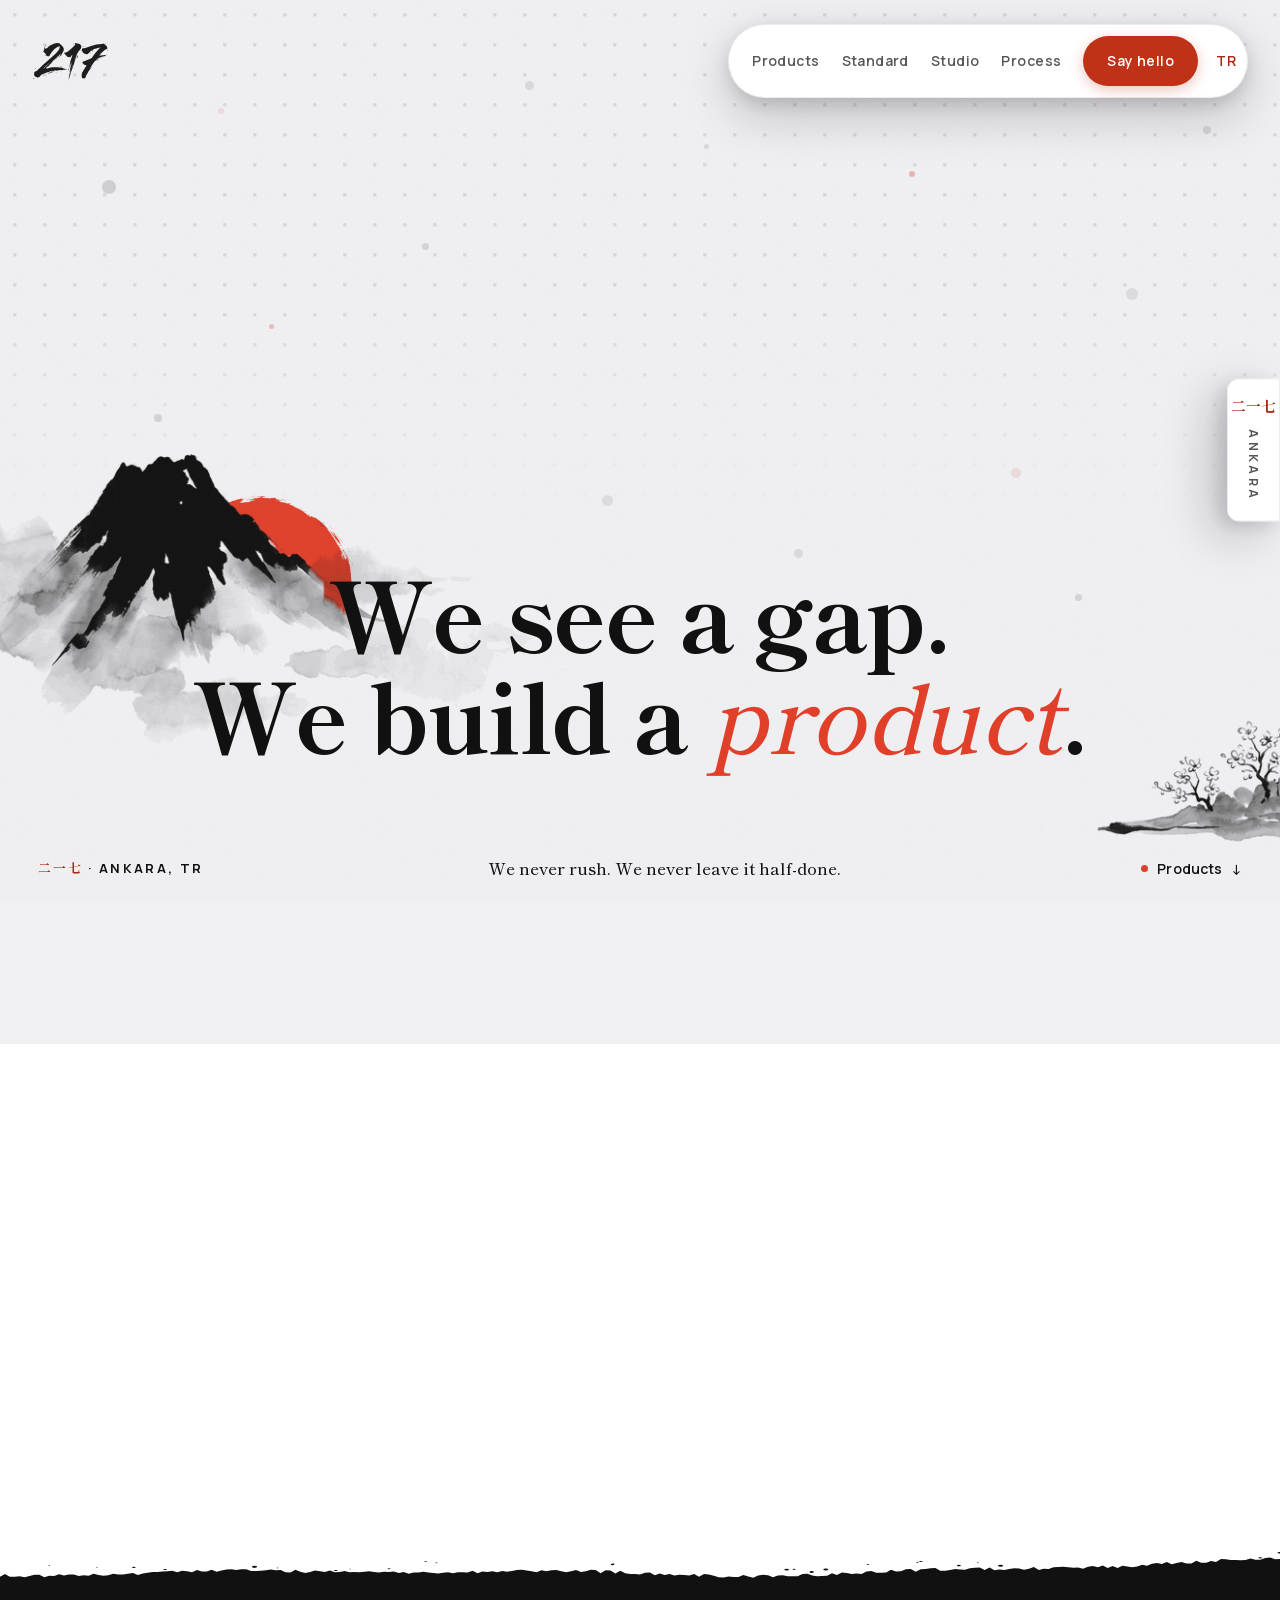
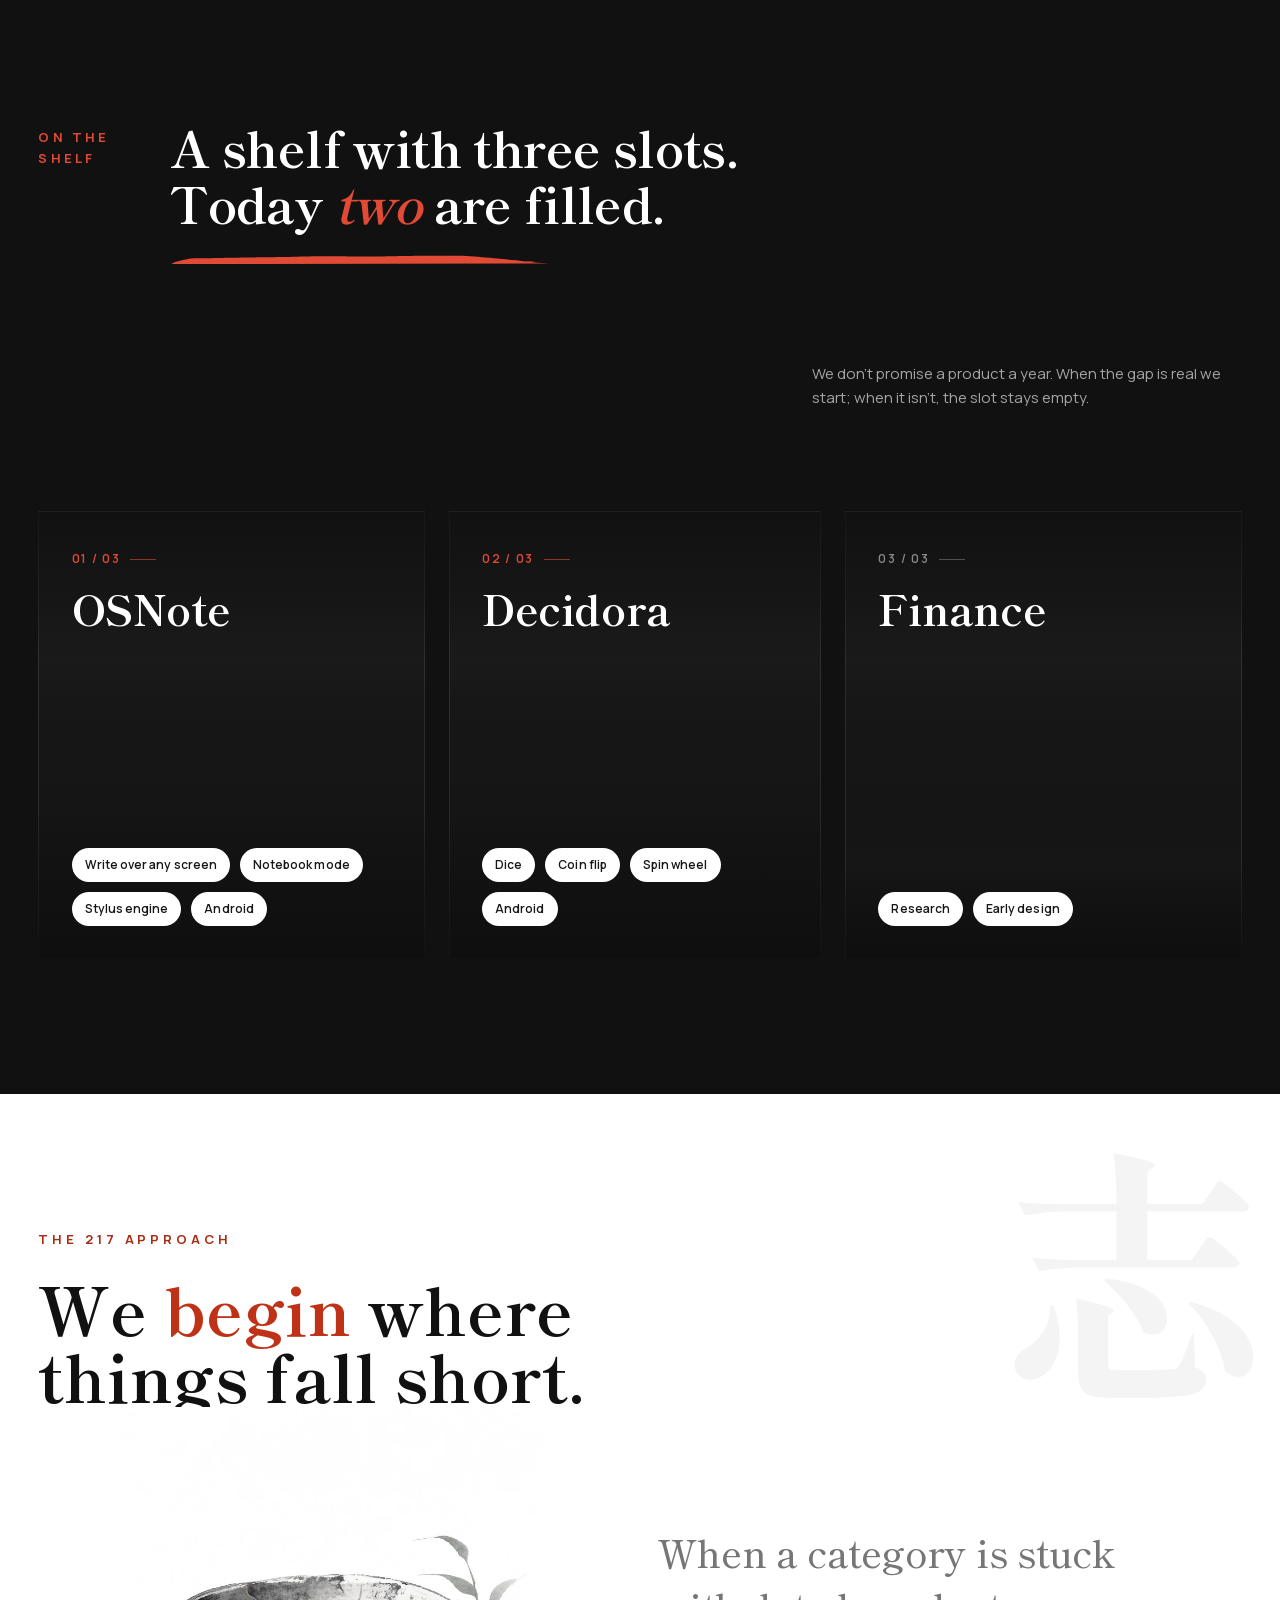
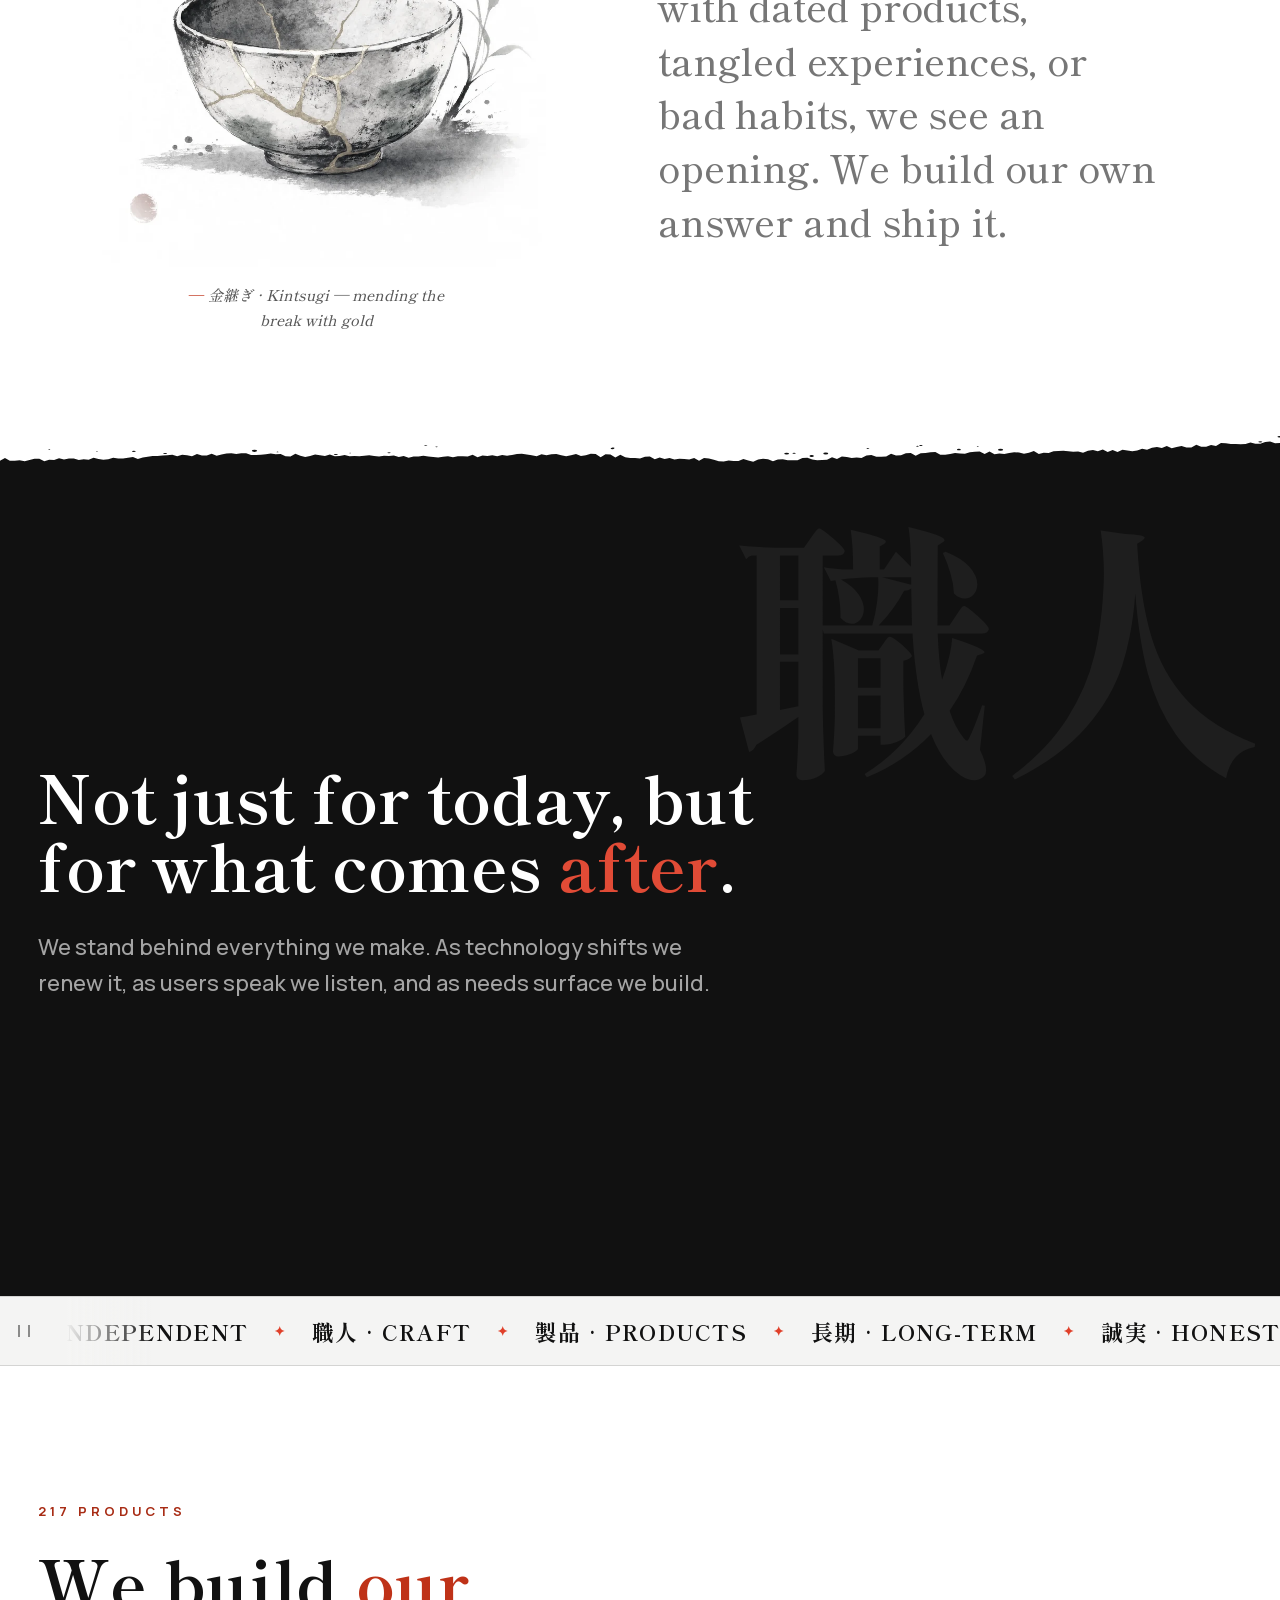
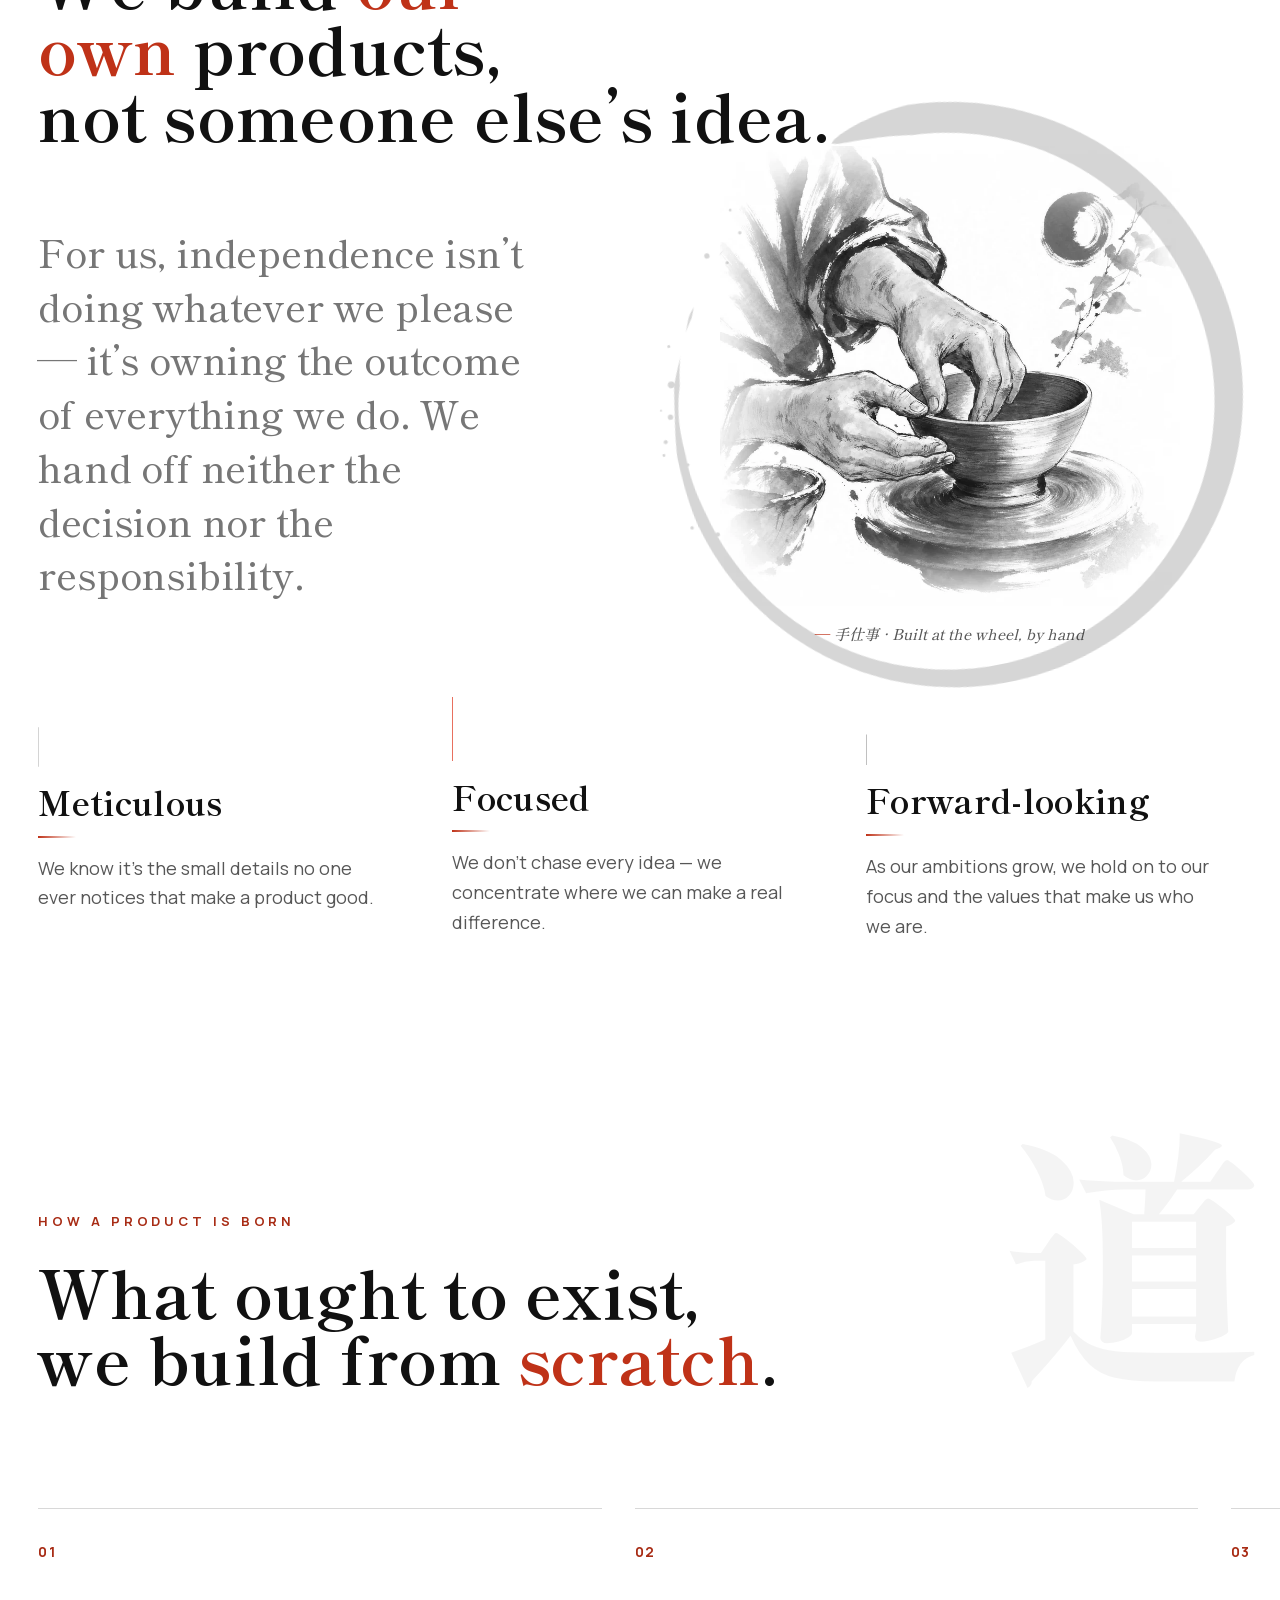
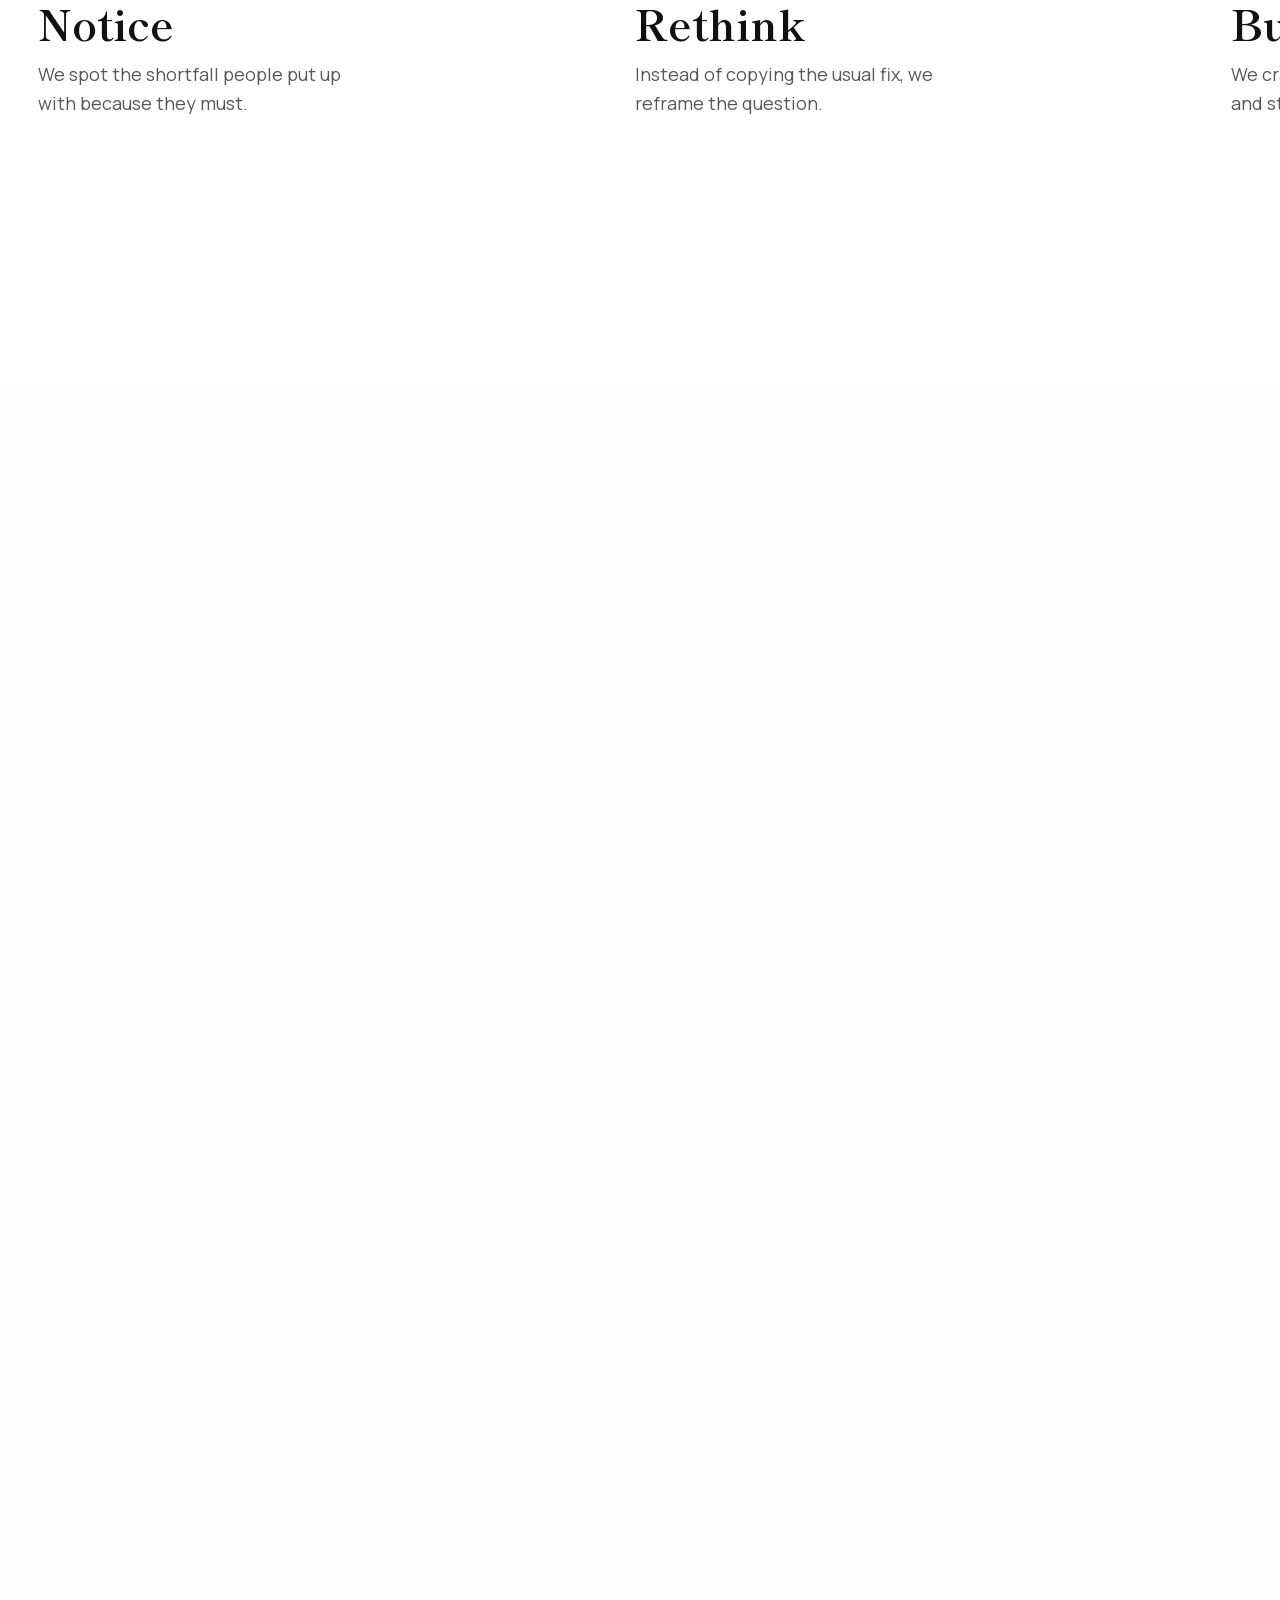
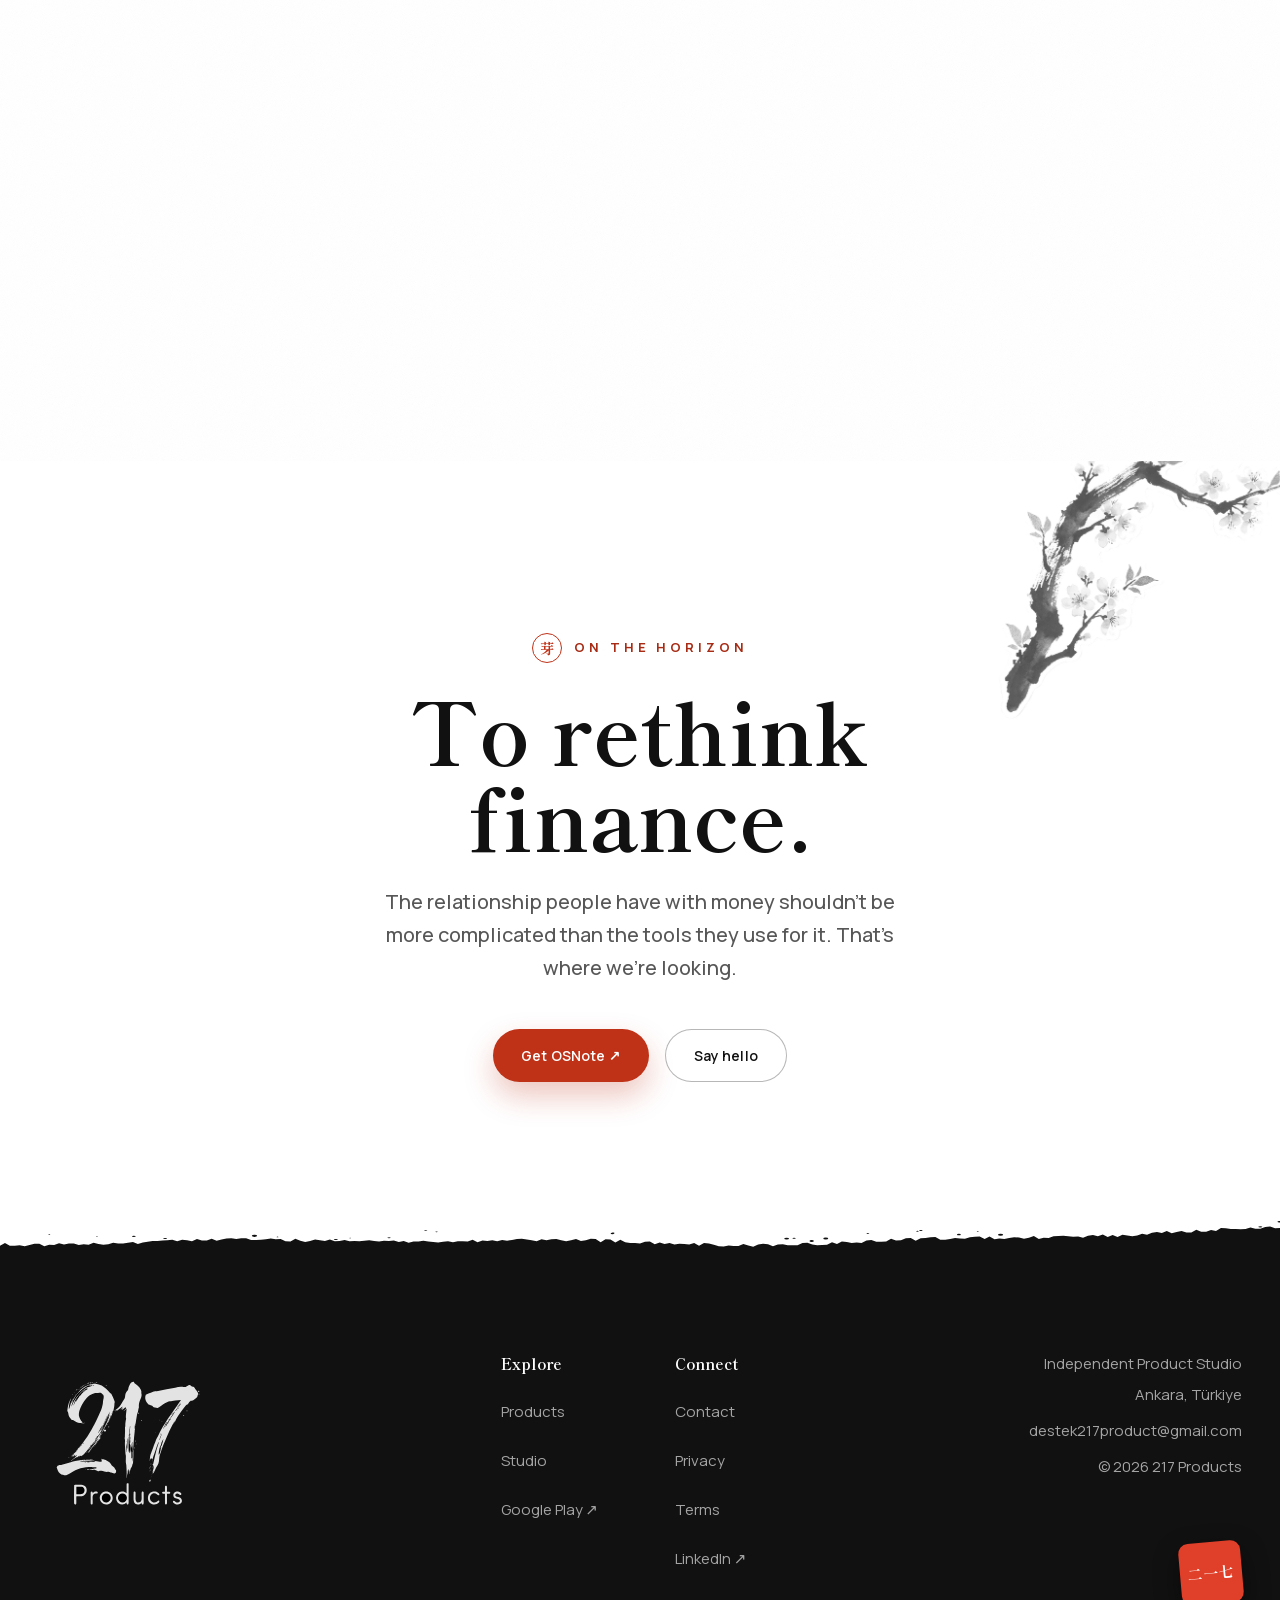
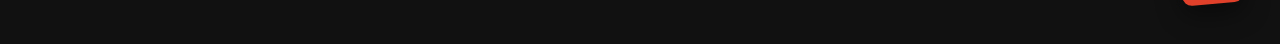
<file: index.html>
<!DOCTYPE html>
<html lang="en">
<head>
  <meta charset="UTF-8">
  <meta name="viewport" content="width=device-width, initial-scale=1.0">
  <!-- TWO ORIGINS, AND ONLY TWO. Cloudflare Web Analytics is the single
       third-party this site talks to: the beacon loads from
       static.cloudflareinsights.com and reports to cloudflareinsights.com.
       Everything else stays 'self'. It was chosen over GA4/Firebase because it
       sets no cookie and no persistent identifier, so it needs no consent
       banner — and a consent banner on this design is a UI addition the design
       has twice refused. The automatic (proxy-injected) install was NOT used:
       this zone is DNS-only and must stay that way or GitHub cannot issue the
       certificate, so the JS-snippet install is the only correct one here. -->
  <meta http-equiv="Content-Security-Policy" content="default-src 'self'; script-src 'self' https://static.cloudflareinsights.com; style-src 'self' 'unsafe-inline'; font-src 'self'; img-src 'self' data:; connect-src 'self' https://cloudflareinsights.com; object-src 'none'; frame-src 'none'; worker-src 'none'; base-uri 'self'; form-action 'none'; manifest-src 'self'">
  <meta name="referrer" content="strict-origin-when-cross-origin">
  <script src="lang-redirect.js?v=18"></script>
  <meta name="theme-color" content="#F0F0F3">
  <meta name="robots" content="index, follow">
  <!-- Search Console ownership for https://217products.com/ (a URL-prefix
       property). The DNS method was avoided deliberately: the Cloudflare zone
       carries the _github-pages-challenge record that keeps the certificate
       alive, and nothing here is worth opening that panel for.
       DO NOT REMOVE — verification is re-checked periodically, and losing it
       loses the sitemap, the index coverage reports and Request Indexing.
       Which account holds which console is in the private notes, not here: this file is
       served verbatim to every visitor, so a comment naming a personal mailbox
       is a published address. Two were found here by an audit and removed. -->
  <meta name="google-site-verification" content="BbNrEQuTB7ah0d3MSGoJRs9t4BGNNeufcB7uvuuwAgs">
  <!-- Bing Webmaster Tools, same reasoning and the same DO-NOT-REMOVE. The two
       consoles sit on different accounts, which is why Bing's "import from
       Search Console" shortcut cannot see the Google property and this site had
       to be added and verified on its own. -->
  <meta name="msvalidate.01" content="BE08853D8CFF083CABEC09C601D21DC7">
  <!-- The title has to carry a word somebody would type. "Independent Product
       Studio" is what we call ourselves, not what anyone searches; the bare
       brand competes with 217productions.com and a wall of part numbers. OSNote,
       Android and Ankara are the three tokens this domain can honestly own. -->
  <!-- "independent" came out of the <title> only: at 62 characters the title
       measured ~613px in the SERP's 20px face, past the ~600px desktop cut, and
       the word Google trimmed was the last one — "Ankara", one of the three
       tokens this title exists to carry. The description still says it. -->
  <title>217 Products — OSNote and Android apps from Ankara</title>
  <meta name="description" content="An independent product studio in Ankara, Turkey. We build OSNote, for writing over any screen, and Decidora, for leaving a choice to chance.">
  <link rel="canonical" href="https://217products.com/">
  <link rel="alternate" hreflang="en" href="https://217products.com/">
  <link rel="alternate" hreflang="tr" href="https://217products.com/tr">
  <link rel="alternate" hreflang="x-default" href="https://217products.com/">
  <meta property="og:type" content="website">
  <meta property="og:site_name" content="217 Products">
  <meta property="og:locale" content="en_US">
  <meta property="og:locale:alternate" content="tr_TR">
  <meta property="og:url" content="https://217products.com/">
  <meta property="og:title" content="217 Products — OSNote, Decidora and independent Android apps from Ankara">
  <meta property="og:description" content="An independent product studio in Ankara, Turkey. We build OSNote, for writing over any screen, and Decidora, for leaving a choice to chance.">
  <meta property="og:image" content="https://217products.com/assets/og-en.jpg?v=1">
  <meta property="og:image:type" content="image/jpeg">
  <meta property="og:image:width" content="1200">
  <meta property="og:image:height" content="630">
  <meta property="og:image:alt" content="217 Products — “We see a gap. We build a product.” over an ink-painted mountain and a vermilion sun">
  <meta name="twitter:image" content="https://217products.com/assets/og-en.jpg?v=1">
  <meta name="twitter:image:alt" content="217 Products — “We see a gap. We build a product.” over an ink-painted mountain and a vermilion sun">
  <meta name="twitter:card" content="summary_large_image">
  <meta name="twitter:title" content="217 Products — OSNote, Decidora and independent Android apps from Ankara">
  <meta name="twitter:description" content="An independent product studio in Ankara, Turkey. We build OSNote, for writing over any screen, and Decidora, for leaving a choice to chance.">
  <link rel="icon" href="/favicon.ico" sizes="any">
  <link rel="icon" type="image/png" sizes="32x32" href="/assets/favicon-32.png">
  <link rel="icon" type="image/png" sizes="48x48" href="/assets/favicon-48.png">
  <link rel="apple-touch-icon" href="/assets/apple-touch-icon.png">
  <link rel="manifest" href="/site.webmanifest">
  <!-- ?v= must match the @font-face URLs in style.css byte for byte, or the
       preload misses and the file is fetched twice. -->
  <link rel="preload" as="font" type="font/woff2" href="assets/fonts/shippori-800.woff2?v=3" crossorigin>
  <link rel="preload" as="font" type="font/woff2" href="assets/fonts/manrope-var.woff2?v=3" crossorigin>
  <link rel="preload" as="image" imagesrcset="assets/horizon-900.webp?s=104 900w, assets/horizon-1400.webp?s=104 1400w, assets/horizon.webp?s=104 1920w" imagesizes="(max-width: 1018px) 1400px, 106vw" fetchpriority="high">
  <link rel="preload" as="image" href="assets/sun-ink.webp?s=101" fetchpriority="high">
  <link rel="stylesheet" href="style.css?v=180">
  <script type="application/ld+json">
  {"@context": "https://schema.org", "@type": "Organization", "@id": "https://217products.com/#organization", "name": "217 Products", "alternateName": ["217", "217products"], "url": "https://217products.com/", "logo": "https://217products.com/assets/icon-512.png", "image": "https://217products.com/assets/og-en.jpg?v=1", "description": "An independent product studio reaching from Ankara to the world. Where we see a gap, we build products that are fast, simple, and made to last.", "email": "destek217product@gmail.com", "foundingDate": "2026", "sameAs": ["https://play.google.com/store/apps/developer?id=217+Products", "https://www.linkedin.com/company/217-products"], "contactPoint": {"@type": "ContactPoint", "contactType": "customer support", "email": "destek217product@gmail.com", "availableLanguage": ["tr", "en"]}, "address": {"@type": "PostalAddress", "addressLocality": "Ankara", "addressRegion": "Ankara", "addressCountry": "TR"}}
  </script>
  <script type="application/ld+json">
  {"@context": "https://schema.org", "@type": "WebSite", "@id": "https://217products.com/#website", "name": "217 Products", "alternateName": ["217", "217products"], "url": "https://217products.com/", "inLanguage": ["en", "tr"], "publisher": {"@id": "https://217products.com/#organization"}}
  </script>
  <script type="application/ld+json">
  {"@context": "https://schema.org", "@type": "MobileApplication", "@id": "https://217products.com/#osnote", "name": "OSNote", "description": "Write and draw over any screen on Android, keep notebooks with lined, grid and dotted pages, and write with a stylus while your palm rests on the glass.", "operatingSystem": "Android", "applicationCategory": "UtilitiesApplication", "image": "https://217products.com/assets/osnote-card.webp?s=237e3aac", "url": "https://217products.com/osnote/", "installUrl": "https://play.google.com/store/apps/details?id=com.kurapika.onscreennote", "offers": {"@type": "Offer", "price": "0", "priceCurrency": "TRY"}, "publisher": {"@id": "https://217products.com/#organization"}}
  </script>
  <script type="application/ld+json">
  {"@context": "https://schema.org", "@type": "MobileApplication", "@id": "https://217products.com/#decidora", "name": "Decidora", "alternateName": "Decidora: Dice, Coin & Wheel", "description": "Roll dice from d4 to d100, flip a coin that keeps count, or spin a wheel of your own options. Free, with no ads; needs no account or internet to use.", "operatingSystem": "Android", "applicationCategory": "EntertainmentApplication", "image": "https://217products.com/assets/decidora-card.webp?w=1", "screenshot": "https://217products.com/assets/decidora/dice-2d6.webp?w=1", "url": "https://217products.com/decidora/", "installUrl": "https://play.google.com/store/apps/details?id=com.kurapikamih.decidora", "offers": {"@type": "Offer", "price": "0", "priceCurrency": "TRY"}, "publisher": {"@id": "https://217products.com/#organization"}}
  </script>
</head>
<body>
  <a class="skip-link" href="#main">Skip to content</a>
  <div class="scroll-ink" aria-hidden="true"></div>


  <header class="nav">
    <a class="brand" href="/" aria-label="217 Products home">
      <img class="brand-mark" src="assets/logo-217.svg?w=1" alt="217 Products" width="75" height="40">
    </a>
    <button type="button" class="nav-toggle" id="navToggle" aria-label="Open menu" aria-controls="navLinks" aria-expanded="false"><i class="toggle-brush" aria-hidden="true"></i><span></span><span></span><span></span></button>
    <nav class="nav-links" id="navLinks" aria-label="Main">
      <a href="#products">Products</a>
      <a href="#craft">Standard</a>
      <a href="#studio">Studio</a>
      <a href="#process">Process</a>
      <a class="nav-cta" href="mailto:destek217product@gmail.com" data-mail>Say hello</a>
      <a class="nav-alt" href="/tr" hreflang="tr" lang="tr" data-lang="tr" aria-label="TR — Türkçe">TR</a>
    </nav>
  </header>

  <aside class="tate" aria-hidden="true"><span class="seal" lang="ja">二一七</span><span class="tate-t">ANKARA</span></aside>

  <main id="main">

    <!-- 1 · HERO — the plate at the foot, the sun behind it. The stage is the
         hero's sticky range: parked for its own ride, then it leaves with the
         page instead of being drawn under all of it (see .hero-stage). -->
    <div class="hero-stage">
    <section class="hero">
      <div class="hero-ground" id="scene" aria-hidden="true">
        <span class="sun-clip"><span class="sun" id="sun"><img class="sun-ink" src="assets/sun-ink.webp?s=101" alt="" aria-hidden="true" width="320" height="320" decoding="sync" fetchpriority="high"><i class="sun-fill"></i></span></span>
        <img decoding="async" class="hz" data-depth="0.22" data-sun-x="0.220" data-ridge="0.229" src="assets/horizon.webp?s=104" srcset="assets/horizon-900.webp?s=104 900w, assets/horizon-1400.webp?s=104 1400w, assets/horizon.webp?s=104 1920w" sizes="(max-width: 1018px) 1400px, 106vw" alt="" aria-hidden="true" width="1920" height="717" fetchpriority="high">
      </div>
      <div class="specks" aria-hidden="true"><i></i><i></i><i></i><i></i><i></i><i></i><i></i><i></i><i></i><i></i><i></i><i></i><i></i><i></i><i></i><i></i></div>

      <h1 class="hero-head rise">
        <span class="hero-line">We see a gap.</span>
        <span class="hero-line">We build a <em>product</em>.</span>
      </h1>

      <div class="hero-foot">
        <p class="foot-l rise"><span class="seal" lang="ja">二一七</span> · ANKARA, TR</p>
        <p class="foot-c rise">We never rush. We never leave it half-done.</p>
        <a class="foot-r rise" href="#products">Products <span aria-hidden="true">↓</span></a>
      </div>
    </section>

    <!-- the hero keeps the screen while the disc burns and floods -->
    <div class="hero-run" aria-hidden="true"></div>
    </div>

    <!-- 2 · PRODUCTS -->
    <section class="products on-ink" id="products"><i class="bleed bleed-top" aria-hidden="true"></i>
      <div class="shelf-head">
        <p class="shelf-eyebrow" data-slide="-1">ON THE SHELF</p>
        <div class="shelf-text" data-slide="1">
          <!-- the newline between the two .ln blocks is load-bearing: without it
               textContent reads "…three slots.Today two are filled." for anything
               that parses the raw HTML. Both are display:block, so the whitespace
               is collapsed away and nothing moves. -->
          <h2 class="shelf-line"><span class="ln">A shelf with three slots.</span>
            <span class="ln">Today <em>two</em> are filled.</span></h2>
          <span class="shelf-rule" aria-hidden="true"></span>
        </div>
        <p class="shelf-note" data-slide="1">We don’t promise a product a year. When the gap is real we start; when it isn’t, the slot stays empty.</p>
      </div>

      <div class="slots">
        <article class="slot is-live">
          <span class="slot-media" aria-hidden="true">
            <img src="assets/osnote-card.webp?s=237e3aac" alt="OSNote on an Android phone: a stylus has just drawn a vermilion ring over the screen, around the photo that is already open underneath." width="900" height="1206" loading="lazy" decoding="async">
            <span class="slot-seal" lang="ja">壱</span>
          </span>
          <div class="slot-top">
            <p class="slot-n">01 / 03</p>
            <h3 class="slot-name">OSNote</h3>
          </div>
          <div class="slot-foot">
            <ul class="slot-tags">
              <li>Write over any screen</li><li>Notebook mode</li><li>Stylus engine</li><li>Android</li>
            </ul>
          </div>
          <!-- The panel opens the product's own page, not the store: that page
               carries the Play button (and the referrer note that goes with it),
               plus what the app does, what is free and what the policies say. -->
          <a class="slot-hit" href="/osnote/"><span class="sr-only">OSNote — what it does and where to get it</span></a>
        </article>

        <article class="slot is-live">
          <span class="slot-media" aria-hidden="true">
            <img src="assets/decidora-card.webp?w=1" alt="Decidora: an ink-painted die turning in the dark, its single pip the vermilion sun." width="900" height="1206" loading="lazy" decoding="async">
            <span class="slot-seal" lang="ja">弐</span>
          </span>
          <div class="slot-top">
            <p class="slot-n">02 / 03</p>
            <h3 class="slot-name">Decidora</h3>
          </div>
          <div class="slot-foot">
            <ul class="slot-tags">
              <li>Dice</li><li>Coin flip</li><li>Spin wheel</li><li>Android</li>
            </ul>
          </div>
          <a class="slot-hit" href="/decidora/"><span class="sr-only">Decidora — what it does and where to get it</span></a>
        </article>

        <article class="slot is-soon">
          <span class="slot-media" aria-hidden="true">
            <span class="slot-wash"></span>
            <span class="slot-mark" lang="ja">仕込</span>
            <span class="slot-say">We’re working on it.</span>
          </span>
          <div class="slot-top">
            <p class="slot-n">03 / 03</p>
            <h3 class="slot-name">Finance</h3>
          </div>
          <div class="slot-foot">
            <ul class="slot-tags"><li>Research</li><li>Early design</li></ul>
          </div>
        </article>
      </div>

    </section>

    <!-- 3 · APPROACH -->
    <section class="statement">
      <span class="section-seal" aria-hidden="true" lang="ja">志</span>
      <p class="eyebrow rise">THE 217 APPROACH</p>
      <h2 class="display rise">We <span class="gold">begin</span> where things fall short.</h2>
      <figure class="section-art rise">
        <img loading="lazy" decoding="async" src="assets/kintsugi.webp?w=1" alt="A sumi-e kintsugi tea bowl, its cracks mended with gold" width="880" height="880">
        <figcaption><span lang="ja">金継ぎ</span> · Kintsugi — mending the break with gold</figcaption>
      </figure>
      <p class="brighten" data-brighten>When a category is stuck with dated products, tangled experiences, or bad habits, we see an opening. We build our own answer and ship it.</p>
    </section>

    <!-- 4 · CRAFT (immersive parallax) -->
    <section class="craft on-ink" id="craft"><i class="bleed bleed-top" aria-hidden="true"></i>
      <span class="section-seal" aria-hidden="true" lang="ja">職人</span>
      <div class="craft-inner">
        <h2 class="display rise">Not just for today, but for what comes <span class="gold">after</span>.</h2>
        <p class="craft-lead rise">We stand behind everything we make. As technology shifts we renew it, as users speak we listen, and as needs surface we build.</p>
      </div>
    </section>

    <!-- 2 · MARQUEE -->
    <!-- aria-hidden sits on the ROW, not the band: the band now holds a real
         control, and a control inside an aria-hidden subtree is a control no
         screen reader can reach. -->
    <div class="marquee">
      <button type="button" class="marq-hold" id="marqHold" aria-pressed="false" aria-label="Pause the scrolling band" data-label-play="Resume the scrolling band"></button>
      <div class="marquee-row" id="marqRow" aria-hidden="true">
        <span>独立 · INDEPENDENT</span><span class="dot">✦</span><span>職人 · CRAFT</span><span class="dot">✦</span><span>製品 · PRODUCTS</span><span class="dot">✦</span><span>長期 · LONG-TERM</span><span class="dot">✦</span><span>誠実 · HONEST</span><span class="dot">✦</span>
        <span>独立 · INDEPENDENT</span><span class="dot">✦</span><span>職人 · CRAFT</span><span class="dot">✦</span><span>製品 · PRODUCTS</span><span class="dot">✦</span><span>長期 · LONG-TERM</span><span class="dot">✦</span><span>誠実 · HONEST</span><span class="dot">✦</span>
      </div>
    </div>

    <!-- 5 · STUDIO / VALUES -->
    <section class="studio" id="studio">
      <p class="eyebrow rise">217 PRODUCTS</p>
      <h2 class="display rise">We build <span class="gold">our own</span> products, <br class="br-lg">not someone else’s idea.</h2>
      <div class="wheel rise"><span class="wheel-ring" aria-hidden="true"></span><figure class="section-art rise">
        <img loading="lazy" decoding="async" src="assets/potter.webp?w=1" alt="Sumi-e hands shaping a bowl at the potter’s wheel" width="880" height="880">
        <figcaption><span lang="ja">手仕事</span> · Built at the wheel, by hand</figcaption>
      </figure></div>
      <p class="brighten" data-brighten>For us, independence isn’t doing whatever we please — it’s owning the outcome of everything we do. We hand off neither the decision nor the responsibility.</p>
      <div class="values">
        <article class="value rise" data-spoke="1"><span class="spoke" aria-hidden="true"></span>
          <h3>Meticulous</h3>
          <p>We know it’s the small details no one ever notices that make a product good.</p>
        </article>
        <article class="value rise" data-spoke="2"><span class="spoke" aria-hidden="true"></span>
          <h3>Focused</h3>
          <p>We don’t chase every idea — we concentrate where we can make a real difference.</p>
        </article>
        <article class="value rise" data-spoke="3"><span class="spoke" aria-hidden="true"></span>
          <h3>Forward-looking</h3>
          <p>As our ambitions grow, we hold on to our focus and the values that make us who we are.</p>
        </article>
      </div>
    </section>

    <!-- 6 · PROCESS -->
    <section class="process" id="process">
      <span class="section-seal" aria-hidden="true" lang="ja">道</span>
      <p class="eyebrow rise">HOW A PRODUCT IS BORN</p>
      <h2 class="display rise">What ought to exist, we build from <span class="gold">scratch</span>.</h2>
      <div class="emaki"><ol class="steps">
        <li class="rise"><span class="step-n">01</span><span class="step-t">Notice</span><span class="step-d">We spot the shortfall people put up with because they must.</span><span class="step-mark" aria-hidden="true"></span></li>
        <li class="rise"><span class="step-n">02</span><span class="step-t">Rethink</span><span class="step-d">Instead of copying the usual fix, we reframe the question.</span><span class="step-mark" aria-hidden="true"></span></li>
        <li class="rise"><span class="step-n">03</span><span class="step-t">Build</span><span class="step-d">We craft a product that’s simple, fast, and stable.</span><span class="step-mark" aria-hidden="true"></span></li>
        <li class="rise"><span class="step-n">04</span><span class="step-t">Stay with it</span><span class="step-d">After launch we listen, fix, and keep improving.</span><span class="step-mark" aria-hidden="true"></span></li>
      </ol></div>
    </section>


    <!-- 8 · FINAL -->
    <section class="final">
      <img class="final-branch" loading="lazy" decoding="async" src="assets/branch.webp?w=1" alt="" aria-hidden="true" data-parallax="0.16" width="684" height="555">
      <p class="eyebrow rise"><span class="growing-mark" aria-hidden="true" lang="ja">芽</span>ON THE HORIZON</p>
      <h2 class="display big rise">To rethink <br class="br-lg">finance.</h2>
      <p class="final-lead rise">The relationship people have with money shouldn’t be more complicated than the tools they use for it. That’s where we’re looking.</p>
      <div class="cta rise">
        <!-- see the Turkish file: the primary used to scroll backwards -->
        <a class="btn primary" href="https://play.google.com/store/apps/details?id=com.kurapika.onscreennote" target="_blank" rel="noopener">Get OSNote ↗</a>
        <a class="btn quiet" href="mailto:destek217product@gmail.com" data-mail>Say hello</a>
      </div>
    </section>

    <!-- FOOTER -->
      </main>

<footer class="foot on-ink"><i class="bleed bleed-top" aria-hidden="true"></i>
      <span class="foot-seal" aria-hidden="true" lang="ja">二一七</span>
      <!-- 69 KB of brushed path data for a 128px mark at the very bottom of the
           page: it has no business on the opening request. The idle warm-up in
           main.js promotes it well before anyone scrolls this far. -->
      <img class="foot-logo" src="assets/logo-full.svg?w=1" alt="217 Products" width="300" height="300" loading="lazy" decoding="async">
      <nav class="foot-nav" aria-label="Footer">
        <div class="foot-col">
          <span class="foot-h">Explore</span>
          <a href="#products">Products</a>
          <a href="#studio">Studio</a>
          <!-- the developer page, not one listing: it is the one Play address
               that shows every app on the shelf -->
          <a href="https://play.google.com/store/apps/developer?id=217+Products" target="_blank" rel="noopener">Google Play ↗</a>
        </div>
        <div class="foot-col">
          <span class="foot-h">Connect</span>
          <a href="mailto:destek217product@gmail.com" data-mail>Contact</a>
          <!-- ON THE DOMAIN NOW, and it matters twice over. A github.io user
               page is bound to the ACCOUNT NAME: rename or delete the account
               and semihkizilyelfla-jpg.github.io becomes claimable, at which
               point the live footer would link "Privacy Policy" to a page
               somebody else controls. It is also the one page an outside
               property (the Play listing) can legitimately link to, and that
               link should land on this domain, not on another host. -->
          <a href="/privacy">Privacy</a>
          <a href="/terms">Terms</a>
          <a href="https://www.linkedin.com/company/217-products" target="_blank" rel="noopener">LinkedIn ↗</a>
        </div>
      </nav>
      <div class="foot-meta">
        <span>Independent Product Studio</span>
        <span>Ankara, Türkiye</span>
        <a href="mailto:destek217product@gmail.com" data-mail data-mail-text>destek217product@gmail.com</a>
        <span>© 2026 217 Products</span>
      </div>
    </footer>

  

  <script src="vendor/gsap.min.js?v=3.15.0"></script>
  <script src="vendor/ScrollTrigger.min.js?v=3.15.0"></script>
  <script src="vendor/lenis.min.js?v=1.3.25"></script>
  <script src="main.js?v=125"></script>
  <!-- Cloudflare Web Analytics. type='module' defers on its own, so it cannot
       block the opening choreography. Deliberately NOT on privacy.html /
       gizlilik.html: those keep script-src 'none', which is a claim worth more
       than knowing how many people read the policy. -->
  <script type="module" src="https://static.cloudflareinsights.com/beacon.min.js" data-cf-beacon='{"token": "d9107c4dfead4c3daf2514b746a87726"}'></script>
</body>
</html>
</file>
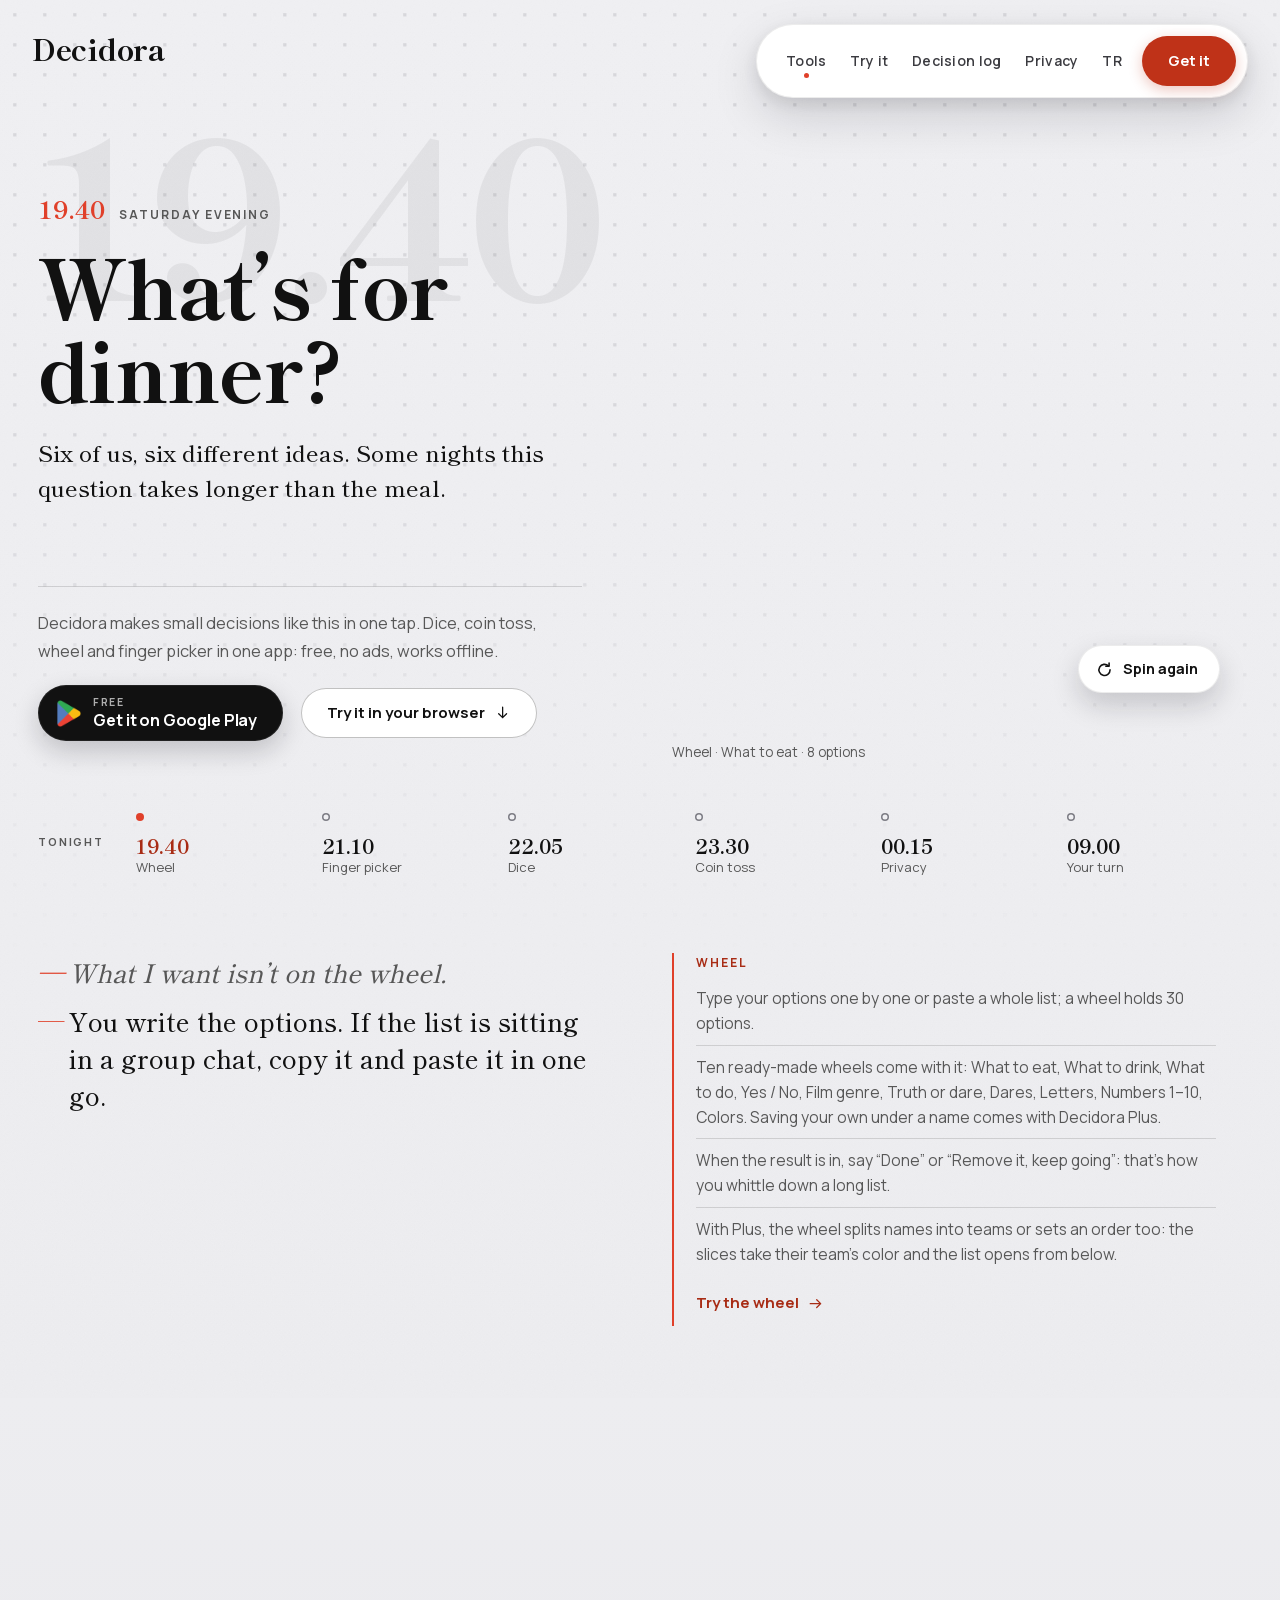
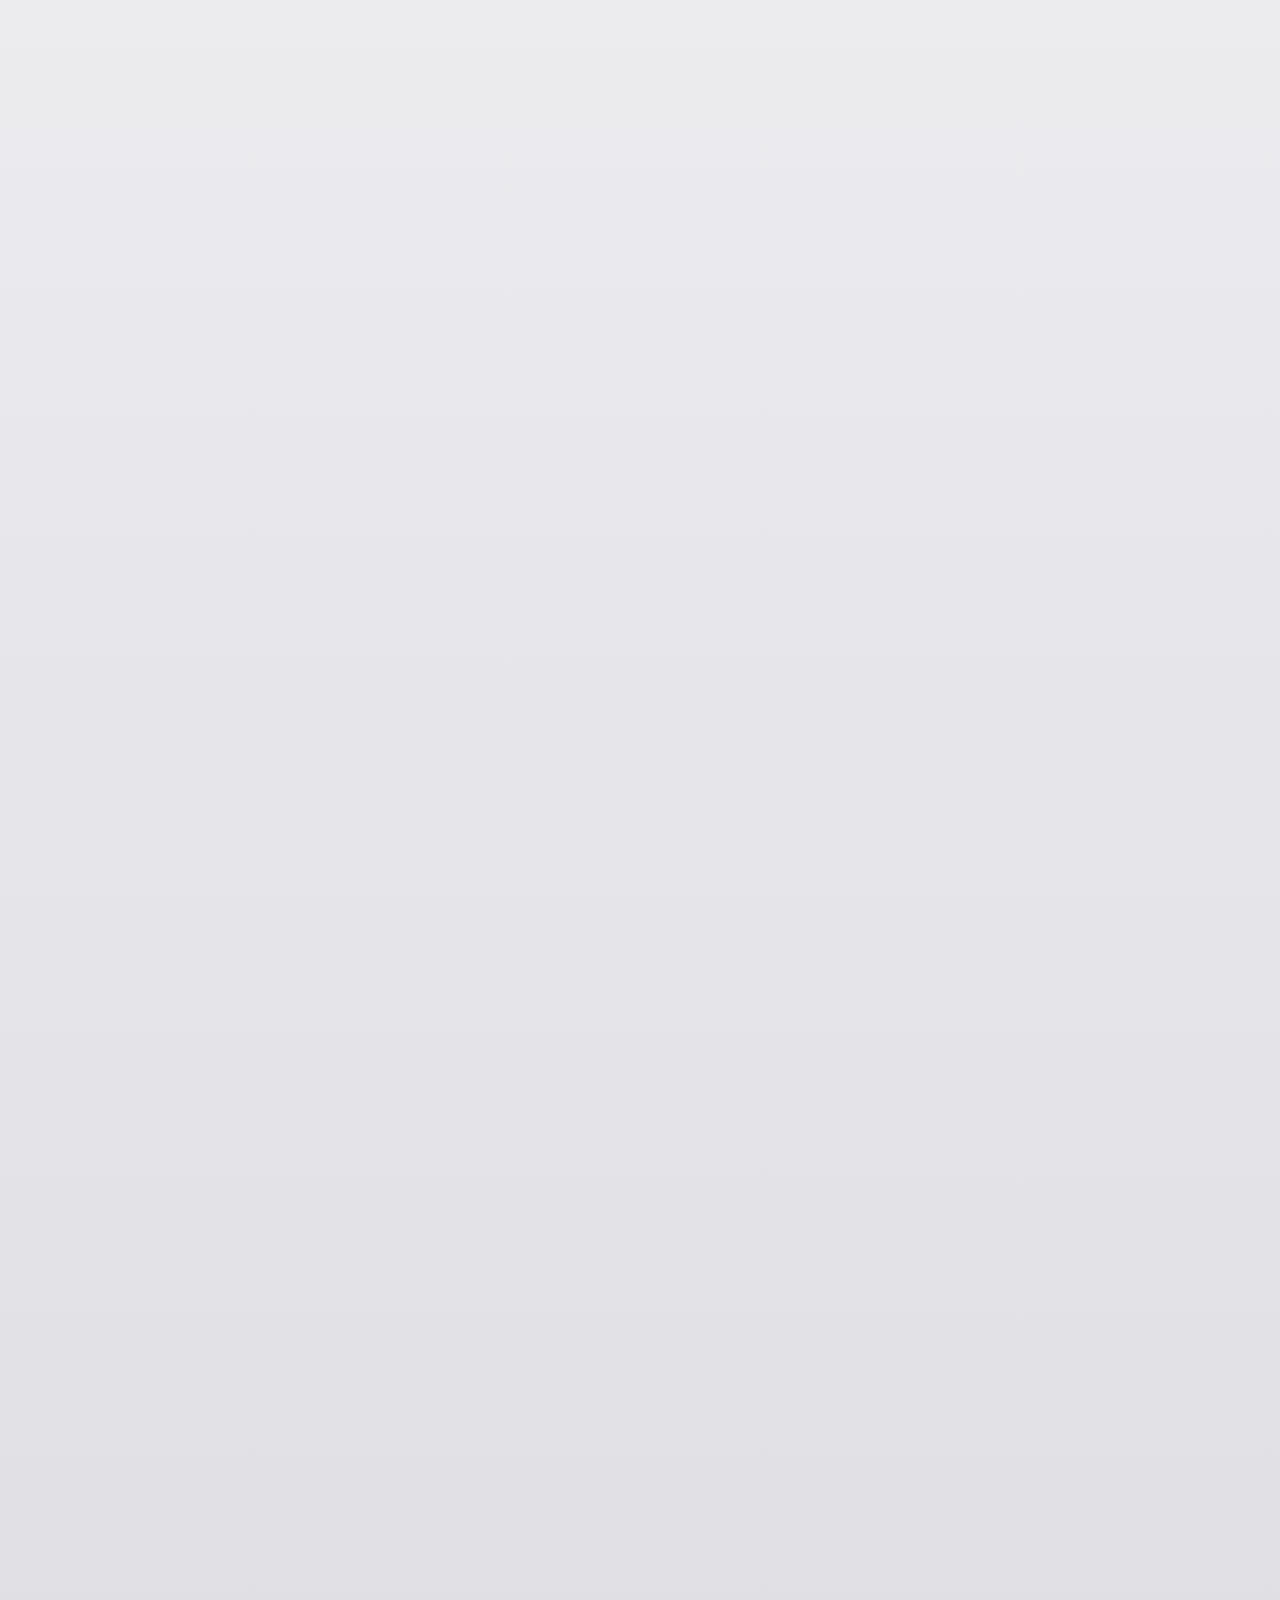
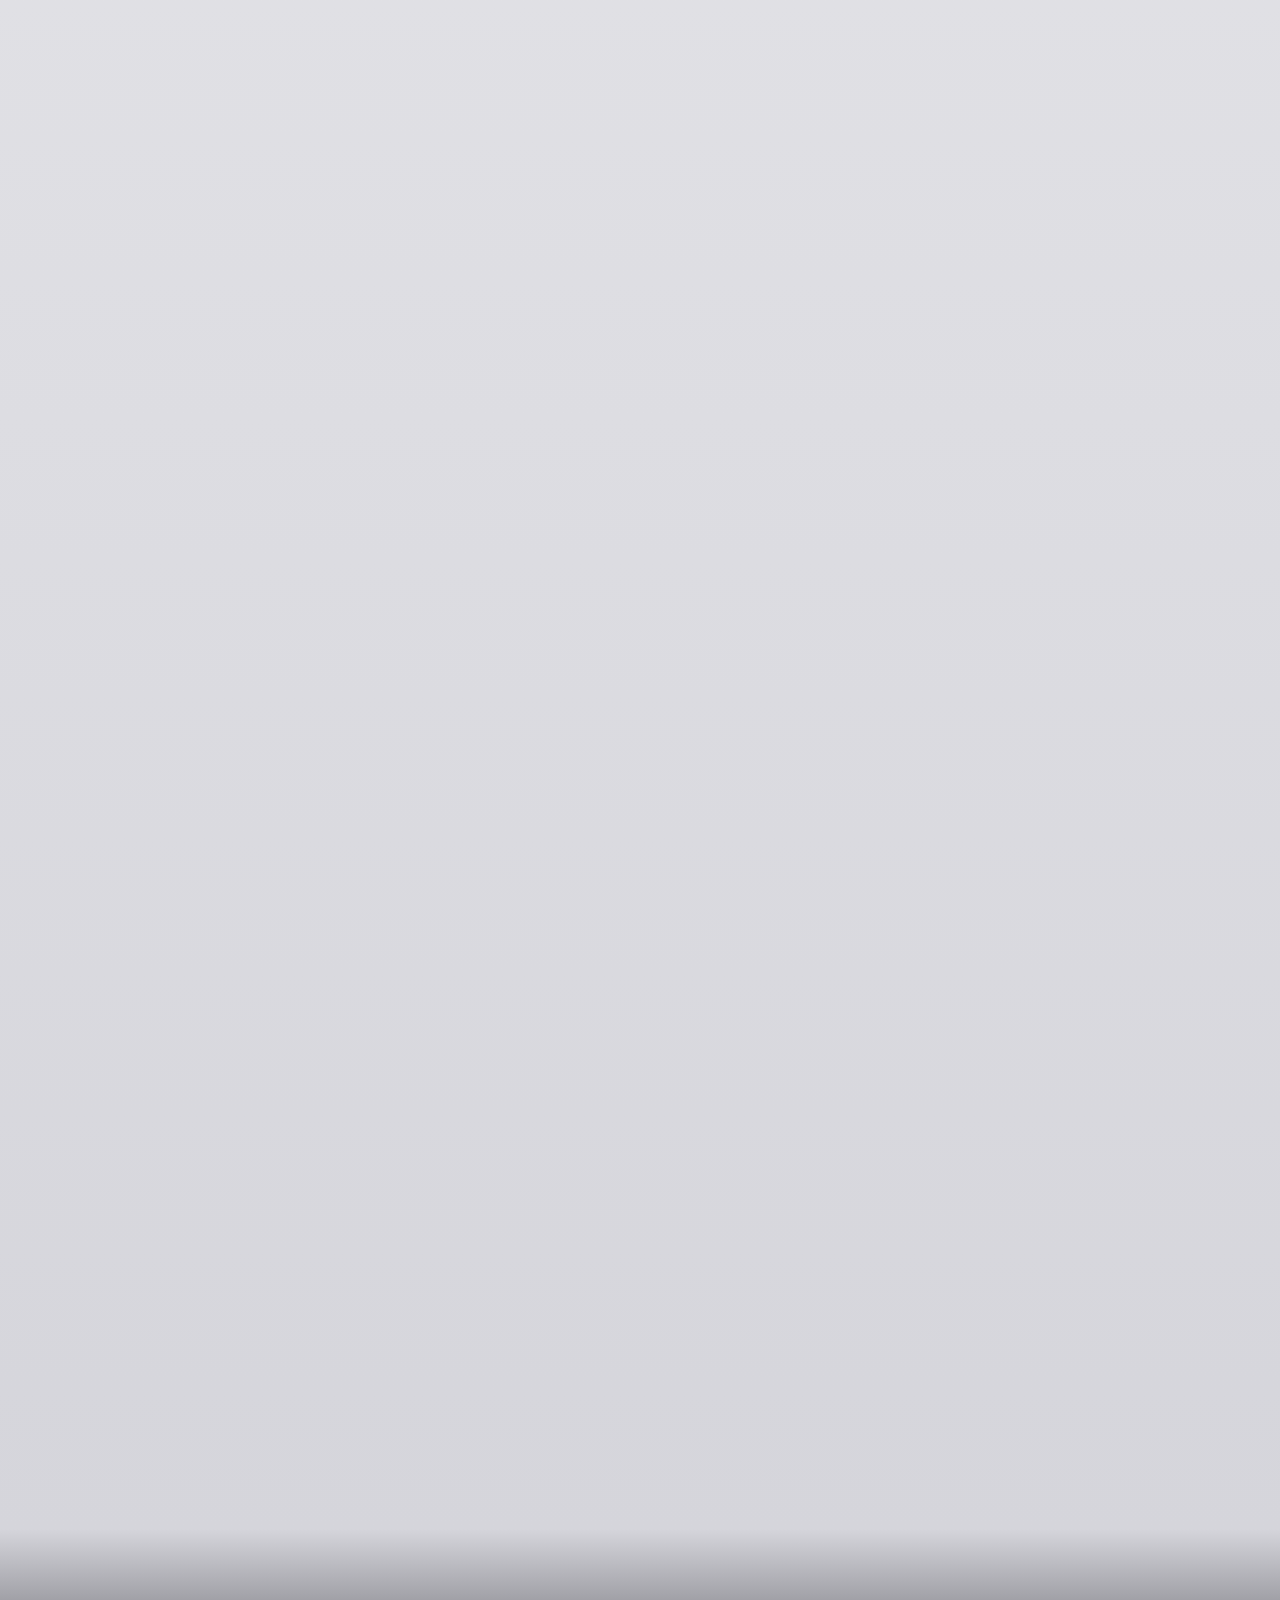
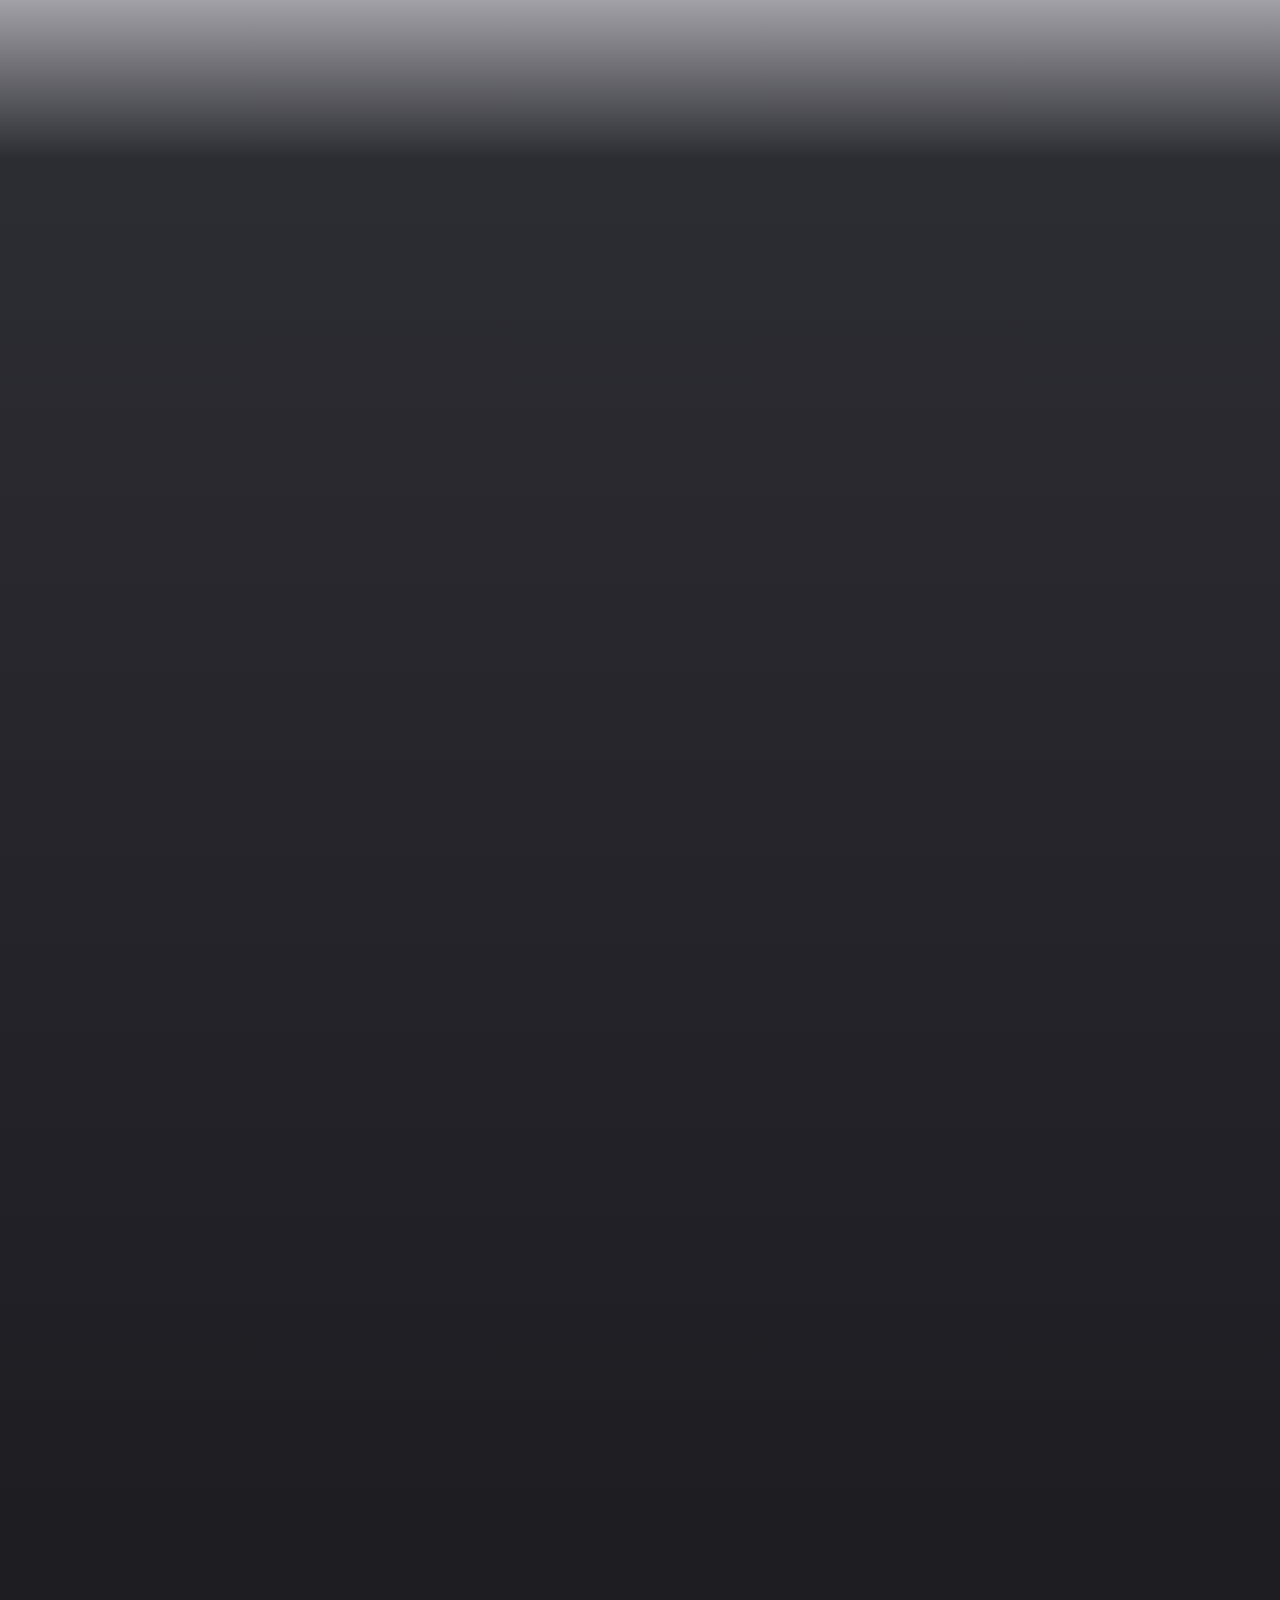
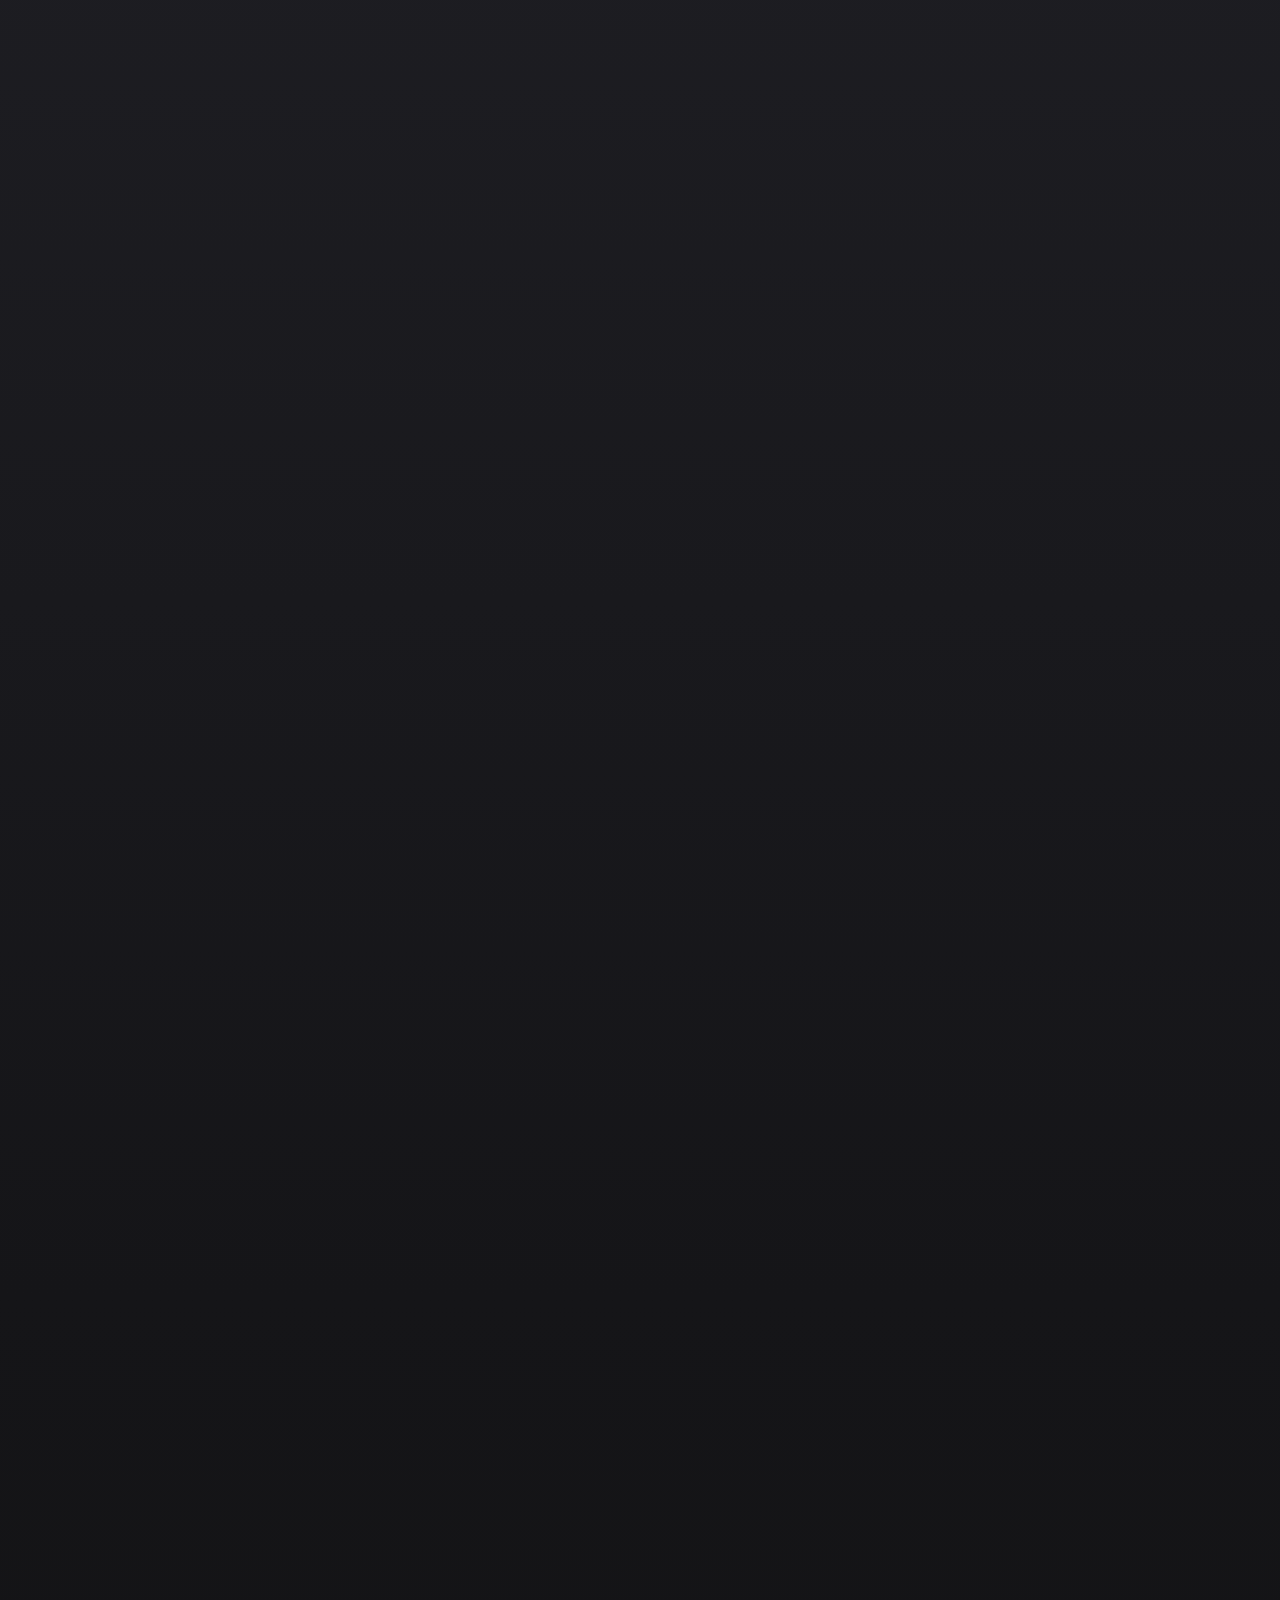
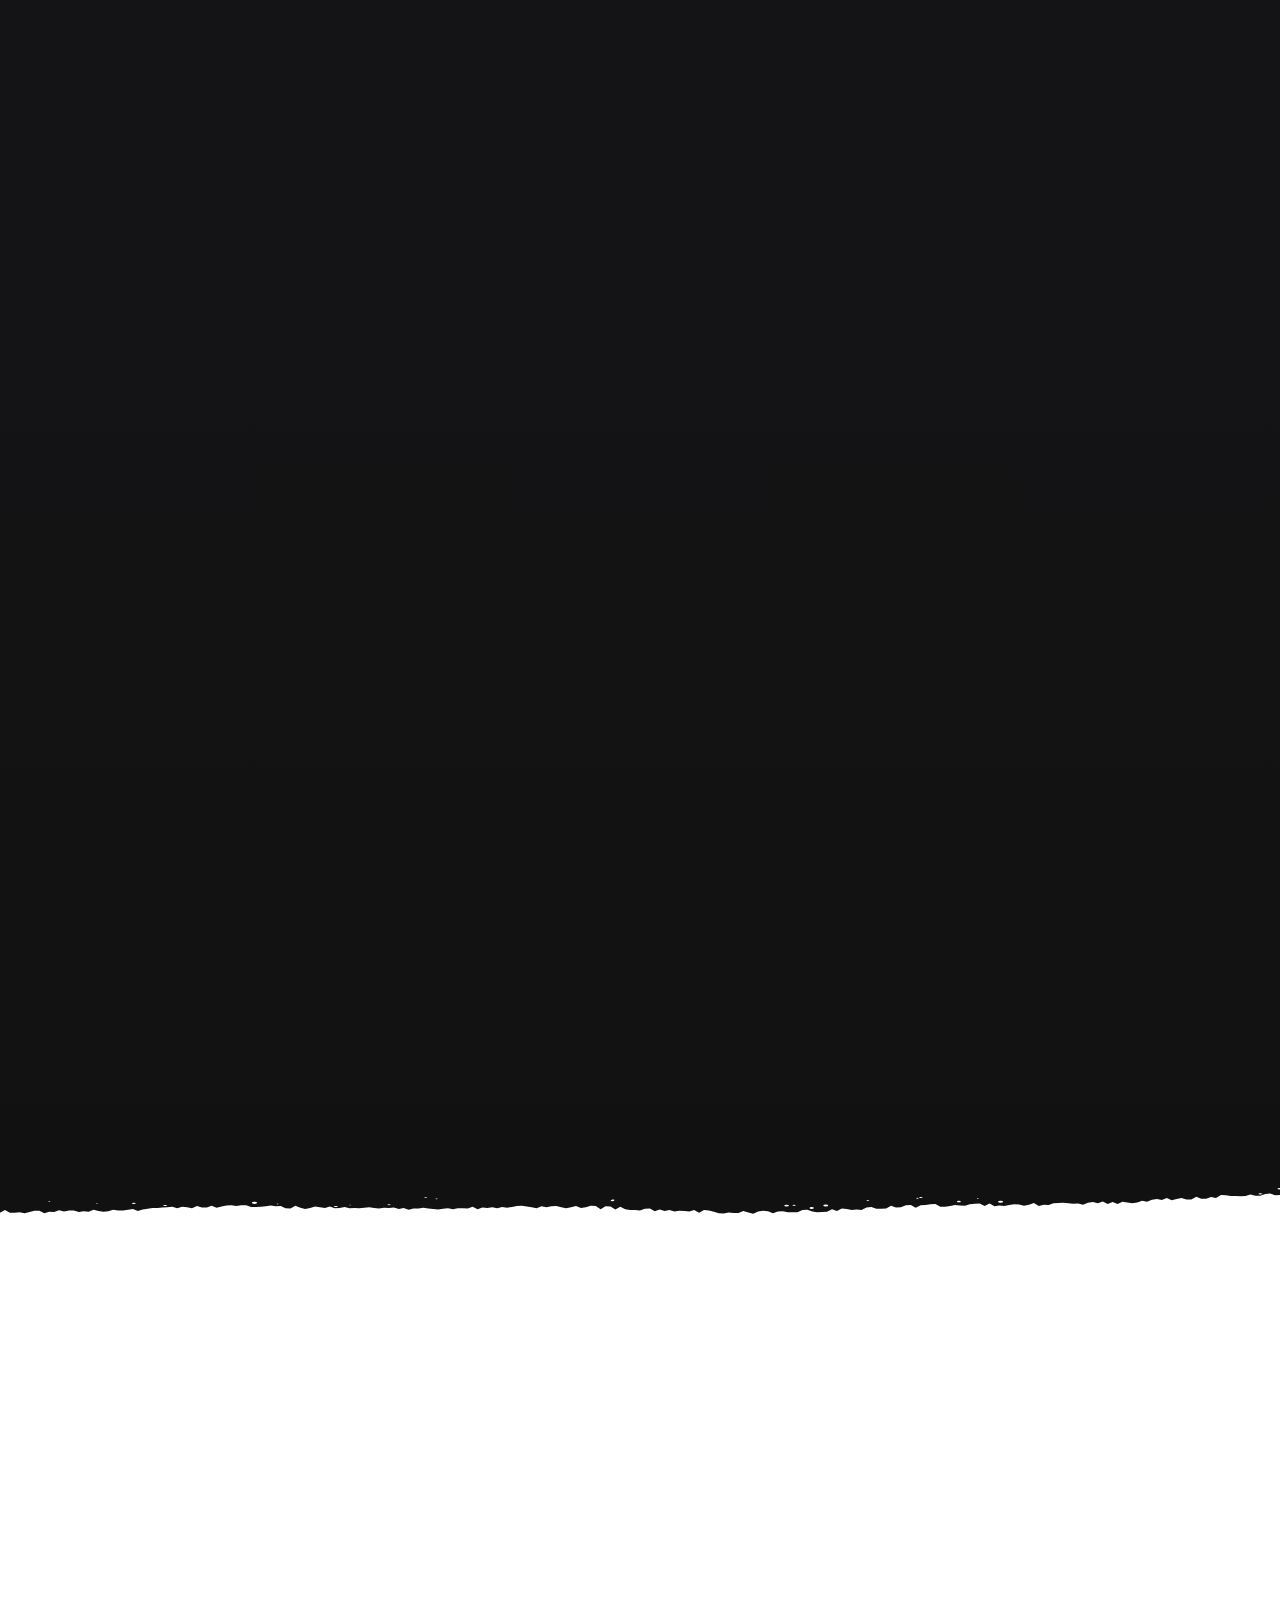
<file: decidora/index.html>
<!doctype html>
<html lang="en" class="js-yok">
<head>
  <meta charset="utf-8">
  <!-- Güvenlik: sayfa yalnız kendi dosyalarını yükler (dış istek, form, eklenti, çerçeve yok);
       satır içi betik yalnız özetiyle çalışır (araclar/csp.mjs), HTML'e metin basan yöntemler
       Trusted Types ile kapalı. Türkçe sayfanın (index.html) İngilizce ikizi; yapı birebir aynı. -->
  <meta http-equiv="Content-Security-Policy" content="default-src 'none'; script-src 'self' 'sha256-vGG7hSK7prH6thXmGrmKSlw5GPly/QSp4qX/2ckza58='; style-src 'self'; img-src 'self' data:; font-src 'self'; connect-src 'self'; media-src 'self'; manifest-src 'self'; base-uri 'none'; form-action 'none'; upgrade-insecure-requests; require-trusted-types-for 'script'; trusted-types decidora">
  <meta name="referrer" content="strict-origin-when-cross-origin">
  <meta name="viewport" content="width=device-width, initial-scale=1, viewport-fit=cover">
  <title>Decidora: dice, coin toss, wheel and finger picker · Android</title>
  <meta name="description" content="What’s for dinner, who pays, who goes first? Decidora makes small decisions in one tap: dice, coin toss, wheel and finger picker in one app. Free, no ads, works offline.">
  <meta name="theme-color" content="#F0F0F3">
  <meta name="color-scheme" content="only light">
  <meta name="format-detection" content="telephone=no">

  <link rel="canonical" href="https://217products.com/decidora/">
  <link rel="alternate" hreflang="en" href="https://217products.com/decidora/">
  <link rel="alternate" hreflang="tr" href="https://217products.com/decidora/tr">
  <link rel="alternate" hreflang="x-default" href="https://217products.com/decidora/">
  <script src="/lang-route.js?v=1"></script>

  <meta property="og:type" content="website">
  <meta property="og:url" content="https://217products.com/decidora/">
  <meta property="og:locale" content="en_US">
  <meta property="og:locale:alternate" content="tr_TR">
  <meta property="og:site_name" content="Decidora">
  <meta property="og:title" content="Decidora: small decisions, one tap">
  <meta property="og:description" content="Dice, coin toss, wheel and finger picker in one app. Free, no ads, works offline.">
  <meta property="og:image" content="https://217products.com/decidora/assets/img/paylasim-en.jpg">
  <meta property="og:image:width" content="1200">
  <meta property="og:image:height" content="630">
  <meta property="og:image:alt" content="An ink-drawn wheel with a red stamp pressed on it: Pasta">
  <meta name="twitter:card" content="summary_large_image">

  <link rel="icon" href="favicon.ico" sizes="48x48">
  <link rel="icon" href="favicon-32.png" type="image/png" sizes="32x32">
  <link rel="apple-touch-icon" href="apple-touch-icon.png">
  <script>
    // js ve açılış sınıfları; sunucudan açılınca yazı tiplerini önden yükle, manifesti bağla
    // (dosyadan açılınca tarayıcı bu CORS isteklerini reddettiği için eklenmez).
    // Bu betiğin özeti CSP'de yazılı: değiştirirsen `node araclar/csp.mjs --yaz`.
    (function () {
      var h = document.documentElement;
      h.classList.replace('js-yok', 'js');
      h.classList.add('acilis');
      if (location.protocol === 'file:') return;
      [['preload', 'assets/fonts/shippori-800.woff2?v=5c931b24'], ['preload', 'assets/fonts/manrope-var.woff2?v=c76aa78f'], ['preload', 'assets/fonts/shippori-500.woff2?v=14358315'], ['preload', 'assets/fonts/shippori-700.woff2?v=da01e49e'], ['manifest', h.lang === 'en' ? 'site-en.webmanifest' : 'site.webmanifest']].forEach(function (b) {
        var l = document.createElement('link');
        l.rel = b[0];
        l.href = b[1];
        if (b[0] === 'preload') { l.as = 'font'; l.type = 'font/woff2'; l.crossOrigin = 'anonymous'; }
        document.head.appendChild(l);
      });
    })();
  </script>
  <link rel="stylesheet" href="assets/css/site.css?v=b33133bc">
  <script type="application/ld+json">
  {
    "@context": "https://schema.org",
    "@type": "MobileApplication",
    "name": "Decidora",
    "alternateName": "Decidora: Dice, Coin & Wheel",
    "operatingSystem": "Android",
    "applicationCategory": "EntertainmentApplication",
    "inLanguage": "en",
    "description": "Dice, coin toss, wheel and finger picker in one app. Makes small decisions in one tap; free, no ads, works offline.",
    "installUrl": "https://play.google.com/store/apps/details?id=com.kurapikamih.decidora",
    "offers": { "@type": "Offer", "price": "0", "priceCurrency": "TRY" },
    "publisher": { "@type": "Organization", "name": "217 Products", "url": "https://217products.com/" }
  }
  </script>
</head>
<body>
<svg class="simgeler" aria-hidden="true" focusable="false" xmlns="http://www.w3.org/2000/svg">
  <defs>
    <symbol id="i-sag" viewBox="0 0 24 24"><path d="M4.5 12h14.5M13.5 6.5 19 12l-5.5 5.5"/></symbol>
    <symbol id="i-asagi" viewBox="0 0 24 24"><path d="M12 4.5V19M6.5 13.5 12 19l5.5-5.5"/></symbol>
    <symbol id="i-arti" viewBox="0 0 24 24"><path d="M12 5v14M5 12h14"/></symbol>
    <symbol id="i-eksi" viewBox="0 0 24 24"><path d="M5 12h14"/></symbol>
    <symbol id="i-carpi" viewBox="0 0 24 24"><path d="M6.5 6.5l11 11M17.5 6.5l-11 11"/></symbol>
    <symbol id="i-yenile" viewBox="0 0 24 24"><path d="M19 12.5a7 7 0 1 1-2.1-5"/><path d="M17.8 3.8v4.1h-4.1"/></symbol>
    <symbol id="i-tam" viewBox="0 0 24 24"><path d="M4 9V4h5M20 9V4h-5M4 15v5h5M20 15v5h-5"/></symbol>
    <symbol id="i-ses" viewBox="0 0 24 24"><path d="M4 9.5h3.4L12 5.6v12.8l-4.6-3.9H4z"/><path d="M15.4 9.2a4 4 0 0 1 0 5.6M17.9 6.7a7.6 7.6 0 0 1 0 10.6"/></symbol>
    <symbol id="i-ses-yok" viewBox="0 0 24 24"><path d="M4 9.5h3.4L12 5.6v12.8l-4.6-3.9H4z"/><path d="M15.6 9.6l4.8 4.8M20.4 9.6l-4.8 4.8"/></symbol>
    <symbol id="i-yapistir" viewBox="0 0 24 24"><rect x="5.5" y="4.8" width="13" height="15.7" rx="2"/><path d="M9.3 4.8V3.6h5.4v1.2"/><path d="M8.8 10h6.4M8.8 13.3h6.4M8.8 16.6h3.8"/></symbol>
  </defs>
</svg>

<a class="atla" href="#icerik">Skip to content</a>

<!-- ============================================================ ÜST -->
<header class="ust" id="ust">
  <a class="marka" href="#basa" aria-label="Decidora, back to top">Decidora</a>
  <nav class="kapsul" id="kapsul" aria-label="Page sections">
    <ul class="kapsul__baglar" id="kapsul-baglar">
      <li><a href="#aksam">Tools</a></li>
      <li><a href="#dene">Try it</a></li>
      <li><a href="#defterim">Decision log</a></li>
      <li><a href="#gizlilik">Privacy</a></li>
      <li><a href="tr" hreflang="tr" lang="tr" data-lang="tr" aria-label="Türkçe">TR</a></li>
    </ul>
    <a class="kapsul__indir" href="https://play.google.com/store/apps/details?id=com.kurapikamih.decidora" rel="noopener">Get it<span class="gorunmez"> (Google Play)</span></a>
    <button class="kapsul__menu" type="button" aria-expanded="false" aria-controls="kapsul-baglar"><span class="kapsul__menu-cizgi" aria-hidden="true"></span><span class="gorunmez">Menu</span></button>
  </nav>
</header>

<main id="icerik">

<!--
  Sayfa bir akşamı anlatır. Her sahnede bir soru, onu çözen araç ve kırmızı mühürle
  basılan sonuç var. Sahnelerdeki sonuçlar gerçekten rastgele; ziyaretçi dokununca
  yeniden çekilir ve deneme bölümündeki deftere "Last night" diye yazılır.
-->

<!-- ============================================================ 19.40 · ÇARK -->
<section class="sahne sahne--cark" id="basa" aria-labelledby="s1-soru" data-sahne="cark" data-saat="19.40">
  <div class="sahne__ic">
    <div class="sahne__metin" data-hayalet="19.40">
      <p class="sahne__an"><time>19.40</time><span>Saturday evening</span></p>
      <h1 class="sahne__soru" id="s1-soru"><span class="kelime">What’s</span> <span class="kelime">for</span> <span class="kelime">dinner?</span></h1>
      <p class="sahne__hikaye">Six of us, six different ideas. Some nights this question takes longer than the meal.</p>
      <p class="sahne__cevap" data-sahne-cevap aria-live="polite">The wheel says: <b data-sahne-deger>Pasta</b>.</p>
    </div>
    <figure class="sahne__arac">
      <div class="sahne__cerceve">
        <div class="sahne__tuval" data-sahne-tuval>
          <canvas aria-hidden="true"></canvas>
          <span class="sahne__muhur" data-sahne-muhur aria-hidden="true">Pasta</span>
        </div>
        <button class="sahne__dugme" type="button" data-sahne-dugme data-hazir="Spin again" data-mesgul="Spinning…"><svg class="simge"><use href="#i-yenile"/></svg><span data-sahne-dugme-yazi>Spin again</span></button>
      </div>
      <figcaption class="sahne__etiket"><span data-sahne-etiket>Wheel · What to eat · 8 options</span></figcaption>
    </figure>
    <div class="tanitim">
      <p>Decidora makes small decisions like this in one tap. Dice, coin toss, wheel and finger picker in one app: free, no ads, works offline.</p>
      <div class="tanitim__eylem">
        <a class="magaza" href="https://play.google.com/store/apps/details?id=com.kurapikamih.decidora" rel="noopener">
          <img class="magaza__logo" src="assets/img/google-play-logo.webp" width="114" height="128" alt="">
          <span class="magaza__yazi"><small>FREE</small>Get it on Google Play</span>
        </a>
        <a class="dugme dugme--cizgi" href="#dene">Try it in your browser <svg class="simge"><use href="#i-asagi"/></svg></a>
      </div>
    </div>
  </div>

  <nav class="aksam" id="aksam" aria-label="Tonight">
    <p class="aksam__baslik">Tonight</p>
    <ol>
      <li><a href="#basa" aria-current="true"><time>19.40</time><span>Wheel</span></a></li>
      <li><a href="#s-2110"><time>21.10</time><span>Finger picker</span></a></li>
      <li><a href="#s-2205"><time>22.05</time><span>Dice</span></a></li>
      <li><a href="#s-2330"><time>23.30</time><span>Coin toss</span></a></li>
      <li><a href="#gizlilik"><time>00.15</time><span>Privacy</span></a></li>
      <li><a href="#dene"><time>09.00</time><span>Your turn</span></a></li>
    </ol>
  </nav>

  <div class="sahne__alt">
    <div class="soylesi">
      <p>What I want isn’t on the wheel.</p>
      <p>You write the options. If the list is sitting in a group chat, copy it and paste it in one go.</p>
    </div>
    <aside class="kenar" aria-labelledby="k-cark">
      <h2 id="k-cark">Wheel</h2>
      <ul>
        <li>Type your options one by one or paste a whole list; a wheel holds 30 options.</li>
        <li>Ten ready-made wheels come with it: What to eat, What to drink, What to do, Yes / No, Film genre, Truth or dare, Dares, Letters, Numbers 1–10, Colors. Saving your own under a name comes with Decidora Plus.</li>
        <li>When the result is in, say “Done” or “Remove it, keep going”: that’s how you whittle down a long list.</li>
        <li>With Plus, the wheel splits names into teams or sets an order too: the slices take their team’s color and the list opens from below.</li>
      </ul>
      <a class="kenar__dene" href="#dene" data-arac-ac="cark">Try the wheel <svg class="simge"><use href="#i-sag"/></svg></a>
    </aside>
  </div>
</section>

<!-- ============================================================ 21.10 · PARMAK SEÇİCİ -->
<section class="sahne sahne--parmak" id="s-2110" aria-labelledby="s2-soru" data-sahne="parmak" data-saat="21.10">
  <div class="sahne__ic sahne__ic--ters">
    <div class="sahne__metin" data-hayalet="21.10">
      <p class="sahne__an"><time>21.10</time><span>The bill arrives</span></p>
      <h2 class="sahne__soru" id="s2-soru">Who’s paying?</h2>
      <p class="sahne__hikaye">The waiter left the bill and six hands went for six wallets. At our table this fight lasts half an hour.</p>
      <p class="sahne__cevap" data-sahne-cevap aria-live="polite">Everyone put a finger down. Tonight the bill is on <b data-sahne-deger>D</b>.</p>
    </div>
    <figure class="sahne__arac">
      <div class="sahne__cerceve">
        <div class="sahne__tuval" data-sahne-tuval>
          <canvas aria-hidden="true"></canvas>
          <span class="sahne__muhur" data-sahne-muhur aria-hidden="true">D</span>
        </div>
        <button class="sahne__dugme" type="button" data-sahne-dugme data-hazir="Pick again" data-mesgul="Choosing…"><svg class="simge"><use href="#i-yenile"/></svg><span data-sahne-dugme-yazi>Pick again</span></button>
      </div>
      <figcaption class="sahne__etiket"><span data-sahne-etiket>Fingers · Pick · 6 fingers</span></figcaption>
    </figure>
  </div>
  <div class="sahne__alt">
    <div class="soylesi">
      <p>It’s rigged.</p>
      <p>It isn’t. The result comes from the phone’s secure random number source, and all four tools use the same one.</p>
    </div>
    <aside class="kenar" aria-labelledby="k-parmak">
      <h3 id="k-parmak">Finger picker</h3>
      <ul>
        <li>Everyone puts a finger on the screen; when the fingers stop, Decidora picks.</li>
        <li><b>Pick:</b> chooses one to four people.</li>
        <li><b>Teams:</b> splits everyone into two to four teams (Plus).</li>
        <li><b>Order:</b> gives everyone a turn number (Plus).</li>
      </ul>
      <a class="kenar__dene" href="#dene" data-arac-ac="parmak">Pick with fingers <svg class="simge"><use href="#i-sag"/></svg></a>
    </aside>
  </div>
</section>

<!-- ============================================================ 22.05 · ZAR -->
<section class="sahne sahne--zar sahne--gece" id="s-2205" aria-labelledby="s3-soru" data-sahne="zar" data-saat="22.05">
  <div class="sahne__ic">
    <div class="sahne__metin" data-hayalet="22.05">
      <p class="sahne__an"><time>22.05</time><span>At home, over a board game</span></p>
      <h2 class="sahne__soru" id="s3-soru">Where are the dice?</h2>
      <p class="sahne__hikaye">The box is open: board, cards, pieces, all there. No dice.</p>
      <p class="sahne__cevap" data-sahne-cevap aria-live="polite">No problem: two dice, total <b data-sahne-deger>9</b>. Game on.</p>
    </div>
    <figure class="sahne__arac">
      <div class="sahne__cerceve">
        <div class="sahne__tuval" data-sahne-tuval>
          <canvas aria-hidden="true"></canvas>
          <span class="sahne__muhur" data-sahne-muhur aria-hidden="true">9</span>
        </div>
        <button class="sahne__dugme" type="button" data-sahne-dugme data-hazir="Roll again" data-mesgul="Rolling…"><svg class="simge"><use href="#i-yenile"/></svg><span data-sahne-dugme-yazi>Roll again</span></button>
      </div>
      <figcaption class="sahne__etiket"><span data-sahne-etiket>Dice · 2d6 · 4 and 5</span></figcaption>
    </figure>
  </div>
  <div class="sahne__alt">
    <div class="soylesi">
      <p>This game uses three dice, though.</p>
      <p>Two come free; Decidora Plus rolls up to six. You can even add a bonus to the total, like <code>3d8+2</code>.</p>
    </div>
    <aside class="kenar" aria-labelledby="k-zar">
      <h3 id="k-zar">Dice</h3>
      <ul>
        <li>Seven kinds: d4, d6 and d8 free; d10, d12, d20 and d100 with Plus.</li>
        <li>Two dice at once, up to six with Plus; three for d100, since each result takes two dice.</li>
        <li>A bonus from −99 to +99 on top. The total is shown large, each die underneath.</li>
        <li>With a single die it tells you when you hit the highest or the lowest.</li>
      </ul>
      <a class="kenar__dene" href="#dene" data-arac-ac="zar">Try the dice <svg class="simge"><use href="#i-sag"/></svg></a>
    </aside>
  </div>
</section>

<!-- ============================================================ 23.30 · YAZI TURA -->
<section class="sahne sahne--para sahne--gece" id="s-2330" aria-labelledby="s4-soru" data-sahne="para" data-saat="23.30">
  <div class="sahne__ic sahne__ic--ters">
    <div class="sahne__metin" data-hayalet="23.30">
      <p class="sahne__an"><time>23.30</time><span>It’s getting late</span></p>
      <h2 class="sahne__soru" id="s4-soru">One more round?</h2>
      <p class="sahne__hikaye">Half of us want another round, half of us want to go home. Deal: heads, we play; tails, everyone goes home.</p>
      <p class="sahne__cevap" data-sahne-cevap aria-live="polite"><b data-sahne-deger>Heads</b> it is: <span data-sahne-anlam>one more round.</span></p>
    </div>
    <figure class="sahne__arac">
      <div class="sahne__cerceve">
        <div class="sahne__tuval" data-sahne-tuval>
          <canvas aria-hidden="true"></canvas>
          <span class="sahne__muhur" data-sahne-muhur aria-hidden="true">Heads</span>
        </div>
        <button class="sahne__dugme" type="button" data-sahne-dugme data-hazir="Flip again" data-mesgul="Flipping…"><svg class="simge"><use href="#i-yenile"/></svg><span data-sahne-dugme-yazi>Flip again</span></button>
      </div>
      <figcaption class="sahne__etiket"><span data-sahne-etiket>Coin</span></figcaption>
    </figure>
  </div>
  <div class="sahne__alt">
    <div class="soylesi">
      <p>Best of three?</p>
      <p>Sure. The app already counts how many heads and how many tails.</p>
    </div>
    <aside class="kenar" aria-labelledby="k-para">
      <h3 id="k-para">Coin toss</h3>
      <ul>
        <li>The coin spins through the air, edge flashing, and lands.</li>
        <li>It counts your heads and tails, and shows the last result on its own.</li>
        <li>Reset the counter whenever you like.</li>
      </ul>
      <a class="kenar__dene" href="#dene" data-arac-ac="para">Flip the coin <svg class="simge"><use href="#i-sag"/></svg></a>
    </aside>
  </div>
</section>

<!-- ============================================================ 00.15 · GİZLİLİK -->
<section class="gece" id="gizlilik" aria-labelledby="gece-baslik">
  <div class="kap gece__ic" data-hayalet="00.15">
    <p class="sahne__an"><time>00.15</time><span>Everyone’s home</span></p>
    <h2 class="gece__baslik" id="gece-baslik">Tonight’s decisions went nowhere.</h2>
    <p class="gece__metin">Your decisions and wheels stay on your phone; none of them goes anywhere. Decidora shows no ads and needs no account to use. It only sends crash reports and usage statistics (under a random ID; you can turn both off in Settings) and, if you buy Plus, the purchase record. Buying Plus asks you to sign in with Google, so Plus is never lost when you switch phones.</p>
    <dl class="gece__olgular">
      <div><dt>Price</dt><dd>Free; Plus is one-time</dd></div>
      <div><dt>Ads</dt><dd>None</dd></div>
      <div><dt>Account</dt><dd>Not needed</dd></div>
      <div><dt>Permissions</dt><dd>Billing, internet</dd></div>
      <div><dt>Data</dt><dd>On your phone</dd></div>
    </dl>
    <p class="gece__not">This site has no cookies, no tracking code and loads nothing from anywhere else. <a href="https://217products.com/decidora/privacy.html" rel="noopener">The full privacy policy</a></p>
  </div>
</section>

<!-- ============================================================ 09.00 · DENE -->
<section class="dene" id="dene" aria-labelledby="dene-baslik">
  <i class="yirtik yirtik--kagit" aria-hidden="true"></i>
  <div class="kap kap--genis">
    <header class="bolum-bas">
      <p class="sahne__an"><time>09.00</time><span>The next morning</span></p>
      <h2 id="dene-baslik" class="baslik">Your turn.</h2>
      <p class="bolum-bas__on">A rehearsal of all four tools, right in your browser. The results are truly random, and everything you throw goes into the log under “Today”. Last night’s decisions are in there too.</p>
    </header>

    <div class="masa" id="masa-uygulama" data-arac="zar">
      <div class="masa__araclar" role="tablist" aria-label="Choose a tool" aria-orientation="vertical">
        <button class="sekme" type="button" role="tab" id="sekme-zar" data-sekme="zar" aria-selected="true" aria-controls="masa-govde">
          <span class="sekme__ad">Dice</span><span class="sekme__ne">When you need a number</span>
        </button>
        <button class="sekme" type="button" role="tab" id="sekme-para" data-sekme="para" aria-selected="false" aria-controls="masa-govde" tabindex="-1">
          <span class="sekme__ad">Coin</span><span class="sekme__ne">When it’s down to two</span>
        </button>
        <button class="sekme" type="button" role="tab" id="sekme-cark" data-sekme="cark" aria-selected="false" aria-controls="masa-govde" tabindex="-1">
          <span class="sekme__ad">Wheel</span><span class="sekme__ne">When there are many options</span>
        </button>
        <button class="sekme" type="button" role="tab" id="sekme-parmak" data-sekme="parmak" aria-selected="false" aria-controls="masa-govde" tabindex="-1">
          <span class="sekme__ad">Fingers</span><span class="sekme__ne">When it has to be one person</span>
        </button>
      </div>

      <div class="masa__govde" id="masa-govde" role="tabpanel" aria-labelledby="sekme-zar">
        <div class="tepsi" id="kece" tabindex="0" role="button" aria-describedby="kece-ipucu" aria-label="Tap to roll">
          <canvas class="tepsi__tuval" id="masa-tuval" aria-hidden="true"></canvas>
          <p class="masa__ipucu" id="kece-ipucu"><span data-ipucu>Tap to roll</span></p>
          <button class="ses-anahtar" type="button" data-ses-anahtar aria-pressed="true">
            <svg class="simge ses-acik-simge"><use href="#i-ses"/></svg>
            <svg class="simge ses-kapali-simge"><use href="#i-ses-yok"/></svg>
            <span class="gorunmez">Sound</span>
          </button>
          <button class="tepsi__kapat" type="button" data-tam-kapat hidden>
            <svg class="simge"><use href="#i-carpi"/></svg><span>Exit full screen</span>
          </button>
          <noscript><p class="tepsi__noscript">JavaScript needs to be on to try it.</p></noscript>
        </div>

        <div class="masa__sonuc" aria-live="polite" aria-atomic="true">
          <p class="sonuc__buyuk" id="sonuc-buyuk">2d6</p>
          <p class="sonuc__alt" id="sonuc-alt">Tap to roll</p>
        </div>

        <!-- Zar -->
        <div class="panel" data-panel="zar">
          <div class="secici secici--zar" role="radiogroup" aria-label="Dice type" data-zar-turleri>
            <button type="button" role="radio" aria-checked="false" data-tur="4">d4</button>
            <button type="button" role="radio" aria-checked="true" data-tur="6">d6</button>
            <button type="button" role="radio" aria-checked="false" data-tur="8">d8</button>
            <button type="button" role="radio" aria-checked="false" data-tur="10">d10</button>
            <button type="button" role="radio" aria-checked="false" data-tur="12">d12</button>
            <button type="button" role="radio" aria-checked="false" data-tur="20">d20</button>
            <button type="button" role="radio" aria-checked="false" data-tur="100">d100</button>
          </div>
          <div class="sayaclar">
            <div class="sayac" data-sayac="adet">
              <button type="button" data-yon="-1" aria-label="Decrease count"><svg class="simge"><use href="#i-eksi"/></svg></button>
              <p><output id="zar-adet" aria-live="off">2</output><span>Count</span></p>
              <button type="button" data-yon="1" aria-label="Increase count"><svg class="simge"><use href="#i-arti"/></svg></button>
            </div>
            <div class="sayac" data-sayac="ek">
              <button type="button" data-yon="-1" aria-label="Decrease bonus"><svg class="simge"><use href="#i-eksi"/></svg></button>
              <p><output id="zar-ek" aria-live="off">+0</output><span>Bonus</span></p>
              <button type="button" data-yon="1" aria-label="Increase bonus"><svg class="simge"><use href="#i-arti"/></svg></button>
            </div>
          </div>
          <p class="panel__not">Roll: <code id="zar-formul">2d6</code> · In the app, up to six dice with Plus (three for d100); bonus from −99 to +99.</p>
        </div>

        <!-- Yazı tura -->
        <div class="panel" data-panel="para" hidden>
          <div class="para-sayac">
            <div class="para-sayac__hucre"><span>Heads</span><strong id="para-yazi">0</strong></div>
            <div class="para-sayac__hucre para-sayac__hucre--orta"><span>Last</span><strong id="para-son">–</strong></div>
            <div class="para-sayac__hucre para-sayac__hucre--tura"><span>Tails</span><strong id="para-tura">0</strong></div>
            <div class="oran" aria-hidden="true"><span class="oran__yazi" id="oran-yazi"></span><span class="oran__tura" id="oran-tura"></span></div>
          </div>
          <button class="dugme dugme--kucuk dugme--cizgi" type="button" id="para-sifirla"><svg class="simge"><use href="#i-yenile"/></svg>Reset counter</button>
        </div>

        <!-- Çark -->
        <div class="panel" data-panel="cark" hidden>
          <div class="cark-sonuc" id="cark-sonuc" hidden>
            <button class="dugme dugme--kucuk dugme--dolu" type="button" id="cark-tamam">Done</button>
            <button class="dugme dugme--kucuk dugme--cizgi" type="button" id="cark-cikar">Remove it, keep going</button>
          </div>
          <div class="cark-duzen" id="cark-duzen">
            <div class="cark-bilgi">
              <p class="cark-bilgi__ad"><strong id="cark-ad">What to eat</strong> <span id="cark-sayi">8 options</span></p>
              <label class="acilir">
                <span class="gorunmez">Choose a ready-made wheel</span>
                <select id="cark-hazir">
                  <option value="" disabled selected>Ready-made wheels</option>
                </select>
              </label>
            </div>
            <form class="cark-ekle" id="cark-ekle" autocomplete="off">
              <label class="gorunmez" for="cark-girdi">Add an option</label>
              <input type="text" id="cark-girdi" placeholder="Type an option" maxlength="24" enterkeyhint="done">
              <button type="submit" aria-label="Add the option"><svg class="simge"><use href="#i-arti"/></svg></button>
            </form>
            <button class="dugme dugme--kucuk dugme--cizgi" type="button" id="cark-toplu-ac" aria-expanded="false" aria-controls="cark-toplu"><svg class="simge"><use href="#i-yapistir"/></svg>Paste a list</button>
            <div class="cark-toplu" id="cark-toplu" hidden>
              <label for="cark-toplu-metin">One option per line, or paste a list just as it is.</label>
              <textarea id="cark-toplu-metin" rows="5" placeholder="Sushi&#10;Pasta&#10;Soup"></textarea>
              <div class="cark-toplu__dugmeler">
                <button class="dugme dugme--kucuk dugme--dolu" type="button" id="cark-toplu-ekle">Add to the list</button>
                <button class="dugme dugme--kucuk dugme--cizgi" type="button" id="cark-toplu-degistir">Replace the list</button>
              </div>
            </div>
            <ol class="cark-liste" id="cark-liste" aria-label="On the wheel"></ol>
          </div>
        </div>

        <!-- Parmak -->
        <div class="panel" data-panel="parmak" hidden>
          <div class="secici secici--parmak" role="radiogroup" aria-label="Mode" data-parmak-modlari>
            <button type="button" role="radio" aria-checked="true" data-mod="sec">Pick</button>
            <button type="button" role="radio" aria-checked="false" data-mod="takim">Teams</button>
            <button type="button" role="radio" aria-checked="false" data-mod="sira">Order</button>
          </div>
          <div class="sayaclar sayaclar--tek" id="parmak-sayac-kutu">
            <div class="sayac" data-sayac="parmak">
              <button type="button" data-yon="-1" aria-label="Decrease"><svg class="simge"><use href="#i-eksi"/></svg></button>
              <p><output id="parmak-sayi" aria-live="off">1</output><span id="parmak-sayi-ad">To pick</span></p>
              <button type="button" data-yon="1" aria-label="Increase"><svg class="simge"><use href="#i-arti"/></svg></button>
            </div>
          </div>
          <p class="panel__not" id="parmak-yonerge">Everyone puts a finger down and holds still. When the fingers stop, Decidora picks.</p>
          <div class="parmak-dugmeler">
            <button class="dugme dugme--kucuk dugme--cizgi" type="button" id="parmak-ekle"><svg class="simge"><use href="#i-arti"/></svg>Add a finger</button>
            <button class="dugme dugme--kucuk dugme--dolu" type="button" id="parmak-sec">Pick now</button>
            <button class="dugme dugme--kucuk dugme--cizgi" type="button" id="parmak-temizle"><svg class="simge"><use href="#i-yenile"/></svg>Clear</button>
            <button class="dugme dugme--kucuk dugme--cizgi" type="button" id="parmak-tam"><svg class="simge"><use href="#i-tam"/></svg>Full screen</button>
          </div>
        </div>
      </div>

      <aside class="defterim" id="defterim" aria-labelledby="defterim-baslik">
        <div class="defterim__bas">
          <h3 id="defterim-baslik">Decision log</h3>
          <span class="defterim__sayi" id="defterim-sayi">0 / 200</span>
        </div>
        <label class="anahtar">
          <input type="checkbox" id="defterim-acik" checked>
          <span class="anahtar__ray" aria-hidden="true"></span>
          <span class="anahtar__yazi">Keep decisions</span>
        </label>
        <ol class="defterim__liste" id="defterim-liste"></ol>
        <p class="defterim__bos" id="defterim-bos">No decisions yet. Roll a die, flip the coin or spin the wheel.</p>
        <button class="defterim__temizle" type="button" id="defterim-temizle" hidden>Clear</button>
        <p class="defterim__not">The log in the app works the same way: it keeps your last 200 decisions, and you can turn it off in Settings.</p>
      </aside>
    </div>
    <p class="dene__not">Nothing is saved in this rehearsal; close the tab and the log goes with it.</p>
  </div>
</section>

<!-- ============================================================ İNDİR -->
<section class="indir" id="indir" aria-labelledby="indir-baslik">
  <div class="kap">
    <div class="indir__ic">
      <div class="indir__metin">
        <p class="sahne__an"><time>19.40</time><span>Next Saturday</span></p>
        <h2 id="indir-baslik" class="baslik">Same question again.</h2>
        <p class="indir__on">This time, keep Decidora in your pocket. It’s free on Google Play; look for this icon in the store.</p>
        <div class="indir__eylem">
          <img class="indir__simge" src="assets/img/simge-192.webp" width="192" height="192" alt="Decidora’s app icon" loading="lazy">
          <a class="magaza magaza--buyuk" href="https://play.google.com/store/apps/details?id=com.kurapikamih.decidora" rel="noopener">
            <img class="magaza__logo" src="assets/img/google-play-logo.webp" width="114" height="128" alt="" loading="lazy">
            <span class="magaza__yazi"><small>FREE</small>Get it on Google Play</span>
          </a>
        </div>
      </div>
      <figure class="karekod">
        <img src="assets/img/qr-google-play.svg" width="148" height="148" alt="QR code that opens Decidora on Google Play" loading="lazy">
        <figcaption>On a computer? Scan it with your phone to open the store.</figcaption>
      </figure>
    </div>

    <div class="indir__alt">
      <div class="ekranlar" aria-labelledby="ekranlar-baslik">
        <p class="ekranlar__baslik" id="ekranlar-baslik">Three screens from the app</p>
        <div class="ekranlar__sira">
          <figure>
            <picture>
              <source type="image/avif" srcset="assets/img/ekran/zar-2d6-480.avif 480w, assets/img/ekran/zar-2d6-720.avif 720w" sizes="(max-width: 700px) 42vw, 180px">
              <source type="image/webp" srcset="assets/img/ekran/zar-2d6-480.webp 480w, assets/img/ekran/zar-2d6-720.webp 720w" sizes="(max-width: 700px) 42vw, 180px">
              <img src="assets/img/ekran/zar-2d6-720.jpg" width="1152" height="2048" loading="lazy" decoding="async" alt="Decidora’s dice screen: two six-sided dice showing 6 and 4, total 10.">
            </picture>
            <figcaption>Dice: 6 and 4, total 10</figcaption>
          </figure>
          <figure>
            <picture>
              <source type="image/avif" srcset="assets/img/ekran/zar-3d20-480.avif 480w, assets/img/ekran/zar-3d20-720.avif 720w" sizes="(max-width: 700px) 42vw, 180px">
              <source type="image/webp" srcset="assets/img/ekran/zar-3d20-480.webp 480w, assets/img/ekran/zar-3d20-720.webp 720w" sizes="(max-width: 700px) 42vw, 180px">
              <img src="assets/img/ekran/zar-3d20-720.jpg" width="1152" height="2048" loading="lazy" decoding="async" alt="Three twenty-sided dice showing 7, 9 and 5, total 21; below, the dice type picker and the count and bonus counters.">
            </picture>
            <figcaption>Three d20s: total 21</figcaption>
          </figure>
          <figure>
            <picture>
              <source type="image/avif" srcset="assets/img/ekran/yazi-tura-480.avif 480w, assets/img/ekran/yazi-tura-720.avif 720w" sizes="(max-width: 700px) 42vw, 180px">
              <source type="image/webp" srcset="assets/img/ekran/yazi-tura-480.webp 480w, assets/img/ekran/yazi-tura-720.webp 720w" sizes="(max-width: 700px) 42vw, 180px">
              <img src="assets/img/ekran/yazi-tura-720.jpg" width="1152" height="2048" loading="lazy" decoding="async" alt="The coin screen: the result is tails; the counter shows 11 heads and 7 tails.">
            </picture>
            <figcaption>Coin: 11 heads, 7 tails</figcaption>
          </figure>
        </div>
      </div>

      <div class="son-sorular" aria-labelledby="son-sorular-baslik">
        <p class="son-sorular__baslik" id="son-sorular-baslik">Last questions from the table</p>
        <dl>
          <div><dt>Does it cost anything?</dt><dd>Downloading and using it is free, with no ads. Decidora Plus is an optional one-time purchase, not a subscription: it unlocks every die, up to six dice, saved wheels, and Teams and Order.</dd></div>
          <div><dt>Do I need an account?</dt><dd>No. Download it, open it, use it. Only buying Plus asks you to sign in with Google, so it isn’t lost when you switch phones.</dd></div>
          <div><dt>Which languages?</dt><dd>Twenty: English, Turkish, German, Spanish, French, Indonesian, Czech, Greek, Italian, Hungarian, Dutch, Polish, Portuguese, Romanian, Russian, Swedish, Vietnamese, Ukrainian, Japanese and Korean. It follows your phone’s language, and you can switch in Settings.</dd></div>
          <div><dt>Is it on iPhone?</dt><dd>Not for now: Android only, on Google Play.</dd></div>
        </dl>
      </div>
    </div>
  </div>
</section>

</main>

<!-- ============================================================ ALT BİLGİ -->
<footer class="alt">
  <i class="yirtik" aria-hidden="true"></i>
  <div class="kap alt__ic">
    <div class="alt__marka">
      <a class="alt__217" href="https://217products.com/" rel="noopener" aria-label="217 Products"><img src="assets/img/marka/logo-217.svg" width="120" height="64" alt="" loading="lazy" decoding="async"></a>
      <p>Decidora is an app by 217 Products.</p>
    </div>
    <nav class="alt__baglar" aria-label="Footer">
      <a href="https://217products.com/decidora/privacy.html" rel="noopener">Privacy policy</a>
      <a href="https://217products.com/terms" rel="noopener">Terms of use</a>
      <a href="mailto:destek217product@gmail.com">Contact</a>
      <a href="https://217products.com/" rel="noopener">217products.com</a>
      <a href="tr" hreflang="tr" lang="tr" data-lang="tr">Türkçe</a>
    </nav>
    <div class="alt__kaynak">
      <p>Fonts: Shippori Mincho and Manrope (<a href="assets/lisans/OFL-ShipporiMincho.txt">SIL OFL 1.1</a>, <a href="assets/lisans/OFL-Manrope.txt">SIL OFL 1.1</a>). Sounds in the demo: <a href="https://kenney.nl/assets/casino-audio" rel="noopener">Kenney</a> (CC0). <a href="assets/lisans/KAYNAKLAR.txt">All sources</a></p>
      <p>Google Play and the Google Play logo are trademarks of Google LLC. Android is a trademark of Google LLC.</p>
    </div>
    <div class="alt__meta">
      <span>© <span data-yil>2026</span> 217 Products</span>
      <span class="muhur muhur--alt" lang="ja" aria-hidden="true">二一七</span>
    </div>
  </div>
</footer>

<!-- zar3d.js, ses.js ve masa.js'i site.js, o bölümlere yaklaşınca yükler -->
<script src="assets/js/cark.js?v=4d685d81" defer></script>
<script src="assets/js/site.js?v=777161a5" defer></script>
</body>
</html>
</file>
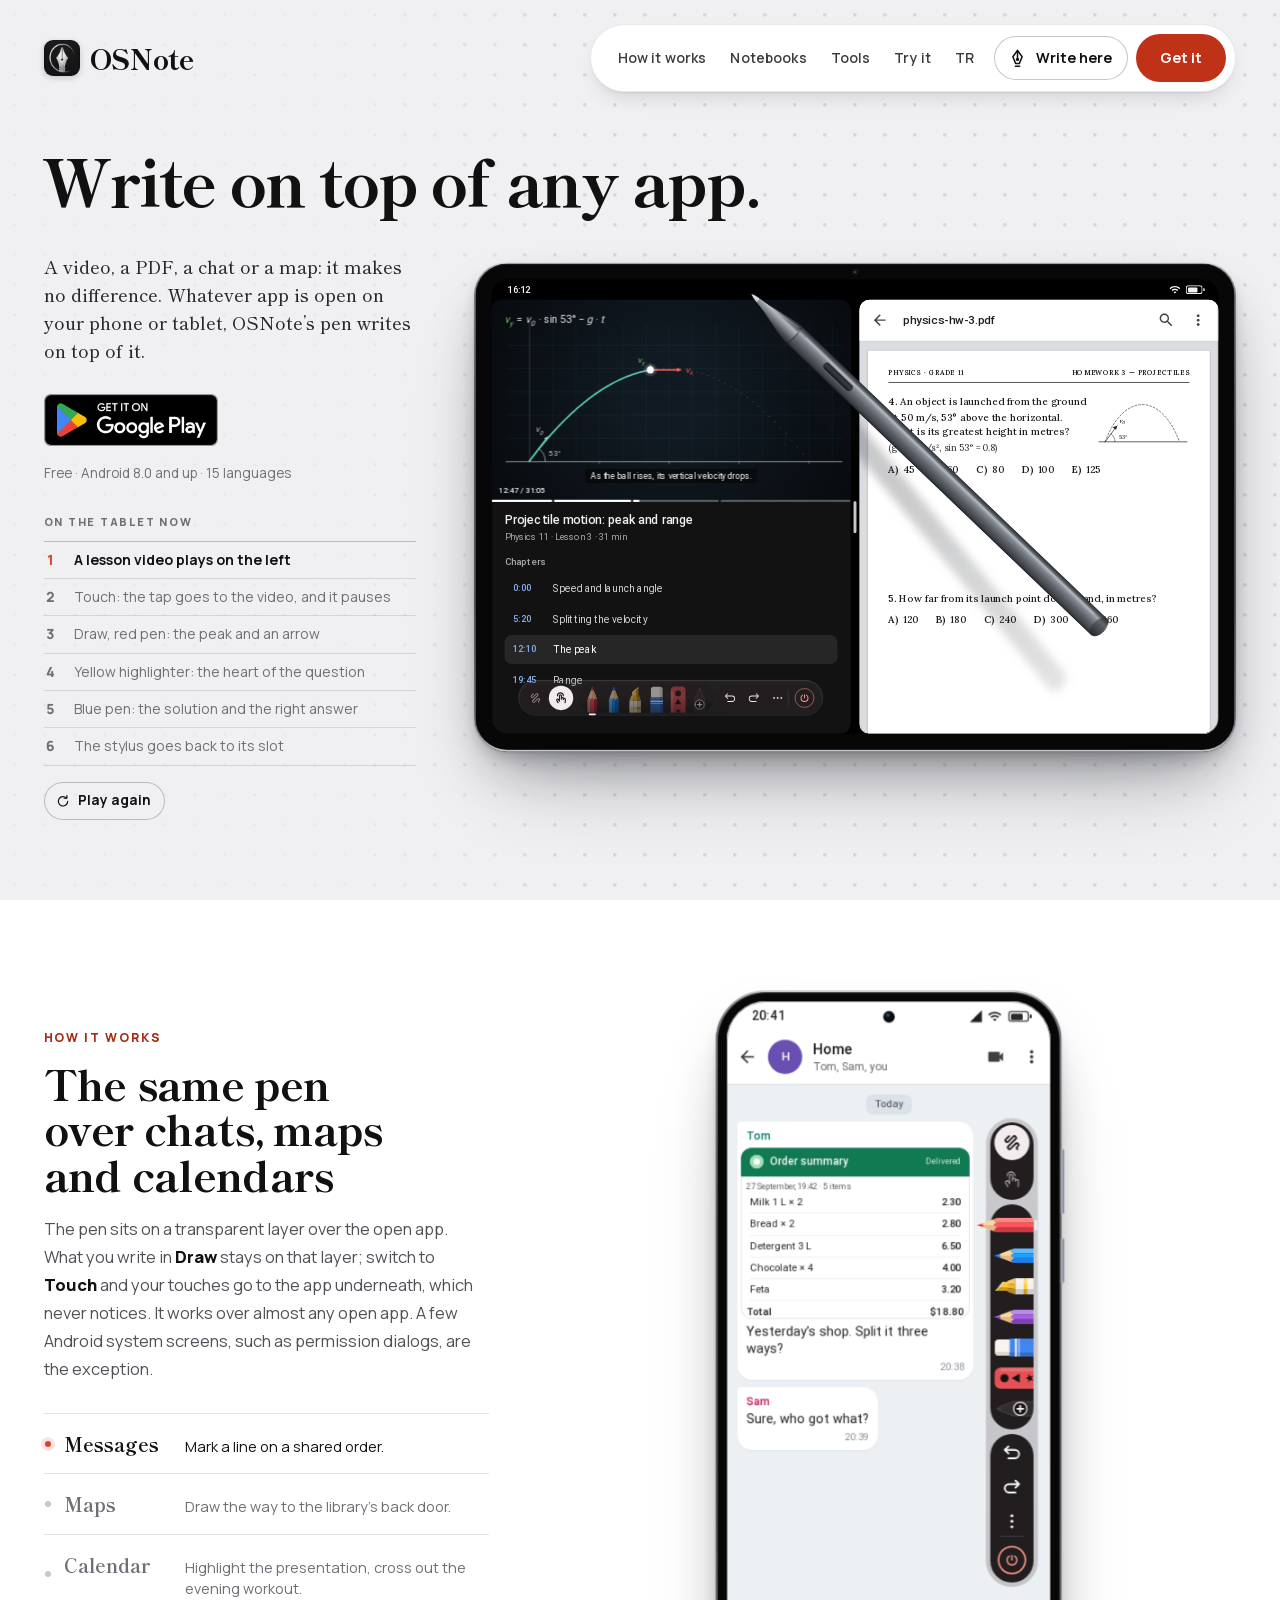
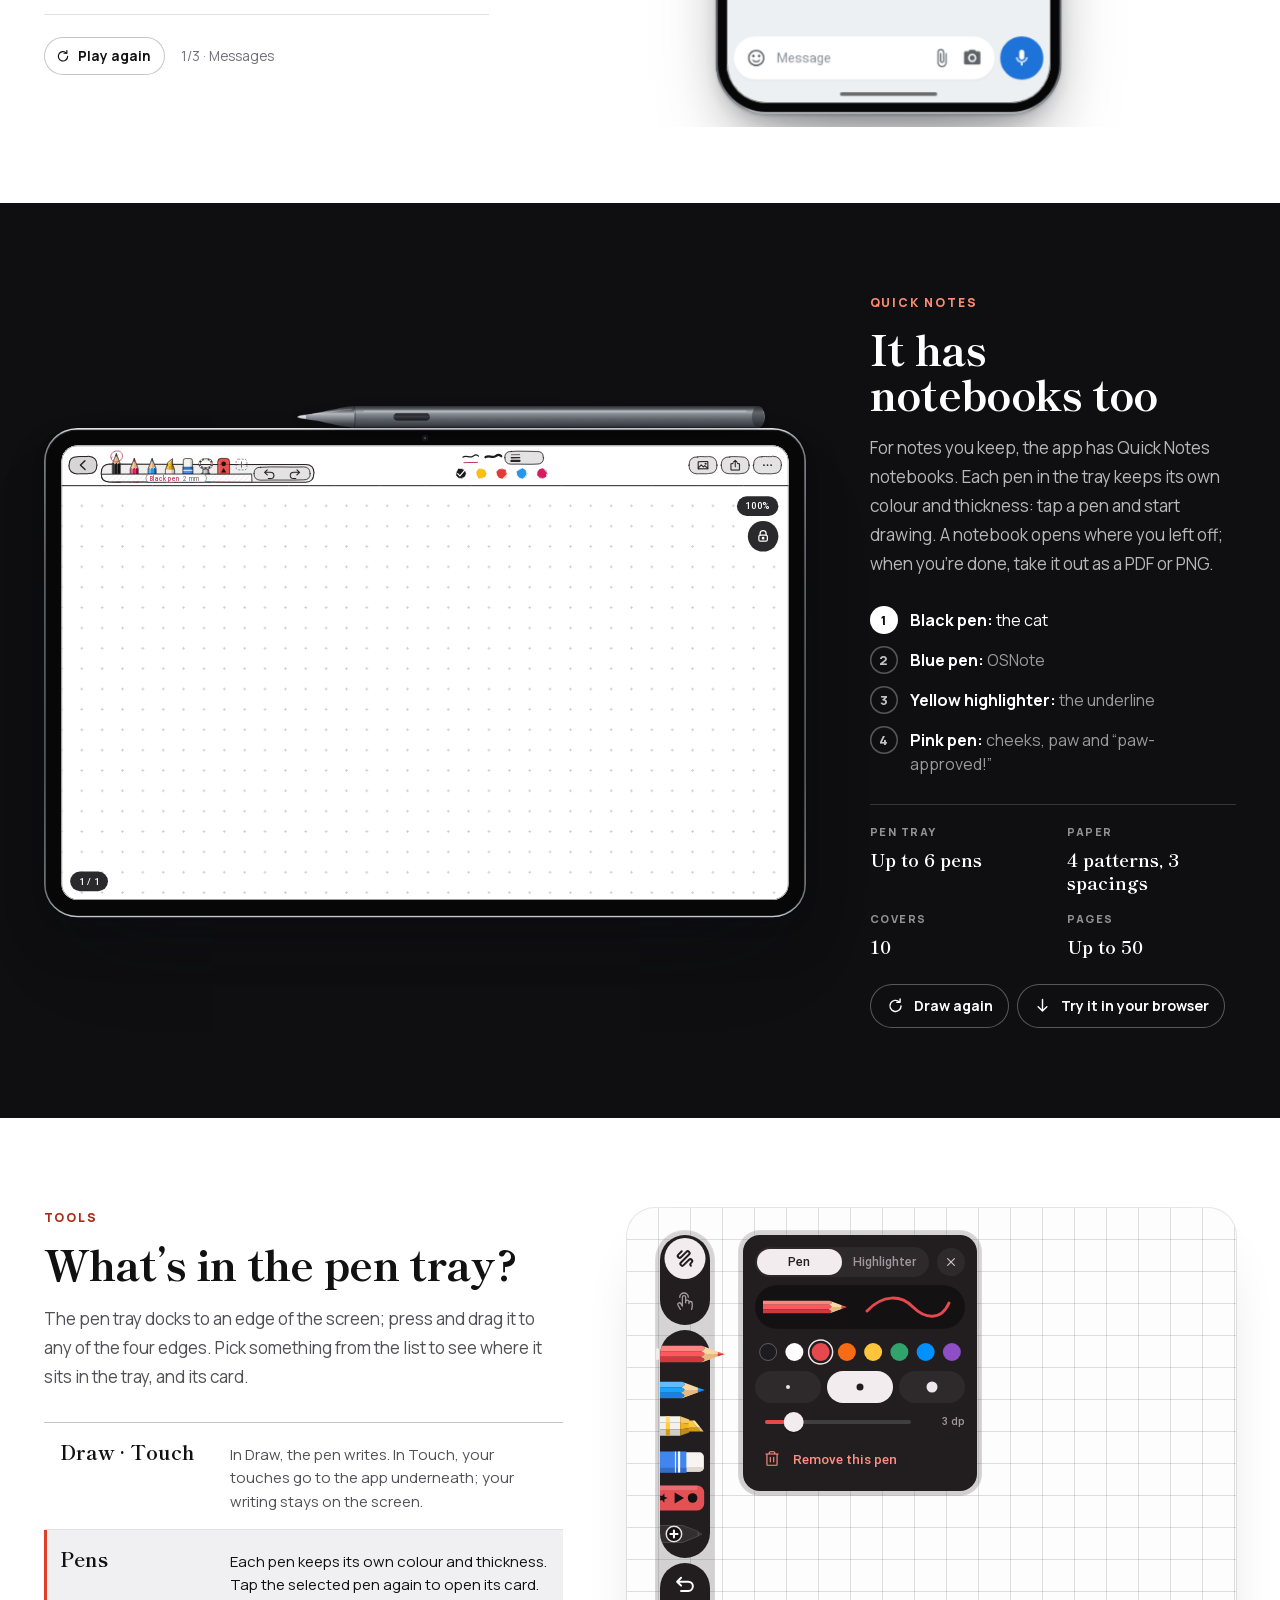
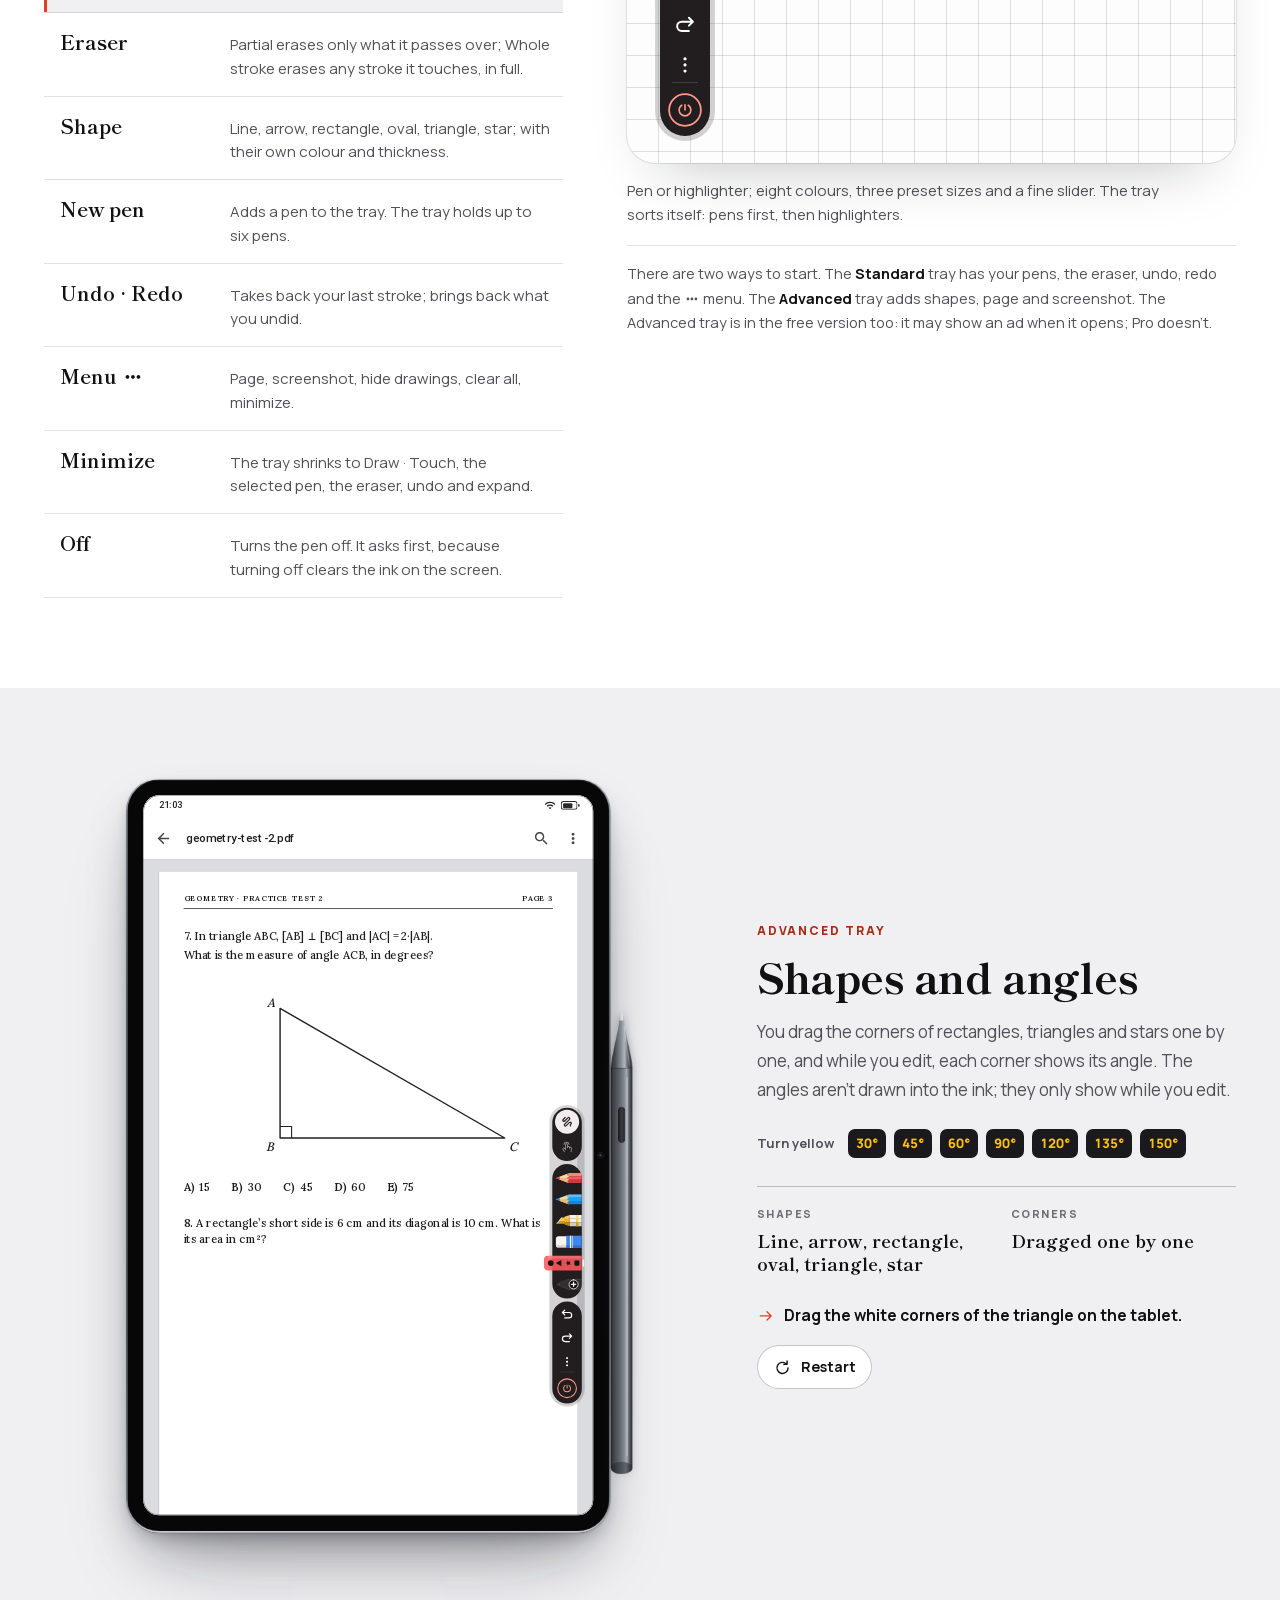
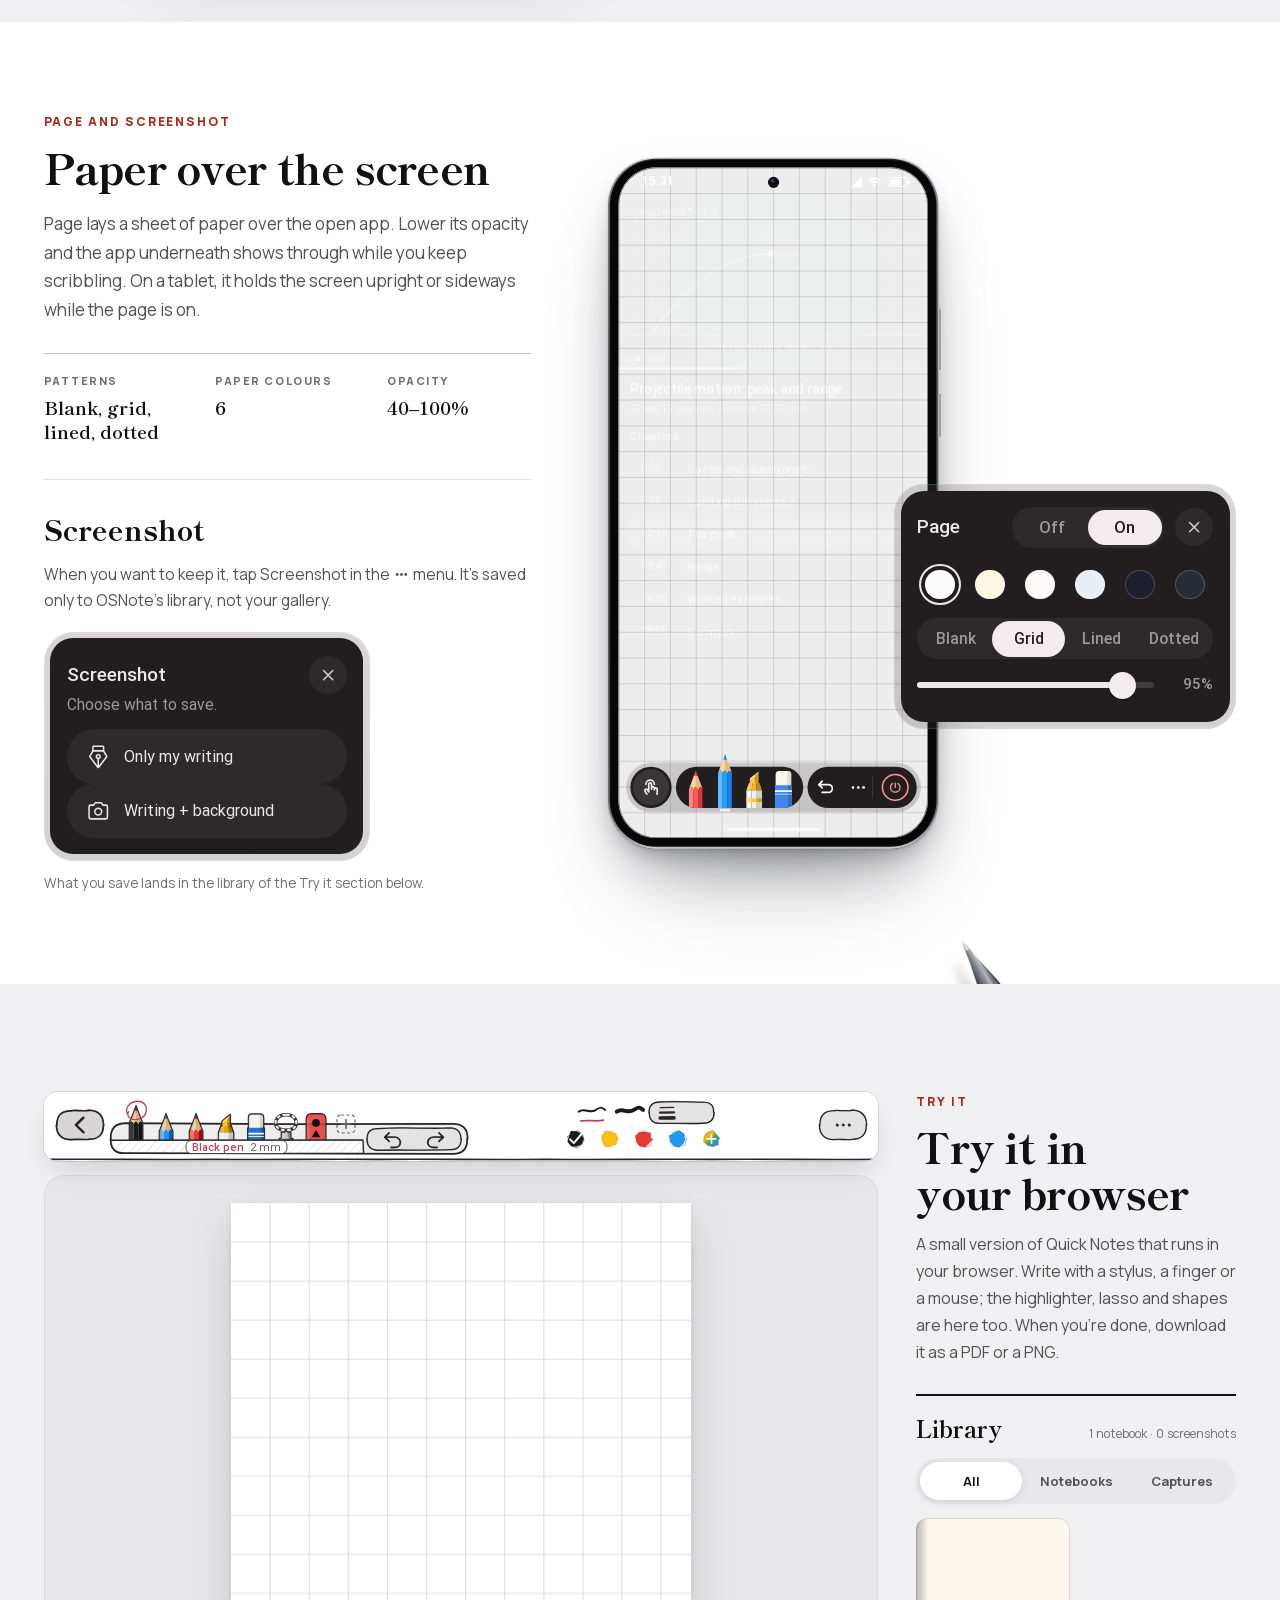
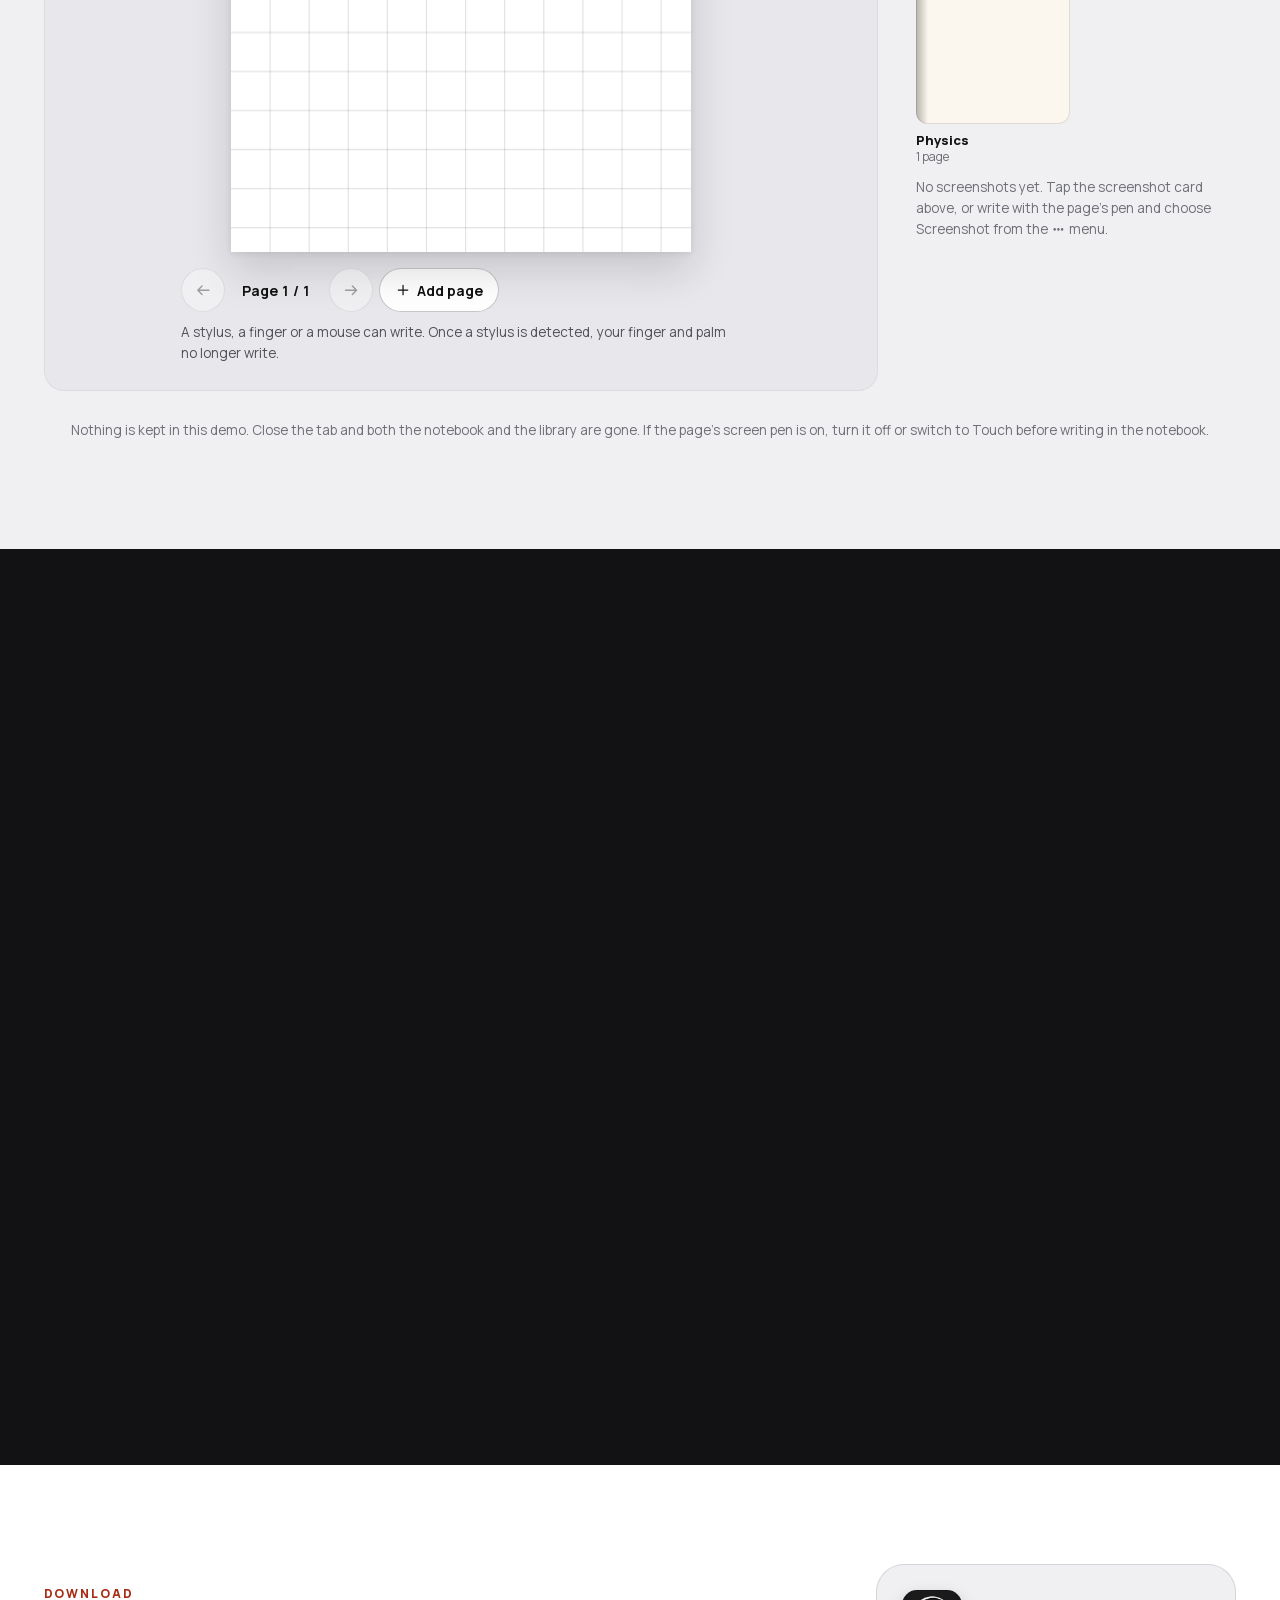
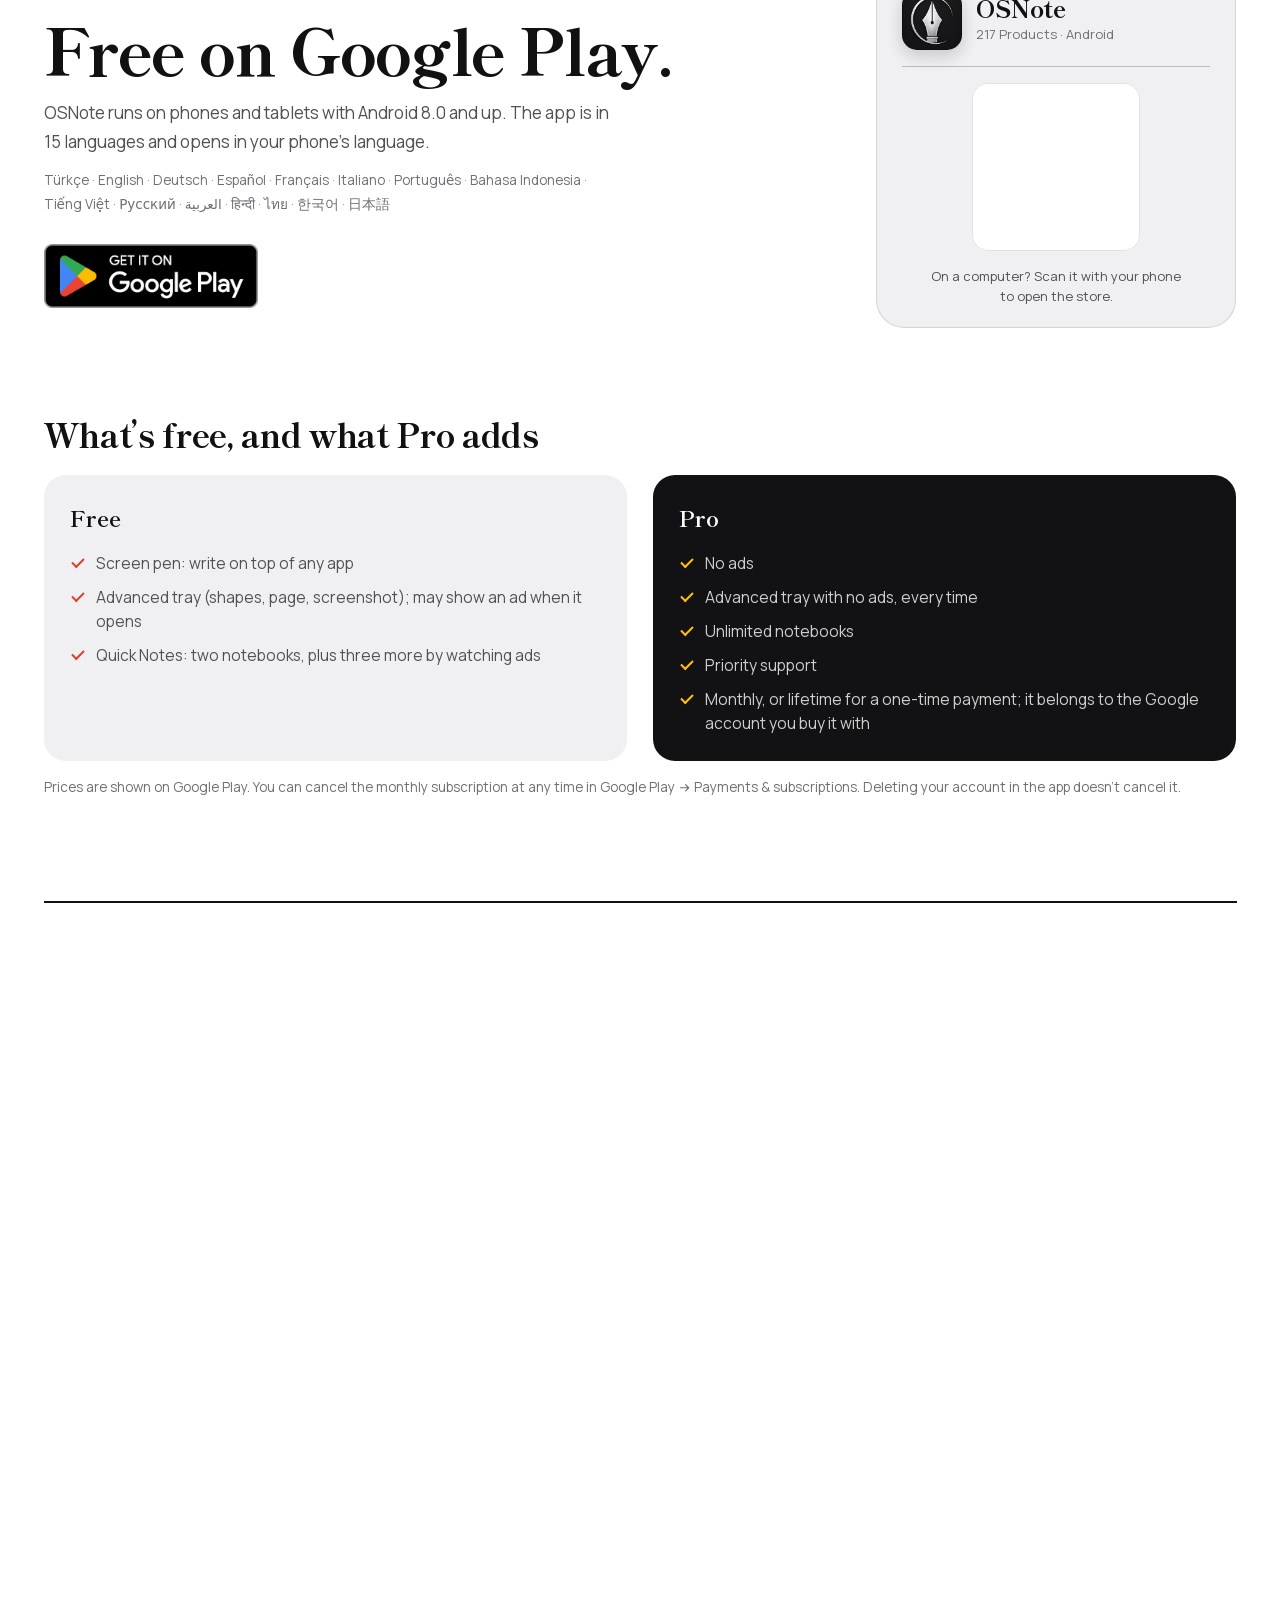
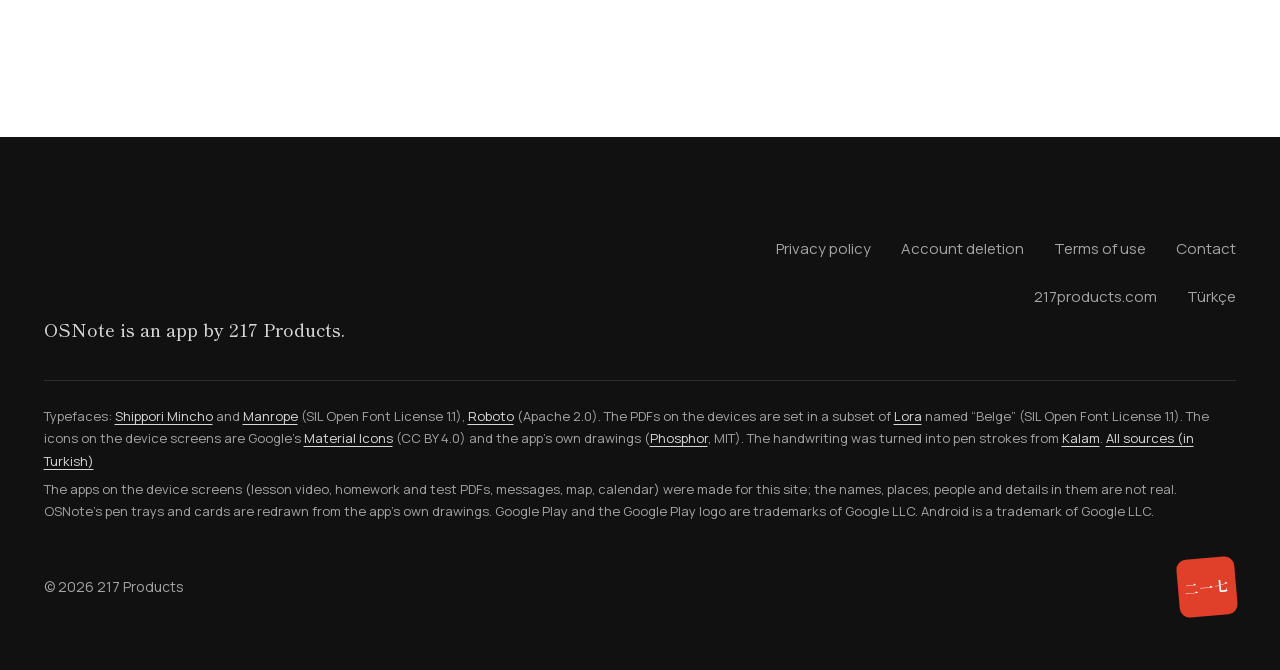
<file: osnote/index.html>
<!doctype html>
<html lang="en" class="js-yok">
<head>
  <meta charset="utf-8">
  <meta name="viewport" content="width=device-width, initial-scale=1, viewport-fit=cover">
  <meta http-equiv="Content-Security-Policy" content="default-src 'none'; script-src 'self'; style-src 'self'; img-src 'self' data: blob:; font-src 'self'; connect-src 'none'; media-src 'none'; manifest-src 'self'; object-src 'none'; frame-src 'none'; worker-src 'none'; base-uri 'none'; form-action 'none'">
  <meta name="referrer" content="strict-origin-when-cross-origin">
  <title>OSNote: write on top of any app · Android screen pen</title>
  <meta name="description" content="OSNote lets you write with a pen on top of any app open on Android: video, PDF, maps, chats. Switch to Touch and the app keeps working while your writing stays on the screen. Notebooks too. Free.">
  <meta name="theme-color" content="#F0F0F3">
  <meta name="color-scheme" content="only light">
  <meta name="format-detection" content="telephone=no">

  <!-- yayındaki yer: 217products.com/osnote/ (Türkçesi /osnote/tr). Bu sayfa index.html'den üretilir: node araclar/ceviri.mjs -->
  <link rel="canonical" href="https://217products.com/osnote/">
  <link rel="alternate" hreflang="en" href="https://217products.com/osnote/">
  <link rel="alternate" hreflang="tr" href="https://217products.com/osnote/tr">
  <link rel="alternate" hreflang="x-default" href="https://217products.com/osnote/">
  <script src="/lang-route.js?v=1"></script>

  <meta property="og:type" content="website">
  <meta property="og:url" content="https://217products.com/osnote/">
  <meta property="og:locale" content="en_US">
  <meta property="og:locale:alternate" content="tr_TR">
  <meta property="og:site_name" content="OSNote">
  <meta property="og:title" content="OSNote: write on top of any app">
  <meta property="og:description" content="A screen pen and notebooks for Android. Write on top of whatever app is open; switch to Touch to keep using the app.">
  <meta property="og:image" content="https://217products.com/osnote/assets/img/paylasim-en.jpg">
  <meta property="og:image:width" content="1200">
  <meta property="og:image:height" content="630">
  <meta property="og:image:alt" content="A tablet with its screen split in two: a lesson video on the left, a homework PDF on the right. OSNote’s pen tray sits at the bottom of the video; a red arrow runs from the peak in the video to the PDF, where the solution is written in blue and the key part of the question is highlighted in yellow.">
  <meta name="twitter:card" content="summary_large_image">

  <link rel="icon" href="favicon.ico" sizes="48x48">
  <link rel="icon" href="favicon-32.png" type="image/png" sizes="32x32">
  <link rel="apple-touch-icon" href="apple-touch-icon.png">
  <script src="assets/js/bas.js?v=10603f8d"></script>
  <link rel="stylesheet" href="assets/css/site.css?v=042bcd4c">
  <script type="application/ld+json">
  {
    "@context": "https://schema.org",
    "@type": "MobileApplication",
    "name": "OSNote",
    "alternateName": "OSNote: Draw on Screen",
    "operatingSystem": "Android 8.0+",
    "applicationCategory": "UtilitiesApplication",
    "inLanguage": ["tr", "en", "de", "es", "fr", "it", "pt-BR", "id", "vi", "ru", "ar", "hi", "th", "ko", "ja"],
    "description": "Write with a pen on top of any app on Android: video, PDF, maps, chats. Keep notes in notebooks with lined, grid or dotted pages.",
    "installUrl": "https://play.google.com/store/apps/details?id=com.kurapika.onscreennote",
    "offers": { "@type": "Offer", "price": "0", "priceCurrency": "TRY" },
    "publisher": { "@type": "Organization", "name": "217 Products", "url": "https://217products.com/" }
  }
  </script>
</head>
<body>
<svg class="simgeler" aria-hidden="true" focusable="false" xmlns="http://www.w3.org/2000/svg">
  <defs>
    <symbol id="i-sag" viewBox="0 0 24 24"><path d="M4.5 12h14.5M13.5 6.5 19 12l-5.5 5.5"/></symbol>
    <symbol id="i-asagi" viewBox="0 0 24 24"><path d="M12 4.5v14.5M6.5 13.5 12 19l5.5-5.5"/></symbol>
    <symbol id="i-sol" viewBox="0 0 24 24"><path d="M19.5 12H5M10.5 6.5 5 12l5.5 5.5"/></symbol>
    <symbol id="i-arti" viewBox="0 0 24 24"><path d="M12 5v14M5 12h14"/></symbol>
    <symbol id="i-yenile" viewBox="0 0 24 24"><path d="M19 12.5a7 7 0 1 1-2.1-5"/><path d="M17.8 3.8v4.1h-4.1"/></symbol>
    <symbol id="i-uc" viewBox="0 0 24 24"><path d="M12 2.8 17.3 10l-3.1 7.6H9.8L6.7 10z"/><path d="M12 2.8v8.6"/><circle cx="12" cy="13" r="1.1"/><path d="M9.6 20.8h4.8"/></symbol>
    <symbol id="i-temizle" viewBox="0 0 24 24"><path d="M4.5 7h15M10 11v6M14 11v6M6.4 7l.9 11.3A1.9 1.9 0 0 0 9.2 20h5.6a1.9 1.9 0 0 0 1.9-1.7L17.6 7M9.4 7V4.6h5.2V7"/></symbol>
    <symbol id="i-kagit" viewBox="0 0 24 24"><path d="M6.6 3.6h7.3l3.9 3.9v12.6a.8.8 0 0 1-.8.8H6.6a.8.8 0 0 1-.8-.8V4.4a.8.8 0 0 1 .8-.8z"/><path d="M13.9 3.6v3.9h3.9M9 12h6M9 15.6h6"/></symbol>
    <symbol id="i-disa" viewBox="0 0 24 24"><path d="M12 15V4M7.8 8.2 12 4l4.2 4.2"/><path d="M5 13.2v5.3A1.5 1.5 0 0 0 6.5 20h11a1.5 1.5 0 0 0 1.5-1.5v-5.3"/></symbol>
    <!-- Uygulamanın kendi simgeleri ve Android'in Material simgeleri: araclar/simgeler_kur.py yazar -->
    <!-- simgeler:başla -->
    <symbol id="o-kalem" viewBox="0 0 256 256"><path d="M222.33,123.89c-.06-.13-.12-.26-.19-.38L192,69.9V32a16,16,0,0,0-16-16H80A16,16,0,0,0,64,32V69.92L33.86,123.51c-.07.12-.13.25-.2.38a15.94,15.94,0,0,0,1.46,16.57l.11.14,86.44,112.28a8,8,0,0,0,12.67,0L220.77,140.6l.11-.14A15.92,15.92,0,0,0,222.33,123.89ZM176,32V64H80V32ZM128,144a12,12,0,1,1,12-12A12,12,0,0,1,128,144Zm8,80.5V158.83a28,28,0,1,0-16,0v65.66L48,131,76.69,80H179.32L208,131Z"/></symbol>
    <symbol id="ph-scribble" viewBox="0 0 256 256"><path d="M205.67,189.66a14.61,14.61,0,0,0,0,20.68,8,8,0,0,1-11.32,11.32,30.64,30.64,0,0,1,0-43.32l9.38-9.37A14.63,14.63,0,0,0,183,148.28L116.28,215A30.63,30.63,0,0,1,73,171.72L171.72,73A14.63,14.63,0,0,0,151,52.28L84.28,119A30.63,30.63,0,0,1,41,75.72L82.34,34.34A8,8,0,0,1,93.65,45.66L52.27,87A14.63,14.63,0,0,0,73,107.72L139.72,41A30.63,30.63,0,0,1,183,84.28L84.28,183A14.63,14.63,0,0,0,105,203.72L171.72,137A30.63,30.63,0,0,1,215,180.28Z"/></symbol>
    <symbol id="ph-scribble-bold" viewBox="0 0 256 256"><path d="M208.5,192.49a10.6,10.6,0,0,0,0,15,12,12,0,0,1-17,17,34.62,34.62,0,0,1,0-49l9.37-9.37a10.63,10.63,0,0,0-15-15l-66.76,66.75a34.63,34.63,0,0,1-49-49l98.76-98.75a10.63,10.63,0,0,0-15-15L87.11,121.86a34.63,34.63,0,0,1-49-49L79.51,31.51a12,12,0,1,1,17,17L55.1,89.86a10.63,10.63,0,0,0,15,15l66.76-66.75a34.63,34.63,0,1,1,49,49L87.11,185.86a10.63,10.63,0,0,0,15,15l66.75-66.75a34.63,34.63,0,0,1,49,49Z"/></symbol>
    <symbol id="ph-hand-tap" viewBox="0 0 256 256"><path d="M56,76a60,60,0,0,1,120,0,8,8,0,0,1-16,0,44,44,0,0,0-88,0,8,8,0,1,1-16,0Zm140,44a27.9,27.9,0,0,0-13.36,3.39A28,28,0,0,0,144,106.7V76a28,28,0,0,0-56,0v80l-3.82-6.13a28,28,0,0,0-48.41,28.17l29.32,50A8,8,0,1,0,78.89,220L49.6,170a12,12,0,1,1,20.78-12l.14.23,18.68,30A8,8,0,0,0,104,184V76a12,12,0,0,1,24,0v68a8,8,0,1,0,16,0V132a12,12,0,0,1,24,0v20a8,8,0,0,0,16,0v-4a12,12,0,0,1,24,0v36c0,21.61-7.1,36.3-7.16,36.42a8,8,0,0,0,3.58,10.73A7.9,7.9,0,0,0,208,232a8,8,0,0,0,7.16-4.42c.37-.73,8.85-18,8.85-43.58V148A28,28,0,0,0,196,120Z"/></symbol>
    <symbol id="ph-hand-tap-bold" viewBox="0 0 256 256"><path d="M228,156v36c0,13.85-1.63,26.52-4.58,35.68a12,12,0,1,1-22.84-7.36c2.14-6.65,3.42-17.24,3.42-28.32V156a8,8,0,0,0-16,0v4a12,12,0,0,1-24,0V140a8,8,0,0,0-16,0v12a12,12,0,0,1-24,0V84a8,8,0,0,0-16,0V192a12,12,0,0,1-22.18,6.34l-18.68-30-.21-.34A8,8,0,0,0,53,175.92L78.27,217.8a12,12,0,0,1-20.56,12.39l-25.31-42-.12-.2A32,32,0,0,1,84,150.83V84a32,32,0,0,1,64,0v25a32,32,0,0,1,36.78,17A32,32,0,0,1,228,156ZM56,96A12,12,0,0,0,68,84a48,48,0,0,1,96,0,12,12,0,0,0,24,0A72,72,0,0,0,44,84,12,12,0,0,0,56,96Z"/></symbol>
    <symbol id="ph-arrow-u-up-left" viewBox="0 0 256 256"><path d="M232,144a64.07,64.07,0,0,1-64,64H80a8,8,0,0,1,0-16h88a48,48,0,0,0,0-96H51.31l34.35,34.34a8,8,0,0,1-11.32,11.32l-48-48a8,8,0,0,1,0-11.32l48-48A8,8,0,0,1,85.66,45.66L51.31,80H168A64.07,64.07,0,0,1,232,144Z"/></symbol>
    <symbol id="ph-arrow-u-up-left-bold" viewBox="0 0 256 256"><path d="M236,144a68.07,68.07,0,0,1-68,68H80a12,12,0,0,1,0-24h88a44,44,0,0,0,0-88H61l27.52,27.51a12,12,0,0,1-17,17l-48-48a12,12,0,0,1,0-17l48-48a12,12,0,1,1,17,17L61,76H168A68.07,68.07,0,0,1,236,144Z"/></symbol>
    <symbol id="ph-arrow-u-up-right" viewBox="0 0 256 256"><path d="M170.34,130.34,204.69,96H88a48,48,0,0,0,0,96h88a8,8,0,0,1,0,16H88A64,64,0,0,1,88,80H204.69L170.34,45.66a8,8,0,0,1,11.32-11.32l48,48a8,8,0,0,1,0,11.32l-48,48a8,8,0,0,1-11.32-11.32Z"/></symbol>
    <symbol id="ph-arrow-u-up-right-bold" viewBox="0 0 256 256"><path d="M20,144a68.07,68.07,0,0,0,68,68H176a12,12,0,0,0,0-24H88a44,44,0,0,1,0-88H195l-27.52,27.51a12,12,0,0,0,17,17l48-48a12,12,0,0,0,0-17l-48-48a12,12,0,1,0-17,17L195,76H88A68.07,68.07,0,0,0,20,144Z"/></symbol>
    <symbol id="ph-dots-three-bold" viewBox="0 0 256 256"><path d="M144,128a16,16,0,1,1-16-16A16,16,0,0,1,144,128ZM60,112a16,16,0,1,0,16,16A16,16,0,0,0,60,112Zm136,0a16,16,0,1,0,16,16A16,16,0,0,0,196,112Z"/></symbol>
    <symbol id="ph-dots-three-vertical-bold" viewBox="0 0 256 256"><path d="M112,60a16,16,0,1,1,16,16A16,16,0,0,1,112,60Zm16,52a16,16,0,1,0,16,16A16,16,0,0,0,128,112Zm0,68a16,16,0,1,0,16,16A16,16,0,0,0,128,180Z"/></symbol>
    <symbol id="ph-power-bold" viewBox="0 0 256 256"><path d="M116,128V48a12,12,0,0,1,24,0v80a12,12,0,0,1-24,0Zm66.55-82a12,12,0,0,0-13.1,20.1C191.41,80.37,204,103,204,128a76,76,0,0,1-152,0c0-25,12.59-47.63,34.55-61.95A12,12,0,0,0,73.45,46C44.56,64.78,28,94.69,28,128a100,100,0,0,0,200,0C228,94.69,211.44,64.78,182.55,46Z"/></symbol>
    <symbol id="ph-x-bold" viewBox="0 0 256 256"><path d="M208.49,191.51a12,12,0,0,1-17,17L128,145,64.49,208.49a12,12,0,0,1-17-17L111,128,47.51,64.49a12,12,0,0,1,17-17L128,111l63.51-63.52a12,12,0,0,1,17,17L145,128Z"/></symbol>
    <symbol id="ph-trash" viewBox="0 0 256 256"><path d="M216,48H176V40a24,24,0,0,0-24-24H104A24,24,0,0,0,80,40v8H40a8,8,0,0,0,0,16h8V208a16,16,0,0,0,16,16H192a16,16,0,0,0,16-16V64h8a8,8,0,0,0,0-16ZM96,40a8,8,0,0,1,8-8h48a8,8,0,0,1,8,8v8H96Zm96,168H64V64H192ZM112,104v64a8,8,0,0,1-16,0V104a8,8,0,0,1,16,0Zm48,0v64a8,8,0,0,1-16,0V104a8,8,0,0,1,16,0Z"/></symbol>
    <symbol id="ph-file-text" viewBox="0 0 256 256"><path d="M213.66,82.34l-56-56A8,8,0,0,0,152,24H56A16,16,0,0,0,40,40V216a16,16,0,0,0,16,16H200a16,16,0,0,0,16-16V88A8,8,0,0,0,213.66,82.34ZM160,51.31,188.69,80H160ZM200,216H56V40h88V88a8,8,0,0,0,8,8h48V216Zm-32-80a8,8,0,0,1-8,8H96a8,8,0,0,1,0-16h64A8,8,0,0,1,168,136Zm0,32a8,8,0,0,1-8,8H96a8,8,0,0,1,0-16h64A8,8,0,0,1,168,168Z"/></symbol>
    <symbol id="ph-camera" viewBox="0 0 256 256"><path d="M208,56H180.28L166.65,35.56A8,8,0,0,0,160,32H96a8,8,0,0,0-6.65,3.56L75.71,56H48A24,24,0,0,0,24,80V192a24,24,0,0,0,24,24H208a24,24,0,0,0,24-24V80A24,24,0,0,0,208,56Zm8,136a8,8,0,0,1-8,8H48a8,8,0,0,1-8-8V80a8,8,0,0,1,8-8H80a8,8,0,0,0,6.66-3.56L100.28,48h55.43l13.63,20.44A8,8,0,0,0,176,72h32a8,8,0,0,1,8,8ZM128,88a44,44,0,1,0,44,44A44.05,44.05,0,0,0,128,88Zm0,72a28,28,0,1,1,28-28A28,28,0,0,1,128,160Z"/></symbol>
    <symbol id="ph-eye-slash" viewBox="0 0 256 256"><path d="M53.92,34.62A8,8,0,1,0,42.08,45.38L61.32,66.55C25,88.84,9.38,123.2,8.69,124.76a8,8,0,0,0,0,6.5c.35.79,8.82,19.57,27.65,38.4C61.43,194.74,93.12,208,128,208a127.11,127.11,0,0,0,52.07-10.83l22,24.21a8,8,0,1,0,11.84-10.76Zm47.33,75.84,41.67,45.85a32,32,0,0,1-41.67-45.85ZM128,192c-30.78,0-57.67-11.19-79.93-33.25A133.16,133.16,0,0,1,25,128c4.69-8.79,19.66-33.39,47.35-49.38l18,19.75a48,48,0,0,0,63.66,70l14.73,16.2A112,112,0,0,1,128,192Zm6-95.43a8,8,0,0,1,3-15.72,48.16,48.16,0,0,1,38.77,42.64,8,8,0,0,1-7.22,8.71,6.39,6.39,0,0,1-.75,0,8,8,0,0,1-8-7.26A32.09,32.09,0,0,0,134,96.57Zm113.28,34.69c-.42.94-10.55,23.37-33.36,43.8a8,8,0,1,1-10.67-11.92A132.77,132.77,0,0,0,231.05,128a133.15,133.15,0,0,0-23.12-30.77C185.67,75.19,158.78,64,128,64a118.37,118.37,0,0,0-19.36,1.57A8,8,0,1,1,106,49.79,134,134,0,0,1,128,48c34.88,0,66.57,13.26,91.66,38.35,18.83,18.83,27.3,37.62,27.65,38.41A8,8,0,0,1,247.31,131.26Z"/></symbol>
    <symbol id="ph-eye" viewBox="0 0 256 256"><path d="M247.31,124.76c-.35-.79-8.82-19.58-27.65-38.41C194.57,61.26,162.88,48,128,48S61.43,61.26,36.34,86.35C17.51,105.18,9,124,8.69,124.76a8,8,0,0,0,0,6.5c.35.79,8.82,19.57,27.65,38.4C61.43,194.74,93.12,208,128,208s66.57-13.26,91.66-38.34c18.83-18.83,27.3-37.61,27.65-38.4A8,8,0,0,0,247.31,124.76ZM128,192c-30.78,0-57.67-11.19-79.93-33.25A133.47,133.47,0,0,1,25,128,133.33,133.33,0,0,1,48.07,97.25C70.33,75.19,97.22,64,128,64s57.67,11.19,79.93,33.25A133.46,133.46,0,0,1,231.05,128C223.84,141.46,192.43,192,128,192Zm0-112a48,48,0,1,0,48,48A48.05,48.05,0,0,0,128,80Zm0,80a32,32,0,1,1,32-32A32,32,0,0,1,128,160Z"/></symbol>
    <symbol id="ph-arrows-in-simple" viewBox="0 0 256 256"><path d="M213.66,53.66,163.31,104H192a8,8,0,0,1,0,16H144a8,8,0,0,1-8-8V64a8,8,0,0,1,16,0V92.69l50.34-50.35a8,8,0,0,1,11.32,11.32ZM112,136H64a8,8,0,0,0,0,16H92.69L42.34,202.34a8,8,0,0,0,11.32,11.32L104,163.31V192a8,8,0,0,0,16,0V144A8,8,0,0,0,112,136Z"/></symbol>
    <symbol id="ph-arrows-out-simple" viewBox="0 0 256 256"><path d="M216,48V96a8,8,0,0,1-16,0V67.31l-50.34,50.35a8,8,0,0,1-11.32-11.32L188.69,56H160a8,8,0,0,1,0-16h48A8,8,0,0,1,216,48ZM106.34,138.34,56,188.69V160a8,8,0,0,0-16,0v48a8,8,0,0,0,8,8H96a8,8,0,0,0,0-16H67.31l50.35-50.34a8,8,0,0,0-11.32-11.32Z"/></symbol>
    <symbol id="ph-arrows-out-simple-bold" viewBox="0 0 256 256"><path d="M220,48V96a12,12,0,0,1-24,0V77l-47.51,47.52a12,12,0,0,1-17-17L179,60H160a12,12,0,0,1,0-24h48A12,12,0,0,1,220,48ZM107.51,131.51,60,179V160a12,12,0,0,0-24,0v48a12,12,0,0,0,12,12H96a12,12,0,0,0,0-24H77l47.52-47.51a12,12,0,0,0-17-17Z"/></symbol>
    <symbol id="ph-pen-nib-straight" viewBox="0 0 256 256"><path d="M222.33,123.89c-.06-.13-.12-.26-.19-.38L192,69.9V32a16,16,0,0,0-16-16H80A16,16,0,0,0,64,32V69.92L33.86,123.51c-.07.12-.13.25-.2.38a15.94,15.94,0,0,0,1.46,16.57l.11.14,86.44,112.28a8,8,0,0,0,12.67,0L220.77,140.6l.11-.14A15.92,15.92,0,0,0,222.33,123.89ZM176,32V64H80V32ZM128,144a12,12,0,1,1,12-12A12,12,0,0,1,128,144Zm8,80.5V158.83a28,28,0,1,0-16,0v65.66L48,131,76.69,80H179.32L208,131Z"/></symbol>
    <symbol id="ph-shapes" viewBox="0 0 256 256"><path d="M71.59,61.47a8,8,0,0,0-15.18,0l-40,120A8,8,0,0,0,24,192h80a8,8,0,0,0,7.59-10.53ZM35.1,176,64,89.3,92.9,176ZM208,76a52,52,0,1,0-52,52A52.06,52.06,0,0,0,208,76Zm-88,0a36,36,0,1,1,36,36A36,36,0,0,1,120,76Zm104,68H136a8,8,0,0,0-8,8v56a8,8,0,0,0,8,8h88a8,8,0,0,0,8-8V152A8,8,0,0,0,224,144Zm-8,56H144V160h72Z"/></symbol>
    <symbol id="ph-plus-bold" viewBox="0 0 256 256"><path d="M228,128a12,12,0,0,1-12,12H140v76a12,12,0,0,1-24,0V140H40a12,12,0,0,1,0-24h76V40a12,12,0,0,1,24,0v76h76A12,12,0,0,1,228,128Z"/></symbol>
    <symbol id="m-more-vert" viewBox="0 0 24 24"><path d="M12 8C13 8 14 7 14 6C14 4.9 13 3.9 12 3.9C10.9 3.9 9.9 4.9 9.9 6C9.9 7 10.9 8 12 8ZM12 9.9C10.9 9.9 9.9 10.9 9.9 12C9.9 13 10.9 14 12 14C13 14 14 13 14 12C14 10.9 13 9.9 12 9.9ZM12 15.9C10.9 15.9 9.9 16.9 9.9 18C9.9 19 10.9 20 12 20C13 20 14 19 14 18C14 16.9 13 15.9 12 15.9Z"/></symbol>
    <symbol id="m-more-horiz" viewBox="0 0 24 24"><path d="M6 9.9C4.9 9.9 3.9 10.9 3.9 12C3.9 13 4.9 14 6 14C7 14 8 13 8 12C8 10.9 7 9.9 6 9.9ZM18 9.9C16.9 9.9 15.9 10.9 15.9 12C15.9 13 16.9 14 18 14C19 14 20 13 20 12C20 10.9 19 9.9 18 9.9ZM12 9.9C10.9 9.9 9.9 10.9 9.9 12C9.9 13 10.9 14 12 14C13 14 14 13 14 12C14 10.9 13 9.9 12 9.9Z"/></symbol>
    <symbol id="m-kamera" viewBox="0 0 24 24"><path d="M8.8 12C8.8 10.2 10.2 8.8 12 8.8C13.7 8.8 15.1 10.2 15.1 12C15.1 13.7 13.7 15.1 12 15.1C10.2 15.1 8.8 13.7 8.8 12ZM9 2 7.1 3.9H3.9C2.9 3.9 2 4.9 2 6V18C2 19 2.9 20 3.9 20H20C21 20 21.9 19 21.9 18V6C21.9 4.9 21 3.9 20 3.9H16.8L15 2H9ZM12 17C9.2 17 6.9 14.7 6.9 12C6.9 9.2 9.2 6.9 12 6.9C14.7 6.9 17 9.2 17 12C17 14.7 14.7 17 12 17Z"/></symbol>
    <symbol id="m-wifi" viewBox="0 0 24 24"><path d="M0.9 9 3 11C7.9 6 16 6 21 11L23 9C16.9 2.9 7 2.9 0.9 9ZM9 17 12 20 15 17C13.3 15.3 10.6 15.3 9 17ZM5 12.9 6.9 15C9.7 12.2 14.2 12.2 17 15L18.9 12.9C15.1 9.1 8.8 9.1 5 12.9Z"/></symbol>
    <symbol id="m-sinyal" viewBox="0 0 24 24"><path d="M2 21.9H21.9V2L2 21.9Z"/></symbol>
    <symbol id="m-geri-ok" viewBox="0 0 24 24"><path d="M20 11H7.8L13.4 5.3L12 3.9L3.9 12L12 20L13.4 18.6L7.8 12.9H20V11Z"/></symbol>
    <symbol id="m-ara" viewBox="0 0 24 24"><path d="M15.5 14H14.7L14.4 13.7C15.4 12.6 15.9 11.1 15.9 9.5C15.9 5.9 13 3 9.5 3C5.9 3 3 5.9 3 9.5C3 13 5.9 15.9 9.5 15.9C11.1 15.9 12.6 15.4 13.7 14.4L14 14.7V15.5L18.9 20.4L20.4 18.9L15.5 14ZM9.5 14C7 14 5 12 5 9.5C5 7 7 5 9.5 5C12 5 14 7 14 9.5C14 12 12 14 9.5 14Z"/></symbol>
    <symbol id="m-menu" viewBox="0 0 24 24"><path d="M3 18H21V15.9H3V18ZM3 12.9H21V11H3V12.9ZM3 6V8H21V6H3Z"/></symbol>
    <symbol id="m-mikrofon" viewBox="0 0 24 24"><path d="M12 14C13.6 14 15 12.6 15 11V5C15 3.3 13.6 2 12 2C10.3 2 9 3.3 9 5V11C9 12.6 10.3 14 12 14ZM17.2 11C17.2 14 14.7 16 12 16C9.2 16 6.7 14 6.7 11H5C5 14.3 7.7 17.2 11 17.7V21H12.9V17.7C16.2 17.2 18.9 14.4 18.9 11H17.2Z"/></symbol>
    <symbol id="m-paylas" viewBox="0 0 24 24"><path d="M18 16C17.2 16 16.5 16.3 16 16.8L8.9 12.7C8.9 12.4 9 12.2 9 12C9 11.7 8.9 11.5 8.9 11.2L15.9 7.1C16.5 7.6 17.2 8 18 8C19.6 8 21 6.6 21 5C21 3.3 19.6 2 18 2C16.3 2 15 3.3 15 5C15 5.2 15 5.4 15 5.7L8 9.7C7.5 9.3 6.7 9 6 9C4.3 9 3 10.3 3 12C3 13.6 4.3 15 6 15C6.7 15 7.5 14.6 8 14.2L15.1 18.3C15 18.5 15 18.7 15 18.9C15 20.6 16.4 21.9 18 21.9C19.5 21.9 20.9 20.6 20.9 18.9C20.9 17.3 19.5 16 18 16Z"/></symbol>
    <symbol id="m-konum" viewBox="0 0 24 24"><path d="M12 8C9.7 8 8 9.7 8 12C8 14.2 9.7 15.9 12 15.9C14.2 15.9 15.9 14.2 15.9 12C15.9 9.7 14.2 8 12 8ZM20.9 11C20.4 6.8 17.1 3.5 12.9 3V0.9H11V3C6.8 3.5 3.5 6.8 3 11H0.9V12.9H3C3.5 17.1 6.8 20.4 11 20.9V23H12.9V20.9C17.1 20.4 20.4 17.1 20.9 12.9H23V11H20.9ZM12 18.9C8.1 18.9 5 15.8 5 12C5 8.1 8.1 5 12 5C15.8 5 18.9 8.1 18.9 12C18.9 15.8 15.8 18.9 12 18.9Z"/></symbol>
    <symbol id="m-video" viewBox="0 0 24 24"><path d="M17 10.5V6.9C17 6.4 16.5 6 15.9 6H3.9C3.4 6 3 6.4 3 6.9V17C3 17.5 3.4 18 3.9 18H15.9C16.5 18 17 17.5 17 17V13.5L21 17.4V6.5L17 10.5Z"/></symbol>
    <symbol id="m-emoji" viewBox="0 0 24 24"><path d="M14 9.5C14 8.6 14.6 8 15.5 8C16.3 8 17 8.6 17 9.5C17 10.3 16.3 11 15.5 11C14.6 11 14 10.3 14 9.5ZM6.9 9.5C6.9 8.6 7.6 8 8.4 8C9.3 8 9.9 8.6 9.9 9.5C9.9 10.3 9.3 11 8.4 11C7.6 11 6.9 10.3 6.9 9.5ZM14 9.5C14 8.6 14.6 8 15.5 8C16.3 8 17 8.6 17 9.5C17 10.3 16.3 11 15.5 11C14.6 11 14 10.3 14 9.5ZM6.9 9.5C6.9 8.6 7.6 8 8.4 8C9.3 8 9.9 8.6 9.9 9.5C9.9 10.3 9.3 11 8.4 11C7.6 11 6.9 10.3 6.9 9.5ZM12 2C6.4 2 2 6.4 2 12C2 17.5 6.4 21.9 12 21.9C17.5 21.9 21.9 17.5 21.9 12C21.9 6.4 17.5 2 12 2ZM12 20C7.5 20 3.9 16.4 3.9 12C3.9 7.5 7.5 3.9 12 3.9C16.4 3.9 20 7.5 20 12C20 16.4 16.4 20 12 20ZM12 17.4C14.3 17.4 16.3 16 17.1 14H15.4C14.7 15.1 13.5 15.9 12 15.9C10.5 15.9 9.2 15.1 8.5 14H6.8C7.6 16 9.6 17.4 12 17.4Z"/></symbol>
    <symbol id="m-ek" viewBox="0 0 24 24"><path d="M16.5 6V17.4C16.5 19.6 14.7 21.5 12.5 21.5C10.3 21.5 8.4 19.6 8.4 17.4V5C8.4 3.6 9.6 2.4 11 2.4C12.3 2.4 13.5 3.6 13.5 5V15.5C13.5 16 13 16.5 12.5 16.5C11.9 16.5 11.4 16 11.4 15.5V6H9.9V15.5C9.9 16.8 11.1 18 12.5 18C13.8 18 15 16.8 15 15.5V5C15 2.8 13.2 0.9 11 0.9C8.8 0.9 6.9 2.8 6.9 5V17.4C6.9 20.5 9.4 23 12.5 23C15.5 23 18 20.5 18 17.4V6H16.5Z"/></symbol>
    <symbol id="m-bugun" viewBox="0 0 24 24"><path d="M18.9 3H18V0.9H15.9V3H8V0.9H6V3H5C3.8 3 3 3.8 3 5V18.9C3 20.1 3.8 21 5 21H18.9C20.1 21 21 20.1 21 18.9V5C21 3.8 20.1 3 18.9 3ZM18.9 18.9H5V8H18.9V18.9ZM6.9 9.9H12V15H6.9V9.9Z"/></symbol>
    <symbol id="m-asagi" viewBox="0 0 24 24"><path d="M16.5 8.5 12 13.1 7.4 8.5 6 9.9 12 15.9 18 9.9 16.5 8.5Z"/></symbol>
    <symbol id="m-ileri-ok" viewBox="0 0 24 24"><path d="M12 3.9 10.5 5.3 16.1 11H3.9V12.9H16.1L10.5 18.6L12 20L20 12L12 3.9Z"/></symbol>
    <!-- simgeler:bitti -->
    <!-- Uygulamadaki taç, şekiller ve sayfa simgeleri (PremiumToolbar.kt'de Canvas ile çizilir) -->
    <!-- kalem ucu (stylus): titanyum gri bir Android kalemi; gövde silindir gibi gölgelenir, ucu açık renk plastik,
         yanında düğmesi var; gölge uçtan arkaya doğru silikleşir -->
    <linearGradient id="ku-govde" gradientUnits="userSpaceOnUse" x1="0" y1="-15" x2="0" y2="15"><stop offset="0" stop-color="#2A2D32"/><stop offset=".12" stop-color="#4E535A"/><stop offset=".27" stop-color="#A9AEB6"/><stop offset=".38" stop-color="#848991"/><stop offset=".62" stop-color="#5C6168"/><stop offset=".86" stop-color="#40444A"/><stop offset="1" stop-color="#26282C"/></linearGradient>
    <linearGradient id="ku-sivri" gradientUnits="userSpaceOnUse" x1="0" y1="-15" x2="0" y2="15"><stop offset="0" stop-color="#2C2F34"/><stop offset=".2" stop-color="#575C63"/><stop offset=".36" stop-color="#B3B8BF"/><stop offset=".52" stop-color="#8A8F97"/><stop offset=".8" stop-color="#474B51"/><stop offset="1" stop-color="#292B2F"/></linearGradient>
    <linearGradient id="ku-uc" gradientUnits="userSpaceOnUse" x1="0" y1="-4" x2="0" y2="4"><stop offset="0" stop-color="#8A8E95"/><stop offset=".35" stop-color="#E6E8EB"/><stop offset=".7" stop-color="#C6C9CE"/><stop offset="1" stop-color="#80848B"/></linearGradient>
    <linearGradient id="ku-kapak" gradientUnits="userSpaceOnUse" x1="0" y1="-15" x2="0" y2="15"><stop offset="0" stop-color="#25272B"/><stop offset=".3" stop-color="#5A5E65"/><stop offset=".6" stop-color="#44474D"/><stop offset="1" stop-color="#1F2124"/></linearGradient>
    <linearGradient id="ku-dugme" gradientUnits="userSpaceOnUse" x1="0" y1="-5" x2="0" y2="5"><stop offset="0" stop-color="#1E2024"/><stop offset=".45" stop-color="#383B41"/><stop offset="1" stop-color="#17181B"/></linearGradient>
    <linearGradient id="ku-golge" gradientUnits="userSpaceOnUse" x1="0" y1="0" x2="640" y2="0"><stop offset="0" stop-color="#101318"/><stop offset=".55" stop-color="#101318" stop-opacity=".8"/><stop offset="1" stop-color="#101318" stop-opacity=".45"/></linearGradient>
  </defs>
</svg>

<a class="atla" href="#icerik">Skip to content</a>

<!-- ============================================================ ÜST -->
<header class="ust">
  <a class="marka" href="#basa" aria-label="OSNote, back to top"><picture><source type="image/webp" srcset="assets/img/simge-192.webp"><img class="marka__simge" src="assets/img/simge-192.png" width="192" height="192" alt=""></picture>OSNote</a>
  <nav class="kapsul" id="kapsul" aria-label="Page sections">
    <ul class="kapsul__baglar" id="kapsul-baglar">
      <li><a href="#uygulamalar">How it works</a></li>
      <li><a href="#defterler">Notebooks</a></li>
      <li><a href="#cubuk">Tools</a></li>
      <li><a href="#dene">Try it</a></li>
      <li><a href="tr" hreflang="tr" lang="tr" data-lang="tr" aria-label="Türkçe">TR</a></li>
    </ul>
    <button class="kapsul__kalem" type="button" data-kalem-ac aria-label="Pen: write on this page" title="Write on this page"><svg class="simge" aria-hidden="true"><use href="#i-uc"/></svg><span class="kapsul__kalem-yazi" aria-hidden="true">Write here</span></button>
    <a class="kapsul__indir" href="https://play.google.com/store/apps/details?id=com.kurapika.onscreennote" rel="noopener">Get it<span class="gorunmez"> (Google Play)</span></a>
    <button class="kapsul__menu" type="button" aria-expanded="false" aria-controls="kapsul-baglar"><span class="kapsul__menu-cizgi" aria-hidden="true"></span><span class="gorunmez">Menu</span></button>
  </nav>
</header>

<!-- ============================================================ SAYFANIN EKRAN KALEMİ
     Menüdeki "Sayfaya yaz" açar: altta kalem kutusu, sayfanın üstüne saydam bir katman (kalem.js). -->
<div class="kalem" id="kalem" data-kalem-arac="kalem">
  <button class="kalem__sekme" id="kalem-ac" type="button" aria-expanded="false" aria-controls="kalem-cubuk">
    <svg class="kalem__sekme-uc" aria-hidden="true"><use href="#o-kalem"/></svg><span class="kalem__sekme-yazi">Pen</span><span class="gorunmez"> — write on this page</span>
  </button>
  <div class="kalem__cubuk" id="kalem-cubuk" role="toolbar" aria-label="Pen tray" hidden></div>
  <div class="kalem__panel" id="kalem-panel" hidden></div>
</div>
<p class="duyuru" id="duyuru" role="status" aria-live="polite"></p>

<main id="icerik">

<!-- ============================================================ GİRİŞ
     Bölünmüş ekran: iki ayrı uygulama yan yana (telefonda üst üste), iki pencere arasında Android'in
     ayırıcısı. OSNote'un kalem kutusu altta, videonun üstünde; yazı ayırıcıyı geçip iki uygulamanın
     üstüne uzanır. Kalem tabletin üst kenarındaki yuvasından kalkar, işi bitince oraya döner.
     Videodaki tahta dizgi (el yazısı yalnız OSNote'un mürekkebinde).
     Geniş ekranda tablet, dar ekranda telefon gösterilir (ekranlar.js › girisKur). -->
<section class="giris" id="basa" aria-labelledby="giris-baslik">
  <div class="giris__ic">
    <h1 class="giris__baslik" id="giris-baslik">Write on top of any app.</h1>
    <div class="giris__yazi">
      <p class="giris__on">A video, a PDF, a chat or a map: it makes no difference. Whatever app is open on your phone or tablet, OSNote’s pen writes on top of it.</p>
      <div class="giris__eylem">
        <a class="play" href="https://play.google.com/store/apps/details?id=com.kurapika.onscreennote" rel="noopener">
          <picture><source type="image/webp" srcset="assets/img/google-play-en.webp"><img src="assets/img/google-play-en.png" width="564" height="168" alt="Get it on Google Play"></picture>
        </a>
        <button class="dugme dugme--cizgi" type="button" data-kalem-ac><svg class="simge" aria-hidden="true"><use href="#i-uc"/></svg>Write on this page</button>
      </div>
      <p class="giris__meta">Free · <span lang="en">Android</span> 8.0 and up · 15 languages</p>
      <div class="giris__akis" data-giris-akis>
        <p class="giris__akis-bas" id="giris-akis-bas">On the tablet now</p>
        <ol aria-labelledby="giris-akis-bas">
          <li>A lesson video plays on the left</li>
          <li>Touch: the tap goes to the video, and it pauses</li>
          <li>Draw, red pen: the peak and an arrow</li>
          <li>Yellow highlighter: the heart of the question</li>
          <li>Blue pen: the solution and the right answer</li>
          <li>The stylus goes back to its slot</li>
        </ol>
        <p class="giris__akis-simdi" data-giris-akis-simdi aria-hidden="true"></p>
        <button class="tekrar" type="button" data-giris-oynat><svg class="simge" aria-hidden="true"><use href="#i-yenile"/></svg>Play again</button>
      </div>
    </div>

    <figure class="giris__sahne" data-giris aria-describedby="giris-anlat">
      <p class="gorunmez" id="giris-anlat">A device with its screen split in two. On one side a lesson video explains projectile motion; on the other, the homework PDF is open. OSNote’s pen tray sits at the edge of the screen. A stylus first taps the video: the tray is in Touch, so the tap goes to the video, which pauses with the ball at its peak. Then it taps Draw on the tray; with the red pen it circles the peak, and an arrow crosses the line between the two apps to the gap in the PDF. With the yellow highlighter it runs over “What is its greatest height in metres?” in the question. With the blue pen it writes the solution on the PDF: v y equals 50 times 0.8 equals 40, h equals 40 squared over 20 equals 80 metres. It circles the right answer, C.</p>

      <!-- tablet: yatay, yan yana iki uygulama -->
      <div class="tablet tablet--giris" data-giris-cihaz="tablet" aria-hidden="true">
        <div class="tablet__govde"><div class="tablet__ekran">
          <div class="bol">
            <div class="bol__uyg uyg uyg--ders">
              <div class="d-kare"><canvas class="d-video" data-ders></canvas></div>
              <div class="d-bilgi">
                <p class="d-baslik">Projectile motion: peak and range</p>
                <p class="d-meta">Physics 11 · Lesson 3 · 31 min</p>
                <p class="d-ara">Chapters</p>
                <ol class="d-bolumler">
                  <li><time>0:00</time><span>Speed and launch angle</span></li>
                  <li><time>5:20</time><span>Splitting the velocity</span></li>
                  <li class="d-simdi"><time>12:10</time><span>The peak</span></li>
                  <li><time>19:45</time><span>Range</span></li>
                </ol>
              </div>
            </div>
            <div class="bol__ayrac"><i></i></div>
            <div class="bol__uyg uyg uyg--pdf">
              <div class="p-ust"><svg><use href="#m-geri-ok"/></svg><span><b>physics-hw-3.pdf</b></span><svg><use href="#m-ara"/></svg><svg><use href="#m-more-vert"/></svg></div>
              <div class="p-alan">
                <div class="p-sayfa">
                  <p class="p-bas"><span>Physics · Grade 11</span><span>Homework 3 — Projectiles</span></p>
                  <div class="p-soru">
                    <svg class="p-sekil" viewBox="0 0 150 84" aria-hidden="true"><path class="p-sekil__yer" d="M4 74H146"/><path class="p-sekil__yol" d="M14 74C44 -6 104 -6 134 74"/><path class="p-sekil__ok" d="M14 74 33.5 48"/><path class="p-sekil__uc" d="M33.5 48l-7.2 2.6 5.4 4z"/><path class="p-sekil__aci" d="M30 74A16 16 0 0 0 23.6 61.2"/><text x="36" y="70">53°</text><text x="36.5" y="43" class="p-sekil__v">v<tspan dy="2.4" font-size="7">0</tspan></text></svg>
                    <p><b>4.</b> An object is launched from the ground at 50 m/s, 53° above the horizontal. <span data-p-vurgu>What is its greatest height in metres?</span></p>
                    <p class="p-k">(g = 10 m/s², sin 53° = 0.8)</p>
                    <ol class="p-sik"><li><b>A)</b> 45</li><li><b>B)</b> 60</li><li data-p-dogru><b>C)</b> 80</li><li><b>D)</b> 100</li><li><b>E)</b> 125</li></ol>
                  </div>
                  <div class="p-bosluk"></div>
                  <div class="p-soru">
                    <p><b>5.</b> How far from its launch point does it land, in metres?</p>
                    <ol class="p-sik"><li><b>A)</b> 120</li><li><b>B)</b> 180</li><li><b>C)</b> 240</li><li><b>D)</b> 300</li><li><b>E)</b> 360</li></ol>
                  </div>
                </div>
              </div>
            </div>
          </div>
          <div class="durum durum--acik"><b>16:12</b><span class="durum__sag"><svg><use href="#m-wifi"/></svg><i class="pil"></i></span></div>
          <canvas class="tablet__murekkep" data-murekkep></canvas>
        </div></div>
      </div>

      <!-- telefon: dikey, üst üste iki uygulama -->
      <div class="tel tel--giris" data-giris-cihaz="telefon" aria-hidden="true">
        <div class="tel__govde"><div class="tel__ekran">
          <div class="bol bol--ust">
            <div class="bol__uyg uyg uyg--ders">
              <div class="d-kare"><canvas class="d-video" data-ders></canvas></div>
              <div class="d-bilgi">
                <p class="d-baslik">Projectile motion: peak and range</p>
                <p class="d-meta">Physics 11 · Lesson 3 · 31 min</p>
                <ol class="d-bolumler">
                  <li class="d-simdi"><time>12:10</time><span>The peak</span></li>
                  <li><time>19:45</time><span>Range</span></li>
                </ol>
              </div>
            </div>
            <div class="bol__ayrac"><i></i></div>
            <div class="bol__uyg uyg uyg--pdf">
              <div class="p-ust"><svg><use href="#m-geri-ok"/></svg><span><b>physics-hw-3.pdf</b></span><svg><use href="#m-more-vert"/></svg></div>
              <div class="p-alan">
                <div class="p-sayfa">
                  <div class="p-soru">
                    <p><b>4.</b> An object is launched from the ground at 50 m/s, 53° above the horizontal. <span data-p-vurgu>What is its greatest height in metres?</span></p>
                    <p class="p-k">(g = 10 m/s², sin 53° = 0.8)</p>
                    <ol class="p-sik"><li><b>A)</b> 45</li><li><b>B)</b> 60</li><li data-p-dogru><b>C)</b> 80</li><li><b>D)</b> 100</li><li><b>E)</b> 125</li></ol>
                  </div>
                  <div class="p-bosluk"></div>
                </div>
              </div>
            </div>
          </div>
          <div class="durum durum--acik"><b>16:12</b><span class="durum__sag"><svg><use href="#m-sinyal"/></svg><svg><use href="#m-wifi"/></svg><i class="pil"></i></span></div>
          <canvas class="tel__murekkep" data-murekkep></canvas>
          <i class="tel__tutamac"></i>
        </div></div>
      </div>
      <figcaption class="giris__not">
        <p id="giris-alt-yazi"><span class="yalniz-tablet">A lesson video on the left, the homework PDF on the right: two separate apps.</span><span class="yalniz-telefon">A lesson video on top, the homework PDF below: two separate apps.</span> The pen is on top of both.</p>
        <button class="tekrar" type="button" data-giris-oynat><svg class="simge" aria-hidden="true"><use href="#i-yenile"/></svg>Play again</button>
      </figcaption>
    </figure>
  </div>
</section>

<!-- ============================================================ UYGULAMALAR: KATMAN
     Tek telefon, kendi kendine oynayan bir sahne (bölüm görününce başlar, görünmeyince durur). Önce mesajlardaki bir
     satır daire içine alınır; sonra telefon yan yatıp katmanlarına ayrılır: altta uygulama, üstünde OSNote'un saydam
     katmanı (yazı orada), en üstte Kalem Kutusu. Dokun'a geçince dokunuş camdan uygulamaya iner ve alttaki uygulama
     değişir (harita, takvim); Çiz'de yazı camda kalır. Sonunda katmanlar yeniden birleşir. Bölümlere tıklanınca oraya
     atlar (ekranlar.js › katmanKur); hareket azaltılmışsa ayrık hâli durur. -->
<section class="katman" id="uygulamalar" aria-labelledby="katman-baslik">
  <div class="katman__kap" data-katman>
    <div class="katman__metin">
      <p class="etiket">How it works</p>
      <h2 class="katman__baslik" id="katman-baslik">The same pen over chats, maps and calendars</h2>
      <p class="katman__on">The pen sits on a transparent layer over the open app. What you write in <b>Draw</b> stays on that layer; switch to <b>Touch</b> and your touches go to the app underneath, which never notices. It works over almost any open app. A few Android system screens, such as permission dialogs, are the exception.</p>
      <div class="katman__sira" role="group" aria-label="Parts of the scene: tap one to play from there">
        <button type="button" data-k-sira="sohbet"><b>Messages</b><span>Mark a line on a shared order.</span><i aria-hidden="true"></i></button>
        <button type="button" data-k-sira="harita"><b>Maps</b><span>Draw the way to the library’s back door.</span><i aria-hidden="true"></i></button>
        <button type="button" data-k-sira="takvim"><b>Calendar</b><span>Highlight the presentation, cross out the evening workout.</span><i aria-hidden="true"></i></button>
      </div>
      <div class="katman__oynat">
        <button class="tekrar" type="button" data-k-oynat><svg class="simge" aria-hidden="true"><use href="#i-yenile"/></svg><span data-k-oynat-yazi>Play again</span></button>
        <p class="katman__simdi" data-k-simdi aria-live="polite"></p>
      </div>
    </div>
    <div class="katman__sahne" data-katman-sahne>
      <figure class="katman__uzay" data-katman-uzay aria-describedby="katman-anlat">
        <p class="gorunmez" id="katman-anlat">A phone. First a messaging app is open: in a flatmates’ group, the detergent line on a shared order summary is circled in red, with “not mine” written under it. Then the phone tips over and splits into three layers: the app at the bottom, OSNote’s clear layer above it (where the writing is), and the pen tray on top. When the tray switches to Touch, a tap passes through the glass to the app underneath and the app changes: first to a map (a purple route from the blue dot to the library’s back door, with the note “back door”), then to a calendar (the presentation on 14 October marked with the yellow highlighter; the evening gym session crossed out, with “finish slides” written next to it). The tray stays the same. At the end the layers come back together.</p>
        <div class="k3" data-k3 aria-hidden="true">
          <i class="k3__kat k3__kat--1"></i><i class="k3__kat k3__kat--2"></i><i class="k3__kat k3__kat--3"></i><i class="k3__kat k3__kat--4"></i>
          <div class="tel k3__tel">
            <div class="tel__govde"><div class="tel__ekran">
              <div class="k-uyglar">
                <div class="uyg uyg--sohbet" data-k-uyg="sohbet">
                  <div class="s-ust"><svg><use href="#m-geri-ok"/></svg><i class="s-av">H</i><span><b>Home</b><small>Tom, Sam, you</small></span><svg><use href="#m-video"/></svg><svg><use href="#m-more-vert"/></svg></div>
                  <div class="s-akis">
                    <p class="s-gun">Today</p>
                    <div class="s-m s-m--resim">
                      <b class="s-ad s-ad--2">Tom</b>
                      <div class="s-ekran">
                        <div class="s-ekran__ust"><i></i><b>Order summary</b><span>Delivered</span></div>
                        <p class="s-ekran__alt">27 September, 19:42 · 5 items</p>
                        <ul class="s-fis">
                          <li><span>Milk 1 L × 2</span><b>2.30</b></li>
                          <li><span>Bread × 2</span><b>2.80</b></li>
                          <li data-fis-hedef><span>Detergent 3 L</span><b>6.50</b></li>
                          <li><span>Chocolate × 4</span><b>4.00</b></li>
                          <li><span>Feta</span><b>3.20</b></li>
                        </ul>
                        <p class="s-fis__top"><span>Total</span><b>$18.80</b></p>
                      </div>
                      <p>Yesterday’s shop. Split it three ways?</p><time>20:38</time>
                    </div>
                    <div class="s-m" data-s-son><b class="s-ad s-ad--1">Sam</b><p>Sure, who got what?</p><time>20:39</time></div>
                  </div>
                  <div class="s-yaz"><span><svg><use href="#m-emoji"/></svg><em>Message</em><svg><use href="#m-ek"/></svg><svg><use href="#m-kamera"/></svg></span><i><svg><use href="#m-mikrofon"/></svg></i></div>
                </div>
                <div class="uyg uyg--harita" data-k-uyg="harita">
                  <svg class="h-harita" viewBox="0 0 360 780" preserveAspectRatio="xMidYMin slice">
                <!-- harita:başla -->
                <rect width="360" height="780" fill="#F2EFE9"/>
                <path fill="#AAD3EE" d="M176.0 -20.0L400.0 -20.0L400.0 108.0L356.0 102.0L318.0 90.0L284.0 70.0L252.0 44.0L222.0 18.0L196.0 -2.0Z"/>
                <path fill="none" stroke="#9CC7E4" stroke-width="1" d="M400.0 108.0 356.0 102.0 318.0 90.0 284.0 70.0 252.0 44.0 222.0 18.0 196.0 -2.0 176.0 -20.0"/>
                <path fill="#CFE6C2" d="M52.0 364.0L121.0 361.0L123.0 443.0L54.0 446.0Z"/>
                <path fill="none" stroke="#E6F1DC" stroke-width="2.4" stroke-linecap="round" d="M56 432C72 414 84 400 100 396S116 380 119 368M62 368C76 384 92 396 116 438"/>
                <path fill="#B7D9A8" d="M112.6 418.6a2.2 2.2 0 1 0 0.01 0ZM105.6 375.1a2.2 2.2 0 1 0 0.01 0ZM78.1 416.2a2.2 2.2 0 1 0 0.01 0ZM57.1 385.5a2.2 2.2 0 1 0 0.01 0ZM57.8 428.3a2.2 2.2 0 1 0 0.01 0ZM104.0 432.6a2.2 2.2 0 1 0 0.01 0ZM64.4 406.3a2.2 2.2 0 1 0 0.01 0ZM65.4 371.8a2.2 2.2 0 1 0 0.01 0ZM115.3 402.5a2.2 2.2 0 1 0 0.01 0ZM102.4 395.1a2.2 2.2 0 1 0 0.01 0ZM61.8 424.7a2.2 2.2 0 1 0 0.01 0ZM66.7 417.6a2.2 2.2 0 1 0 0.01 0ZM62.6 410.1a2.2 2.2 0 1 0 0.01 0ZM79.3 382.8a2.2 2.2 0 1 0 0.01 0ZM93.4 371.0a2.2 2.2 0 1 0 0.01 0ZM103.7 370.1a2.2 2.2 0 1 0 0.01 0ZM109.0 383.8a2.2 2.2 0 1 0 0.01 0ZM107.8 403.2a2.2 2.2 0 1 0 0.01 0ZM80.0 431.4a2.2 2.2 0 1 0 0.01 0ZM75.8 417.2a2.2 2.2 0 1 0 0.01 0ZM62.9 405.5a2.2 2.2 0 1 0 0.01 0ZM105.8 403.1a2.2 2.2 0 1 0 0.01 0ZM90.2 371.5a2.2 2.2 0 1 0 0.01 0ZM105.9 430.2a2.2 2.2 0 1 0 0.01 0Z"/>
                <path fill="#E6E1D8" stroke="#D9D3C8" stroke-width=".6" d="M363.7 158.1L377.7 157.6L378.4 174.0L364.4 174.6ZM139.5 459.1L160.9 457.9L161.7 470.8L140.3 472.1ZM-10.6 423.3L13.1 422.6L13.8 444.7L-9.9 445.4ZM329.2 109.4L346.9 108.5L347.8 126.1L330.1 127.0ZM246.2 298.6L247.3 317.8L227.9 318.9L226.8 299.7ZM101.3 108.9L101.4 122.9L80.9 123.0L80.8 109.0ZM120.2 302.4L120.4 315.7L97.0 316.1L96.8 302.8ZM249.6 380.3L250.3 399.4L229.8 400.2L229.0 381.1ZM223.1 758.3L223.6 783.1L203.6 783.5L203.1 758.7ZM-17.3 227.8L3.0 226.1L4.8 247.8L-15.5 249.5ZM220.8 719.9L221.2 737.0L206.0 737.4L205.5 720.3ZM35.4 468.6L35.1 484.5L12.5 484.0L12.9 468.0ZM70.9 462.0L92.9 461.3L93.7 485.2L71.6 485.8ZM241.9 109.2L265.8 107.7L267.2 131.6L243.3 133.0ZM340.8 543.2L340.8 561.0L324.1 561.0L324.2 543.2ZM373.0 352.4L394.8 351.4L395.4 364.2L373.6 365.3ZM71.6 519.3L85.2 521.6L82.5 537.8L68.8 535.5ZM235.2 89.6L235.1 108.3L222.6 108.2L222.8 89.5ZM303.1 296.5L303.7 321.4L281.8 321.9L281.2 297.1ZM-12.2 487.2L9.0 487.1L9.2 501.0L-12.1 501.2ZM159.5 646.6L159.7 669.4L140.5 669.6L140.3 646.8ZM218.1 610.1L219.0 632.1L198.2 632.9L197.3 611.0ZM335.1 147.8L335.5 163.8L320.4 164.2L320.0 148.2ZM345.7 527.7L365.9 518.0L377.1 541.3L356.9 551.0ZM153.9 501.9L153.9 521.0L140.2 521.0L140.2 501.9ZM290.5 691.7L290.8 715.3L264.7 715.8L264.3 692.1ZM332.6 278.9L332.5 301.5L321.4 301.4L321.6 278.9ZM347.2 739.5L347.2 762.7L323.9 762.6L324.0 739.5ZM155.4 110.9L155.3 130.0L137.7 129.9L137.7 110.8ZM333.3 263.5L333.4 276.5L321.7 276.6L321.6 263.5ZM121.6 567.0L121.8 586.9L109.1 587.1L108.9 567.1ZM195.3 626.7L194.8 652.1L166.3 651.6L166.8 626.1ZM374.6 308.9L385.0 308.8L385.1 322.5L374.7 322.6ZM173.5 457.3L183.5 457.1L184.0 473.0L173.9 473.3ZM90.0 228.3L107.7 227.6L108.4 242.6L90.6 243.3ZM120.8 181.1L121.0 198.2L98.2 198.4L98.0 181.4ZM180.0 93.0L180.4 105.9L152.1 106.7L151.7 93.8ZM341.5 613.5L341.2 637.8L323.5 637.7L323.7 613.3ZM337.6 577.7L338.3 599.8L324.4 600.2L323.8 578.1ZM305.7 747.0L305.9 759.2L292.7 759.4L292.5 747.1ZM301.8 89.6L302.4 114.8L291.2 115.0L290.6 89.8ZM260.9 723.5L261.0 742.9L240.7 743.0L240.6 723.5ZM36.8 604.2L36.6 617.0L14.3 616.6L14.6 603.8ZM371.1 143.1L385.4 142.6L385.8 155.2L371.6 155.8ZM69.6 691.2L69.7 703.8L55.4 704.0L55.2 691.4ZM155.4 361.0L166.9 360.8L167.3 376.8L155.8 377.0ZM336.4 461.4L346.9 456.1L354.9 472.0L344.5 477.3ZM139.6 155.9L152.5 155.1L153.7 174.3L140.9 175.1ZM173.8 790.3L174.0 803.5L155.8 803.7L155.6 790.6ZM236.0 207.7L236.0 223.8L224.8 223.7L224.8 207.7ZM8.3 273.8L18.3 272.9L20.3 293.3L10.3 294.2ZM348.3 775.1L348.4 799.5L325.7 799.5L325.6 775.2ZM155.5 527.0L155.7 542.7L140.9 542.9L140.7 527.2ZM5.1 235.8L17.4 234.6L18.8 247.9L6.4 249.2ZM-19.7 276.5L3.3 274.9L4.6 293.0L-18.4 294.6ZM30.6 98.2L30.6 110.1L17.1 110.2L17.0 98.2ZM258.6 707.3L258.6 722.1L240.5 722.2L240.4 707.4ZM284.0 772.3L283.8 797.0L255.8 796.8L256.0 772.0ZM123.8 778.9L123.9 789.5L105.0 789.7L104.9 779.1ZM-24.5 604.5L-5.0 595.8L4.0 616.0L-15.4 624.7ZM153.2 631.0L153.4 644.2L140.4 644.5L140.1 631.3ZM276.9 419.9L301.1 418.8L301.9 435.5L277.7 436.6ZM68.5 268.6L86.0 268.0L86.6 286.0L69.1 286.6ZM353.5 459.3L376.3 447.9L382.0 459.4L359.2 470.8ZM171.9 224.6L196.4 222.9L197.3 235.7L172.8 237.4ZM290.7 662.9L291.2 679.2L271.4 679.9L270.9 663.6ZM221.5 687.4L221.7 699.6L201.0 700.0L200.8 687.8ZM331.9 180.8L331.7 192.3L320.9 192.1L321.1 180.6ZM287.7 631.9L287.4 648.0L271.5 647.7L271.8 631.6ZM5.5 93.1L5.9 116.3L-9.6 116.5L-10.0 93.3ZM364.3 114.6L374.3 113.7L375.3 124.9L365.3 125.8ZM343.5 398.2L343.4 419.9L323.1 419.9L323.1 398.2ZM35.4 540.4L35.2 550.7L19.9 550.4L20.1 540.0ZM354.4 263.8L369.9 262.9L371.3 284.7L355.8 285.7ZM69.5 116.9L69.9 129.0L49.4 129.6L49.1 117.5ZM10.7 548.5L10.5 571.6L-3.2 571.5L-3.0 548.4ZM31.2 169.7L31.2 183.6L16.1 183.6L16.1 169.7ZM256.1 259.2L273.9 257.8L274.8 268.9L257.0 270.3ZM35.5 518.1L35.7 535.3L23.3 535.4L23.0 518.3ZM68.3 191.4L68.7 215.1L50.5 215.3L50.1 191.6ZM241.9 358.1L261.8 357.6L262.2 375.0L242.3 375.5ZM32.9 222.9L32.8 233.4L15.1 233.2L15.3 222.7ZM31.7 192.7L31.5 214.9L10.5 214.7L10.7 192.6ZM55.4 603.3L71.3 596.5L77.5 611.1L61.6 617.9ZM286.7 574.3L286.9 586.9L262.6 587.2L262.4 574.6ZM122.5 653.4L122.0 678.6L105.5 678.2L106.1 653.0ZM182.7 676.1L182.9 694.0L159.5 694.2L159.3 676.3ZM256.0 664.1L256.8 689.5L239.3 690.0L238.5 664.6ZM345.4 500.5L355.5 495.4L360.8 505.9L350.7 511.0ZM180.6 359.5L200.7 358.4L201.7 374.6L181.5 375.8ZM157.2 206.8L157.1 217.9L138.5 217.8L138.5 206.7ZM72.4 226.5L87.6 225.9L88.2 243.1L73.0 243.7ZM142.3 227.2L158.5 226.4L159.2 239.1L142.9 240.0ZM157.0 708.9L157.1 719.9L141.7 720.1L141.5 709.1ZM36.2 753.9L36.0 779.2L20.3 779.1L20.5 753.8ZM-31.5 431.9L-14.3 431.6L-14.1 444.9L-31.2 445.3ZM159.2 753.3L159.4 777.4L141.9 777.6L141.7 753.4ZM-35.6 367.6L-16.1 367.0L-15.7 381.4L-35.2 381.9ZM177.7 154.9L200.2 153.7L201.1 171.3L178.5 172.4ZM166.6 395.9L166.2 416.6L152.6 416.3L153.0 395.7ZM343.4 359.4L344.1 382.8L322.8 383.5L322.1 360.0ZM280.5 534.6L298.1 526.2L304.6 539.8L287.0 548.2ZM305.8 732.6L305.7 746.2L295.4 746.1L295.6 732.5ZM305.2 636.7L305.2 654.5L291.6 654.5L291.5 636.7ZM250.3 600.6L251.5 625.2L237.4 625.9L236.2 601.3ZM238.0 509.8L247.5 504.6L256.6 521.2L247.2 526.4ZM36.7 582.8L36.3 601.8L25.8 601.6L26.2 582.6ZM368.0 586.1L368.1 606.6L339.7 606.7L339.7 586.2ZM119.7 159.5L120.3 179.0L100.3 179.6L99.8 160.1ZM202.8 456.4L213.4 456.0L213.9 469.0L203.3 469.4ZM34.0 308.0L33.9 331.7L19.8 331.6L20.0 307.9ZM253.5 785.4L253.8 804.4L241.3 804.6L240.9 785.6ZM360.5 429.7L360.4 446.6L337.7 446.4L337.8 429.5ZM332.2 422.4L332.7 436.6L322.1 436.9L321.6 422.8ZM221.7 739.5L222.1 750.2L204.7 750.8L204.3 740.1ZM357.2 494.7L374.7 486.0L380.4 497.5L362.9 506.2ZM306.3 769.3L306.1 792.6L286.7 792.4L287.0 769.1ZM-25.9 678.7L-10.2 672.2L-1.9 692.3L-17.6 698.7ZM78.1 82.5L77.9 105.4L60.3 105.2L60.5 82.4ZM214.8 508.3L215.8 524.2L202.0 525.0L201.1 509.1ZM261.1 222.7L282.1 221.4L282.7 232.1L261.8 233.4ZM1.5 366.3L22.8 365.6L23.5 387.1L2.3 387.8ZM206.5 195.9L206.3 215.5L191.7 215.4L191.8 195.8ZM-17.9 328.3L1.2 327.5L2.0 348.5L-17.0 349.2ZM249.9 555.6L250.0 579.4L237.0 579.4L236.9 555.6ZM77.1 158.6L88.0 158.1L88.5 168.3L77.6 168.8ZM370.7 367.9L396.6 367.7L396.8 387.0L370.8 387.2ZM20.3 272.2L30.8 271.2L32.4 289.1L21.9 290.1ZM204.8 104.1L204.6 129.3L190.9 129.2L191.1 104.0ZM180.4 585.1L195.2 577.4L200.9 588.5L186.1 596.2ZM366.1 206.6L388.7 205.2L389.9 224.0L367.3 225.5ZM340.0 693.9L340.3 705.3L324.5 705.7L324.3 694.2ZM214.8 483.7L216.2 505.8L204.7 506.6L203.2 484.4ZM120.5 201.6L120.4 220.4L105.0 220.4L105.0 201.5ZM250.8 418.0L265.9 411.9L274.0 431.6L258.8 437.8ZM230.3 328.8L254.4 327.3L255.1 338.6L231.0 340.1ZM162.1 724.5L162.1 740.3L142.3 740.2L142.4 724.5ZM211.9 400.9L212.1 417.2L195.4 417.4L195.2 401.1ZM36.5 789.9L36.4 800.3L16.7 800.1L16.8 789.7ZM121.7 483.2L121.8 507.6L98.2 507.8L98.0 483.4ZM99.0 784.5L99.3 796.1L76.1 796.6L75.9 785.0ZM70.3 492.8L70.1 504.5L52.9 504.2L53.1 492.5ZM103.0 721.2L102.9 744.9L78.3 744.8L78.4 721.0ZM55.0 160.0L68.9 159.0L69.9 172.5L56.0 173.5ZM34.6 333.9L34.3 347.1L10.8 346.7L11.1 333.5ZM340.3 314.8L353.5 314.4L354.1 335.4L340.9 335.8ZM121.6 521.2L121.6 539.0L106.5 539.0L106.6 521.2ZM365.7 620.1L365.2 642.2L349.8 641.9L350.2 619.8ZM-22.6 463.0L-5.1 462.3L-4.5 477.1L-22.0 477.8ZM166.4 508.8L185.8 499.1L197.6 522.8L178.3 532.5ZM200.2 735.0L200.8 749.7L188.0 750.3L187.4 735.5ZM218.1 586.9L218.4 601.7L204.9 602.0L204.6 587.2ZM12.3 298.0L12.0 314.3L-0.9 314.1L-0.6 297.8ZM304.7 599.4L304.9 625.0L282.8 625.2L282.6 599.6ZM166.6 115.4L188.1 113.9L189.6 135.7L168.1 137.2ZM67.0 675.8L67.3 689.2L54.4 689.4L54.2 676.0ZM69.7 637.2L91.3 628.6L99.9 649.9L78.2 658.6ZM22.3 579.8L21.9 598.9L-2.5 598.4L-2.1 579.3ZM36.9 680.8L36.5 698.8L18.7 698.5L19.1 680.5ZM124.2 790.7L124.0 810.2L101.4 810.0L101.6 790.5ZM167.8 547.0L180.5 540.6L188.2 555.9L175.5 562.2ZM93.2 626.3L110.8 619.4L118.4 638.6L100.8 645.6ZM234.8 455.0L251.5 454.9L251.6 473.2L234.9 473.3ZM285.2 356.3L297.1 356.1L297.3 372.3L285.4 372.4ZM35.3 490.0L35.6 502.4L25.2 502.7L24.9 490.3ZM264.3 87.2L264.4 98.4L240.6 98.4L240.6 87.2ZM64.7 568.0L64.9 585.8L54.4 585.9L54.3 568.1ZM122.3 693.4L122.7 713.5L103.5 713.9L103.1 693.8ZM304.2 469.7L303.9 487.1L289.1 486.9L289.4 469.5ZM220.0 665.8L220.4 675.9L203.0 676.7L202.5 666.6ZM325.6 470.2L337.4 464.6L343.8 478.1L332.0 483.7ZM89.2 332.8L108.8 331.7L109.6 345.8L90.0 346.8ZM284.4 92.5L284.8 106.4L267.2 106.9L266.8 93.0ZM270.3 326.1L293.0 325.5L293.3 337.6L270.6 338.2ZM94.0 460.2L116.2 459.6L116.6 471.1L94.3 471.7ZM67.4 736.3L67.5 748.9L55.1 749.0L55.0 736.4ZM155.0 597.7L167.2 591.0L173.4 602.4L161.2 609.1ZM123.6 754.5L123.4 767.1L112.3 766.9L112.4 754.3ZM304.8 577.7L305.1 595.5L289.2 595.7L288.9 577.9ZM257.2 377.1L273.7 376.1L274.9 394.8L258.4 395.9ZM359.6 176.3L380.4 175.3L381.7 203.4L360.9 204.4ZM249.5 479.9L267.0 479.3L267.8 503.7L250.4 504.3ZM73.6 712.3L74.2 732.1L54.8 732.7L54.2 712.9ZM76.3 759.6L76.1 776.5L54.1 776.2L54.3 759.4ZM303.9 259.6L303.7 273.3L290.0 273.1L290.3 259.4ZM349.0 209.2L359.1 208.3L360.6 226.7L350.5 227.5ZM88.1 593.4L104.2 586.0L109.3 597.0L93.1 604.5ZM346.4 663.0L346.0 682.1L323.9 681.6L324.3 662.5ZM155.1 604.6L155.3 626.2L141.6 626.3L141.5 604.7ZM157.6 179.0L157.2 201.8L138.0 201.4L138.4 178.7ZM337.7 706.8L338.0 730.5L323.8 730.6L323.5 707.0ZM36.4 735.0L36.7 745.2L21.8 745.6L21.6 735.4ZM239.8 223.0L254.2 222.5L254.6 234.0L240.2 234.4ZM-28.0 400.7L-11.6 400.7L-11.6 427.2L-28.0 427.2ZM69.8 321.6L70.1 332.0L52.1 332.5L51.8 322.1ZM102.5 661.6L103.1 685.3L75.6 685.9L75.0 662.2ZM203.8 86.5L204.3 100.9L188.3 101.4L187.8 87.0ZM-34.6 277.1L-23.5 276.5L-22.8 289.3L-33.9 290.0ZM119.5 104.1L119.8 130.1L103.6 130.3L103.3 104.3ZM281.7 613.0L281.4 629.4L253.7 628.8L254.0 612.4ZM178.7 745.6L178.9 758.0L164.9 758.2L164.8 745.8ZM36.5 702.8L36.9 723.3L25.9 723.5L25.4 703.0ZM252.0 547.5L275.1 536.0L280.1 546.1L257.0 557.6ZM89.6 557.2L100.5 558.4L99.0 571.0L88.1 569.8ZM157.3 420.5L171.3 419.8L172.3 439.6L158.3 440.4ZM-5.0 669.1L10.6 662.2L15.5 673.5L-0.0 680.4ZM123.4 718.6L123.5 733.2L106.5 733.4L106.3 718.8ZM259.6 280.6L260.4 298.2L244.6 299.0L243.7 281.3ZM237.3 287.4L237.3 297.5L226.3 297.5L226.2 287.4ZM366.7 710.8L366.3 729.5L346.0 729.1L346.4 710.3ZM204.3 788.8L205.2 806.9L186.3 807.8L185.4 789.6ZM198.5 710.9L198.8 724.8L176.4 725.4L176.1 711.4ZM35.4 565.1L35.7 577.7L24.4 577.9L24.1 565.4ZM189.1 183.7L189.3 194.9L159.8 195.4L159.6 184.2ZM342.3 145.5L362.1 144.5L362.6 155.4L342.9 156.4ZM-37.2 238.6L-18.8 237.7L-18.2 250.2L-36.6 251.1ZM337.4 208.4L336.9 229.6L320.0 229.2L320.5 208.0ZM17.5 744.0L18.2 763.5L-7.7 764.4L-8.3 744.9ZM219.7 632.9L220.5 652.0L199.8 652.8L199.1 633.7ZM58.2 230.1L69.1 229.6L69.9 244.3L59.0 244.9ZM94.3 492.6L94.7 513.0L75.9 513.4L75.5 493.0ZM17.9 422.1L35.8 421.6L36.4 443.7L18.5 444.2ZM212.2 424.0L213.0 439.1L197.4 439.9L196.6 424.8ZM141.3 560.9L161.4 550.9L169.3 567.0L149.2 576.9ZM11.4 625.8L29.7 617.4L34.6 628.1L16.3 636.5ZM149.9 386.6L150.1 402.6L139.4 402.7L139.2 386.7ZM32.0 121.6L32.0 134.9L15.8 134.9L15.9 121.6ZM336.1 518.8L336.5 530.7L324.4 531.1L324.0 519.2ZM214.1 470.1L214.4 480.8L190.4 481.5L190.1 470.8ZM-22.5 636.1L-4.9 628.4L1.7 643.5L-15.8 651.2ZM64.1 506.2L63.9 519.5L53.7 519.3L53.9 506.1ZM333.4 644.7L333.6 654.8L323.6 655.0L323.4 644.9ZM226.1 260.7L241.5 259.7L242.4 273.8L227.1 274.9ZM62.8 301.5L63.0 313.7L51.7 313.8L51.6 301.7ZM252.9 644.4L253.8 662.3L238.7 663.1L237.8 645.2ZM354.1 353.4L367.2 353.2L367.4 370.2L354.3 370.4ZM15.8 400.1L16.5 422.3L1.9 422.7L1.2 400.5ZM305.0 548.4L305.2 561.8L288.1 562.1L287.9 548.6ZM372.6 562.5L372.9 575.3L346.0 575.9L345.7 563.2ZM270.0 454.6L282.6 454.3L282.9 466.9L270.3 467.2ZM19.6 237.0L31.4 236.0L32.3 246.4L20.5 247.4ZM96.1 266.6L118.4 265.4L119.0 276.1L96.6 277.2ZM180.3 769.0L180.5 780.1L166.7 780.4L166.5 769.3ZM367.4 515.8L390.7 504.5L397.5 518.3L374.1 529.7ZM306.5 706.6L306.7 729.9L293.9 730.0L293.7 706.7ZM152.3 426.6L152.1 438.2L139.5 437.9L139.7 426.4ZM254.4 761.4L254.5 782.1L241.0 782.2L240.9 761.5ZM338.6 304.3L339.1 319.5L322.4 320.1L321.9 304.9ZM72.5 785.5L72.1 807.4L55.3 807.1L55.7 785.2ZM157.8 685.8L157.8 706.9L141.6 706.9L141.6 685.8ZM34.3 392.9L35.0 412.5L22.8 413.0L22.1 393.3ZM182.5 331.0L195.5 330.7L195.8 341.8L182.8 342.1ZM30.8 145.8L31.1 161.4L19.2 161.6L19.0 146.0ZM217.4 529.4L217.5 539.8L206.6 539.9L206.5 529.6ZM365.8 423.2L387.8 412.4L397.8 433.0L375.9 443.7ZM287.3 217.5L299.8 216.8L300.6 230.7L288.2 231.5ZM169.5 383.0L192.4 381.5L193.5 396.8L170.5 398.3ZM271.3 109.4L288.5 108.7L289.5 130.3L272.2 131.1ZM284.7 719.7L284.7 745.2L265.1 745.1L265.2 719.7ZM372.5 251.4L393.0 250.3L394.4 274.0L373.9 275.2ZM258.8 304.6L270.6 304.5L270.8 323.5L259.0 323.6ZM-12.6 366.9L-2.1 366.8L-2.0 379.1L-12.4 379.2ZM155.8 472.9L156.3 486.8L140.3 487.3L139.8 473.5ZM12.7 170.6L12.7 190.2L-14.0 190.3L-14.1 170.7ZM278.3 380.2L302.3 378.4L303.3 391.9L279.3 393.6ZM-14.1 699.8L-2.3 694.5L4.7 710.0L-7.1 715.3ZM351.9 378.8L368.1 377.9L369.0 395.4L352.8 396.3ZM96.5 196.7L96.2 211.1L82.5 210.9L82.8 196.4ZM285.9 279.5L286.0 292.3L266.9 292.4L266.8 279.7ZM17.8 502.5L18.6 527.6L-0.1 528.2L-0.8 503.1ZM156.2 154.9L171.3 154.6L171.6 172.0L156.5 172.3ZM306.9 684.5L307.0 699.8L292.9 699.8L292.9 684.5ZM336.3 439.7L336.3 452.5L323.7 452.5L323.7 439.7ZM59.0 87.3L60.0 111.9L49.0 112.3L48.0 87.7ZM349.0 252.9L369.4 251.2L370.3 261.8L349.8 263.5ZM368.2 751.6L368.2 775.5L349.1 775.5L349.1 751.6ZM360.4 399.3L360.5 413.8L346.2 413.9L346.1 399.5ZM124.0 735.0L124.2 747.2L111.2 747.4L111.0 735.2ZM255.0 745.0L255.2 760.2L240.9 760.4L240.7 745.2ZM146.2 333.2L167.8 332.2L168.3 343.4L146.7 344.4ZM223.1 787.3L223.4 805.7L209.2 806.0L208.8 787.5ZM199.7 751.1L199.7 766.4L184.3 766.4L184.3 751.1ZM347.3 268.3L347.0 294.3L334.7 294.2L334.9 268.2ZM183.0 542.7L192.9 537.3L200.1 550.5L190.2 555.9ZM74.9 599.3L85.7 595.0L89.7 605.0L78.9 609.3ZM238.1 422.4L247.7 418.8L253.7 434.6L244.0 438.2ZM192.4 610.0L192.8 625.5L171.2 626.0L170.9 610.5ZM379.8 668.5L379.6 693.8L349.7 693.6L349.8 668.3ZM70.3 553.5L84.9 555.6L81.6 578.9L67.0 576.8ZM357.5 298.4L370.5 297.8L371.5 321.2L358.5 321.7ZM274.7 499.1L291.7 490.7L296.8 500.8L279.8 509.3ZM236.1 109.7L236.1 122.5L223.6 122.5L223.7 109.7ZM-24.4 300.8L-6.9 299.5L-5.5 318.7L-22.9 320.0ZM67.5 653.8L67.8 671.9L55.0 672.1L54.7 654.0ZM210.5 381.6L210.6 391.6L200.4 391.8L200.3 381.7ZM15.9 779.9L15.7 803.0L1.9 802.9L2.1 779.8ZM375.5 112.5L394.5 111.3L395.3 123.7L376.3 124.9ZM8.3 196.7L8.5 210.0L-15.6 210.3L-15.8 197.0ZM151.9 783.6L152.2 796.3L141.4 796.6L141.1 783.9ZM71.0 334.9L85.9 334.8L86.0 346.1L71.0 346.2ZM305.9 671.5L305.9 682.0L292.7 682.0L292.6 671.5ZM360.3 644.6L360.0 660.2L347.5 659.9L347.9 644.4ZM12.3 728.0L12.8 742.4L-2.7 743.0L-3.2 728.5ZM93.3 294.7L93.6 309.2L70.0 309.7L69.7 295.2ZM89.2 528.0L103.7 529.7L102.4 541.2L87.8 539.5ZM63.4 466.6L63.6 491.9L53.2 491.9L53.1 466.6ZM172.8 701.6L172.5 719.9L160.3 719.7L160.6 701.5ZM243.0 474.9L243.6 485.8L233.6 486.4L232.9 475.5ZM121.0 285.6L121.5 300.5L102.5 301.0L102.1 286.2ZM-38.6 487.2L-20.9 486.9L-20.5 503.6L-38.3 503.9ZM356.2 170.3L356.2 187.4L338.2 187.4L338.2 170.2ZM36.6 661.2L37.1 675.7L23.5 676.2L23.0 661.6ZM243.8 487.0L244.8 505.5L234.0 506.1L233.0 487.5ZM206.7 178.2L207.2 191.3L196.3 191.8L195.8 178.7ZM11.2 764.7L11.2 777.3L-10.9 777.3L-10.9 764.8ZM49.5 132.5L74.6 131.6L75.0 141.7L49.9 142.6ZM379.3 442.0L390.4 436.8L397.6 452.1L386.6 457.3ZM364.2 323.6L382.7 323.1L383.0 333.7L364.5 334.2ZM-32.9 339.3L-19.7 339.0L-19.5 349.5L-32.6 349.8ZM335.0 96.5L335.4 106.5L320.9 107.0L320.6 97.0ZM254.2 455.2L265.0 455.1L265.3 475.2L254.5 475.3ZM62.7 174.9L62.8 190.4L50.5 190.5L50.4 175.0ZM362.5 782.5L362.8 797.7L349.8 798.0L349.4 782.8ZM98.2 756.3L98.3 780.6L85.5 780.6L85.4 756.3ZM251.0 580.6L251.4 597.1L237.6 597.5L237.2 580.9ZM-35.7 215.1L-22.1 214.0L-20.1 237.0L-33.7 238.2ZM303.3 275.2L303.6 290.9L290.5 291.2L290.2 275.5ZM81.9 130.3L96.9 129.8L97.3 139.9L82.3 140.5ZM35.9 552.2L36.1 563.7L16.7 564.0L16.6 552.5ZM207.8 216.4L207.8 228.2L197.6 228.3L197.6 216.5ZM76.1 177.1L90.8 176.5L91.5 195.2L76.8 195.8ZM65.0 270.6L65.8 295.4L52.1 295.9L51.2 271.1ZM-0.7 462.8L10.2 462.8L10.3 483.8L-0.6 483.9ZM304.5 562.8L304.8 576.0L289.4 576.4L289.0 563.2ZM257.0 327.2L267.9 327.0L268.2 338.9L257.2 339.1ZM121.8 319.7L121.3 344.6L111.1 344.4L111.6 319.5ZM175.1 419.3L190.7 418.2L192.2 438.7L176.5 439.8ZM346.1 764.5L345.9 774.6L325.1 774.3L325.3 764.2ZM153.5 487.6L153.3 501.0L140.8 500.9L141.0 487.4ZM193.5 654.4L194.2 668.2L172.3 669.3L171.6 655.5ZM222.1 704.2L222.2 714.4L207.0 714.4L207.0 704.3ZM338.7 193.2L338.7 203.9L320.7 203.9L320.7 193.2ZM281.0 753.8L281.0 764.8L257.4 764.9L257.3 753.9ZM381.7 483.9L391.5 479.4L396.8 490.9L387.0 495.4ZM98.7 691.4L99.4 713.0L83.3 713.5L82.6 692.0ZM185.0 457.1L200.6 456.0L201.4 467.8L185.9 469.0ZM337.2 601.1L337.1 612.0L323.8 611.9L323.9 600.9ZM122.6 680.2L122.8 692.7L112.6 692.9L112.5 680.4ZM263.8 357.7L283.7 356.6L284.5 370.9L264.6 371.9ZM169.2 518.3L169.8 535.9L157.0 536.3L156.5 518.7ZM339.8 563.1L339.8 574.9L324.0 574.9L324.0 563.1ZM260.3 629.7L260.5 643.1L237.5 643.5L237.3 630.1ZM164.7 201.2L183.8 200.0L185.0 218.7L165.9 219.9ZM-38.7 636.7L-29.1 632.4L-20.4 651.6L-30.0 655.9ZM20.6 700.1L21.0 713.5L7.4 713.9L7.0 700.6ZM269.8 591.7L270.6 607.6L255.7 608.3L254.9 592.4ZM332.3 507.0L342.9 502.0L350.5 518.1L339.9 523.1ZM349.1 104.9L362.4 104.4L363.2 126.7L349.9 127.2ZM150.0 368.7L150.2 384.1L139.8 384.2L139.6 368.8ZM174.9 486.2L175.2 499.2L159.5 499.4L159.3 486.5ZM33.3 294.3L33.5 304.8L20.2 305.0L20.1 294.6ZM285.2 455.2L306.4 455.1L306.5 466.5L285.3 466.6ZM233.9 174.4L234.7 195.8L224.6 196.2L223.8 174.8ZM261.9 507.2L271.7 502.5L276.1 511.7L266.3 516.4ZM338.9 321.6L339.2 336.9L321.9 337.3L321.5 322.0ZM199.1 694.6L199.0 704.8L186.4 704.8L186.4 694.6ZM73.4 315.6L89.5 315.6L89.6 331.9L73.5 331.9ZM342.4 385.3L342.1 397.9L323.0 397.5L323.3 384.9ZM13.1 120.6L13.4 140.4L-6.3 140.7L-6.6 120.9ZM220.4 652.5L220.7 663.8L203.7 664.3L203.4 653.0ZM121.3 222.7L121.4 233.9L110.8 234.0L110.7 222.8ZM197.4 767.3L197.4 786.1L183.6 786.0L183.7 767.3ZM369.9 740.4L370.0 751.2L349.6 751.4L349.4 740.6ZM35.0 503.2L35.3 516.4L23.4 516.7L23.1 503.5ZM257.5 689.6L258.0 701.9L240.4 702.6L239.9 690.3ZM331.7 165.6L331.7 177.2L320.0 177.2L320.0 165.6ZM305.0 656.4L305.3 669.1L292.5 669.3L292.2 656.7ZM-22.7 382.2L-7.1 381.9L-6.9 399.6L-22.4 399.8ZM123.1 767.6L123.1 778.0L106.7 778.0L106.7 767.6ZM372.5 694.2L372.9 707.1L348.7 707.8L348.3 694.9ZM210.1 330.3L210.2 340.5L198.7 340.6L198.6 330.4ZM277.5 256.7L288.4 255.9L289.3 268.1L278.3 268.9ZM234.2 124.5L234.7 135.5L223.5 136.0L223.0 125.0ZM307.0 797.6L307.2 807.7L290.7 808.1L290.4 798.0ZM-35.6 463.3L-24.3 462.9L-23.6 483.0L-34.8 483.4ZM245.1 258.5L255.3 257.9L255.9 268.2L245.7 268.8ZM197.4 678.8L197.7 693.0L184.7 693.2L184.4 679.1Z"/>
                <path fill="#EFE3CF" stroke="#DCCDB4" stroke-width=".7" d="M238.0 160.0L296.0 158.0L298.0 214.0L240.0 216.0Z"/>
                <path fill="#E9E1EF" stroke="#D8CDE0" stroke-width=".7" d="M148.0 272.0L202.0 270.0L204.0 326.0L150.0 328.0Z"/>
                <path fill="none" stroke="#E9C46A" stroke-width="17.0" stroke-linecap="round" stroke-linejoin="round" d="M-30.0 264.0 60.0 257.0 180.0 250.0 300.0 243.0 400.0 237.0"/>
                <path fill="none" stroke="#D6D0C4" stroke-width="13.5" stroke-linecap="round" stroke-linejoin="round" d="M-30.0 668.0 120.0 604.0 260.0 532.0 400.0 462.0"/>
                <path fill="none" stroke="#DDD7CC" stroke-width="9.6" stroke-linecap="round" stroke-linejoin="round" d="M214.0 96.0 217.0 250.0 221.0 420.0 227.0 560.0 233.0 820.0"/>
                <path fill="none" stroke="#DDD7CC" stroke-width="9.6" stroke-linecap="round" stroke-linejoin="round" d="M34.0 152.0 140.0 147.0 262.0 141.0 400.0 133.0"/>
                <path fill="none" stroke="#DDD7CC" stroke-width="9.6" stroke-linecap="round" stroke-linejoin="round" d="M40.0 96.0 42.0 262.0 44.0 424.0 46.0 820.0"/>
                <path fill="none" stroke="#DDD7CC" stroke-width="9.6" stroke-linecap="round" stroke-linejoin="round" d="M129.0 118.0 130.0 262.0 131.0 452.0 133.0 820.0"/>
                <path fill="none" stroke="#DDD7CC" stroke-width="9.6" stroke-linecap="round" stroke-linejoin="round" d="M311.0 100.0 312.0 243.0 314.0 474.0 316.0 820.0"/>
                <path fill="none" stroke="#DDD7CC" stroke-width="9.6" stroke-linecap="round" stroke-linejoin="round" d="M-30.0 358.0 122.0 354.0 221.0 349.0 400.0 343.0"/>
                <path fill="none" stroke="#DDD7CC" stroke-width="9.6" stroke-linecap="round" stroke-linejoin="round" d="M-30.0 454.0 131.0 451.0 221.0 447.0 313.0 445.0"/>
                <path fill="none" stroke="#DDD7CC" stroke-width="8.6" stroke-linecap="round" stroke-linejoin="round" d="M221.0 420.0 262.0 404.0 312.0 400.0"/>
                <path fill="none" stroke="#DDD7CC" stroke-width="8.6" stroke-linecap="round" stroke-linejoin="round" d="M44.0 540.0 90.0 548.0 131.0 552.0"/>
                <path fill="none" stroke="#FCE7A8" stroke-width="15.0" stroke-linecap="round" stroke-linejoin="round" d="M-30.0 264.0 60.0 257.0 180.0 250.0 300.0 243.0 400.0 237.0"/>
                <path fill="none" stroke="#FFFFFF" stroke-width="11.5" stroke-linecap="round" stroke-linejoin="round" d="M-30.0 668.0 120.0 604.0 260.0 532.0 400.0 462.0"/>
                <path fill="none" stroke="#FFFFFF" stroke-width="8.0" stroke-linecap="round" stroke-linejoin="round" d="M214.0 96.0 217.0 250.0 221.0 420.0 227.0 560.0 233.0 820.0"/>
                <path fill="none" stroke="#FFFFFF" stroke-width="8.0" stroke-linecap="round" stroke-linejoin="round" d="M34.0 152.0 140.0 147.0 262.0 141.0 400.0 133.0"/>
                <path fill="none" stroke="#FFFFFF" stroke-width="8.0" stroke-linecap="round" stroke-linejoin="round" d="M40.0 96.0 42.0 262.0 44.0 424.0 46.0 820.0"/>
                <path fill="none" stroke="#FFFFFF" stroke-width="8.0" stroke-linecap="round" stroke-linejoin="round" d="M129.0 118.0 130.0 262.0 131.0 452.0 133.0 820.0"/>
                <path fill="none" stroke="#FFFFFF" stroke-width="8.0" stroke-linecap="round" stroke-linejoin="round" d="M311.0 100.0 312.0 243.0 314.0 474.0 316.0 820.0"/>
                <path fill="none" stroke="#FFFFFF" stroke-width="8.0" stroke-linecap="round" stroke-linejoin="round" d="M-30.0 358.0 122.0 354.0 221.0 349.0 400.0 343.0"/>
                <path fill="none" stroke="#FFFFFF" stroke-width="8.0" stroke-linecap="round" stroke-linejoin="round" d="M-30.0 454.0 131.0 451.0 221.0 447.0 313.0 445.0"/>
                <path fill="none" stroke="#FFFFFF" stroke-width="7.0" stroke-linecap="round" stroke-linejoin="round" d="M221.0 420.0 262.0 404.0 312.0 400.0"/>
                <path fill="none" stroke="#FFFFFF" stroke-width="7.0" stroke-linecap="round" stroke-linejoin="round" d="M44.0 540.0 90.0 548.0 131.0 552.0"/>
                <!-- harita:bitti -->
                    <g class="h-yazi">
                      <text transform="translate(272 247.6) rotate(-3.2)" text-anchor="middle" class="h-yazi--ana">High Street</text>
                      <text transform="translate(192 569) rotate(-27.2)" text-anchor="middle">Station Rd.</text>
                      <text transform="translate(224.2 372) rotate(-88.7)" text-anchor="middle">School Ln.</text>
                      <text transform="translate(190 142.4) rotate(-2.8)" text-anchor="middle">Violet St.</text>
                      <text transform="translate(262 347.6) rotate(-1.6)" text-anchor="middle">Tulip St.</text>
                      <text transform="translate(262 448.6) rotate(-1)" text-anchor="middle">Rose St.</text>
                    </g>
                    <text x="88" y="408" text-anchor="middle" class="h-park">Elm Park</text>
                    <g class="h-poi">
                      <circle cx="176" cy="291" r="8.5" fill="#7B8794"/><path fill="#fff" d="M176 286.2 170.4 289.2 176 292.2 181.6 289.2Zm-3.4 4.2v2.4l3.4 1.8 3.4-1.8v-2.4L176 292.2Z"/>
                      <text x="176" y="316" text-anchor="middle">Hillside School</text>
                      <circle cx="274" cy="384" r="8.5" fill="#E8710A"/><path fill="#fff" d="M269.6 380.4h7.2v4.2a2.6 2.6 0 0 1-2.6 2.6h-2a2.6 2.6 0 0 1-2.6-2.6Zm7.2 1h1.4a1.3 1.3 0 0 1 0 2.6h-1.4"/>
                      <text x="286" y="388">Cafe</text>
                      <circle cx="86" cy="506" r="8.5" fill="#D81B60"/><path fill="#fff" d="M84.6 501.6h2.8v3h3v2.8h-3v3h-2.8v-3h-3v-2.8h3Z"/>
                      <text x="86" y="530" text-anchor="middle">Pharmacy</text>
                      <circle cx="170" cy="602" r="8" fill="#1A73E8"/><path fill="#fff" d="M166.4 597.6h7.2a1 1 0 0 1 1 1v5.4a1 1 0 0 1-1 1h-7.2a1 1 0 0 1-1-1v-5.4a1 1 0 0 1 1-1Zm.4 1.2v2.6h6.4v-2.6Zm.4 5a.8.8 0 1 0 0 .01Zm5.6 0a.8.8 0 1 0 0 .01Z"/>
                    </g>
                    <circle cx="131.5" cy="500" r="24" fill="#1A73E8" fill-opacity=".14"/>
                    <circle cx="131.5" cy="500" r="7.5" fill="#1A73E8" stroke="#FFFFFF" stroke-width="3"/>
                    <path fill="#D93025" stroke="#A52714" stroke-width=".8" d="M267 199.5c-3.4-5.8-10.6-12.6-10.6-19.4a10.6 10.6 0 0 1 21.2 0c0 6.8-7.2 13.6-10.6 19.4Z"/>
                    <circle cx="267" cy="180" r="3.8" fill="#8C1B12"/>
                    <text x="267" y="230" text-anchor="middle" class="h-hedef">Central Library</text>
                  </svg>
                  <div class="h-ara"><svg><use href="#m-geri-ok"/></svg><span>Central Library</span><svg><use href="#m-mikrofon"/></svg></div>
                  <span class="h-yuvar h-yuvar--konum"><svg><use href="#m-konum"/></svg></span>
                  <div class="h-kart">
                    <i class="h-tutamac"></i>
                    <p class="h-ad">Central Library</p>
                    <p class="h-acik">Public library · Open until 22:00 · 650 m</p>
                    <div class="h-eylem"><span class="h-eylem__ana"><svg><use href="#m-ileri-ok"/></svg>Directions</span><span><svg><use href="#m-paylas"/></svg>Share</span></div>
                  </div>
                </div>
                <div class="uyg uyg--takvim" data-k-uyg="takvim">
                  <div class="k-ust"><svg><use href="#m-menu"/></svg><span>October<svg><use href="#m-asagi"/></svg></span><svg><use href="#m-ara"/></svg><svg><use href="#m-bugun"/></svg></div>
                  <div class="k-gunler"><span>Mon</span><span>Tue</span><span>Wed</span><span>Thu</span><span>Fri</span><span>Sat</span><span>Sun</span></div>
                  <div class="k-ay">
                    <i class="k-bos"></i><i class="k-bos"></i><i class="k-bos"></i>
                    <i><b>1</b></i><i><b>2</b><em class="k-n k-n--2"></em></i><i><b>3</b></i><i><b>4</b></i>
                    <i><b>5</b></i><i><b>6</b><em class="k-n k-n--4"></em></i><i><b>7</b><em class="k-n"></em></i><i><b>8</b></i><i><b>9</b><em class="k-n k-n--2"></em></i><i><b>10</b></i><i><b>11</b></i>
                    <i><b>12</b></i><i><b>13</b></i><i class="k-sec"><b>14</b><em class="k-n k-n--3"></em></i><i><b>15</b><em class="k-n k-n--6"></em></i><i><b>16</b><em class="k-n k-n--2"></em></i><i><b>17</b></i><i><b>18</b></i>
                    <i><b>19</b></i><i><b>20</b></i><i><b>21</b><em class="k-n"></em></i><i><b>22</b></i><i><b>23</b><em class="k-n k-n--2"></em></i><i><b>24</b></i><i><b>25</b></i>
                    <i><b>26</b></i><i><b>27</b></i><i><b>28</b></i><i><b>29</b><em class="k-n k-n--5"></em></i><i><b>30</b><em class="k-n k-n--2"></em></i><i><b>31</b></i><i class="k-bos"></i>
                  </div>
                  <div class="k-liste">
                    <p class="k-liste__gun">Wednesday, 14 October</p>
                    <div class="k-etk k-etk--3" data-k-sunum><b>Presentation</b><span>14:00 – 15:00 · Meeting room 2</span></div>
                    <div class="k-etk k-etk--2" data-k-spor><b>Gym</b><span>19:00 – 20:00</span></div>
                  </div>
                </div>
              </div>
              <div class="durum"><b>20:41</b><span class="durum__sag"><svg><use href="#m-sinyal"/></svg><svg><use href="#m-wifi"/></svg><i class="pil"></i></span></div>
              <i class="tel__tutamac"></i>
            </div></div>
          </div>
          <div class="k3__cam" data-k3-cam><canvas class="k3__murekkep" data-murekkep></canvas></div>
          <div class="k3__cubuk" data-k3-cubuk></div>
        </div>
        <div class="katman__etiketler" aria-hidden="true">
          <div class="katman__cizgiler"><i class="k-hat k-hat--iz" data-cizgi="iz"></i><i class="k-nokta k-nokta--iz" data-nokta="iz"></i><i class="k-hat" data-cizgi="cubuk"></i><i class="k-hat" data-cizgi="cam"></i><i class="k-hat" data-cizgi="uyg"></i><i class="k-nokta" data-nokta="cubuk"></i><i class="k-nokta" data-nokta="cam"></i><i class="k-nokta" data-nokta="uyg"></i><i class="k-hat k-hat--dokun" data-cizgi="dokun"></i><i class="k-halka" data-halka="cam"></i><i class="k-halka" data-halka="uyg"></i></div>
          <p class="k-etiket" data-etiket="cubuk"><b>Pen tray</b><span>The same in every app</span></p>
          <p class="k-etiket" data-etiket="cam"><b>OSNote’s layer</b><span>What you write in Draw stays here</span></p>
          <p class="k-etiket" data-etiket="uyg"><b>The app</b><span>In Touch, your tap goes through to here</span></p>
          <p class="k-aciklama" data-k-aciklama>The app at the bottom, OSNote’s clear layer above it, the pen tray on top.</p>
        </div>
      </figure>
    </div>
  </div>
</section>

<!-- ============================================================ HIZLI NOTLAR
     Koyu sahne: solda yatay tablette uygulamanın Hızlı Notlar ekranı (üstte defterin kalem kutusu, noktalı kâğıt).
     Kalem ucu kutudan kalem seçip bir kedi çizer: siyahla kedi, maviyle "OSNote", sarı fosforlu; en son pembeyle
     kulak, yanak, pati yastıkları, "pati onaylı!" ve pati izi damgası. Sağda başlık, metin, sahnenin adımları,
     bilgiler, düğmeler. Dar ekranda alt alta (ekranlar.js › defterKur, çizim kedi.js). -->
<section class="bolum bolum--defter" id="defterler" aria-labelledby="defterler-baslik">
  <div class="kap kap--genis defter-sahne" data-defter-sahne>
    <figure class="defter-sahne__cihaz" aria-describedby="defter-anlat">
      <p class="gorunmez" id="defter-anlat">A landscape tablet shows OSNote’s Quick Notes notebook: the notebook’s pen tray at the top, a dotted white page below. A stylus takes the black pen from the tray and draws a cat on the page, one paw raised, eyes happily closed. In blue it writes “OSNote” next to the cat and underlines it with the yellow highlighter. Last, it switches to the pink pen and colours the inside of the ears, the cheeks and the paw pads; a small heart next to the word, “paw-approved!” below it, and a paw-print stamp.</p>
      <div class="tablet tablet--defter" data-defter-tablet aria-hidden="true">
        <div class="tablet__govde"><div class="tablet__ekran">
          <div class="uyg uyg--defter">
            <div class="n-kagit"></div>
            <span class="n-yakin">100%</span>
            <span class="n-kilit"><svg viewBox="0 0 24 24"><path d="M7 10V7.6a5 5 0 0 1 10 0V10"/><rect x="5" y="10" width="14" height="10" rx="2.4"/><circle cx="12" cy="15" r="1.3"/></svg></span>
            <span class="n-sayfa">1 / 1</span>
          </div>
          <canvas class="tablet__murekkep" data-murekkep></canvas>
        </div></div>
      </div>
    </figure>
    <div class="defter-sahne__yazi">
      <p class="etiket">Quick Notes</p>
      <h2 class="baslik" id="defterler-baslik">It has notebooks too</h2>
      <p class="bolum__on">For notes you keep, the app has Quick Notes notebooks. Each pen in the tray keeps its own colour and thickness: tap a pen and start drawing. A notebook opens where you left off; when you’re done, take it out as a PDF or PNG.</p>
      <ol class="adimlar" data-defter-adimlar>
        <li><span><b>Black pen:</b> the cat</span></li>
        <li><span><b>Blue pen:</b> OSNote</span></li>
        <li><span><b>Yellow highlighter:</b> the underline</span></li>
        <li><span><b>Pink pen:</b> cheeks, paw and “paw-approved!”</span></li>
      </ol>
      <dl class="olgular olgular--koyu">
        <div><dt>Pen tray</dt><dd>Up to 6 pens</dd></div>
        <div><dt>Paper</dt><dd>4 patterns, 3 spacings</dd></div>
        <div><dt>Covers</dt><dd>10</dd></div>
        <div><dt>Pages</dt><dd>Up to 50</dd></div>
      </dl>
      <span class="defter-sahne__dugmeler">
        <button class="dugme dugme--kucuk dugme--cizgi" type="button" data-defter-oynat><svg class="simge" aria-hidden="true"><use href="#i-yenile"/></svg>Draw again</button>
        <a class="dugme dugme--kucuk dugme--cizgi" href="#dene"><svg class="simge" aria-hidden="true"><use href="#i-asagi"/></svg>Try it in your browser</a>
      </span>
    </div>
  </div>
</section>

<!-- ============================================================ KALEM KUTUSU
     Solda başlık ve liste; sağda (yapışık) ızgaralı bir sayfanın üstünde kalem kutusu ve seçilen parçanın kartı,
     altında kısa açıklama ve iki başlangıcın farkı (ekranlar.js › anatomiKur; kutu ve kartlar kutu.js). -->
<section class="bolum bolum--cubuk" id="cubuk" aria-labelledby="cubuk-baslik">
  <div class="kap kap--genis">
    <div class="anatomi" data-anatomi>
      <div class="anatomi__yazi">
        <p class="etiket">Tools</p>
        <h2 class="baslik" id="cubuk-baslik">What’s in the pen tray?</h2>
        <p class="bolum__on">The pen tray docks to an edge of the screen; press and drag it to any of the four edges. Pick something from the list to see where it sits in the tray, and its card.</p>
        <div class="anatomi__liste" role="group" aria-label="Parts of the pen tray: pick one to see it in the tray alongside, with its card" data-anatomi-liste>
          <button type="button" aria-pressed="false" tabindex="-1" data-p="mod"><b>Draw · Touch</b><span>In Draw, the pen writes. In Touch, your touches go to the app underneath; your writing stays on the screen.</span></button>
          <button type="button" aria-pressed="true" tabindex="0" data-p="kalem"><b>Pens</b><span>Each pen keeps its own colour and thickness. Tap the selected pen again to open its card.</span></button>
          <button type="button" aria-pressed="false" tabindex="-1" data-p="silgi"><b>Eraser</b><span>Partial erases only what it passes over; Whole stroke erases any stroke it touches, in full.</span></button>
          <button type="button" aria-pressed="false" tabindex="-1" data-p="sekil"><b>Shape</b><span>Line, arrow, rectangle, oval, triangle, star; with their own colour and thickness.</span></button>
          <button type="button" aria-pressed="false" tabindex="-1" data-p="ekle"><b>New pen</b><span>Adds a pen to the tray. The tray holds up to six pens.</span></button>
          <button type="button" aria-pressed="false" tabindex="-1" data-p="geri"><b>Undo · Redo</b><span>Takes back your last stroke; brings back what you undid.</span></button>
          <button type="button" aria-pressed="false" tabindex="-1" data-p="daha"><b>Menu <svg class="simge simge--dolu simge--satir" role="img" aria-label="three dots"><use href="#m-more-horiz"/></svg></b><span>Page, screenshot, hide drawings, clear all, minimize.</span></button>
          <button type="button" aria-pressed="false" tabindex="-1" data-p="kucult"><b>Minimize</b><span>The tray shrinks to Draw · Touch, the selected pen, the eraser, undo and expand.</span></button>
          <button type="button" aria-pressed="false" tabindex="-1" data-p="kapat"><b>Off</b><span>Turns the pen off. It asks first, because turning off clears the ink on the screen.</span></button>
        </div>
      </div>
      <div class="anatomi__sahne">
        <div class="anatomi__ekran" aria-hidden="true" data-anatomi-ekran></div>
        <p class="anatomi__aciklama" data-anatomi-aciklama aria-live="polite"></p>
        <p class="cubuk__not">There are two ways to start. The <b>Standard</b> tray has your pens, the eraser, undo, redo and the <svg class="simge simge--dolu simge--satir" role="img" aria-label="three dots"><use href="#m-more-horiz"/></svg> menu. The <b>Advanced</b> tray adds shapes, page and screenshot. The Advanced tray is in the free version too: it may show an ad when it opens; Pro doesn’t.</p>
      </div>
    </div>
  </div>
</section>

<!-- ============================================================ ŞEKİLLER VE AÇILAR -->
<section class="bolum bolum--sekil" id="sekiller" aria-labelledby="sekil-baslik">
  <div class="kap kap--genis sekil">
    <figure class="sekil__sahne">
      <div class="tablet tablet--dikey" data-sekil-tablet>
        <div class="tablet__govde"><div class="tablet__ekran">
          <div class="uyg uyg--test" aria-hidden="true">
            <div class="p-ust"><svg><use href="#m-geri-ok"/></svg><span><b>geometry-test-2.pdf</b></span><svg><use href="#m-ara"/></svg><svg><use href="#m-more-vert"/></svg></div>
            <div class="t-sayfa">
              <p class="p-bas"><span>Geometry · Practice test 2</span><span>Page 3</span></p>
              <div class="t-soru">
                <p><b>7.</b> In triangle ABC, [AB] <svg class="p-dik" viewBox="0 0 10 10" aria-hidden="true"><path d="M5 1.4v7.2M1.4 8.6h7.2"/></svg> [BC] and |AC| = 2·|AB|.</p>
                <p>What is the measure of angle ACB, in degrees?</p>
                <svg class="t-cizim" viewBox="0 0 400 260"><path d="M70 40V220H382Z" fill="none" stroke="#202124" stroke-width="2" stroke-linejoin="round"/><path d="M70 204h16v16" fill="none" stroke="#202124" stroke-width="1.5"/><text x="52" y="38">A</text><text x="50" y="238">B</text><text x="388" y="238">C</text></svg>
                <ol class="p-sik p-sik--yan"><li><b>A)</b> 15</li><li><b>B)</b> 30</li><li><b>C)</b> 45</li><li><b>D)</b> 60</li><li><b>E)</b> 75</li></ol>
              </div>
              <div class="t-soru"><p><b>8.</b> A rectangle’s short side is 6 cm and its diagonal is 10 cm. What is its area in cm²?</p></div>
            </div>
          </div>
          <div class="durum" aria-hidden="true"><b>21:03</b><span class="durum__sag"><svg><use href="#m-wifi"/></svg><i class="pil"></i></span></div>
          <canvas class="tablet__murekkep" data-sekil-tuval role="img" aria-label="A triangle drawn over the question’s figure. Its corners can be dragged; each corner shows its angle in degrees."></canvas>
        </div></div>
      </div>
    </figure>
    <div class="sekil__metin">
      <p class="etiket">Advanced tray</p>
      <h2 class="baslik" id="sekil-baslik">Shapes and angles</h2>
      <p class="bolum__on">You drag the corners of rectangles, triangles and stars one by one, and while you edit, each corner shows its angle. The angles aren’t drawn into the ink; they only show while you edit.</p>
      <p class="acilar"><span class="acilar__ad">Turn yellow</span><span>30°</span><span>45°</span><span>60°</span><span>90°</span><span>120°</span><span>135°</span><span>150°</span></p>
      <dl class="olgular">
        <div><dt>Shapes</dt><dd>Line, arrow, rectangle, oval, triangle, star</dd></div>
        <div><dt>Corners</dt><dd>Dragged one by one</dd></div>
      </dl>
      <p class="sekil__deneme"><svg class="simge" aria-hidden="true"><use href="#i-sag"/></svg><span data-sekil-ipucu aria-live="polite">Drag the white corners of the triangle on the tablet.</span></p>
      <button class="dugme dugme--kucuk dugme--cizgi" type="button" data-sekil-yeniden><svg class="simge" aria-hidden="true"><use href="#i-yenile"/></svg>Restart</button>
    </div>
  </div>
</section>

<!-- ============================================================ SAYFA VE EKRAN GÖRÜNTÜSÜ
     Solda başlık, açıklama, bilgiler ve ekran görüntüsü kartı; sağda telefon: ders videosunun üstüne kâğıt serilmiş
     (uygulamanın varsayılanı %95), altta kalem kutusu (telefonda dar düzen, ekranlar.js › sayfaKur); yanında Sayfa
     kartı telefonun kenarına biner. Kartlar uygulamadakiler gibi (DockedKit.kt), düğmeleri çalışır. -->
<section class="bolum bolum--sayfa" id="sayfa" aria-labelledby="sayfa-baslik">
  <div class="kap kap--genis">
    <div class="sayfa" data-sayfa-sahne>
      <div class="sayfa__yazi">
        <p class="etiket">Page and screenshot</p>
        <h2 class="baslik" id="sayfa-baslik">Paper over the screen</h2>
        <p class="bolum__on">Page lays a sheet of paper over the open app. Lower its opacity and the app underneath shows through while you keep scribbling. On a tablet, it holds the screen upright or sideways while the page is on.</p>
        <dl class="olgular">
          <div><dt>Patterns</dt><dd>Blank, grid, lined, dotted</dd></div>
          <div><dt>Paper colours</dt><dd>6</dd></div>
          <div><dt>Opacity</dt><dd>40–100%</dd></div>
        </dl>
        <div class="yakala" aria-labelledby="yakala-baslik">
          <h3 class="yakala__baslik" id="yakala-baslik">Screenshot</h3>
          <p class="yakala__metin">When you want to keep it, tap Screenshot in the <svg class="simge simge--dolu simge--satir" role="img" aria-label="three dots"><use href="#m-more-horiz"/></svg> menu. It’s saved only to OSNote’s library, not your gallery.</p>
          <div class="kc kc--canli kc--goruntu" role="group" aria-labelledby="sg-baslik">
            <div class="kc__ic">
              <div class="kc__ilk"><b class="kc__baslik" id="sg-baslik">Screenshot</b></div>
              <span class="kc__kapat" aria-hidden="true"><svg><use href="#ph-x-bold"/></svg></span>
              <p class="kc__not">Choose what to save.</p>
              <button type="button" class="kc__secenek" data-sp-yakala="yazi"><svg class="kc__simge" aria-hidden="true"><use href="#ph-pen-nib-straight"/></svg><span>Only my writing</span></button>
              <button type="button" class="kc__secenek" data-sp-yakala="ekran"><svg class="kc__simge" aria-hidden="true"><use href="#ph-camera"/></svg><span>Writing + background</span></button>
            </div>
          </div>
          <p class="yakala__not" data-sp-yakala-not aria-live="polite">What you save lands in the library of the Try it section below.</p>
        </div>
      </div>
      <div class="sayfa__sahne">
        <div class="sayfa__tel">
          <div class="tel tel--koyu tel--buyuk" data-tel="sayfa">
            <div class="tel__govde"><div class="tel__ekran" data-sayfa-ekran>
              <div class="uyg uyg--ders" aria-hidden="true">
                <div class="d-kare"><canvas class="d-video" data-ders></canvas></div>
                <div class="d-bilgi">
                  <p class="d-baslik">Projectile motion: peak and range</p>
                  <p class="d-meta">Grade 11 physics · Lesson 3 · 31 min</p>
                  <p class="d-ara">Chapters</p>
                  <ol class="d-bolumler">
                    <li><time>0:00</time><span>Speed and launch angle</span></li>
                    <li><time>5:20</time><span>Splitting the velocity</span></li>
                    <li class="d-simdi"><time>12:10</time><span>The peak</span></li>
                    <li><time>19:45</time><span>Range</span></li>
                    <li><time>26:30</time><span>Worked examples</span></li>
                    <li><time>29:50</time><span>Summary</span></li>
                  </ol>
                </div>
              </div>
              <div class="durum" aria-hidden="true"><b>15:31</b><span class="durum__sag"><svg><use href="#m-sinyal"/></svg><svg><use href="#m-wifi"/></svg><i class="pil"></i></span></div>
              <div class="tel__kagit" data-kagit aria-hidden="true"></div>
              <canvas class="tel__murekkep" data-murekkep aria-hidden="true"></canvas>
              <i class="tel__tutamac" aria-hidden="true"></i>
            </div></div>
          </div>
        </div>
        <div class="kc kc--canli kc--sayfa" role="group" aria-labelledby="sp-baslik">
          <div class="kc__ic">
            <div class="kc__ilk">
              <b class="kc__baslik" id="sp-baslik">Page</b>
              <span class="kc__bolme kc__bolme--dar" role="radiogroup" aria-labelledby="sp-baslik" data-sp-ac>
                <button type="button" role="radio" aria-checked="false" data-deger="kapali">Off</button>
                <button type="button" role="radio" aria-checked="true" data-deger="acik">On</button>
              </span>
            </div>
            <span class="kc__kapat" aria-hidden="true"><svg><use href="#ph-x-bold"/></svg></span>
            <div class="kc__kagit-sec" role="radiogroup" aria-label="Paper colour" data-sp-renk>
              <button type="button" role="radio" aria-checked="true" data-deger="#FAFAFA" aria-label="White"></button>
              <button type="button" role="radio" aria-checked="false" data-deger="#FDF6E3" aria-label="Ivory"></button>
              <button type="button" role="radio" aria-checked="false" data-deger="#FDFBF7" aria-label="Paper"></button>
              <button type="button" role="radio" aria-checked="false" data-deger="#E9EEF5" aria-label="Slate"></button>
              <button type="button" role="radio" aria-checked="false" data-deger="#1E1E2E" aria-label="Night"></button>
              <button type="button" role="radio" aria-checked="false" data-deger="#282C34" aria-label="Dark"></button>
            </div>
            <div class="kc__bolme kc__bolme--desen" role="radiogroup" aria-label="Pattern" data-sp-desen>
              <button type="button" role="radio" aria-checked="false" data-deger="bos">Blank</button>
              <button type="button" role="radio" aria-checked="true" data-deger="kareli">Grid</button>
              <button type="button" role="radio" aria-checked="false" data-deger="cizgili">Lined</button>
              <button type="button" role="radio" aria-checked="false" data-deger="noktali">Dotted</button>
            </div>
            <label class="kc__kaydir kc__kaydir--canli"><span class="gorunmez">Opacity</span><input type="range" min="40" max="100" step="1" value="95" data-sp-opak><output data-sp-opak-yazi>95%</output></label>
          </div>
        </div>
      </div>
    </div>
  </div>
</section>

<!-- ============================================================ DENE -->
<section class="dene" id="dene" aria-labelledby="dene-baslik">
  <div class="kap kap--genis">
    <div class="defter" id="defter">
      <div class="dene__bas">
        <p class="etiket">Try it</p>
        <h2 id="dene-baslik" class="baslik">Try it in your browser</h2>
        <p class="bolum__on">A small version of Quick Notes that runs in your browser. Write with a stylus, a finger or a mouse; the highlighter, lasso and shapes are here too. When you’re done, download it as a PDF or a PNG.</p>
      </div>
      <div class="defter__sol">
        <!-- Hızlı Notlar'ın kalem kutusu (KarmaBar.kt): görünüşü kutu.js › Karma çizer, düğmeleri defter.js koyar -->
        <div class="defter__cubuk" role="toolbar" aria-label="Notebook tools" data-defter-cubuk>
          <div class="defter__karma" data-karma></div>
          <button type="button" class="defter__secim-sil" data-is="secim-sil" hidden><svg class="simge" aria-hidden="true"><use href="#i-temizle"/></svg><span>Delete selection</span></button>
          <div class="defter__acilir defter__acilir--menu" id="defter-daha" hidden>
            <button type="button" class="defter__menu" data-is="aktar"><svg class="simge" aria-hidden="true"><use href="#i-disa"/></svg><span>Export</span></button>
            <i class="defter__menu-ayrac" aria-hidden="true"></i>
            <button type="button" class="defter__menu" data-is="ekle"><svg class="simge" aria-hidden="true"><use href="#i-arti"/></svg><span>Add page</span></button>
            <button type="button" class="defter__menu" data-is="kagit"><svg class="simge" aria-hidden="true"><use href="#i-kagit"/></svg><span>Paper</span></button>
          </div>
          <div class="defter__acilir defter__acilir--sekil" id="defter-sekil" hidden>
            <p class="defter__acilir-baslik">Shape</p>
            <div class="defter__sekiller" role="radiogroup" aria-label="Shape" data-sekiller></div>
            <p class="defter__acilir-not">After drawing, drag the corners one by one. Shapes with corners show their angles in degrees.</p>
          </div>
          <div class="defter__acilir defter__acilir--renk" id="defter-renk" hidden>
            <p class="defter__acilir-baslik">Custom colour</p>
            <div class="defter__klasik" role="radiogroup" aria-label="Classic colours" data-klasik></div>
          </div>
          <div class="defter__acilir defter__acilir--boy" id="defter-boy" hidden>
            <label class="defter__boy"><span>Thickness</span><output data-boy-yazi>2 mm</output><input type="range" min="1" max="12" step="0.5" value="2" data-boy-aralik></label>
          </div>
          <div class="defter__acilir" id="defter-kagit" hidden>
            <p class="defter__acilir-baslik">Paper</p>
            <div class="secici" role="radiogroup" aria-label="Pattern" data-defter-desen>
              <button type="button" role="radio" aria-checked="false" data-deger="bos">Blank</button>
              <button type="button" role="radio" aria-checked="false" data-deger="cizgili">Lined</button>
              <button type="button" role="radio" aria-checked="true" data-deger="kareli">Grid</button>
              <button type="button" role="radio" aria-checked="false" data-deger="noktali">Dotted</button>
            </div>
            <div class="secici secici--kucuk" role="radiogroup" aria-label="Spacing" data-defter-aralik>
              <button type="button" role="radio" aria-checked="false" data-deger="sik">Tight</button>
              <button type="button" role="radio" aria-checked="true" data-deger="orta">Medium</button>
              <button type="button" role="radio" aria-checked="false" data-deger="genis">Wide</button>
            </div>
            <div class="renkler" role="radiogroup" aria-label="Paper colour" data-defter-zemin>
              <button type="button" role="radio" aria-checked="true" data-deger="#FFFFFF" aria-label="White"></button>
              <button type="button" role="radio" aria-checked="false" data-deger="#F7F0DD" aria-label="Ivory"></button>
              <button type="button" role="radio" aria-checked="false" data-deger="#202124" aria-label="Dark"></button>
              <button type="button" role="radio" aria-checked="false" data-deger="#14331F" aria-label="Dark green"></button>
            </div>
            <p class="defter__acilir-not">Changing the paper leaves your writing where it is. In the app you can also change the paper of a single page.</p>
          </div>
          <div class="defter__acilir" id="defter-aktar" hidden>
            <p class="defter__acilir-baslik">Export</p>
            <div class="aktar">
              <button type="button" data-is="pdf"><strong>PDF</strong><span data-pdf-alt>Whole notebook • 1 page</span></button>
              <button type="button" data-is="png"><strong>PNG</strong><span>Current page</span></button>
            </div>
            <p class="defter__acilir-not">The file downloads to this device. In the app, you send it with “Share” or pick its folder with “Save to…”.</p>
          </div>
        </div>

        <div class="defter__masa">
          <div class="defter__sayfa" data-sayfa role="img" aria-label="Notebook page. Write on it with a stylus, a finger or a mouse.">
            <canvas class="defter__kagit" aria-hidden="true"></canvas>
            <canvas class="defter__murekkep" aria-hidden="true"></canvas>
            <noscript><p class="defter__noscript">To try it, JavaScript needs to be on in your browser.</p></noscript>
          </div>
          <div class="defter__alt">
            <div class="defter__sayfalar">
              <button type="button" data-is="onceki" aria-label="Previous page" disabled><svg class="simge" aria-hidden="true"><use href="#i-sol"/></svg></button>
              <span data-sayfa-no aria-live="polite">Page 1 / 1</span>
              <button type="button" data-is="sonraki" aria-label="Next page" disabled><svg class="simge" aria-hidden="true"><use href="#i-sag"/></svg></button>
              <button type="button" class="defter__ekle" data-is="ekle"><svg class="simge" aria-hidden="true"><use href="#i-arti"/></svg>Add page</button>
            </div>
            <p class="defter__ipucu" data-defter-ipucu aria-live="polite">A stylus, a finger or a mouse can write. Once a stylus is detected, your finger and palm no longer write.</p>
          </div>
        </div>
      </div>

      <aside class="kutuphane" id="kutuphane" aria-labelledby="kutuphane-baslik">
        <div class="kutuphane__bas">
          <h3 id="kutuphane-baslik">Library</h3>
          <span class="kutuphane__sayi" data-kutuphane-sayi></span>
        </div>
        <div class="kutuphane__sekmeler" role="tablist" aria-label="Library">
          <button type="button" role="tab" aria-selected="true" data-sekme="tumu" id="ks-tumu" aria-controls="kutuphane-liste">All</button>
          <button type="button" role="tab" aria-selected="false" data-sekme="defter" id="ks-defter" aria-controls="kutuphane-liste" tabindex="-1">Notebooks</button>
          <button type="button" role="tab" aria-selected="false" data-sekme="goruntu" id="ks-goruntu" aria-controls="kutuphane-liste" tabindex="-1">Captures</button>
        </div>
        <ul class="kutuphane__liste" id="kutuphane-liste" role="tabpanel" aria-labelledby="ks-tumu" data-kutuphane-liste></ul>
        <p class="kutuphane__bos" data-kutuphane-bos hidden>No screenshots yet. Tap the screenshot card above, or write with the page’s pen and choose Screenshot from the <svg class="simge simge--dolu simge--satir" role="img" aria-label="three dots"><use href="#m-more-horiz"/></svg> menu.</p>
      </aside>
    </div>
    <p class="dene__not">Nothing is kept in this demo. Close the tab and both the notebook and the library are gone. If the page’s screen pen is on, turn it off or switch to Touch before writing in the notebook.</p>
  </div>
</section>

<!-- ============================================================ GİZLİLİK -->
<section class="gizlilik" id="gizlilik" aria-labelledby="gizlilik-baslik">
  <div class="kap kap--genis gizlilik__ic">
    <div>
      <h2 class="gizlilik__baslik" id="gizlilik-baslik">Your notebooks stay on your phone</h2>
    </div>
    <div>
      <p class="gizlilik__metin">OSNote keeps your notebooks and screenshots on your phone. It doesn’t send them to our servers, and we can’t see them. You don’t need an account; signing in with Google is only for buying or restoring Pro. The screen pen doesn’t read your screen. A screenshot is taken only when you ask for one, and it goes to OSNote’s library, not your gallery.</p>
      <dl class="gizlilik__olgular">
        <div><dt>Notes</dt><dd>On your phone</dd></div>
        <div><dt>Account</dt><dd>Not needed</dd></div>
        <div><dt>Screenshot</dt><dd>Only when you ask</dd></div>
        <div><dt>Analytics</dt><dd>Off in Settings</dd></div>
      </dl>
      <p class="gizlilik__not">You can turn off usage analytics and crash reports in Settings <svg class="simge simge--satir simge--ok" aria-hidden="true"><use href="#i-sag"/></svg> Privacy. If Android backup is on, your notebooks can be included in your Google account’s encrypted backup, which belongs to you. There’s no cloud sync. <a href="https://217products.com/osnote/privacy.html#english" rel="noopener">The full privacy policy</a></p>
      <p class="gizlilik__not">This site has no cookies or trackers and loads nothing from anywhere else. What you write in the demo notebook stays in this tab only.</p>
    </div>
  </div>
</section>

<!-- ============================================================ İNDİR
     Kapanış: solda başlık, kısa bilgi ve Play düğmesi; sağda uygulamanın kartı (simge, ad, karekod). Altında
     ücretsiz ve Pro yan yana, madde madde. Sonra sık sorulanlar. -->
<section class="indir" id="indir" aria-labelledby="indir-baslik">
  <div class="kap kap--genis">
    <div class="indir__ic">
      <div class="indir__metin">
        <p class="etiket">Download</p>
        <h2 id="indir-baslik" class="baslik indir__baslik">Free on Google Play.</h2>
        <p class="indir__on">OSNote runs on phones and tablets with Android 8.0 and up. The app is in 15 languages and opens in your phone’s language.</p>
        <p class="indir__diller"><span lang="tr">Türkçe</span> · <span lang="en">English</span> · <span lang="de">Deutsch</span> · <span lang="es">Español</span> · <span lang="fr">Français</span> · <span lang="it">Italiano</span> · <span lang="pt-BR">Português</span> · <span lang="id">Bahasa Indonesia</span> · <span lang="vi">Tiếng Việt</span> · <span lang="ru">Русский</span> · <span lang="ar" dir="rtl">العربية</span> · <span lang="hi">हिन्दी</span> · <span lang="th">ไทย</span> · <span lang="ko">한국어</span> · <span lang="ja">日本語</span></p>
        <div class="indir__eylem">
          <a class="play play--buyuk" href="https://play.google.com/store/apps/details?id=com.kurapika.onscreennote" rel="noopener">
            <picture><source type="image/webp" srcset="assets/img/google-play-en.webp"><img src="assets/img/google-play-en.png" width="564" height="168" alt="Get it on Google Play" loading="lazy"></picture>
          </a>
        </div>
      </div>
      <figure class="uygulama-kart">
        <div class="uygulama-kart__ust">
          <picture><source type="image/webp" srcset="assets/img/simge-192.webp"><img class="uygulama-kart__simge" src="assets/img/simge-192.png" width="192" height="192" alt="The OSNote app icon: a silver fountain pen nib on black" loading="lazy"></picture>
          <p><b>OSNote</b><span>217 Products · <span lang="en">Android</span></span></p>
        </div>
        <img class="uygulama-kart__kod" src="assets/img/karekod-google-play.svg" width="148" height="148" alt="QR code for OSNote on Google Play" loading="lazy">
        <figcaption>On a computer? Scan it with your phone to open the store.</figcaption>
      </figure>
    </div>

    <div class="pro" aria-labelledby="pro-baslik">
      <h3 class="pro__baslik" id="pro-baslik">What’s free, and what Pro adds</h3>
      <div class="pro__iki">
        <div class="pro__kart">
          <h4>Free</h4>
          <ul>
            <li>Screen pen: write on top of any app</li>
            <li>Advanced tray (shapes, page, screenshot); may show an ad when it opens</li>
            <li>Quick Notes: two notebooks, plus three more by watching ads</li>
          </ul>
        </div>
        <div class="pro__kart pro__kart--pro">
          <h4>Pro</h4>
          <ul>
            <li>No ads</li>
            <li>Advanced tray with no ads, every time</li>
            <li>Unlimited notebooks</li>
            <li>Priority support</li>
            <li>Monthly, or lifetime for a one-time payment; it belongs to the Google account you buy it with</li>
          </ul>
        </div>
      </div>
      <p class="pro__not">Prices are shown on Google Play. You can cancel the monthly subscription at any time in Google Play <svg class="simge simge--satir simge--ok" aria-hidden="true"><use href="#i-sag"/></svg> Payments &amp; subscriptions. Deleting your account in the app doesn’t cancel it.</p>
    </div>

    <div class="sorular" aria-labelledby="sorular-baslik">
      <h3 class="sorular__baslik" id="sorular-baslik">Questions</h3>
      <dl>
        <div><dt>Which apps can I write on?</dt><dd>Almost any open app: video, PDF, the browser, maps, messages, the home screen. The pen sits on a layer of its own and never writes into the app itself. A few Android system screens, such as permission dialogs, are the exception: Android doesn’t show other apps on top of them.</dd></div>
        <div><dt>Why does it ask to display over other apps?</dt><dd>So the pen can sit on top of whatever is open. OSNote doesn’t read your screen. A screenshot is taken only when you ask for one.</dd></div>
        <div><dt>Does my writing go away when I switch apps?</dt><dd>No. The writing is on the screen, not in the app. It stays until you erase it or turn the pen off. Turning the pen off clears the ink, so it asks first.</dd></div>
        <div><dt>Do I need an account?</dt><dd>No. Signing in with Google is optional, and only for buying or restoring Pro.</dd></div>
        <div><dt>Do my notebooks move to a new phone?</dt><dd>There’s no cloud sync; notebooks stay on your phone. Android’s device transfer and encrypted backup (on devices that support them) carry them over too.</dd></div>
        <div><dt>Does the line get thicker when I press harder?</dt><dd>No, pressure isn’t detected. The pen writes at one thickness, and you choose it.</dd></div>
        <div><dt>How do I get Pro back on a new phone?</dt><dd>Sign in with the Google account you bought it with, then tap Restore purchases.</dd></div>
        <div><dt>Is it on iPhone?</dt><dd>Not for now: it’s Android only, on Google Play.</dd></div>
      </dl>
    </div>
  </div>
</section>

</main>

<!-- ============================================================ ALT BİLGİ -->
<footer class="alt">
  <div class="kap kap--genis alt__ic">
    <div class="alt__marka">
      <a class="alt__217" href="https://217products.com/" rel="noopener" aria-label="217 Products"><img src="assets/img/marka/logo-217.svg" width="120" height="64" alt="" loading="lazy" decoding="async"></a>
      <p>OSNote is an app by 217 Products.</p>
    </div>
    <nav class="alt__baglar" aria-label="Footer">
      <a href="https://217products.com/osnote/privacy.html#english" rel="noopener">Privacy policy</a>
      <a href="https://217products.com/osnote/hesap-silme.html#english" rel="noopener">Account deletion</a>
      <a href="https://217products.com/terms" rel="noopener">Terms of use</a>
      <a href="mailto:destek217product@gmail.com">Contact</a>
      <a href="https://217products.com/" rel="noopener">217products.com</a>
      <a href="tr" hreflang="tr" lang="tr" data-lang="tr">Türkçe</a>
    </nav>
    <div class="alt__kaynak">
      <p>Typefaces: <a href="assets/lisans/OFL-ShipporiMincho.txt">Shippori Mincho</a> and <a href="assets/lisans/OFL-Manrope.txt">Manrope</a> (SIL Open Font License 1.1), <a href="assets/lisans/LICENSE-Roboto.txt">Roboto</a> (Apache 2.0). The PDFs on the devices are set in a subset of <a href="assets/lisans/OFL-Lora.txt">Lora</a> named “Belge” (SIL Open Font License 1.1). The icons on the device screens are Google’s <a href="assets/lisans/LICENSE-MaterialIcons.txt">Material Icons</a> (CC BY 4.0) and the app’s own drawings (<a href="assets/lisans/LICENSE-Phosphor.txt">Phosphor</a>, MIT). The handwriting was turned into pen strokes from <a href="assets/lisans/OFL-Kalam.txt">Kalam</a>. <a href="assets/lisans/KAYNAKLAR.txt">All sources (in Turkish)</a></p>
      <p>The apps on the device screens (lesson video, homework and test PDFs, messages, map, calendar) were made for this site; the names, places, people and details in them are not real. OSNote’s pen trays and cards are redrawn from the app’s own drawings. Google Play and the Google Play logo are trademarks of Google LLC. Android is a trademark of Google LLC.</p>
    </div>
    <div class="alt__meta">
      <span>© <span data-yil>2026</span> 217 Products</span>
      <span class="muhur muhur--alt" lang="ja" aria-hidden="true">二一七</span>
    </div>
  </div>
</footer>

<script src="assets/js/murekkep.js?v=e635d640" defer></script>
<script src="assets/js/el-yazisi.js?v=2d509134" defer></script>
<script src="assets/js/kutu.js?v=bda9bb64" defer></script>
<script src="assets/js/site.js?v=e0acf000" defer></script>
<script src="assets/js/kalem.js?v=3c1e58d4" defer></script>
<script src="assets/js/sahne.js?v=e09a9e0f" defer></script>
<script src="assets/js/videolar.js?v=1848ed31" defer></script>
<script src="assets/js/kedi.js?v=2169efd8" defer></script>
<script src="assets/js/ekranlar.js?v=58600bd6" defer></script>
<script src="assets/js/defter.js?v=aed0d4ab" defer></script>
</body>
</html>
</file>
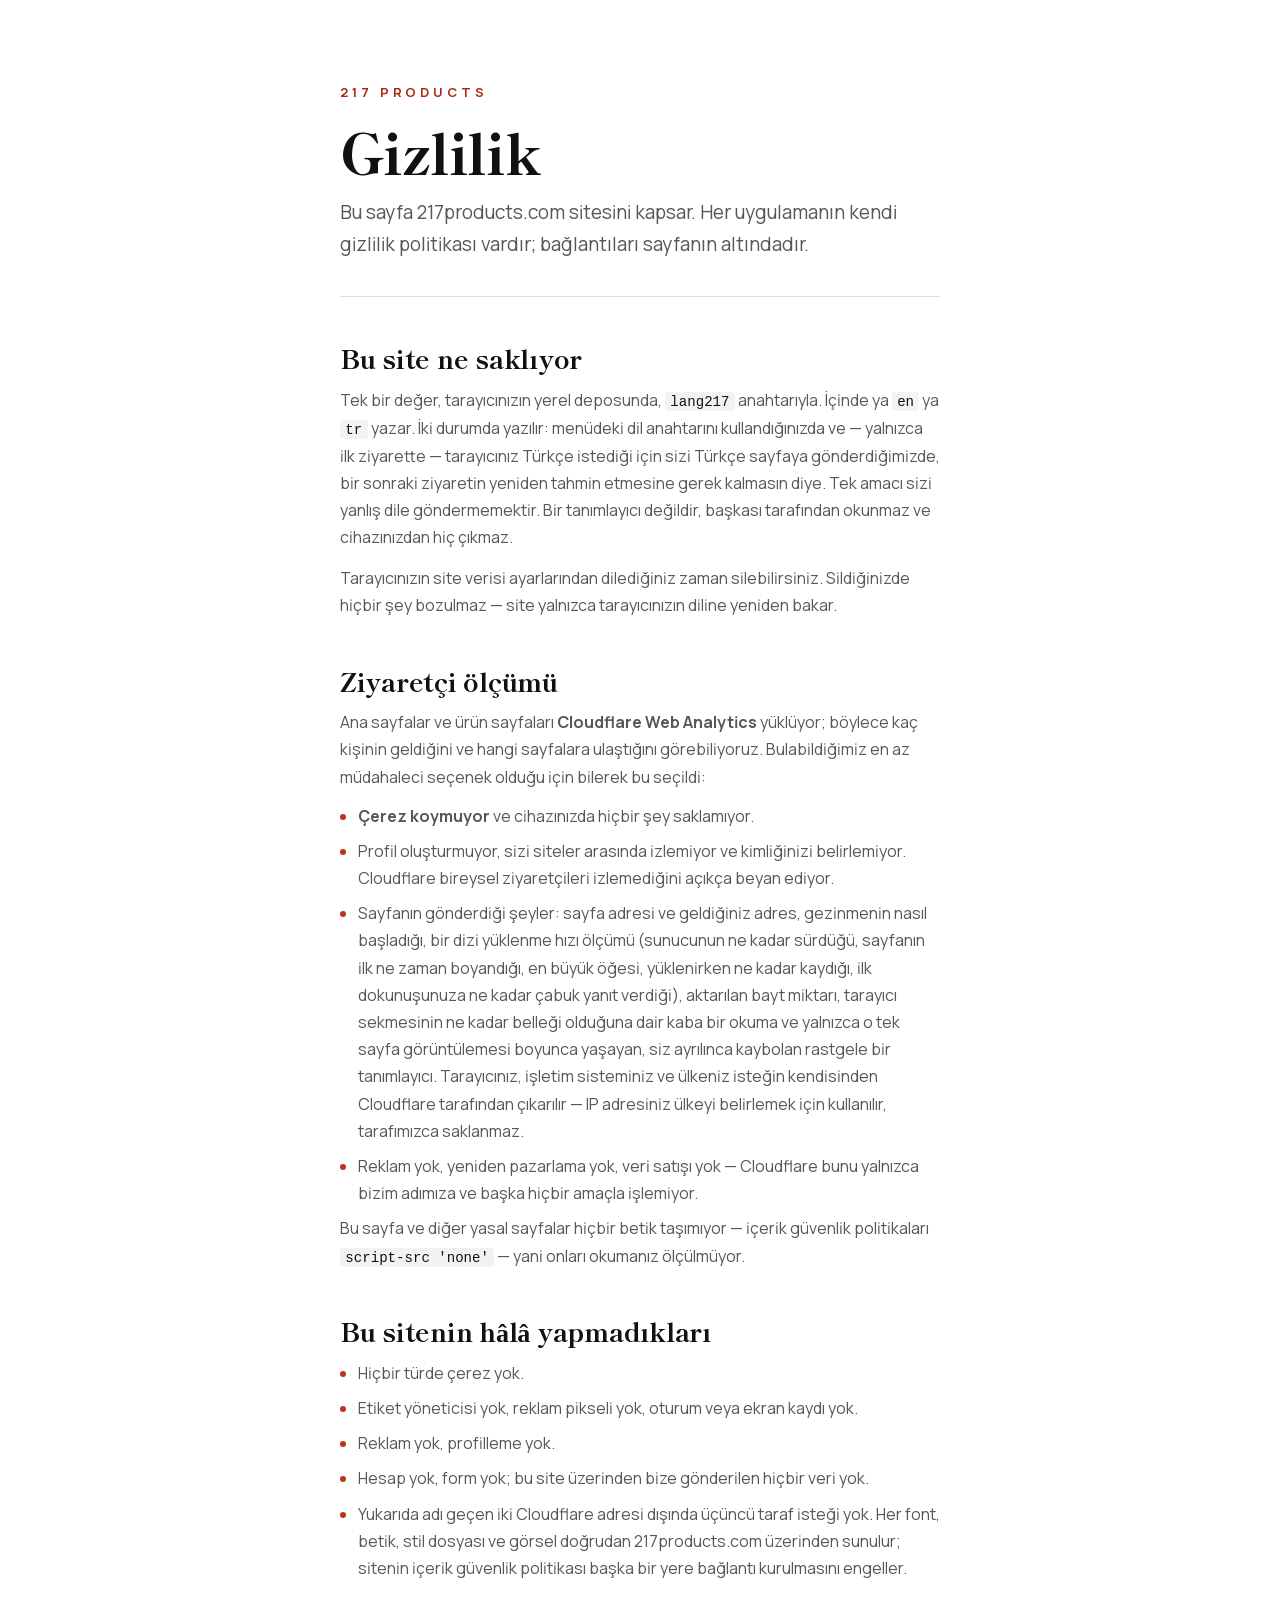
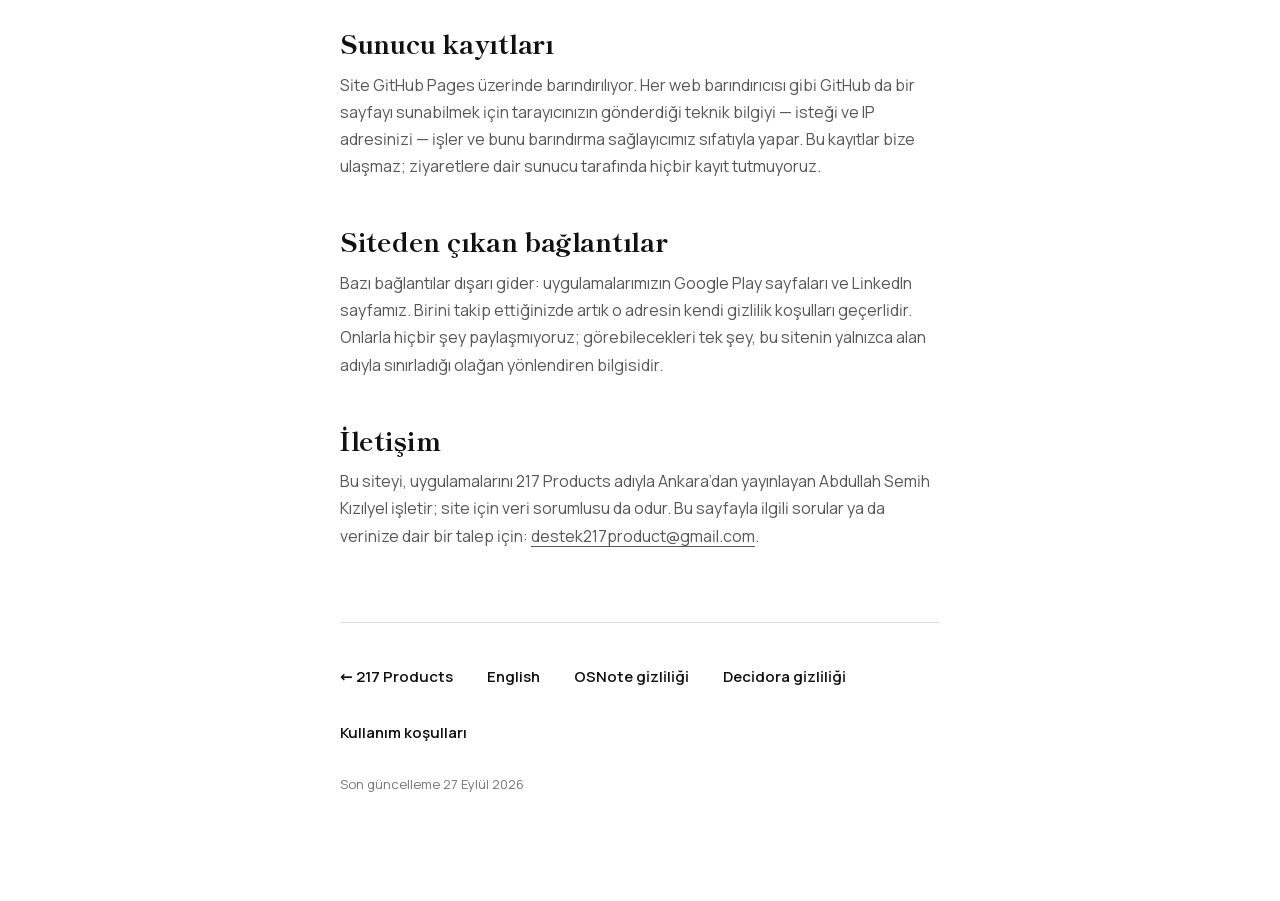
<file: gizlilik.html>
<!DOCTYPE html>
<html lang="tr">
<head>
  <meta charset="UTF-8">
  <meta name="viewport" content="width=device-width, initial-scale=1.0">
  <meta http-equiv="Content-Security-Policy" content="default-src 'self'; script-src 'none'; style-src 'self' 'unsafe-inline'; font-src 'self'; img-src 'self' data:; connect-src 'none'; object-src 'none'; frame-src 'none'; base-uri 'self'; form-action 'none'">
  <meta name="referrer" content="strict-origin-when-cross-origin">
  <title>Gizlilik — 217 Products</title>
  <meta name="description" content="217products.com sizi ziyaret ettiğinizde ne saklıyor: yalnızca bir dil tercihi. Hiç çerez yok; ziyaretçi ölçümü çerezsiz ve sizi tanımlamıyor.">
  <link rel="canonical" href="https://217products.com/gizlilik">
  <link rel="alternate" hreflang="en" href="https://217products.com/privacy">
  <link rel="alternate" hreflang="tr" href="https://217products.com/gizlilik">
  <link rel="alternate" hreflang="x-default" href="https://217products.com/privacy">
  <meta name="robots" content="index, follow">
  <meta property="og:type" content="website">
  <meta property="og:site_name" content="217 Products">
  <meta property="og:locale" content="tr_TR">
  <meta property="og:url" content="https://217products.com/gizlilik">
  <meta property="og:title" content="Gizlilik — 217 Products">
  <meta property="og:description" content="217products.com sizi ziyaret ettiğinizde ne saklıyor: yalnızca bir dil tercihi. Hiç çerez yok; ziyaretçi ölçümü çerezsiz ve sizi tanımlamıyor.">
  <meta property="og:image" content="https://217products.com/assets/og-tr.jpg?v=1">
  <meta property="og:image:type" content="image/jpeg">
  <meta property="og:image:width" content="1200">
  <meta property="og:image:height" content="630">
  <meta name="twitter:card" content="summary_large_image">
  <link rel="icon" href="/favicon.ico" sizes="any">
  <link rel="icon" type="image/png" sizes="32x32" href="/assets/favicon-32.png">
  <link rel="apple-touch-icon" href="/assets/apple-touch-icon.png">
  <!-- Preloaded because they were not: without this the faces are only
       discovered once doc.css has parsed, the swap lands after first paint and
       the headline reflows the column under it. Measured on 1280x800, three
       consecutive runs: CLS 0.0322 with no preload, and the mobile layout did
       not show it — which is why it was only caught by the telemetry series,
       not by a single spot check. -->
  <link rel="preload" as="font" type="font/woff2" href="assets/fonts/shippori-800.woff2?v=3" crossorigin>
  <link rel="preload" as="font" type="font/woff2" href="assets/fonts/manrope-var.woff2?v=3" crossorigin>
  <link rel="stylesheet" href="doc.css?v=5">
</head>
<body>
  <main class="doc">
    <p class="doc-eyebrow"><a href="/tr">217 Products</a></p>
    <h1>Gizlilik</h1>
    <p class="doc-lead">Bu sayfa 217products.com sitesini kapsar. Her uygulamanın kendi
      gizlilik politikası vardır; bağlantıları sayfanın altındadır.</p>

    <h2>Bu site ne saklıyor</h2>
    <p>Tek bir değer, tarayıcınızın yerel deposunda, <code>lang217</code> anahtarıyla.
      İçinde ya <code>en</code> ya <code>tr</code> yazar. İki durumda yazılır: menüdeki dil
      anahtarını kullandığınızda ve — yalnızca ilk ziyarette — tarayıcınız Türkçe istediği
      için sizi Türkçe sayfaya gönderdiğimizde, bir sonraki ziyaretin yeniden tahmin
      etmesine gerek kalmasın diye. Tek amacı sizi yanlış dile göndermemektir. Bir
      tanımlayıcı değildir, başkası tarafından okunmaz ve cihazınızdan hiç çıkmaz.</p>
    <p>Tarayıcınızın site verisi ayarlarından dilediğiniz zaman silebilirsiniz. Sildiğinizde
      hiçbir şey bozulmaz — site yalnızca tarayıcınızın diline yeniden bakar.</p>

    <h2>Ziyaretçi ölçümü</h2>
    <p>Ana sayfalar ve ürün sayfaları <strong>Cloudflare Web Analytics</strong> yüklüyor; böylece kaç kişinin
      geldiğini ve hangi sayfalara ulaştığını görebiliyoruz. Bulabildiğimiz en az müdahaleci
      seçenek olduğu için bilerek bu seçildi:</p>
    <ul>
      <li><strong>Çerez koymuyor</strong> ve cihazınızda hiçbir şey saklamıyor.</li>
      <li>Profil oluşturmuyor, sizi siteler arasında izlemiyor ve kimliğinizi
        belirlemiyor. Cloudflare bireysel ziyaretçileri izlemediğini açıkça beyan ediyor.</li>
      <li>Sayfanın gönderdiği şeyler: sayfa adresi ve geldiğiniz adres, gezinmenin nasıl
        başladığı, bir dizi yüklenme hızı ölçümü (sunucunun ne kadar sürdüğü, sayfanın ilk
        ne zaman boyandığı, en büyük öğesi, yüklenirken ne kadar kaydığı, ilk dokunuşunuza ne
        kadar çabuk yanıt verdiği), aktarılan bayt miktarı, tarayıcı sekmesinin ne kadar
        belleği olduğuna dair kaba bir okuma ve yalnızca o tek sayfa görüntülemesi boyunca
        yaşayan, siz ayrılınca kaybolan rastgele bir tanımlayıcı. Tarayıcınız, işletim
        sisteminiz ve ülkeniz isteğin kendisinden Cloudflare tarafından çıkarılır — IP
        adresiniz ülkeyi belirlemek için kullanılır, tarafımızca saklanmaz.</li>
      <li>Reklam yok, yeniden pazarlama yok, veri satışı yok — Cloudflare bunu yalnızca
        bizim adımıza ve başka hiçbir amaçla işlemiyor.</li>
    </ul>
    <p>Bu sayfa ve diğer yasal sayfalar hiçbir betik taşımıyor — içerik güvenlik politikaları
      <code>script-src 'none'</code> — yani onları okumanız ölçülmüyor.</p>

    <h2>Bu sitenin hâlâ yapmadıkları</h2>
    <ul>
      <li>Hiçbir türde çerez yok.</li>
      <li>Etiket yöneticisi yok, reklam pikseli yok, oturum veya ekran kaydı yok.</li>
      <li>Reklam yok, profilleme yok.</li>
      <li>Hesap yok, form yok; bu site üzerinden bize gönderilen hiçbir veri yok.</li>
      <li>Yukarıda adı geçen iki Cloudflare adresi dışında üçüncü taraf isteği yok. Her
        font, betik, stil dosyası ve görsel doğrudan 217products.com üzerinden sunulur;
        sitenin içerik güvenlik politikası başka bir yere bağlantı kurulmasını engeller.</li>
    </ul>

    <h2>Sunucu kayıtları</h2>
    <p>Site GitHub Pages üzerinde barındırılıyor. Her web barındırıcısı gibi GitHub da bir
      sayfayı sunabilmek için tarayıcınızın gönderdiği teknik bilgiyi — isteği ve IP
      adresinizi — işler ve bunu barındırma sağlayıcımız sıfatıyla yapar. Bu kayıtlar bize
      ulaşmaz; ziyaretlere dair sunucu tarafında hiçbir kayıt tutmuyoruz.</p>

    <h2>Siteden çıkan bağlantılar</h2>
    <p>Bazı bağlantılar dışarı gider: uygulamalarımızın Google Play sayfaları ve LinkedIn
      sayfamız. Birini takip ettiğinizde artık o adresin kendi gizlilik koşulları geçerlidir.
      Onlarla hiçbir şey paylaşmıyoruz; görebilecekleri tek şey, bu sitenin yalnızca alan
      adıyla sınırladığı olağan yönlendiren bilgisidir.</p>

    <h2>İletişim</h2>
    <p>Bu siteyi, uygulamalarını 217 Products adıyla Ankara’dan yayınlayan Abdullah Semih
      Kızılyel işletir; site için veri sorumlusu da odur. Bu sayfayla ilgili sorular ya da
      verinize dair bir talep için:
      <a href="mailto:destek217product@gmail.com">destek217product@gmail.com</a>.</p>

    <nav class="doc-foot" aria-label="İlgili">
      <a href="/tr">← 217 Products</a>
      <a href="/privacy" hreflang="en" lang="en">English</a>
      <a href="/osnote/privacy.html">OSNote gizliliği</a>
      <a href="/decidora/privacy.html">Decidora gizliliği</a>
      <a href="/kosullar">Kullanım koşulları</a>
    </nav>
    <p class="doc-date">Son güncelleme 27 Eylül 2026</p>
  </main>
</body>
</html>
</file>
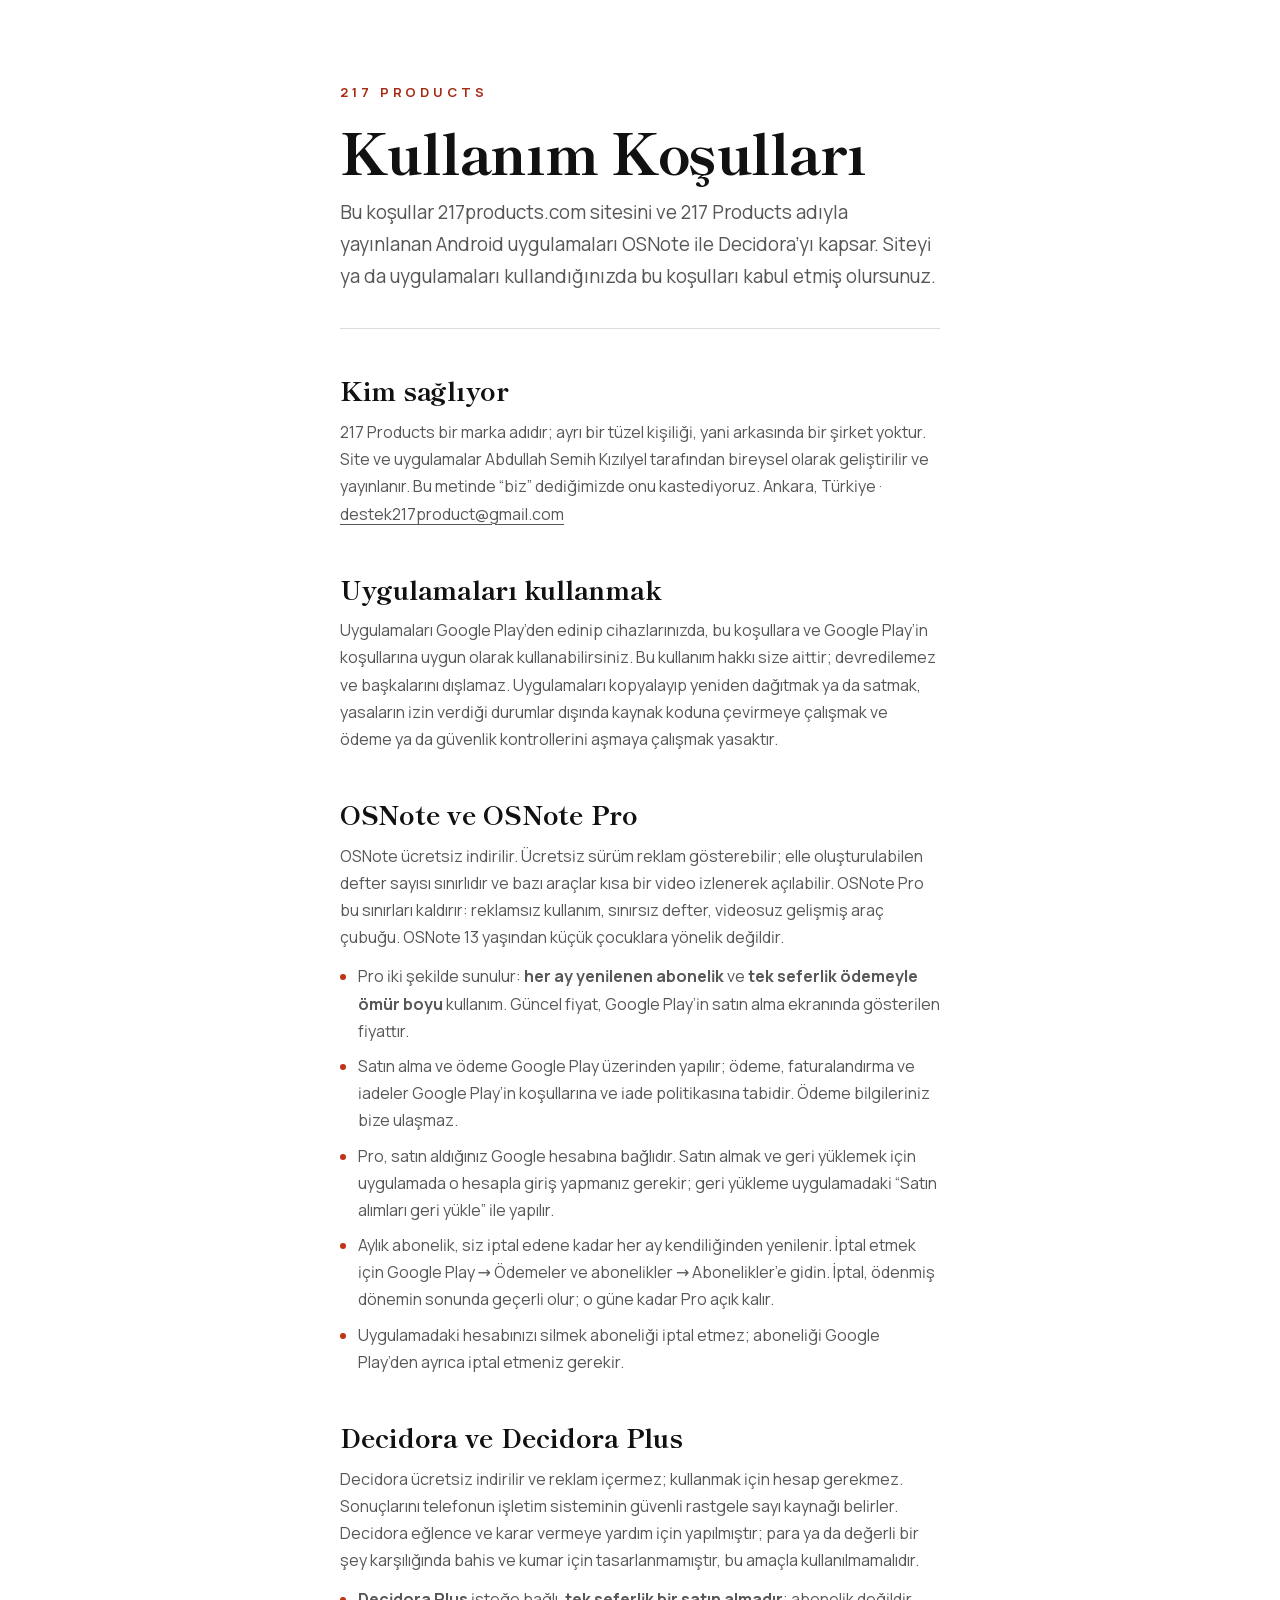
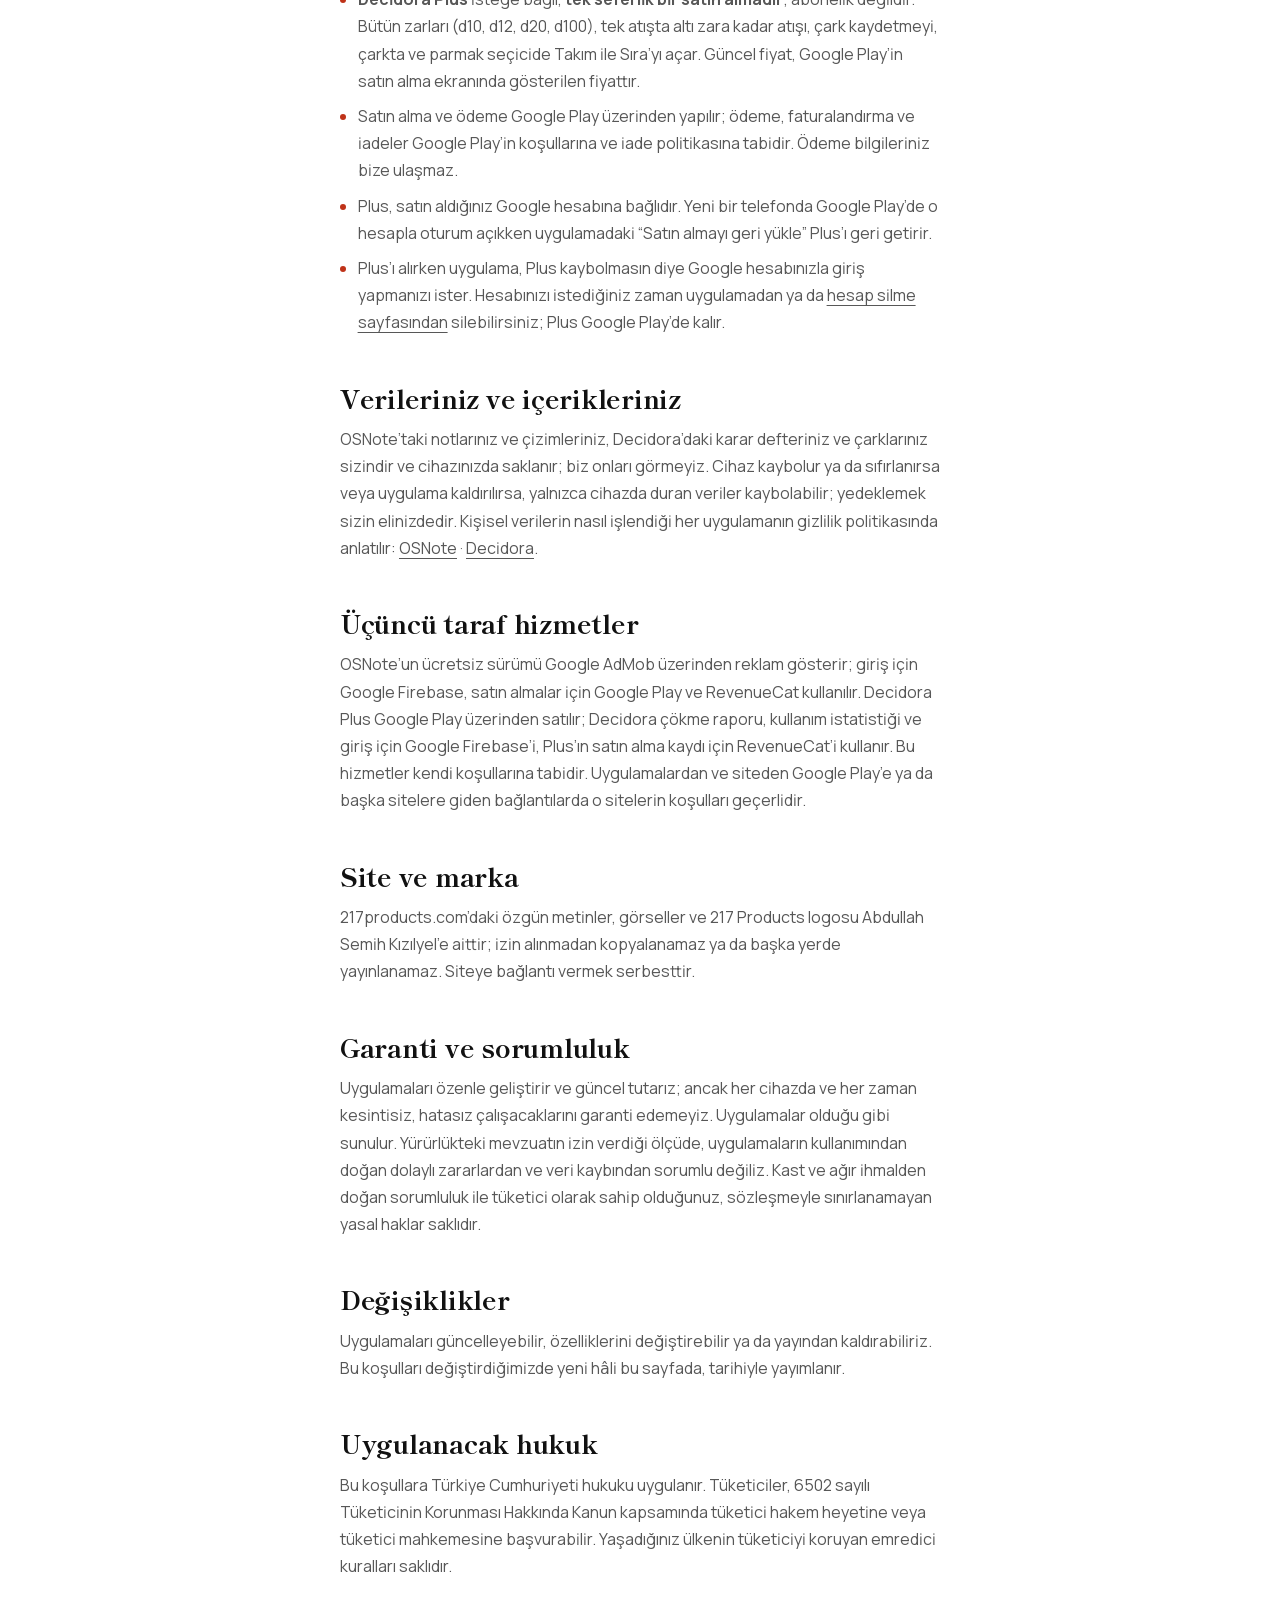
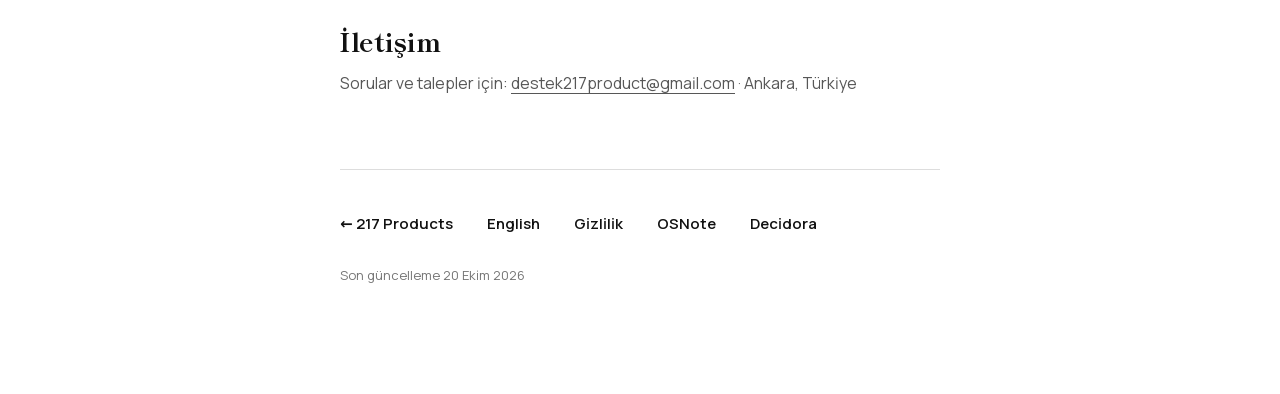
<file: kosullar.html>
<!DOCTYPE html>
<html lang="tr">
<head>
  <meta charset="UTF-8">
  <meta name="viewport" content="width=device-width, initial-scale=1.0">
  <meta http-equiv="Content-Security-Policy" content="default-src 'self'; script-src 'none'; style-src 'self' 'unsafe-inline'; font-src 'self'; img-src 'self' data:; connect-src 'none'; object-src 'none'; frame-src 'none'; base-uri 'self'; form-action 'none'">
  <meta name="referrer" content="strict-origin-when-cross-origin">
  <title>Kullanım Koşulları — 217 Products</title>
  <meta name="description" content="217products.com ile OSNote ve Decidora’nın kullanım koşulları: kim sağlıyor, OSNote Pro nasıl işler ve nasıl iptal edilir, verileriniz ve sorumluluk.">
  <link rel="canonical" href="https://217products.com/kosullar">
  <link rel="alternate" hreflang="en" href="https://217products.com/terms">
  <link rel="alternate" hreflang="tr" href="https://217products.com/kosullar">
  <link rel="alternate" hreflang="x-default" href="https://217products.com/terms">
  <meta name="robots" content="index, follow">
  <meta property="og:type" content="website">
  <meta property="og:site_name" content="217 Products">
  <meta property="og:locale" content="tr_TR">
  <meta property="og:url" content="https://217products.com/kosullar">
  <meta property="og:title" content="Kullanım Koşulları — 217 Products">
  <meta property="og:description" content="217products.com ile OSNote ve Decidora’nın kullanım koşulları: kim sağlıyor, OSNote Pro nasıl işler ve nasıl iptal edilir, verileriniz ve sorumluluk.">
  <meta property="og:image" content="https://217products.com/assets/og-tr.jpg?v=1">
  <meta property="og:image:type" content="image/jpeg">
  <meta property="og:image:width" content="1200">
  <meta property="og:image:height" content="630">
  <meta name="twitter:card" content="summary_large_image">
  <link rel="icon" href="/favicon.ico" sizes="any">
  <link rel="icon" type="image/png" sizes="32x32" href="/assets/favicon-32.png">
  <link rel="apple-touch-icon" href="/assets/apple-touch-icon.png">
  <link rel="preload" as="font" type="font/woff2" href="assets/fonts/shippori-800.woff2?v=3" crossorigin>
  <link rel="preload" as="font" type="font/woff2" href="assets/fonts/manrope-var.woff2?v=3" crossorigin>
  <link rel="stylesheet" href="doc.css?v=5">
</head>
<body>
  <main class="doc">
    <p class="doc-eyebrow"><a href="/tr">217 Products</a></p>
    <h1>Kullanım Koşulları</h1>
    <p class="doc-lead">Bu koşullar 217products.com sitesini ve 217 Products adıyla yayınlanan
      Android uygulamaları OSNote ile Decidora’yı kapsar. Siteyi ya da uygulamaları
      kullandığınızda bu koşulları kabul etmiş olursunuz.</p>

    <h2>Kim sağlıyor</h2>
    <p>217 Products bir marka adıdır; ayrı bir tüzel kişiliği, yani arkasında bir şirket
      yoktur. Site ve uygulamalar Abdullah Semih Kızılyel tarafından bireysel olarak geliştirilir
      ve yayınlanır. Bu metinde “biz” dediğimizde onu kastediyoruz. Ankara, Türkiye ·
      <a href="mailto:destek217product@gmail.com">destek217product@gmail.com</a></p>

    <h2>Uygulamaları kullanmak</h2>
    <p>Uygulamaları Google Play’den edinip cihazlarınızda, bu koşullara ve Google Play’in
      koşullarına uygun olarak kullanabilirsiniz. Bu kullanım hakkı size aittir; devredilemez ve
      başkalarını dışlamaz. Uygulamaları kopyalayıp yeniden dağıtmak ya da satmak, yasaların izin
      verdiği durumlar dışında kaynak koduna çevirmeye çalışmak ve ödeme ya da güvenlik
      kontrollerini aşmaya çalışmak yasaktır.</p>

    <h2>OSNote ve OSNote Pro</h2>
    <p>OSNote ücretsiz indirilir. Ücretsiz sürüm reklam gösterebilir; elle oluşturulabilen defter
      sayısı sınırlıdır ve bazı araçlar kısa bir video izlenerek açılabilir. OSNote Pro bu
      sınırları kaldırır: reklamsız kullanım, sınırsız defter, videosuz gelişmiş araç çubuğu.
      OSNote 13 yaşından küçük çocuklara yönelik değildir.</p>
    <ul>
      <li>Pro iki şekilde sunulur: <strong>her ay yenilenen abonelik</strong> ve
        <strong>tek seferlik ödemeyle ömür boyu</strong> kullanım. Güncel fiyat, Google Play’in
        satın alma ekranında gösterilen fiyattır.</li>
      <li>Satın alma ve ödeme Google Play üzerinden yapılır; ödeme, faturalandırma ve iadeler
        Google Play’in koşullarına ve iade politikasına tabidir. Ödeme bilgileriniz bize
        ulaşmaz.</li>
      <li>Pro, satın aldığınız Google hesabına bağlıdır. Satın almak ve geri yüklemek için
        uygulamada o hesapla giriş yapmanız gerekir; geri yükleme uygulamadaki
        “Satın alımları geri yükle” ile yapılır.</li>
      <li>Aylık abonelik, siz iptal edene kadar her ay kendiliğinden yenilenir. İptal etmek için
        Google Play → Ödemeler ve abonelikler → Abonelikler’e gidin. İptal, ödenmiş dönemin
        sonunda geçerli olur; o güne kadar Pro açık kalır.</li>
      <li>Uygulamadaki hesabınızı silmek aboneliği iptal etmez; aboneliği Google Play’den ayrıca
        iptal etmeniz gerekir.</li>
    </ul>

    <h2>Decidora ve Decidora Plus</h2>
    <p>Decidora ücretsiz indirilir ve reklam içermez; kullanmak için hesap gerekmez. Sonuçlarını telefonun işletim
      sisteminin güvenli rastgele sayı kaynağı belirler. Decidora eğlence ve karar vermeye yardım
      için yapılmıştır; para ya da değerli bir şey karşılığında bahis ve kumar için
      tasarlanmamıştır, bu amaçla kullanılmamalıdır.</p>
    <ul>
      <li><strong>Decidora Plus</strong> isteğe bağlı, <strong>tek seferlik bir satın
        almadır</strong>; abonelik değildir. Bütün zarları (d10, d12, d20, d100), tek atışta altı
        zara kadar atışı, çark kaydetmeyi, çarkta ve parmak seçicide Takım ile Sıra’yı açar. Güncel fiyat,
        Google Play’in satın alma ekranında gösterilen fiyattır.</li>
      <li>Satın alma ve ödeme Google Play üzerinden yapılır; ödeme, faturalandırma ve iadeler
        Google Play’in koşullarına ve iade politikasına tabidir. Ödeme bilgileriniz bize
        ulaşmaz.</li>
      <li>Plus, satın aldığınız Google hesabına bağlıdır. Yeni bir telefonda Google Play’de o
        hesapla oturum açıkken uygulamadaki “Satın almayı geri yükle” Plus’ı geri getirir.</li>
      <li>Plus’ı alırken uygulama, Plus kaybolmasın diye Google hesabınızla giriş yapmanızı
        ister. Hesabınızı istediğiniz zaman uygulamadan ya da
        <a href="/decidora/hesap-silme.html">hesap silme sayfasından</a> silebilirsiniz; Plus Google
        Play’de kalır.</li>
    </ul>

    <h2>Verileriniz ve içerikleriniz</h2>
    <p>OSNote’taki notlarınız ve çizimleriniz, Decidora’daki karar defteriniz ve çarklarınız
      sizindir ve cihazınızda saklanır; biz onları görmeyiz. Cihaz kaybolur ya da sıfırlanırsa
      veya uygulama kaldırılırsa, yalnızca cihazda duran veriler kaybolabilir; yedeklemek sizin
      elinizdedir. Kişisel verilerin nasıl işlendiği her uygulamanın gizlilik politikasında
      anlatılır: <a href="/osnote/privacy.html">OSNote</a> ·
      <a href="/decidora/privacy.html">Decidora</a>.</p>

    <h2>Üçüncü taraf hizmetler</h2>
    <p>OSNote’un ücretsiz sürümü Google AdMob üzerinden reklam gösterir; giriş için Google
      Firebase, satın almalar için Google Play ve RevenueCat kullanılır. Decidora Plus Google
      Play üzerinden satılır; Decidora çökme raporu, kullanım istatistiği ve giriş için Google
      Firebase’i, Plus’ın satın alma kaydı için RevenueCat’i kullanır. Bu hizmetler kendi koşullarına tabidir. Uygulamalardan ve siteden Google Play’e ya da başka sitelere giden
      bağlantılarda o sitelerin koşulları geçerlidir.</p>

    <h2>Site ve marka</h2>
    <p>217products.com’daki özgün metinler, görseller ve 217 Products logosu Abdullah Semih
      Kızılyel’e aittir; izin alınmadan kopyalanamaz ya da başka yerde yayınlanamaz. Siteye
      bağlantı vermek serbesttir.</p>

    <h2>Garanti ve sorumluluk</h2>
    <p>Uygulamaları özenle geliştirir ve güncel tutarız; ancak her cihazda ve her zaman
      kesintisiz, hatasız çalışacaklarını garanti edemeyiz. Uygulamalar olduğu gibi sunulur.
      Yürürlükteki mevzuatın izin verdiği ölçüde, uygulamaların kullanımından doğan dolaylı
      zararlardan ve veri kaybından sorumlu değiliz. Kast ve ağır ihmalden doğan sorumluluk ile
      tüketici olarak sahip olduğunuz, sözleşmeyle sınırlanamayan yasal haklar saklıdır.</p>

    <h2>Değişiklikler</h2>
    <p>Uygulamaları güncelleyebilir, özelliklerini değiştirebilir ya da yayından kaldırabiliriz.
      Bu koşulları değiştirdiğimizde yeni hâli bu sayfada, tarihiyle yayımlanır.</p>

    <h2>Uygulanacak hukuk</h2>
    <p>Bu koşullara Türkiye Cumhuriyeti hukuku uygulanır. Tüketiciler, 6502 sayılı Tüketicinin
      Korunması Hakkında Kanun kapsamında tüketici hakem heyetine veya tüketici mahkemesine
      başvurabilir. Yaşadığınız ülkenin tüketiciyi koruyan emredici kuralları saklıdır.</p>

    <h2>İletişim</h2>
    <p>Sorular ve talepler için:
      <a href="mailto:destek217product@gmail.com">destek217product@gmail.com</a> ·
      Ankara, Türkiye</p>

    <nav class="doc-foot" aria-label="İlgili">
      <a href="/tr">← 217 Products</a>
      <a href="/terms" hreflang="en" lang="en">English</a>
      <a href="/gizlilik">Gizlilik</a>
      <a href="/osnote/tr">OSNote</a>
      <a href="/decidora/tr">Decidora</a>
    </nav>
    <p class="doc-date">Son güncelleme 20 Ekim 2026</p>
  </main>
</body>
</html>
</file>
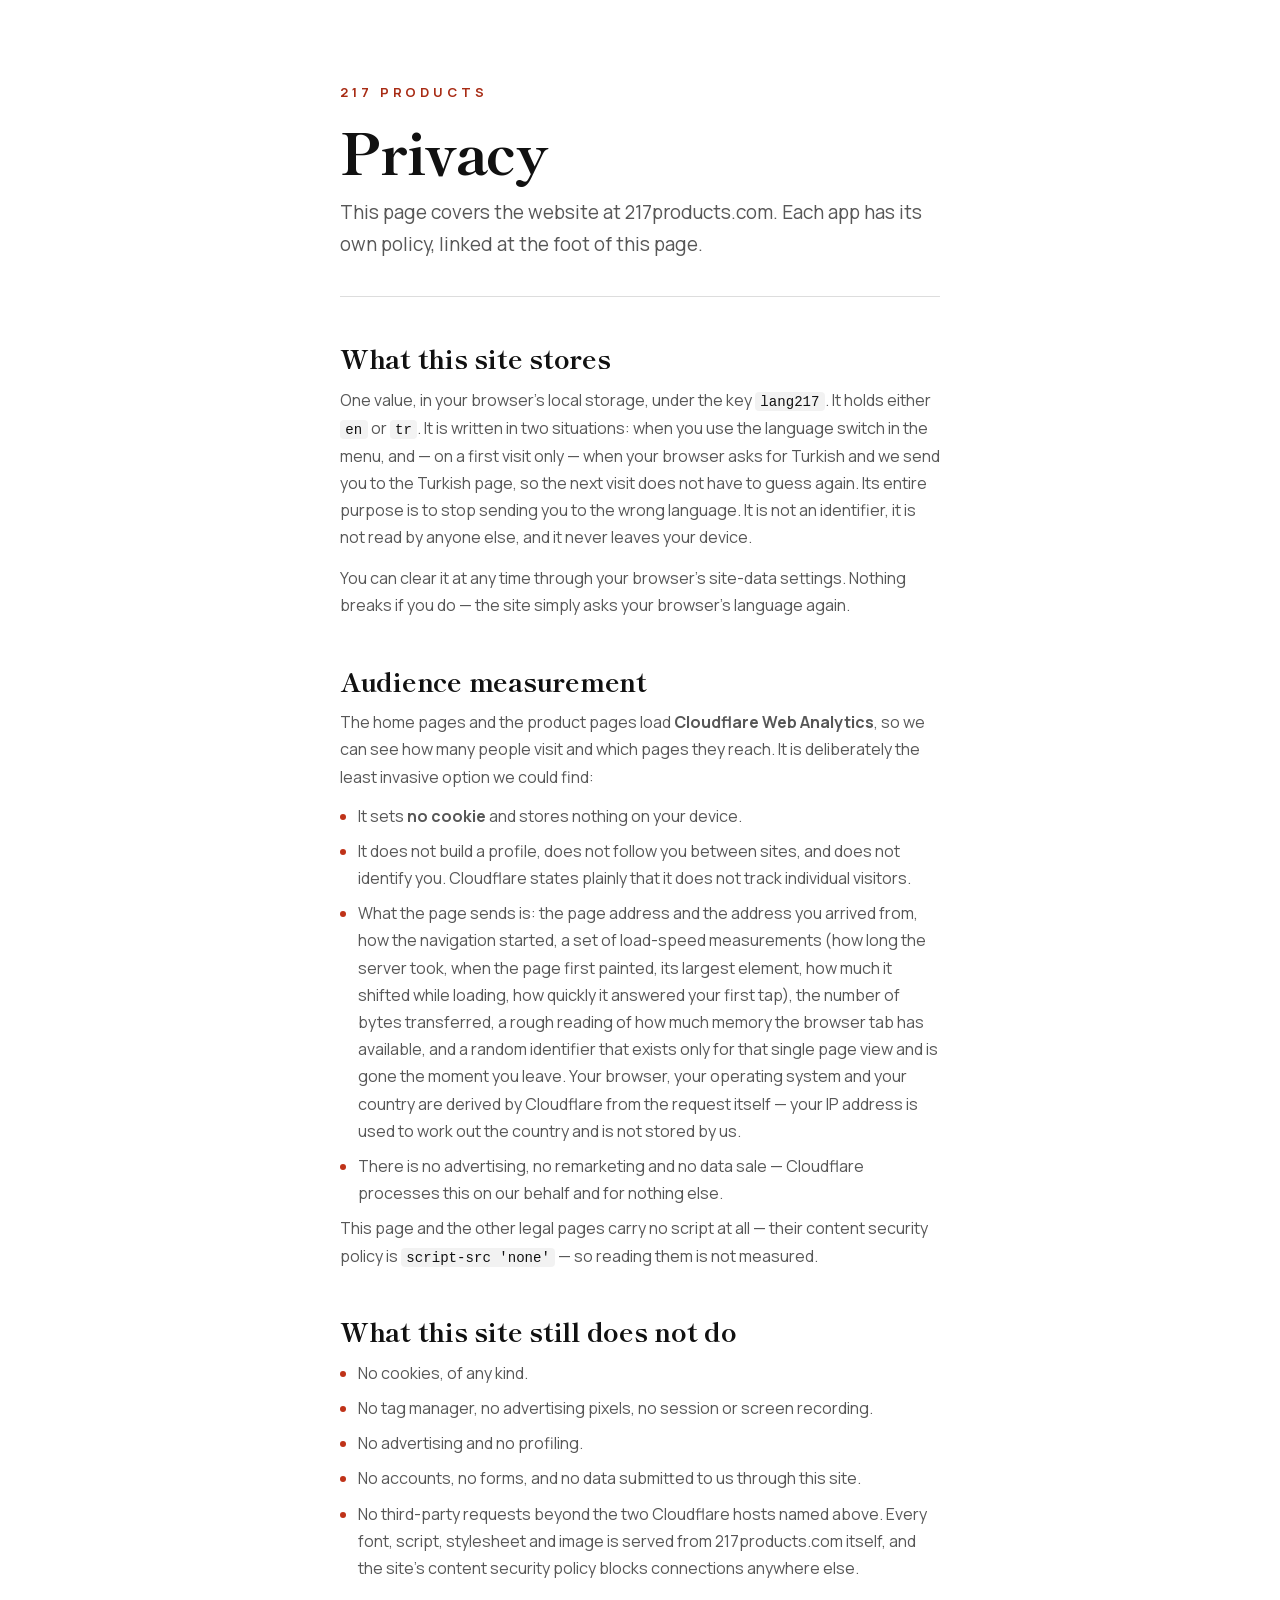
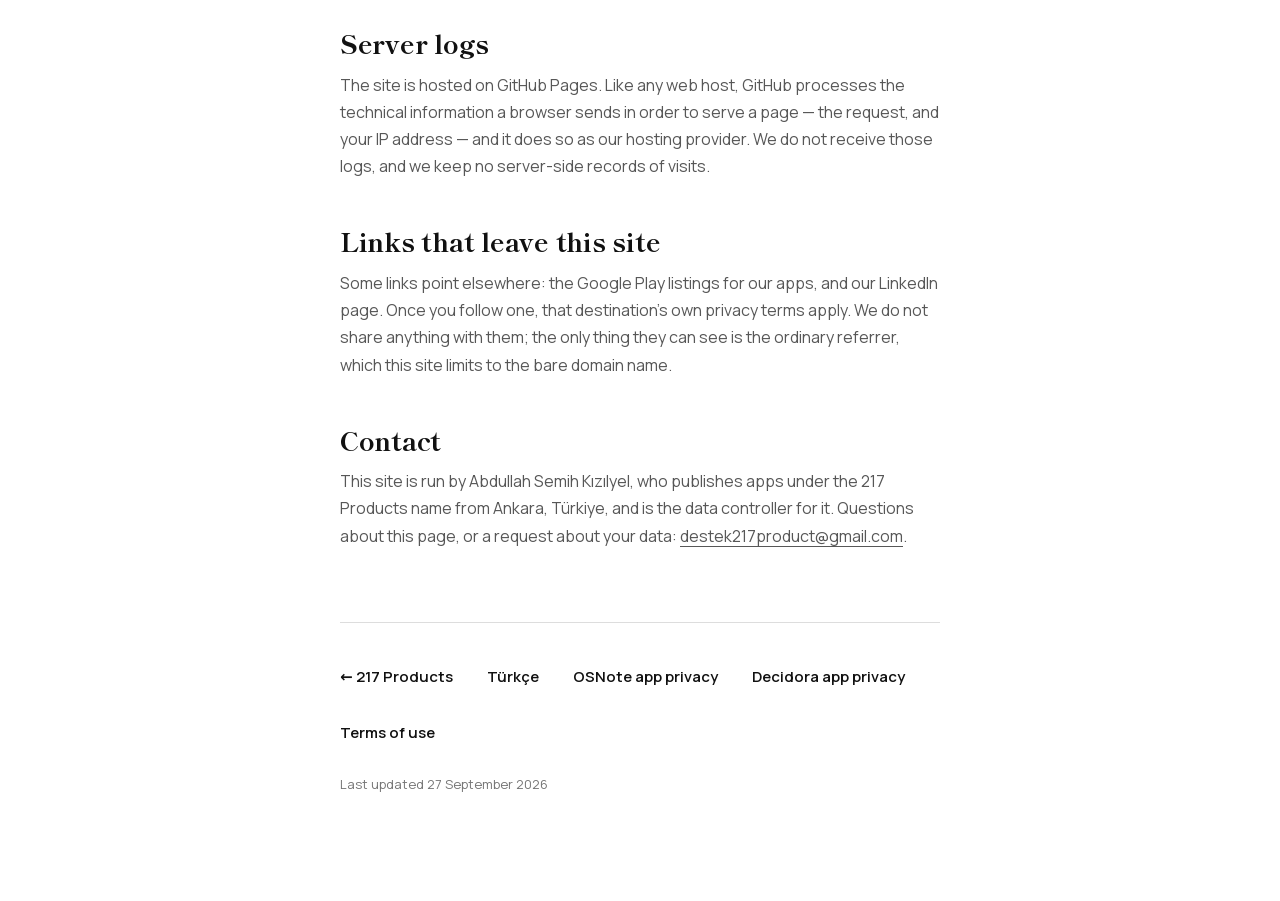
<file: privacy.html>
<!DOCTYPE html>
<html lang="en">
<head>
  <meta charset="UTF-8">
  <meta name="viewport" content="width=device-width, initial-scale=1.0">
  <meta http-equiv="Content-Security-Policy" content="default-src 'self'; script-src 'none'; style-src 'self' 'unsafe-inline'; font-src 'self'; img-src 'self' data:; connect-src 'none'; object-src 'none'; frame-src 'none'; base-uri 'self'; form-action 'none'">
  <meta name="referrer" content="strict-origin-when-cross-origin">
  <title>Privacy — 217 Products</title>
  <meta name="description" content="What 217 Products stores when you visit 217products.com: one language preference, no cookies at all, and cookieless visitor measurement that does not identify you.">
  <link rel="canonical" href="https://217products.com/privacy">
  <link rel="alternate" hreflang="en" href="https://217products.com/privacy">
  <link rel="alternate" hreflang="tr" href="https://217products.com/gizlilik">
  <link rel="alternate" hreflang="x-default" href="https://217products.com/privacy">
  <meta name="robots" content="index, follow">
  <meta property="og:type" content="website">
  <meta property="og:site_name" content="217 Products">
  <meta property="og:locale" content="en_US">
  <meta property="og:url" content="https://217products.com/privacy">
  <meta property="og:title" content="Privacy — 217 Products">
  <meta property="og:description" content="What 217 Products stores when you visit 217products.com: one language preference, no cookies at all, and cookieless visitor measurement that does not identify you.">
  <meta property="og:image" content="https://217products.com/assets/og-en.jpg?v=1">
  <meta property="og:image:type" content="image/jpeg">
  <meta property="og:image:width" content="1200">
  <meta property="og:image:height" content="630">
  <meta name="twitter:card" content="summary_large_image">
  <link rel="icon" href="/favicon.ico" sizes="any">
  <link rel="icon" type="image/png" sizes="32x32" href="/assets/favicon-32.png">
  <link rel="apple-touch-icon" href="/assets/apple-touch-icon.png">
  <!-- Preloaded because they were not: without this the faces are only
       discovered once doc.css has parsed, the swap lands after first paint and
       the headline reflows the column under it. Measured on 1280x800, three
       consecutive runs: CLS 0.0322 with no preload, and the mobile layout did
       not show it — which is why it was only caught by the telemetry series,
       not by a single spot check. -->
  <link rel="preload" as="font" type="font/woff2" href="assets/fonts/shippori-800.woff2?v=3" crossorigin>
  <link rel="preload" as="font" type="font/woff2" href="assets/fonts/manrope-var.woff2?v=3" crossorigin>
  <link rel="stylesheet" href="doc.css?v=5">
</head>
<body>
  <main class="doc">
    <p class="doc-eyebrow"><a href="/">217 Products</a></p>
    <h1>Privacy</h1>
    <p class="doc-lead">This page covers the website at 217products.com. Each app has its
      own policy, linked at the foot of this page.</p>

    <h2>What this site stores</h2>
    <p>One value, in your browser’s local storage, under the key
      <code>lang217</code>. It holds either <code>en</code> or <code>tr</code>. It is
      written in two situations: when you use the language switch in the menu, and — on a
      first visit only — when your browser asks for Turkish and we send you to the Turkish
      page, so the next visit does not have to guess again. Its entire purpose is to stop
      sending you to the wrong language. It is not an identifier, it is not read by anyone
      else, and it never leaves your device.</p>
    <p>You can clear it at any time through your browser’s site-data settings. Nothing
      breaks if you do — the site simply asks your browser’s language again.</p>

    <h2>Audience measurement</h2>
    <p>The home pages and the product pages load <strong>Cloudflare Web Analytics</strong>, so we can see how
      many people visit and which pages they reach. It is deliberately the least invasive
      option we could find:</p>
    <ul>
      <li>It sets <strong>no cookie</strong> and stores nothing on your device.</li>
      <li>It does not build a profile, does not follow you between sites, and does not
        identify you. Cloudflare states plainly that it does not track individual visitors.</li>
      <li>What the page sends is: the page address and the address you arrived from, how the
        navigation started, a set of load-speed measurements (how long the server took, when
        the page first painted, its largest element, how much it shifted while loading, how
        quickly it answered your first tap), the number of bytes transferred, a rough reading
        of how much memory the browser tab has available, and a random identifier that exists
        only for that single page view and is gone the moment you leave. Your browser, your
        operating system and your country are derived by Cloudflare from the request itself —
        your IP address is used to work out the country and is not stored by us.</li>
      <li>There is no advertising, no remarketing and no data sale — Cloudflare processes
        this on our behalf and for nothing else.</li>
    </ul>
    <p>This page and the other legal pages carry no script at all — their content security
      policy is <code>script-src 'none'</code> — so reading them is not measured.</p>

    <h2>What this site still does not do</h2>
    <ul>
      <li>No cookies, of any kind.</li>
      <li>No tag manager, no advertising pixels, no session or screen recording.</li>
      <li>No advertising and no profiling.</li>
      <li>No accounts, no forms, and no data submitted to us through this site.</li>
      <li>No third-party requests beyond the two Cloudflare hosts named above. Every font,
        script, stylesheet and image is served from 217products.com itself, and the site’s
        content security policy blocks connections anywhere else.</li>
    </ul>

    <h2>Server logs</h2>
    <p>The site is hosted on GitHub Pages. Like any web host, GitHub processes the
      technical information a browser sends in order to serve a page — the request, and
      your IP address — and it does so as our hosting provider. We do not receive those
      logs, and we keep no server-side records of visits.</p>

    <h2>Links that leave this site</h2>
    <p>Some links point elsewhere: the Google Play listings for our apps, and our LinkedIn
      page. Once you follow one, that destination’s own privacy terms apply. We do not share
      anything with them; the only thing they can see is the ordinary referrer, which this
      site limits to the bare domain name.</p>

    <h2>Contact</h2>
    <p>This site is run by Abdullah Semih Kızılyel, who publishes apps under the
      217 Products name from Ankara, Türkiye, and is the data controller for it. Questions
      about this page, or a request about your data:
      <a href="mailto:destek217product@gmail.com">destek217product@gmail.com</a>.</p>

    <nav class="doc-foot" aria-label="Related">
      <a href="/">← 217 Products</a>
      <a href="/gizlilik" hreflang="tr" lang="tr">Türkçe</a>
      <a href="/osnote/privacy.html">OSNote app privacy</a>
      <a href="/decidora/privacy.html">Decidora app privacy</a>
      <a href="/terms">Terms of use</a>
    </nav>
    <p class="doc-date">Last updated 27 September 2026</p>
  </main>
</body>
</html>
</file>
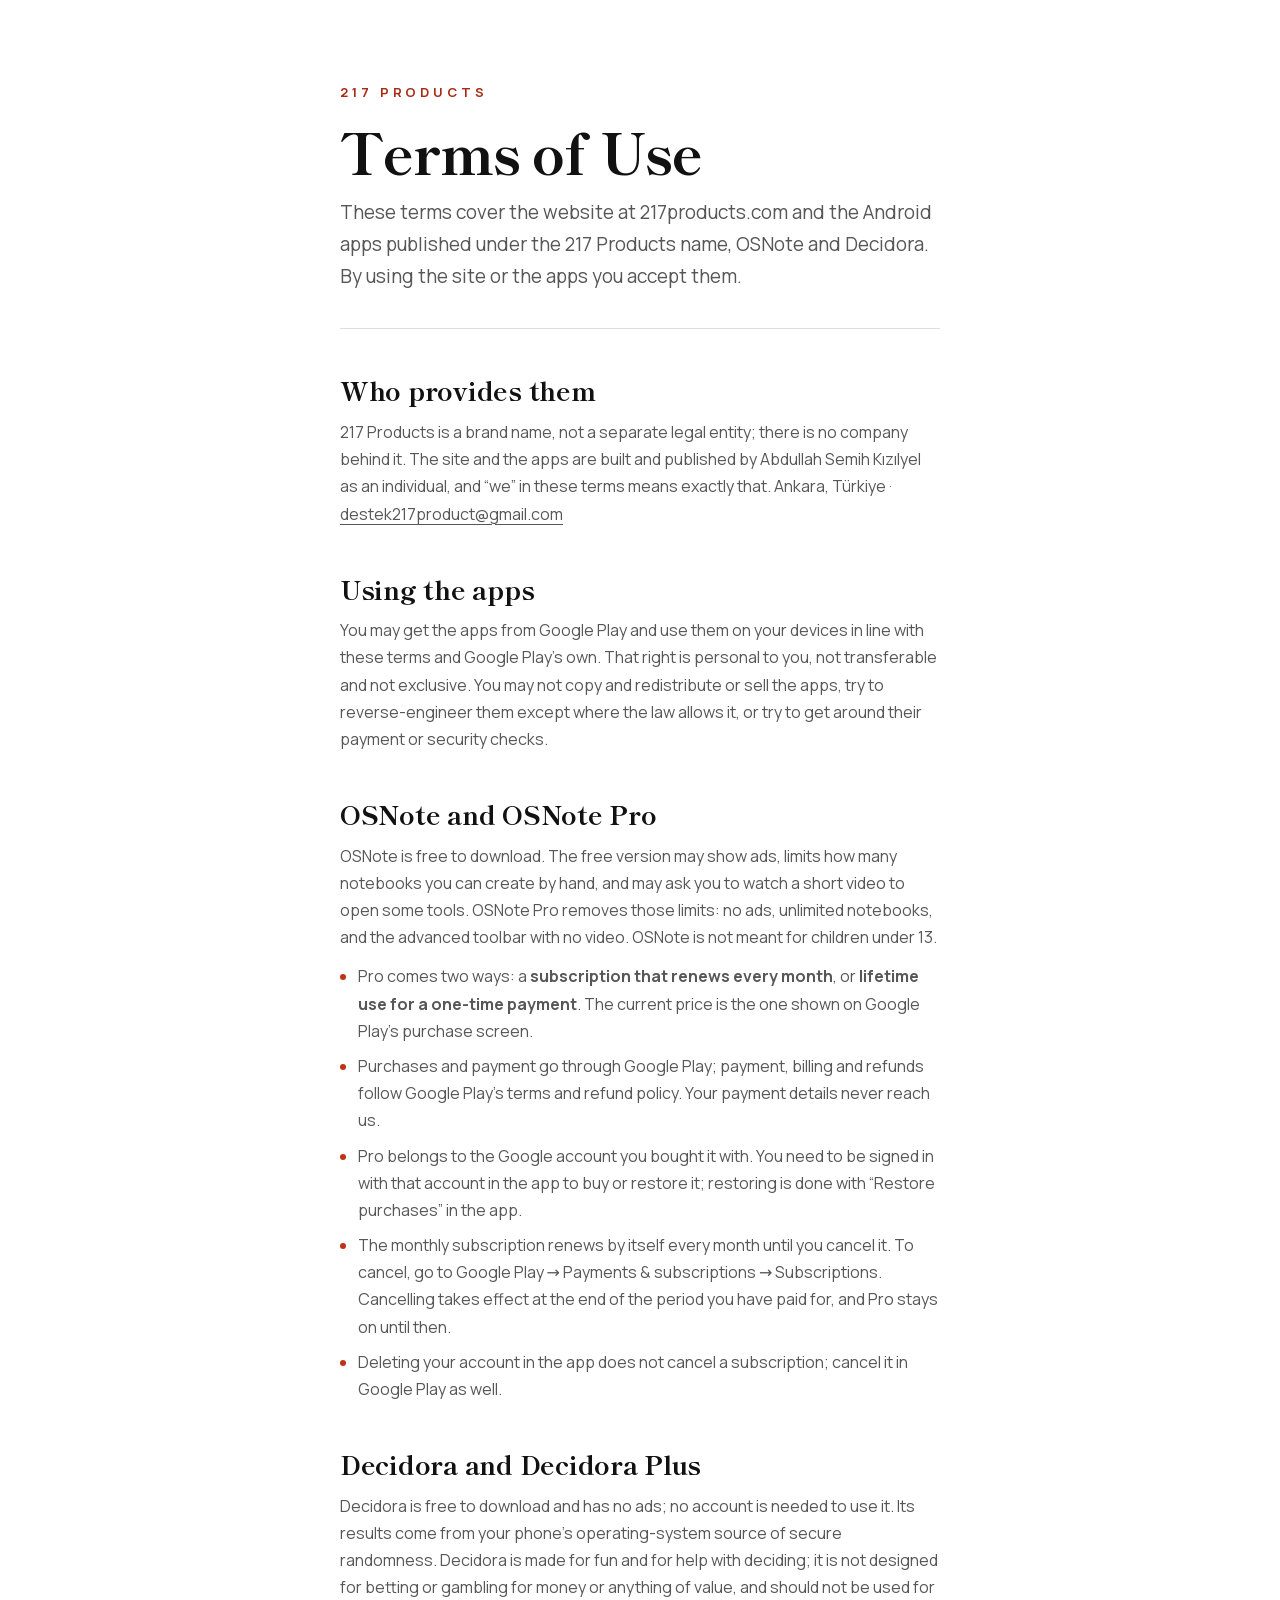
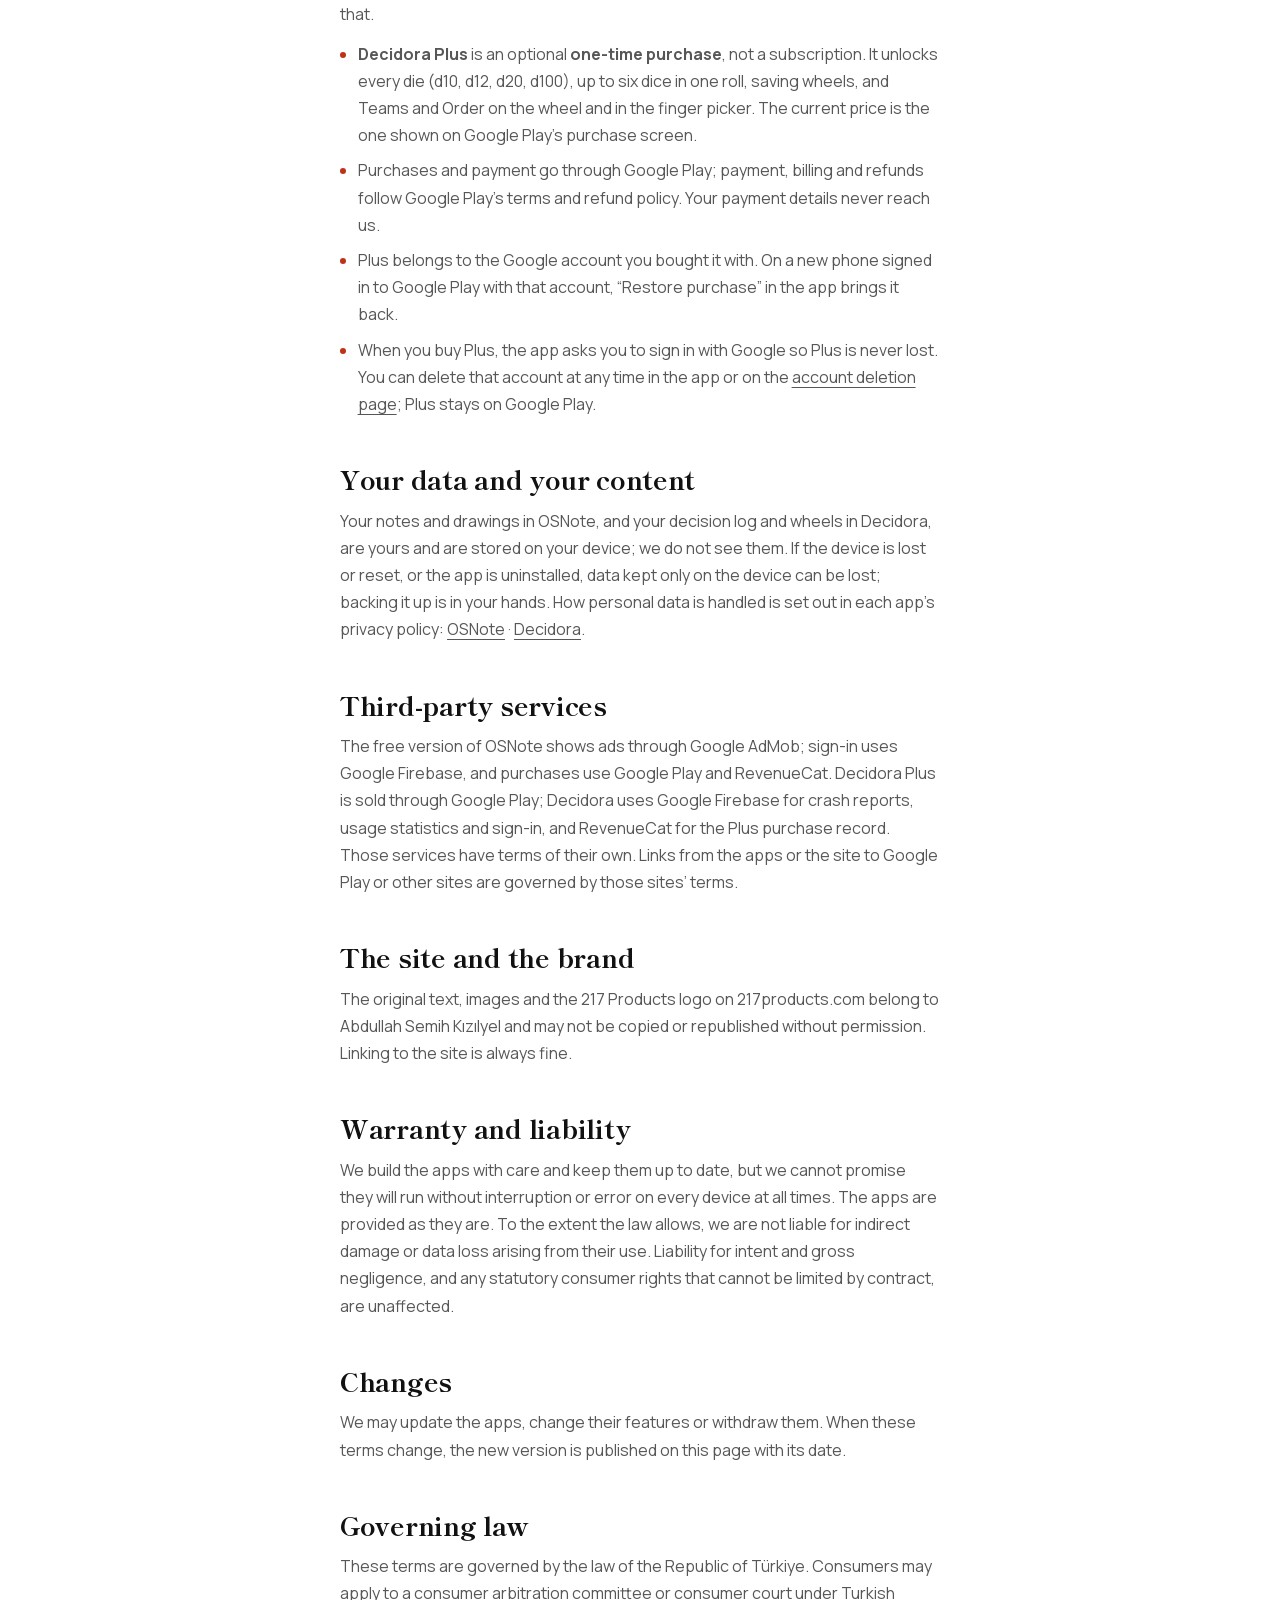
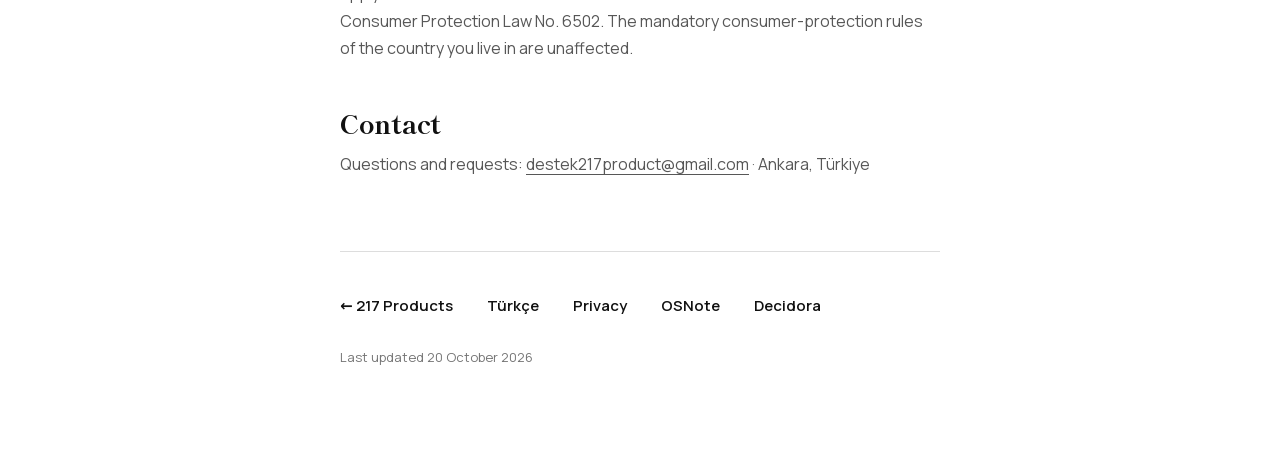
<file: terms.html>
<!DOCTYPE html>
<html lang="en">
<head>
  <meta charset="UTF-8">
  <meta name="viewport" content="width=device-width, initial-scale=1.0">
  <meta http-equiv="Content-Security-Policy" content="default-src 'self'; script-src 'none'; style-src 'self' 'unsafe-inline'; font-src 'self'; img-src 'self' data:; connect-src 'none'; object-src 'none'; frame-src 'none'; base-uri 'self'; form-action 'none'">
  <meta name="referrer" content="strict-origin-when-cross-origin">
  <title>Terms of Use — 217 Products</title>
  <meta name="description" content="Terms of use for 217products.com, OSNote and Decidora: who provides them, how OSNote Pro works and how to cancel it, your data, and liability.">
  <link rel="canonical" href="https://217products.com/terms">
  <link rel="alternate" hreflang="en" href="https://217products.com/terms">
  <link rel="alternate" hreflang="tr" href="https://217products.com/kosullar">
  <link rel="alternate" hreflang="x-default" href="https://217products.com/terms">
  <meta name="robots" content="index, follow">
  <meta property="og:type" content="website">
  <meta property="og:site_name" content="217 Products">
  <meta property="og:locale" content="en_US">
  <meta property="og:url" content="https://217products.com/terms">
  <meta property="og:title" content="Terms of Use — 217 Products">
  <meta property="og:description" content="Terms of use for 217products.com, OSNote and Decidora: who provides them, how OSNote Pro works and how to cancel it, your data, and liability.">
  <meta property="og:image" content="https://217products.com/assets/og-en.jpg?v=1">
  <meta property="og:image:type" content="image/jpeg">
  <meta property="og:image:width" content="1200">
  <meta property="og:image:height" content="630">
  <meta name="twitter:card" content="summary_large_image">
  <link rel="icon" href="/favicon.ico" sizes="any">
  <link rel="icon" type="image/png" sizes="32x32" href="/assets/favicon-32.png">
  <link rel="apple-touch-icon" href="/assets/apple-touch-icon.png">
  <link rel="preload" as="font" type="font/woff2" href="assets/fonts/shippori-800.woff2?v=3" crossorigin>
  <link rel="preload" as="font" type="font/woff2" href="assets/fonts/manrope-var.woff2?v=3" crossorigin>
  <link rel="stylesheet" href="doc.css?v=5">
</head>
<body>
  <main class="doc">
    <p class="doc-eyebrow"><a href="/">217 Products</a></p>
    <h1>Terms of Use</h1>
    <p class="doc-lead">These terms cover the website at 217products.com and the Android apps
      published under the 217 Products name, OSNote and Decidora. By using the site or the apps
      you accept them.</p>

    <h2>Who provides them</h2>
    <p>217 Products is a brand name, not a separate legal entity; there is no company behind it.
      The site and the apps are built and published by Abdullah Semih Kızılyel as an individual,
      and “we” in these terms means exactly that. Ankara, Türkiye ·
      <a href="mailto:destek217product@gmail.com">destek217product@gmail.com</a></p>

    <h2>Using the apps</h2>
    <p>You may get the apps from Google Play and use them on your devices in line with these terms
      and Google Play’s own. That right is personal to you, not transferable and not exclusive.
      You may not copy and redistribute or sell the apps, try to reverse-engineer them except
      where the law allows it, or try to get around their payment or security checks.</p>

    <h2>OSNote and OSNote Pro</h2>
    <p>OSNote is free to download. The free version may show ads, limits how many notebooks you
      can create by hand, and may ask you to watch a short video to open some tools. OSNote Pro
      removes those limits: no ads, unlimited notebooks, and the advanced toolbar with no video.
      OSNote is not meant for children under 13.</p>
    <ul>
      <li>Pro comes two ways: a <strong>subscription that renews every month</strong>, or
        <strong>lifetime use for a one-time payment</strong>. The current price is the one shown
        on Google Play’s purchase screen.</li>
      <li>Purchases and payment go through Google Play; payment, billing and refunds follow Google
        Play’s terms and refund policy. Your payment details never reach us.</li>
      <li>Pro belongs to the Google account you bought it with. You need to be signed in with that
        account in the app to buy or restore it; restoring is done with “Restore purchases” in
        the app.</li>
      <li>The monthly subscription renews by itself every month until you cancel it. To cancel, go
        to Google Play → Payments &amp; subscriptions → Subscriptions. Cancelling takes effect at
        the end of the period you have paid for, and Pro stays on until then.</li>
      <li>Deleting your account in the app does not cancel a subscription; cancel it in Google Play
        as well.</li>
    </ul>

    <h2>Decidora and Decidora Plus</h2>
    <p>Decidora is free to download and has no ads; no account is needed to use it. Its results come from your
      phone’s operating-system source of secure randomness. Decidora is made for fun and for help
      with deciding; it is not designed for betting or gambling for money or anything of value,
      and should not be used for that.</p>
    <ul>
      <li><strong>Decidora Plus</strong> is an optional <strong>one-time purchase</strong>, not a
        subscription. It unlocks every die (d10, d12, d20, d100), up to six dice in one roll,
        saving wheels, and Teams and Order on the wheel and in the finger picker. The current price is the one
        shown on Google Play’s purchase screen.</li>
      <li>Purchases and payment go through Google Play; payment, billing and refunds follow Google
        Play’s terms and refund policy. Your payment details never reach us.</li>
      <li>Plus belongs to the Google account you bought it with. On a new phone signed in to
        Google Play with that account, “Restore purchase” in the app brings it back.</li>
      <li>When you buy Plus, the app asks you to sign in with Google so Plus is never lost. You can
        delete that account at any time in the app or on the
        <a href="/decidora/hesap-silme.html#english">account deletion page</a>; Plus stays on Google
        Play.</li>
    </ul>

    <h2>Your data and your content</h2>
    <p>Your notes and drawings in OSNote, and your decision log and wheels in Decidora, are yours
      and are stored on your device; we do not see them. If the device is lost or reset, or the app
      is uninstalled, data kept only on the device can be lost; backing it up is in your hands. How
      personal data is handled is set out in each app’s privacy policy:
      <a href="/osnote/privacy.html">OSNote</a> · <a href="/decidora/privacy.html">Decidora</a>.</p>

    <h2>Third-party services</h2>
    <p>The free version of OSNote shows ads through Google AdMob; sign-in uses Google Firebase, and
      purchases use Google Play and RevenueCat. Decidora Plus is sold through Google Play; Decidora
      uses Google Firebase for crash reports, usage statistics and sign-in, and RevenueCat for the
      Plus purchase record. Those
      services have terms of their own. Links from
      the apps or the site to Google Play or other sites are governed by those sites’ terms.</p>

    <h2>The site and the brand</h2>
    <p>The original text, images and the 217 Products logo on 217products.com belong to Abdullah
      Semih Kızılyel and may not be copied or republished without permission. Linking to the site
      is always fine.</p>

    <h2>Warranty and liability</h2>
    <p>We build the apps with care and keep them up to date, but we cannot promise they will run
      without interruption or error on every device at all times. The apps are provided as they
      are. To the extent the law allows, we are not liable for indirect damage or data loss arising
      from their use. Liability for intent and gross negligence, and any statutory consumer rights
      that cannot be limited by contract, are unaffected.</p>

    <h2>Changes</h2>
    <p>We may update the apps, change their features or withdraw them. When these terms change, the
      new version is published on this page with its date.</p>

    <h2>Governing law</h2>
    <p>These terms are governed by the law of the Republic of Türkiye. Consumers may apply to a
      consumer arbitration committee or consumer court under Turkish Consumer Protection Law
      No. 6502. The mandatory consumer-protection rules of the country you live in are unaffected.</p>

    <h2>Contact</h2>
    <p>Questions and requests:
      <a href="mailto:destek217product@gmail.com">destek217product@gmail.com</a> ·
      Ankara, Türkiye</p>

    <nav class="doc-foot" aria-label="Related">
      <a href="/">← 217 Products</a>
      <a href="/kosullar" hreflang="tr" lang="tr">Türkçe</a>
      <a href="/privacy">Privacy</a>
      <a href="/osnote/">OSNote</a>
      <a href="/decidora/">Decidora</a>
    </nav>
    <p class="doc-date">Last updated 20 October 2026</p>
  </main>
</body>
</html>
</file>
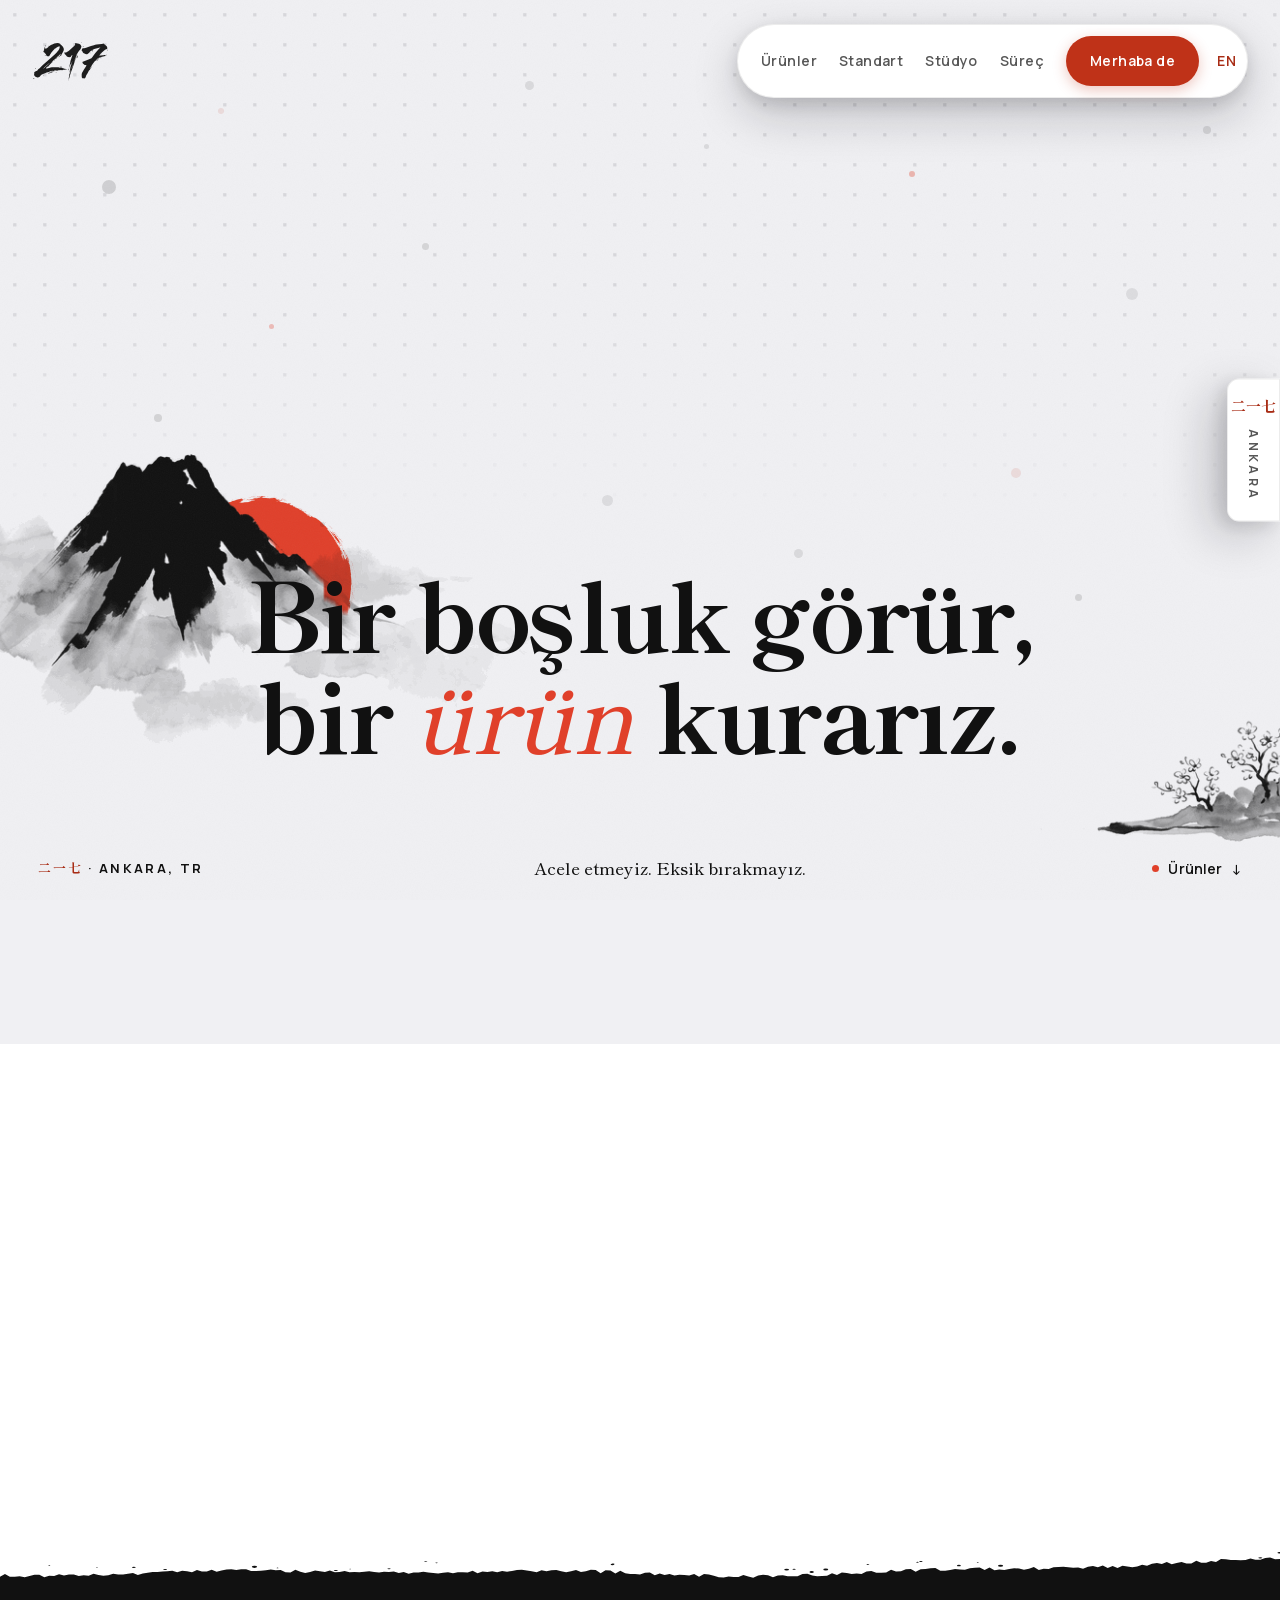
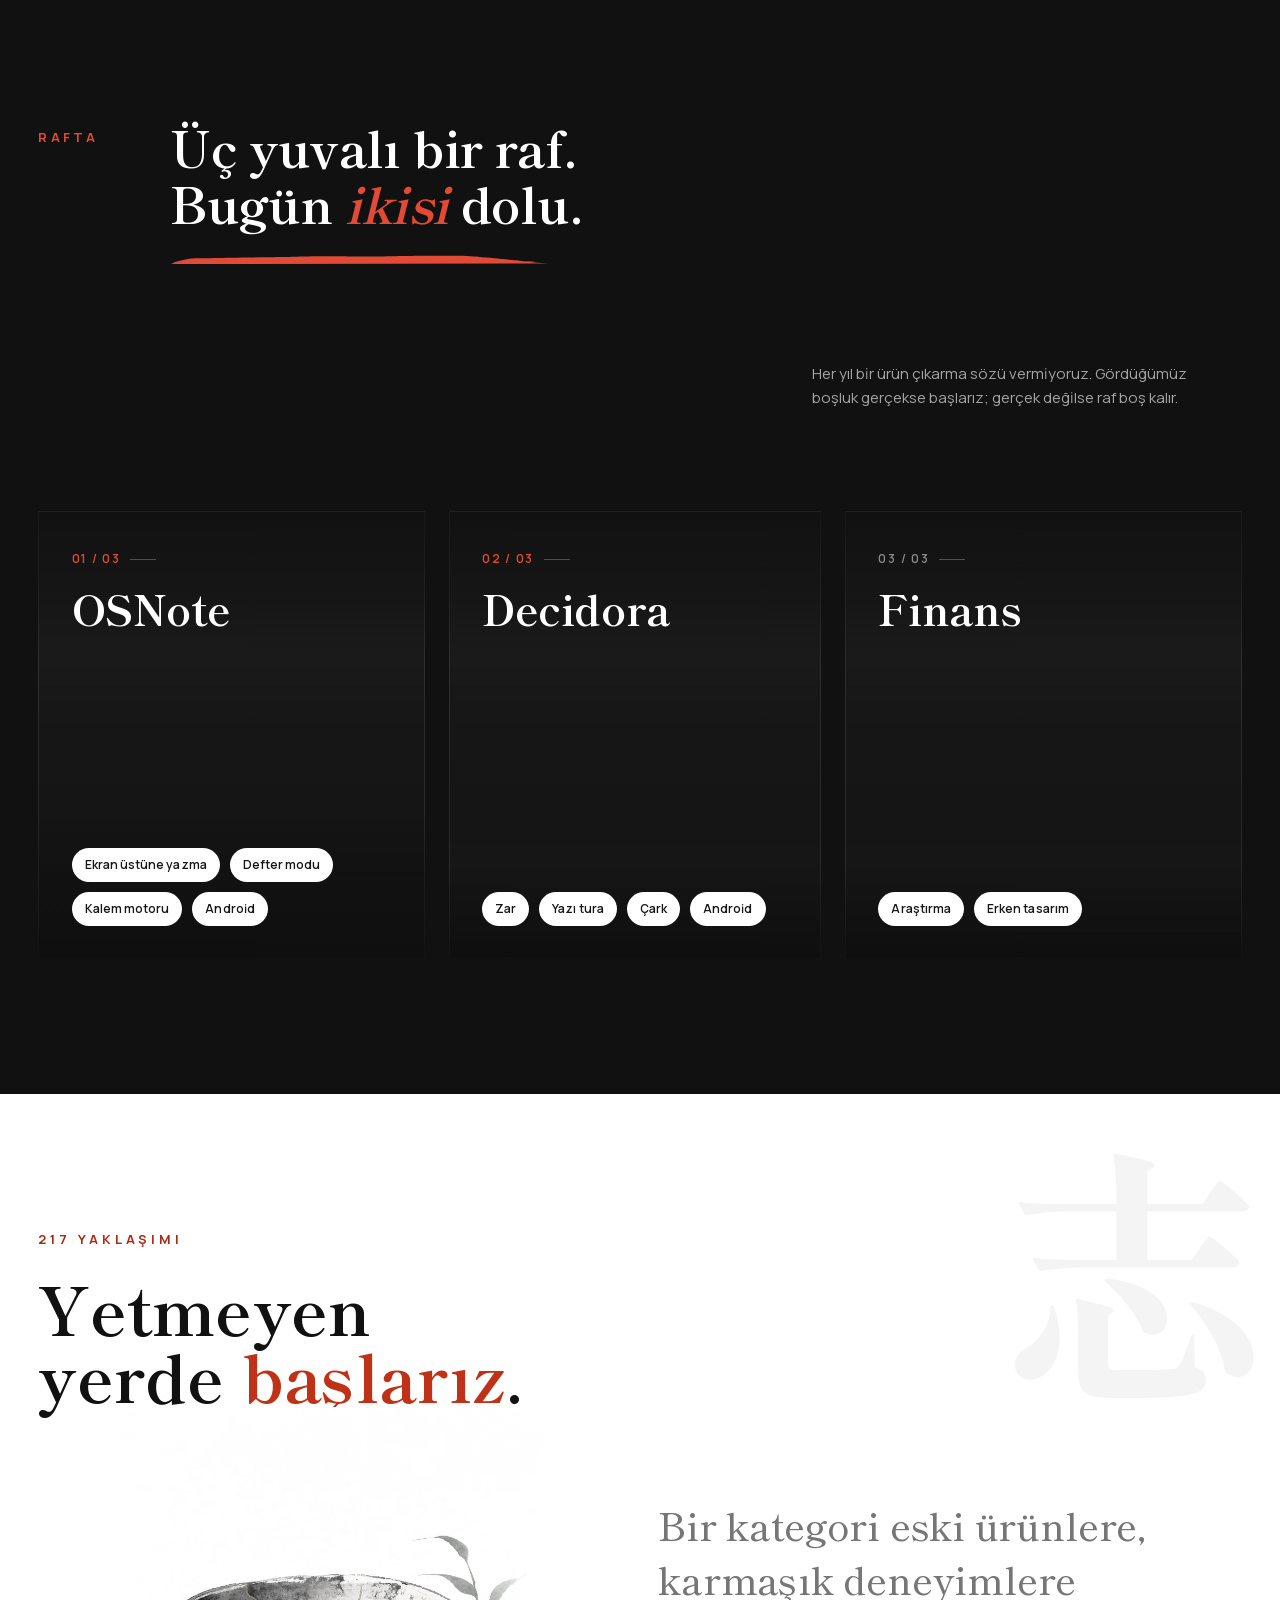
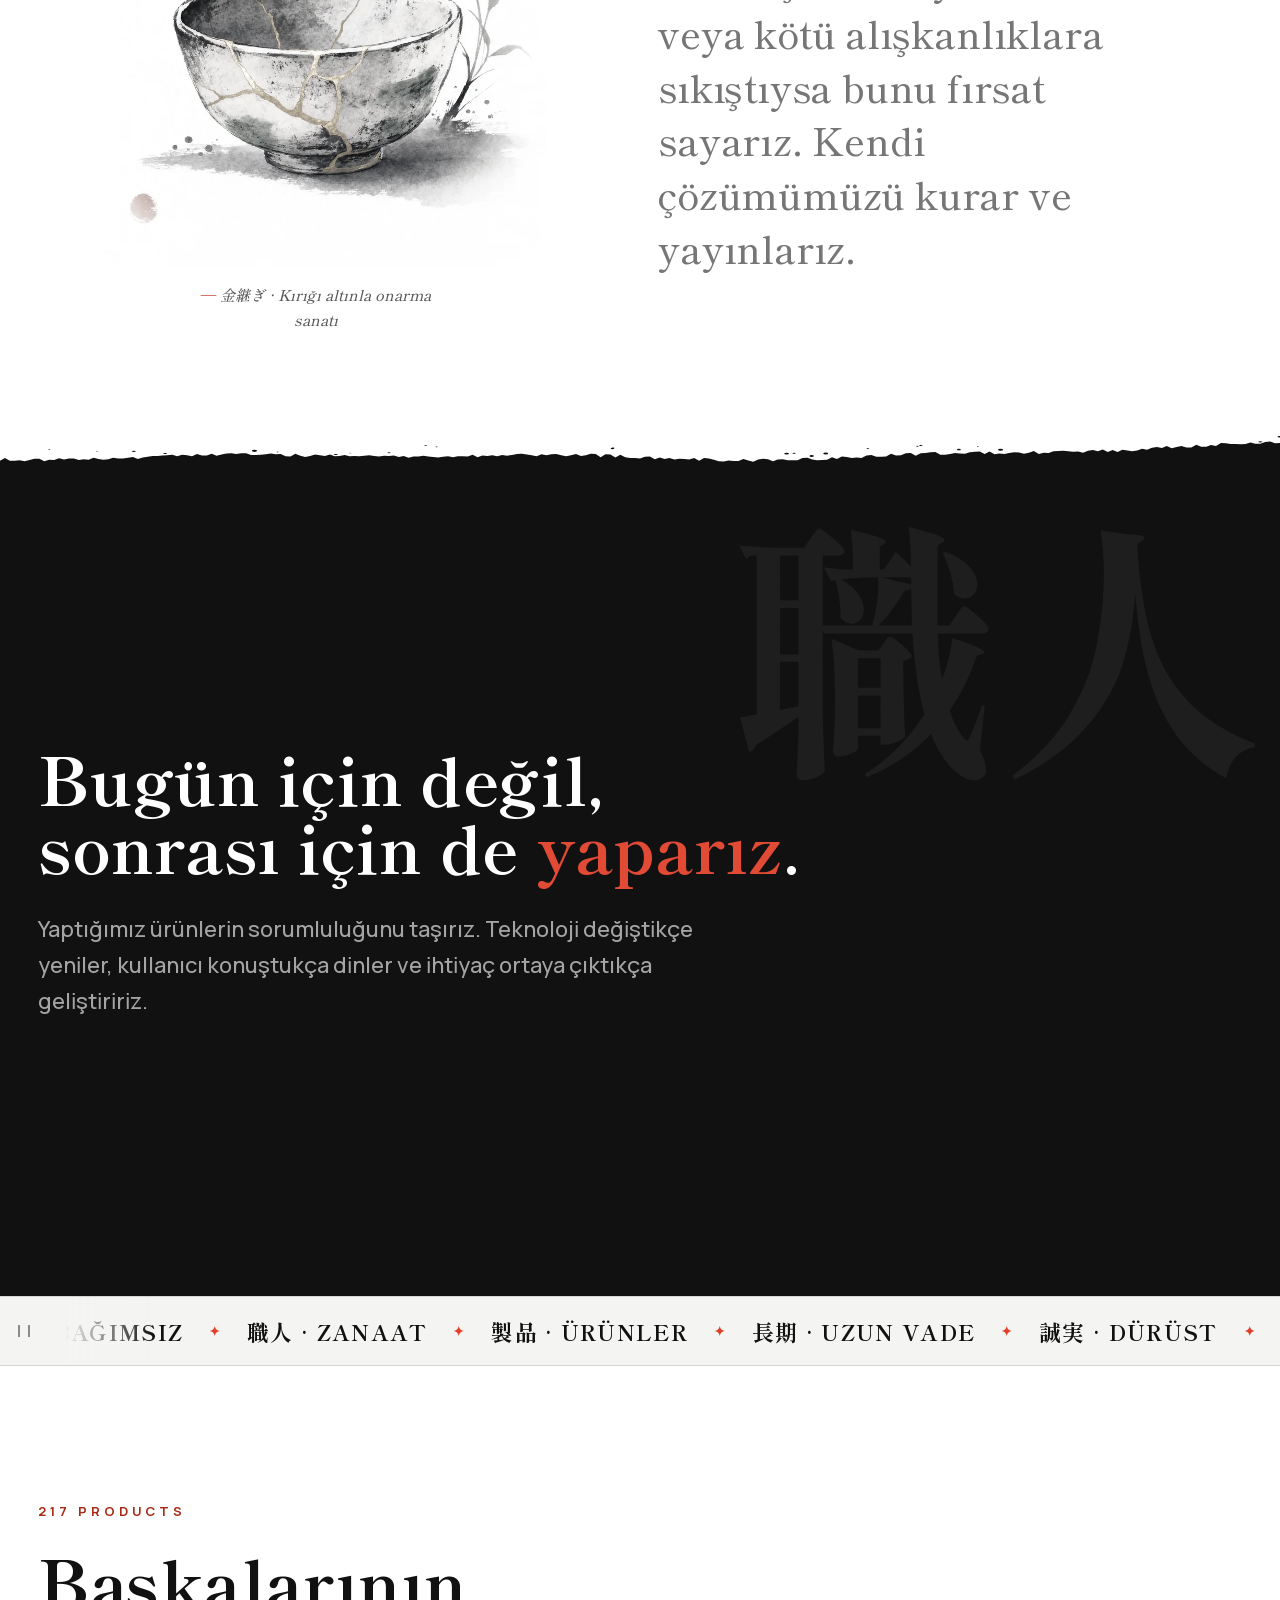
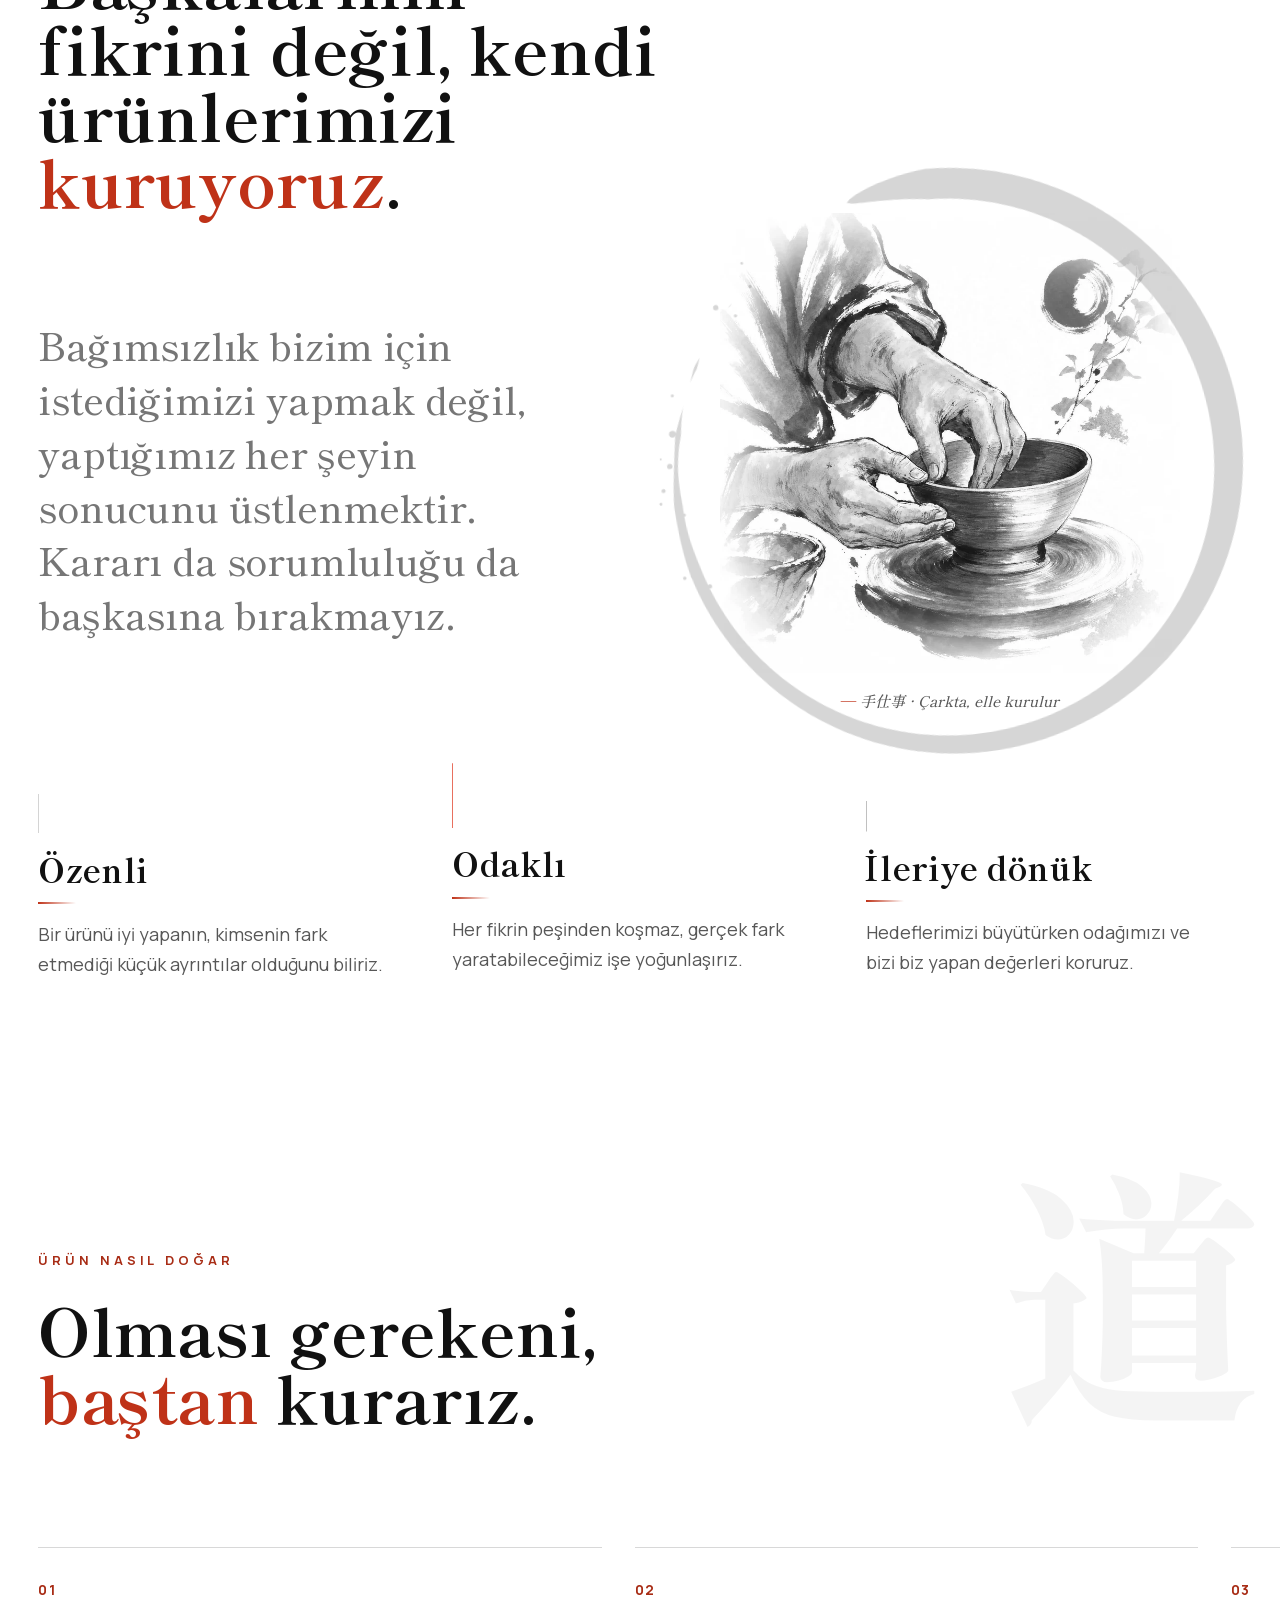
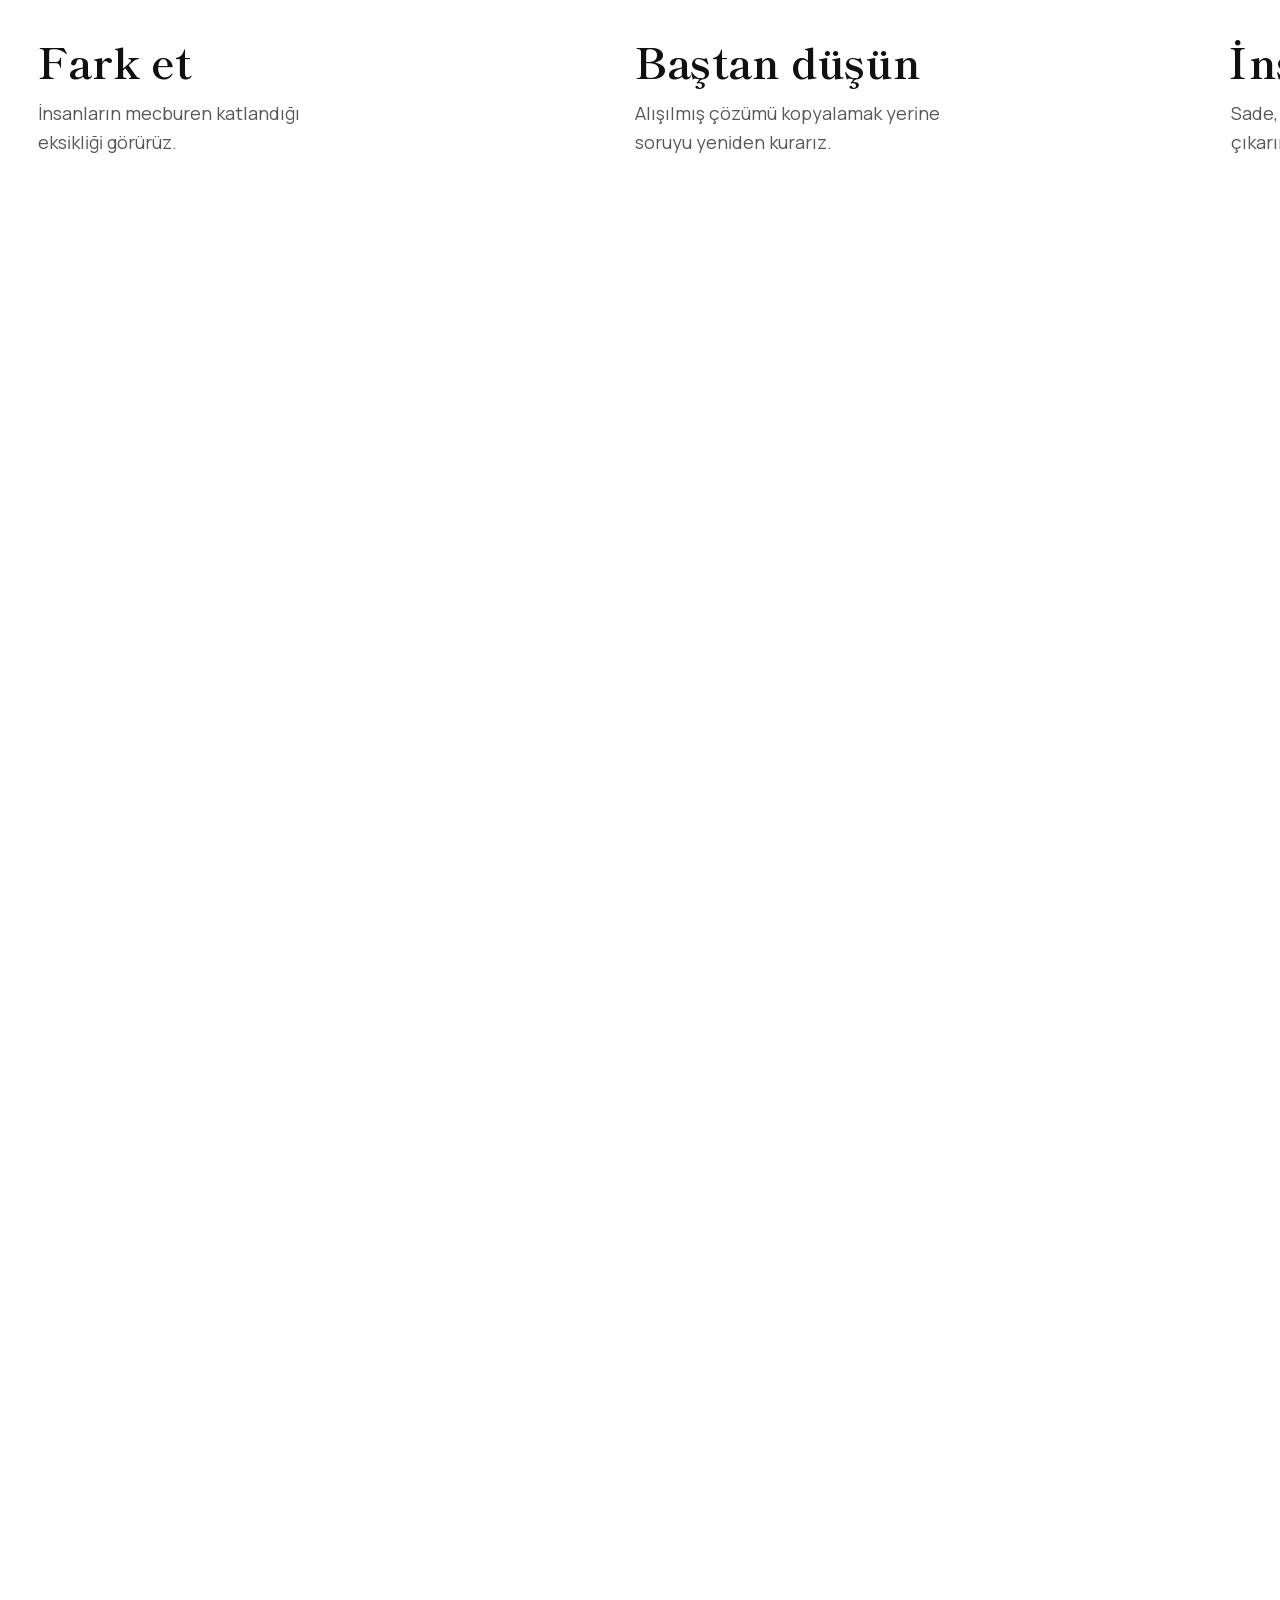
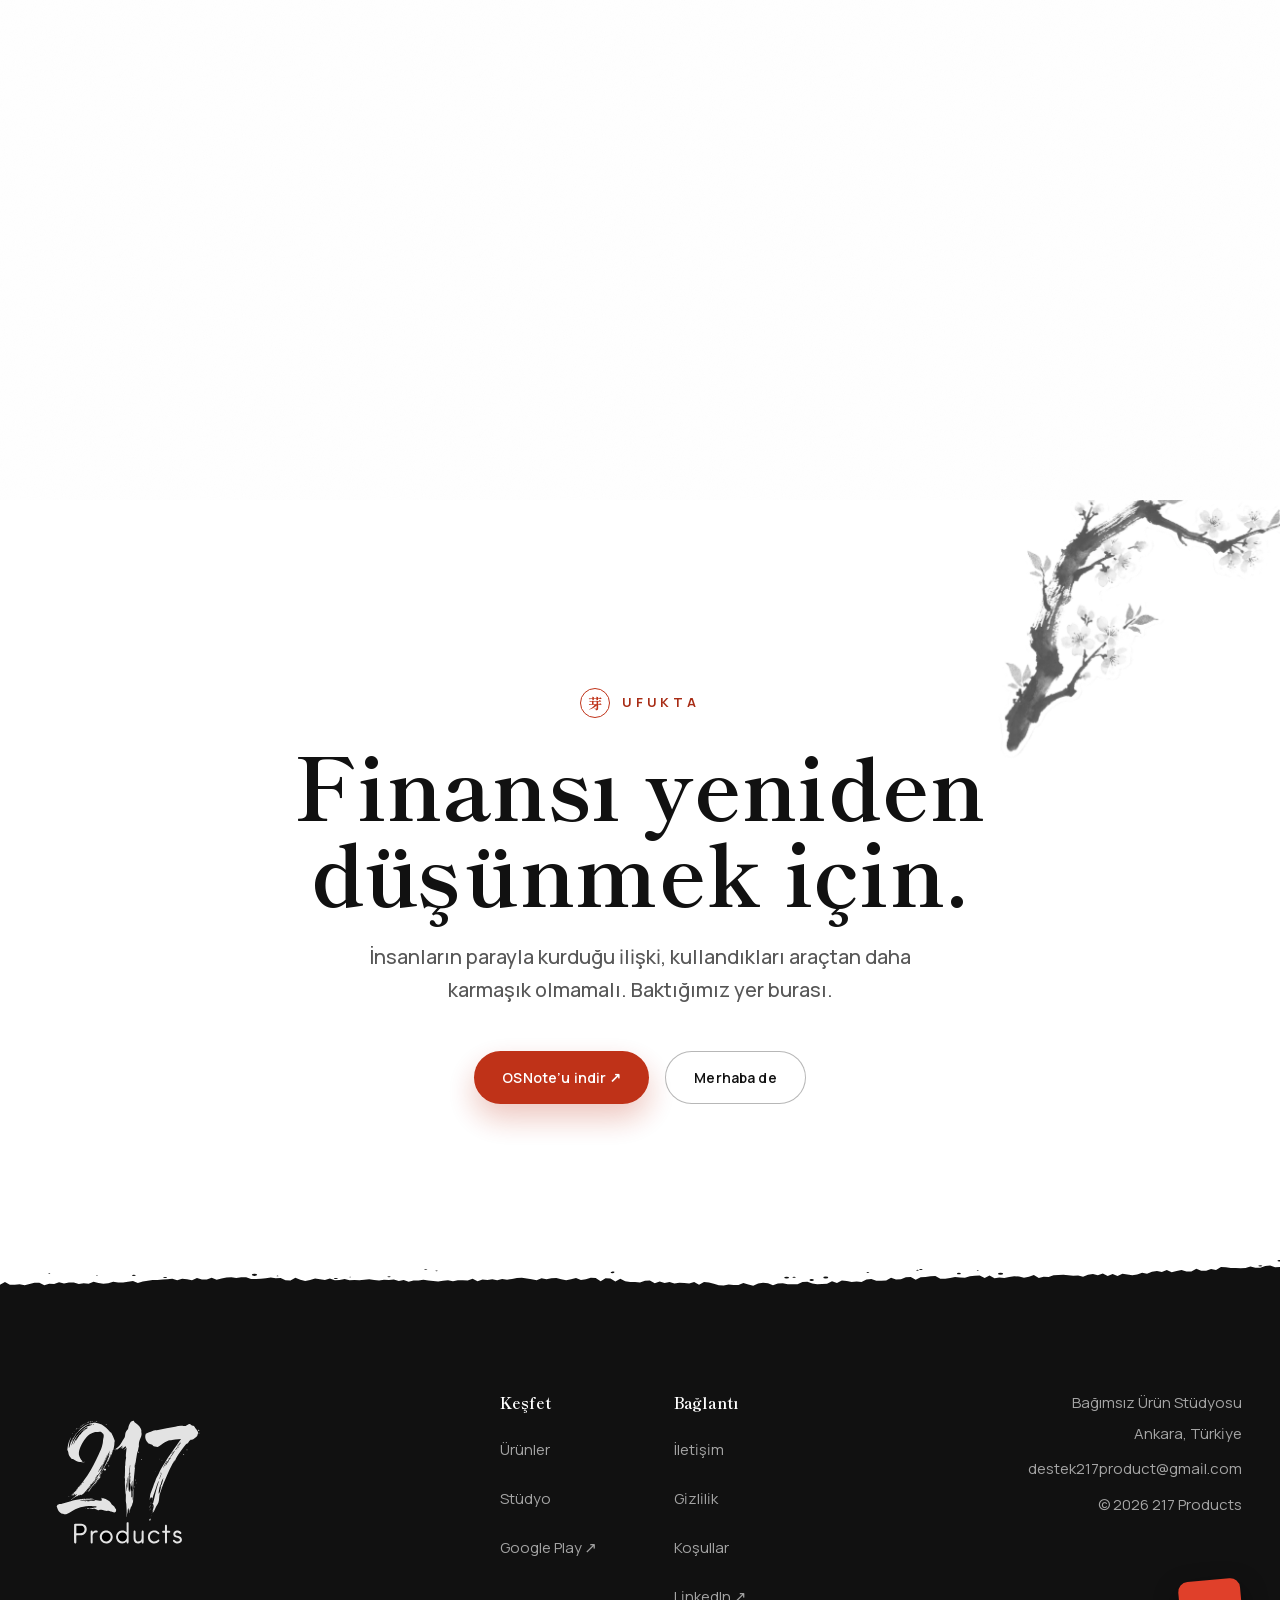
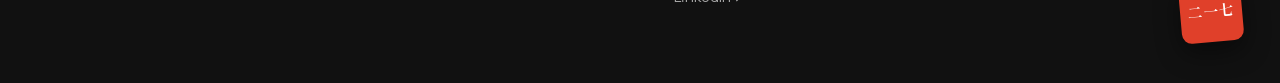
<file: tr.html>
<!DOCTYPE html>
<html lang="tr">
<head>
  <meta charset="UTF-8">
  <meta name="viewport" content="width=device-width, initial-scale=1.0">
  <!-- TWO ORIGINS, AND ONLY TWO. Cloudflare Web Analytics is the single
       third-party this site talks to: the beacon loads from
       static.cloudflareinsights.com and reports to cloudflareinsights.com.
       Everything else stays 'self'. It was chosen over GA4/Firebase because it
       sets no cookie and no persistent identifier, so it needs no consent
       banner — and a consent banner on this design is a UI addition the design
       has twice refused. The automatic (proxy-injected) install was NOT used:
       this zone is DNS-only and must stay that way or GitHub cannot issue the
       certificate, so the JS-snippet install is the only correct one here. -->
  <meta http-equiv="Content-Security-Policy" content="default-src 'self'; script-src 'self' https://static.cloudflareinsights.com; style-src 'self' 'unsafe-inline'; font-src 'self'; img-src 'self' data:; connect-src 'self' https://cloudflareinsights.com; object-src 'none'; frame-src 'none'; worker-src 'none'; base-uri 'self'; form-action 'none'; manifest-src 'self'">
  <meta name="referrer" content="strict-origin-when-cross-origin">
  <script src="lang-redirect.js?v=18"></script>
  <meta name="theme-color" content="#F0F0F3">
  <meta name="robots" content="index, follow">
  <!-- The title has to carry a word somebody would type. "Bağımsız Ürün
       Stüdyosu" is what we call ourselves, not what anyone searches; the bare
       brand competes with 217productions.com and a wall of part numbers. OSNote,
       Android and Ankara are the three tokens this domain can honestly own. -->
  <title>217 Products — OSNote ve Ankara’dan Android uygulamaları</title>
  <meta name="description" content="Ankara’da bağımsız bir ürün stüdyosu. Ekranın üstüne yazmak için OSNote’u, kararı şansa bırakmak için Decidora’yı geliştiriyoruz.">
  <link rel="canonical" href="https://217products.com/tr">
  <link rel="alternate" hreflang="en" href="https://217products.com/">
  <link rel="alternate" hreflang="tr" href="https://217products.com/tr">
  <link rel="alternate" hreflang="x-default" href="https://217products.com/">
  <meta property="og:type" content="website">
  <meta property="og:site_name" content="217 Products">
  <meta property="og:locale" content="tr_TR">
  <meta property="og:locale:alternate" content="en_US">
  <meta property="og:url" content="https://217products.com/tr">
  <meta property="og:title" content="217 Products — OSNote, Decidora ve Ankara’dan Android uygulamaları">
  <meta property="og:description" content="Ankara’da bağımsız bir ürün stüdyosu. Ekranın üstüne yazmak için OSNote’u, kararı şansa bırakmak için Decidora’yı geliştiriyoruz.">
  <meta property="og:image" content="https://217products.com/assets/og-tr.jpg?v=1">
  <meta property="og:image:type" content="image/jpeg">
  <meta property="og:image:width" content="1200">
  <meta property="og:image:height" content="630">
  <meta property="og:image:alt" content="217 Products — “Bir boşluk görür, bir ürün kurarız.” mürekkeple çizilmiş dağ ve kırmızı güneş üzerinde">
  <meta name="twitter:image" content="https://217products.com/assets/og-tr.jpg?v=1">
  <meta name="twitter:image:alt" content="217 Products — “Bir boşluk görür, bir ürün kurarız.” mürekkeple çizilmiş dağ ve kırmızı güneş üzerinde">
  <meta name="twitter:card" content="summary_large_image">
  <meta name="twitter:title" content="217 Products — OSNote, Decidora ve Ankara’dan Android uygulamaları">
  <meta name="twitter:description" content="Ankara’da bağımsız bir ürün stüdyosu. Ekranın üstüne yazmak için OSNote’u, kararı şansa bırakmak için Decidora’yı geliştiriyoruz.">
  <link rel="icon" href="/favicon.ico" sizes="any">
  <link rel="icon" type="image/png" sizes="32x32" href="/assets/favicon-32.png">
  <link rel="icon" type="image/png" sizes="48x48" href="/assets/favicon-48.png">
  <link rel="apple-touch-icon" href="/assets/apple-touch-icon.png">
  <link rel="manifest" href="/site-tr.webmanifest">
  <!-- ?v= must match the @font-face URLs in style.css byte for byte, or the
       preload misses and the file is fetched twice. -->
  <link rel="preload" as="font" type="font/woff2" href="assets/fonts/shippori-800.woff2?v=3" crossorigin>
  <link rel="preload" as="font" type="font/woff2" href="assets/fonts/manrope-var.woff2?v=3" crossorigin>
  <link rel="preload" as="image" imagesrcset="assets/horizon-900.webp?s=104 900w, assets/horizon-1400.webp?s=104 1400w, assets/horizon.webp?s=104 1920w" imagesizes="(max-width: 1018px) 1400px, 106vw" fetchpriority="high">
  <link rel="preload" as="image" href="assets/sun-ink.webp?s=101" fetchpriority="high">
  <link rel="stylesheet" href="style.css?v=180">
  <script type="application/ld+json">
  {"@context": "https://schema.org", "@type": "Organization", "@id": "https://217products.com/#organization", "name": "217 Products", "alternateName": ["217", "217products"], "url": "https://217products.com/", "logo": "https://217products.com/assets/icon-512.png", "image": "https://217products.com/assets/og-tr.jpg?v=1", "description": "Ankara’dan dünyaya açılan bağımsız bir ürün stüdyosuyuz. Gördüğümüz boşluklara hızlı, sade ve uzun ömürlü ürünler inşa ediyoruz.", "email": "destek217product@gmail.com", "foundingDate": "2026", "sameAs": ["https://play.google.com/store/apps/developer?id=217+Products", "https://www.linkedin.com/company/217-products"], "contactPoint": {"@type": "ContactPoint", "contactType": "customer support", "email": "destek217product@gmail.com", "availableLanguage": ["tr", "en"]}, "address": {"@type": "PostalAddress", "addressLocality": "Ankara", "addressRegion": "Ankara", "addressCountry": "TR"}}
  </script>
  <script type="application/ld+json">
  {"@context": "https://schema.org", "@type": "WebSite", "@id": "https://217products.com/#website", "name": "217 Products", "alternateName": ["217", "217products"], "url": "https://217products.com/", "inLanguage": ["en", "tr"], "publisher": {"@id": "https://217products.com/#organization"}}
  </script>
  <script type="application/ld+json">
  {"@context": "https://schema.org", "@type": "MobileApplication", "@id": "https://217products.com/#osnote", "name": "OSNote", "description": "Android’de her ekranın üstüne yazın ve çizin; çizgili, kareli ve noktalı sayfalarla defter tutun; avucunuz ekrana dayansa da yalnız kalem yazsın.", "operatingSystem": "Android", "applicationCategory": "UtilitiesApplication", "image": "https://217products.com/assets/osnote-card.webp?s=237e3aac", "url": "https://217products.com/osnote/tr", "installUrl": "https://play.google.com/store/apps/details?id=com.kurapika.onscreennote", "offers": {"@type": "Offer", "price": "0", "priceCurrency": "TRY"}, "publisher": {"@id": "https://217products.com/#organization"}}
  </script>
  <script type="application/ld+json">
  {"@context": "https://schema.org", "@type": "MobileApplication", "@id": "https://217products.com/#decidora", "name": "Decidora", "alternateName": "Decidora: Zar, Yazı Tura, Çark", "description": "d4’ten d100’e zar atın, sayacı tutan yazı turayı çevirin ya da kendi seçeneklerinizle çark kurun. Ücretsiz; reklam, hesap ve internet gerektirmez.", "operatingSystem": "Android", "applicationCategory": "EntertainmentApplication", "image": "https://217products.com/assets/decidora-card.webp?w=1", "screenshot": "https://217products.com/assets/decidora/dice-2d6.webp?w=1", "url": "https://217products.com/decidora/tr", "installUrl": "https://play.google.com/store/apps/details?id=com.kurapikamih.decidora", "offers": {"@type": "Offer", "price": "0", "priceCurrency": "TRY"}, "publisher": {"@id": "https://217products.com/#organization"}}
  </script>
</head>
<body>
  <a class="skip-link" href="#main">İçeriğe geç</a>
  <div class="scroll-ink" aria-hidden="true"></div>


  <header class="nav">
    <a class="brand" href="/tr" aria-label="217 Products ana sayfa">
      <img class="brand-mark" src="assets/logo-217.svg?w=1" alt="217 Products" width="75" height="40">
    </a>
    <button type="button" class="nav-toggle" id="navToggle" aria-label="Menüyü aç" aria-controls="navLinks" aria-expanded="false"><i class="toggle-brush" aria-hidden="true"></i><span></span><span></span><span></span></button>
    <nav class="nav-links" id="navLinks" aria-label="Ana menü">
      <a href="#products">Ürünler</a>
      <a href="#craft">Standart</a>
      <a href="#studio">Stüdyo</a>
      <a href="#process">Süreç</a>
      <a class="nav-cta" href="mailto:destek217product@gmail.com" data-mail>Merhaba de</a>
      <a class="nav-alt" href="/" hreflang="en" lang="en" data-lang="en" aria-label="EN — English">EN</a>
    </nav>
  </header>

  <aside class="tate" aria-hidden="true"><span class="seal" lang="ja">二一七</span><span class="tate-t">ANKARA</span></aside>

  <main id="main">

    <!-- 1 · HERO — the plate at the foot, the sun behind it. The stage is the
         hero's sticky range: parked for its own ride, then it leaves with the
         page instead of being drawn under all of it (see .hero-stage). -->
    <div class="hero-stage">
    <section class="hero">
      <div class="hero-ground" id="scene" aria-hidden="true">
        <span class="sun-clip"><span class="sun" id="sun"><img class="sun-ink" src="assets/sun-ink.webp?s=101" alt="" aria-hidden="true" width="320" height="320" decoding="sync" fetchpriority="high"><i class="sun-fill"></i></span></span>
        <img decoding="async" class="hz" data-depth="0.22" data-sun-x="0.220" data-ridge="0.229" src="assets/horizon.webp?s=104" srcset="assets/horizon-900.webp?s=104 900w, assets/horizon-1400.webp?s=104 1400w, assets/horizon.webp?s=104 1920w" sizes="(max-width: 1018px) 1400px, 106vw" alt="" aria-hidden="true" width="1920" height="717" fetchpriority="high">
      </div>
      <div class="specks" aria-hidden="true"><i></i><i></i><i></i><i></i><i></i><i></i><i></i><i></i><i></i><i></i><i></i><i></i><i></i><i></i><i></i><i></i></div>

      <h1 class="hero-head rise">
        <span class="hero-line">Bir boşluk görür,</span>
        <span class="hero-line">bir <em>ürün</em> kurarız.</span>
      </h1>

      <div class="hero-foot">
        <p class="foot-l rise"><span class="seal" lang="ja">二一七</span> · ANKARA, TR</p>
        <p class="foot-c rise">Acele etmeyiz. Eksik bırakmayız.</p>
        <a class="foot-r rise" href="#products">Ürünler <span aria-hidden="true">↓</span></a>
      </div>
    </section>

    <!-- the hero keeps the screen while the disc burns and floods -->
    <div class="hero-run" aria-hidden="true"></div>
    </div>

    <!-- 2 · PRODUCTS -->
    <section class="products on-ink" id="products"><i class="bleed bleed-top" aria-hidden="true"></i>
      <div class="shelf-head">
        <p class="shelf-eyebrow" data-slide="-1">RAFTA</p>
        <div class="shelf-text" data-slide="1">
          <!-- the newline between the two .ln blocks is load-bearing: without it
               textContent reads "…bir raf.Bugün ikisi dolu." for anything that
               parses the raw HTML. Both are display:block, so the whitespace is
               collapsed away and nothing moves. -->
          <h2 class="shelf-line"><span class="ln">Üç yuvalı bir raf.</span>
            <span class="ln">Bugün <em>ikisi</em> dolu.</span></h2>
          <span class="shelf-rule" aria-hidden="true"></span>
        </div>
        <p class="shelf-note" data-slide="1">Her yıl bir ürün çıkarma sözü vermiyoruz. Gördüğümüz boşluk gerçekse başlarız; gerçek değilse raf boş kalır.</p>
      </div>

      <div class="slots">
        <article class="slot is-live">
          <span class="slot-media" aria-hidden="true">
            <img src="assets/osnote-card.webp?s=237e3aac" alt="Bir Android telefonda OSNote: kalem, altta zaten açık olan fotoğrafın çevresine, ekranın üstüne kırmızı bir halka çizmiş." width="900" height="1206" loading="lazy" decoding="async">
            <span class="slot-seal" lang="ja">壱</span>
          </span>
          <div class="slot-top">
            <p class="slot-n">01 / 03</p>
            <h3 class="slot-name">OSNote</h3>
          </div>
          <div class="slot-foot">
            <ul class="slot-tags">
              <li>Ekran üstüne yazma</li><li>Defter modu</li><li>Kalem motoru</li><li>Android</li>
            </ul>
          </div>
          <!-- The panel opens the product's own page, not the store: that page
               carries the Play button (and the referrer note that goes with it),
               plus what the app does, what is free and what the policies say. -->
          <a class="slot-hit" href="/osnote/tr"><span class="sr-only">OSNote — ne yapar, nereden indirilir</span></a>
        </article>

        <article class="slot is-live">
          <span class="slot-media" aria-hidden="true">
            <img src="assets/decidora-card.webp?w=1" alt="Decidora: karanlıkta dönen, mürekkeple boyanmış bir zar; tek beneği vermilyon güneş." width="900" height="1206" loading="lazy" decoding="async">
            <span class="slot-seal" lang="ja">弐</span>
          </span>
          <div class="slot-top">
            <p class="slot-n">02 / 03</p>
            <h3 class="slot-name">Decidora</h3>
          </div>
          <div class="slot-foot">
            <ul class="slot-tags">
              <li>Zar</li><li>Yazı tura</li><li>Çark</li><li>Android</li>
            </ul>
          </div>
          <a class="slot-hit" href="/decidora/tr"><span class="sr-only">Decidora — ne yapar, nereden indirilir</span></a>
        </article>

        <article class="slot is-soon">
          <span class="slot-media" aria-hidden="true">
            <span class="slot-wash"></span>
            <span class="slot-mark" lang="ja">仕込</span>
            <span class="slot-say">Üzerinde çalışıyoruz.</span>
          </span>
          <div class="slot-top">
            <p class="slot-n">03 / 03</p>
            <h3 class="slot-name">Finans</h3>
          </div>
          <div class="slot-foot">
            <ul class="slot-tags"><li>Araştırma</li><li>Erken tasarım</li></ul>
          </div>
        </article>
      </div>

    </section>

    <!-- 3 · APPROACH -->
    <section class="statement">
      <span class="section-seal" aria-hidden="true" lang="ja">志</span>
      <p class="eyebrow rise">217 YAKLAŞIMI</p>
      <h2 class="display rise">Yetmeyen yerde <span class="gold">başlarız</span>.</h2>
      <figure class="section-art rise">
        <img loading="lazy" decoding="async" src="assets/kintsugi.webp?w=1" alt="Sumi-e üslubunda kintsugi çay çanağı — çatlakları altınla onarılmış" width="880" height="880">
        <figcaption><span lang="ja">金継ぎ</span> · Kırığı altınla onarma sanatı</figcaption>
      </figure>
      <p class="brighten" data-brighten>Bir kategori eski ürünlere, karmaşık deneyimlere veya kötü alışkanlıklara sıkıştıysa bunu fırsat sayarız. Kendi çözümümüzü kurar ve yayınlarız.</p>
    </section>

    <!-- 4 · CRAFT (immersive parallax) -->
    <section class="craft on-ink" id="craft"><i class="bleed bleed-top" aria-hidden="true"></i>
      <span class="section-seal" aria-hidden="true" lang="ja">職人</span>
      <div class="craft-inner">
        <h2 class="display rise">Bugün için değil, sonrası için de <span class="gold">yaparız</span>.</h2>
        <p class="craft-lead rise">Yaptığımız ürünlerin sorumluluğunu taşırız. Teknoloji değiştikçe yeniler, kullanıcı konuştukça dinler ve ihtiyaç ortaya çıktıkça geliştiririz.</p>
      </div>
    </section>

    <!-- 2 · MARQUEE -->
    <!-- aria-hidden sits on the ROW, not the band: the band now holds a real
         control, and a control inside an aria-hidden subtree is a control no
         screen reader can reach. -->
    <div class="marquee">
      <button type="button" class="marq-hold" id="marqHold" aria-pressed="false" aria-label="Kayan şeridi durdur" data-label-play="Kayan şeridi yeniden başlat"></button>
      <div class="marquee-row" id="marqRow" aria-hidden="true">
        <span>独立 · BAĞIMSIZ</span><span class="dot">✦</span><span>職人 · ZANAAT</span><span class="dot">✦</span><span>製品 · ÜRÜNLER</span><span class="dot">✦</span><span>長期 · UZUN VADE</span><span class="dot">✦</span><span>誠実 · DÜRÜST</span><span class="dot">✦</span>
        <span>独立 · BAĞIMSIZ</span><span class="dot">✦</span><span>職人 · ZANAAT</span><span class="dot">✦</span><span>製品 · ÜRÜNLER</span><span class="dot">✦</span><span>長期 · UZUN VADE</span><span class="dot">✦</span><span>誠実 · DÜRÜST</span><span class="dot">✦</span>
      </div>
    </div>

    <!-- 5 · STUDIO / VALUES -->
    <section class="studio" id="studio">
      <p class="eyebrow rise">217 PRODUCTS</p>
      <h2 class="display rise">Başkalarının fikrini değil, kendi ürünlerimizi <span class="gold">kuruyoruz</span>.</h2>
      <div class="wheel rise"><span class="wheel-ring" aria-hidden="true"></span><figure class="section-art rise">
        <img loading="lazy" decoding="async" src="assets/potter.webp?w=1" alt="Sumi-e üslubunda çömlekçi çarkında çanak şekillendiren eller" width="880" height="880">
        <figcaption><span lang="ja">手仕事</span> · Çarkta, elle kurulur</figcaption>
      </figure></div>
      <p class="brighten" data-brighten>Bağımsızlık bizim için istediğimizi yapmak değil, yaptığımız her şeyin sonucunu üstlenmektir. Kararı da sorumluluğu da başkasına bırakmayız.</p>
      <div class="values">
        <article class="value rise" data-spoke="1"><span class="spoke" aria-hidden="true"></span>
          <h3>Özenli</h3>
          <p>Bir ürünü iyi yapanın, kimsenin fark etmediği küçük ayrıntılar olduğunu biliriz.</p>
        </article>
        <article class="value rise" data-spoke="2"><span class="spoke" aria-hidden="true"></span>
          <h3>Odaklı</h3>
          <p>Her fikrin peşinden koşmaz, gerçek fark yaratabileceğimiz işe yoğunlaşırız.</p>
        </article>
        <article class="value rise" data-spoke="3"><span class="spoke" aria-hidden="true"></span>
          <h3>İleriye dönük</h3>
          <p>Hedeflerimizi büyütürken odağımızı ve bizi biz yapan değerleri koruruz.</p>
        </article>
      </div>
    </section>

    <!-- 6 · PROCESS -->
    <section class="process" id="process">
      <span class="section-seal" aria-hidden="true" lang="ja">道</span>
      <p class="eyebrow rise">ÜRÜN NASIL DOĞAR</p>
      <h2 class="display rise">Olması gerekeni, <br class="br-lg"><span class="gold">baştan</span> kurarız.</h2>
      <div class="emaki"><ol class="steps">
        <li class="rise"><span class="step-n">01</span><span class="step-t">Fark et</span><span class="step-d">İnsanların mecburen katlandığı eksikliği görürüz.</span><span class="step-mark" aria-hidden="true"></span></li>
        <li class="rise"><span class="step-n">02</span><span class="step-t">Baştan düşün</span><span class="step-d">Alışılmış çözümü kopyalamak yerine soruyu yeniden kurarız.</span><span class="step-mark" aria-hidden="true"></span></li>
        <li class="rise"><span class="step-n">03</span><span class="step-t">İnşa et</span><span class="step-d">Sade, hızlı ve kararlı bir ürün ortaya çıkarırız.</span><span class="step-mark" aria-hidden="true"></span></li>
        <li class="rise"><span class="step-n">04</span><span class="step-t">Yanında kal</span><span class="step-d">Yayınladıktan sonra dinler, düzeltir ve geliştirmeye devam ederiz.</span><span class="step-mark" aria-hidden="true"></span></li>
      </ol></div>
    </section>


    <!-- 8 · FINAL -->
    <section class="final">
      <img class="final-branch" loading="lazy" decoding="async" src="assets/branch.webp?w=1" alt="" aria-hidden="true" data-parallax="0.16" width="684" height="555">
      <p class="eyebrow rise"><span class="growing-mark" aria-hidden="true" lang="ja">芽</span>UFUKTA</p>
      <h2 class="display big rise">Finansı yeniden <br class="br-lg">düşünmek için.</h2>
      <p class="final-lead rise">İnsanların parayla kurduğu ilişki, kullandıkları araçtan daha karmaşık olmamalı. Baktığımız yer burası.</p>
      <div class="cta rise">
        <!-- The primary was href="#products" — a smooth scroll 5,260px BACK to
             the three cards the reader had already passed. The one action on
             the page, at the end of nine screens, undid the visit. It is the
             real outbound now; talking to us stays as the quiet second. -->
        <a class="btn primary" href="https://play.google.com/store/apps/details?id=com.kurapika.onscreennote" target="_blank" rel="noopener">OSNote’u indir ↗</a>
        <a class="btn quiet" href="mailto:destek217product@gmail.com" data-mail>Merhaba de</a>
      </div>
    </section>

    <!-- FOOTER -->
      </main>

<footer class="foot on-ink"><i class="bleed bleed-top" aria-hidden="true"></i>
      <span class="foot-seal" aria-hidden="true" lang="ja">二一七</span>
      <!-- 69 KB of brushed path data for a 128px mark at the very bottom of the
           page: it has no business on the opening request. The idle warm-up in
           main.js promotes it well before anyone scrolls this far. -->
      <img class="foot-logo" src="assets/logo-full.svg?w=1" alt="217 Products" width="300" height="300" loading="lazy" decoding="async">
      <nav class="foot-nav" aria-label="Alt bilgi">
        <div class="foot-col">
          <span class="foot-h">Keşfet</span>
          <a href="#products">Ürünler</a>
          <a href="#studio">Stüdyo</a>
          <!-- the developer page, not one listing: it is the one Play address
               that shows every app on the shelf -->
          <a href="https://play.google.com/store/apps/developer?id=217+Products" target="_blank" rel="noopener">Google Play ↗</a>
        </div>
        <div class="foot-col">
          <span class="foot-h">Bağlantı</span>
          <a href="mailto:destek217product@gmail.com" data-mail>İletişim</a>
          <!-- ON THE DOMAIN NOW, and it matters twice over. A github.io user
               page is bound to the ACCOUNT NAME: rename or delete the account
               and semihkizilyelfla-jpg.github.io becomes claimable, at which
               point the live footer would link "Gizlilik Politikası" to a page
               somebody else controls. It is also the one page an outside
               property (the Play listing) can legitimately link to, and that
               link should land on this domain, not on another host. -->
          <a href="/gizlilik">Gizlilik</a>
          <a href="/kosullar">Koşullar</a>
          <a href="https://www.linkedin.com/company/217-products" target="_blank" rel="noopener">LinkedIn ↗</a>
        </div>
      </nav>
      <div class="foot-meta">
        <span>Bağımsız Ürün Stüdyosu</span>
        <span>Ankara, Türkiye</span>
        <a href="mailto:destek217product@gmail.com" data-mail data-mail-text>destek217product@gmail.com</a>
        <span>© 2026 217 Products</span>
      </div>
    </footer>

  

  <script src="vendor/gsap.min.js?v=3.15.0"></script>
  <script src="vendor/ScrollTrigger.min.js?v=3.15.0"></script>
  <script src="vendor/lenis.min.js?v=1.3.25"></script>
  <script src="main.js?v=125"></script>
  <!-- Cloudflare Web Analytics. type='module' defers on its own, so it cannot
       block the opening choreography. Deliberately NOT on privacy.html /
       gizlilik.html: those keep script-src 'none', which is a claim worth more
       than knowing how many people read the policy. -->
  <script type="module" src="https://static.cloudflareinsights.com/beacon.min.js" data-cf-beacon='{"token": "d9107c4dfead4c3daf2514b746a87726"}'></script>
</body>
</html>
</file>
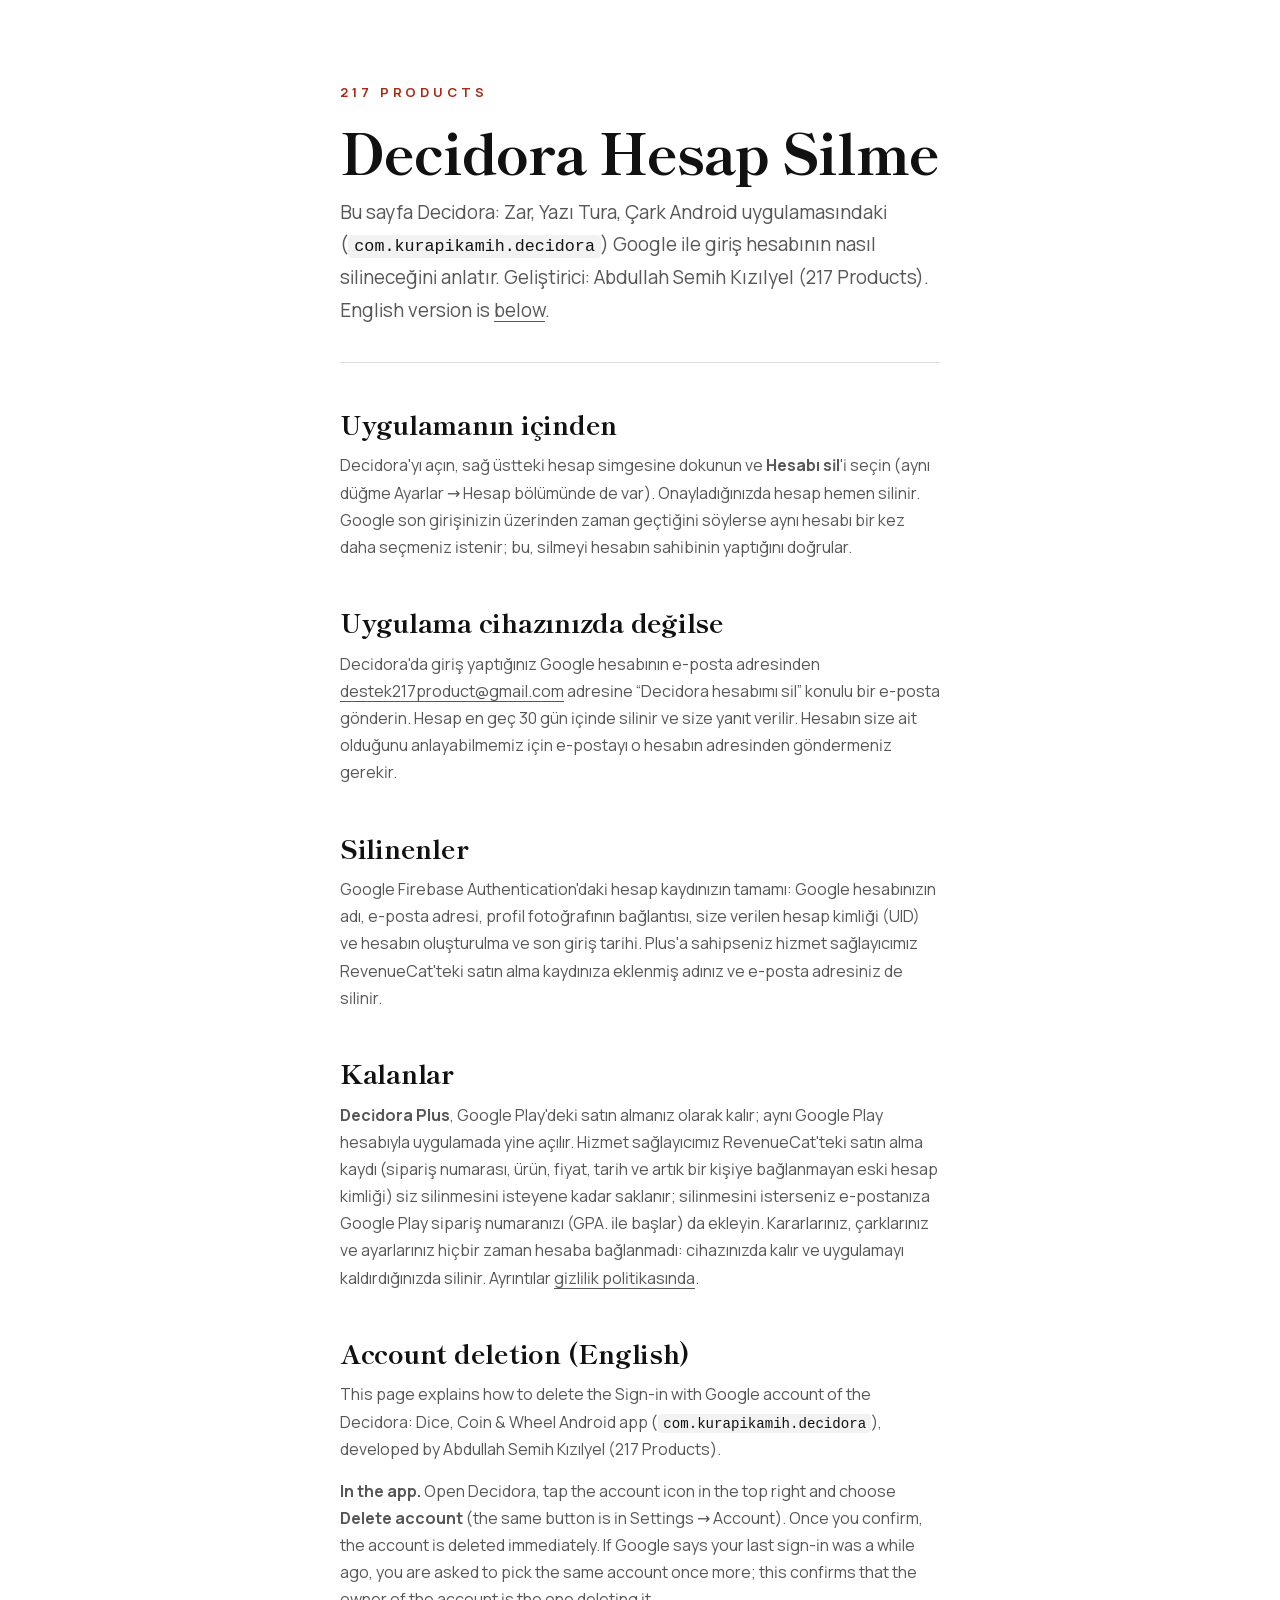
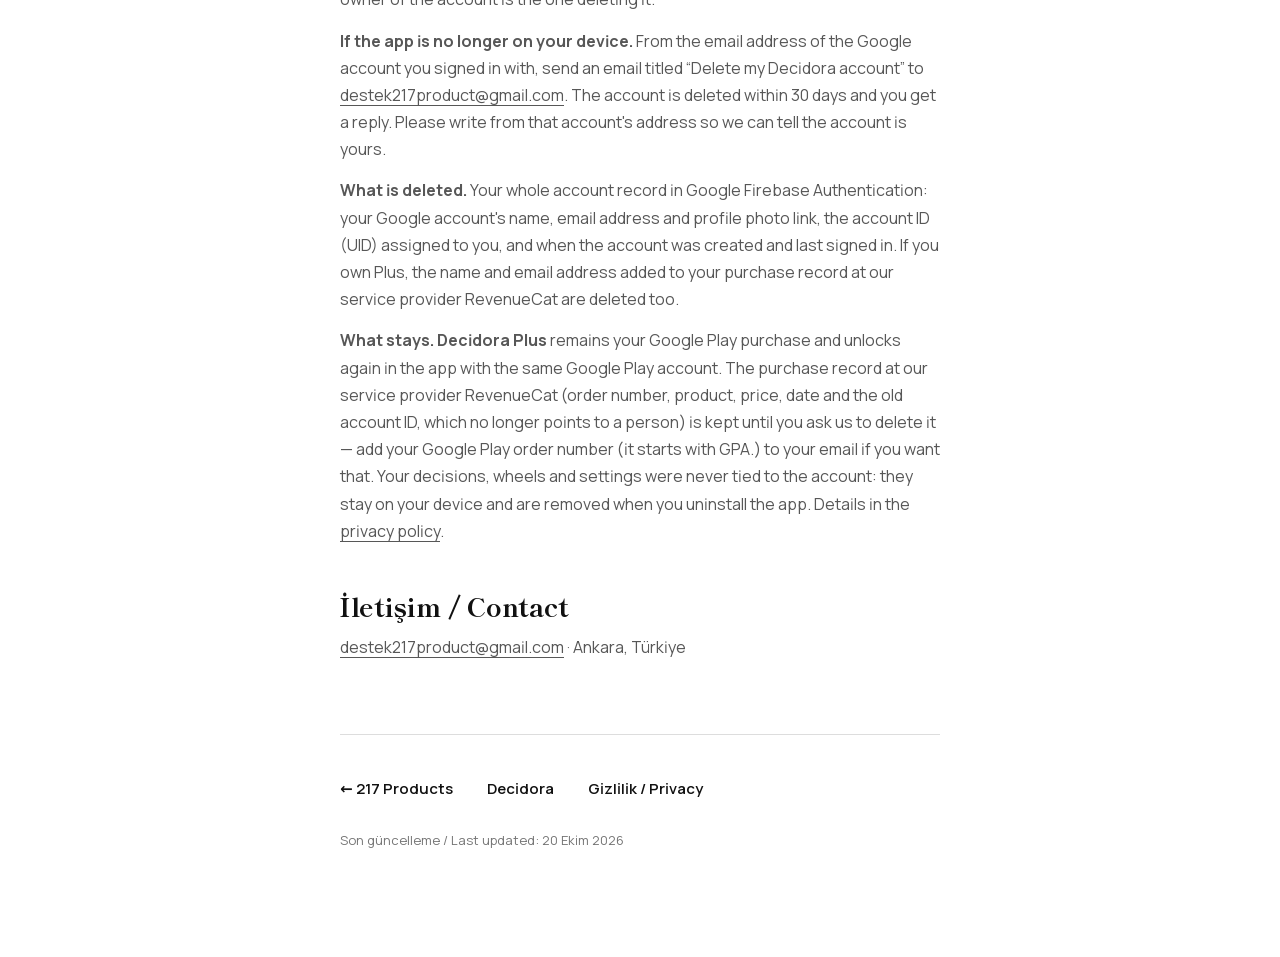
<file: decidora/hesap-silme.html>
<!DOCTYPE html>
<html lang="tr">
<head>
  <meta charset="UTF-8">
  <meta name="viewport" content="width=device-width, initial-scale=1.0">
  <meta http-equiv="Content-Security-Policy" content="default-src 'self'; script-src 'none'; style-src 'self' 'unsafe-inline'; font-src 'self'; img-src 'self' data:; connect-src 'none'; object-src 'none'; frame-src 'none'; base-uri 'self'; form-action 'none'">
  <meta name="referrer" content="strict-origin-when-cross-origin">
  <title>Decidora Hesap Silme — 217 Products</title>
  <meta name="description" content="Decidora hesabınızı uygulamanın içinden ya da e-postayla nasıl silersiniz; neyin silindiği, neyin kaldığı.">
  <link rel="canonical" href="https://217products.com/decidora/hesap-silme.html">
  <meta name="robots" content="index, follow">
  <link rel="icon" href="/favicon.ico" sizes="any">
  <link rel="icon" type="image/png" sizes="32x32" href="/assets/favicon-32.png">
  <link rel="apple-touch-icon" href="/assets/apple-touch-icon.png">
  <link rel="preload" as="font" type="font/woff2" href="/assets/fonts/shippori-800.woff2?v=3" crossorigin>
  <link rel="preload" as="font" type="font/woff2" href="/assets/fonts/manrope-var.woff2?v=3" crossorigin>
  <link rel="stylesheet" href="/doc.css?v=5">
</head>
<body>
  <main class="doc">
    <p class="doc-eyebrow"><a href="/tr">217 Products</a></p>
    <h1>Decidora Hesap Silme</h1>
    <p class="doc-lead">Bu sayfa Decidora: Zar, Yazı Tura, Çark Android uygulamasındaki
      (<code>com.kurapikamih.decidora</code>) Google ile giriş hesabının nasıl silineceğini
      anlatır. Geliştirici: Abdullah Semih Kızılyel (217 Products). English version is
      <a href="#english">below</a>.</p>

    <h2>Uygulamanın içinden</h2>
    <p>Decidora'yı açın, sağ üstteki hesap simgesine dokunun ve <strong>Hesabı sil</strong>'i
      seçin (aynı düğme Ayarlar → Hesap bölümünde de var). Onayladığınızda hesap hemen silinir.
      Google son girişinizin üzerinden zaman geçtiğini söylerse aynı hesabı bir kez daha
      seçmeniz istenir; bu, silmeyi hesabın sahibinin yaptığını doğrular.</p>

    <h2>Uygulama cihazınızda değilse</h2>
    <p>Decidora'da giriş yaptığınız Google hesabının e-posta adresinden
      <a href="mailto:destek217product@gmail.com?subject=Decidora%20hesab%C4%B1m%C4%B1%20sil">destek217product@gmail.com</a>
      adresine “Decidora hesabımı sil” konulu bir e-posta gönderin. Hesap en geç 30 gün içinde
      silinir ve size yanıt verilir. Hesabın size ait olduğunu anlayabilmemiz için e-postayı o
      hesabın adresinden göndermeniz gerekir.</p>

    <h2>Silinenler</h2>
    <p>Google Firebase Authentication'daki hesap kaydınızın tamamı: Google hesabınızın adı,
      e-posta adresi, profil fotoğrafının bağlantısı, size verilen hesap kimliği (UID) ve
      hesabın oluşturulma ve son giriş tarihi. Plus'a sahipseniz hizmet sağlayıcımız
      RevenueCat'teki satın alma kaydınıza eklenmiş adınız ve e-posta adresiniz de silinir.</p>

    <h2>Kalanlar</h2>
    <p><strong>Decidora Plus</strong>, Google Play'deki satın almanız olarak kalır; aynı Google
      Play hesabıyla uygulamada yine açılır. Hizmet sağlayıcımız RevenueCat'teki satın alma
      kaydı (sipariş numarası, ürün, fiyat, tarih ve artık bir kişiye bağlanmayan eski hesap
      kimliği) siz silinmesini isteyene kadar saklanır; silinmesini isterseniz e-postanıza
      Google Play sipariş numaranızı (GPA. ile başlar) da ekleyin. Kararlarınız, çarklarınız
      ve ayarlarınız hiçbir zaman hesaba bağlanmadı: cihazınızda kalır ve uygulamayı
      kaldırdığınızda silinir. Ayrıntılar <a href="/decidora/privacy.html">gizlilik
      politikasında</a>.</p>

    <h2 id="english">Account deletion (English)</h2>
    <p>This page explains how to delete the Sign-in with Google account of the Decidora: Dice,
      Coin &amp; Wheel Android app (<code>com.kurapikamih.decidora</code>), developed by Abdullah
      Semih Kızılyel (217 Products).</p>
    <p><strong>In the app.</strong> Open Decidora, tap the account icon in the top right and
      choose <strong>Delete account</strong> (the same button is in Settings → Account). Once you
      confirm, the account is deleted immediately. If Google says your last sign-in was a while
      ago, you are asked to pick the same account once more; this confirms that the owner of the
      account is the one deleting it.</p>
    <p><strong>If the app is no longer on your device.</strong> From the email address of the
      Google account you signed in with, send an email titled “Delete my Decidora account” to
      <a href="mailto:destek217product@gmail.com?subject=Delete%20my%20Decidora%20account">destek217product@gmail.com</a>.
      The account is deleted within 30 days and you get a reply. Please write from that
      account's address so we can tell the account is yours.</p>
    <p><strong>What is deleted.</strong> Your whole account record in Google Firebase
      Authentication: your Google account's name, email address and profile photo link, the
      account ID (UID) assigned to you, and when the account was created and last signed in. If
      you own Plus, the name and email address added to your purchase record at our service
      provider RevenueCat are deleted too.</p>
    <p><strong>What stays.</strong> <strong>Decidora Plus</strong> remains your Google Play
      purchase and unlocks again in the app with the same Google Play account. The purchase
      record at our service provider RevenueCat (order number, product, price, date and the old
      account ID, which no longer points to a person) is kept until you ask us to delete it — add
      your Google Play order number (it starts with GPA.) to your email if you want that. Your
      decisions, wheels and settings were never tied to the account: they stay on your device and
      are removed when you uninstall the app. Details in the <a href="/decidora/privacy.html#english">privacy
      policy</a>.</p>

    <h2>İletişim / Contact</h2>
    <p><a href="mailto:destek217product@gmail.com">destek217product@gmail.com</a> ·
      Ankara, Türkiye</p>

    <nav class="doc-foot" aria-label="İlgili">
      <a href="/tr">← 217 Products</a>
      <a href="/decidora/tr">Decidora</a>
      <a href="/decidora/privacy.html">Gizlilik / Privacy</a>
    </nav>
    <p class="doc-date">Son güncelleme / Last updated: 20 Ekim 2026</p>
  </main>
</body>
</html>
</file>
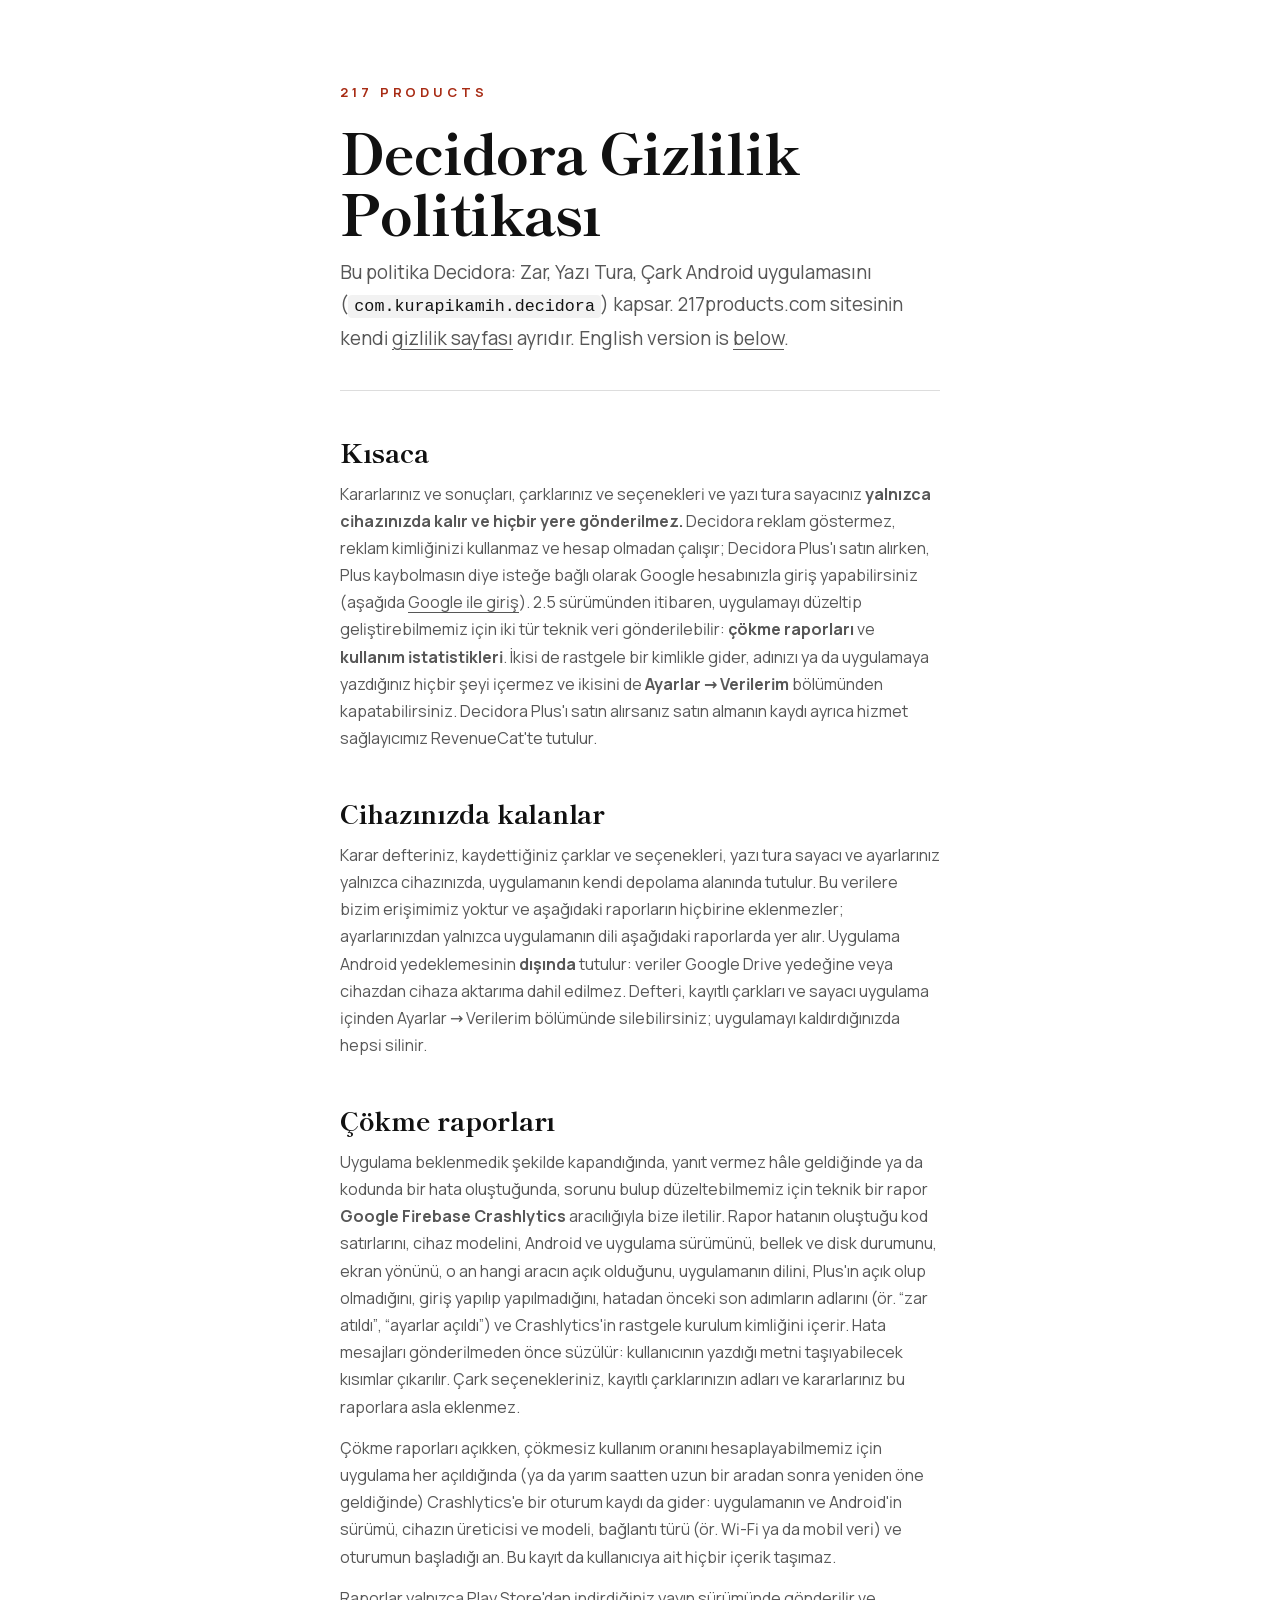
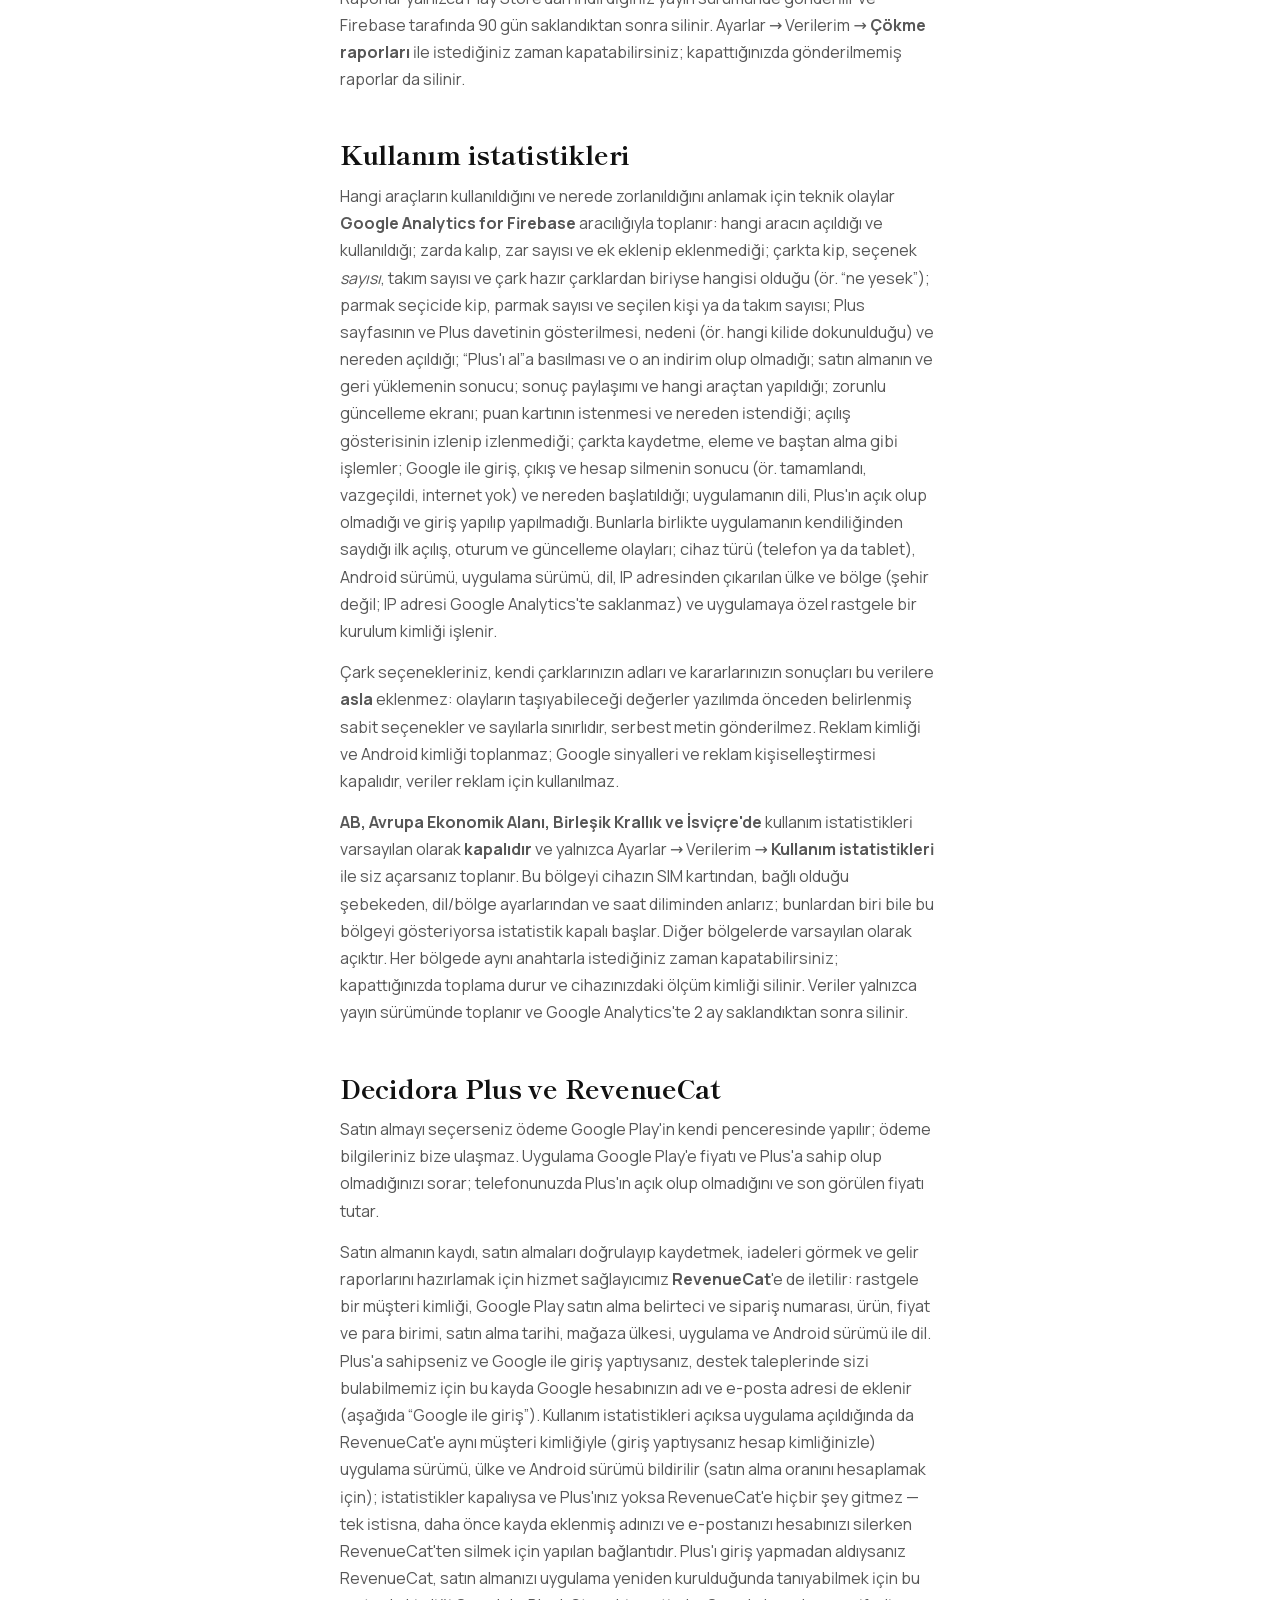
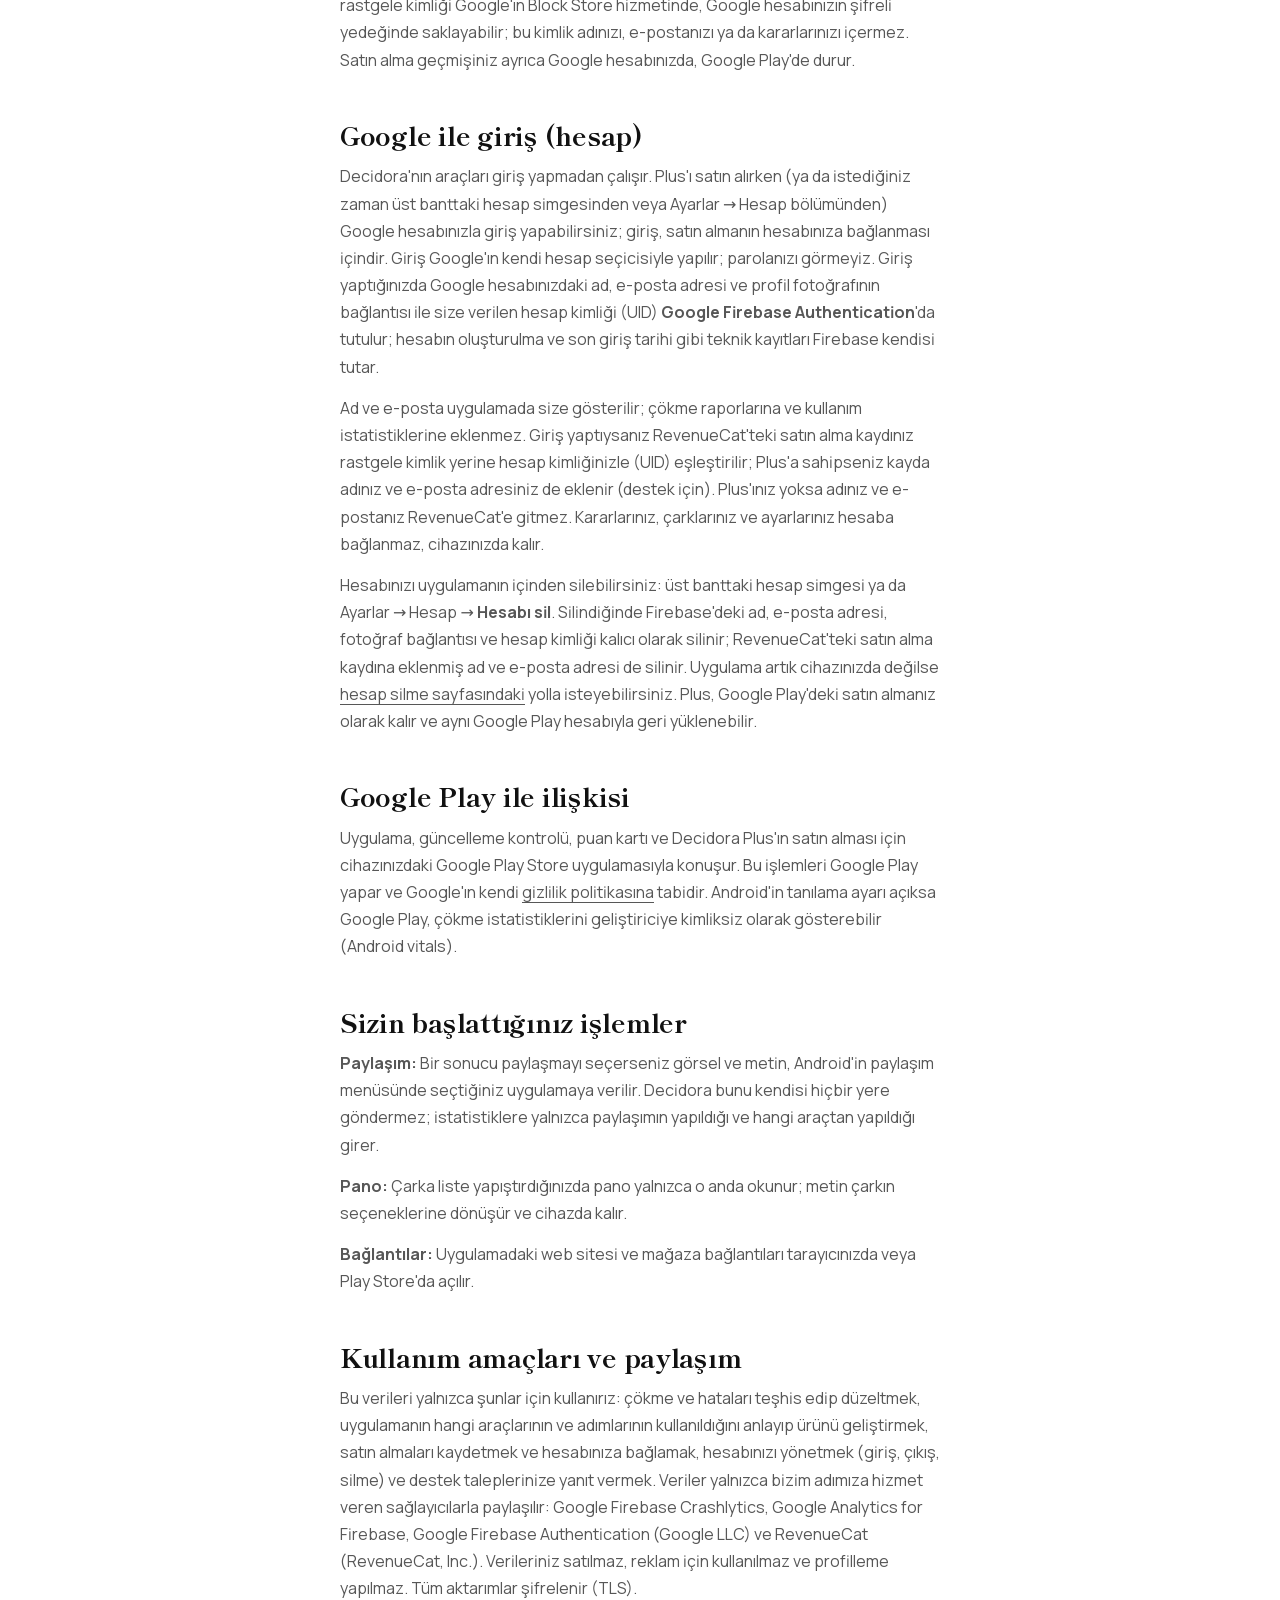
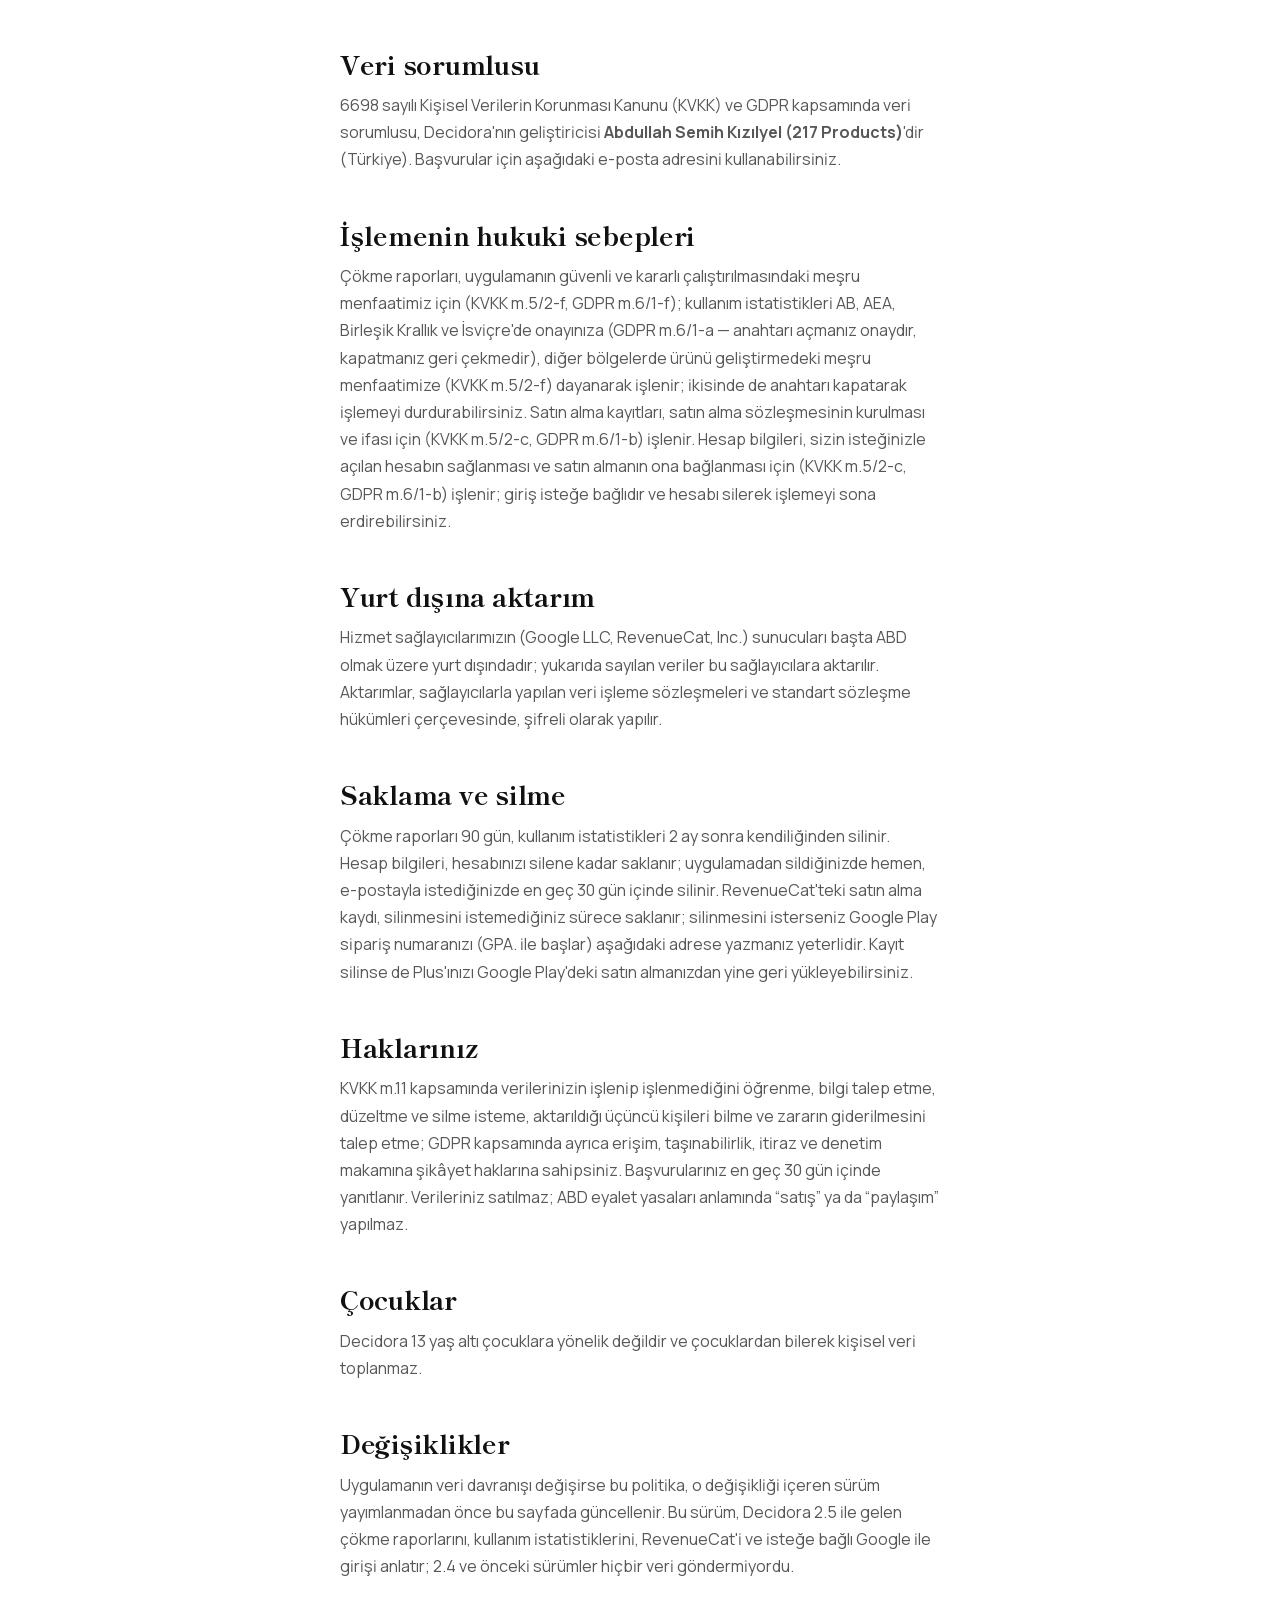
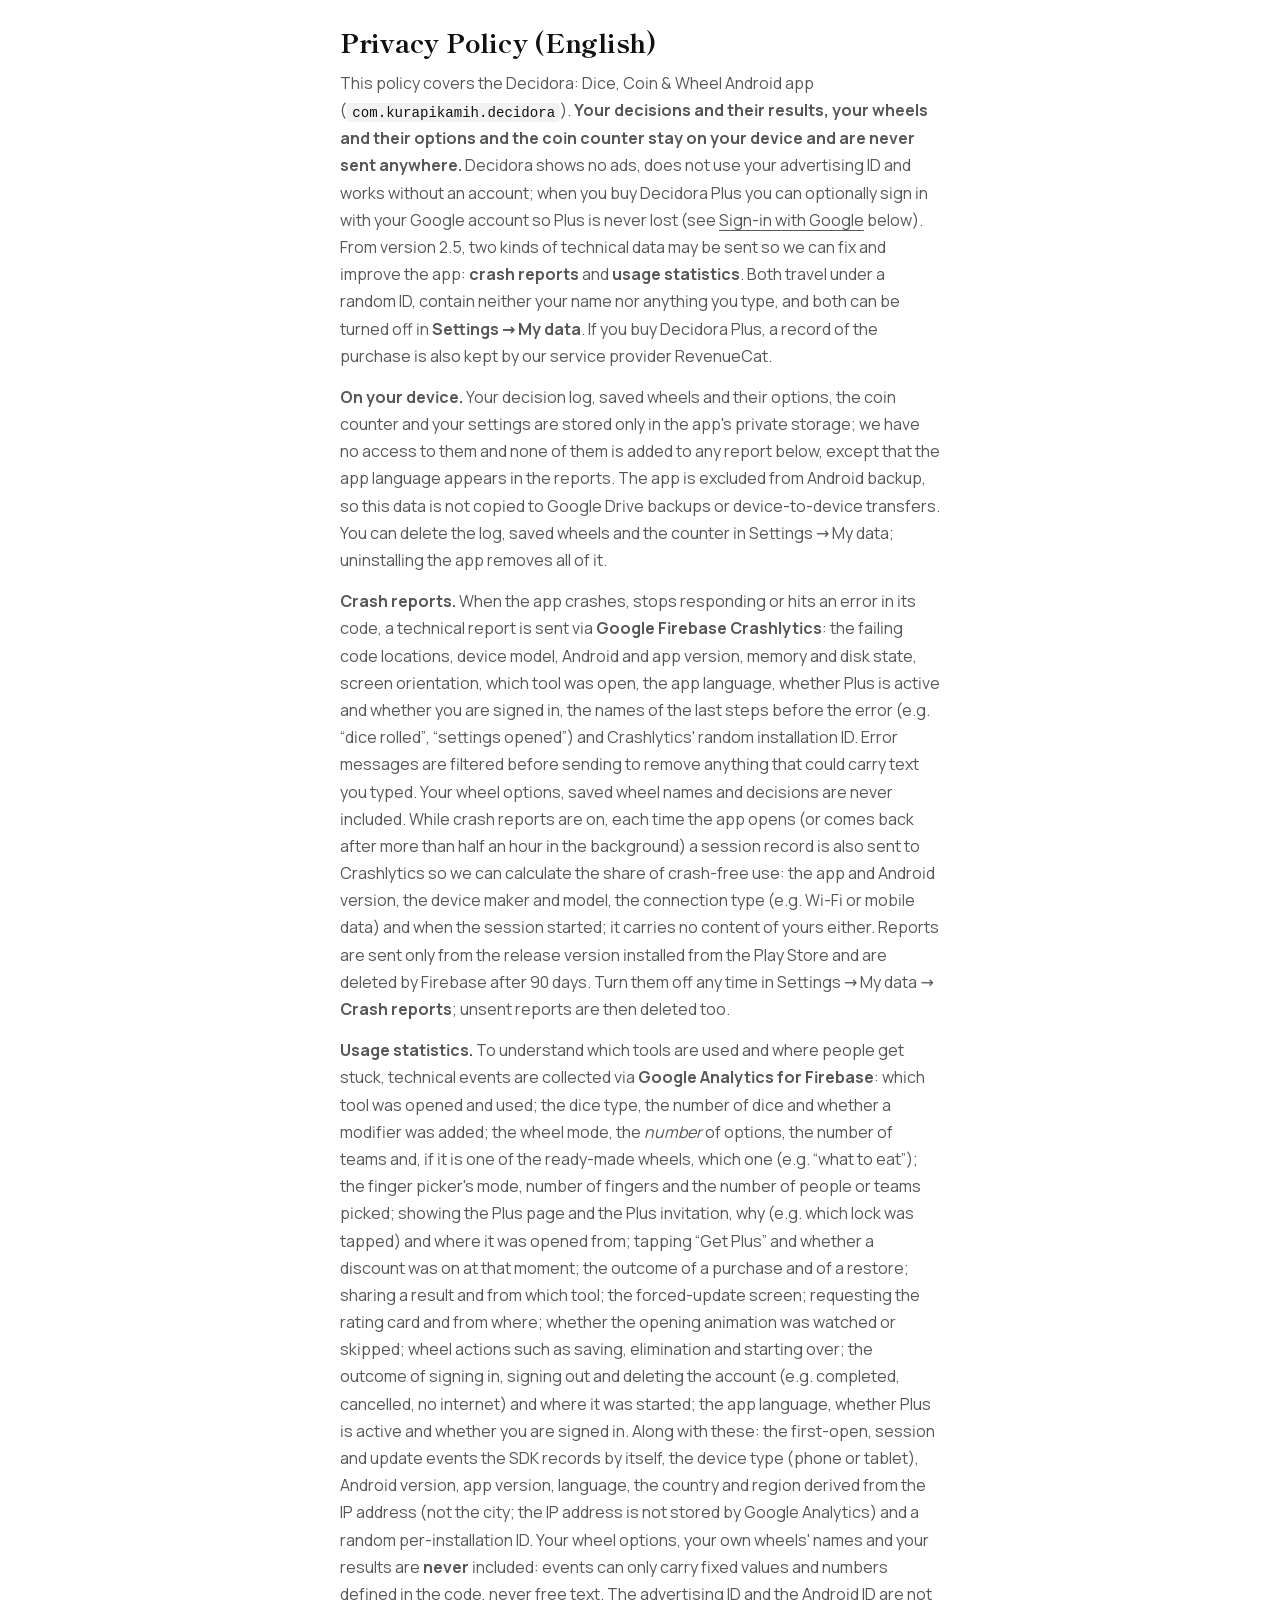
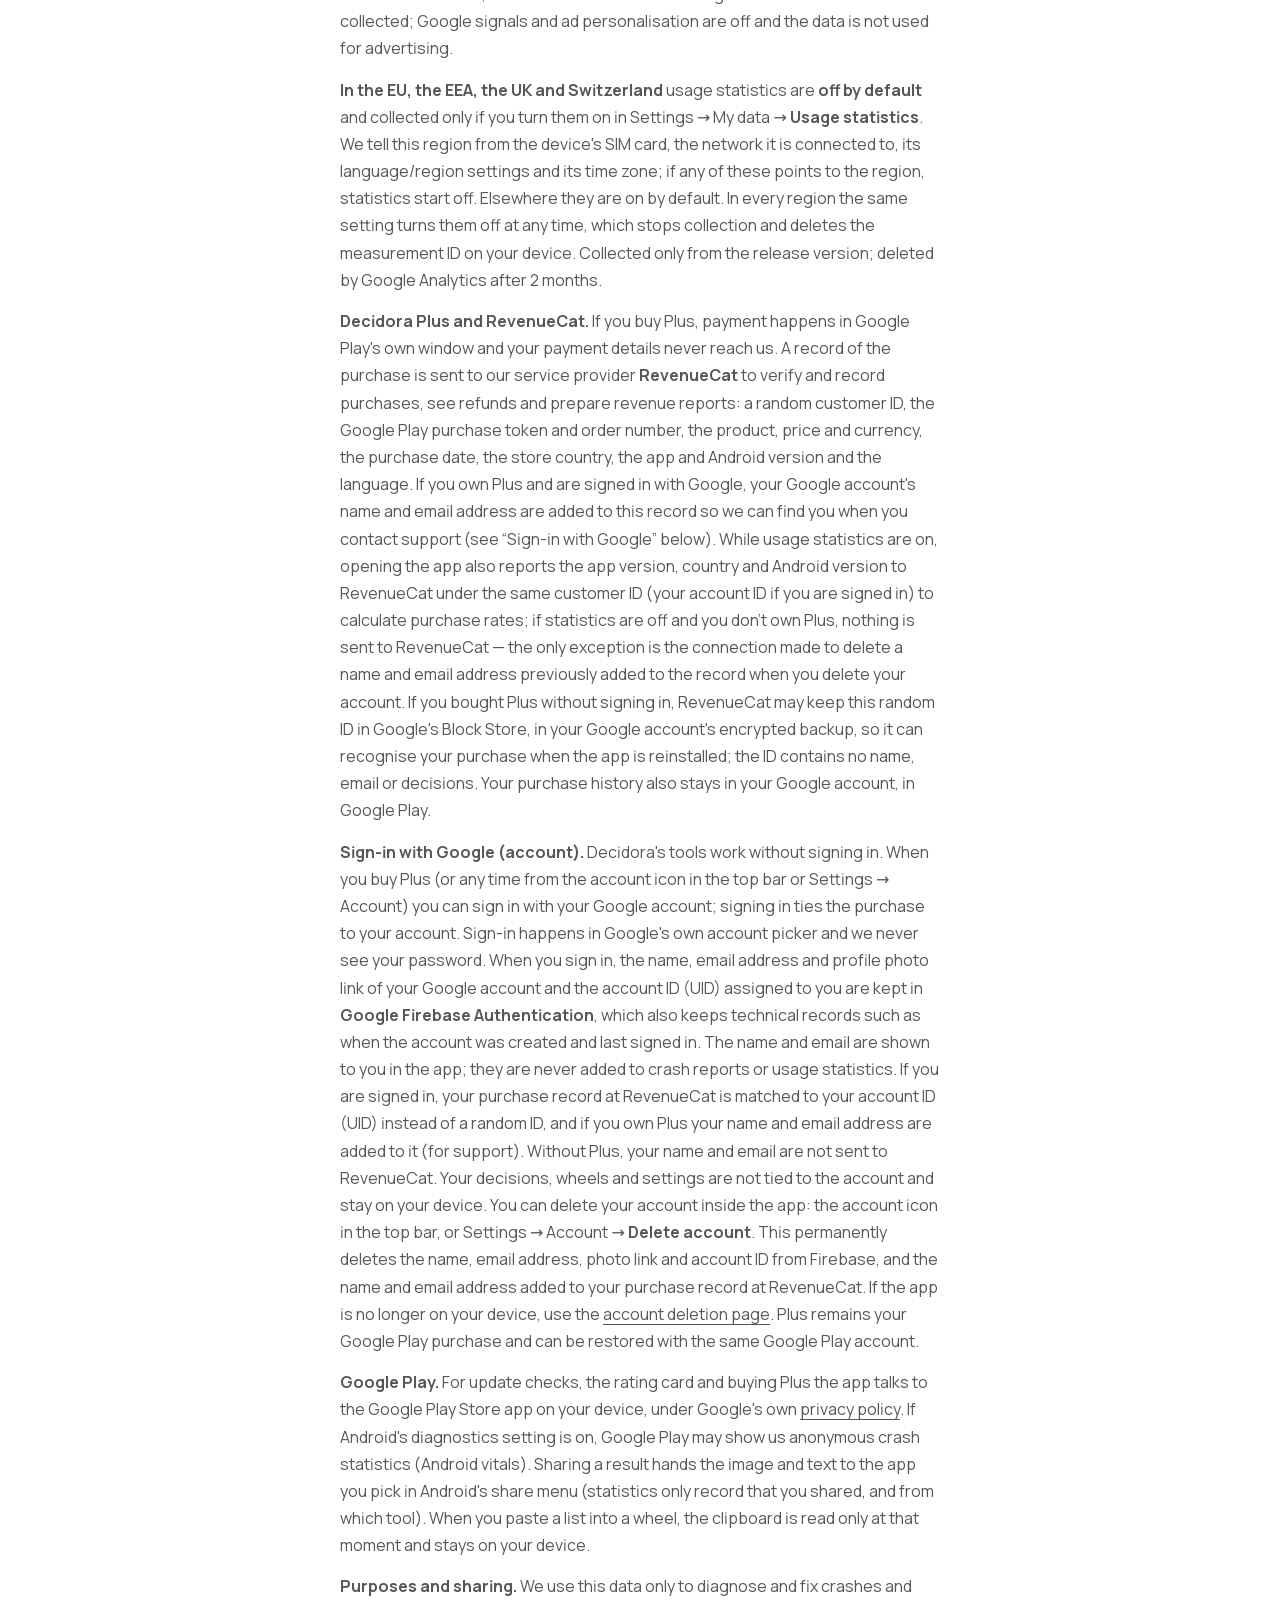
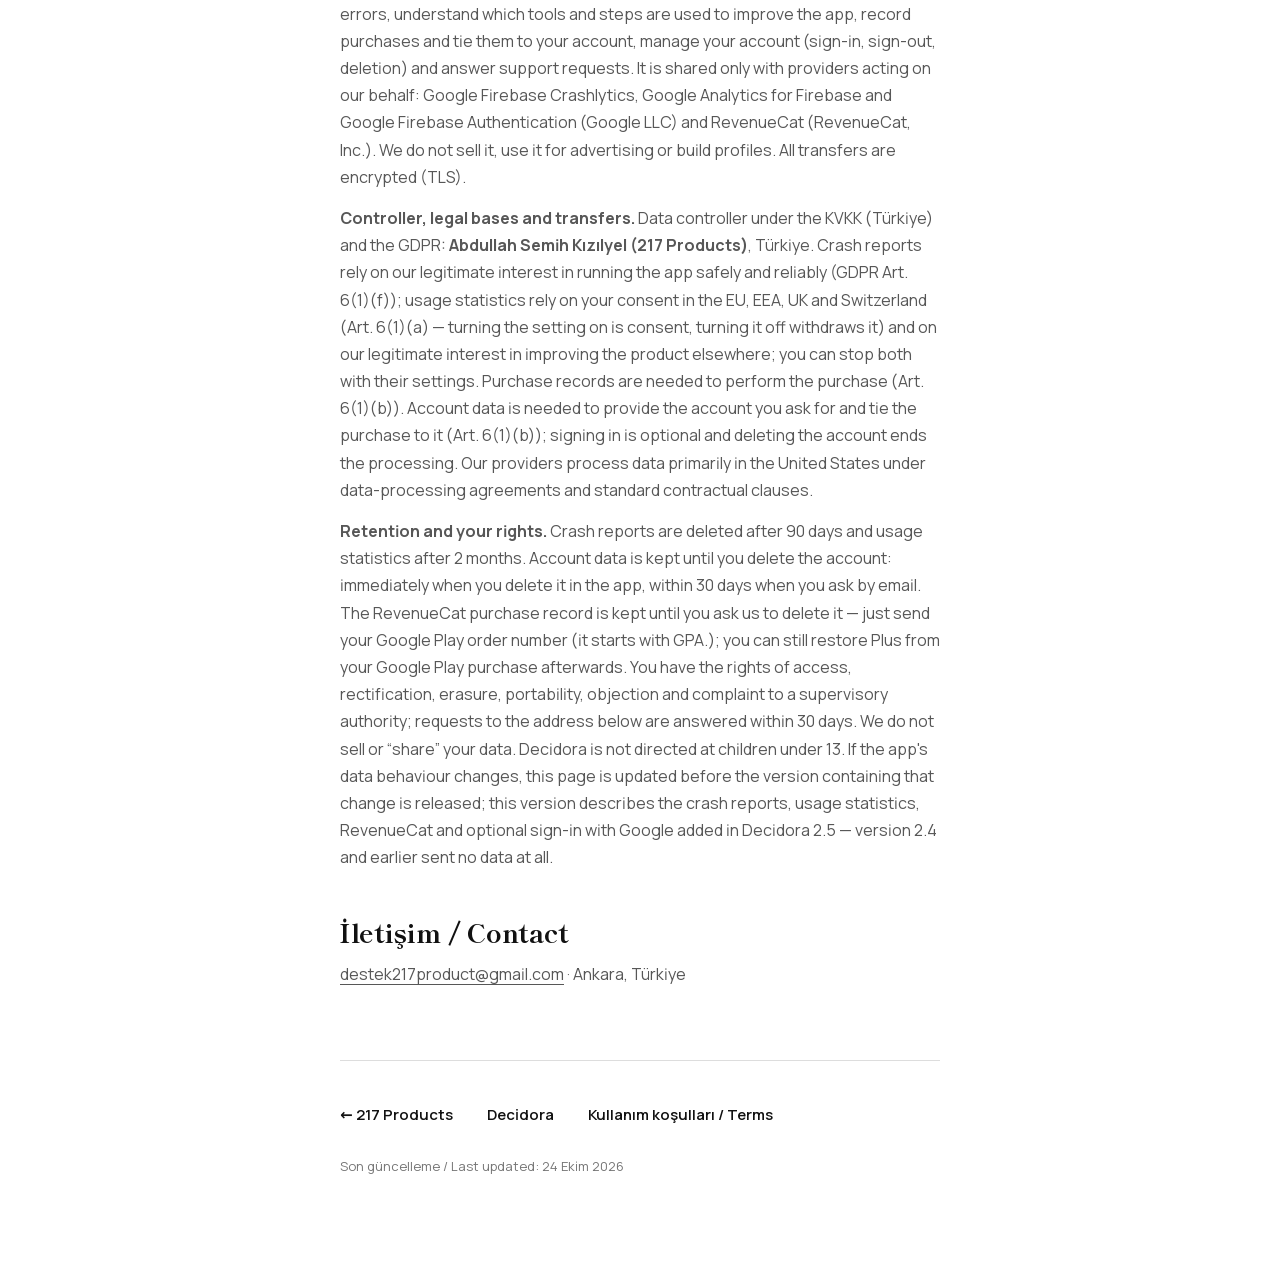
<file: decidora/privacy.html>
<!DOCTYPE html>
<html lang="tr">
<head>
  <meta charset="UTF-8">
  <meta name="viewport" content="width=device-width, initial-scale=1.0">
  <meta http-equiv="Content-Security-Policy" content="default-src 'self'; script-src 'none'; style-src 'self' 'unsafe-inline'; font-src 'self'; img-src 'self' data:; connect-src 'none'; object-src 'none'; frame-src 'none'; base-uri 'self'; form-action 'none'">
  <meta name="referrer" content="strict-origin-when-cross-origin">
  <title>Decidora Gizlilik Politikası — 217 Products</title>
  <meta name="description" content="Decidora Android uygulamasının gizlilik politikası: kararlarınız ve çarklarınız cihazınızda kalır; çökme raporları ve kullanım istatistikleri rastgele bir kimlikle gider ve ayarlardan kapatılabilir; Google ile giriş isteğe bağlıdır.">
  <link rel="canonical" href="https://217products.com/decidora/privacy.html">
  <meta name="robots" content="index, follow">
  <link rel="icon" href="/favicon.ico" sizes="any">
  <link rel="icon" type="image/png" sizes="32x32" href="/assets/favicon-32.png">
  <link rel="apple-touch-icon" href="/assets/apple-touch-icon.png">
  <link rel="preload" as="font" type="font/woff2" href="/assets/fonts/shippori-800.woff2?v=3" crossorigin>
  <link rel="preload" as="font" type="font/woff2" href="/assets/fonts/manrope-var.woff2?v=3" crossorigin>
  <link rel="stylesheet" href="/doc.css?v=5">
</head>
<body>
  <main class="doc">
    <p class="doc-eyebrow"><a href="/tr">217 Products</a></p>
    <h1>Decidora Gizlilik Politikası</h1>
    <p class="doc-lead">Bu politika Decidora: Zar, Yazı Tura, Çark Android uygulamasını
      (<code>com.kurapikamih.decidora</code>) kapsar. 217products.com sitesinin kendi
      <a href="/gizlilik">gizlilik sayfası</a> ayrıdır. English version is
      <a href="#english">below</a>.</p>

    <h2>Kısaca</h2>
    <p>Kararlarınız ve sonuçları, çarklarınız ve seçenekleri ve yazı tura sayacınız <strong>yalnızca
      cihazınızda kalır ve hiçbir yere gönderilmez.</strong> Decidora reklam göstermez, reklam
      kimliğinizi kullanmaz ve hesap olmadan çalışır; Decidora Plus'ı satın alırken, Plus
      kaybolmasın diye isteğe bağlı olarak Google hesabınızla giriş yapabilirsiniz (aşağıda
      <a href="#hesap">Google ile giriş</a>). 2.5 sürümünden itibaren, uygulamayı düzeltip
      geliştirebilmemiz için iki tür teknik veri gönderilebilir: <strong>çökme raporları</strong>
      ve <strong>kullanım istatistikleri</strong>. İkisi de rastgele bir kimlikle gider, adınızı
      ya da uygulamaya yazdığınız hiçbir şeyi içermez ve ikisini de
      <strong>Ayarlar → Verilerim</strong> bölümünden kapatabilirsiniz. Decidora Plus'ı satın
      alırsanız satın almanın kaydı ayrıca hizmet sağlayıcımız RevenueCat'te tutulur.</p>

    <h2>Cihazınızda kalanlar</h2>
    <p>Karar defteriniz, kaydettiğiniz çarklar ve seçenekleri, yazı tura sayacı ve ayarlarınız
      yalnızca cihazınızda, uygulamanın kendi depolama alanında tutulur. Bu verilere bizim
      erişimimiz yoktur ve aşağıdaki raporların hiçbirine eklenmezler; ayarlarınızdan yalnızca
      uygulamanın dili aşağıdaki raporlarda yer alır. Uygulama Android
      yedeklemesinin <strong>dışında</strong> tutulur: veriler Google Drive yedeğine veya
      cihazdan cihaza aktarıma dahil edilmez. Defteri, kayıtlı çarkları ve sayacı uygulama
      içinden Ayarlar → Verilerim bölümünde silebilirsiniz; uygulamayı kaldırdığınızda hepsi
      silinir.</p>

    <h2>Çökme raporları</h2>
    <p>Uygulama beklenmedik şekilde kapandığında, yanıt vermez hâle geldiğinde ya da kodunda
      bir hata oluştuğunda, sorunu bulup düzeltebilmemiz için teknik bir rapor
      <strong>Google Firebase Crashlytics</strong> aracılığıyla bize iletilir. Rapor hatanın
      oluştuğu kod satırlarını, cihaz modelini, Android ve uygulama sürümünü, bellek ve disk
      durumunu, ekran yönünü, o an hangi aracın açık olduğunu, uygulamanın dilini, Plus'ın açık
      olup olmadığını, giriş yapılıp yapılmadığını, hatadan önceki son adımların adlarını (ör.
      “zar atıldı”, “ayarlar açıldı”) ve Crashlytics'in rastgele kurulum kimliğini içerir. Hata mesajları gönderilmeden önce süzülür: kullanıcının yazdığı metni
      taşıyabilecek kısımlar çıkarılır. Çark seçenekleriniz, kayıtlı çarklarınızın adları ve
      kararlarınız bu raporlara asla eklenmez.</p>
    <p>Çökme raporları açıkken, çökmesiz kullanım oranını hesaplayabilmemiz için uygulama her
      açıldığında (ya da yarım saatten uzun bir aradan sonra yeniden öne geldiğinde) Crashlytics'e
      bir oturum kaydı da gider: uygulamanın ve Android'in sürümü, cihazın üreticisi ve modeli,
      bağlantı türü (ör. Wi-Fi ya da mobil veri) ve oturumun başladığı an. Bu kayıt da
      kullanıcıya ait hiçbir içerik taşımaz.</p>
    <p>Raporlar yalnızca Play Store'dan indirdiğiniz yayın sürümünde gönderilir ve Firebase
      tarafında 90 gün saklandıktan sonra silinir. Ayarlar → Verilerim →
      <strong>Çökme raporları</strong> ile istediğiniz zaman kapatabilirsiniz; kapattığınızda
      gönderilmemiş raporlar da silinir.</p>

    <h2>Kullanım istatistikleri</h2>
    <p>Hangi araçların kullanıldığını ve nerede zorlanıldığını anlamak için teknik olaylar
      <strong>Google Analytics for Firebase</strong> aracılığıyla toplanır: hangi aracın
      açıldığı ve kullanıldığı; zarda kalıp, zar sayısı ve ek eklenip eklenmediği; çarkta kip,
      seçenek <em>sayısı</em>, takım sayısı ve çark hazır çarklardan biriyse hangisi olduğu
      (ör. “ne yesek”); parmak seçicide kip, parmak sayısı ve seçilen kişi ya da takım sayısı;
      Plus sayfasının ve Plus davetinin gösterilmesi, nedeni (ör. hangi kilide dokunulduğu) ve
      nereden açıldığı; “Plus'ı al”a basılması ve o an indirim olup olmadığı; satın almanın ve
      geri yüklemenin sonucu; sonuç paylaşımı ve hangi araçtan yapıldığı; zorunlu güncelleme
      ekranı; puan kartının istenmesi ve nereden istendiği; açılış gösterisinin izlenip
      izlenmediği; çarkta kaydetme, eleme ve baştan alma gibi işlemler; Google ile giriş, çıkış ve
      hesap silmenin sonucu (ör. tamamlandı, vazgeçildi, internet yok) ve nereden başlatıldığı;
      uygulamanın dili, Plus'ın açık olup olmadığı ve giriş yapılıp yapılmadığı. Bunlarla birlikte uygulamanın kendiliğinden saydığı ilk açılış, oturum ve
      güncelleme olayları; cihaz türü (telefon ya da tablet), Android sürümü, uygulama sürümü,
      dil, IP adresinden çıkarılan ülke ve bölge (şehir değil; IP adresi Google Analytics'te
      saklanmaz) ve uygulamaya özel rastgele bir kurulum kimliği işlenir.</p>
    <p>Çark seçenekleriniz, kendi çarklarınızın adları ve kararlarınızın sonuçları bu verilere
      <strong>asla</strong> eklenmez: olayların taşıyabileceği değerler yazılımda önceden
      belirlenmiş sabit seçenekler ve sayılarla sınırlıdır, serbest metin gönderilmez. Reklam
      kimliği ve Android kimliği toplanmaz; Google sinyalleri ve reklam kişiselleştirmesi
      kapalıdır, veriler reklam için kullanılmaz.</p>
    <p><strong>AB, Avrupa Ekonomik Alanı, Birleşik Krallık ve İsviçre'de</strong> kullanım
      istatistikleri varsayılan olarak <strong>kapalıdır</strong> ve yalnızca Ayarlar →
      Verilerim → <strong>Kullanım istatistikleri</strong> ile siz açarsanız toplanır. Bu bölgeyi
      cihazın SIM kartından, bağlı olduğu şebekeden, dil/bölge ayarlarından ve saat diliminden
      anlarız; bunlardan
      biri bile bu bölgeyi gösteriyorsa istatistik kapalı başlar. Diğer bölgelerde varsayılan
      olarak açıktır. Her bölgede aynı anahtarla istediğiniz zaman kapatabilirsiniz;
      kapattığınızda toplama durur ve cihazınızdaki ölçüm kimliği silinir. Veriler yalnızca yayın
      sürümünde toplanır ve Google Analytics'te 2 ay saklandıktan sonra silinir.</p>

    <h2>Decidora Plus ve RevenueCat</h2>
    <p>Satın almayı seçerseniz ödeme Google Play'in kendi penceresinde yapılır; ödeme
      bilgileriniz bize ulaşmaz. Uygulama Google Play'e fiyatı ve Plus'a sahip olup olmadığınızı
      sorar; telefonunuzda Plus'ın açık olup olmadığını ve son görülen fiyatı tutar.</p>
    <p>Satın almanın kaydı, satın almaları doğrulayıp kaydetmek, iadeleri görmek ve gelir
      raporlarını hazırlamak için hizmet sağlayıcımız <strong>RevenueCat</strong>'e de iletilir:
      rastgele bir müşteri kimliği, Google Play satın alma belirteci ve sipariş numarası, ürün,
      fiyat ve para birimi, satın alma tarihi, mağaza ülkesi, uygulama ve Android sürümü ile
      dil. Plus'a sahipseniz ve Google ile giriş yaptıysanız, destek taleplerinde sizi
      bulabilmemiz için bu kayda Google hesabınızın adı ve e-posta adresi de eklenir (aşağıda
      “Google ile giriş”). Kullanım istatistikleri açıksa uygulama açıldığında da RevenueCat'e aynı
      müşteri kimliğiyle (giriş yaptıysanız hesap kimliğinizle) uygulama sürümü, ülke ve Android
      sürümü bildirilir (satın alma oranını hesaplamak için); istatistikler kapalıysa ve
      Plus'ınız yoksa RevenueCat'e hiçbir şey gitmez — tek istisna, daha önce kayda eklenmiş
      adınızı ve e-postanızı hesabınızı silerken RevenueCat'ten silmek için yapılan
      bağlantıdır. Plus'ı giriş yapmadan aldıysanız RevenueCat, satın almanızı uygulama yeniden
      kurulduğunda tanıyabilmek için bu rastgele kimliği Google'ın Block Store hizmetinde, Google
      hesabınızın şifreli yedeğinde saklayabilir; bu kimlik adınızı, e-postanızı ya da
      kararlarınızı içermez. Satın alma geçmişiniz ayrıca Google hesabınızda, Google Play'de durur.</p>

    <h2 id="hesap">Google ile giriş (hesap)</h2>
    <p>Decidora'nın araçları giriş yapmadan çalışır. Plus'ı satın alırken (ya da istediğiniz
      zaman üst banttaki hesap simgesinden veya Ayarlar → Hesap bölümünden) Google hesabınızla
      giriş yapabilirsiniz; giriş, satın almanın hesabınıza bağlanması içindir. Giriş Google'ın
      kendi hesap seçicisiyle yapılır; parolanızı görmeyiz. Giriş yaptığınızda Google
      hesabınızdaki ad, e-posta adresi ve profil fotoğrafının bağlantısı ile size verilen hesap
      kimliği (UID) <strong>Google Firebase Authentication</strong>'da tutulur; hesabın
      oluşturulma ve son giriş tarihi gibi teknik kayıtları Firebase kendisi tutar.</p>
    <p>Ad ve e-posta uygulamada size gösterilir; çökme raporlarına ve kullanım istatistiklerine
      eklenmez. Giriş yaptıysanız RevenueCat'teki satın alma kaydınız rastgele kimlik yerine hesap
      kimliğinizle (UID) eşleştirilir; Plus'a sahipseniz kayda adınız ve e-posta adresiniz de
      eklenir (destek için). Plus'ınız yoksa adınız ve e-postanız RevenueCat'e gitmez. Kararlarınız, çarklarınız ve ayarlarınız hesaba bağlanmaz,
      cihazınızda kalır.</p>
    <p>Hesabınızı uygulamanın içinden silebilirsiniz: üst banttaki hesap simgesi ya da
      Ayarlar → Hesap → <strong>Hesabı sil</strong>. Silindiğinde Firebase'deki ad, e-posta
      adresi, fotoğraf bağlantısı ve hesap kimliği kalıcı olarak silinir; RevenueCat'teki satın
      alma kaydına eklenmiş ad ve e-posta adresi de silinir. Uygulama artık
      cihazınızda değilse <a href="/decidora/hesap-silme.html">hesap silme sayfasındaki</a>
      yolla isteyebilirsiniz. Plus, Google Play'deki satın almanız olarak kalır ve aynı Google
      Play hesabıyla geri yüklenebilir.</p>

    <h2>Google Play ile ilişkisi</h2>
    <p>Uygulama, güncelleme kontrolü, puan kartı ve Decidora Plus'ın satın alması için
      cihazınızdaki Google Play Store uygulamasıyla konuşur. Bu işlemleri Google Play yapar ve
      Google'ın kendi <a href="https://policies.google.com/privacy">gizlilik politikasına</a>
      tabidir. Android'in tanılama ayarı açıksa Google Play, çökme istatistiklerini
      geliştiriciye kimliksiz olarak gösterebilir (Android vitals).</p>

    <h2>Sizin başlattığınız işlemler</h2>
    <p><strong>Paylaşım:</strong> Bir sonucu paylaşmayı seçerseniz görsel ve metin, Android'in
      paylaşım menüsünde seçtiğiniz uygulamaya verilir. Decidora bunu kendisi hiçbir yere
      göndermez; istatistiklere yalnızca paylaşımın yapıldığı ve hangi araçtan yapıldığı
      girer.</p>
    <p><strong>Pano:</strong> Çarka liste yapıştırdığınızda pano yalnızca o anda okunur; metin
      çarkın seçeneklerine dönüşür ve cihazda kalır.</p>
    <p><strong>Bağlantılar:</strong> Uygulamadaki web sitesi ve mağaza bağlantıları tarayıcınızda
      veya Play Store'da açılır.</p>

    <h2>Kullanım amaçları ve paylaşım</h2>
    <p>Bu verileri yalnızca şunlar için kullanırız: çökme ve hataları teşhis edip düzeltmek,
      uygulamanın hangi araçlarının ve adımlarının kullanıldığını anlayıp ürünü geliştirmek,
      satın almaları kaydetmek ve hesabınıza bağlamak, hesabınızı yönetmek (giriş, çıkış,
      silme) ve destek taleplerinize yanıt vermek. Veriler yalnızca bizim adımıza hizmet veren
      sağlayıcılarla paylaşılır: Google Firebase Crashlytics, Google Analytics for Firebase,
      Google Firebase Authentication (Google LLC) ve RevenueCat (RevenueCat, Inc.). Verileriniz
      satılmaz, reklam için kullanılmaz ve profilleme yapılmaz. Tüm aktarımlar şifrelenir
      (TLS).</p>

    <h2>Veri sorumlusu</h2>
    <p>6698 sayılı Kişisel Verilerin Korunması Kanunu (KVKK) ve GDPR kapsamında veri sorumlusu,
      Decidora'nın geliştiricisi <strong>Abdullah Semih Kızılyel (217 Products)</strong>'dir
      (Türkiye). Başvurular için aşağıdaki e-posta adresini kullanabilirsiniz.</p>

    <h2>İşlemenin hukuki sebepleri</h2>
    <p>Çökme raporları, uygulamanın güvenli ve kararlı çalıştırılmasındaki meşru menfaatimiz
      için (KVKK m.5/2-f, GDPR m.6/1-f); kullanım istatistikleri AB, AEA, Birleşik Krallık ve
      İsviçre'de onayınıza (GDPR m.6/1-a — anahtarı açmanız onaydır, kapatmanız geri çekmedir),
      diğer bölgelerde ürünü geliştirmedeki meşru menfaatimize (KVKK m.5/2-f) dayanarak
      işlenir; ikisinde de anahtarı kapatarak işlemeyi durdurabilirsiniz. Satın alma kayıtları,
      satın alma sözleşmesinin kurulması ve ifası için (KVKK m.5/2-c, GDPR m.6/1-b) işlenir.
      Hesap bilgileri, sizin isteğinizle açılan hesabın sağlanması ve satın almanın ona
      bağlanması için (KVKK m.5/2-c, GDPR m.6/1-b) işlenir; giriş isteğe bağlıdır ve hesabı
      silerek işlemeyi sona erdirebilirsiniz.</p>

    <h2>Yurt dışına aktarım</h2>
    <p>Hizmet sağlayıcılarımızın (Google LLC, RevenueCat, Inc.) sunucuları başta ABD olmak üzere
      yurt dışındadır; yukarıda sayılan veriler bu sağlayıcılara aktarılır. Aktarımlar,
      sağlayıcılarla yapılan veri işleme sözleşmeleri ve standart sözleşme hükümleri
      çerçevesinde, şifreli olarak yapılır.</p>

    <h2 id="silme">Saklama ve silme</h2>
    <p>Çökme raporları 90 gün, kullanım istatistikleri 2 ay sonra kendiliğinden silinir. Hesap
      bilgileri, hesabınızı silene kadar saklanır; uygulamadan sildiğinizde hemen, e-postayla
      istediğinizde en geç 30 gün içinde silinir.
      RevenueCat'teki satın alma kaydı, silinmesini istemediğiniz sürece saklanır; silinmesini
      isterseniz Google Play sipariş numaranızı (GPA. ile başlar) aşağıdaki adrese yazmanız
      yeterlidir. Kayıt silinse de Plus'ınızı Google Play'deki satın almanızdan yine geri
      yükleyebilirsiniz.</p>

    <h2>Haklarınız</h2>
    <p>KVKK m.11 kapsamında verilerinizin işlenip işlenmediğini öğrenme, bilgi talep etme,
      düzeltme ve silme isteme, aktarıldığı üçüncü kişileri bilme ve zararın giderilmesini talep
      etme; GDPR kapsamında ayrıca erişim, taşınabilirlik, itiraz ve denetim makamına şikâyet
      haklarına sahipsiniz. Başvurularınız en geç 30 gün içinde yanıtlanır. Verileriniz
      satılmaz; ABD eyalet yasaları anlamında “satış” ya da “paylaşım” yapılmaz.</p>

    <h2>Çocuklar</h2>
    <p>Decidora 13 yaş altı çocuklara yönelik değildir ve çocuklardan bilerek kişisel veri
      toplanmaz.</p>

    <h2>Değişiklikler</h2>
    <p>Uygulamanın veri davranışı değişirse bu politika, o değişikliği içeren sürüm yayımlanmadan
      önce bu sayfada güncellenir. Bu sürüm, Decidora 2.5 ile gelen çökme raporlarını, kullanım
      istatistiklerini, RevenueCat'i ve isteğe bağlı Google ile girişi anlatır; 2.4 ve önceki
      sürümler hiçbir veri göndermiyordu.</p>

    <h2 id="english">Privacy Policy (English)</h2>
    <p>This policy covers the Decidora: Dice, Coin &amp; Wheel Android app
      (<code>com.kurapikamih.decidora</code>). <strong>Your decisions and their results, your
      wheels and their options and the coin counter stay on your device and are never sent
      anywhere.</strong>
      Decidora shows no ads, does not use your advertising ID and works without an account; when
      you buy Decidora Plus you can optionally sign in with your Google account so Plus is never lost (see
      <a href="#account">Sign-in with Google</a> below). From
      version 2.5, two kinds of technical data may be sent so we can fix and improve the app:
      <strong>crash reports</strong> and <strong>usage statistics</strong>. Both travel under a
      random ID, contain neither your name nor anything you type, and both can be turned off in
      <strong>Settings → My data</strong>. If you buy Decidora Plus, a record of the purchase is
      also kept by our service provider RevenueCat.</p>
    <p><strong>On your device.</strong> Your decision log, saved wheels and their options, the
      coin counter and your settings are stored only in the app's private storage; we have no
      access to them and none of them is added to any report below, except that the app
      language appears in the reports. The app is excluded from
      Android backup, so this data is not copied to Google Drive backups or device-to-device
      transfers. You can delete the log, saved wheels and the counter in Settings → My data;
      uninstalling the app removes all of it.</p>
    <p><strong>Crash reports.</strong> When the app crashes, stops responding or hits an error in
      its code, a technical report is sent via <strong>Google Firebase Crashlytics</strong>: the
      failing code locations, device model, Android and app version, memory and disk state,
      screen orientation, which tool was open, the app language, whether Plus is active and
      whether you are signed in, the names of the last steps before the error (e.g. “dice
      rolled”, “settings opened”) and Crashlytics' random installation ID. Error
      messages are filtered before sending to remove anything that could carry text you typed.
      Your wheel options, saved wheel names and decisions are never included. While crash
      reports are on, each time the app opens (or comes back after more than half an hour in
      the background) a session record is also sent to Crashlytics so we can calculate the share
      of crash-free use: the app and Android version, the device maker and model, the
      connection type (e.g. Wi-Fi or mobile data) and when the session started; it carries no
      content of yours either. Reports are sent
      only from the release version installed from the Play Store and are deleted by Firebase
      after 90 days. Turn them off any time in Settings → My data → <strong>Crash
      reports</strong>; unsent reports are then deleted too.</p>
    <p><strong>Usage statistics.</strong> To understand which tools are used and where people get
      stuck, technical events are collected via <strong>Google Analytics for Firebase</strong>:
      which tool was opened and used; the dice type, the number of dice and whether a modifier
      was added; the wheel mode, the <em>number</em> of options, the number of teams and, if it
      is one of the ready-made wheels, which one (e.g. “what to eat”); the finger picker's mode,
      number of fingers and the number of people or teams picked; showing the Plus page and the
      Plus invitation, why (e.g. which lock was tapped) and where it was opened from; tapping
      “Get Plus” and whether a discount was on at that moment; the outcome of a purchase and of
      a restore; sharing a result and from which tool; the forced-update screen; requesting the
      rating card and from where; whether the opening animation was watched or skipped; wheel
      actions such as saving, elimination and starting over; the outcome of signing in, signing
      out and deleting the account (e.g. completed, cancelled, no internet) and where it was
      started; the app language, whether Plus is active and whether you are signed in.
      Along with these: the first-open, session and
      update events the SDK records by itself, the device type (phone or tablet), Android version,
      app version, language, the country and region derived from the IP address (not the city;
      the IP address is not stored by Google Analytics) and a random per-installation ID. Your
      wheel options, your own wheels' names and your results are <strong>never</strong> included:
      events can only carry fixed values and numbers defined in the code, never free text. The
      advertising ID and the Android ID are not collected; Google signals and ad personalisation
      are off and the data is not used for advertising.</p>
    <p><strong>In the EU, the EEA, the UK and Switzerland</strong> usage statistics are
      <strong>off by default</strong> and collected only if you turn them on in Settings → My
      data → <strong>Usage statistics</strong>. We tell this region from the device's SIM card,
      the network it is connected to, its language/region settings and its time zone; if any of
      these points
      to the region, statistics start off. Elsewhere they are on by default. In every region the
      same setting turns them off at any time, which stops collection and deletes the measurement
      ID on your device. Collected only from the release version; deleted by Google Analytics
      after 2 months.</p>
    <p><strong>Decidora Plus and RevenueCat.</strong> If you buy Plus, payment happens in Google
      Play's own window and your payment details never reach us. A record of the purchase is
      sent to our service provider <strong>RevenueCat</strong> to verify and record purchases, see
      refunds and prepare revenue reports: a random customer ID, the Google Play purchase token
      and order number, the product, price and currency, the purchase date, the store country,
      the app and Android version and the language. If you own Plus and are signed in with
      Google, your Google account's name and email address are added to this record so we can
      find you when you contact support (see “Sign-in with Google” below). While usage
      statistics are on, opening the
      app also reports the app version, country and Android version to RevenueCat under the same
      customer ID (your account ID if you are signed in) to calculate purchase rates; if
      statistics are off and you don't own Plus, nothing is sent to RevenueCat — the only
      exception is the connection made to delete a name and email address previously added to
      the record when you delete your account. If you bought Plus without signing in, RevenueCat may keep
      this random ID in Google's Block Store, in your Google account's encrypted backup, so it
      can recognise your purchase when the app is reinstalled; the ID contains no name, email or
      decisions. Your purchase history also stays in your Google account,
      in Google Play.</p>
    <p id="account"><strong>Sign-in with Google (account).</strong> Decidora's tools work without
      signing in. When you buy Plus (or any time from the account icon in the top bar or Settings
      → Account) you can sign in with your Google account; signing in ties the purchase to your
      account. Sign-in happens in Google's own account picker and we never see your password.
      When you sign in, the name, email address and profile photo link of your Google account and
      the account ID (UID) assigned to you are kept in <strong>Google Firebase
      Authentication</strong>, which also keeps technical records such as when the account was
      created and last signed in. The name and email are shown to you in the app; they are never
      added to crash reports or usage statistics. If you are signed in, your purchase record at
      RevenueCat is matched to your account ID (UID) instead of a random ID, and if you own Plus
      your name and email address are added to it (for support). Without Plus, your name and
      email are not sent to RevenueCat. Your decisions, wheels and settings are not tied to
      the account and stay on your device. You can delete your account inside the app: the
      account icon in the top bar, or Settings → Account → <strong>Delete account</strong>. This
      permanently deletes the name, email address, photo link and account ID from Firebase, and
      the name and email address added to your purchase record at RevenueCat. If the
      app is no longer on your device, use the <a href="/decidora/hesap-silme.html#english">account
      deletion page</a>. Plus remains your Google Play purchase and can be restored with the same
      Google Play account.</p>
    <p><strong>Google Play.</strong> For update checks, the rating card and buying Plus the app
      talks to the Google Play Store app on your device, under Google's own
      <a href="https://policies.google.com/privacy">privacy policy</a>. If Android's diagnostics
      setting is on, Google Play may show us anonymous crash statistics (Android vitals).
      Sharing a result hands the image and text to the app you pick in Android's share menu
      (statistics only record that you shared, and from which tool). When you paste a list into
      a wheel, the clipboard is read only at that moment and stays on your device.</p>
    <p><strong>Purposes and sharing.</strong> We use this data only to diagnose and fix crashes
      and errors, understand which tools and steps are used to improve the app, record purchases
      and tie them to your account, manage your account (sign-in, sign-out, deletion) and answer
      support requests. It is shared only with providers acting on our behalf: Google Firebase
      Crashlytics, Google Analytics for Firebase and Google Firebase Authentication (Google LLC)
      and RevenueCat (RevenueCat, Inc.). We do not sell it, use it for advertising or build profiles. All
      transfers are encrypted (TLS).</p>
    <p><strong>Controller, legal bases and transfers.</strong> Data controller under the KVKK
      (Türkiye) and the GDPR: <strong>Abdullah Semih Kızılyel (217 Products)</strong>, Türkiye.
      Crash reports rely on our legitimate interest in running the app safely and reliably
      (GDPR Art. 6(1)(f)); usage statistics rely on your consent in the EU, EEA, UK and
      Switzerland (Art. 6(1)(a) — turning the setting on is consent, turning it off withdraws
      it) and on our legitimate interest in improving the product elsewhere; you can stop both
      with their settings. Purchase records are needed to perform the purchase (Art. 6(1)(b)).
      Account data is needed to provide the account you ask for and tie the purchase to it
      (Art. 6(1)(b)); signing in is optional and deleting the account ends the processing.
      Our providers process data primarily in the United States under data-processing
      agreements and standard contractual clauses.</p>
    <p><strong>Retention and your rights.</strong> Crash reports are deleted after 90 days and
      usage statistics after 2 months. Account data is kept until you delete the account:
      immediately when you delete it in the app, within 30 days when you ask by email. The
      RevenueCat purchase record is kept until you ask us
      to delete it — just send your Google Play order number (it starts with GPA.); you can still
      restore Plus from your Google Play purchase afterwards. You have the rights of access,
      rectification, erasure, portability, objection and complaint to a supervisory authority;
      requests to the address below are answered within 30 days. We do not sell or “share” your
      data. Decidora is not directed at children under 13. If the app's data behaviour changes,
      this page is updated before the version containing that change is released; this version
      describes the crash reports, usage statistics, RevenueCat and optional sign-in with Google
      added in Decidora 2.5 — version 2.4 and earlier sent no data at all.</p>

    <h2>İletişim / Contact</h2>
    <p><a href="mailto:destek217product@gmail.com">destek217product@gmail.com</a> ·
      Ankara, Türkiye</p>

    <nav class="doc-foot" aria-label="İlgili">
      <a href="/tr">← 217 Products</a>
      <a href="/decidora/tr">Decidora</a>
      <a href="/kosullar">Kullanım koşulları / Terms</a>
    </nav>
    <p class="doc-date">Son güncelleme / Last updated: 24 Ekim 2026</p>
  </main>
</body>
</html>
</file>
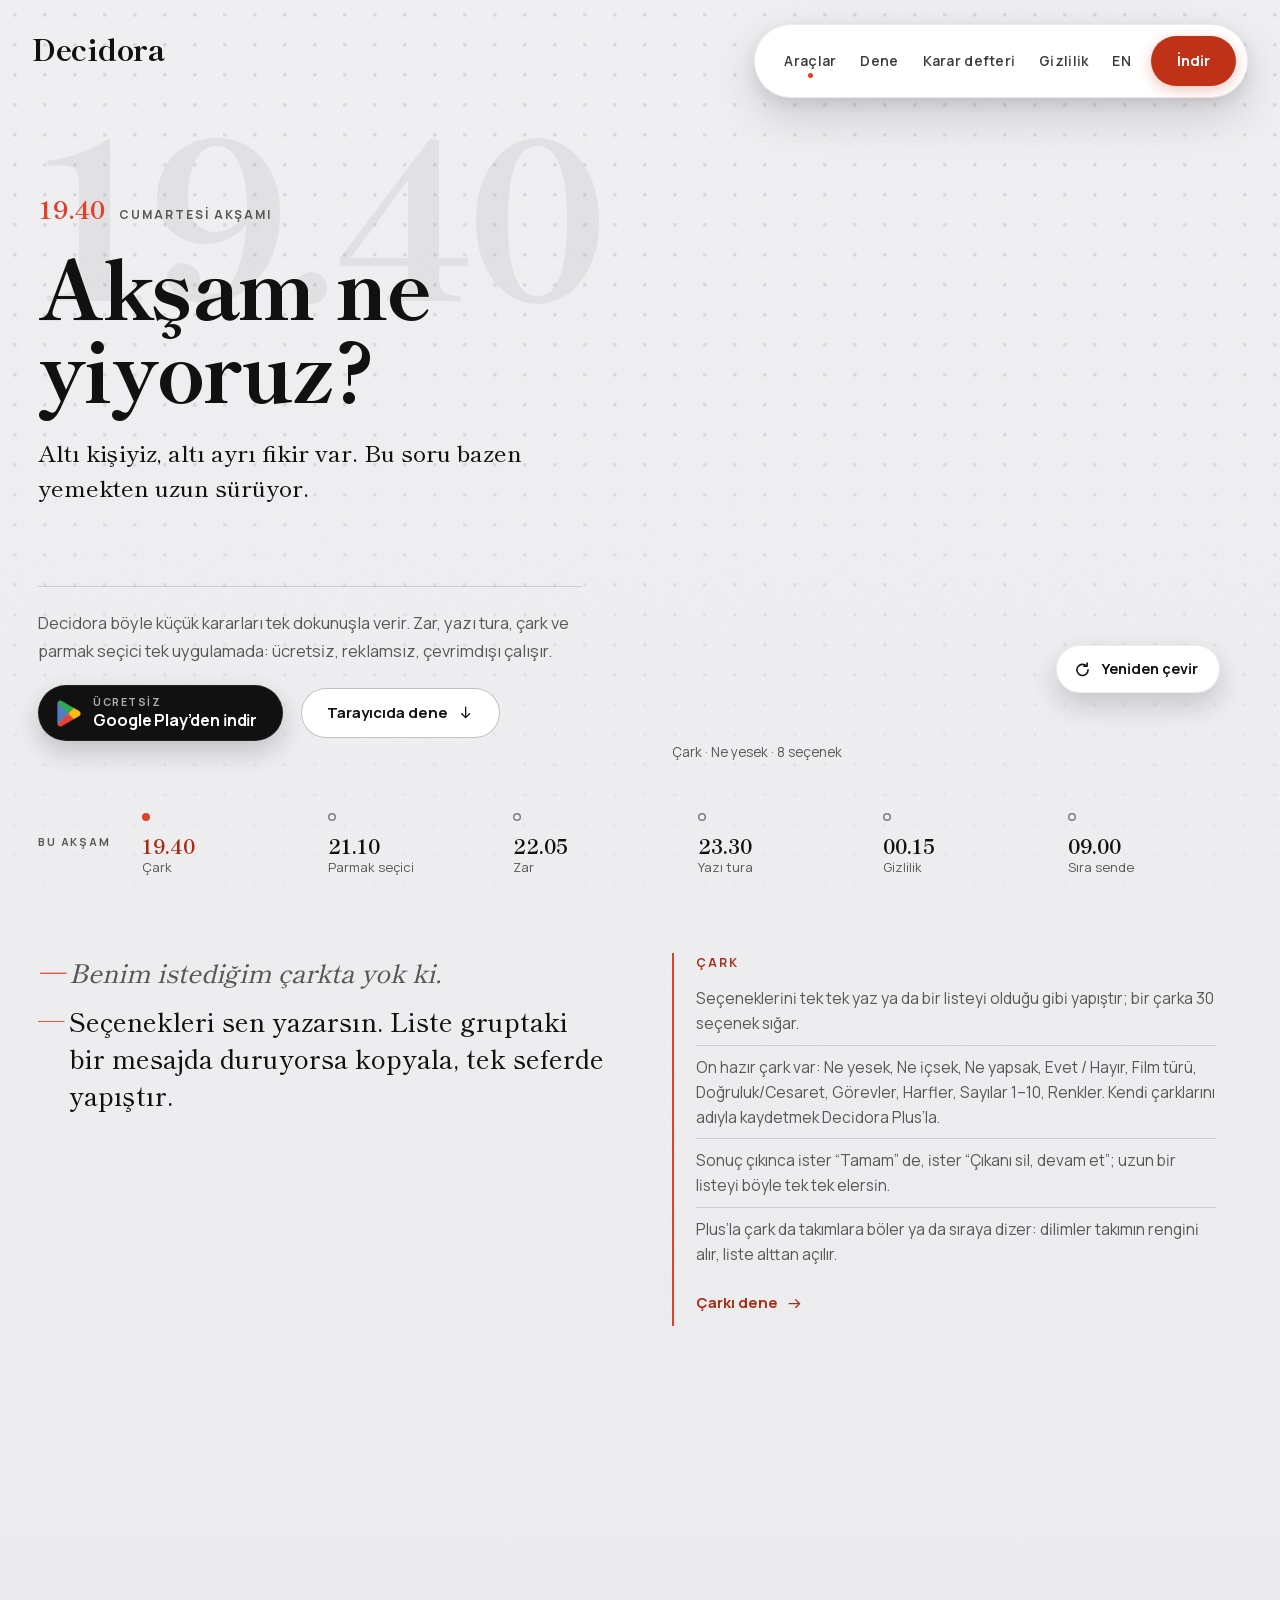
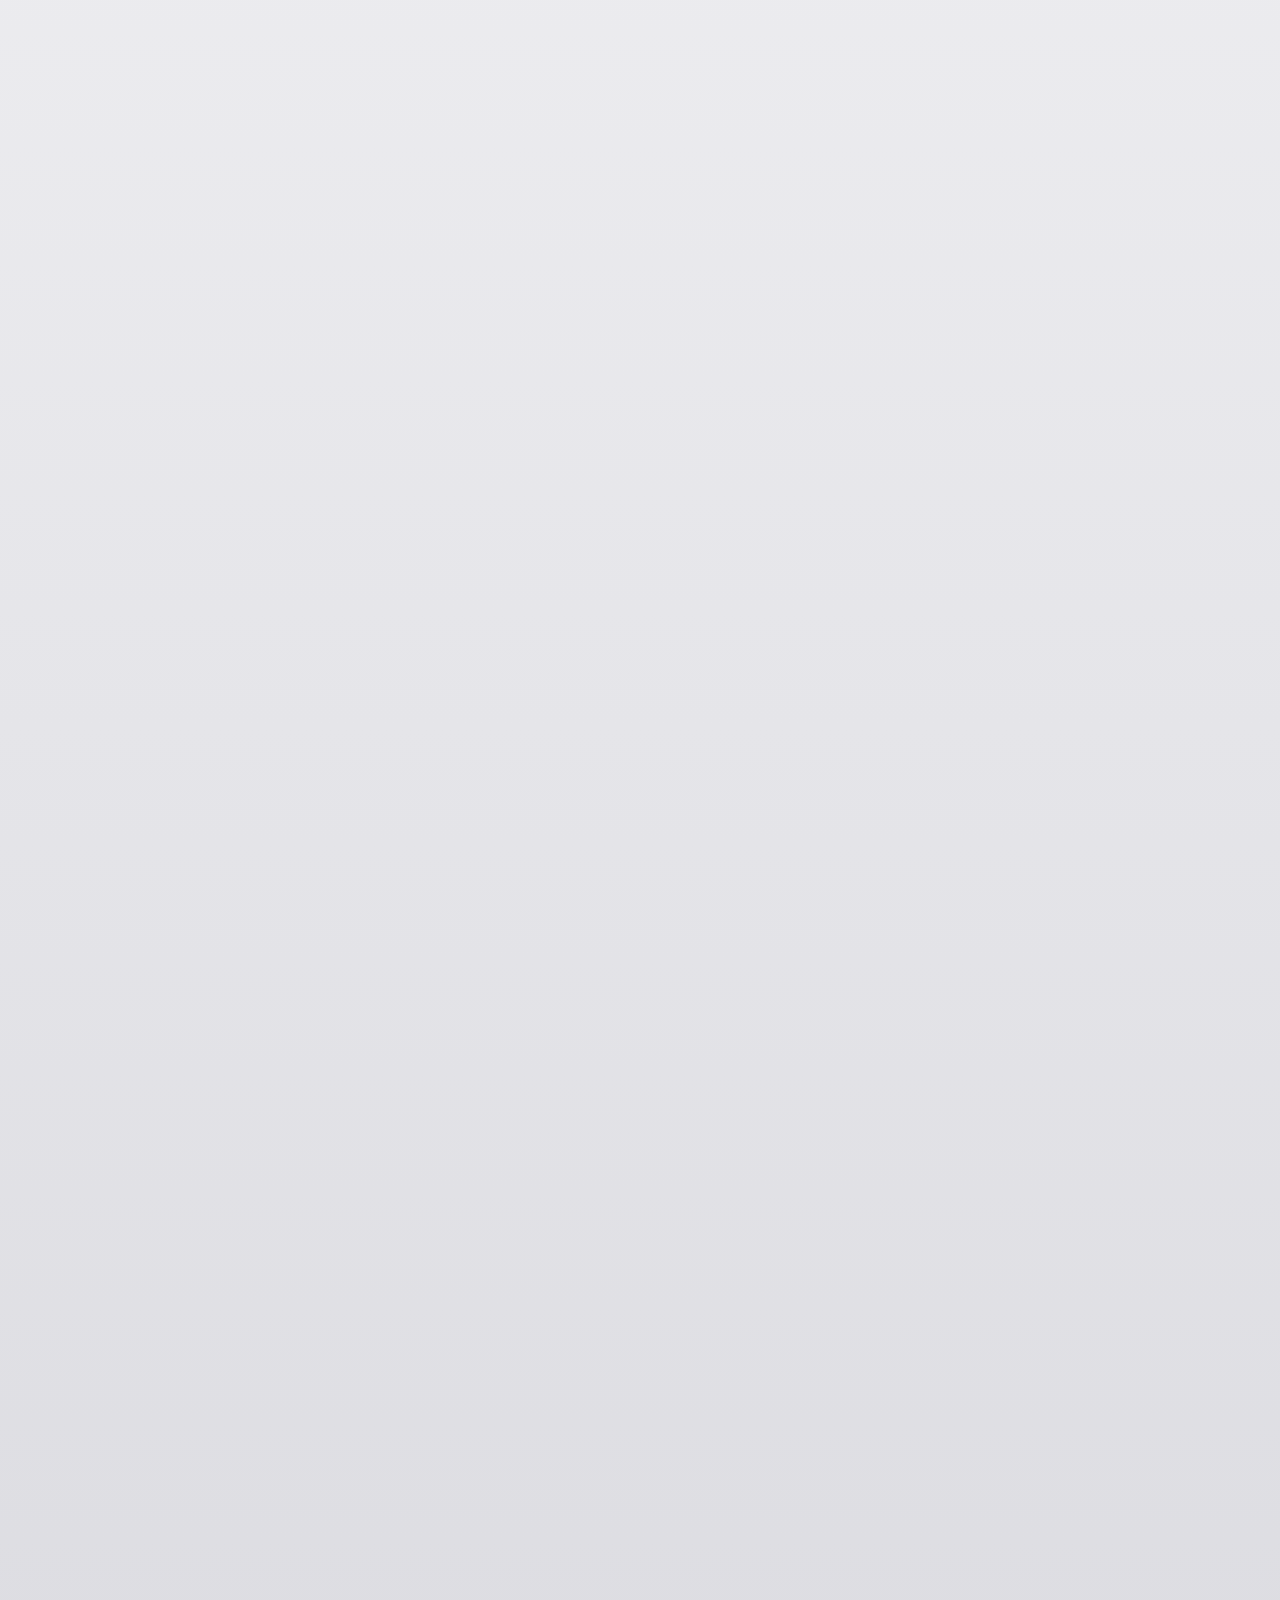
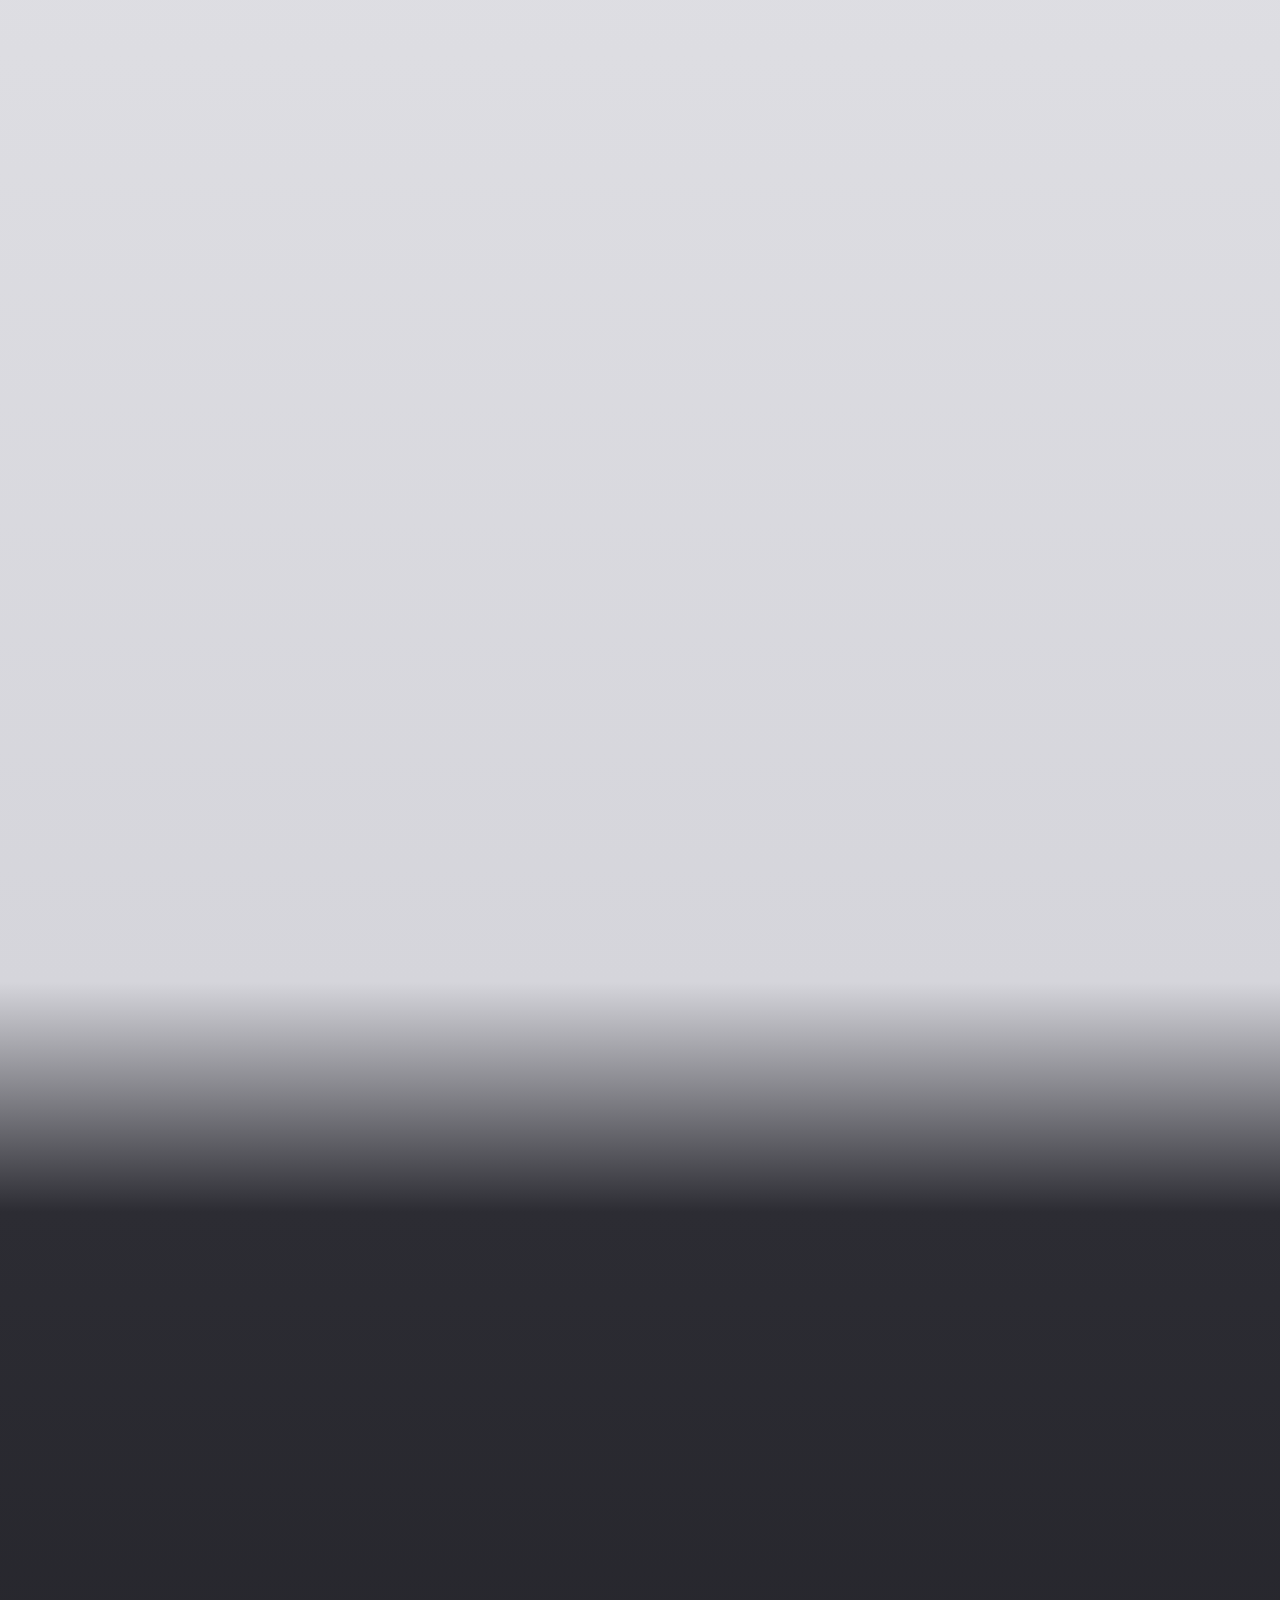
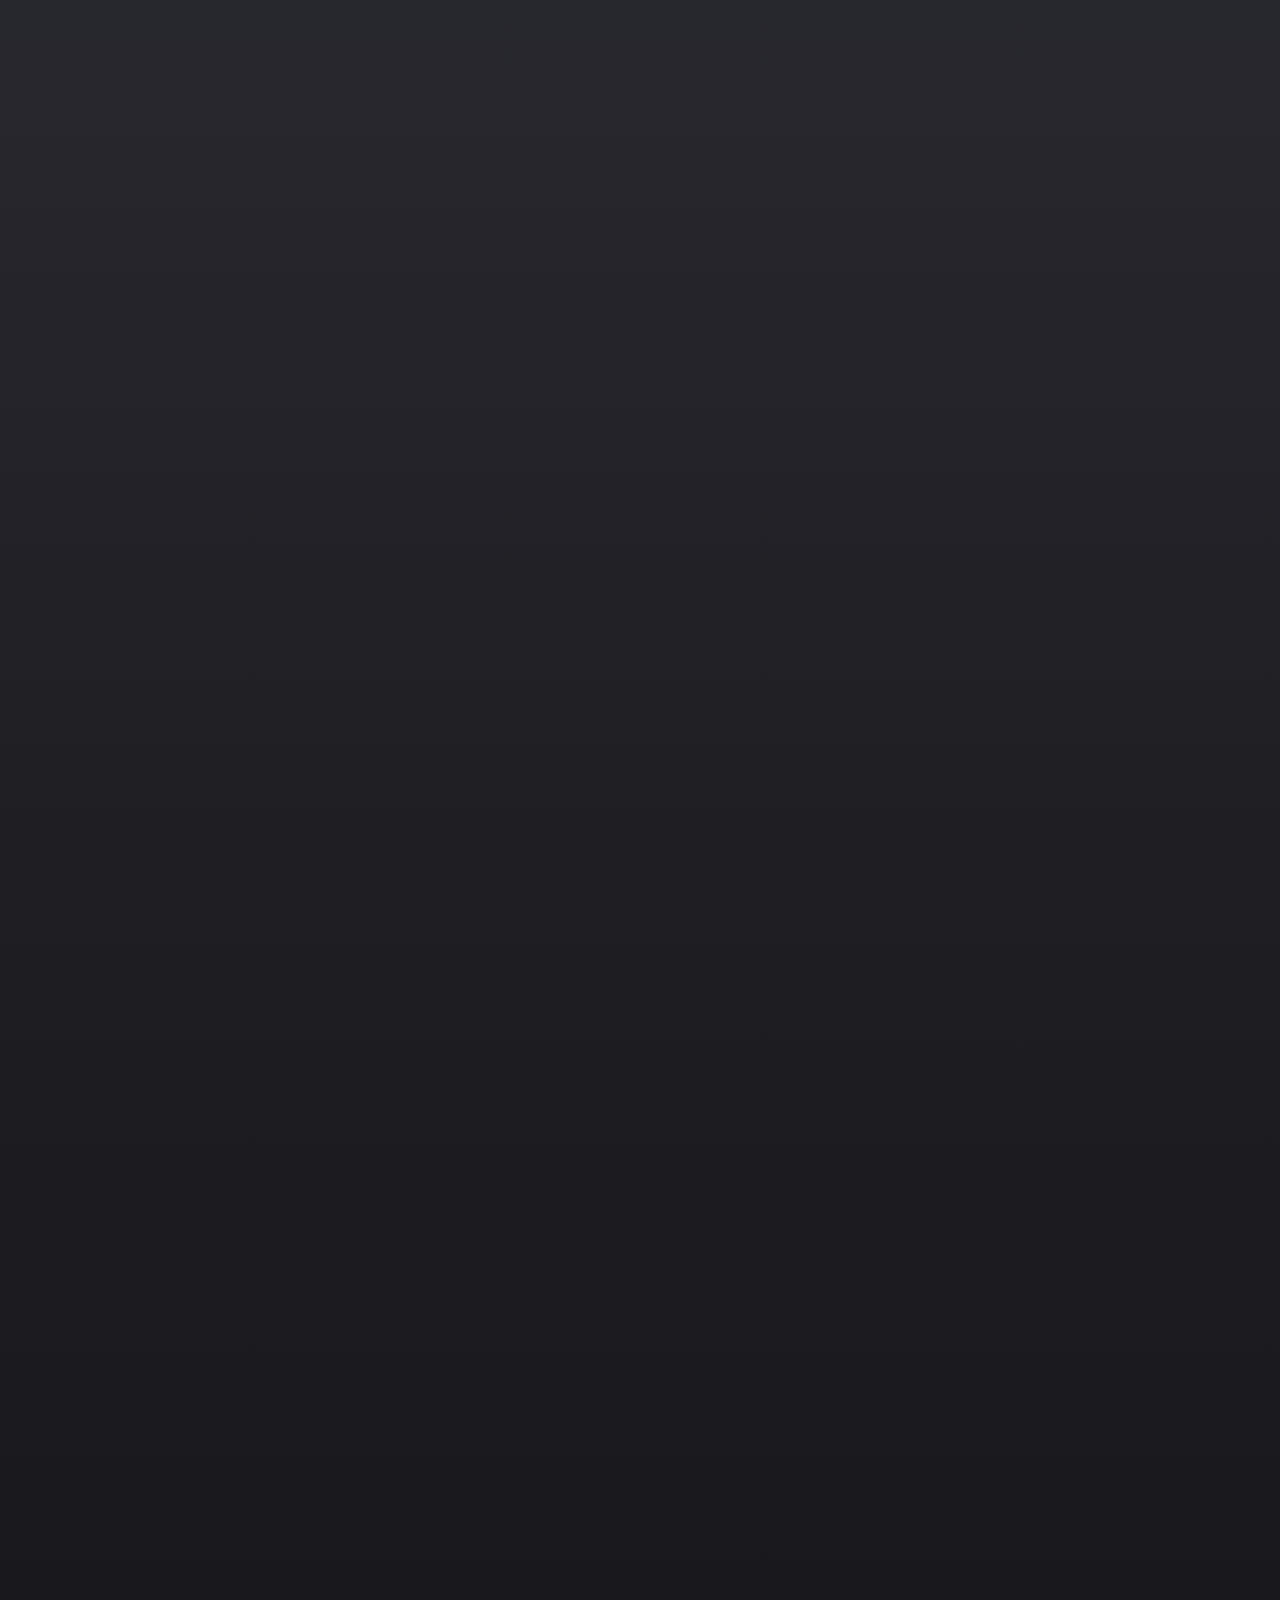
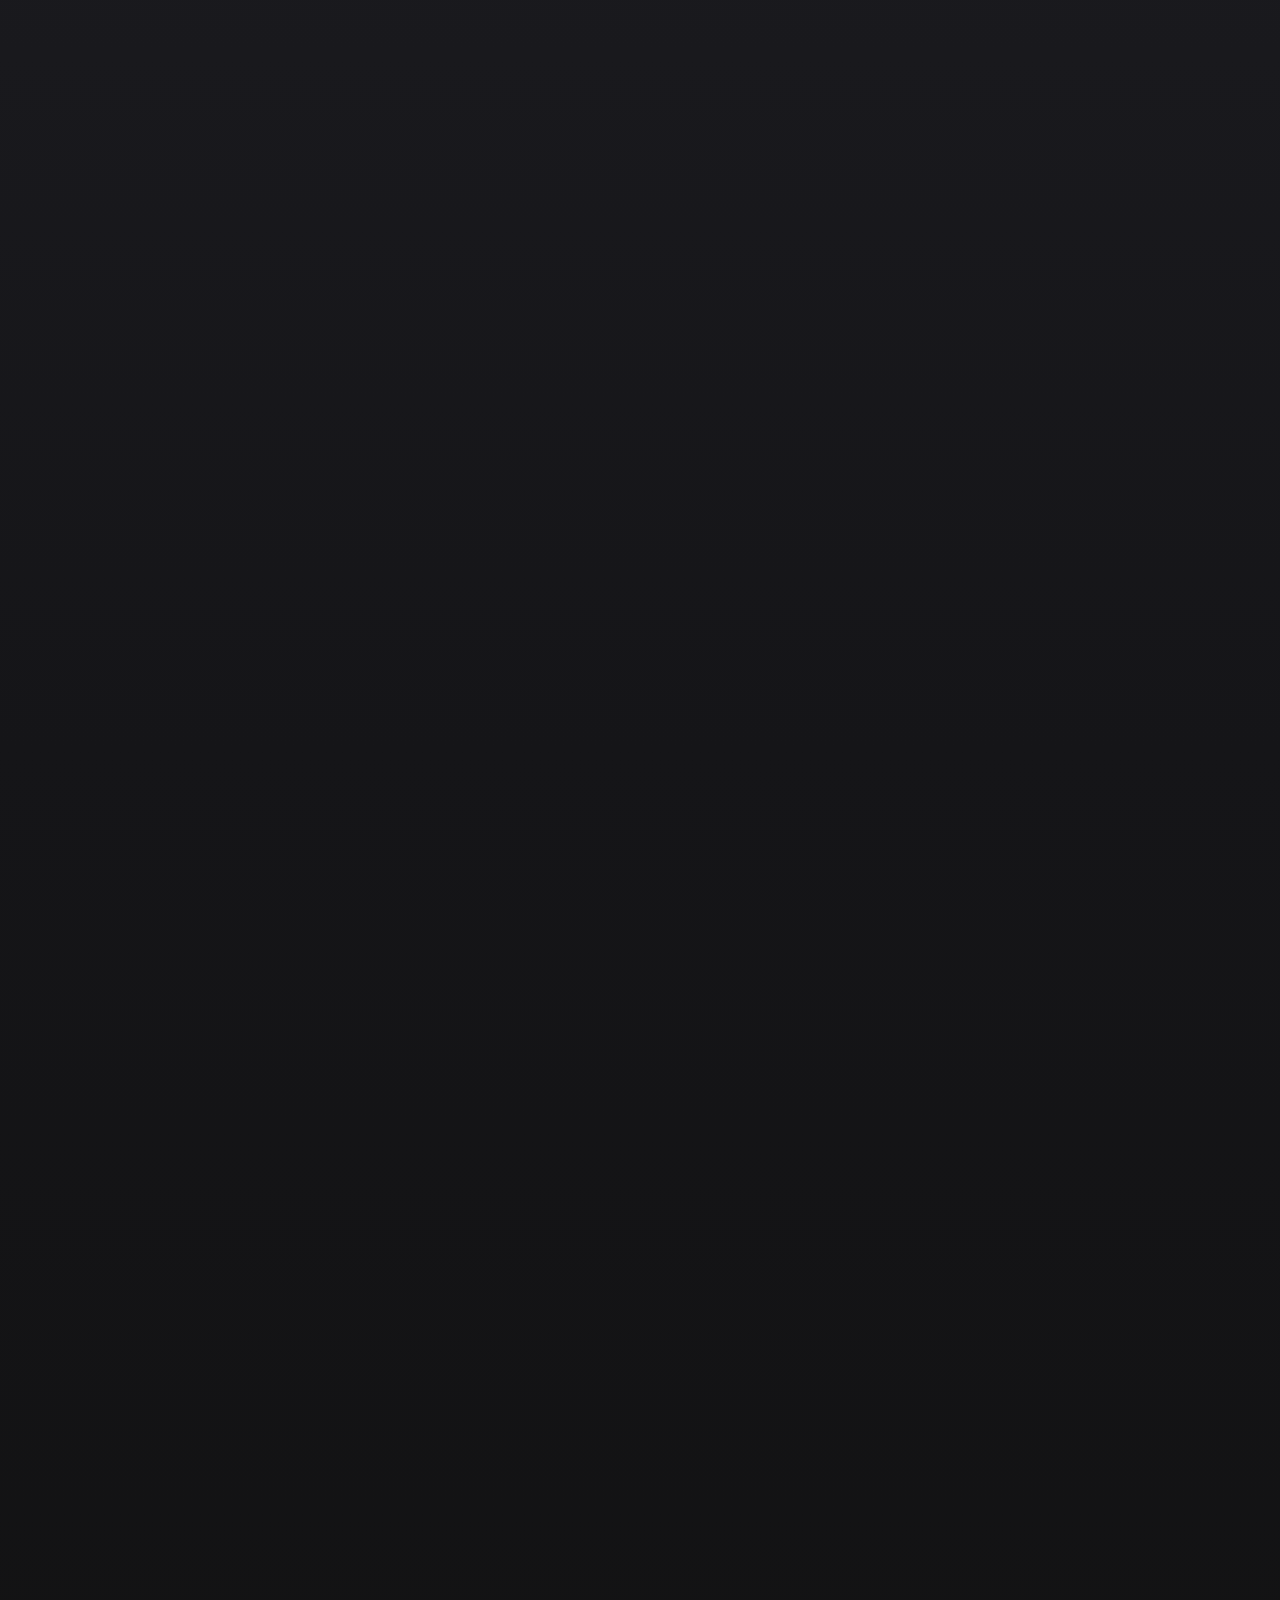
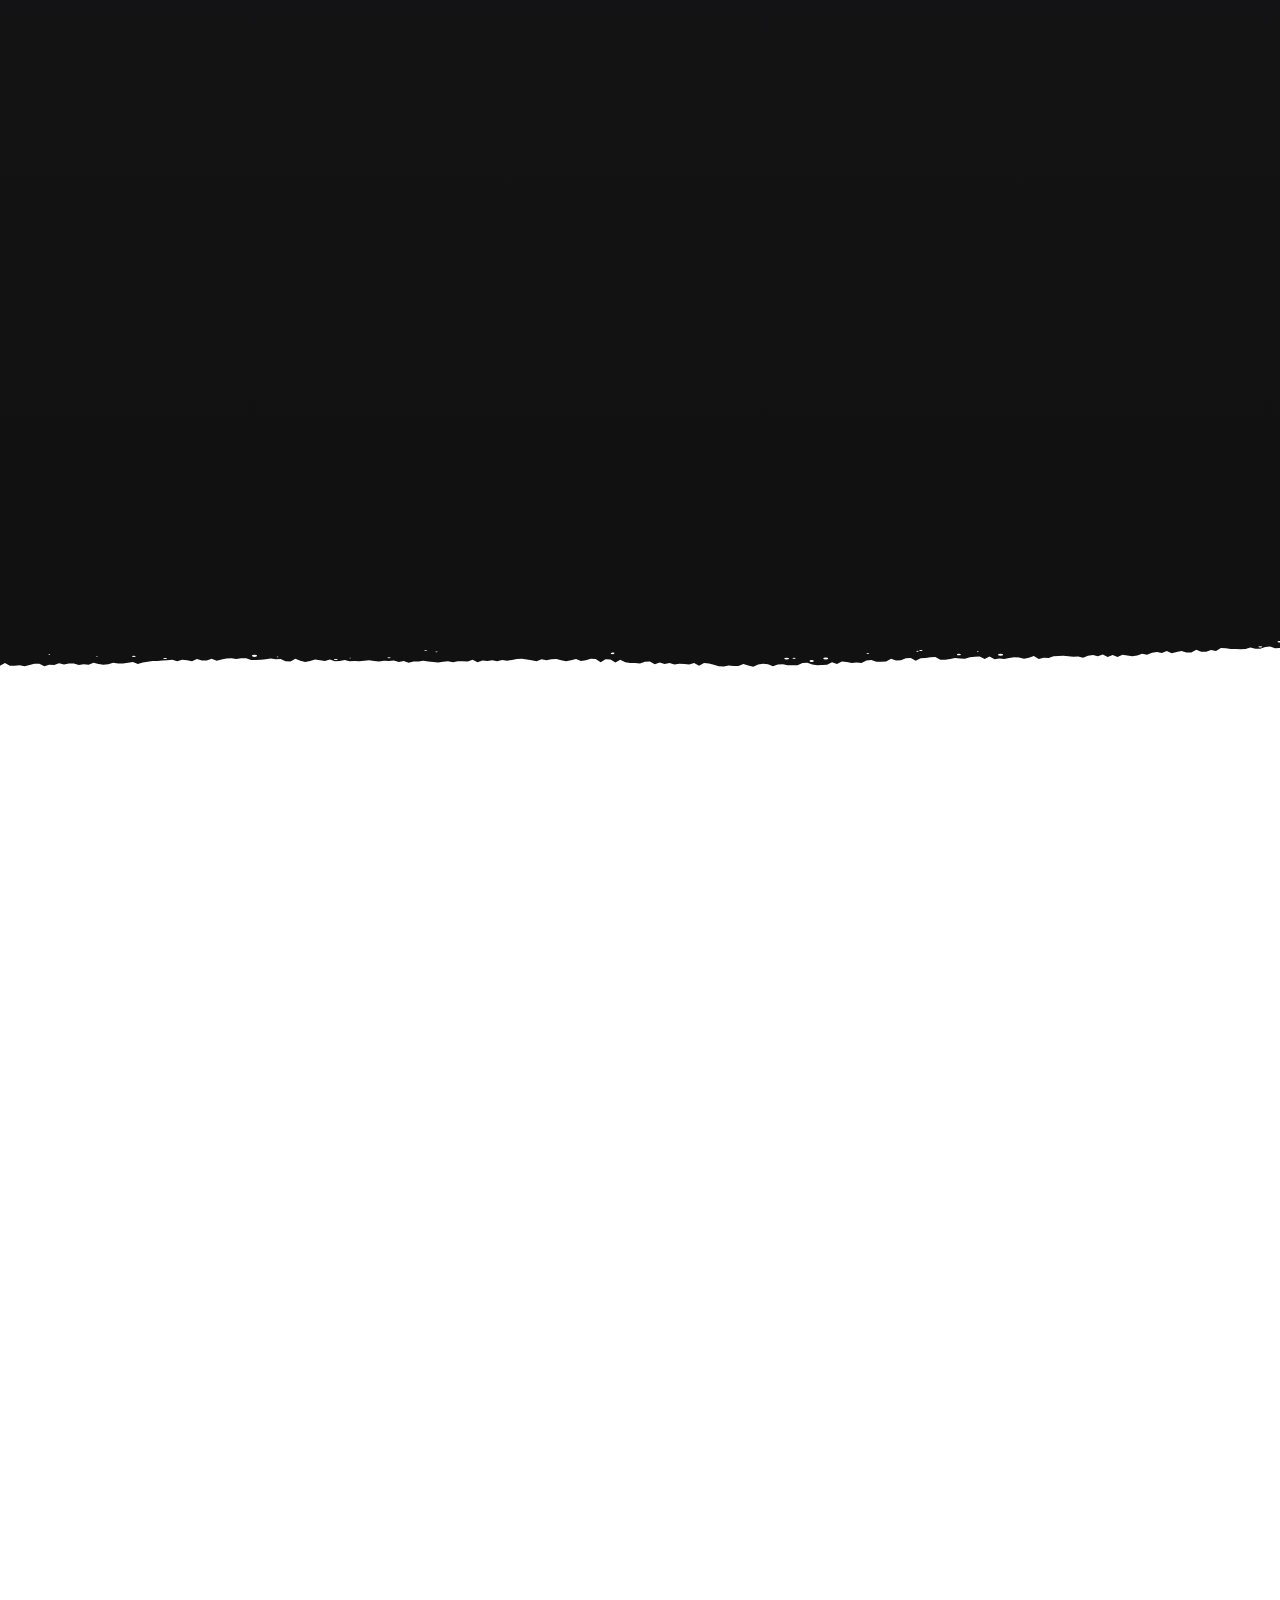
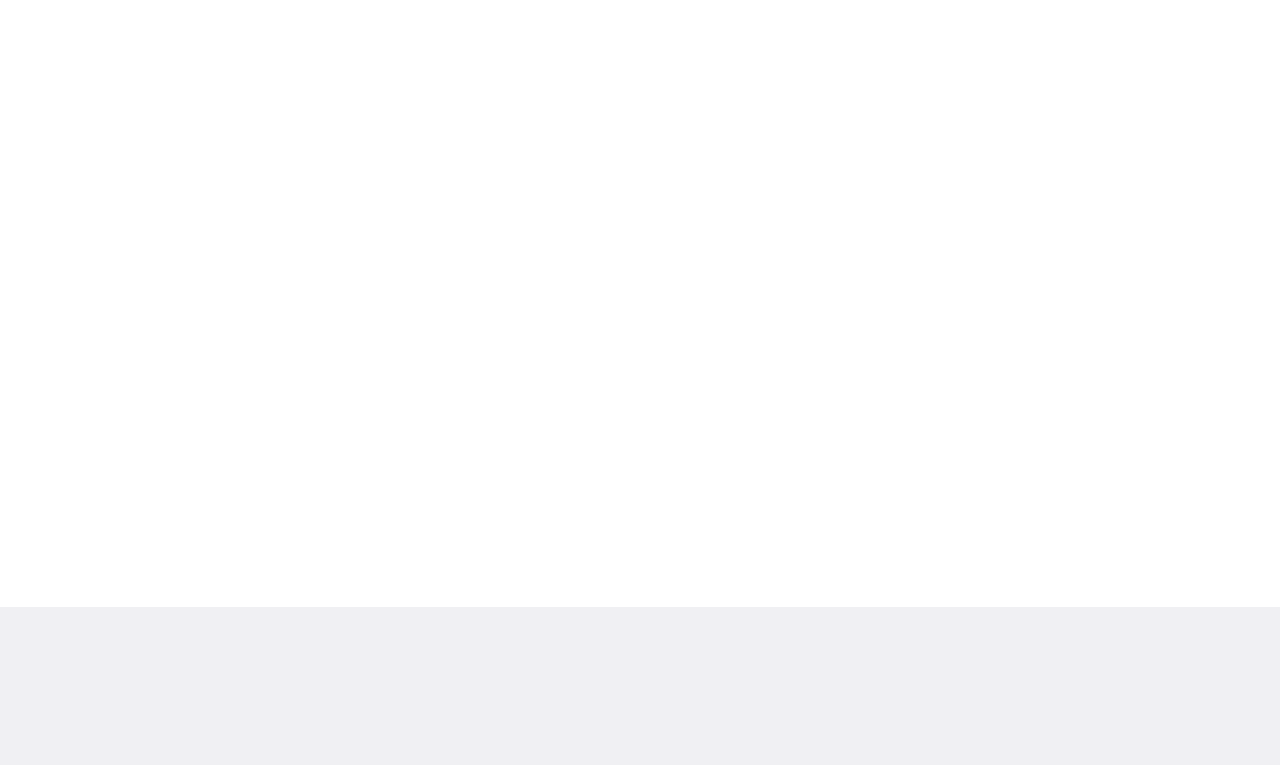
<file: decidora/tr.html>
<!doctype html>
<html lang="tr" class="js-yok">
<head>
  <meta charset="utf-8">
  <!-- Güvenlik: sayfa yalnız kendi dosyalarını yükler (dış istek, form, eklenti, çerçeve yok);
       satır içi betik yalnız özetiyle çalışır (araclar/csp.mjs), HTML'e metin basan yöntemler
       Trusted Types ile kapalı. -->
  <meta http-equiv="Content-Security-Policy" content="default-src 'none'; script-src 'self' 'sha256-vGG7hSK7prH6thXmGrmKSlw5GPly/QSp4qX/2ckza58='; style-src 'self'; img-src 'self' data:; font-src 'self'; connect-src 'self'; media-src 'self'; manifest-src 'self'; base-uri 'none'; form-action 'none'; upgrade-insecure-requests; require-trusted-types-for 'script'; trusted-types decidora">
  <meta name="referrer" content="strict-origin-when-cross-origin">
  <meta name="viewport" content="width=device-width, initial-scale=1, viewport-fit=cover">
  <title>Decidora: zar, yazı tura, çark ve parmak seçici · Android</title>
  <meta name="description" content="Akşam ne yenecek, hesabı kim ödeyecek, kim başlayacak? Decidora küçük kararları tek dokunuşla verir: zar, yazı tura, çark ve parmak seçici tek uygulamada. Ücretsiz, reklamsız, çevrimdışı çalışır.">
  <meta name="theme-color" content="#F0F0F3">
  <meta name="color-scheme" content="only light">
  <meta name="format-detection" content="telephone=no">

  <link rel="canonical" href="https://217products.com/decidora/tr">
  <link rel="alternate" hreflang="tr" href="https://217products.com/decidora/tr">
  <link rel="alternate" hreflang="en" href="https://217products.com/decidora/">
  <link rel="alternate" hreflang="x-default" href="https://217products.com/decidora/">
  <script src="/lang-route.js?v=1"></script>

  <meta property="og:type" content="website">
  <meta property="og:url" content="https://217products.com/decidora/tr">
  <meta property="og:locale" content="tr_TR">
  <meta property="og:locale:alternate" content="en_US">
  <meta property="og:site_name" content="Decidora">
  <meta property="og:title" content="Decidora: küçük kararlar, tek dokunuş">
  <meta property="og:description" content="Zar, yazı tura, çark ve parmak seçici tek uygulamada. Ücretsiz, reklamsız, çevrimdışı çalışır.">
  <meta property="og:image" content="https://217products.com/decidora/assets/img/paylasim.jpg">
  <meta property="og:image:width" content="1200">
  <meta property="og:image:height" content="630">
  <meta property="og:image:alt" content="Mürekkeple çizilmiş bir çark ve üstüne basılmış kırmızı bir mühür: Mantı">
  <meta name="twitter:card" content="summary_large_image">

  <link rel="icon" href="favicon.ico" sizes="48x48">
  <link rel="icon" href="favicon-32.png" type="image/png" sizes="32x32">
  <link rel="apple-touch-icon" href="apple-touch-icon.png">
  <script>
    // js ve açılış sınıfları; sunucudan açılınca yazı tiplerini önden yükle, manifesti bağla
    // (dosyadan açılınca tarayıcı bu CORS isteklerini reddettiği için eklenmez).
    // Bu betiğin özeti CSP'de yazılı: değiştirirsen `node araclar/csp.mjs --yaz`.
    (function () {
      var h = document.documentElement;
      h.classList.replace('js-yok', 'js');
      h.classList.add('acilis');
      if (location.protocol === 'file:') return;
      [['preload', 'assets/fonts/shippori-800.woff2?v=5c931b24'], ['preload', 'assets/fonts/manrope-var.woff2?v=c76aa78f'], ['preload', 'assets/fonts/shippori-500.woff2?v=14358315'], ['preload', 'assets/fonts/shippori-700.woff2?v=da01e49e'], ['manifest', h.lang === 'en' ? 'site-en.webmanifest' : 'site.webmanifest']].forEach(function (b) {
        var l = document.createElement('link');
        l.rel = b[0];
        l.href = b[1];
        if (b[0] === 'preload') { l.as = 'font'; l.type = 'font/woff2'; l.crossOrigin = 'anonymous'; }
        document.head.appendChild(l);
      });
    })();
  </script>
  <link rel="stylesheet" href="assets/css/site.css?v=b33133bc">
  <script type="application/ld+json">
  {
    "@context": "https://schema.org",
    "@type": "MobileApplication",
    "name": "Decidora",
    "alternateName": "Decidora: Zar, Yazı Tura, Çark",
    "operatingSystem": "Android",
    "applicationCategory": "EntertainmentApplication",
    "inLanguage": "tr",
    "description": "Zar, yazı tura, çark ve parmak seçici tek uygulamada. Küçük kararları tek dokunuşla verir; ücretsiz, reklamsız, çevrimdışı çalışır.",
    "installUrl": "https://play.google.com/store/apps/details?id=com.kurapikamih.decidora",
    "offers": { "@type": "Offer", "price": "0", "priceCurrency": "TRY" },
    "publisher": { "@type": "Organization", "name": "217 Products", "url": "https://217products.com/" }
  }
  </script>
</head>
<body>
<svg class="simgeler" aria-hidden="true" focusable="false" xmlns="http://www.w3.org/2000/svg">
  <defs>
    <symbol id="i-sag" viewBox="0 0 24 24"><path d="M4.5 12h14.5M13.5 6.5 19 12l-5.5 5.5"/></symbol>
    <symbol id="i-asagi" viewBox="0 0 24 24"><path d="M12 4.5V19M6.5 13.5 12 19l5.5-5.5"/></symbol>
    <symbol id="i-arti" viewBox="0 0 24 24"><path d="M12 5v14M5 12h14"/></symbol>
    <symbol id="i-eksi" viewBox="0 0 24 24"><path d="M5 12h14"/></symbol>
    <symbol id="i-carpi" viewBox="0 0 24 24"><path d="M6.5 6.5l11 11M17.5 6.5l-11 11"/></symbol>
    <symbol id="i-yenile" viewBox="0 0 24 24"><path d="M19 12.5a7 7 0 1 1-2.1-5"/><path d="M17.8 3.8v4.1h-4.1"/></symbol>
    <symbol id="i-tam" viewBox="0 0 24 24"><path d="M4 9V4h5M20 9V4h-5M4 15v5h5M20 15v5h-5"/></symbol>
    <symbol id="i-ses" viewBox="0 0 24 24"><path d="M4 9.5h3.4L12 5.6v12.8l-4.6-3.9H4z"/><path d="M15.4 9.2a4 4 0 0 1 0 5.6M17.9 6.7a7.6 7.6 0 0 1 0 10.6"/></symbol>
    <symbol id="i-ses-yok" viewBox="0 0 24 24"><path d="M4 9.5h3.4L12 5.6v12.8l-4.6-3.9H4z"/><path d="M15.6 9.6l4.8 4.8M20.4 9.6l-4.8 4.8"/></symbol>
    <symbol id="i-yapistir" viewBox="0 0 24 24"><rect x="5.5" y="4.8" width="13" height="15.7" rx="2"/><path d="M9.3 4.8V3.6h5.4v1.2"/><path d="M8.8 10h6.4M8.8 13.3h6.4M8.8 16.6h3.8"/></symbol>
  </defs>
</svg>

<a class="atla" href="#icerik">İçeriğe geç</a>

<!-- ============================================================ ÜST -->
<header class="ust" id="ust">
  <a class="marka" href="#basa" aria-label="Decidora, sayfanın başı">Decidora</a>
  <nav class="kapsul" id="kapsul" aria-label="Sayfa bölümleri">
    <ul class="kapsul__baglar" id="kapsul-baglar">
      <li><a href="#aksam">Araçlar</a></li>
      <li><a href="#dene">Dene</a></li>
      <li><a href="#defterim">Karar defteri</a></li>
      <li><a href="#gizlilik">Gizlilik</a></li>
      <li><a href="./" hreflang="en" lang="en" data-lang="en" aria-label="English">EN</a></li>
    </ul>
    <a class="kapsul__indir" href="https://play.google.com/store/apps/details?id=com.kurapikamih.decidora" rel="noopener">İndir<span class="gorunmez"> (Google Play)</span></a>
    <button class="kapsul__menu" type="button" aria-expanded="false" aria-controls="kapsul-baglar"><span class="kapsul__menu-cizgi" aria-hidden="true"></span><span class="gorunmez">Menü</span></button>
  </nav>
</header>

<main id="icerik">

<!--
  Sayfa bir akşamı anlatır. Her sahnede bir soru, onu çözen araç ve kırmızı mühürle
  basılan sonuç var. Sahnelerdeki sonuçlar gerçekten rastgele; ziyaretçi dokununca
  yeniden çekilir ve deneme bölümündeki deftere "Dün akşam" diye yazılır.
-->

<!-- ============================================================ 19.40 · ÇARK -->
<section class="sahne sahne--cark" id="basa" aria-labelledby="s1-soru" data-sahne="cark" data-saat="19.40">
  <div class="sahne__ic">
    <div class="sahne__metin" data-hayalet="19.40">
      <p class="sahne__an"><time>19.40</time><span>Cumartesi akşamı</span></p>
      <h1 class="sahne__soru" id="s1-soru"><span class="kelime">Akşam</span> <span class="kelime">ne</span> <span class="kelime">yiyoruz?</span></h1>
      <p class="sahne__hikaye">Altı kişiyiz, altı ayrı fikir var. Bu soru bazen yemekten uzun sürüyor.</p>
      <p class="sahne__cevap" data-sahne-cevap aria-live="polite">Çark çevrildi: <b data-sahne-deger>Mantı</b>.</p>
    </div>
    <figure class="sahne__arac">
      <div class="sahne__cerceve">
        <div class="sahne__tuval" data-sahne-tuval>
          <canvas aria-hidden="true"></canvas>
          <span class="sahne__muhur" data-sahne-muhur aria-hidden="true">Mantı</span>
        </div>
        <button class="sahne__dugme" type="button" data-sahne-dugme data-hazir="Yeniden çevir" data-mesgul="Dönüyor…"><svg class="simge"><use href="#i-yenile"/></svg><span data-sahne-dugme-yazi>Yeniden çevir</span></button>
      </div>
      <figcaption class="sahne__etiket"><span data-sahne-etiket>Çark · Ne yesek · 8 seçenek</span></figcaption>
    </figure>
    <div class="tanitim">
      <p>Decidora böyle küçük kararları tek dokunuşla verir. Zar, yazı tura, çark ve parmak seçici tek uygulamada: ücretsiz, reklamsız, çevrimdışı çalışır.</p>
      <div class="tanitim__eylem">
        <a class="magaza" href="https://play.google.com/store/apps/details?id=com.kurapikamih.decidora" rel="noopener">
          <img class="magaza__logo" src="assets/img/google-play-logo.webp" width="114" height="128" alt="">
          <span class="magaza__yazi"><small>ÜCRETSİZ</small>Google Play’den indir</span>
        </a>
        <a class="dugme dugme--cizgi" href="#dene">Tarayıcıda dene <svg class="simge"><use href="#i-asagi"/></svg></a>
      </div>
    </div>
  </div>

  <nav class="aksam" id="aksam" aria-label="Bu akşam">
    <p class="aksam__baslik">Bu akşam</p>
    <ol>
      <li><a href="#basa" aria-current="true"><time>19.40</time><span>Çark</span></a></li>
      <li><a href="#s-2110"><time>21.10</time><span>Parmak seçici</span></a></li>
      <li><a href="#s-2205"><time>22.05</time><span>Zar</span></a></li>
      <li><a href="#s-2330"><time>23.30</time><span>Yazı tura</span></a></li>
      <li><a href="#gizlilik"><time>00.15</time><span>Gizlilik</span></a></li>
      <li><a href="#dene"><time>09.00</time><span>Sıra sende</span></a></li>
    </ol>
  </nav>

  <div class="sahne__alt">
    <div class="soylesi">
      <p>Benim istediğim çarkta yok ki.</p>
      <p>Seçenekleri sen yazarsın. Liste gruptaki bir mesajda duruyorsa kopyala, tek seferde yapıştır.</p>
    </div>
    <aside class="kenar" aria-labelledby="k-cark">
      <h2 id="k-cark">Çark</h2>
      <ul>
        <li>Seçeneklerini tek tek yaz ya da bir listeyi olduğu gibi yapıştır; bir çarka 30 seçenek sığar.</li>
        <li>On hazır çark var: Ne yesek, Ne içsek, Ne yapsak, Evet / Hayır, Film türü, Doğruluk/Cesaret, Görevler, Harfler, Sayılar 1–10, Renkler. Kendi çarklarını adıyla kaydetmek Decidora Plus’la.</li>
        <li>Sonuç çıkınca ister “Tamam” de, ister “Çıkanı sil, devam et”; uzun bir listeyi böyle tek tek elersin.</li>
        <li>Plus’la çark da takımlara böler ya da sıraya dizer: dilimler takımın rengini alır, liste alttan açılır.</li>
      </ul>
      <a class="kenar__dene" href="#dene" data-arac-ac="cark">Çarkı dene <svg class="simge"><use href="#i-sag"/></svg></a>
    </aside>
  </div>
</section>

<!-- ============================================================ 21.10 · PARMAK SEÇİCİ -->
<section class="sahne sahne--parmak" id="s-2110" aria-labelledby="s2-soru" data-sahne="parmak" data-saat="21.10">
  <div class="sahne__ic sahne__ic--ters">
    <div class="sahne__metin" data-hayalet="21.10">
      <p class="sahne__an"><time>21.10</time><span>Hesap geldi</span></p>
      <h2 class="sahne__soru" id="s2-soru">Hesabı kim ödüyor?</h2>
      <p class="sahne__hikaye">Garson hesabı bıraktı, altı el birden cüzdana gitti. Bizde bu kavga yarım saat sürer.</p>
      <p class="sahne__cevap" data-sahne-cevap aria-live="polite">Herkes parmağını koydu. Bu akşam hesap <b data-sahne-deger>D’den</b>.</p>
    </div>
    <figure class="sahne__arac">
      <div class="sahne__cerceve">
        <div class="sahne__tuval" data-sahne-tuval>
          <canvas aria-hidden="true"></canvas>
          <span class="sahne__muhur" data-sahne-muhur aria-hidden="true">D</span>
        </div>
        <button class="sahne__dugme" type="button" data-sahne-dugme data-hazir="Yeniden seç" data-mesgul="Seçiliyor…"><svg class="simge"><use href="#i-yenile"/></svg><span data-sahne-dugme-yazi>Yeniden seç</span></button>
      </div>
      <figcaption class="sahne__etiket"><span data-sahne-etiket>Parmak seçici · Seç · 6 parmak</span></figcaption>
    </figure>
  </div>
  <div class="sahne__alt">
    <div class="soylesi">
      <p>Hileli bu.</p>
      <p>Değil. Sonucu telefonun güvenli rastgele sayı kaynağı veriyor; dört aracın dördü de aynı kaynağı kullanıyor.</p>
    </div>
    <aside class="kenar" aria-labelledby="k-parmak">
      <h3 id="k-parmak">Parmak seçici</h3>
      <ul>
        <li>Herkes bir parmağını ekrana koyar; parmaklar durunca Decidora seçer.</li>
        <li><b>Seç:</b> bir ile dört kişi arası seçer.</li>
        <li><b>Takım:</b> herkesi iki ile dört takıma böler (Plus).</li>
        <li><b>Sıra:</b> herkese bir sıra numarası çıkarır (Plus).</li>
      </ul>
      <a class="kenar__dene" href="#dene" data-arac-ac="parmak">Parmakla seç <svg class="simge"><use href="#i-sag"/></svg></a>
    </aside>
  </div>
</section>

<!-- ============================================================ 22.05 · ZAR -->
<section class="sahne sahne--zar sahne--gece" id="s-2205" aria-labelledby="s3-soru" data-sahne="zar" data-saat="22.05">
  <div class="sahne__ic">
    <div class="sahne__metin" data-hayalet="22.05">
      <p class="sahne__an"><time>22.05</time><span>Evde, masa oyunu başında</span></p>
      <h2 class="sahne__soru" id="s3-soru">Zarlar nerede?</h2>
      <p class="sahne__hikaye">Oyun kutusu açıldı: tahta, kartlar, piyonlar tamam. Zarlar yok.</p>
      <p class="sahne__cevap" data-sahne-cevap aria-live="polite">Dert değil: iki zar, toplam <b data-sahne-deger>9</b>. Oyun başladı.</p>
    </div>
    <figure class="sahne__arac">
      <div class="sahne__cerceve">
        <div class="sahne__tuval" data-sahne-tuval>
          <canvas aria-hidden="true"></canvas>
          <span class="sahne__muhur" data-sahne-muhur aria-hidden="true">9</span>
        </div>
        <button class="sahne__dugme" type="button" data-sahne-dugme data-hazir="Yeniden at" data-mesgul="Atılıyor…"><svg class="simge"><use href="#i-yenile"/></svg><span data-sahne-dugme-yazi>Yeniden at</span></button>
      </div>
      <figcaption class="sahne__etiket"><span data-sahne-etiket>Zar · 2d6 · 4 ve 5</span></figcaption>
    </figure>
  </div>
  <div class="sahne__alt">
    <div class="soylesi">
      <p>Bu oyunda üç zar atılıyor ama.</p>
      <p>İkisi ücretsiz; Decidora Plus’la altıya kadar atarsın. Toplama ek bile koyarsın: <code>3d8+2</code> gibi.</p>
    </div>
    <aside class="kenar" aria-labelledby="k-zar">
      <h3 id="k-zar">Zar</h3>
      <ul>
        <li>Yedi tür: d4, d6 ve d8 ücretsiz; d10, d12, d20 ve d100 Plus’la.</li>
        <li>Aynı anda iki zar, Plus’la altıya kadar; d100’de her sonuç iki zarla atıldığı için üç.</li>
        <li>Toplama −99 ile +99 arası ek. Toplam büyük yazılır, zarlar tek tek altında durur.</li>
        <li>Tek zarda en yüksek ya da en düşük gelirse söyler.</li>
      </ul>
      <a class="kenar__dene" href="#dene" data-arac-ac="zar">Zarı dene <svg class="simge"><use href="#i-sag"/></svg></a>
    </aside>
  </div>
</section>

<!-- ============================================================ 23.30 · YAZI TURA -->
<section class="sahne sahne--para sahne--gece" id="s-2330" aria-labelledby="s4-soru" data-sahne="para" data-saat="23.30">
  <div class="sahne__ic sahne__ic--ters">
    <div class="sahne__metin" data-hayalet="23.30">
      <p class="sahne__an"><time>23.30</time><span>Saat geç oldu</span></p>
      <h2 class="sahne__soru" id="s4-soru">Bir el daha mı?</h2>
      <p class="sahne__hikaye">Yarımız bir el daha diyor, yarımız eve gitmek istiyor. Anlaştık: yazı gelirse oynuyoruz, tura gelirse herkes evine.</p>
      <p class="sahne__cevap" data-sahne-cevap aria-live="polite"><b data-sahne-deger>Yazı</b> geldi: <span data-sahne-anlam>bir el daha.</span></p>
    </div>
    <figure class="sahne__arac">
      <div class="sahne__cerceve">
        <div class="sahne__tuval" data-sahne-tuval>
          <canvas aria-hidden="true"></canvas>
          <span class="sahne__muhur" data-sahne-muhur aria-hidden="true">Yazı</span>
        </div>
        <button class="sahne__dugme" type="button" data-sahne-dugme data-hazir="Yeniden at" data-mesgul="Atılıyor…"><svg class="simge"><use href="#i-yenile"/></svg><span data-sahne-dugme-yazi>Yeniden at</span></button>
      </div>
      <figcaption class="sahne__etiket"><span data-sahne-etiket>Yazı tura</span></figcaption>
    </figure>
  </div>
  <div class="sahne__alt">
    <div class="soylesi">
      <p>Üç kere atalım, hangisi çok gelirse.</p>
      <p>Olur. Kaç yazı, kaç tura geldiğini uygulama zaten sayıyor.</p>
    </div>
    <aside class="kenar" aria-labelledby="k-para">
      <h3 id="k-para">Yazı tura</h3>
      <ul>
        <li>Para havada kenarını göstererek döner ve düşer.</li>
        <li>Kaç yazı, kaç tura geldiğini sayar; son sonucu ayrıca gösterir.</li>
        <li>Sayacı istediğin an sıfırlarsın.</li>
      </ul>
      <a class="kenar__dene" href="#dene" data-arac-ac="para">Parayı at <svg class="simge"><use href="#i-sag"/></svg></a>
    </aside>
  </div>
</section>

<!-- ============================================================ 00.15 · GİZLİLİK -->
<section class="gece" id="gizlilik" aria-labelledby="gece-baslik">
  <div class="kap gece__ic" data-hayalet="00.15">
    <p class="sahne__an"><time>00.15</time><span>Herkes evinde</span></p>
    <h2 class="gece__baslik" id="gece-baslik">Bu akşamın kararları hiçbir yere gitmedi.</h2>
    <p class="gece__metin">Kararların ve çarkların yalnız telefonunda kalır; hiçbiri bir yere gitmez. Decidora reklam göstermez, kullanmak için hesap istemez. Yalnız şunları gönderir: çökme raporu ve kullanım istatistiği (rastgele bir kimlikle; ikisi de ayarlardan kapanır) ve Plus alırsan satın almanın kaydı. Plus’ı alırken Google hesabınla giriş yapman istenir; telefon değiştirsen de Plus kaybolmaz.</p>
    <dl class="gece__olgular">
      <div><dt>Fiyat</dt><dd>Ücretsiz; Plus tek seferlik</dd></div>
      <div><dt>Reklam</dt><dd>Yok</dd></div>
      <div><dt>Hesap</dt><dd>Gerekmez</dd></div>
      <div><dt>İzinler</dt><dd>Satın alma, internet</dd></div>
      <div><dt>Veriler</dt><dd>Telefonunda</dd></div>
    </dl>
    <p class="gece__not">Bu sitede çerez yok, takip kodu yok, dışarıdan yüklenen hiçbir şey yok. <a href="https://217products.com/decidora/privacy.html" rel="noopener">Gizlilik politikasının tamamı</a></p>
  </div>
</section>

<!-- ============================================================ 09.00 · DENE -->
<section class="dene" id="dene" aria-labelledby="dene-baslik">
  <i class="yirtik yirtik--kagit" aria-hidden="true"></i>
  <div class="kap kap--genis">
    <header class="bolum-bas">
      <p class="sahne__an"><time>09.00</time><span>Ertesi sabah</span></p>
      <h2 id="dene-baslik" class="baslik">Sıra sende.</h2>
      <p class="bolum-bas__on">Dört aracın tarayıcıda çalışan bir provası. Sonuçlar gerçekten rastgele; attığın her şey deftere “Bugün” diye yazılır. Dün akşamın kararları da orada.</p>
    </header>

    <div class="masa" id="masa-uygulama" data-arac="zar">
      <div class="masa__araclar" role="tablist" aria-label="Araç seç" aria-orientation="vertical">
        <button class="sekme" type="button" role="tab" id="sekme-zar" data-sekme="zar" aria-selected="true" aria-controls="masa-govde">
          <span class="sekme__ad">Zar</span><span class="sekme__ne">Bir sayı lazımsa</span>
        </button>
        <button class="sekme" type="button" role="tab" id="sekme-para" data-sekme="para" aria-selected="false" aria-controls="masa-govde" tabindex="-1">
          <span class="sekme__ad">Yazı tura</span><span class="sekme__ne">İki seçenek arasında kaldıysan</span>
        </button>
        <button class="sekme" type="button" role="tab" id="sekme-cark" data-sekme="cark" aria-selected="false" aria-controls="masa-govde" tabindex="-1">
          <span class="sekme__ad">Çark</span><span class="sekme__ne">Seçenek çoksa</span>
        </button>
        <button class="sekme" type="button" role="tab" id="sekme-parmak" data-sekme="parmak" aria-selected="false" aria-controls="masa-govde" tabindex="-1">
          <span class="sekme__ad">Parmak</span><span class="sekme__ne">Seçilecek olan bir kişiyse</span>
        </button>
      </div>

      <div class="masa__govde" id="masa-govde" role="tabpanel" aria-labelledby="sekme-zar">
        <div class="tepsi" id="kece" tabindex="0" role="button" aria-describedby="kece-ipucu" aria-label="Dokun ve at">
          <canvas class="tepsi__tuval" id="masa-tuval" aria-hidden="true"></canvas>
          <p class="masa__ipucu" id="kece-ipucu"><span data-ipucu>Dokun ve at</span></p>
          <button class="ses-anahtar" type="button" data-ses-anahtar aria-pressed="true">
            <svg class="simge ses-acik-simge"><use href="#i-ses"/></svg>
            <svg class="simge ses-kapali-simge"><use href="#i-ses-yok"/></svg>
            <span class="gorunmez">Ses</span>
          </button>
          <button class="tepsi__kapat" type="button" data-tam-kapat hidden>
            <svg class="simge"><use href="#i-carpi"/></svg><span>Tam ekrandan çık</span>
          </button>
          <noscript><p class="tepsi__noscript">Denemek için tarayıcında JavaScript açık olmalı.</p></noscript>
        </div>

        <div class="masa__sonuc" aria-live="polite" aria-atomic="true">
          <p class="sonuc__buyuk" id="sonuc-buyuk">2d6</p>
          <p class="sonuc__alt" id="sonuc-alt">Dokun ve at</p>
        </div>

        <!-- Zar -->
        <div class="panel" data-panel="zar">
          <div class="secici secici--zar" role="radiogroup" aria-label="Zar türü" data-zar-turleri>
            <button type="button" role="radio" aria-checked="false" data-tur="4">d4</button>
            <button type="button" role="radio" aria-checked="true" data-tur="6">d6</button>
            <button type="button" role="radio" aria-checked="false" data-tur="8">d8</button>
            <button type="button" role="radio" aria-checked="false" data-tur="10">d10</button>
            <button type="button" role="radio" aria-checked="false" data-tur="12">d12</button>
            <button type="button" role="radio" aria-checked="false" data-tur="20">d20</button>
            <button type="button" role="radio" aria-checked="false" data-tur="100">d100</button>
          </div>
          <div class="sayaclar">
            <div class="sayac" data-sayac="adet">
              <button type="button" data-yon="-1" aria-label="Adet azalt"><svg class="simge"><use href="#i-eksi"/></svg></button>
              <p><output id="zar-adet" aria-live="off">2</output><span>Adet</span></p>
              <button type="button" data-yon="1" aria-label="Adet artır"><svg class="simge"><use href="#i-arti"/></svg></button>
            </div>
            <div class="sayac" data-sayac="ek">
              <button type="button" data-yon="-1" aria-label="Ek azalt"><svg class="simge"><use href="#i-eksi"/></svg></button>
              <p><output id="zar-ek" aria-live="off">+0</output><span>Ek</span></p>
              <button type="button" data-yon="1" aria-label="Ek artır"><svg class="simge"><use href="#i-arti"/></svg></button>
            </div>
          </div>
          <p class="panel__not">Atış: <code id="zar-formul">2d6</code> · Uygulamada Plus’la altı zara kadar (d100’de üç); ek −99 ile +99 arası.</p>
        </div>

        <!-- Yazı tura -->
        <div class="panel" data-panel="para" hidden>
          <div class="para-sayac">
            <div class="para-sayac__hucre"><span>Yazı</span><strong id="para-yazi">0</strong></div>
            <div class="para-sayac__hucre para-sayac__hucre--orta"><span>Son</span><strong id="para-son">–</strong></div>
            <div class="para-sayac__hucre para-sayac__hucre--tura"><span>Tura</span><strong id="para-tura">0</strong></div>
            <div class="oran" aria-hidden="true"><span class="oran__yazi" id="oran-yazi"></span><span class="oran__tura" id="oran-tura"></span></div>
          </div>
          <button class="dugme dugme--kucuk dugme--cizgi" type="button" id="para-sifirla"><svg class="simge"><use href="#i-yenile"/></svg>Sayacı sıfırla</button>
        </div>

        <!-- Çark -->
        <div class="panel" data-panel="cark" hidden>
          <div class="cark-sonuc" id="cark-sonuc" hidden>
            <button class="dugme dugme--kucuk dugme--dolu" type="button" id="cark-tamam">Tamam</button>
            <button class="dugme dugme--kucuk dugme--cizgi" type="button" id="cark-cikar">Çıkanı sil, devam et</button>
          </div>
          <div class="cark-duzen" id="cark-duzen">
            <div class="cark-bilgi">
              <p class="cark-bilgi__ad"><strong id="cark-ad">Ne yesek</strong> <span id="cark-sayi">8 seçenek</span></p>
              <label class="acilir">
                <span class="gorunmez">Hazır çark seç</span>
                <select id="cark-hazir">
                  <option value="" disabled selected>Hazır çarklar</option>
                </select>
              </label>
            </div>
            <form class="cark-ekle" id="cark-ekle" autocomplete="off">
              <label class="gorunmez" for="cark-girdi">Seçenek ekle</label>
              <input type="text" id="cark-girdi" placeholder="Seçenek yaz" maxlength="24" enterkeyhint="done">
              <button type="submit" aria-label="Seçeneği ekle"><svg class="simge"><use href="#i-arti"/></svg></button>
            </form>
            <button class="dugme dugme--kucuk dugme--cizgi" type="button" id="cark-toplu-ac" aria-expanded="false" aria-controls="cark-toplu"><svg class="simge"><use href="#i-yapistir"/></svg>Listeyi yapıştır</button>
            <div class="cark-toplu" id="cark-toplu" hidden>
              <label for="cark-toplu-metin">Her satıra bir seçenek yaz ya da bir listeyi olduğu gibi yapıştır.</label>
              <textarea id="cark-toplu-metin" rows="5" placeholder="Mantı&#10;Lahmacun&#10;Çorba"></textarea>
              <div class="cark-toplu__dugmeler">
                <button class="dugme dugme--kucuk dugme--dolu" type="button" id="cark-toplu-ekle">Listeye ekle</button>
                <button class="dugme dugme--kucuk dugme--cizgi" type="button" id="cark-toplu-degistir">Listenin yerine koy</button>
              </div>
            </div>
            <ol class="cark-liste" id="cark-liste" aria-label="Çarktakiler"></ol>
          </div>
        </div>

        <!-- Parmak -->
        <div class="panel" data-panel="parmak" hidden>
          <div class="secici secici--parmak" role="radiogroup" aria-label="Kip" data-parmak-modlari>
            <button type="button" role="radio" aria-checked="true" data-mod="sec">Seç</button>
            <button type="button" role="radio" aria-checked="false" data-mod="takim">Takım</button>
            <button type="button" role="radio" aria-checked="false" data-mod="sira">Sıra</button>
          </div>
          <div class="sayaclar sayaclar--tek" id="parmak-sayac-kutu">
            <div class="sayac" data-sayac="parmak">
              <button type="button" data-yon="-1" aria-label="Azalt"><svg class="simge"><use href="#i-eksi"/></svg></button>
              <p><output id="parmak-sayi" aria-live="off">1</output><span id="parmak-sayi-ad">Seçilecek</span></p>
              <button type="button" data-yon="1" aria-label="Artır"><svg class="simge"><use href="#i-arti"/></svg></button>
            </div>
          </div>
          <p class="panel__not" id="parmak-yonerge">Herkes bir parmağını koysun ve kıpırdatmasın. Parmaklar durunca Decidora seçer.</p>
          <div class="parmak-dugmeler">
            <button class="dugme dugme--kucuk dugme--cizgi" type="button" id="parmak-ekle"><svg class="simge"><use href="#i-arti"/></svg>Parmak ekle</button>
            <button class="dugme dugme--kucuk dugme--dolu" type="button" id="parmak-sec">Şimdi seç</button>
            <button class="dugme dugme--kucuk dugme--cizgi" type="button" id="parmak-temizle"><svg class="simge"><use href="#i-yenile"/></svg>Temizle</button>
            <button class="dugme dugme--kucuk dugme--cizgi" type="button" id="parmak-tam"><svg class="simge"><use href="#i-tam"/></svg>Tam ekran</button>
          </div>
        </div>
      </div>

      <aside class="defterim" id="defterim" aria-labelledby="defterim-baslik">
        <div class="defterim__bas">
          <h3 id="defterim-baslik">Karar defteri</h3>
          <span class="defterim__sayi" id="defterim-sayi">0 / 200</span>
        </div>
        <label class="anahtar">
          <input type="checkbox" id="defterim-acik" checked>
          <span class="anahtar__ray" aria-hidden="true"></span>
          <span class="anahtar__yazi">Kararları kaydet</span>
        </label>
        <ol class="defterim__liste" id="defterim-liste"></ol>
        <p class="defterim__bos" id="defterim-bos">Henüz karar yok. Zar at, para çevir ya da çark çevir.</p>
        <button class="defterim__temizle" type="button" id="defterim-temizle" hidden>Temizle</button>
        <p class="defterim__not">Uygulamadaki defter de böyle: son 200 kararı tutar, istersen ayarlardan kapatırsın.</p>
      </aside>
    </div>
    <p class="dene__not">Bu provada hiçbir şey saklanmaz; sekmeyi kapatınca defter de silinir.</p>
  </div>
</section>

<!-- ============================================================ İNDİR -->
<section class="indir" id="indir" aria-labelledby="indir-baslik">
  <div class="kap">
    <div class="indir__ic">
      <div class="indir__metin">
        <p class="sahne__an"><time>19.40</time><span>Gelecek cumartesi</span></p>
        <h2 id="indir-baslik" class="baslik">Soru yine aynı olacak.</h2>
        <p class="indir__on">Bu sefer Decidora cebinde olsun. Ücretsiz, Google Play’de; mağazada bu simgeyle görürsün.</p>
        <div class="indir__eylem">
          <img class="indir__simge" src="assets/img/simge-192.webp" width="192" height="192" alt="Decidora’nın uygulama simgesi" loading="lazy">
          <a class="magaza magaza--buyuk" href="https://play.google.com/store/apps/details?id=com.kurapikamih.decidora" rel="noopener">
            <img class="magaza__logo" src="assets/img/google-play-logo.webp" width="114" height="128" alt="" loading="lazy">
            <span class="magaza__yazi"><small>ÜCRETSİZ</small>Google Play’den indir</span>
          </a>
        </div>
      </div>
      <figure class="karekod">
        <img src="assets/img/qr-google-play.svg" width="148" height="148" alt="Decidora’nın Google Play sayfasına giden karekod" loading="lazy">
        <figcaption>Bilgisayardaysan telefonunla tara, mağazada açılsın.</figcaption>
      </figure>
    </div>

    <div class="indir__alt">
      <div class="ekranlar" aria-labelledby="ekranlar-baslik">
        <p class="ekranlar__baslik" id="ekranlar-baslik">Uygulamadan üç ekran <span>(İngilizce arayüz; telefonun dili Türkçeyse uygulama Türkçe açılır)</span></p>
        <div class="ekranlar__sira">
          <figure>
            <picture>
              <source type="image/avif" srcset="assets/img/ekran/zar-2d6-480.avif 480w, assets/img/ekran/zar-2d6-720.avif 720w" sizes="(max-width: 700px) 42vw, 180px">
              <source type="image/webp" srcset="assets/img/ekran/zar-2d6-480.webp 480w, assets/img/ekran/zar-2d6-720.webp 720w" sizes="(max-width: 700px) 42vw, 180px">
              <img src="assets/img/ekran/zar-2d6-720.jpg" width="1152" height="2048" loading="lazy" decoding="async" alt="Decidora’nın zar ekranı: iki altı yüzlü zar 6 ve 4 gelmiş, toplam 10.">
            </picture>
            <figcaption>Zar: 6 ve 4, toplam 10</figcaption>
          </figure>
          <figure>
            <picture>
              <source type="image/avif" srcset="assets/img/ekran/zar-3d20-480.avif 480w, assets/img/ekran/zar-3d20-720.avif 720w" sizes="(max-width: 700px) 42vw, 180px">
              <source type="image/webp" srcset="assets/img/ekran/zar-3d20-480.webp 480w, assets/img/ekran/zar-3d20-720.webp 720w" sizes="(max-width: 700px) 42vw, 180px">
              <img src="assets/img/ekran/zar-3d20-720.jpg" width="1152" height="2048" loading="lazy" decoding="async" alt="Üç yirmi yüzlü zar 7, 9 ve 5 gelmiş, toplam 21; altta zar türü seçici, adet ve ek sayaçları.">
            </picture>
            <figcaption>Üç d20: toplam 21</figcaption>
          </figure>
          <figure>
            <picture>
              <source type="image/avif" srcset="assets/img/ekran/yazi-tura-480.avif 480w, assets/img/ekran/yazi-tura-720.avif 720w" sizes="(max-width: 700px) 42vw, 180px">
              <source type="image/webp" srcset="assets/img/ekran/yazi-tura-480.webp 480w, assets/img/ekran/yazi-tura-720.webp 720w" sizes="(max-width: 700px) 42vw, 180px">
              <img src="assets/img/ekran/yazi-tura-720.jpg" width="1152" height="2048" loading="lazy" decoding="async" alt="Yazı tura ekranı: sonuç tura; sayaçta 11 yazı, 7 tura.">
            </picture>
            <figcaption>Yazı tura: 11 yazı, 7 tura</figcaption>
          </figure>
        </div>
      </div>

      <div class="son-sorular" aria-labelledby="son-sorular-baslik">
        <p class="son-sorular__baslik" id="son-sorular-baslik">Masadan son sorular</p>
        <dl>
          <div><dt>Para istiyor mu?</dt><dd>İndirmek ve kullanmak ücretsiz, reklam yok. Decidora Plus isteğe bağlı, tek seferlik bir satın alma, abonelik değil: bütün zarları, altı zara kadar atışı, çark kaydetmeyi, Takım ve Sıra’yı açar.</dd></div>
          <div><dt>Hesap açmam gerekir mi?</dt><dd>Hayır. İndirip açtığın an kullanırsın. Yalnız Plus’ı alırken Google hesabınla giriş yapman istenir, telefon değiştirsen de kaybolmasın diye.</dd></div>
          <div><dt>Türkçe mi?</dt><dd>Evet. Telefonunun dili Türkçeyse Türkçe açılır; dili ayarlardan da değiştirebilirsin.</dd></div>
          <div><dt>iPhone’da var mı?</dt><dd>Şimdilik yalnız Android’de, Google Play’de.</dd></div>
        </dl>
      </div>
    </div>
  </div>
</section>

</main>

<!-- ============================================================ ALT BİLGİ -->
<footer class="alt">
  <i class="yirtik" aria-hidden="true"></i>
  <div class="kap alt__ic">
    <div class="alt__marka">
      <a class="alt__217" href="https://217products.com/tr" rel="noopener" aria-label="217 Products"><img src="assets/img/marka/logo-217.svg" width="120" height="64" alt="" loading="lazy" decoding="async"></a>
      <p>Decidora bir 217 Products uygulamasıdır.</p>
    </div>
    <nav class="alt__baglar" aria-label="Alt bilgi">
      <a href="https://217products.com/decidora/privacy.html" rel="noopener">Gizlilik politikası</a>
      <a href="https://217products.com/kosullar" rel="noopener">Kullanım koşulları</a>
      <a href="mailto:destek217product@gmail.com">İletişim</a>
      <a href="https://217products.com/tr" rel="noopener">217products.com</a>
      <a href="./" hreflang="en" lang="en" data-lang="en">English</a>
    </nav>
    <div class="alt__kaynak">
      <p>Yazı tipleri: Shippori Mincho ve Manrope (<a href="assets/lisans/OFL-ShipporiMincho.txt">SIL OFL 1.1</a>, <a href="assets/lisans/OFL-Manrope.txt">SIL OFL 1.1</a>). Denemedeki sesler: <a href="https://kenney.nl/assets/casino-audio" rel="noopener">Kenney</a> (CC0). <a href="assets/lisans/KAYNAKLAR.txt">Tüm kaynaklar</a></p>
      <p>Google Play ve Google Play logosu, Google LLC’nin ticari markalarıdır. Android, Google LLC’nin ticari markasıdır.</p>
    </div>
    <div class="alt__meta">
      <span>© <span data-yil>2026</span> 217 Products</span>
      <span class="muhur muhur--alt" lang="ja" aria-hidden="true">二一七</span>
    </div>
  </div>
</footer>

<!-- zar3d.js, ses.js ve masa.js'i site.js, o bölümlere yaklaşınca yükler -->
<script src="assets/js/cark.js?v=4d685d81" defer></script>
<script src="assets/js/site.js?v=777161a5" defer></script>
</body>
</html>
</file>
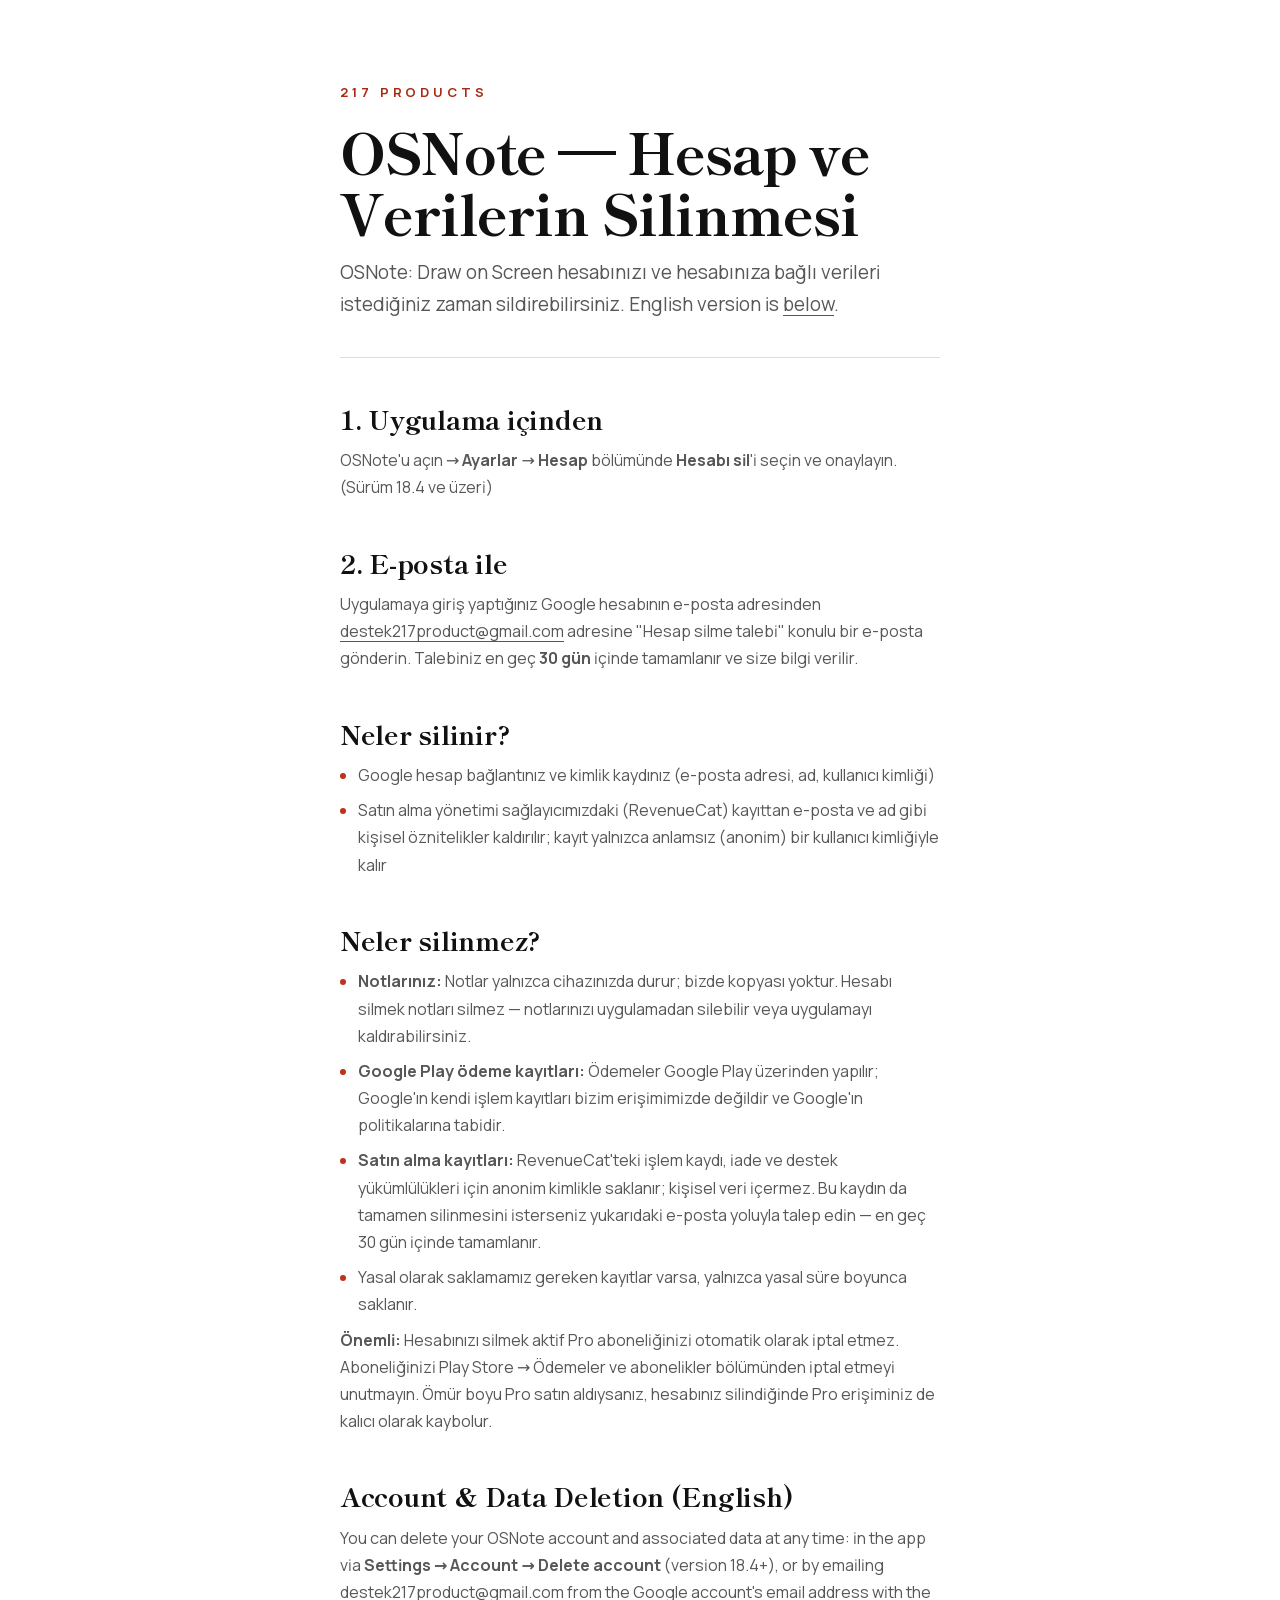
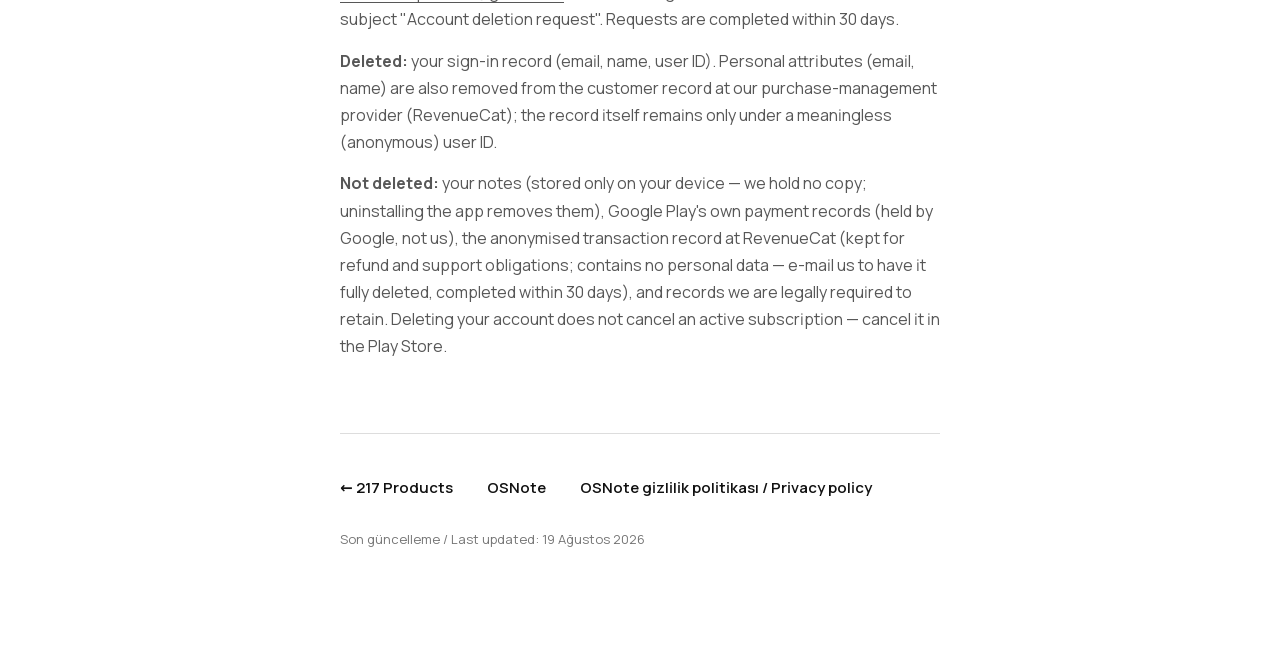
<file: osnote/hesap-silme.html>
<!DOCTYPE html>
<html lang="tr">
<head>
  <meta charset="UTF-8">
  <meta name="viewport" content="width=device-width, initial-scale=1.0">
  <meta http-equiv="Content-Security-Policy" content="default-src 'self'; script-src 'none'; style-src 'self' 'unsafe-inline'; font-src 'self'; img-src 'self' data:; connect-src 'none'; object-src 'none'; frame-src 'none'; base-uri 'self'; form-action 'none'">
  <meta name="referrer" content="strict-origin-when-cross-origin">
  <title>OSNote Hesap Silme — 217 Products</title>
  <meta name="description" content="OSNote hesabınızı ve hesabınıza bağlı verileri nasıl sildirirsiniz: uygulama içinden veya e-posta ile.">
  <link rel="canonical" href="https://217products.com/osnote/hesap-silme.html">
  <meta name="robots" content="index, follow">
  <link rel="icon" href="/favicon.ico" sizes="any">
  <link rel="icon" type="image/png" sizes="32x32" href="/assets/favicon-32.png">
  <link rel="apple-touch-icon" href="/assets/apple-touch-icon.png">
  <link rel="preload" as="font" type="font/woff2" href="/assets/fonts/shippori-800.woff2?v=3" crossorigin>
  <link rel="preload" as="font" type="font/woff2" href="/assets/fonts/manrope-var.woff2?v=3" crossorigin>
  <link rel="stylesheet" href="/doc.css?v=5">
</head>
<body>
  <main class="doc">
    <p class="doc-eyebrow"><a href="/tr">217 Products</a></p>
    <h1>OSNote — Hesap ve Verilerin Silinmesi</h1>
    <p class="doc-lead">OSNote: Draw on Screen hesabınızı ve hesabınıza bağlı verileri istediğiniz
      zaman sildirebilirsiniz. English version is <a href="#english">below</a>.</p>

    <h2>1. Uygulama içinden</h2>
    <p>OSNote'u açın → <strong>Ayarlar</strong> → <strong>Hesap</strong> bölümünde
      <strong>Hesabı sil</strong>'i seçin ve onaylayın. (Sürüm 18.4 ve üzeri)</p>

    <h2>2. E-posta ile</h2>
    <p>Uygulamaya giriş yaptığınız Google hesabının e-posta adresinden
      <a href="mailto:destek217product@gmail.com?subject=Hesap%20silme%20talebi">destek217product@gmail.com</a>
      adresine "Hesap silme talebi" konulu bir e-posta gönderin. Talebiniz en geç
      <strong>30 gün</strong> içinde tamamlanır ve size bilgi verilir.</p>

    <h2>Neler silinir?</h2>
    <ul>
      <li>Google hesap bağlantınız ve kimlik kaydınız (e-posta adresi, ad, kullanıcı kimliği)</li>
      <li>Satın alma yönetimi sağlayıcımızdaki (RevenueCat) kayıttan e-posta ve ad gibi kişisel
        öznitelikler kaldırılır; kayıt yalnızca anlamsız (anonim) bir kullanıcı kimliğiyle
        kalır</li>
    </ul>

    <h2>Neler silinmez?</h2>
    <ul>
      <li><strong>Notlarınız:</strong> Notlar yalnızca cihazınızda durur; bizde kopyası yoktur.
        Hesabı silmek notları silmez — notlarınızı uygulamadan silebilir veya uygulamayı
        kaldırabilirsiniz.</li>
      <li><strong>Google Play ödeme kayıtları:</strong> Ödemeler Google Play üzerinden yapılır;
        Google'ın kendi işlem kayıtları bizim erişimimizde değildir ve Google'ın politikalarına
        tabidir.</li>
      <li><strong>Satın alma kayıtları:</strong> RevenueCat'teki işlem kaydı, iade ve destek
        yükümlülükleri için anonim kimlikle saklanır; kişisel veri içermez. Bu kaydın da tamamen
        silinmesini isterseniz yukarıdaki e-posta yoluyla talep edin — en geç 30 gün içinde
        tamamlanır.</li>
      <li>Yasal olarak saklamamız gereken kayıtlar varsa, yalnızca yasal süre boyunca
        saklanır.</li>
    </ul>

    <p><strong>Önemli:</strong> Hesabınızı silmek aktif Pro aboneliğinizi otomatik olarak iptal
      etmez. Aboneliğinizi Play Store → Ödemeler ve abonelikler bölümünden iptal etmeyi unutmayın.
      Ömür boyu Pro satın aldıysanız, hesabınız silindiğinde Pro erişiminiz de kalıcı olarak
      kaybolur.</p>

    <h2 id="english">Account &amp; Data Deletion (English)</h2>
    <p>You can delete your OSNote account and associated data at any time: in the app via
      <strong>Settings → Account → Delete account</strong> (version 18.4+), or by emailing
      <a href="mailto:destek217product@gmail.com?subject=Account%20deletion%20request">destek217product@gmail.com</a>
      from the Google account's email address with the subject "Account deletion request".
      Requests are completed within 30 days.</p>
    <p><strong>Deleted:</strong> your sign-in record (email, name, user ID). Personal attributes
      (email, name) are also removed from the customer record at our purchase-management provider
      (RevenueCat); the record itself remains only under a meaningless (anonymous) user ID.</p>
    <p><strong>Not deleted:</strong> your notes (stored only on your device — we hold no copy;
      uninstalling the app removes them), Google Play's own payment records (held by Google, not
      us), the anonymised transaction record at RevenueCat (kept for refund and support
      obligations; contains no personal data — e-mail us to have it fully deleted, completed
      within 30 days), and records we are legally required to retain. Deleting your account does
      not cancel an active subscription — cancel it in the Play Store.</p>

    <nav class="doc-foot" aria-label="İlgili">
      <a href="/tr">← 217 Products</a>
      <a href="/osnote/tr">OSNote</a>
      <a href="/osnote/privacy.html">OSNote gizlilik politikası / Privacy policy</a>
    </nav>
    <p class="doc-date">Son güncelleme / Last updated: 19 Ağustos 2026</p>
  </main>
</body>
</html>
</file>
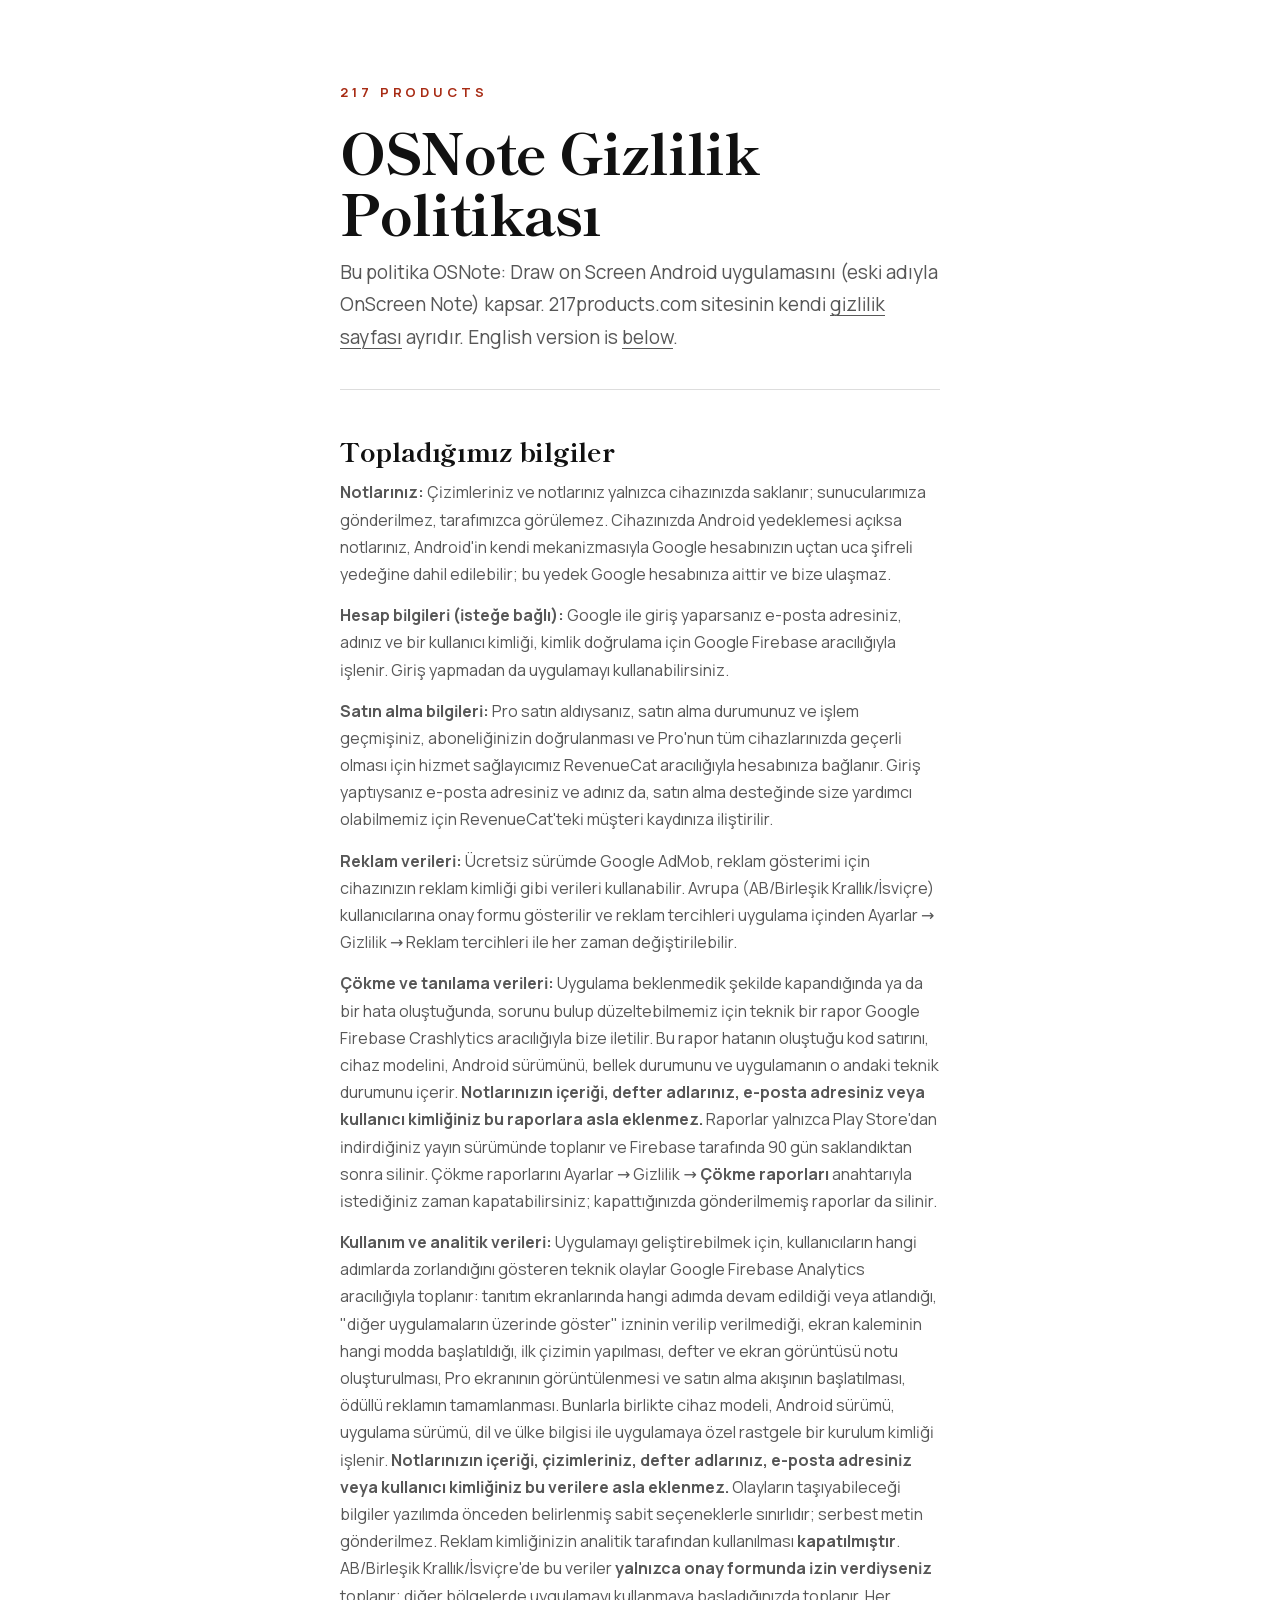
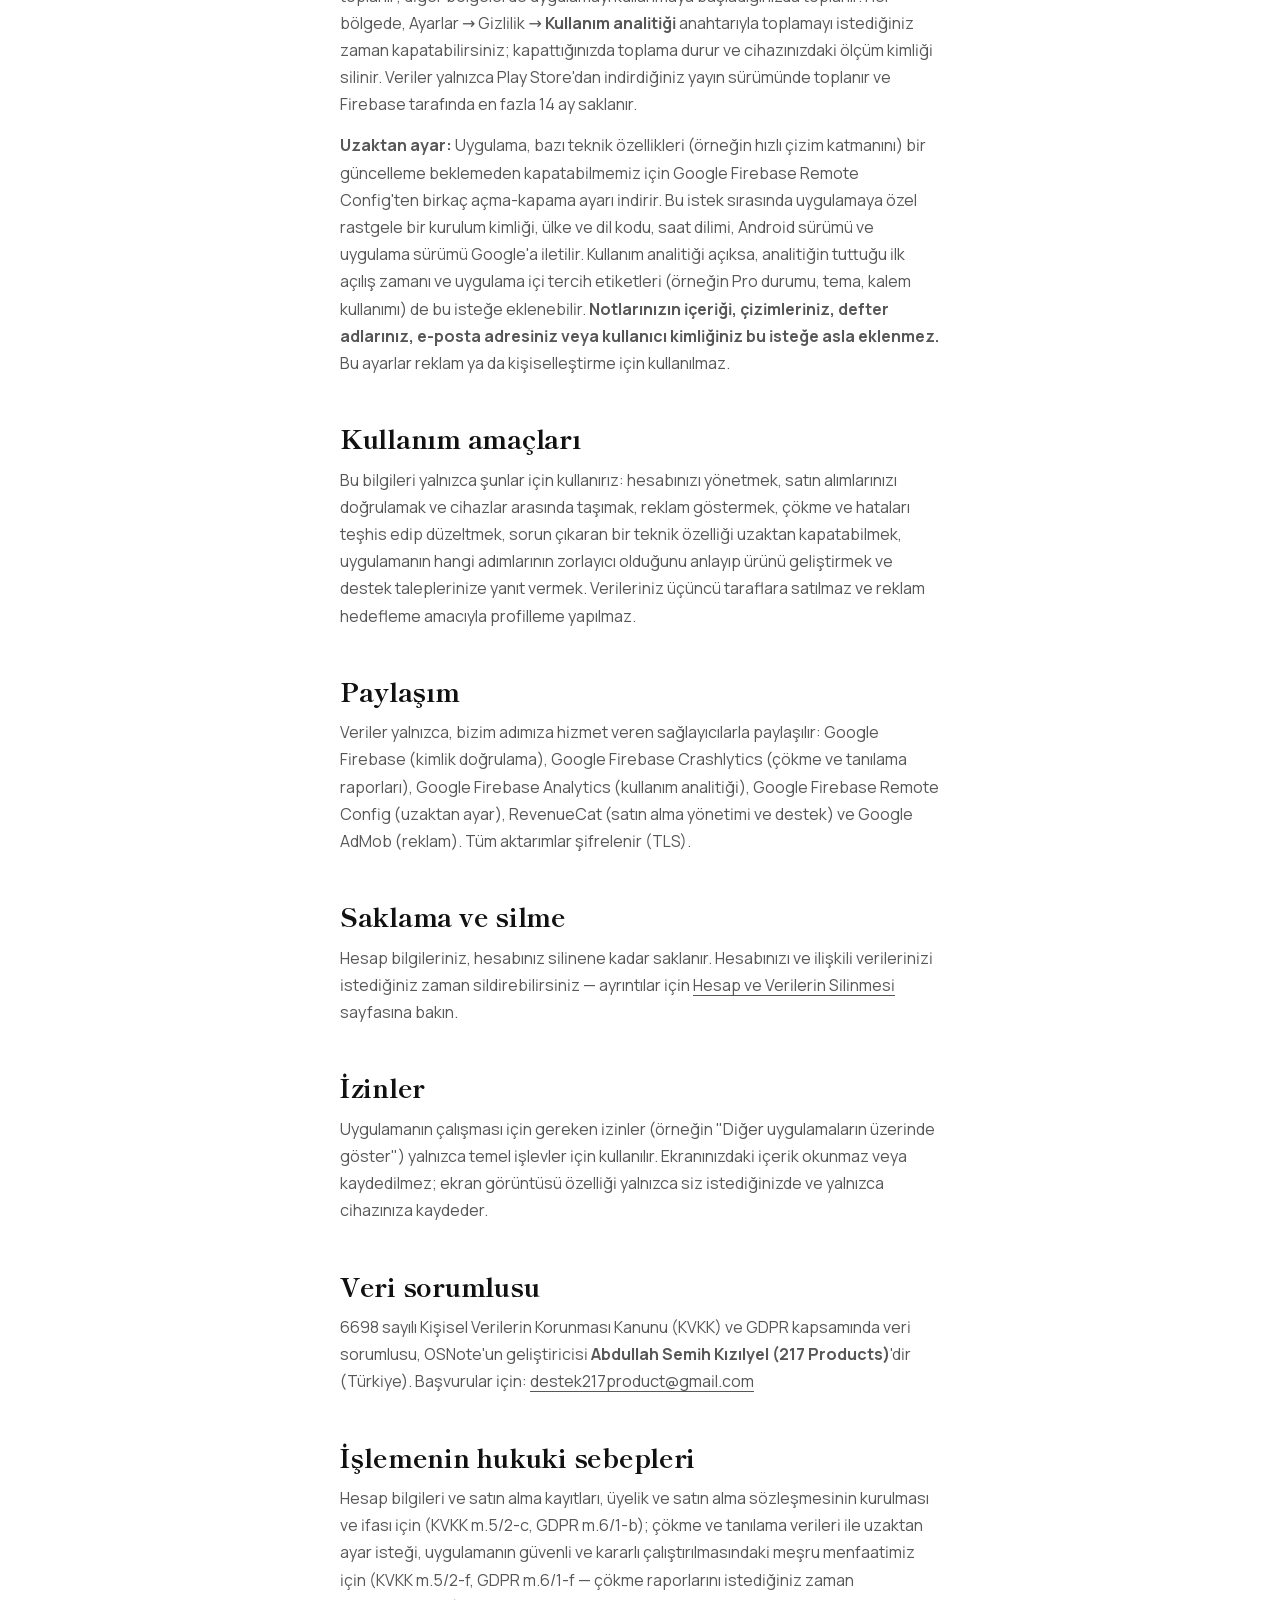
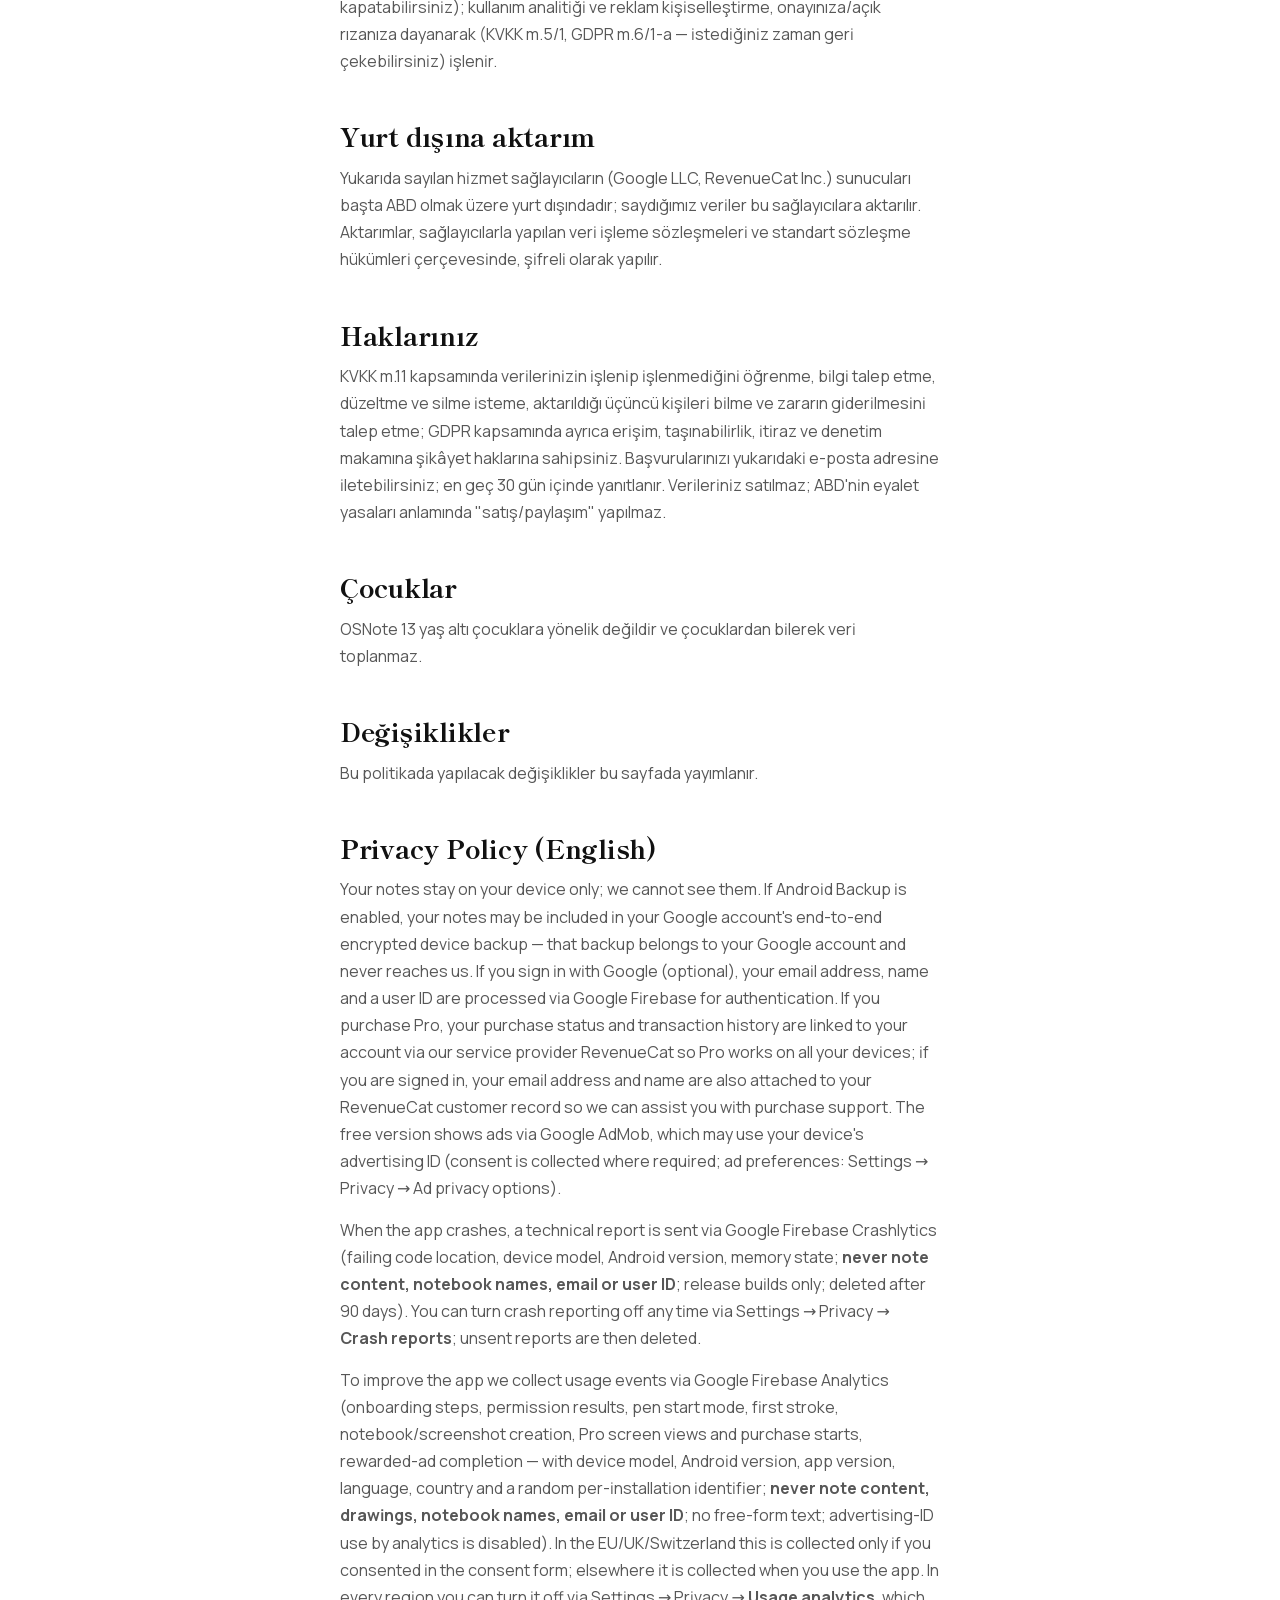
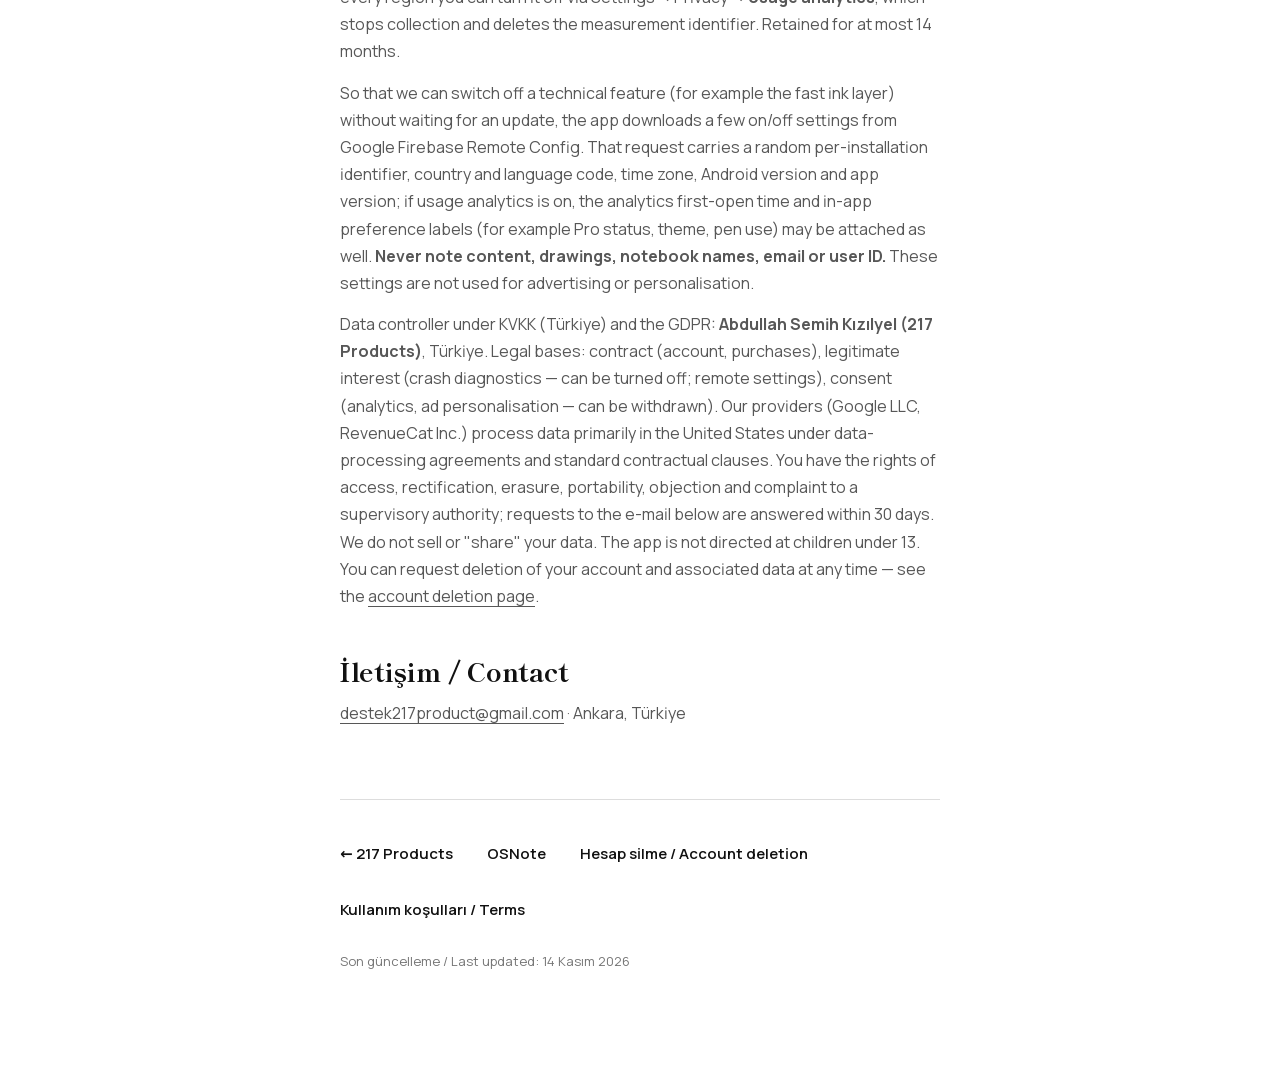
<file: osnote/privacy.html>
<!DOCTYPE html>
<html lang="tr">
<head>
  <meta charset="UTF-8">
  <meta name="viewport" content="width=device-width, initial-scale=1.0">
  <meta http-equiv="Content-Security-Policy" content="default-src 'self'; script-src 'none'; style-src 'self' 'unsafe-inline'; font-src 'self'; img-src 'self' data:; connect-src 'none'; object-src 'none'; frame-src 'none'; base-uri 'self'; form-action 'none'">
  <meta name="referrer" content="strict-origin-when-cross-origin">
  <title>OSNote Gizlilik Politikası — 217 Products</title>
  <meta name="description" content="OSNote Android uygulamasının gizlilik politikası: hangi veriler toplanır, ne için kullanılır, kimlerle paylaşılır ve haklarınız.">
  <link rel="canonical" href="https://217products.com/osnote/privacy.html">
  <meta name="robots" content="index, follow">
  <link rel="icon" href="/favicon.ico" sizes="any">
  <link rel="icon" type="image/png" sizes="32x32" href="/assets/favicon-32.png">
  <link rel="apple-touch-icon" href="/assets/apple-touch-icon.png">
  <link rel="preload" as="font" type="font/woff2" href="/assets/fonts/shippori-800.woff2?v=3" crossorigin>
  <link rel="preload" as="font" type="font/woff2" href="/assets/fonts/manrope-var.woff2?v=3" crossorigin>
  <link rel="stylesheet" href="/doc.css?v=5">
</head>
<body>
  <main class="doc">
    <p class="doc-eyebrow"><a href="/tr">217 Products</a></p>
    <h1>OSNote Gizlilik Politikası</h1>
    <p class="doc-lead">Bu politika OSNote: Draw on Screen Android uygulamasını (eski adıyla
      OnScreen Note) kapsar. 217products.com sitesinin kendi
      <a href="/gizlilik">gizlilik sayfası</a> ayrıdır. English version is
      <a href="#english">below</a>.</p>

    <h2>Topladığımız bilgiler</h2>
    <p><strong>Notlarınız:</strong> Çizimleriniz ve notlarınız yalnızca cihazınızda saklanır;
      sunucularımıza gönderilmez, tarafımızca görülemez. Cihazınızda Android yedeklemesi açıksa
      notlarınız, Android'in kendi mekanizmasıyla Google hesabınızın uçtan uca şifreli yedeğine
      dahil edilebilir; bu yedek Google hesabınıza aittir ve bize ulaşmaz.</p>
    <p><strong>Hesap bilgileri (isteğe bağlı):</strong> Google ile giriş yaparsanız e-posta
      adresiniz, adınız ve bir kullanıcı kimliği, kimlik doğrulama için Google Firebase
      aracılığıyla işlenir. Giriş yapmadan da uygulamayı kullanabilirsiniz.</p>
    <p><strong>Satın alma bilgileri:</strong> Pro satın aldıysanız, satın alma durumunuz ve işlem
      geçmişiniz, aboneliğinizin doğrulanması ve Pro'nun tüm cihazlarınızda geçerli olması için
      hizmet sağlayıcımız RevenueCat aracılığıyla hesabınıza bağlanır. Giriş yaptıysanız e-posta
      adresiniz ve adınız da, satın alma desteğinde size yardımcı olabilmemiz için RevenueCat'teki
      müşteri kaydınıza iliştirilir.</p>
    <p><strong>Reklam verileri:</strong> Ücretsiz sürümde Google AdMob, reklam gösterimi için
      cihazınızın reklam kimliği gibi verileri kullanabilir. Avrupa (AB/Birleşik Krallık/İsviçre)
      kullanıcılarına onay formu gösterilir ve reklam tercihleri uygulama içinden
      Ayarlar → Gizlilik → Reklam tercihleri ile her zaman değiştirilebilir.</p>
    <p><strong>Çökme ve tanılama verileri:</strong> Uygulama beklenmedik şekilde kapandığında ya
      da bir hata oluştuğunda, sorunu bulup düzeltebilmemiz için teknik bir rapor Google Firebase
      Crashlytics aracılığıyla bize iletilir. Bu rapor hatanın oluştuğu kod satırını, cihaz
      modelini, Android sürümünü, bellek durumunu ve uygulamanın o andaki teknik durumunu içerir.
      <strong>Notlarınızın içeriği, defter adlarınız, e-posta adresiniz veya kullanıcı kimliğiniz
      bu raporlara asla eklenmez.</strong> Raporlar yalnızca Play Store'dan indirdiğiniz yayın
      sürümünde toplanır ve Firebase tarafında 90 gün saklandıktan sonra silinir. Çökme raporlarını
      Ayarlar → Gizlilik → <strong>Çökme raporları</strong> anahtarıyla istediğiniz zaman
      kapatabilirsiniz; kapattığınızda gönderilmemiş raporlar da silinir.</p>
    <p><strong>Kullanım ve analitik verileri:</strong> Uygulamayı geliştirebilmek için,
      kullanıcıların hangi adımlarda zorlandığını gösteren teknik olaylar Google Firebase
      Analytics aracılığıyla toplanır: tanıtım ekranlarında hangi adımda devam edildiği veya
      atlandığı, "diğer uygulamaların üzerinde göster" izninin verilip verilmediği, ekran
      kaleminin hangi modda başlatıldığı, ilk çizimin yapılması, defter ve ekran görüntüsü notu
      oluşturulması, Pro ekranının görüntülenmesi ve satın alma akışının başlatılması, ödüllü
      reklamın tamamlanması. Bunlarla birlikte cihaz modeli, Android sürümü, uygulama sürümü, dil
      ve ülke bilgisi ile uygulamaya özel rastgele bir kurulum kimliği işlenir.
      <strong>Notlarınızın içeriği, çizimleriniz, defter adlarınız, e-posta adresiniz veya
      kullanıcı kimliğiniz bu verilere asla eklenmez.</strong> Olayların taşıyabileceği bilgiler
      yazılımda önceden belirlenmiş sabit seçeneklerle sınırlıdır; serbest metin gönderilmez.
      Reklam kimliğinizin analitik tarafından kullanılması <strong>kapatılmıştır</strong>.
      AB/Birleşik Krallık/İsviçre'de bu veriler <strong>yalnızca onay formunda izin
      verdiyseniz</strong> toplanır; diğer bölgelerde uygulamayı kullanmaya başladığınızda
      toplanır. Her bölgede, Ayarlar → Gizlilik → <strong>Kullanım analitiği</strong> anahtarıyla
      toplamayı istediğiniz zaman kapatabilirsiniz; kapattığınızda toplama durur ve cihazınızdaki
      ölçüm kimliği silinir. Veriler yalnızca Play Store'dan indirdiğiniz yayın sürümünde toplanır
      ve Firebase tarafında en fazla 14 ay saklanır.</p>
    <p><strong>Uzaktan ayar:</strong> Uygulama, bazı teknik özellikleri (örneğin hızlı çizim
      katmanını) bir güncelleme beklemeden kapatabilmemiz için Google Firebase Remote Config'ten
      birkaç açma-kapama ayarı indirir. Bu istek sırasında uygulamaya özel rastgele bir kurulum
      kimliği, ülke ve dil kodu, saat dilimi, Android sürümü ve uygulama sürümü Google'a
      iletilir. Kullanım analitiği açıksa, analitiğin tuttuğu ilk açılış zamanı ve uygulama içi
      tercih etiketleri (örneğin Pro durumu, tema, kalem kullanımı) de bu isteğe eklenebilir.
      <strong>Notlarınızın içeriği, çizimleriniz, defter adlarınız, e-posta adresiniz veya
      kullanıcı kimliğiniz bu isteğe asla eklenmez.</strong> Bu ayarlar reklam ya da
      kişiselleştirme için kullanılmaz.</p>

    <h2>Kullanım amaçları</h2>
    <p>Bu bilgileri yalnızca şunlar için kullanırız: hesabınızı yönetmek, satın alımlarınızı
      doğrulamak ve cihazlar arasında taşımak, reklam göstermek, çökme ve hataları teşhis edip
      düzeltmek, sorun çıkaran bir teknik özelliği uzaktan kapatabilmek, uygulamanın hangi
      adımlarının zorlayıcı olduğunu anlayıp ürünü geliştirmek ve destek taleplerinize yanıt
      vermek. Verileriniz üçüncü taraflara satılmaz ve reklam hedefleme
      amacıyla profilleme yapılmaz.</p>

    <h2>Paylaşım</h2>
    <p>Veriler yalnızca, bizim adımıza hizmet veren sağlayıcılarla paylaşılır: Google Firebase
      (kimlik doğrulama), Google Firebase Crashlytics (çökme ve tanılama raporları), Google
      Firebase Analytics (kullanım analitiği), Google Firebase Remote Config (uzaktan ayar),
      RevenueCat (satın alma yönetimi ve destek) ve Google AdMob (reklam). Tüm aktarımlar şifrelenir (TLS).</p>

    <h2>Saklama ve silme</h2>
    <p>Hesap bilgileriniz, hesabınız silinene kadar saklanır. Hesabınızı ve ilişkili verilerinizi
      istediğiniz zaman sildirebilirsiniz — ayrıntılar için
      <a href="/osnote/hesap-silme.html">Hesap ve Verilerin Silinmesi</a> sayfasına bakın.</p>

    <h2>İzinler</h2>
    <p>Uygulamanın çalışması için gereken izinler (örneğin "Diğer uygulamaların üzerinde göster")
      yalnızca temel işlevler için kullanılır. Ekranınızdaki içerik okunmaz veya kaydedilmez;
      ekran görüntüsü özelliği yalnızca siz istediğinizde ve yalnızca cihazınıza kaydeder.</p>

    <h2>Veri sorumlusu</h2>
    <p>6698 sayılı Kişisel Verilerin Korunması Kanunu (KVKK) ve GDPR kapsamında veri sorumlusu,
      OSNote'un geliştiricisi <strong>Abdullah Semih Kızılyel (217 Products)</strong>'dir
      (Türkiye). Başvurular için:
      <a href="mailto:destek217product@gmail.com">destek217product@gmail.com</a></p>

    <h2>İşlemenin hukuki sebepleri</h2>
    <p>Hesap bilgileri ve satın alma kayıtları, üyelik ve satın alma sözleşmesinin kurulması ve
      ifası için (KVKK m.5/2-c, GDPR m.6/1-b); çökme ve tanılama verileri ile uzaktan ayar isteği,
      uygulamanın güvenli ve kararlı çalıştırılmasındaki meşru menfaatimiz için (KVKK m.5/2-f,
      GDPR m.6/1-f — çökme raporlarını istediğiniz zaman kapatabilirsiniz); kullanım analitiği ve reklam kişiselleştirme, onayınıza/açık
      rızanıza dayanarak (KVKK m.5/1, GDPR m.6/1-a — istediğiniz zaman geri çekebilirsiniz)
      işlenir.</p>

    <h2>Yurt dışına aktarım</h2>
    <p>Yukarıda sayılan hizmet sağlayıcıların (Google LLC, RevenueCat Inc.) sunucuları başta ABD
      olmak üzere yurt dışındadır; saydığımız veriler bu sağlayıcılara aktarılır. Aktarımlar,
      sağlayıcılarla yapılan veri işleme sözleşmeleri ve standart sözleşme hükümleri çerçevesinde,
      şifreli olarak yapılır.</p>

    <h2>Haklarınız</h2>
    <p>KVKK m.11 kapsamında verilerinizin işlenip işlenmediğini öğrenme, bilgi talep etme,
      düzeltme ve silme isteme, aktarıldığı üçüncü kişileri bilme ve zararın giderilmesini talep
      etme; GDPR kapsamında ayrıca erişim, taşınabilirlik, itiraz ve denetim makamına şikâyet
      haklarına sahipsiniz. Başvurularınızı yukarıdaki e-posta adresine iletebilirsiniz; en geç
      30 gün içinde yanıtlanır. Verileriniz satılmaz; ABD'nin eyalet yasaları anlamında
      "satış/paylaşım" yapılmaz.</p>

    <h2>Çocuklar</h2>
    <p>OSNote 13 yaş altı çocuklara yönelik değildir ve çocuklardan bilerek veri toplanmaz.</p>

    <h2>Değişiklikler</h2>
    <p>Bu politikada yapılacak değişiklikler bu sayfada yayımlanır.</p>

    <h2 id="english">Privacy Policy (English)</h2>
    <p>Your notes stay on your device only; we cannot see them. If Android Backup is enabled,
      your notes may be included in your Google account's end-to-end encrypted device backup —
      that backup belongs to your Google account and never reaches us. If you sign in with
      Google (optional), your email address, name and a user ID are processed via Google Firebase
      for authentication. If you purchase Pro, your purchase status and transaction history are
      linked to your account via our service provider RevenueCat so Pro works on all your
      devices; if you are signed in, your email address and name are also attached to your
      RevenueCat customer record so we can assist you with purchase support. The free version
      shows ads via Google AdMob, which may use your device's advertising ID (consent is
      collected where required; ad preferences: Settings → Privacy → Ad privacy options).</p>
    <p>When the app crashes, a technical report is sent via Google Firebase Crashlytics (failing
      code location, device model, Android version, memory state; <strong>never note content,
      notebook names, email or user ID</strong>; release builds only; deleted after 90 days).
      You can turn crash reporting off any time via Settings → Privacy → <strong>Crash
      reports</strong>; unsent reports are then deleted.</p>
    <p>To improve the app we collect usage events via Google Firebase Analytics (onboarding
      steps, permission results, pen start mode, first stroke, notebook/screenshot creation,
      Pro screen views and purchase starts, rewarded-ad completion — with device model, Android
      version, app version, language, country and a random per-installation identifier;
      <strong>never note content, drawings, notebook names, email or user ID</strong>; no
      free-form text; advertising-ID use by analytics is disabled). In the EU/UK/Switzerland
      this is collected only if you consented in the consent form; elsewhere it is collected
      when you use the app. In every region you can turn it off via Settings → Privacy →
      <strong>Usage analytics</strong>, which stops collection and deletes the measurement
      identifier. Retained for at most 14 months.</p>
    <p>So that we can switch off a technical feature (for example the fast ink layer) without
      waiting for an update, the app downloads a few on/off settings from Google Firebase Remote
      Config. That request carries a random per-installation identifier, country and language
      code, time zone, Android version and app version; if usage analytics is on, the analytics
      first-open time and in-app preference labels (for example Pro status, theme, pen use) may
      be attached as well. <strong>Never note content, drawings, notebook names, email or user
      ID.</strong> These settings are not used for advertising or personalisation.</p>
    <p>Data controller under KVKK (Türkiye) and the GDPR: <strong>Abdullah Semih Kızılyel
      (217 Products)</strong>, Türkiye. Legal bases: contract (account, purchases), legitimate
      interest (crash diagnostics — can be turned off; remote settings), consent (analytics, ad personalisation —
      can be withdrawn). Our providers (Google LLC, RevenueCat Inc.) process data primarily in
      the United States under data-processing agreements and standard contractual clauses. You
      have the rights of access, rectification, erasure, portability, objection and complaint to
      a supervisory authority; requests to the e-mail below are answered within 30 days. We do
      not sell or "share" your data. The app is not directed at children under 13. You can
      request deletion of your account and associated data at any time — see the
      <a href="/osnote/hesap-silme.html">account deletion page</a>.</p>

    <h2>İletişim / Contact</h2>
    <p><a href="mailto:destek217product@gmail.com">destek217product@gmail.com</a> ·
      Ankara, Türkiye</p>

    <nav class="doc-foot" aria-label="İlgili">
      <a href="/tr">← 217 Products</a>
      <a href="/osnote/tr">OSNote</a>
      <a href="/osnote/hesap-silme.html">Hesap silme / Account deletion</a>
      <a href="/kosullar">Kullanım koşulları / Terms</a>
    </nav>
    <p class="doc-date">Son güncelleme / Last updated: 14 Kasım 2026</p>
  </main>
</body>
</html>
</file>
<file: style.css>
/* ============================================================
   217 Products — ukiyo-e maximalist edition
   Bright washi + sumi + vermilion + gold. Layered 3D-parallax
   hero, immersive image sections, HubX scroll mechanics, brush
   217 identity and cel-shaded anime illustrations.
   ============================================================ */

/* ---------- self-hosted fonts (subset to the site's glyphs, preloaded) ----------
   Served from our own origin like the pros do: no third-party connection, no
   two-step CSS->woff2 fetch, headline font ready at first paint. Manrope is a
   single variable file covering 400-800.
   THE ?v= ON THESE URLS IS NOT DECORATION. style.css carries its own cache-bust
   in the <link>, but that does nothing for the font files it points at — they
   are their own URLs, cached by GitHub Pages for ten minutes and by the browser
   for far longer. Bump this token whenever the subsets are regenerated, and
   bump it in the two preload hrefs in both HTML files in the same commit: a
   preload whose URL differs from the @font-face URL by one byte downloads the
   file a second time instead of serving it.
   v2 = rebuilt from the upstream families with Turkish letters composed in
   (Shippori ships none: no s-cedilla, no g-breve, no dotted-I) and with the six
   kanji/kana the previous subset had dropped. Smaller than v1 despite that,
   because the old subset still carried glyphs from retired copy. */
@font-face {
  font-family: "Manrope";
  src: url("assets/fonts/manrope-var.woff2?v=3") format("woff2");
  font-weight: 400 800; font-style: normal; font-display: swap;
}
@font-face { font-family: "Shippori Mincho"; src: url("assets/fonts/shippori-500.woff2?v=3") format("woff2"); font-weight: 400 500; font-style: normal; font-display: swap; }
/* v=3: the 700 cut carries 弐 (U+5F10) for the second shelf seal, merged in
   from the full face as a single glyph — re-subsetting from the source would
   drop the Turkish letters this file was hand-built to hold. */
@font-face { font-family: "Shippori Mincho"; src: url("assets/fonts/shippori-700.woff2?v=4") format("woff2"); font-weight: 700; font-style: normal; font-display: swap; }
@font-face { font-family: "Shippori Mincho"; src: url("assets/fonts/shippori-800.woff2?v=3") format("woff2"); font-weight: 800; font-style: normal; font-display: swap; }

:root {
  /* ANDROID'S AUTO DARK THEME IS AN ALGORITHM, AND IT EATS THIS PAGE.
     Chrome on Android can force-invert any site that has not said which schemes
     it supports. Measured with the real flag (--force-dark-mode
     --enable-features=WebContentsForceDark, not a CDP media override), Pixel 7
     UA, live site: mean page brightness fell from 215.4 to 43.8 out of 255 —
     the mountain sinks into the ground, the mist disappears, the dot grid turns
     to polka dots. The ukiyo-e sheet IS the design; there is no dark variant of
     it to fall back to, so the honest declaration is that this page has one
     scheme. `only light` is the strong form: it opts out of the forced
     inversion rather than merely stating a preference. */
  color-scheme: only light;
  /* SUMI ON WHITE. The sheet was a warm cream (#F3ECDC) with a warm-black ink
     and a gilt third colour, which is what made the page read yellow — the
     bars, the plate and every scrim carried the same cast. It is now a true
     neutral: white paper, neutral black ink, and ONE accent, the seal red.
     That is the classic hanko palette and it is what the reference runs too.
     Gold is gone as a colour but its TOKENS stay, repointed at the accent, so
     every rule that reached for it follows without being rewritten. */
  --paper: #FFFFFF;
  --paper-2: #F4F4F3;
  --paper-3: #E8E8E7;
  /* THE OPENING SHEET. Measured off the reference, not chosen: its hero runs
     rgb(240,240,243) with the nav capsule one step lighter at rgb(248,248,251),
     and that half-step is the whole reason its chrome reads at all. Pure white
     gives a floating capsule nothing to float above — which is exactly why our
     nav needed an inset ring to be seen. The deck below stays --paper: the
     six sumi illustrations are melted into a white ground, so moving the whole
     page off white would ring each of them in a pale halo. */
  --hero-paper: #F0F0F3;
  --ink: #111111;
  --ink-2: #575757;
  --ink-dim: #8C8C8C;
  --vermilion: #E0402A;
  --vermilion-deep: #BF3218;
  /* THE SAME RED, LIT FOR THE INK WALL. The ramp is indexed by GROUND, never by
     size or by section: --vermilion on paper, --vermilion-deep as a field under
     white text, --vermilion-ink as a mark on the #111 wall of the shelf.
     It exists because --vermilion measures 4.44:1 there and small text needs
     4.5 — it misses by 1.4% of luminance, so this is the smallest lift that
     clears it (4.73:1), not a new colour. Hue 30.9 against --vermilion's 31.1;
     lightness +0.014 in OKLCH. That restraint is the whole point: the "orange"
     reading on this wall came from LIGHTNESS, not hue — you cannot raise L on
     this hue without the green channel following, and the colour this replaces
     had ridden it to G=112 against the seal's 64. This sits at 75.
     Chroma 0.190 leaves 0.052 of gamut headroom (R=225, thirty counts off
     clipping) so it stays put on a P3 display instead of going fluorescent. */
  --vermilion-ink: #E14B36;
  --accent-ink: #A82C15;
  /* the print's keyline — ink, not gilt (overridden to a white keyline where it
     hangs on the dark shelf) */
  --gold: #111111;
  /* the accent words and brush rules that used to be gold: now the seal red,
     5.7:1 on white */
  --gold-deep: #BF3218;
  /* the darker step, for accent text sitting on artwork — 6.9:1 */
  --gold-ink: #A82C15;
  --sage: #BF3218;
  /* Measured against the reference: it runs a 1361px content band inside a
     flat 32px page inset. Ours was 1220 inside 72 — 141px narrower and more
     than double the margin, which is most of why the page read small on a wide
     screen. Everything sits on a wider band now and the type scale follows. */
  --pad: clamp(20px, 3vw, 46px);
  --maxw: 1360px;
}

* { margin: 0; padding: 0; box-sizing: border-box; }
html.lenis, html.lenis body { height: auto; }
.lenis.lenis-smooth { scroll-behavior: auto !important; }

html { background: var(--paper); }
body {
  font-family: "Manrope", system-ui, sans-serif;
  font-weight: 400; line-height: 1.65; color: var(--ink);
  background: var(--paper);
  overflow-x: hidden; overflow-x: clip; -webkit-font-smoothing: antialiased;
}

/* First-load smoothing: below-fold entrance elements start hidden (with JS) so
   they don't flash in before their scroll reveal. The HERO is deliberately NOT
   gated here — its entrance is a pure CSS animation further down, which plays
   with the very first paint and never waits on a CDN script. Reduced-motion
   skips the hiding entirely. */
@media (prefers-reduced-motion: no-preference) {
  .js .rise { opacity: 0; }
  .js .brighten { color: #767676; }
}
/* the deep step, not the bright one: white on --vermilion measures 4.25:1 and
   selected text is body text, which needs 4.5. --vermilion-deep gives 5.70:1.
   Same reasoning the filled button and the 404 page already follow. */
::selection { background: var(--vermilion-deep); color: var(--paper); }
a { color: inherit; text-decoration: none; }
:focus-visible { outline: 2px solid var(--vermilion); outline-offset: 4px; border-radius: 2px; }
/* Scroll targets get tabindex="-1" from the anchor handler so focus can actually
   land on them; that makes them match :focus-visible on the click that put it
   there, and a ring around a whole section reads as an error. Real controls keep
   theirs — this is scoped to the section/main elements only. */
main:focus, main:focus-visible, section:focus, section:focus-visible { outline: none; }

/* reading-progress ink line — a thin vermilion brush stroke along the top */
.scroll-ink {
  position: fixed; top: 0; left: 0; right: 0; height: 3px; z-index: 90;
  background: linear-gradient(90deg, var(--vermilion), var(--vermilion-deep));
  transform: scaleX(0); transform-origin: left center; pointer-events: none;
}

/* keyboard skip link — hidden until focused */
.skip-link {
  position: fixed; top: 10px; left: 10px; z-index: 100;
  /* flex + min-height rather than more padding: measured at 43px tall, one short
     of the 44 a finger needs, and the type is where it should be already */
  display: inline-flex; align-items: center; min-height: 44px;
  padding: 10px 18px; border-radius: 8px;
  background: var(--ink); color: var(--paper); font-size: 14px; font-weight: 600;
  transform: translateY(-160%); transition: transform 0.2s ease;
}
.skip-link:focus { transform: translateY(0); outline: 2px solid var(--vermilion); outline-offset: 3px; }
img { max-width: 100%; height: auto; display: block; }
/* readable to a screen reader, invisible on screen — used for the label on the
   stretched hit area over a shelf slot, whose visible text sits underneath it */
.sr-only {
  position: absolute; width: 1px; height: 1px; padding: 0; margin: -1px;
  overflow: hidden; clip: rect(0 0 0 0); clip-path: inset(50%); white-space: nowrap;
}

.display { font-family: "Shippori Mincho", Georgia, serif; font-weight: 700; letter-spacing: 0.004em; text-wrap: balance; }
/* Desktop-only line break: headlines break where the sentence does on wide
   screens, and wrap naturally on phones where a forced break would overflow. */
.br-lg { display: none; }
@media (min-width: 760px) { .br-lg { display: inline; } }
.gold { color: var(--gold-deep); }

/* ---------- nav ---------- */
.nav {
  position: fixed; top: 0; left: 0; right: 0; z-index: 40;
  display: flex; justify-content: space-between; align-items: center;
  height: 56px; padding: 0 var(--pad);
  /* mobile keeps the washi ribbon; the desktop pill below drops it */
  background: linear-gradient(180deg, rgba(255,255,255,0.95), rgba(255,255,255,0.7) 62%, rgba(255,255,255,0));
  /* paint-only transitions. Height is NOT animated: it would run a layout pass
     on every frame, and it fired exactly as scrolling began — the worst
     possible moment. The bar keeps one height and reads its state through
     colour, shadow and a scaled mark instead. */
  transition: background 0.35s ease, box-shadow 0.35s ease;
}
/* horizontal brush wordmark (1.87:1) — scaled, never resized.
   FIXED height, not a vw clamp. Measured on the reference at two widths: its
   wordmark is 99x41 at 1440 AND at 1905 — the chrome does not grow with the
   viewport, only the content band does. Ours was on a 3.4vw clamp, so at 1500
   it was already 51px and kept climbing to 66; that is where "too big" came
   from. 41px is the reference's exact height. */
.brand-mark { width: auto; height: 41px; transform-origin: left center; transition: transform 0.3s ease; }
/* The wordmark is the opening's signature, not a permanent fixture: once the
   ink has taken the page it steps away and leaves the capsule and the rail to
   carry the header. Opacity and transform only — no display switch, or the
   focus order would change under a keyboard user mid-scroll. */
/* `visibility` is in the transition list with a 0.45s delay, so it flips only
   AFTER the fade finishes — the exit still animates, but once gone the mark is
   out of the tab order and out of the accessibility tree. opacity:0 alone left
   an invisible link that Enter still followed; pointer-events only stops a
   mouse, never a keyboard. */
.brand { transition: opacity 0.45s ease, transform 0.45s ease, visibility 0s linear 0s; }
html.past-hero .brand {
  opacity: 0; transform: translateY(-14px); pointer-events: none;
  visibility: hidden; transition: opacity 0.45s ease, transform 0.45s ease, visibility 0s linear 0.45s;
}
/* once you scroll, the bar settles into a solid washi ribbon: paper fill, ink
   hairline underneath, mark drawn back — quiet until you need it */
.nav-links { display: flex; gap: clamp(12px, 2vw, 30px); align-items: center; }
.nav-links a { position: relative; font-size: 14px; font-weight: 600; letter-spacing: 0.03em; color: var(--ink-2); transition: color 0.25s; }
.nav-links a:hover { color: var(--ink); }
/* vermilion ink stroke sweeps under links on hover */
.nav-links a::after {
  content: ""; position: absolute; left: 0; right: 0; bottom: -5px; height: 2px;
  background: var(--vermilion); border-radius: 2px;
  transform: scaleX(0); transform-origin: left center;
  transition: transform 0.32s cubic-bezier(0.22, 1, 0.36, 1);
}
.nav-links a:hover::after, .nav-links a:focus-visible::after { transform: scaleX(1); }
/* hanko-seal CTA: a small vermilion stamp instead of a plain text link */
.nav-cta {
  /* vermilion-deep, not vermilion: white at 13px needs 4.5:1 and the brighter
     red only gives 3.99 — the deep tone reads 5.3:1 and still stamps red */
  color: #fff !important; background: var(--vermilion-deep);
  padding: 8px 15px; border-radius: 9px;
  box-shadow: 0 4px 14px rgba(191,50,24,0.28);
  transition: background 0.25s ease, transform 0.25s ease;
}
.nav-cta:hover { background: #A02611; transform: translateY(-1px); }
.nav-links .nav-cta::after { display: none; }
.nav-alt { color: var(--gold-ink) !important; }

/* ---------- desktop: the bar becomes a floating washi seal ----------
   The header stops being a strip across the top. The wordmark stands alone
   top-left and the links ride in one rounded paper capsule top-right, lifted
   off the page by two very soft shadows. No backdrop-filter anywhere — it
   repaints every frame and this site is tuned for scroll smoothness. */
/* EVERY NUMBER IN HERE IS FIXED, NOT FLUID, and that is the point. Measured on
   the reference at 1440 and again at 1905: capsule 528.5x74, links 14px/600,
   button 50 tall, page inset 32, top 24 — identical at both widths. Only its
   CONTENT band is fluid. Ours was on vw clamps, so the chrome kept growing with
   the monitor and by 1500px the capsule was 88 tall against its 74. */
@media (min-width: 901px) {
  .nav {
    height: auto; align-items: center;
    /* 24 top / 32 side, the reference's own inset — not --pad, which is the
       CONTENT band's inset and runs to 46 on a wide screen */
    padding: 24px 32px;
    background: none; box-shadow: none;
    /* The header is only a positioner now. Left as-is it is a full-width
       invisible 115px shield across a FIXED layer, so it eats clicks down the
       whole page — the Play Store button dies whenever it passes under it. */
    pointer-events: none;
  }
  .brand, .nav-links { pointer-events: auto; }
  .nav-links {
    gap: 0;
    /* 12 all round + a 24 lead-in; with a 50px button that is exactly 74 tall */
    padding: 12px 12px 12px 24px;
    border-radius: 999px;
    background: #FFFFFF;
    /* Heavier than the reference's 5%, and deliberately so. Its capsule floats
       on tone alone — #F8F8FB on #F0F0F3 — with the shadow doing almost nothing.
       Ours has to hold over two very different grounds: the tinted hero sheet at
       the top and the black shelf of screen two underneath, and a whisper that
       reads on one disappears on the other. Three throws: a wide soft one for
       the lift, a tight one for the contact edge, and the hairline that closes
       the capsule. */
    box-shadow: 0 18px 48px rgba(17,17,26,0.20), 0 6px 18px rgba(17,17,26,0.13),
                inset 0 0 0 1px rgba(17,17,17,0.08);
  }
  /* the seal CTA sets the row height; stretch hands it to every link, so each
     one gets a 50px target instead of a 20px text box */
  .nav-links a {
    font-size: 14px;
    display: inline-flex; align-items: center; align-self: stretch;
    /* right-only padding, like the reference: the capsule's own 24px carries
       the lead-in, so the links do not double it up on the left edge */
    padding: 0 22px 0 0;
  }
  .nav-links .nav-cta {
    padding: 0 24px; height: 50px; font-size: 14px;
    display: inline-flex; align-items: center; border-radius: 999px;
  }
  .nav-links .nav-alt { padding: 0 0 0 18px; }
  .nav-links a::after { left: 0; right: 22px; bottom: 14px; }
  .nav-links .nav-alt::after { left: 18px; right: 0; }
  /* Cancels the full-width ribbon on desktop. The capsule itself never
     changes on scroll — the reference does not either. */
  .nav.is-scrolled { background: none; box-shadow: none; }
}
/* toggle: three sumi-e brush strokes (三, HGF vector) that hand over to an X */
.nav-toggle { display: none; position: relative; width: 48px; height: 48px; background: none; border: 0; padding: 0; cursor: pointer; align-items: center; justify-content: center; z-index: 60; }
/* A BACKGROUND, NOT AN <img>, AND THE URL LIVES IN THE PHONE BLOCK ONLY.
   The toggle is display:none above 900px, but `display:none` on an ancestor
   does not stop the parser fetching an <img src>: measured on desktop at 1280px,
   menu-brush.svg came down (10.6 KB gzipped) in the first request wave around
   900ms, decoded to 178px wide, and was then painted into a 0x0 box. Pure loss,
   on every desktop visit, in the critical path. `loading="lazy"` was measured
   too and does NOT fix it. A CSS background declared inside the phone media
   query is never even a candidate resource on a wide screen.
   Sized explicitly because the box no longer comes from the file: 178x150 at
   26px tall is 30.85px wide. */
.toggle-brush { display: block; width: 30.9px; height: 26px; transition: opacity 0.25s ease, transform 0.32s cubic-bezier(0.22, 1, 0.36, 1); }
.nav-toggle.is-open .toggle-brush { opacity: 0; transform: rotate(90deg) scale(0.55); }
/* the X: two ink bars, hidden until the menu opens */
.nav-toggle span { position: absolute; left: 50%; top: 50%; width: 24px; height: 2px; margin: -1px 0 0 -12px; background: var(--ink); border-radius: 2px; opacity: 0; transition: opacity 0.25s ease, transform 0.32s cubic-bezier(0.22, 1, 0.36, 1); }
.nav-toggle span:nth-of-type(1) { transform: rotate(45deg) scale(0.4); }
.nav-toggle span:nth-of-type(2) { transform: rotate(-45deg) scale(0.4); }
.nav-toggle span:nth-of-type(3) { display: none; }
.nav-toggle.is-open span:nth-of-type(1) { opacity: 1; transform: rotate(45deg) scale(1); }
.nav-toggle.is-open span:nth-of-type(2) { opacity: 1; transform: rotate(-45deg) scale(1); }

/* while the takeover menu is open, the page behind it must not scroll */
html.menu-open, html.menu-open body { overflow: hidden; }

@media (max-width: 900px) {
  .nav-toggle { display: flex; }
  /* the only place the brush file is ever named — see .toggle-brush above */
  .toggle-brush { background: url("assets/menu-brush.svg?w=1") center / contain no-repeat; }
  /* phones get the same floating language: no ribbon, just the mark and the
     toggle each sitting on their own small washi seal */
  /* pointer-events: none, EXACTLY as the desktop block does at 901px+ and for
     exactly the same reason — the header is a FIXED full-width layer, so with
     hit-testing on it is an invisible 81px shield lying across the top of every
     screen of the page, eating clicks on whatever scrolls under it. The desktop
     side had this fix and the mobile side never got it. Measured at 390x844:
     .nav pointerEvents "auto", rect 390x81 at y 0, z-index 4. */
  .nav { height: auto; padding: 12px var(--pad); background: none; box-shadow: none;
         pointer-events: none; }
  .brand, .nav-toggle, .nav-links { pointer-events: auto; }
  .brand, .nav-toggle {
    border-radius: 999px; background: #FFFFFF;
    box-shadow: 0 16px 40px rgba(17,17,26,0.20), 0 5px 14px rgba(17,17,26,0.13),
                inset 0 0 0 1px rgba(17,17,17,0.08);
  }
  .brand { padding: 8px 14px; }
  /* while the menu is open the toggle is on the sheet, not on a disc */
  .nav-toggle.is-open { background: none; box-shadow: none; }
  /* full-screen washi takeover: big Shippori links with their kanji pairings,
     staggered in; opacity-only (no transforms on ancestors = no fixed-position
     traps, and cheap to composite) */
  .nav-links {
    position: fixed; inset: 0; width: 100%;
    /* The drawer is exactly one screen tall, and on a phone held sideways one
       screen is not enough: measured at 812x375, 667x375 and 740x360 the last
       item (the language switch) ran 1-8px past the bottom edge, and
       position:fixed with overflow visible left that part unreachable. It only
       scrolls when it has to; where it fits, nothing changes. */
    overflow-y: auto; overscroll-behavior: contain;
    flex-direction: column; align-items: flex-start; justify-content: center;
    gap: clamp(6px, 1.6vh, 16px);
    padding: calc(var(--pad) + 40px) calc(var(--pad) + 8px) var(--pad);
    background:
      radial-gradient(120% 90% at 88% -12%, rgba(224,64,42,0.08), transparent 55%),
      radial-gradient(90% 70% at -10% 110%, rgba(17,17,17,0.05), transparent 50%),
      var(--paper);
    opacity: 0; visibility: hidden; pointer-events: none;
    transition: opacity 0.4s ease, visibility 0s linear 0.4s;
    z-index: 50;
  }
  .nav-links.open { opacity: 1; visibility: visible; pointer-events: auto; transition: opacity 0.4s ease; }
  /* faint vertical studio signature, like the hero's tate columns */
  .nav-links::before {
    content: "独立の製品工房"; position: absolute; right: 20px; bottom: 26px;
    writing-mode: vertical-rl; font-family: "Shippori Mincho", serif;
    font-size: 12px; letter-spacing: 0.4em; color: var(--ink-2); opacity: 0.45;
    pointer-events: none;
  }
  .nav-links a {
    font-family: "Shippori Mincho", Georgia, serif;
    font-size: clamp(30px, 7.6vw, 42px); font-weight: 700; letter-spacing: 0;
    color: var(--ink); display: flex; align-items: center; gap: 16px;
    min-height: 56px; padding: 4px 0;
    opacity: 0; transform: translateY(16px);
    transition: opacity 0.45s ease, transform 0.55s cubic-bezier(0.22, 1, 0.36, 1);
  }
  .nav-links.open a { opacity: 1; transform: translateY(0); }
  .nav-links.open a:nth-child(1) { transition-delay: 0.07s; }
  .nav-links.open a:nth-child(2) { transition-delay: 0.13s; }
  .nav-links.open a:nth-child(3) { transition-delay: 0.19s; }
  .nav-links.open a:nth-child(4) { transition-delay: 0.25s; }
  .nav-links.open a:nth-child(5) { transition-delay: 0.33s; }
  .nav-links.open a:nth-child(6) { transition-delay: 0.39s; }
  /* kanji pairings — the site's bilingual signature, small and vermilion */
  .nav-links a:nth-child(1)::before { content: "製品"; }
  .nav-links a:nth-child(2)::before { content: "職人"; }
  .nav-links a:nth-child(3)::before { content: "工房"; }
  .nav-links a:nth-child(4)::before { content: "道"; }
  .nav-links a:nth-child(-n+4)::before {
    font-size: 13px; font-weight: 600; letter-spacing: 0.2em;
    color: var(--vermilion); opacity: 0.8; min-width: 44px;
  }
  /* the hanko CTA + language switch sit apart from the big links */
  .nav-links .nav-cta {
    font-family: "Manrope", system-ui, sans-serif; font-size: 16px;
    padding: 14px 28px; border-radius: 12px; margin-top: clamp(10px, 2.4vh, 22px);
    min-height: 0;
  }
  .nav-links .nav-alt {
    font-family: "Manrope", system-ui, sans-serif; font-size: 13px;
    font-weight: 700; letter-spacing: 0.3em; min-height: 44px;
  }
}

/* ---------- shared ---------- */
main { position: relative; z-index: 2; }
/* The sliding deck. Sections are centred at max-width, so their own background
   would leave the hero showing down both margins — the deck needs ONE
   full-bleed sheet of paper behind everything after the hero. The marquee is
   the first block over the hero, so it carries that sheet and extends it all
   the way down; later sections paint their own art on top of it. */
main > *:not(.hero-stage) { position: relative; z-index: 2; }
/* One full-bleed sheet of paper covering everything below the hero. It has to
   live on `main`: the marquee (the first block over the hero) is
   `overflow: hidden`, which would clip any backdrop drawn inside it. */
main::before {
  content: ""; position: absolute; z-index: 1;
  left: 0; right: 0; top: var(--hero-h, 100svh); bottom: 0;
  background: var(--paper); pointer-events: none;
}
/* Washi fibre — on the deck sheet only, never on the hero. The hero is a
   painted scene that already carries brush texture; grain is the cure for a
   FLAT panel, and doubling texture on texture just muddies it. No blend mode
   and no fixed attachment either: both force a backdrop read-back every
   frame, which is exactly what the blur further down was removed for. */
main::after {
  content: ""; position: absolute; z-index: 1; pointer-events: none;
  left: 0; right: 0; top: var(--hero-h, 100svh); bottom: 0;
  background-image: url("data:image/svg+xml,<svg%20xmlns='http%3A//www.w3.org/2000/svg'%20width='180'%20height='180'><filter%20id='w'><feTurbulence%20type='fractalNoise'%20baseFrequency='0.9'%20numOctaves='3'%20stitchTiles='stitch'/><feColorMatrix%20type='saturate'%20values='0'/></filter><rect%20width='180'%20height='180'%20filter='url%28%23w%29'/></svg>");
  background-size: 180px 180px; opacity: 0.035;
}
section { padding: clamp(96px, 15vh, 210px) var(--pad); position: relative; }
.eyebrow { font-family: "Manrope", "Shippori Mincho", system-ui, sans-serif; font-size: 13px; font-weight: 700; letter-spacing: 0.3em; color: var(--accent-ink); }
/* `.big` had exactly one user, `.final .display.big`, and both the desktop rule
   for `.final .display` and the phone rule for `.final .display.big` out-rank it
   at every width — measured 96px at 1440 where this would have given 120.96.
   The size lives with the section that uses it; this shorthand only looked like
   a knob. */

/* ---------- right rail ----------
   A small washi tab clipped to the edge of the sheet, carrying the studio
   signature down the margin the way a print carries its seal. One rail, not
   two: a second column on the left only crowded the type. */
/* Fixed, not absolute, and no longer a child of the hero — it has to be there
   on every screen, the way the reference's honours tab is. The wordmark does
   the opposite: it belongs to the opening and leaves with it. */
.tate {
  position: fixed; right: 0; top: 50%; z-index: 41;
  transform: translateY(-50%);
  display: flex; flex-direction: column; align-items: center; gap: 16px;
  /* The reference's rail is 53 x 176 at every viewport — an honours tab clipped
     to the edge of the sheet. Fixed here for the same reason the capsule is:
     a vw clamp made it grow into a slab on a wide monitor. */
  width: 53px; padding: 20px 0;
  background: #FFFFFF;
  border-radius: 12px 0 0 12px;
  /* Thrown to the LEFT, because the rail is hard against the right edge and a
     centred shadow would spill off the screen and read as nothing. Same weight
     as the nav capsule so the two pieces of chrome sit at one height above the
     sheet — matched pairs are what make a floating chrome read as a system
     rather than as two stickers. */
  box-shadow: -18px 14px 48px rgba(17,17,26,0.20), -6px 5px 18px rgba(17,17,26,0.13),
              inset 0 0 0 1px rgba(17,17,17,0.08);
}
/* the seal reads across, the place name reads down — the reference's rail is
   built the same way, a mark stacked over a vertical label */
.tate .seal {
  font-family: "Shippori Mincho", serif; font-size: 15px; font-weight: 700;
  /* 15px, and nowrap. Three glyphs at 18px measure 54px inside a 53px rail, so
     the seal broke across two lines and read as damaged type.
     The deep red step, not the bright one: at this size a 4.25:1 red would fall
     under AA on white. */
  letter-spacing: 0; white-space: nowrap;
  color: var(--accent-ink); line-height: 1;
}
.tate .tate-t {
  writing-mode: vertical-rl; font-family: "Manrope", system-ui, sans-serif;
  font-size: 12px; font-weight: 700; letter-spacing: 0.28em; color: var(--ink-2);
}
@media (max-width: 900px) { .tate { display: none; } }


/* ============================================================
   1 · HERO — one sentence on a sheet of paper
   ------------------------------------------------------------
   Screen one carries a single idea and nothing else: no kicker, no
   sub-paragraph, no buttons, no scroll cue. THERE IS NO LANDSCAPE. Five
   revisions went into fitting a painted horizon, a rising sun, a mist band and
   a two-line sentence into one screen, and every one of them ended with ink
   cutting through the type. The sheet is flat now, the way the reference's is:
   a tinted ground, a ruled lattice, film grain, and one vermilion circle. All
   of the readability patches that plate needed — three text-shadows, a radial
   wash, a scrim, a foot mist — went with it.
   Sticky, not pinned: the hero parks and the page slides over it, so GSAP
   never re-parents it into a pin-spacer and restarts its entrance.
   ============================================================ */
.hero {
  position: sticky; top: 0; z-index: 0; min-height: 100svh;
  /* THE ADDRESS-BAR BAND. svh is the height with the mobile address bar SHOWN;
     once it retracts the screen grows to lvh, the sticky hero stays at 100svh,
     and the strip between the two showed whatever sits behind — the page's
     #FFFFFF against the hero's #F0F0F3. Measured in exact iPhone 14 geometry
     (hero 754px in an 844px screen): a hard-edged 90px band under the foot
     line. svh is still right — dvh would drag the bottom-anchored headline up
     and down with the bar — so the fix is paint, not size: a zero-blur,
     zero-spread shadow extends the hero's own paper 16svh down, more than the
     lvh/svh gap on any phone. Static; no animation or transition, so it does
     not touch the pin rule, and it composites with the hero it belongs to. */
  box-shadow: 0 16svh 0 0 var(--hero-paper);
  display: flex; flex-direction: column; align-items: center; justify-content: flex-end;
  text-align: center;
  /* The sentence is bottom-anchored, not centred. A headline parked in the
     middle of the screen is the safe answer everyone reaches for; dropping it
     low leaves the top of the sheet for the disc — and it is what the reference
     does too, its block sitting at 377-742 of a 900 screen. The bottom padding
     holds it off the foot line. */
  padding: clamp(96px, 13vh, 172px) var(--pad) min(clamp(126px, 17vh, 200px), max(10.63vw, 108.3px));
  /* THE SECOND TERM KEEPS THE SENTENCE IN THE MIST, NOT ON THE MOUNTAIN. The
     plate is sized off the WIDTH (max(106%, 1080px) at 2.464:1) but 17vh is
     height, so in a window taller than the reference the sentence climbed into
     the painting: at 1140x1080 or a half-screen 960x1040 the first letter sat on
     the black ridge and half of it went into the ink (measured on 124 window
     sizes, 860-1540px wide). max(10.63vw, 108.3px) is 24.7% of the plate's own
     height — exactly where 17vh puts the sentence at 1440x900 — so a tall window
     now keeps the reference composition, and min() leaves every window that was
     already clear (the reference, wider, shorter) exactly as it was. The foot
     line keeps 40px+ at the narrowest tall window. */
  /* The reference's exact sheet, and it is a tint rather than white for a
     reason that shows up two elements away: the nav capsule floats because it
     is a half-step LIGHTER than what it floats over. On pure white that
     capsule had to be drawn with an inset ring to exist at all. */
  background: var(--hero-paper);
  /* NOT overflow:hidden — the disc has to be able to grow past the hero. */
}

/* ---------- the hero's own scroll ----------
   The hero is sticky and the deck slides over it, which means the dark shelf of
   screen two starts climbing on the very first pixel of scroll. This is empty
   scroll that belongs to the hero: nothing renders in it — the parked hero
   shows through — so the disc gets its whole ride before the next section is
   allowed to reach the screen.
   THE TWO NUMBERS ARE A PAIR. The shelf's top edge reaches the bottom of the
   screen at exactly this height of scroll; the disc finishes covering at
   INK_RIDE (main.js) of a viewport. Keep this the larger of the two or the
   shelf arrives over a page that has not gone black yet, which reads as the
   next section interrupting the first. 0.68 ride vs 0.76 run: an 8% cushion. */
.hero-run { height: 76svh; pointer-events: none; }
@supports not (height: 100svh) { .hero-run { height: 76vh; } }
/* With no arc and no flood there is nothing for this scroll to carry, and 684px
   of empty page is not restraint — it is a dead screen the visitor has to drag
   past to reach the shelf. */
.no-motion .hero-run { height: 0; }
@media (prefers-reduced-motion: reduce) { .hero-run { height: 0; } }
/* ---------- the stage: the hero's sticky range ----------
   THE HERO USED TO BE STICKY FOR THE WHOLE OF main, and that was the stutter.
   Parked at top 0 behind every section, it stayed on screen for the full
   9,000px of the deck — covered, never seen, and still composited under every
   frame: the sheet, the plate, the grain overlay and a flooded disc scaled to
   the size of the window. Measured in a real window on a 165 Hz laptop screen
   driven by an integrated GPU (where Chrome draws by default even when a
   discrete card is fitted): every frame from the shelf to the footer took two
   vsyncs (12.1ms, 82 fps) with the GPU main thread ~83% busy, and hiding the
   hero alone put the same scroll back at 6.1ms.
   The stage is the hero plus its run, so `sticky` parks it for exactly the ride
   and no further. Past the run it scrolls away with the deck — by then the
   flood has turned it solid black (it completes at INK_RIDE 0.68 of a
   viewport, the run is 0.76) and the shelf rising under it is the same black
   wall, so black leaves over black and nothing on screen changes. The stage has
   no position or z-index of its own (it is excluded from the rule above), so
   the hero keeps its z-index 0 in main's stacking context exactly as before.
   With no motion the run is 0, so the stage is the hero alone and it scrolls
   off like any block instead of being covered in place. */
.hero-stage { display: block; }

/* ---------- the deck states its own sheet ----------
   (Written when the hero was sticky for the whole of main; it is now parked
   only for its own stage, see .hero-stage. The sheets stay: they are what the
   sections are drawn on, and on the shelf they are what the wall sits over.)
   THE HERO IS STICKY FOR THE WHOLE OF main. Its box never leaves the top of the
   screen, which means its sheet is painting behind every section below it, all
   the way to the footer — and every one of those sections was transparent.
   That was invisible for as long as the hero was #FFFFFF and the body was
   #FFFFFF: two identical whites stacked. The moment the hero took the
   reference's tint the whole deck started standing on grey, and the six sumi
   illustrations are melted into a WHITE ground, so each of them would have
   picked up a pale rectangular halo. Measured, not guessed: elementsFromPoint
   at the middle of the statement section returns [statement, hero, main, body].
   `.products` needs it too. Its dark shelf is a ::before inset
   `0 -760px 0 680px` — it only covers from the shelf's left edge rightward, and
   the column to the left of that is bare section.
   Not on `main`: `.hero-run` is deliberately transparent so the flooding disc
   shows through it, and a background there would be painted under the hero
   rather than over it — the run would go white and swallow the flood. */
.products, .statement, .craft, .studio, .process, .final, .foot {
  background-color: var(--paper);
}

/* ---------- the print plate ----------
   ONE painted landscape, alpha-keyed: paper transparent, every grey a partial
   alpha of the same black. That is what lets the sun live BEHIND the whole
   picture, which is the only place a sun can be — the version that put it
   between a near ridge and a far range read as a sun nearer than the mountains
   behind it, which is the one thing it can never be.
   CROP AND PROPORTION ARE SOLVED, NOT CHOSEN. The drawing was placed by search:
   8% off its left, 12% of empty sky off its top, giving 2.464:1. Across four
   screen shapes (1425x900, 1920x1080, 1366x768, 1600x760) that puts the worst
   letter-sized patch under either headline line, and under the foot rule, at
   8.5:1 against the type — nearly double AA — while leaving 12% of bare paper
   above the peak so nothing reads as cut by the frame. Every earlier attempt
   failed here: the last one put the word "En" on 0.881 alpha ink, 1.35:1. */
.hero-ground {
  /* NO z-index here, deliberately. A z-index would make this a stacking context
     and trap the sun inside it — and the sun has to be BELOW the ridge while it
     rises and ABOVE the sentence once it floods, which it can only do if its
     z-index is read against the hero, not against this box. */
  position: absolute; inset: 0;
  overflow: hidden; pointer-events: none;
}
.hz {
  position: absolute; left: 50%; bottom: 0;
  /* a plain percentage starves the plate on a phone (100% of 390px leaves a
     75px sliver), so the width takes a floor in px */
  width: max(106%, 1080px); max-width: none; height: auto;
  /* CENTRED BY MARGIN, NOT BY TRANSFORM, and that is a bug class closed rather
     than a style preference. With translateX(-50%) the centring lived in the
     transform — the same property GSAP writes for the pointer parallax — and
     GSAP reads a computed matrix, not the percentage that produced it. It
     recorded x = -897px and added the pointer offset to that, walking half the
     horizon off screen on the first mouse move. A negative margin is layout,
     so the transform is left holding nothing but the parallax, and
     `offsetLeft` reports where the plate truly is. */
  margin-left: calc(max(106%, 1080px) / -2);
  --o: 1; opacity: var(--o);
  /* NO will-change, and the grain is why. A plate forced onto a layer of its
     own also forces the washi grain above it (::after, z 4) onto one — a second
     full-window sheet blended on every frame of the ride. Measured at glide
     speed (40px a frame, 165 Hz, integrated GPU), that sheet alone was the
     difference between 7.0% and 2.8% late frames; a flat tint in its place cost
     the same, so it is the extra layer, not the noise. Without the hint the
     plate, the grain, the specks and the type are drawn as one layer (4.5%).
     Nothing is lost for the motion: the opening fade is a Web Animation, which
     Chrome composites by itself while it runs, and GSAP's parallax tweens run
     on translate3d, which does the same for as long as the pointer moves —
     measured, circling the pointer over the hero stays at 0-1.3% late frames. */
  z-index: 3;
}
/* PHONES: LEFT-ALIGNED, NOT CENTRED. The plate has a 1080px floor, so on a
   390px screen it hangs 345px off each side — and the mountain lives in its
   left fifth, which put it at screen x -291 to -140. The phone was showing the
   empty middle of the picture and nothing else. Anchored left, the mountain and
   the sun behind it are the first thing on the screen, which is the whole
   point of the composition. */
@media (max-width: 820px) {
  /* AND SIZED OFF THE SHORT AXIS, because a px floor stops being a floor and
     starts being a ceiling. Above 1018px the plate is 106vw, and on a landscape
     desktop that lands it at 63% of the viewport height every time — that ratio
     IS the composition: painting in the lower two thirds, sky above it for the
     disc, the sentence sitting on the mist near its foot.
     Below 1018px the width was pinned to a flat 1080px, so the painting stopped
     scaling with the screen while the copy stayed anchored to the bottom of it.
     Measured at 375x812: the plate came out 403px, only 49.6% of the screen, so
     half the phone was bare paper AND the sentence landed 195px down the plate
     (against 169 of 507 on a 1280 desktop) — i.e. further into the ink, which is
     the "type tangled in the mountain" everyone sees on a phone. On an 820x1180
     tablet the same 403px was 34% and the headline sat ABOVE the ridge.
     Sizing the floor off svh restores the desktop ratio at any phone shape. The
     px floor stays under it so a short screen can never starve the plate.
     THE 1300px CEILING IS THE SUN, not the picture. The disc is parked at
     data-sun-x = 0.220 of the PLATE's width, so a plate that grows with height
     walks it rightwards on a screen whose width did not change. Unbounded,
     168svh on a tall narrow phone pushes the disc past the right edge and it
     gets clipped; the cap holds it on screen at every width down to 320.
     AND LIFTED OFF THE FLOOR. Bottom-glued, the painting put its fog in the
     dead band under the headline and its sky over the whole top 40% of the
     screen. The lift pins the plate's TOP at 19svh instead (tuned by eye on a
     real phone: 22 read as low, 17 as crowding the nav) — the sky becomes a
     constant band on every phone shape, because
     bottom = 100svh − 19svh − plateH. The multiplier is
     the drawing's own aspect (717/1920 = 0.37344), so the height term tracks
     the width rule above it; change one, change the other. max(0px, …) lets
     short screens (plate taller than 78svh) fall back to the old bottom
     anchor instead of pushing the painting off the top.
     THE MOVE IS LAYOUT, NOT TRANSFORM, deliberately: main.js reads the
     plate's offset box to park the sun and register the skyline mask, so a
     bottom offset carries the disc and the cut with it for free — a transform
     would leave both registered to a box the picture no longer occupies. */
  .hz {
    left: 0; margin-left: 0;
    width: max(106%, 1080px, min(168svh, 1300px));
    bottom: max(0px, 81svh - max(106vw, 1080px, min(168svh, 1300px)) * 0.37344);
  }
  @supports not (height: 100svh) {
    .hz {
      width: max(106%, 1080px, min(168vh, 1300px));
      bottom: max(0px, 81vh - max(106vw, 1080px, min(168vh, 1300px)) * 0.37344);
    }
  }
  /* the sentence follows the painting up: off the raised fog line rather than
     parked in the pit the lift opened. 16svh keeps the head's top on the last,
     near-transparent band of the mist on common phones (596 against a 623
     plate-bottom at 812) and just under it on tall ones. The desktop pair
     (17vh) stays untouched above 820. */
  .hero { padding-bottom: clamp(84px, 16svh, 168px); }
  @supports not (height: 100svh) { .hero { padding-bottom: clamp(84px, 16vh, 168px); } }
}

/* ---------- the skyline cut ----------
   THE MOUNTAIN CUTS THE DISC, not a line.
   Two earlier attempts failed for the same reason. A painted band of paper laid
   over the sun (`.sun-haze`) could only reach 81% opacity at the disc's lowest
   point, and the missing 19% is the ink that kept showing under the range. A
   gradient mask hid it completely but cut it along a STRAIGHT edge — horizontal,
   and angling it would only have traded one straight edge for another, because
   the thing doing the hiding is not a line: it is a painted ridge with a summit,
   a shoulder and a flank.
   So the mask IS the drawing. `sky-mask.webp` is the plate's own alpha,
   inverted: opaque where the plate is paper, transparent where it is ink. The
   disc is drawn in the sky and simply not drawn where the mountain is, along the
   exact silhouette the brush made.
   Masks travel with their element, which is why masking the SUN was never an
   option — the cut would climb with it. This wrapper never moves; the disc
   travels inside it.
   The mask image carries two thirds of empty opaque space above the plate band,
   because outside a no-repeat mask everything counts as hidden and the disc has
   to keep rising past the top of the painting. main.js writes the size and
   offset from the plate's own layout box, so the two stay registered on every
   window shape.
   The wrapper carries the z-index, not the sun: a mask makes a stacking context,
   so a z-index on the child would be trapped inside it and the flood could never
   climb over the sentence. */
.sun-clip {
  position: absolute; inset: 0; z-index: 1;
  pointer-events: none;
  -webkit-mask-image: url("assets/sky-mask.webp?s=2");
          mask-image: url("assets/sky-mask.webp?s=2");
  -webkit-mask-repeat: no-repeat; mask-repeat: no-repeat;
  /* main.js overwrites both from the plate's box; these keep it sane until it does */
  -webkit-mask-size: 106% auto; mask-size: 106% auto;
  -webkit-mask-position: 50% 100%; mask-position: 50% 100%;
}
/* Once the disc has cleared the peak there is nothing left to hide it and it
   has to be able to cover the page, so the cut is lifted at the same moment the
   layer goes over everything. */
html.sun-up .sun-clip {
  z-index: 6;
  -webkit-mask-image: none; mask-image: none;
}

/* ---------- the sun ----------
   BEHIND the landscape, under the plate's z 3 — that single fact is the whole
   depth fix. It makes the sun the furthest thing in the scene, which is the only
   thing a sun can be, and it means the painting never has to be altered to
   accommodate it: no squeezing, no lightening, no moving the sentence.
   It rises at the column the plate itself nominates, then arcs to the top of the
   screen the way a sun actually travels — see main.js. */
.sun {
  position: absolute; top: 0; left: 0;
  /* Tied to the SHORT axis as well as the wide one, and capped so it can never
     outgrow the mountain it comes out from behind. */
  width: clamp(120px, min(15vw, 22vh), 260px); aspect-ratio: 1;
  transform-origin: 50% 50%; will-change: transform;
  pointer-events: none; user-select: none;
}
/* SCOPED TO `.js`, so the watchdog can undo it. main.js measures the plate and
   writes the disc's resting top/left before revealing it, which means an
   unscoped `visibility: hidden` left the sun invisible FOREVER on any visit
   where main.js 404s or throws — the one failure the six-second watchdog in
   lang-redirect.js exists to cover, and the only hero gate it could not reach,
   because it was not behind `.js`. */
.js .sun { visibility: hidden; }
.sun-ink, .sun-fill {
  position: absolute; inset: 0; width: 100%; height: 100%;
  border-radius: 50%;
}
/* the painted brush rim, recoloured to the seal red */
.sun-ink { will-change: opacity; }
/* The ink it becomes. Not a flat crossfade over the disc — a soft-edged black
   that blooms out of the core and takes the circle from the inside. Inset past
   the brush edge so that by the time it is full there is no vermilion rim left
   to blow up into a red ring when the disc floods the page. */
.sun-fill {
  inset: -2%;
  /* Black over red at half opacity is grey-red mud, which is what the flat
     crossfade looked like. The burn is a THREE-STOP fire instead — ink at the
     core, oxblood where it is still cooling, and a hot rim that never quite
     goes out until the disc has taken the whole circle. All of it is baked into
     one static gradient; only the scale animates, so it composites and costs
     nothing per frame. */
  background: radial-gradient(circle,
    var(--ink) 62%, #3A0F08 78%, #8A1F10 92%, rgba(150,34,20,0) 100%);
  opacity: 0; transform: scale(0.1); transform-origin: 50% 50%;
  will-change: transform, opacity;
}
/* The swap that used to live here is on `.sun-clip` now — a mask makes a
   stacking context, so the z-index has to be on the wrapper or it never leaves
   it. See the note up there. */
/* No JS, or reduced motion: no arc, no flood, and no sun tucked invisibly
   behind a mountain either — the page is simply the landscape, as drawn. */
.no-motion .sun { display: none; }
/* Pre-reveal gate only: the fades themselves run on the Web Animations API in
   lang-redirect.js, which survives DOM moves; a CSS animation here would
   restart if anything ever re-parented the hero. Inline opacity beats this. */
@media (prefers-reduced-motion: no-preference) {
  .img-wait .hz { opacity: 0; }
  /* THE DISC WAITS FOR ITS MOUNTAIN. sun-ink is 7 KB and preloaded high, the
     mask is 9 KB, the plate is 59 KB and has to decode — so the disc was ready
     first, and main.js showed it the moment it could place it, with no fade of
     its own. Captured at 200ms on a phone: blank paper, no mountain, and a
     bright vermilion crescent hanging in the middle of the screen, cut to a
     silhouette that had not arrived yet. The whole point of the opening is that
     the sun is BEHIND the range; for the first half second it was in front of
     nothing at all. Gated on the same class the plate uses, so the disc cannot
     appear before the painting whichever of the two finishes first, and
     lang-redirect fades it on the plate's own curve. */
  .img-wait .sun { opacity: 0; }
}

/* ---------- the lattice ----------
   Read off the reference rather than invented: an 82-unit tile carrying one
   9-unit SQUARE, drawn at a 30px repeat — so a 3.3px mark with 26.7px of air
   around it, covering the whole sheet. Two things here are deliberate copies.
   SQUARES, not the circles this used to draw: at three pixels a circle is a
   soft smudge and a square is a mark, and the difference is the whole reason
   the reference's field reads as ruled paper instead of as noise.
   IT FADES BEFORE THE PAINTING. A ruled lattice and a wash landscape are two
   textures competing for the same paper, and the picture has to win. The plate
   is 2.464:1 anchored to the foot, so on a 900px screen its ink begins around
   41% down — the mask is out by 34% and gone by 58%, which puts the dissolve in
   the empty sky above the peak where there is nothing to interrupt. */
.hero::before {
  content: ""; position: absolute; inset: 0; z-index: 0; pointer-events: none;
  background-image: url("data:image/svg+xml,<svg%20xmlns='http%3A//www.w3.org/2000/svg'%20width='82'%20height='82'><rect%20x='36'%20y='36'%20width='9'%20height='9'%20fill='%23D8D8DC'/></svg>");
  background-size: 30px 30px;
  -webkit-mask-image: linear-gradient(180deg, #000 0%, #000 34%, transparent 58%);
          mask-image: linear-gradient(180deg, #000 0%, #000 34%, transparent 58%);
}
/* Washi fibre, over the painting rather than under it — one tooth across the
   whole sheet is what keeps the keyed ink from reading as a pasted-on PNG.
   0.04, and it sits at z 4 so it covers the plate at 3. Plain opacity, no blend
   mode — nothing for the compositor to read back per frame. */
.hero::after {
  content: ""; position: absolute; inset: 0; z-index: 4; pointer-events: none;
  background-image: url("data:image/svg+xml,<svg%20xmlns='http%3A//www.w3.org/2000/svg'%20width='180'%20height='180'><filter%20id='w'><feTurbulence%20type='fractalNoise'%20baseFrequency='0.9'%20numOctaves='3'%20stitchTiles='stitch'/><feColorMatrix%20type='saturate'%20values='0'/></filter><rect%20width='180'%20height='180'%20filter='url%28%23w%29'/></svg>");
  background-size: 180px 180px; opacity: 0.04;
}

/* ---------- hero entrance ----------
   The synchronized 3s rise of the hero copy lives in lang-redirect.js as Web
   Animations API calls (see the note on .pl above — CSS animations here would
   restart when the pin re-parents the hero). The `.js .rise` rule further up
   is only the pre-script no-flash gate. */
/* nav fades in with the page open. OPACITY ONLY — a transform here (even a
   finished fill-mode one) turns the fixed nav into the containing block for
   the fixed mobile drawer inside it, which squashed the menu into the bar. */
@media (prefers-reduced-motion: no-preference) {
  .nav { animation: navIn 1.2s cubic-bezier(0.45, 0.05, 0.25, 1); }
}
@keyframes navIn { from { opacity: 0; } to { opacity: 1; } }

/* ---------- the sentence ----------
   Two lines, hand-broken. The words stay in normal inline flow (not flex
   items) so a screen reader still reads one clean sentence — a flex container
   would swallow the spaces between them. */
.hero-head {
  position: relative; z-index: 5; margin: 0;
  font-family: "Shippori Mincho", Georgia, serif; font-weight: 800;
  font-size: clamp(40px, 7.5vw, 112px); line-height: 1.05;
  letter-spacing: -0.02em; text-wrap: balance;
}
.hero-line { display: block; }
/* The accent word: light weight against the heavy carved ones, brushed, in
   vermilion. A weight axis rather than a second typeface — Mincho has no true
   italic, so a synthesised oblique of the 800 would just smear. */
.hero-head em {
  font-style: italic; font-weight: 500; color: var(--vermilion);
  letter-spacing: -0.005em;
}

/* ---------- flying ink ----------
   A handful of specks already on the sheet, the way a brush throws a few when
   it is loaded. They are what keeps a mostly-empty panel from reading as an
   unfinished page — the same job Funtown's scattered confetti does, in sumi.
   Placed by hand, not looped: an even scatter looks generated. */
.specks { position: absolute; inset: 0; z-index: 2; pointer-events: none; }
/* No will-change here any more. These sixteen marks never move: the hint existed
   for the ink-shake toy, which fell in with the physics engine that drove it, and
   sixteen permanently composited layers is a real price for an animation that no
   longer exists. */
.specks i {
  position: absolute; display: block; border-radius: 50%;
  background: var(--ink); opacity: 0.13;
}
.specks i:nth-child(1)  { left: 8%;  top: 20%; width: 14px; height: 14px; opacity: 0.15; }
.specks i:nth-child(2)  { left: 17%; top: 12%; width: 6px;  height: 6px;  opacity: 0.11; }
.specks i:nth-child(3)  { left: 41%; top: 9%;  width: 9px;  height: 9px;  opacity: 0.10; }
.specks i:nth-child(4)  { left: 71%; top: 19%; width: 6px;  height: 6px;  opacity: 0.34; }
.specks i:nth-child(5)  { left: 88%; top: 32%; width: 12px; height: 12px; opacity: 0.09; }
.specks i:nth-child(6)  { left: 12%; top: 46%; width: 8px;  height: 8px;  opacity: 0.13; }
.specks i:nth-child(7)  { left: 25%; top: 58%; width: 5px;  height: 5px;  opacity: 0.12; }
.specks i:nth-child(8)  { left: 62%; top: 61%; width: 9px;  height: 9px;  opacity: 0.10; }
.specks i:nth-child(9)  { left: 33%; top: 27%; width: 7px;  height: 7px;  opacity: 0.12; }
.specks i:nth-child(10) { left: 79%; top: 52%; width: 10px; height: 10px; opacity: 0.11; }
.specks i:nth-child(11) { left: 5%;  top: 61%; width: 6px;  height: 6px;  opacity: 0.14; }
.specks i:nth-child(12) { left: 55%; top: 16%; width: 5px;  height: 5px;  opacity: 0.10; }
.specks i:nth-child(13) { left: 94%; top: 14%; width: 8px;  height: 8px;  opacity: 0.12; }
.specks i:nth-child(14) { left: 47%; top: 55%; width: 11px; height: 11px; opacity: 0.09; }
.specks i:nth-child(15) { left: 21%; top: 36%; width: 5px;  height: 5px;  opacity: 0.30; }
.specks i:nth-child(16) { left: 84%; top: 66%; width: 7px;  height: 7px;  opacity: 0.13; }
/* two specks in vermilion — the same trick as the seal: a couple of warm
   points in a field of sumi, so the scatter reads as ours and not as dust */
/* two vermilion and two gold among the sumi — when the whole scatter falls,
   a monochrome pile reads as dirt; a couple of warm points read as ink */
.specks i:nth-child(4), .specks i:nth-child(15) { background: var(--vermilion); }
.specks i:nth-child(10), .specks i:nth-child(2) { background: var(--gold-deep); }
@media (max-width: 700px) {
  .specks i:nth-child(3), .specks i:nth-child(5), .specks i:nth-child(8),
  .specks i:nth-child(13), .specks i:nth-child(14) { display: none; }
}

/* Drops thrown off the ensō when you tap it. They join the specks in the same
   little gravity world, so a tap does not spawn a separate effect — it adds to
   the one already on the page. */
.ink-drop {
  /* left/top MUST be pinned. Without them an absolutely positioned child falls
     back to its static position, and inside a centring flex container that is
     nowhere near the origin — the drops burst off the right edge of the page. */
  position: absolute; left: 0; top: 0; z-index: 4;
  border-radius: 50%; background: var(--ink); pointer-events: none;
  will-change: transform, opacity;
}

/* ---------- the foot line ----------
   Three quiet signals along the bottom margin: where we are, what we believe,
   and one invitation to play. Nothing above 17px, nothing shouting. */
.hero-foot {
  position: absolute; left: var(--pad); right: var(--pad);
  bottom: clamp(15px, 2vh, 22px); z-index: 5;
  display: flex; align-items: center; justify-content: space-between; gap: 20px;
  text-align: left;
}
/* full ink, not the muted tone: this line stands on a painted foreground,
   not on flat paper, and a mid grey would disappear into the mist */
.foot-l { font-size: 13px; font-weight: 700; letter-spacing: 0.18em; color: var(--ink); }
.foot-l .seal { font-family: "Shippori Mincho", serif; color: var(--accent-ink); letter-spacing: 0.14em; }
.foot-c { font-family: "Shippori Mincho", Georgia, serif; font-size: clamp(15px, 1.32vw, 19px); font-weight: 500; color: var(--ink); }
.foot-r {
  font-family: inherit; font-size: 14px; font-weight: 600; letter-spacing: 0.01em;
  color: var(--ink); background: none; border: 0; cursor: pointer;
  display: inline-flex; align-items: center; gap: 9px;
  padding: 11px 15px; margin: -11px -15px -11px 0; border-radius: 999px;
  transition: color 0.25s ease, background 0.25s ease;
}
.foot-r::before { content: ""; flex: none; width: 7px; height: 7px; border-radius: 50%; background: var(--vermilion); }
.foot-r:hover { color: var(--ink); background: rgba(17,17,17,0.055); }
@media (max-width: 1080px) { .foot-c { display: none; } }
@media (max-width: 700px) {
  .hero-foot { flex-direction: column; align-items: flex-start; gap: 4px; }
  .foot-r { margin-left: -15px; }
}

.btn {
  display: inline-flex; align-items: center; gap: 9px; padding: 14px 28px; border-radius: 999px;
  font-size: 14px; font-weight: 600; letter-spacing: 0.01em;
  transition: transform 0.25s ease, background 0.25s ease, color 0.25s ease, border-color 0.25s ease;
}
/* deep vermilion base: white button text at 14px needs 4.5:1 (bright vermilion
   was 3.99); hover steps darker still so the pressed direction stays legible */
.btn.primary { background: var(--vermilion-deep); color: #fff; box-shadow: 0 14px 30px rgba(191,50,24,0.28); }
.btn.primary:hover { transform: translateY(-2px); background: #A02611; }
.btn.quiet { border: 1px solid rgba(17,17,17,0.3); color: var(--ink); background: rgba(255,255,255,0.6); }
.btn.quiet:hover { transform: translateY(-2px); border-color: var(--gold-deep); color: var(--gold-ink); }
.btn:active { transform: translateY(0) scale(0.97); }

/* ---------- 2 · marquee ---------- */
.marquee { position: relative; overflow: hidden; border-top: 1px solid rgba(17,17,17,0.14); border-bottom: 1px solid rgba(17,17,17,0.14); background: var(--paper-2); padding: 16px 0; }
/* WCAG 2.2.2, and the reason it is a real control rather than a hover trick:
   the band moves on its own at about 52 px/s for as long as it is on screen,
   and a visitor who has not set prefers-reduced-motion has no way to stop it.
   Hover does not count — it does not exist on a phone, and the rule asks for a
   mechanism, not a gesture.
   It is drawn in the band's own language instead of being an added ornament:
   no box, no icon file, two hairline bars in ink, resting at low contrast and
   coming up on hover or focus. The paper gradient lets the type slide out of
   sight under it rather than colliding with it. 72x44 is the hit area; the mark
   inside it is 8px wide. */
/* LEFT EDGE, not right: the fixed `.tate` seal (二一七 · ANKARA) lives against
   the right margin and the first attempt put the control directly underneath
   it. The band starts here anyway, so the mark reads as the start of the strip
   rather than as something stuck on the end of it. */
.marq-hold {
  position: absolute; left: 0; top: 0; bottom: 0; z-index: 2;
  /* WIDE ENOUGH THAT THE TYPE IS GONE BEFORE THE MARK. At 72px the fade still
     had legible letters running under the two bars and the strip read
     "‖EPENDENT". The mark needs clear paper around it, so the fade is the
     control's real width and the glyph sits at the far left of it. */
  width: clamp(104px, 12vw, 156px);
  display: flex; align-items: center; justify-content: flex-start;
  padding: 0 0 0 18px; border: 0; cursor: pointer; color: var(--ink);
  background: linear-gradient(to left, rgba(244,244,243,0) 0%, var(--paper-2) 58%);
}
.marq-hold::before {
  content: ""; width: 8px; height: 12px;
  border-left: 2px solid currentColor; border-right: 2px solid currentColor;
  /* 0.46, NOT 0.38, BECAUSE THIS IS A CONTROL. WCAG 1.4.11 asks 3:1 of the
     visual indicator of a control, not of text. #111 at 0.38 over --paper-2
     composites to rgb(158,158,157) and measures 2.44:1 — read off the rendered
     PNG, not from a DOM walk. 0.46 lands at rgb(140,140,139) and 3.06:1. The
     mark is two 8x12px bars inside a 44px target; below the threshold they are
     the only cue and they disappear on a bright screen. */
  opacity: 0.46; transition: opacity 0.25s ease;
}
/* WINDOWS HIGH CONTRAST STRIPS BACKGROUNDS, AND THIS BUTTON WAS ONLY A
   BACKGROUND. Its whole visual presence is the paper gradient that clears the
   scrolling type; forced-colors removes background-image, so the two bars ended
   up drawn straight on top of the moving band — the site's only WCAG 2.2.2
   mechanism, invisible to the people most likely to need it. A system-colour
   fill and a border give it a body again, and forced-color-adjust: none on the
   bars keeps them from being repainted into the fill they sit on. */
@media (forced-colors: active) {
  .marq-hold { background: Canvas; border: 1px solid ButtonText; }
  .marq-hold::before { opacity: 1; forced-color-adjust: none;
    border-left-color: ButtonText; border-right-color: ButtonText; }
  .marq-hold[aria-pressed="true"]::before { border-left-color: ButtonText; }
}
.marq-hold:hover::before, .marq-hold:focus-visible::before { opacity: 0.85; }
.marq-hold:focus-visible { outline: 2px solid var(--vermilion); outline-offset: -4px; }
/* held: the two bars become a single play mark */
.marq-hold[aria-pressed="true"]::before {
  width: 0; height: 0; border: 0;
  border-left: 9px solid currentColor; border-top: 6px solid transparent; border-bottom: 6px solid transparent;
  opacity: 0.5;
}
.marquee-row { display: inline-flex; align-items: center; gap: 26px; white-space: nowrap; will-change: transform; }
/* 700, NOT 600, and the reason is a 124 KB download. Shippori Mincho has no
   variable cut, so every weight is its own file — and 600 was carried by this
   one decorative ticker and nothing else on the site. Measured: 20 elements,
   all of them here, against 43 at 700 and 4 at 800. At 15-22px the difference
   between the two cuts is not visible; the file was a fifth of the page's
   entire font payload. */
.marquee-row span { font-family: "Shippori Mincho", serif; font-weight: 700; font-size: clamp(15px, 1.8vw, 22px); letter-spacing: 0.06em; color: var(--ink); }
.marquee-row .dot { color: var(--vermilion); font-size: 13px; }

/* ---------- 3 · manifesto ---------- */
.statement { max-width: var(--maxw); margin: 0 auto; }
/* Editorial two-column set on desktop: the big line sits left, the ink-brightening
   paragraph fills the right half that used to be empty — denser, more magazine. */
@media (min-width: 821px) {
  /* Full-width headline, then a balanced [illustration | paragraph] row — the
     ink art occupies the half that used to sit empty under the long headline.
     The studio section mirrors it (text left, art right) for rhythm. */
  .statement, .studio {
    display: grid; grid-template-columns: 1fr 1.05fr;
    column-gap: clamp(36px, 5vw, 90px); align-items: start;
  }
  .statement .eyebrow, .studio .eyebrow { grid-column: 1 / -1; }
  .statement .display, .studio .display { grid-column: 1 / -1; }
  .statement .section-art { grid-column: 1; grid-row: 3; }
  .statement .brighten    { grid-column: 2; grid-row: 3; }
  /* .wheel, not .section-art — in .studio the figure is nested INSIDE .wheel
     (the ensō ring's box), so placing the figure placed a grid item that is not
     a grid child of this container and the ring was left to auto-flow. Measured
     at 1440px while potter.webp was still lazy-loading: figure centre x=1128.7,
     ring centre x=1041.6 — the ring sat 87px off the drawing it is drawn around.
     .statement above is untouched: there the figure really is a direct child. */
  .studio .wheel          { grid-column: 2; grid-row: 3; }
  .studio .brighten       { grid-column: 1; grid-row: 3; }
  .statement .brighten, .studio .brighten { align-self: center; margin-top: clamp(30px, 4.5vh, 60px); padding-bottom: 8px; }
  .section-art { align-self: center; margin-top: clamp(30px, 4.5vh, 60px); }
  .studio .values { grid-column: 1 / -1; }
}
/* the ink illustration itself — unframed, straight on the washi like the hero
   scene, with a small annotated caption in the print-margin tradition */
.section-art { margin: 0; text-align: center; }
/* the art is baked onto the exact page paper tone with feathered borders, so
   it merges into the washi like a print — no box, no rectangular shadow */
.section-art img { width: min(100%, 460px); height: auto; display: block; margin: 0 auto; }
/* 34ch, because it had no measure at all and ran to 70–74ch directly beside a
   24ch paragraph — the widest line on the page sitting next to the narrowest */
.section-art figcaption { margin-top: 16px; font-family: "Shippori Mincho", Georgia, serif;
  font-style: italic; font-size: clamp(13px, 1.3vw, 15px); color: var(--ink-2);
  max-width: 34ch; margin-inline: auto; }
.section-art figcaption::before { content: "— "; color: var(--gold-deep); font-style: normal; }
@media (max-width: 820px) {
  .section-art { margin-top: 34px; }
  .section-art img { width: min(74vw, 340px); }
}
/* ---------- the section glyph ----------
   THE JAPANESE MOVES HERE, out of the eyebrows. It used to sit in six of them
   as `仕事 · 217 YAKLAŞIMI` — a kanji doing no semantic work for a Turkish
   reader, occupying the grammatical slot of a label, six times in a row. Six
   identical instances is not a brand system; a system has exceptions. Worse,
   NEITHER finished screen uses it: the hero has no eyebrow at all and the
   shelf's marker is bare "RAFTA", load-bearing in a three-column grid.
   As a large silent mark it is the opposite: one per section that has earned
   one, at a size where it reads as ink on the page rather than as a caption.
   The colour is a transparency of whatever the section's ink is, so the same
   rule works on paper and on the wall. */
.section-seal {
  position: absolute; top: clamp(40px, 7vh, 110px); right: clamp(-10px, 1vw, 40px);
  font-family: "Shippori Mincho", serif; font-size: clamp(120px, 21vw, 330px);
  font-weight: 800; line-height: 0.8;
  color: rgba(17,17,17,0.045); z-index: 0; pointer-events: none; user-select: none;
}
.on-ink .section-seal { color: rgba(255,255,255,0.055); }

/* ---------- the headline stops before the nav ----------
   MEASURED, not guessed: the nav capsule is an opaque white pill fixed at the
   top right, and a full-width .display runs straight under it. Swept the whole
   page at 60px steps — seven headlines collide, 386–479px wide, and at
   scrollY 7980 the last letters of "yeniden" are simply gone. It never happens
   on the finished screens because the hero head is bottom-anchored and the
   shelf head only ever occupies the left two thirds. Those two were composed
   around the page furniture; the rest were not.
   Capping the measure fixes it and buys the asymmetry the back half was
   missing in the same move — the freed right side is where the section glyph
   now lives, so the constraint produces the composition rather than a hole. */
@media (min-width: 901px) {
  /* .final is centred and gets its own, wider measure on the next line — it was
     in this list too, so the 66% here was overwritten before it ever applied. */
  .statement .display, .studio .display, .process .display, .craft .display { max-width: 66%; }
  .final .display { max-width: 78%; margin-inline: auto; }
}
@media (max-width: 900px) {
  /* the toggle is smaller but still bites — measured on the "gerekeni," line */
  .statement .display, .studio .display, .process .display, .craft .display { max-width: 82%; }
}
/* ---------- the chrome gets out of the way ----------
   Capping the headlines took the collisions from seven to three, but the last
   three are elements that legitimately reach the right edge — the third value
   card, the centred reach head, the centred close. Shrinking those to dodge a
   pill would be letting the furniture design the page.
   So the furniture moves instead: reading is scrolling down, and while you are
   reading you do not need the menu. It returns the moment you scroll up, which
   is when you are looking for it. The brand mark is left alone — that is the
   way back and it should never disappear. */
.nav-links, .nav-toggle {
  transition: transform 0.4s cubic-bezier(0.22, 1, 0.36, 1), opacity 0.3s ease,
              visibility 0s linear 0s;
}
/* `.nav-away` and everything that hid the bar on scroll-down is gone — see the
   note in main.js. The transition above stays: it is what the mobile drawer
   opens and closes on. */
/* One display scale for every section heading. The ceiling is set by the
   longest line on the page ("kendi ürünlerimizi kuruyoruz.", 14.95em) against
   the narrowest headline container, so no section can overflow and all four
   read as one system. The hero stays alone at the top of the hierarchy. */
.statement .display, .studio .display, .process .display, .craft .display { font-size: clamp(34px, 5.2vw, 78px); }
.statement .display { margin-top: 24px; line-height: 1.0; position: relative; }

/* ---------- THE KINTSUGI HEADLINE IS GONE, AND WHY IT WENT ----------
   The idea was good on paper: the section says "we begin where things fall
   short", the artwork beside it is a bowl mended along its break, so the
   sentence was built as a broken object — two pieces arriving slightly out of
   true, a generated fracture laid along the join to pull them home.
   In the page it did not read as a mend. It read as a stray "We" on its own
   line with a horizontal rule parked under it, and it was reported as broken
   three separate times. The first attempt kept the structure and shortened the
   seam from 13.5em to 3.5em; still broken, because the seam was never the
   problem — the ORPHAN was. A single word alone on a line above a line is a
   typographic accident, and no amount of styling the accident makes it read as
   intent.
   So the sentence is one sentence again, and the accent it already had does the
   work: `.gold` (a legacy class name for the brand vermilion — gold was retired
   from this palette on purpose) carries "begin". The bowl two inches away still
   spells the metaphor out, in the medium that can actually hold it.
   Removed with it: .kin-piece, .kin-a, .kin-b, .kin-seam, the .is-mended release
   in main.js and its ScrollTrigger. That leaves assets/seam.svg with NO users at
   all — grepped, zero references outside this note. It stays in the repo for now
   because it costs nothing to serve a file nobody requests, but it is dead
   weight and the honest thing is to say so rather than imply someone still
   needs it. */
.brighten {
  margin-top: clamp(40px, 6vh, 84px); position: relative;
  font-family: "Shippori Mincho", Georgia, serif;
  font-size: clamp(22px, 3vw, 42px); font-weight: 500; line-height: 1.4; letter-spacing: -0.005em; max-width: 24ch;
}
/* no CSS transition here: the scroll scrub already writes smooth color steps,
   and a transition on top made 42 spans churn style work on every frame */
/* #767676, not --ink-dim (#8C8C8C). The scrub reveals the words one at a time,
   so mid-scroll half the paragraph is still sitting at its start colour — and
   that start colour was 3.36:1 on white, under the 4.5:1 body-text floor.
   #767676 is 4.54:1 and the reveal is visually identical. */
.brighten .w { color: #767676; }


/* ---------- 5 · products ---------- */
/* ---------- 217 ESERLERİ — the gallery wall ----------
   This is the screen that greets you once the hero slides away, so it breaks
   the cream: its own full-bleed sumi ink, laid inside the section (the deck's
   paper sheet sits a layer below). The framed white print then reads exactly
   as what the eyebrow calls it — a work, hung on a dark wall. */
/* ---------- THE INK WALL ----------
   This used to be `.products::before` and nothing else on the page could reach
   it, which is why the deck reverted to white for 6,110px after the shelf and
   never changed ground again. Ink is not a background here — it is the page's
   emphasis, and a print that only inks once is a print with one idea.
   So it becomes a class, and it is spent THREE times, on the three moments
   that are claims rather than exposition: the shelf (what we have made), the
   standard (that we stand behind it), and the footer (the seal). Paper carries
   everything in between. That alternation is a rule a viewer can feel without
   being told, which is the only kind worth having.
   The 100vw + translateX trick is what lets a max-width section paint edge to
   edge without a wrapper; z-index -1 keeps it under the section's own text
   while `section { position: relative }` gives it something to anchor to. */
/* ---------- THE BLEED EDGE ----------
   The wall used to start on a ruler line, which is the one thing ink never
   does. Sumi on washi climbs the fibres: short fingers where the paper is
   tight, long runs where it is loose, and a few islands that broke away from
   the edge entirely. The mask is generated with exactly that in mind — long
   waves for the sheet's own grain, short ones for capillary draw, and 25
   detached blots above the line.
   It sits ABOVE the section it belongs to, solid edge down against the ink and
   fingers reaching up into the paper, so the wall reads as something the page
   soaked up rather than a div that changed colour. Same z-index as the wall
   itself, so it is under every piece of type. */
.bleed {
  position: absolute; z-index: -1; pointer-events: none;
  left: 50%; width: 100vw;
  height: clamp(30px, 4vh, 62px);
  background: var(--ink);
  -webkit-mask: url("assets/bleed.svg?w=1") bottom center / 100% 100% no-repeat;
          mask: url("assets/bleed.svg?w=1") bottom center / 100% 100% no-repeat;
}
/* THE OVERLAP IS IN PIXELS, NOT PERCENT, AND THAT IS THE FIX FOR THE HAIRLINE
   AT THE INK'S EDGE. It was `-99%`, which on a 37.88px band leaves the torn
   sheet overlapping the wall it belongs to by 0.37px. A section's top almost
   never lands on a whole device pixel — measured at 1919x947 the boundary sat
   at y=229.77 — so the ink layer's first row is drawn with partial coverage,
   and a sub-pixel overlap cannot reliably cover a partially-covered row. In
   this renderer the residue is 1/255 and invisible; on other GPUs and at
   fractional display scaling the same arithmetic is what shows up as a straight
   grey line lying across the ragged edge, which is exactly how it was reported.
   `calc(-100% + 2px)` gives a whole-pixel overlap at every zoom, scale factor
   and section height, so there is nothing left to round wrong. 2px, because 1px
   is still one rounding step away from zero. */
.bleed-top { top: 0; transform: translateX(-50%) translateY(calc(-100% + 2px)); }

.on-ink { color: var(--paper); }
.on-ink::before {
  content: ""; position: absolute; z-index: -1;
  left: 50%; transform: translateX(-50%); width: 100vw;
  top: 0; bottom: 0; background: var(--ink);
}
/* the two text tones that survive the wall: --ink-2 is #575757 and dies here
   (1.5:1), so supporting copy takes a transparency of the paper instead, and
   the accent takes the lit step of the vermilion that already exists for
   exactly this ground */
.on-ink .display, .on-ink h2, .on-ink h3 { color: var(--paper); }
.on-ink .gold, .on-ink .eyebrow { color: var(--vermilion-ink); }
.products { max-width: var(--maxw); margin: 0 auto; }
/* ---------- the shelf head ----------
   THREE COLUMNS, and the third one is the point. Measured on the reference's
   work section at 1425: the marker sits hard left at x 32 (91 wide), the
   statement runs x 147 to 840 (693, a little over half the container), and a
   small grey paragraph holds the right column at x 864, 529 wide — carrying
   `padding-top: 280px`, which drops it out of the top line and sets its first
   line level with the LAST line of the statement.
   That drop is what stops the block reading as a stack. An earlier pass here
   removed the third column outright on a misreading of the same page; flat is
   exactly what it looked like afterwards. */
.shelf-head {
  position: relative;
  --head-fs: clamp(34px, 3.9vw, 56px);
  display: grid;
  grid-template-columns: minmax(84px, 8.4%) minmax(0, 1.42fr) minmax(0, 1fr);
  /* TWO ROWS, and the second one is how the note gets its drop. Bottom-aligning
     it inside a single row only sinks it as far as the statement is tall, which
     on a two-line statement is barely a drop at all — measured, ours started 49%
     down the block where the reference's starts 79%. Putting the note in row 2
     of the third column makes its top the statement's BOTTOM, whatever the
     statement turns out to be, and the gap below that is stated in the heading's
     own em so it scales with the type instead of being a pixel that only
     happens to be right at one width. */
  grid-template-rows: auto auto;
  column-gap: clamp(24px, 2.4vw, 34px);
  align-items: start;
}
.shelf-eyebrow {
  grid-column: 1; grid-row: 1;
  font-size: 13px; font-weight: 700; letter-spacing: 0.24em;
  color: var(--vermilion-ink); padding-top: 0.6em;
}
.shelf-text { grid-column: 2; grid-row: 1; }
.shelf-line {
  margin: 0;
  font-family: "Shippori Mincho", Georgia, serif; font-weight: 700;
  font-size: var(--head-fs); line-height: 1.12; letter-spacing: -0.012em;
  color: var(--paper);
}
.shelf-line em { font-style: italic; color: var(--vermilion-ink); }
.shelf-line .ln { display: block; }

/* ---------- the brush under the statement ----------
   The reference draws a hand-scrawled pen line here and animates it in with
   stroke-dashoffset. Same job, different hand: ours is a brush, and a brush
   stroke is not a constant width — so this is a FILLED shape (thick through the
   body, tapering to nothing at both ends, the tail breaking up where the hair
   runs dry) carried as a mask so it takes its colour from CSS.
   It is revealed with clip-path rather than a dash offset, and that is the
   point of difference: a dash draw reads as a pen tip travelling at constant
   width, while wiping a filled shape left to right reads as ink being LAID
   DOWN. 0.15s behind the head's own slide, so it lands after the words settle. */
.shelf-rule {
  display: block; width: min(64%, 380px); height: 26px;
  margin-top: clamp(16px, 1.6vw, 24px);
  background: var(--vermilion-ink);
  -webkit-mask: url("assets/brush-rule.svg?v=2") left center / 100% 100% no-repeat;
          mask: url("assets/brush-rule.svg?v=2") left center / 100% 100% no-repeat;
  clip-path: inset(0 100% 0 0);
  transition: clip-path 0.72s cubic-bezier(0.22, 1, 0.36, 1) 0.15s;
}
.shelf-head.is-in .shelf-rule { clip-path: inset(0 0 0 0); }
html.no-motion .shelf-rule { clip-path: inset(0 0 0 0); transition: none; }

/* THE DROP. Bottom-aligned to the statement, exactly as the reference sets it —
   its right-hand paragraph carries 280px of top padding for the same reason.
   `align-self: end` does it without a magic number, so the note stays level
   with the last line whether the statement wraps to two lines or three. */
/* THE DROP. The reference pushes its paragraph down with `padding-top: 280px`
   — 5.83 times its own heading size — so the paragraph's first line clears the
   scrawled rule by 1.69em and the block ends up 356 tall for 199 of content.
   That deliberate emptiness is what stops the head reading as two things side
   by side. Ours takes the same 1.69em, measured off the same page, but counts
   it from the statement's real bottom rather than from a number. */
.shelf-note {
  grid-column: 3; grid-row: 2;
  margin-top: calc(var(--head-fs) * 1.69);
  font-size: clamp(15px, 1.15vw, 18px); line-height: 1.6;
  color: rgba(255,255,255,0.62); max-width: 46ch;
}
/* THE REFERENCE'S ENTRANCE, read off its IX2 data rather than eyeballed: the
   blocks start at opacity 0 and x -300 / +300 and travel to 0 over 500ms on
   `ease`, triggered by SCROLL_INTO_VIEW. The marker comes in from the left, the
   statement and its note from the right, so they close on the centre. */
/* THE STAGED STATE IS SCOPED TO :not(.is-in), and that is a specificity war
   avoided rather than won. Written as `.js .shelf-head [data-slide]` the staging
   and the `.is-in` release are both (0,3,0), so the phone override forty lines
   below — same weight, later in the file — beat the release and the head stayed
   64px off to the side on every phone. Measured at 390: eyebrow left -44 where
   it should have been 20. With `:not(.is-in)` the staged rules simply STOP
   MATCHING once the class lands, so there is nothing left to out-rank. */
.shelf-head [data-slide] {
  transition: transform 0.5s ease, opacity 0.5s ease;
}
/* The hint is worth paying for on the way in and worth nothing afterwards: this
   is a one-time entrance, and `.is-in` is its release, so scoping the hint to
   the pre-entrance state drops the layer the moment the head has landed. */
.shelf-head:not(.is-in) [data-slide] { will-change: transform, opacity; }
.js .shelf-head:not(.is-in) [data-slide] { opacity: 0; }
.js .shelf-head:not(.is-in) [data-slide="-1"] { transform: translateX(-300px); }
.js .shelf-head:not(.is-in) [data-slide="1"]  { transform: translateX(300px); }
/* the note trails the statement by a beat rather than arriving welded to it */
.shelf-head.is-in .shelf-note { transition-delay: 0.09s; }
/* No JS, or reduced motion: the head is simply there.
   `html.` IS LOAD-BEARING — written as `.no-motion ...` this is specificity
   (0,3,0), identical to the phone override below, which then wins on source
   order and leaves the head parked 64px off to the side forever. */
html.no-motion .shelf-head [data-slide] { transition: none; }
@media (max-width: 1100px) {
  /* the note loses its own column before the statement loses its scale — and
     with it the drop, which only means anything beside the statement */
  .shelf-head { grid-template-columns: minmax(72px, 8%) minmax(0, 1fr); }
  .shelf-note { grid-column: 2; grid-row: 2; margin-top: clamp(18px, 2vw, 26px); max-width: 52ch; }
}
@media (max-width: 900px) {
  .shelf-head { grid-template-columns: 1fr; row-gap: 18px; }
  .shelf-eyebrow, .shelf-text { grid-column: 1; grid-row: auto; }
  .shelf-note { grid-column: 1; grid-row: auto; margin-top: 0; }
  .shelf-rule { width: min(76%, 280px); height: 20px; }
  /* 300px of travel is a third of a phone screen and reads as a lurch */
  .js .shelf-head:not(.is-in) [data-slide="-1"] { transform: translateX(-64px); }
  .js .shelf-head:not(.is-in) [data-slide="1"]  { transform: translateX(64px); }
  .shelf-eyebrow { padding-top: 0; }
}

/* ---------- head to shelf ----------
   THREE QUARTERS OF THE SECTION'S OWN PADDING, at every knee of it. `section`
   is clamp(96px, 15vh, 210px) (line 368), so this is 72 / 11.25vh / 158 and the
   ratio never moves: 0.75 at any window shape.
   The unit is load-bearing and it is vh ON PURPOSE. This gap was already tied to
   the parent — 6.5vh against 15vh, a locked 0.433 — and rewriting it in vw looked
   tempting (the reference states a flat 120px) but decouples it from the padding
   it must stay subordinate to. A vw gap of 128px against a 15vh padding inverts
   on any window wider than 1438 and shorter than 853: the head would sit further
   from its own cards than the whole section sits from the screen before it, and
   the head stops reading as the shelf's. That is most Windows laptops once
   browser chrome is subtracted, so it would have shipped broken for the majority.
   The fraction moved from 0.433 to 0.75 because the old one was measurably tight:
   58.5px at 1425 against the reference's 120, and only 2.4x the 24px gutter
   between the cards where theirs is 5x — so the section break barely read as
   bigger than the seam inside it. At 0.75 it resolves to 101px there, 4.2x the
   gutter, and the empty run under the brush lands on 277px against the
   reference's own 277. That agreement is a check, not the derivation. */
.slots {
  position: relative; display: flex; gap: 24px;
  margin-top: clamp(72px, 11.25vh, 158px);
}
.slot {
  /* z-index 1 rather than auto: every panel is its own stacking context, so a
     dormant panel's media (z 6) can never paint over the panel being hovered */
  position: relative; z-index: 1; flex: 1 1 0; min-width: 0;
  display: flex; flex-direction: column; justify-content: space-between;
  gap: 24px;
  min-height: clamp(400px, 35vw, 532px);
  /* held in a variable because the copy's scrims have to bleed out to exactly
     this edge — a hard-coded second copy would drift the first time it moves */
  --pad-slot: clamp(24px, 2.6vw, 40px);
  padding: var(--pad-slot);
  /* The wall is #111 and the slot is a panel mounted on it. Flat fill made it
     a grey rectangle; this is lit instead — brighter along the top edge where
     the light falls, settling into the wall through the middle, picking up
     again at the foot. Two hairlines, not one: a bright top edge and a quieter
     ring, which is how a mounted board actually catches a room. */
  background:
    linear-gradient(180deg,
      rgba(255,255,255,0.075) 0%,
      rgba(255,255,255,0.022) 46%,
      rgba(255,255,255,0.014) 72%,
      rgba(255,255,255,0.05) 100%);
  box-shadow: inset 0 0 0 1px rgba(255,255,255,0.09),
              inset 0 1px 0 rgba(255,255,255,0.16);
  /* NOT overflow:hidden. The revealed sheet ends at 10deg and has to hang over
     its neighbours; clipping it here is what made our version read as a box
     lighting up instead of a print being laid down. The raised z-index below
     is the other half of that — without it the tilt would slide UNDER the
     panel to its right. */
  overflow: visible;
  transition: background 0.5s ease, box-shadow 0.5s ease;
}
.slot:nth-child(2) { flex-grow: 0.956; }
.slot:nth-child(3) { flex-grow: 1.031; }
/* `html.flick` is set while main.js drives the flick (a real hover pointer):
   then "pointed at" is its .is-lit, not :hover, which also fires on a panel
   the page merely scrolls under a still cursor (see the note in main.js).
   Everywhere else — no script, reduced motion, touch — :hover is as it was. */
html:not(.flick) .slot:hover, .slot.is-lit, .slot:focus-within {
  background: rgba(255,255,255,0.055); box-shadow: inset 0 0 0 1px rgba(255,255,255,0.16);
  z-index: 3;
}
/* content sits at 2; the media opens ABOVE it at 6 and takes the whole panel,
   which is the reference's move: at rest you read the name, on hover you see
   the thing */
/* The copy gets its own ground. On a pointer device the panel is empty behind
   it, but on touch the artwork sits there as a ghost and the tags and the name
   were reading straight off it. A scrim bled from the panel's own edges — dark
   at the edge, nothing by the middle — means the type always has something
   under it and the panel still looks empty when it is. */
.slot-top, .slot-foot { position: relative; z-index: 2; }
.slot-top::before, .slot-foot::before {
  content: ""; position: absolute; z-index: -1; pointer-events: none;
  left: calc(var(--pad-slot) * -1); right: calc(var(--pad-slot) * -1);
}
.slot-top::before {
  top: calc(var(--pad-slot) * -1); bottom: -28px;
  background: linear-gradient(180deg, rgba(10,10,10,0.72) 0%, rgba(10,10,10,0.42) 55%, rgba(10,10,10,0) 100%);
}
.slot-foot::before {
  bottom: calc(var(--pad-slot) * -1); top: -34px;
  background: linear-gradient(0deg, rgba(10,10,10,0.78) 0%, rgba(10,10,10,0.44) 58%, rgba(10,10,10,0) 100%);
}
.slot-n {
  display: inline-flex; align-items: center; gap: 10px;
  font-size: 12px; font-weight: 600; letter-spacing: 0.14em;
  color: rgba(255,255,255,0.5); margin-bottom: 14px;
}
/* a short rule off the number, the way a shelf tag is ruled */
.slot-n::after {
  content: ""; width: 26px; height: 1px;
  background: rgba(255,255,255,0.26);
}
.slot.is-live .slot-n { color: var(--vermilion-ink); }
/* 0.6, not the 0.5 this inherited. The dormant slots rule themselves off in
   rgba(255,255,255,0.26) — 2.30:1 against the wall — and the live slot's rule
   has to read as at least as present as theirs or the one shelf that is filled
   looks like the faint one. At 0.5 the deeper red lands on 2.00:1; 0.6 puts it
   at 2.40:1, which is where the old colour sat. Both are decoration, not state
   — the state is carried by the number itself — so neither owes 3:1. */
.slot.is-live .slot-n::after { background: rgba(225,75,54,0.6); }
.slot-name {
  font-family: "Shippori Mincho", Georgia, serif; font-weight: 700;
  font-size: clamp(30px, 3.3vw, 48px); line-height: 1.16; letter-spacing: -0.01em;
  color: var(--paper); margin: 0;
}
.slot-tags { list-style: none; display: flex; flex-wrap: wrap; gap: 10px; margin: 0; }
.slot-tags li {
  height: 34px; display: inline-flex; align-items: center; padding: 0 13px;
  border-radius: 999px; background: #fff; color: #151618;
  font-size: 12px; font-weight: 600; letter-spacing: 0.005em; white-space: nowrap;
}
/* the open slot has nothing to sell, so its tag is drawn rather than filled */
.slot.is-open .slot-tags li { background: none; color: rgba(255,255,255,0.6); box-shadow: inset 0 0 0 1px rgba(255,255,255,0.24); }

/* ---------- the reveal ----------
   Read straight off the reference's own interaction data rather than guessed:
     0ms          scale 0, rotate 0, opacity 1   (set instantly)
     +100ms 200ms scale -> 1.1, rotate -> 5deg   (it OVERSHOOTS past 1)
     +300ms 100ms scale -> 1,   rotate -> 10deg  (settles back, still turning)
   Two things make it land. It ends TILTED, and it overshoots on the way — a
   print flicked down onto the shelf, not a box fading up. The tilt is also why
   the panel below must not clip: at 10deg an inset-0 sheet measures 552x605
   inside a 467x532 slot, so it hangs over its neighbours on purpose.
   The move itself is driven by GSAP (main.js) because three chained stages are
   not a transition; this rule only holds the resting state and the no-motion
   fallback. */
.slot-media {
  position: absolute; inset: 0; z-index: 6;
  display: grid; place-items: center; overflow: hidden;
  background: #0C0C0C;
  opacity: 0; transform: scale(0); transform-origin: 50% 50%;
  pointer-events: none;
  /* it hangs over its neighbours, so it needs to cast onto them */
  box-shadow: 0 40px 90px rgba(0,0,0,0.55);
}
/* WILL-CHANGE ONLY WHILE THE POINTER IS ACTUALLY THERE. It used to be declared
   unconditionally, and the three panels then held composited layers for the
   whole visit while sitting at opacity 0: measured at scrollY 4417, three layers
   of 667x718, 657x718 and 643x718 — 1.41 MPx together — with paints=0. Layers
   that never paint are not free; everything drawn above them gets promoted too,
   for "Overlap", and six large Overlap layers were counted on that screen.
   Hover is the correct moment to promote: it arrives before the flick, which is
   the entire purpose of the hint, and it costs nothing on a page nobody is
   pointing at. Bound with :hover/:focus-within on the slot, not the panel,
   because the panel is pointer-events: none. */
html:not(.flick) .slot:hover .slot-media, .slot.is-lit .slot-media,
.slot:focus-within .slot-media { will-change: transform, opacity; }
/* No GSAP (or reduced motion): a plain crossfade, no tilt, no overshoot.
   Scoped to those cases only so it can never fight the inline styles GSAP
   writes on the same element. */
.no-motion .slot { overflow: hidden; }
.no-motion .slot-media { transition: opacity 0.28s ease; }
.no-motion .slot:hover .slot-media, .no-motion .slot:focus-within .slot-media { opacity: 1; transform: none; }
.slot-media img {
  grid-area: 1 / 1; width: 100%; height: 100%; object-fit: cover;
  /* the slow drift: it only runs while the panel is open, so the still reads
     as footage rather than as a screenshot pasted over the card. Its own
     element and its own property, so it never collides with the GSAP tween. */
  transform: scale(1.04); transition: transform 7s linear;
}
html:not(.flick) .slot:hover .slot-media img, .slot.is-lit .slot-media img,
.slot:focus-within .slot-media img { transform: scale(1.15); }
/* the two waiting slots: our own ink field, no invented product shot */
.slot-wash {
  grid-area: 1 / 1; width: 100%; height: 100%;
  background: url("assets/reach-ink.webp?w=2") no-repeat center center / cover;
  /* the plate is sumi on white; inverted it is the same wave in white on black.
     Held at 0.15 so the mark reads over it rather than fighting it. */
  filter: invert(1); opacity: 0.15;
}
.slot-mark {
  grid-area: 1 / 1; align-self: center; justify-self: center;
  font-family: "Shippori Mincho", serif; font-weight: 700;
  font-size: clamp(72px, 8vw, 128px); line-height: 1;
  color: rgba(255,255,255,0.26); user-select: none;
}
.slot-say {
  grid-area: 1 / 1; align-self: end; justify-self: start;
  padding: clamp(24px, 2.6vw, 40px);
  font-family: "Shippori Mincho", Georgia, serif; font-style: italic;
  font-size: clamp(16px, 1.35vw, 20px); color: rgba(255,255,255,0.8);
}
/* the seal stamps on as the panel opens — our mark on their mechanic */
.slot-seal {
  grid-area: 1 / 1; align-self: start; justify-self: end;
  margin: clamp(18px, 1.8vw, 26px);
  width: 44px; height: 44px; display: grid; place-items: center;
  background: var(--vermilion); color: #fff; border-radius: 9px;
  font-family: "Shippori Mincho", serif; font-weight: 700; font-size: 20px;
  transform: rotate(-6deg) scale(0.4); opacity: 0;
  transition: transform 0.5s cubic-bezier(0.34, 1.4, 0.5, 1) 0.16s, opacity 0.3s ease 0.16s;
}
html:not(.flick) .slot:hover .slot-seal, .slot.is-lit .slot-seal,
.slot:focus-within .slot-seal { transform: rotate(-6deg) scale(1); opacity: 1; }
/* the whole panel is the target, not just the title */
.slot-hit { position: absolute; inset: 0; z-index: 8; }
.slot-hit:focus-visible { outline: 2px solid var(--vermilion); outline-offset: -6px; }

/* Touch has no hover, so the reveal would never fire and two thirds of the
   shelf would read as empty boxes. There the art sits BEHIND the copy as a
   ghost instead — same picture, different job. */
@media (hover: none) {
  /* the script never binds the flick on a touch pointer, so these are the
     resting values, not an interrupted animation */
  .slot { overflow: hidden; }
  .slot-media { opacity: 0.3; transform: none; z-index: 1; }
  .slot-media img { transform: scale(1.04); transition: none; }
  .slot-seal { opacity: 1; transform: rotate(-6deg); transition: none; }
  .slot-say { display: none; }
}
@media (prefers-reduced-motion: reduce) {
  .slot { overflow: hidden; }
  .slot-media { transform: none; transition: opacity 0.2s ease; }
  .slot:hover .slot-media, .slot:focus-within .slot-media { opacity: 1; transform: none; }
  /* html:not(.flick) matches the gated hover rules above, so these still win */
  .slot-media img, html:not(.flick) .slot:hover .slot-media img { transform: scale(1.04); transition: none; }
  .slot-seal { transition: opacity 0.2s ease; transform: rotate(-6deg); }
  html:not(.flick) .slot:hover .slot-seal { transform: rotate(-6deg); }
}
@media (max-width: 860px) {
  .slots { flex-direction: column; gap: 16px; }
  .slot, .slot:nth-child(2), .slot:nth-child(3) { flex: none; min-height: 300px; }
}
/* No overflow:hidden for the stacked width. It reads like free insurance and is
   the opposite: the script already drops the turn to 0 there (see bindFlick),
   so the only thing left to clip is the 10% overshoot — and clipping a ROTATED
   sheet is the worse failure of the two, because the corners cut to triangles
   rather than simply hanging over. */

/* `.growing` — the standalone closing line this mark used to sit in — is gone;
   .growing-mark survives inside the final section's eyebrow. */
.growing-mark { display: inline-grid; place-items: center; width: 54px; height: 54px; flex: none; border: 2px solid var(--sage); color: var(--sage); border-radius: 50%; font-size: 22px; }

/* ---------- 6 · the standard, on the wall ----------
   WHAT WAS HERE: a cel-shaded 3D-rendered garden (zen.webp) — soft gradients,
   volumetric light shafts, bokeh petals, a smoothly shaded stone lantern —
   desaturated to grey and washed out under a 90% white scrim. Every other
   asset on this site is flat, high-contrast brush ink. It was the only
   full-bleed picture in the deck and it was the one thing that read as a
   different, cheaper website. Measured, it was also unreadable: the eyebrow
   sat at 1.24:1 against the darkest pixels it drifted over, held up by a
   text-shadow halo, on a ground that MOVES because the plate is parallaxed.
   A halo is not a contrast guarantee.
   So the picture goes and the section takes the wall instead. This is the
   heaviest sentence on the site — that we stay responsible for what we ship —
   and it now has the page's heaviest surface under it. No eyebrow: the hero
   has none either, and a section that is one sentence does not need a label
   telling you it is about to be one sentence.
   The freed right side is held by the section's own glyph at real size, in the
   same role the 志 plays on the manifesto — texture, not a caption. */
.craft {
  position: relative; min-height: 92svh; display: flex; align-items: center;
  padding-block: clamp(120px, 18vh, 220px);
  /* NO overflow:hidden. It was here to contain the parallaxed plate, which is
     gone — and left in place it clips the wall to the section's own max-width
     box, so the ink stopped 30px short of each edge and the full-bleed read as
     a wide grey card. The glyph is positioned to stay inside on its own. */
  /* max-width moved OFF .craft-inner and onto the section: it was the reason
     this band started at x=43 while every other section started at x=83 — a
     40px left-edge break that reads as a mistake once you see it */
  max-width: var(--maxw); margin: 0 auto;
}
.craft-inner { position: relative; z-index: 2; width: 100%; }
.craft .display { margin-top: 0; line-height: 1.02; }
.craft-lead {
  margin-top: clamp(28px, 3.4vh, 44px);
  font-size: clamp(16px, 1.9vw, 22px); font-weight: 500;
  /* 62% white on #111 = 8.1:1; --ink-2 would have been 1.5:1 here */
  color: rgba(255,255,255,0.62); max-width: 46ch;
}

/* ---------- 7 · studio / values ---------- */
.studio { max-width: var(--maxw); margin: 0 auto; }
.studio .display { margin-top: 24px; line-height: 1.0; }
/* Three principles, so never two-up: auto-fit left an orphan on the second row
   at tablet width (two tall cards, one short one below). Three across or one
   per row — no in-between. */
/* ---------- THE WHEEL ----------
   The section says we build our own things and the picture beside it is a pair
   of hands throwing a bowl — and the wheel, the one object in the frame whose
   whole purpose is to turn, was the only thing standing still.
   It turns now: an ensō drawn behind the hands, rotating with the scroll. Not a
   circle — `border-radius` gives a closed ring of constant width, which is
   geometry, not printing. This is generated as one brush pass: it starts, swells,
   thins, dries out at the tail, wanders a few pixels off true radius the way a
   hand does, and stops 24 degrees short of its own beginning. That open end is
   the point of an ensō and it is the point of this section. */
.wheel { position: relative; display: grid; place-items: center; }
.wheel-ring {
  position: absolute; z-index: 0; pointer-events: none;
  /* 0.10 was invisible in the render — the ring has to be legible AS a ring or
     the rotation is spent on nothing, and it sits behind an illustration that
     is itself grey. Wide enough that the rim clears the hands rather than
     hiding under them. */
  width: min(132%, 660px); aspect-ratio: 1;
  color: rgba(17,17,17,0.17);
  background: currentColor;
  -webkit-mask: url("assets/enso.svg?w=1") center / contain no-repeat;
          mask: url("assets/enso.svg?w=1") center / contain no-repeat;
  will-change: transform;
}
/* A DEFINITE WIDTH, OR THE FIGURE WAITS FOR ITS PICTURE. `.wheel` centres its
   items, so the figure shrink-wraps its content — and the image's width is a
   percentage of that same figure, which cannot resolve until the file has
   decoded and brought its own size. Measured at 1000px: the figure stood 187px
   wide (the caption's width) while potter.webp was lazy, then jumped to 456px
   when it arrived mid-scroll. That 192px of growth landed under every scroll
   trigger below it — the handscroll's pin, the brighten, the progress line all
   ran 192px early until the next window resize re-measured them, which is
   exactly when the page was seen to jump. Full width of the ring's box is
   what the figure grew to anyway; now it starts there. */
.wheel .section-art { position: relative; z-index: 1; width: 100%; }
/* THE PLATE IS OPAQUE, SO IT HAS TO BE MULTIPLIED ONTO THE PAPER. potter.webp
   is an RGB file with no alpha and pure white corners (checked: mode=RGB,
   corner pixels 255,255,255), so its bounding box was painting a white square
   straight over the ensō — the ring simply vanished where the illustration
   overlapped it, which is exactly where the ring is supposed to pass behind
   the hands. `multiply` is the right operator rather than cutting an alpha
   channel: this is a sumi-e wash whose edges fade to white through soft grey,
   and any threshold-based cut-out would leave a hard halo around the splatter.
   White multiplied against the paper is a no-op, the ring shows through
   untouched, and the ink darkens over it the way wet ink would.
   Scoped to `.wheel` on purpose — the same treatment on a dark section would
   multiply the illustration into the wall and lose it.
   THE BLEND GOES ON THE FIGURE, NOT THE <img>, and that distinction is the whole
   fix. `.wheel .section-art` carries position:relative + z-index:1, which makes
   it a stacking context; a blend declared on the image inside it can only reach
   that group's backdrop, which is empty. Measured: with the rule on the image,
   mixBlendMode computed as "multiply" and the rendered page was byte-identical —
   zero pixels changed. On the figure the group opens up to `.wheel` (position
   relative, z-index auto, so not itself a stacking context) and the ring, a
   lower-z sibling, is finally in the backdrop. */
.wheel .section-art { mix-blend-mode: multiply; }

/* ---------- the three principles come off the rim ----------
   They used to be three identical columns of equal height inside one hairline
   band — the shape the parent skill bans by name, and the shape the process
   list next door had too, which is why the two read as one continuous list.
   The band is gone and so is the grid's equality: each principle sits at its
   own height on a shallow arc under the wheel, with a short spoke running back
   toward the hub. Same three facts, arranged as points on a rim instead of as
   cells in a table. */
.values {
  margin-top: clamp(40px, 5.5vh, 76px);
  display: grid; grid-template-columns: 1fr; gap: clamp(30px, 4vh, 48px);
}
@media (min-width: 940px) {
  .values { grid-template-columns: repeat(3, 1fr); column-gap: clamp(28px, 3vw, 56px); align-items: start; }
  /* the arc: the middle point rides highest, nearest the rim it came off */
  .value[data-spoke="1"] { margin-top: clamp(26px, 3.4vh, 52px); }
  .value[data-spoke="2"] { margin-top: 0; }
  .value[data-spoke="3"] { margin-top: clamp(32px, 4.2vh, 64px); }
}
/* the spoke — a tick back toward the centre, inked when the principle arrives.
   Lengths differ per position so the three never line up into a rule. */
.spoke {
  display: block; width: 1px; background: rgba(17,17,17,0.30);
  margin-bottom: clamp(14px, 1.8vh, 22px);
  clip-path: inset(0 0 0 0);
  transition: clip-path 0.8s cubic-bezier(0.22, 1, 0.36, 1);
}
.value[data-spoke="1"] .spoke { height: clamp(26px, 4.4vh, 62px); }
.value[data-spoke="2"] .spoke { height: clamp(44px, 7.2vh, 104px); }
.value[data-spoke="3"] .spoke { height: clamp(20px, 3.4vh, 48px); }
.value[data-spoke="2"] .spoke { background: var(--vermilion); }
.js .value:not(.is-spoked) .spoke { clip-path: inset(0 0 100% 0); }
html.no-motion .spoke { clip-path: inset(0 0 0 0); transition: none; }
/* Editorial trio — no boxes, no badges. Three columns inside one hairline
   band, divided by thin rules like a magazine colophon; each principle is a
   big serif word with a short gold brush-breath beneath it. Quiet, printed. */
.value { padding: 0; background: none; }
.value h3 { font-family: "Shippori Mincho", Georgia, serif; font-size: clamp(26px, 2.6vw, 36px); font-weight: 700; line-height: 1.16; letter-spacing: 0.01em; }
.value h3::after { content: ""; display: block; width: 38px; height: 2px; margin-top: 14px;
  background: linear-gradient(90deg, var(--vermilion-deep), rgba(191,50,24,0)); }
/* The hover growth is gone. A .value is not a link and never was, so a mark
   that reacted to the pointer and did nothing on click was the interface
   telling a small lie — seven of them on this page, and the one persona who
   tests everything found all seven. Affordance has to mean something. */
.value p { margin-top: 16px; font-size: 18px; line-height: 1.66; color: var(--ink-2); max-width: 32ch; }

/* ---------- 8 · process ---------- */
.process { max-width: var(--maxw); margin: 0 auto; }
.process .display { margin-top: 24px; line-height: 1.0; }
/* ---------- THE EMAKI ----------
   An emaki is a Japanese handscroll, and a handscroll is not read down — it is
   unrolled sideways, one scene at a time, at the reader's own pace. This deck
   spent nine screens going in one direction with one motion, and the fix for
   "everything feels flat" was never more decoration on a vertical stack; it was
   to make one section move differently.
   So the four stages stop being four rows in a table and become four panels on
   a scroll that opens as you push into it. It is the only pinned section on the
   page besides the hero — the guidance is one or two per page and the hero is
   already sticky, so this spends the last of that budget on the one section
   whose content is literally a sequence.
   THE DEFAULT IS A NATIVE SWIPE ROW, not a broken pin: overflow-x on the track
   means no-JS, reduced-motion and every phone get a row you drag with a thumb,
   which is the same gesture and none of the cost. The pin is layered on top
   only where it is an improvement. */
.emaki {
  margin-top: clamp(48px, 7vh, 90px);
  /* full-bleed: the scroll runs off both edges of the paper the way a handscroll
     runs off the table, so it never reads as a widget parked in a column */
  width: 100vw; margin-left: calc(50% - 50vw);
  /* the right inset clears the fixed tate rail — measured, the last panel's
     title was running under it */
  padding-left: var(--pad); padding-right: clamp(72px, 9vw, 150px);
  display: flex; align-items: center; min-height: 44vh;
  overflow-x: auto; overflow-y: hidden;
  scrollbar-width: none; -ms-overflow-style: none;
  scroll-snap-type: x proximity;
  /* THE GUTTER, OR THE SNAP EATS IT. `scroll-snap-align: start` aligns a panel
     to the SNAPPORT, and the snapport is the scrollport — the padding box —
     unless scroll-padding says otherwise. So the browser rested this track at
     scrollLeft: 18, exactly cancelling the padding-left above, and panel 01 sat
     flush against the edge of the screen with zero margin while every other
     block on the page kept its --pad. Measured on a 375px phone: item 1 left
     edge at x=0, the "01" and its rule clipped by the viewport.
     Matching the scroll-padding to the padding puts the snap where the gutter
     is, so the resting position is 0 and the panel lines up with the column. */
  scroll-padding-left: var(--pad);
  overscroll-behavior-x: contain;
}
.emaki::-webkit-scrollbar { display: none; }
/* once the pin is running the track is driven by scroll position, so the
   element must stop being a scroller or the two fight each other */
html.emaki-pinned .emaki { overflow: hidden; scroll-snap-type: none; }
.steps {
  list-style: none; display: flex; flex-wrap: nowrap;
  width: max-content; align-items: stretch;
  gap: clamp(20px, 2.6vw, 40px);
}
/* A FOURTH COLUMN, and it is the section's mechanic.
   The rows used to be `92px | 230px | 1fr`, which left 360px of empty paper —
   28% of the row — under a rule that ran the full width. A ruled table whose
   rules extend a third of a screen past their content is the "looks like AI"
   symptom that is always alignment, never ornament.
   Filling it with more words would have been the wrong answer; the steps are
   already the right length. It gets a brush stroke instead, one per step,
   inked left to right as the row arrives — the same generated brush and the
   same clip-path wipe as the shelf's rule, which is the only other place on
   the site where a mark draws itself. That is what makes it read as the same
   hand rather than as a second idea: the deck had one bespoke mechanic in
   nine screens, and this is the second, built from material already here. */
/* Each stage is a PANEL now, not a row: the number sits at the top like a
   scene mark, the verb takes the display size the section deserves, and the
   brush runs along the foot as the join to the next scene. Panels are sized so
   the next one is always half-visible — that sliver is what tells you the
   scroll continues sideways, and it is doing the job an arrow or a "swipe"
   label would otherwise have to do badly. */
.steps li {
  /* wide enough that the track is ~1.8x the viewport: the travel IS the
     mechanic, and at 34vw it only had 512px to give, which reads as a nudge
     rather than a scroll opening */
  flex: 0 0 clamp(268px, 44vw, 600px);
  scroll-snap-align: start;
  display: flex; flex-direction: column;
  padding: clamp(26px, 3.4vh, 40px) 0 clamp(22px, 2.6vh, 32px);
  border-top: 1px solid rgba(17,17,17,0.16);
}
.steps li .step-n { margin-bottom: clamp(26px, 4vh, 54px); }
.steps li .step-t { margin-bottom: 14px; }
.steps li .step-d { margin-bottom: auto; max-width: 30ch; }
.step-mark {
  display: block; height: 16px; width: 100%;
  margin-top: clamp(30px, 4vh, 52px);
  background: rgba(17,17,17,0.30);
  -webkit-mask: url("assets/brush-rule.svg?v=2") right center / 100% 100% no-repeat;
          mask: url("assets/brush-rule.svg?v=2") right center / 100% 100% no-repeat;
  clip-path: inset(0 0 0 0);
  transition: clip-path 0.85s cubic-bezier(0.22, 1, 0.36, 1);
}
/* On the phone this transition IS the stroke laying itself down, one trigger
   per row. Under the desktop pin it is the opposite of that: the scrub writes a
   fresh inline clip-path on every frame, and each write restarts an 0.85s
   transition, so a tween declared `ease: "none"` renders eased and a beat
   behind the scroll it is supposed to be locked to. Scoped to the pinned state
   only — the mobile mechanic keeps its transition. Paired with the teardown in
   main.js: without that, a tablet rotated to portrait would keep this rule and
   lose the stroke animation entirely. */
html.emaki-pinned .step-mark { transition: none; }
/* staged only when the script is alive to release it, and scoped to
   :not(.is-inked) so the release rule has nothing left to out-rank — the same
   specificity trap the shelf head fell into twice */
.js .steps li:not(.is-inked) .step-mark { clip-path: inset(0 100% 0 0); }
html.no-motion .step-mark { clip-path: inset(0 0 0 0); transition: none; }
/* each stroke is a touch longer than the one above it, so the four together
   read as a stroke gathering weight rather than four copies of one rule */
.steps li:nth-child(1) .step-mark { opacity: 0.55; }
.steps li:nth-child(2) .step-mark { opacity: 0.7; }
.steps li:nth-child(3) .step-mark { opacity: 0.85; }
.steps li:nth-child(4) .step-mark { opacity: 1; background: var(--vermilion); }
@media (max-width: 900px) {
  .steps li { flex-basis: clamp(232px, 74vw, 320px); }
  .step-mark { height: 12px; margin-top: 22px; }
}
.step-n { font-size: 14px; font-weight: 700; color: var(--accent-ink); letter-spacing: 0.08em; }
.step-t { font-family: "Shippori Mincho", Georgia, serif; font-size: clamp(26px, 3.3vw, 48px); font-weight: 700; line-height: 1.12; }
.step-d { font-size: 18px; line-height: 1.62; color: var(--ink-2); max-width: 46ch; }

/* The stats band (.stats/.stat-n/.stat-inf/.stat-l) was removed from the deck
   and its rules are gone with it — they matched nothing in either page. */

/* ---------- 10 · final ---------- */
.final { position: relative; max-width: var(--maxw); margin: 0 auto; text-align: center; min-height: 88svh; display: flex; flex-direction: column; justify-content: center; overflow: hidden; }
.final-branch { position: absolute; top: 4%; right: -4%; width: clamp(180px, 26vw, 380px); opacity: 0.7; z-index: 0; transform: scaleX(-1); }
.final .display, .final .cta, .final .eyebrow, .final-lead { position: relative; z-index: 2; }
.final .display { line-height: 1.0; font-size: clamp(42px, 6.7vw, 96px); }
/* UFUKTA — the closing note: kicker, one line of intent, then the two ways out */
.final .eyebrow { display: inline-flex; align-items: center; justify-content: center; gap: 12px; margin-bottom: 24px; }
.final .eyebrow .growing-mark { width: 30px; height: 30px; border-width: 1.5px; font-size: 14px; letter-spacing: 0; }
.final-lead { margin: 26px auto 0; max-width: 46ch; font-size: clamp(16px, 1.8vw, 20px); font-weight: 500; color: var(--ink-2); }
.final .cta { margin-top: clamp(34px, 5vh, 54px); }
.cta { margin-top: 42px; display: flex; gap: 16px; flex-wrap: wrap; justify-content: center; }

/* ---------- footer — the page ends where it started ----------
   It used to end on plain white with a hairline and no mark at all: the last
   visual event on a 9.9-screen page was the shelf's black wall at 31% scroll,
   and everything after it was one uninterrupted sheet. Peak-end says the close
   is half of what gets remembered, and the close was nothing.
   It is the ink wall now, with the seal stamped on it — the third and last
   spend of the page's emphasis, using the mark that already opens the site in
   the tate rail and the hero foot and then disappeared for 6,000px. Nothing
   here is a new material: same wall as the shelf, same 二一七, same red. */
.foot {
  /* z-index: 2 IS LOAD-BEARING, and it used to be inherited from
     `main > *:not(.hero-stage)`. When the footer moved out of <main> to give the page
     a real `contentinfo` landmark, it kept position:relative and silently lost
     the z-index — and z-index:auto means no stacking context, so `.on-ink::before`
     at z-index:-1 escaped the footer entirely and was painted behind the body's
     own --paper background. The ink wall was still being drawn; it was drawn
     under the page. Result on the live site: white type on white, the wordmark
     invisible, the seal floating on nothing. Measured: position relative,
     z-index "auto", pseudo background rgb(17,17,17), colour rgb(255,255,255). */
  position: relative; z-index: 2;
  padding: clamp(76px, 11vh, 130px) var(--pad) clamp(48px, 7vh, 78px);
  max-width: var(--maxw); margin: 0 auto;
  display: flex; align-items: flex-start; justify-content: space-between;
  gap: clamp(36px, 6vw, 80px); flex-wrap: wrap;
  border-top: 0;
}
.foot-logo { width: clamp(120px, 16vw, 180px); height: auto; /* the brushed mark is black ink on transparent — invert it onto the wall */ filter: invert(1); }
/* the seal, stamped bottom-right the way a print is signed */
.foot-seal {
  position: absolute; right: var(--pad); bottom: clamp(30px, 4.5vh, 54px);
  display: grid; place-items: center; width: 62px; height: 62px; border-radius: 10px;
  background: var(--vermilion); color: #fff;
  font-family: "Shippori Mincho", serif; font-weight: 700; font-size: 15px;
  line-height: 1.05; text-align: center; letter-spacing: 0.06em;
  transform: rotate(-5deg); pointer-events: none; user-select: none;
  box-shadow: 0 10px 26px rgba(0,0,0,0.45);
}
/* link columns — same quiet meta voice, headed by a small label */
.foot-nav { display: flex; gap: clamp(40px, 6vw, 90px); }
.foot-col { display: flex; flex-direction: column; gap: 5px; font-size: 15px; }
.foot-h { font-family: "Shippori Mincho", Georgia, serif; font-weight: 700; font-size: 15px; color: var(--paper); margin-bottom: 8px; }
/* 0.62 white on #111 is 8.1:1; hover lifts to full paper rather than to a red
   that would only measure 4.7 and lose against its own resting state */
.foot-col a { display: inline-flex; align-items: center; min-height: 44px; color: rgba(255,255,255,0.62); transition: color 0.25s ease; }
.foot-col a:hover { color: var(--paper); }
.foot-meta { display: flex; flex-direction: column; gap: 6px; font-size: 15px; color: rgba(255,255,255,0.62); text-align: right; }
.foot-meta a { display: inline-block; padding: 5px 0; color: rgba(255,255,255,0.62); transition: color 0.25s ease; }
.foot-meta a:hover { color: var(--paper); }
@media (max-width: 700px) {
  .foot-seal { position: static; margin-top: 28px; transform: rotate(-5deg); }
}

/* ---------- touch targets ----------
   Measured on a 390px phone, not assumed: the e-mail line came out 208x35 and
   the hero's ink toy 163x41, both under the 44px a finger needs. The type and
   the spacing are untouched — only the hit box grows, which is the one mobile
   correction this design has ever accepted. Scoped to `hover: none` so the
   desktop rhythm, where a pointer only needs 24px, stays exactly as drawn. */
@media (hover: none) {
  .foot-meta a { min-height: 44px; display: inline-flex; align-items: center; }
  .foot-r { min-height: 44px; }
  /* the drawer's language switch is two letters wide — 25px measured — so the
     height alone was never going to carry it */
  .nav-links .nav-alt { min-width: 44px; }
}

/* ---------- responsive ---------- */
@media (max-width: 820px) {
  /* `.steps li` became a flex column when the emaki track was built; the grid
     properties that used to shape it here (grid-template-columns, grid-row-gap
     and .step-d's grid-column) have had no effect since and are gone. */
  .foot { flex-direction: column; align-items: center; text-align: center; }
  .foot-nav { justify-content: center; text-align: left; }
  .foot-meta { text-align: center; }
  /* `.craft::after` is never generated — it has no `content`, measured as
     `content: "none"` live. It was a white scrim over the retired zen.webp
     background; .craft is an ink wall now, so a white 60-92% veil would be
     wrong even if it did render. Removed rather than completed. */
}

/* ---------- reduced motion ---------- */
@media (prefers-reduced-motion: reduce) {
  .marquee-row { animation: none; }
  .brighten .w { color: var(--ink); }
  *, *::before, *::after { animation-duration: 0.01ms !important; transition-duration: 0.01ms !important; }
}

/* ============================================================
   cross-browser + responsive hardening
   ============================================================ */
html { -webkit-text-size-adjust: 100%; text-size-adjust: 100%; }
html, body { max-width: 100%; overflow-x: hidden; overflow-x: clip; }

/* small-viewport-unit fallback (older iOS / Android) */
@supports not (height: 100svh) {
  .hero { min-height: 100vh; }
    .craft { min-height: 92vh; }
  .final { min-height: 88vh; }
}

/* ---------- tablets & phones ---------- */
@media (max-width: 820px) {
  .hero { padding-top: clamp(104px, 15vh, 150px); }
  .section-seal { font-size: clamp(80px, 22vw, 180px); }
  /* one centred column already, so the phone only needs to stop reserving a
     screen for a panel that no longer exists.
     THE RULE THIS COMMENT DESCRIBES WAS NEVER WRITTEN — the block sat empty
     under it while `min-height: 92svh` / `88svh` stayed in force. Measured on a
     375x812 phone: .craft held 217px of content inside a 747px box and .final
     held 330px inside 715px, so each band cost most of a screen of scrolling
     for one headline and one paragraph.
     .craft's height was composed around a side panel and a plate that are both
     gone, so off it comes; the padding decides instead, which on phones is the
     density block further down, already tuned for exactly this.
     .final KEEPS ITS RESERVED HEIGHT, and the reason is worth writing down
     because it does not look like a height problem. That section centres its
     column (`justify-content: center`) while .final-branch is pinned `top: 4%`
     of the SECTION. The tall box is what pushes the column down clear of the
     branch — measured at 375, 88svh puts the copy 190px from the top and the
     branch ends at 166px, so the clearance is 24px and deliberate. Dropped to
     min-height 0 the section came in at 489px, the copy rose to 78px, and the
     branch landed across "UFUKTA" and the top of the headline. So this one is
     not reserved space, it is the composition.
     The hero keeps its 100svh too: that one IS the screen. */
  .craft { min-height: 0; }
}

/* ---------- phones ---------- */
@media (max-width: 600px) {
  /* ONE LINE PER .hero-line IS THE LAW HERE. Each is a block and the design is
     two of them; when one wraps you get a three-line stack broken mid-phrase,
     and on this hero the extra line lands black-on-black across the mountain.
     Every size below is measured against that limit, per width, per language —
     re-measure before touching any of them. */
  /* TWO EXTRA POINTS OF SIZE, PAID FOR HONESTLY. The wrap limit is a budget:
     size × line-length must fit the measure. Growing the type therefore means
     growing the measure or shortening the line, so the head bleeds 8px into
     each gutter (355px of measure at 375 — display type reads fine closer to
     the edge than body text, and it is still 10px clear of the glass) and the
     tracking tightens 6 thousandths, which is invisible at this scale but
     buys ~2% of line. Both are scoped to this block: the desktop head keeps
     its own measure and tracking. */
  .hero-head {
    font-size: clamp(29px, 9.6vw, 54px); line-height: 1.04; letter-spacing: -0.03em;
    margin-inline: -8px;
  }
  /* THE TURKISH PAGE RUNS BIGGER, because its sentence is shorter. The vw
     above is set by the ENGLISH second line ("We build a product."), the
     proportionally longest line on either page; Turkish's longest wraps more
     than a vw later. One clamp for both languages was quietly costing the TR
     page 13% of its headline for a wrap that can only happen in English.
     Both values are measured against the widened measure and the tightened
     tracking, at 320/340/360/375/390/412/430, and sit at 92-94% of the wrap
     limit everywhere — re-measure before touching either. */
  html[lang="tr"] .hero-head { font-size: clamp(30px, 11vw, 56px); }
  .btn { padding: 12px 20px; font-size: 13px; }
  .statement .display, .studio .display, .process .display, .craft .display { font-size: clamp(33px, 9.2vw, 54px); }
  .final .display.big { font-size: clamp(37px, 10.6vw, 58px); }
  .brighten { font-size: clamp(20px, 5.8vw, 29px); max-width: 100%; }
  .marquee-row span { font-size: 15px; }
  .marquee-row { gap: 20px; }
  .values { gap: 22px; }
  .foot-logo { width: 128px; }
}
/* The thinnest wrap margins live at the narrow end (4.9% at 320 against 5.5-6.5%
   everywhere else) — and 320-class devices are old iPhones, i.e. the one
   rasterizer this was NOT measured on. Half a vw of insurance there only. */
@media (max-width: 345px) {
  .hero-head { font-size: clamp(29px, 9.3vw, 54px); }
  html[lang="tr"] .hero-head { font-size: clamp(30px, 10.6vw, 56px); }
}

/* ---------- very small ---------- */
@media (max-width: 380px) {
  :root { --pad: 18px; }
  /* THE FLAT 29px THAT WAS HERE IS GONE. It was measured against the OLD hero
     copy — the note above it ("33 put it 37px over and wrapped it") no longer
     describes this sentence; re-measured on the current one, 320px holds a
     single line up to 35px. Because the rule was a fixed size and this query is
     `max-width: 380`, it did not just protect 320 — it flattened 360 and 375 to
     29px too, and 375 is one of the commonest phone widths there is. That put
     the H1 below every H2 on the page and left a 29 → 35.1px cliff across the
     375/390 boundary, which the clamp above never had.
     The clamp handles the whole range on its own: 9vw is 28.8px at 320, so the
     29px floor still catches the narrow end exactly as intended. */
  .brand-mark { height: 26px; }
  /* and the shorter mark is what took the capsule under a finger: 26 + 8 + 8
     came out 42px measured, against the 44 the touch-target block upholds
     everywhere else. One pixel of padding a side, and the mark does not move. */
  .brand { padding-block: 9px; }
}

/* ================= PHONE DENSITY =================
   Measured problem: at 390px the page ran 10.7 screens and every section
   carried 127px of padding top AND bottom, so each one arrived as its own
   full screen of type — "wall after wall". The poster voice stays (hero and
   section headlines keep their scale); what changes is that PROSE behaves
   like prose: the big Mincho paragraph came in at 23px on a 29-character
   measure, which turned 188 characters into ~7 stacked lines.
   ================================================= */
@media (max-width: 600px) {
  /* generous but not a screen per gap — ~2 screens of scroll come back */
  section { padding: clamp(66px, 9.5vh, 92px) var(--pad); }
  /* the shelf gap follows its parent down here too — same three quarters of
     whatever `section` is, so the phone keeps the density decision above
     instead of inheriting a desktop number that would exceed it */
  .slots { margin-top: clamp(50px, 7.125vh, 69px); }
  /* image-led sections already breathe through their artwork */
  .craft { padding-block: clamp(76px, 11vh, 104px); }
  .hero { padding-top: clamp(96px, 14vh, 132px); }

  /* the scroll-brightening paragraph: still Mincho, now a readable measure
     instead of a narrow column of giant words */
  .brighten { font-size: clamp(18.5px, 5vw, 22px); line-height: 1.5; max-width: 34ch;
    margin-top: clamp(24px, 3.6vh, 38px); }

  /* one comfortable reading size for every supporting paragraph, so the page
     stops alternating between shouting and whispering */
  .craft-lead, .final-lead { font-size: 17.5px; line-height: 1.6; max-width: 36ch; }
  .value p, .step-d { font-size: 17px; line-height: 1.6; }

  /* section markers and captions sit closer to what they label */
  .eyebrow { margin-bottom: 14px; }
  .section-art { margin-top: 26px; }
  .section-art figcaption { margin-top: 12px; }

  /* the three principles read as a short list, not three more screens */
  .value { padding: 26px 0; }
  .steps li { padding: 20px 0; }

  /* comfortable, thumb-sized controls (was 13px type in a 44px pill) */
  .btn { padding: 13px 22px; font-size: 14px; min-height: 46px; }
}

/* Short windows — a laptop with browser chrome, a tablet in landscape. The
   disc is sized off the SHORTER axis, so a laptop in a short window keeps it in
   proportion on its own — what still has to give is the type, which is sized
   off width and would otherwise leave the disc no field to sit in. */
@media (max-height: 660px) and (min-width: 701px) {
  .hero { padding: clamp(74px, 12vh, 120px) var(--pad) clamp(84px, 20vh, 170px); }
  .hero-head { font-size: clamp(34px, 5.4vw, 72px); }
}
/* ...AND NOT A STEP WHILE THE WINDOW MOVES. As a media query alone the rule
   above is a step: a window dragged across 660px of height watched the headline
   lose a third of its size in one frame (108 -> 72px at 1440 wide). main.js
   writes --tall — 0 at 650px of height or less, 1 at 670 or more, a line
   between — and these blend the short values into the full ones across that
   20px band. Every term is the exact clamp() of the rule it stands for (the
   full ones are .hero / .hero-head above, and the 820px block's for the
   narrower windows), so outside the band nothing changes; without the script
   (html.tall-js) the step above stays. */
@media (min-width: 701px) {
  html.tall-js .hero-head {
    font-size: calc(var(--tall) * clamp(40px, 7.5vw, 112px) + (1 - var(--tall)) * clamp(34px, 5.4vw, 72px));
  }
}
@media (min-width: 821px) {
  html.tall-js .hero {
    padding-top: calc(var(--tall) * clamp(96px, 13vh, 172px) + (1 - var(--tall)) * clamp(74px, 12vh, 120px));
    padding-bottom: calc(var(--tall) * min(clamp(126px, 17vh, 200px), max(10.63vw, 108.3px)) + (1 - var(--tall)) * clamp(84px, 20vh, 170px));
  }
}
@media (min-width: 701px) and (max-width: 820px) {
  html.tall-js .hero {
    padding-top: calc(var(--tall) * clamp(104px, 15vh, 150px) + (1 - var(--tall)) * clamp(74px, 12vh, 120px));
    padding-bottom: calc(var(--tall) * clamp(84px, 16svh, 168px) + (1 - var(--tall)) * clamp(84px, 20vh, 170px));
  }
}

/* A window being dragged: every transition off until it rests (main.js sets
   and clears the class). A breakpoint crossed mid-drag used to start the nav
   capsule's fade, so its links dissolved and returned while the edge moved. */
html.resizing *, html.resizing *::before, html.resizing *::after { transition: none !important; }
</file>
<file: decidora/assets/css/site.css>
/* ============================================================
   Decidora tanıtım sitesi
   ------------------------------------------------------------
   217 Products'ın dili: kâğıt beyazı, mürekkep siyahı, tek vurgu
   mühür kırmızısı. Başlıklar Shippori Mincho, metin Manrope; yazı
   tipleri ve ölçüler 217products.com'un kendi dosyalarından.
   Sayfanın tek fikri: sonuç çıkınca kararı kırmızı bir mühür basar.
   ============================================================ */

@font-face { font-family: "Shippori Mincho"; src: url("../fonts/shippori-500.woff2?v=14358315") format("woff2"); font-weight: 400 500; font-style: normal; font-display: swap; }
@font-face { font-family: "Shippori Mincho"; src: url("../fonts/shippori-700.woff2?v=da01e49e") format("woff2"); font-weight: 700; font-style: normal; font-display: swap; }
@font-face { font-family: "Shippori Mincho"; src: url("../fonts/shippori-800.woff2?v=5c931b24") format("woff2"); font-weight: 800; font-style: normal; font-display: swap; }
@font-face { font-family: "Manrope"; src: url("../fonts/manrope-var.woff2?v=c76aa78f") format("woff2"); font-weight: 400 800; font-style: normal; font-display: swap; }

:root {
  color-scheme: only light;
  --yirtik: url("data:image/svg+xml,%3Csvg xmlns=%22http://www.w3.org/2000/svg%22 viewBox=%220 0 1600 90%22 preserveAspectRatio=%22none%22 fill=%22%23fff%22 aria-hidden=%22true%22%3E%3Cpath d=%22M0 66.7L6.2 59.7L12.3 66.7L18.5 66.8L24.6 65.7L30.8 68.3L36.9 64.9L43.1 62.1L49.2 62L55.4 67.9L61.5 64.2L67.7 65L73.8 60.9L80 63.5L86.2 61.1L92.3 61.4L98.5 64.8L104.6 63.1L110.8 64.3L116.9 59.4L123.1 62.8L129.2 64.6L135.4 63.3L141.5 59.4L147.7 61.1L153.8 61.2L160 59.3L166.2 57.5L172.3 62.8L178.5 58.9L184.6 56.9L190.8 55.1L196.9 54.7L203.1 53.9L209.2 53L215.4 51.9L221.5 55.4L227.7 52.1L233.8 53.2L240 55.4L246.2 49.9L252.3 53.6L258.5 53.6L264.6 49.6L270.8 54.4L276.9 51.4L283.1 48.7L289.2 48.3L295.4 49.7L301.5 48.1L307.7 48L313.8 52.2L320 52.7L326.2 51.7L332.3 50.8L338.5 48.5L344.6 50.4L350.8 49.9L356.9 55.5L363.1 56.2L369.2 49.5L375.4 54.6L381.5 57.5L387.7 54.9L393.8 51.3L400 53.2L406.2 55L412.3 51.3L418.5 55.5L424.6 55.3L430.8 52.7L436.9 55.5L443.1 54.7L449.2 55.8L455.4 54.5L461.5 53.4L467.7 55L473.8 56L480 54.1L486.2 54.8L492.3 53.6L498.5 57.8L504.6 55L510.8 59.6L516.9 56.2L523.1 56.3L529.2 54.2L535.4 56.2L541.5 57.7L547.7 58.6L553.8 57L560 55.4L566.2 57.9L572.3 55.6L578.5 55.4L584.6 56.1L590.8 52.1L596.9 58.1L603.1 53.9L609.2 55.1L615.4 53.4L621.5 55.5L627.7 52.4L633.8 54.1L640 52.8L646.2 49.9L652.3 49.6L658.5 51L664.6 53.3L670.8 55.7L676.9 50.4L683.1 52.9L689.2 50.5L695.4 50.1L701.5 53.3L707.7 55.7L713.8 53.1L720 50.2L726.2 54.7L732.3 53.1L738.5 49.4L744.6 50.1L750.8 58.1L756.9 50.5L763.1 51L769.2 58.9L775.4 51.9L781.5 58L787.7 60.3L793.8 60.3L800 61.4L806.2 57.1L812.3 56.4L818.5 63L824.6 58.5L830.8 62.7L836.9 60.2L843.1 63.9L849.2 61.6L855.4 62.2L861.5 64L867.7 59.9L873.8 66.8L880 60.2L886.2 61.2L892.3 64.5L898.5 68.3L904.6 68.6L910.8 66.3L916.9 67.5L923.1 67.6L929.2 62.2L935.4 66.4L941.5 69.3L947.7 63.8L953.8 61.8L960 63.3L966.2 68L972.3 63.9L978.5 63L984.6 65.5L990.8 65.4L996.9 65.4L1003.1 59.7L1009.2 59.2L1015.4 64L1021.5 65.5L1027.7 64.9L1033.8 64.4L1040 58.4L1046.2 62.7L1052.3 56.5L1058.5 57.2L1064.6 60.3L1070.8 58.5L1076.9 60.1L1083.1 53.8L1089.2 52.5L1095.4 56.7L1101.5 56.9L1107.7 56.2L1113.8 49.4L1120 53.7L1126.2 53.4L1132.3 48.1L1138.5 47.6L1144.6 54.6L1150.8 48.1L1156.9 47.7L1163.1 45.8L1169.2 45.3L1175.4 51.6L1181.5 51.9L1187.7 50L1193.8 47.4L1200 48.5L1206.2 49.2L1212.3 45.9L1218.5 44.5L1224.6 43.7L1230.8 50.2L1236.9 44L1243.1 50.6L1249.2 48.7L1255.4 49.9L1261.5 47.5L1267.7 45.7L1273.8 46.2L1280 49.1L1286.2 46.6L1292.3 42.8L1298.5 49.7L1304.6 46.8L1310.8 47.6L1316.9 43.4L1323.1 42.5L1329.2 41.8L1335.4 43.3L1341.5 44.4L1347.7 43.9L1353.8 46.8L1360 42.1L1366.2 39.9L1372.3 43.2L1378.5 38.5L1384.6 45.1L1390.8 40.3L1396.9 44.8L1403.1 39.5L1409.2 41.2L1415.4 43L1421.5 41.2L1427.7 36.6L1433.8 39.2L1440 34.5L1446.2 32.4L1452.3 35.1L1458.5 30.3L1464.6 35.5L1470.8 32.2L1476.9 29.8L1483.1 33.5L1489.2 33.7L1495.4 26.9L1501.5 31.9L1507.7 31.6L1513.8 27.8L1520 30.2L1526.2 22.8L1532.3 23L1538.5 24.9L1544.6 24.9L1550.8 25.8L1556.9 24.7L1563.1 21.4L1569.2 24.1L1575.4 24.3L1581.5 20.1L1587.7 18.9L1593.8 22.9L1600 22.6L1600 90 L0 90 Z%22/%3E%3Cellipse cx=%221151.1%22 cy=%2228.6%22 rx=%222.1%22 ry=%221.4%22/%3E%3Cellipse cx=%22545.7%22 cy=%2232.1%22 rx=%221.6%22 ry=%220.8%22/%3E%3Cellipse cx=%22765.5%22 cy=%2236.5%22 rx=%222.2%22 ry=%221.9%22/%3E%3Cellipse cx=%221014.6%22 cy=%2255%22 rx=%222.7%22 ry=%222.3%22/%3E%3Cellipse cx=%221146.8%22 cy=%2230.7%22 rx=%221.8%22 ry=%221.1%22/%3E%3Cellipse cx=%22419.8%22 cy=%2251.3%22 rx=%222.5%22 ry=%221.5%22/%3E%3Cellipse cx=%2261.6%22 cy=%2238.7%22 rx=%221.3%22 ry=%220.9%22/%3E%3Cellipse cx=%221032.2%22 cy=%2248.8%22 rx=%223.1%22 ry=%222.3%22/%3E%3Cellipse cx=%221198.6%22 cy=%2238.8%22 rx=%222.4%22 ry=%222.1%22/%3E%3Cellipse cx=%22346.9%22 cy=%2244.7%22 rx=%221.2%22 ry=%220.7%22/%3E%3Cellipse cx=%22532.1%22 cy=%2229.2%22 rx=%222.1%22 ry=%221.1%22/%3E%3Cellipse cx=%22121.2%22 cy=%2243.7%22 rx=%221.3%22 ry=%220.7%22/%3E%3Cellipse cx=%22437.7%22 cy=%2247.5%22 rx=%221.1%22 ry=%220.8%22/%3E%3Cellipse cx=%22992.6%22 cy=%2248.3%22 rx=%222%22 ry=%221.3%22/%3E%3Cellipse cx=%22318.1%22 cy=%2241.9%22 rx=%223.3%22 ry=%222.8%22/%3E%3Cellipse cx=%221575.4%22 cy=%2219.6%22 rx=%222.5%22 ry=%221.7%22/%3E%3Cellipse cx=%221250.7%22 cy=%2239.3%22 rx=%223.2%22 ry=%222.3%22/%3E%3Cellipse cx=%221222.2%22 cy=%2230.9%22 rx=%221.3%22 ry=%221%22/%3E%3Cellipse cx=%22486.3%22 cy=%2247.1%22 rx=%222.2%22 ry=%221.2%22/%3E%3Cellipse cx=%22983.3%22 cy=%2249%22 rx=%223%22 ry=%222.1%22/%3E%3Cellipse cx=%221599.3%22 cy=%227%22 rx=%222.5%22 ry=%221.9%22/%3E%3Cellipse cx=%22167.3%22 cy=%2243.4%22 rx=%222.4%22 ry=%221.5%22/%3E%3Cellipse cx=%22766.5%22 cy=%2235.2%22 rx=%222.1%22 ry=%221.2%22/%3E%3Cellipse cx=%22206.4%22 cy=%2248.8%22 rx=%222.4%22 ry=%221.3%22/%3E%3Cellipse cx=%221084.8%22 cy=%2236.2%22 rx=%221.9%22 ry=%221%22/%3E%3C/svg%3E");  /* assets/img/marka/bleed.svg, gömülü: dosyadan açılışta da çalışsın */
  --kagit: #FFFFFF;
  --sayfa: #F0F0F3;
  --murekkep: #111111;
  --murekkep-2: #575757;
  --murekkep-3: #7c7c84;
  --cizgi: rgba(17, 17, 17, 0.14);
  --cizgi-koyu: rgba(17, 17, 17, 0.26);
  --kirmizi: #E0402A;
  --kirmizi-koyu: #BF3218;          /* beyaz yazının altında: 5.34:1 */
  --kirmizi-duvar: #E14B36;         /* #111 duvarda işaret: 4.73:1 */
  --kirmizi-yazi: #A82C15;          /* kâğıtta küçük kırmızı yazı: 6.9:1 */
  --serif: "Shippori Mincho", Georgia, "Times New Roman", serif;
  --sans: "Manrope", system-ui, -apple-system, "Segoe UI", Roboto, sans-serif;
  --kenar: clamp(20px, 3vw, 46px);
  --en: 1180px;
  --en-genis: 1280px;
  --noktalar: url("data:image/svg+xml,<svg%20xmlns='http%3A//www.w3.org/2000/svg'%20width='82'%20height='82'><rect%20x='36'%20y='36'%20width='9'%20height='9'%20fill='%23D8D8DC'/></svg>");
  --lif: url("data:image/svg+xml,<svg%20xmlns='http%3A//www.w3.org/2000/svg'%20width='180'%20height='180'><filter%20id='w'><feTurbulence%20type='fractalNoise'%20baseFrequency='0.9'%20numOctaves='3'%20stitchTiles='stitch'/><feColorMatrix%20type='saturate'%20values='0'/></filter><rect%20width='180'%20height='180'%20filter='url%28%23w%29'/></svg>");
}

*, *::before, *::after { box-sizing: border-box; }
html { -webkit-text-size-adjust: 100%; text-size-adjust: 100%; background: var(--kagit); scroll-behavior: smooth; }
html, body { max-width: 100%; overflow-x: hidden; overflow-x: clip; }
body {
  margin: 0;
  font-family: var(--sans); font-size: 16px; font-weight: 400; line-height: 1.65;
  color: var(--murekkep); background: var(--kagit);
  -webkit-font-smoothing: antialiased;
}
img, canvas, svg { display: block; }
img { max-width: 100%; height: auto; }
a { color: inherit; }
p { margin: 0; }
button, input, select, textarea { font: inherit; color: inherit; }
button { cursor: pointer; }
::selection { background: var(--kirmizi-koyu); color: #fff; }
:focus-visible { outline: 2px solid var(--kirmizi); outline-offset: 4px; border-radius: 4px; }
[hidden] { display: none !important; }
section[id], .aksam, .defterim { scroll-margin-top: 104px; }

.gorunmez {
  position: absolute !important; width: 1px; height: 1px; padding: 0; margin: -1px;
  overflow: hidden; clip: rect(0 0 0 0); clip-path: inset(50%); white-space: nowrap; border: 0;
}
.simgeler { position: absolute; width: 0; height: 0; overflow: hidden; }
.simge {
  width: 1.15em; height: 1.15em; flex: none;
  fill: none; stroke: currentColor; stroke-width: 1.8; stroke-linecap: round; stroke-linejoin: round;
}
.atla {
  position: fixed; top: 10px; left: 10px; z-index: 200;
  display: inline-flex; align-items: center; min-height: 44px; padding: 10px 18px; border-radius: 8px;
  background: var(--murekkep); color: #fff; font-size: 14px; font-weight: 600; text-decoration: none;
  transform: translateY(-160%); transition: transform 0.2s ease;
}
.atla:focus { transform: none; }

.kap { max-width: var(--en); margin: 0 auto; }
.kap--genis { max-width: var(--en-genis); }

/* ---------- ortak yazı ---------- */
.baslik {
  margin: 0;
  font-family: var(--serif); font-weight: 700;
  font-size: clamp(34px, 4.4vw, 62px); line-height: 1.1; letter-spacing: -0.005em;
  text-wrap: balance;
}
.bolum-bas { max-width: 46rem; margin-bottom: clamp(32px, 4.4vw, 60px); }
.bolum-bas__on { margin-top: 18px; font-size: 17px; line-height: 1.7; color: var(--murekkep-2); max-width: 40em; text-wrap: pretty; }
code { font-family: var(--sans); font-weight: 700; font-size: 0.95em; }

/* ---------- düğmeler ---------- */
.dugme {
  display: inline-flex; align-items: center; justify-content: center; gap: 9px;
  min-height: 50px; padding: 0 26px; border: 0; border-radius: 999px;
  font-size: 15px; font-weight: 700; line-height: 1.2; text-decoration: none; white-space: nowrap;
  transition: transform 0.2s ease, background-color 0.2s ease, box-shadow 0.2s ease, color 0.2s ease;
}
.dugme:active { transform: scale(0.97); }
.dugme--cizgi { background: var(--kagit); color: var(--murekkep); box-shadow: inset 0 0 0 1px var(--cizgi-koyu); }
.dugme--cizgi:hover { box-shadow: inset 0 0 0 1.5px var(--murekkep); }
.dugme--dolu { background: var(--kirmizi-koyu); color: #fff; box-shadow: 0 10px 24px rgba(191, 50, 24, 0.24); }
.dugme--dolu:hover { background: #A02611; }
.dugme--kucuk { min-height: 44px; padding: 0 18px; font-size: 14px; }
.dugme:disabled { opacity: 0.4; cursor: default; transform: none; }
/* Google Play düğmesi: sitenin kendi düğme dili (hap, Manrope, mürekkep). Logo Google'ın
   resmi rozetinden kesildi, şekli ve renkleri değiştirilmedi (lisans/KAYNAKLAR.txt, 5). */
.magaza {
  display: inline-flex; align-items: center; gap: 12px;
  min-height: 56px; padding: 8px 26px 8px 19px; border-radius: 999px;
  background: var(--murekkep); color: #fff; text-decoration: none;
  box-shadow: 0 10px 26px rgba(17, 17, 26, 0.2), inset 0 0 0 1px rgba(255, 255, 255, 0.07);
  transition: transform 0.2s ease, box-shadow 0.2s ease, background-color 0.2s ease;
}
.magaza:hover { background: #000; transform: translateY(-1px); box-shadow: 0 14px 30px rgba(17, 17, 26, 0.26), inset 0 0 0 1px rgba(255, 255, 255, 0.1); }
.magaza:active { transform: scale(0.97); }
.magaza__logo { width: 24px; height: auto; flex: none; }
.magaza__yazi { display: flex; flex-direction: column; font-size: 16px; font-weight: 700; line-height: 1.15; letter-spacing: -0.01em; white-space: nowrap; }
.magaza__yazi small { margin-bottom: 3px; font-size: 10.5px; font-weight: 700; letter-spacing: 0.14em; opacity: 0.66; }

/* ---------- mühür ----------
   217'nin mühür karesi: kırmızı zemin, beyaz Mincho, hafif eğik. Sonuç
   mühürleri aynı dilde, içinde beyaz ince bir iç çerçeve taşır. */
.muhur {
  display: inline-grid; place-items: center;
  background: var(--kirmizi); color: #fff;
  font-family: var(--serif); font-weight: 700; line-height: 1;
  border-radius: 10px; user-select: none;
}
.muhur--alt {
  width: 62px; height: 62px; font-size: 15px; letter-spacing: 0.06em;
  transform: rotate(-5deg); box-shadow: 0 10px 26px rgba(0, 0, 0, 0.45);
}
@keyframes bas {
  0% { transform: rotate(var(--egim, -4deg)) scale(1.55); opacity: 0; }
  55% { transform: rotate(var(--egim, -4deg)) scale(0.95); opacity: 1; }
  100% { transform: rotate(var(--egim, -4deg)) scale(1); opacity: 1; }
}

/* ============================================================ ÜST */
.ust {
  position: absolute; top: 0; left: 0; right: 0; z-index: 40;
  display: flex; justify-content: space-between; align-items: center;
  padding: 24px 32px; pointer-events: none;
}
.marka {
  pointer-events: auto;
  display: inline-flex; align-items: center; min-height: 50px;
  font-family: var(--serif); font-weight: 800; font-size: 30px; letter-spacing: -0.01em;
  text-decoration: none; color: var(--murekkep);
}
.kapsul {
  pointer-events: auto;
  position: fixed; top: 24px; right: 32px;
  display: flex; align-items: center;
  padding: 12px 12px 12px 18px; border-radius: 999px; background: #fff;
  box-shadow: 0 18px 48px rgba(17, 17, 26, 0.14), 0 6px 18px rgba(17, 17, 26, 0.1), inset 0 0 0 1px rgba(17, 17, 17, 0.08);
  transition: translate 0.34s cubic-bezier(0.2, 0.7, 0.2, 1);
}
/* dar ekranda aşağı kayarken çekilir (site.js › cekil). transform değil translate: açılış
   animasyonu transform'u tutuyor, ikisi birbirini ezmesin */
.kapsul--cekik { translate: 0 calc(-100% - 32px); }
.kapsul__baglar { display: flex; list-style: none; margin: 0 8px 0 0; padding: 0; }
.kapsul__baglar a {
  position: relative;
  display: inline-flex; align-items: center; min-height: 44px; padding: 0 12px;
  font-size: 14px; font-weight: 600; letter-spacing: 0.02em; text-decoration: none; color: #3b3b40;
  border-radius: 999px; transition: color 0.2s ease;
}
.kapsul__baglar a:hover, .kapsul__baglar a[aria-current="true"] { color: var(--murekkep); }
/* hangi bölümdesin: bağlantının altında küçük kırmızı nokta */
.kapsul__baglar a[aria-current="true"]::after {
  content: ""; position: absolute; left: 50%; bottom: 5px; width: 5px; height: 5px; margin-left: -2.5px;
  border-radius: 50%; background: var(--kirmizi);
}
.kapsul__indir {
  display: inline-flex; align-items: center; height: 50px; padding: 0 26px; border-radius: 999px;
  background: var(--kirmizi-koyu); color: #fff; font-size: 14.5px; font-weight: 700; text-decoration: none;
  box-shadow: 0 4px 14px rgba(191, 50, 24, 0.28);
  transition: background-color 0.2s ease, transform 0.2s ease;
}
.kapsul__indir:hover { background: #A02611; transform: translateY(-1px); }
.kapsul__menu {
  display: none; width: 50px; height: 50px; margin-left: 6px; border: 0; border-radius: 50%;
  background: var(--sayfa); place-items: center;
}
.kapsul__menu-cizgi, .kapsul__menu-cizgi::before {
  display: block; width: 18px; height: 2px; border-radius: 2px; background: var(--murekkep);
  transition: transform 0.25s ease;
}
.kapsul__menu-cizgi { position: relative; transform: translateY(-3px); }
.kapsul__menu-cizgi::before { content: ""; position: absolute; left: 0; top: 6px; }
.kapsul__menu[aria-expanded="true"] .kapsul__menu-cizgi { transform: translateY(0) rotate(45deg); }
.kapsul__menu[aria-expanded="true"] .kapsul__menu-cizgi::before { transform: translateY(-6px) rotate(-90deg); }

/* ============================================================ SAHNELER
   Sayfa bir akşamı anlatır: 19.40'tan gece yarısına. Zemin kâğıt beyazından
   mürekkep siyahına doğru kararır; komşu sahneler sınırda aynı rengi paylaşır.
   Her sahnede: saat, soru, kısa bir hikâye, soruyu canlı çözen araç, sonucu
   basan mühür, masadan bir itiraz ve aracın kenar notu. */
.sahne {
  position: relative; isolation: isolate; overflow: hidden;
  padding: clamp(100px, 13vh, 160px) var(--kenar) clamp(64px, 8vh, 100px);
  color: var(--murekkep);
}
.sahne::after {
  content: ""; position: absolute; inset: 0; z-index: -1; pointer-events: none;
  background-image: var(--lif); background-size: 180px 180px; opacity: 0.04;
}
.sahne--cark {
  padding-top: calc(122px + clamp(20px, 5vh, 64px));
  background: linear-gradient(180deg, #F0F0F3 0%, #EDEDF0 100%);
}
.sahne--cark::before {
  content: ""; position: absolute; inset: 0; z-index: -1; pointer-events: none;
  background-image: var(--noktalar); background-size: 30px 30px;
  -webkit-mask-image: linear-gradient(180deg, #000 0%, #000 30%, transparent 70%);
          mask-image: linear-gradient(180deg, #000 0%, #000 30%, transparent 70%);
}
.sahne--parmak { background: linear-gradient(180deg, #EDEDF0 0%, #D5D5DB 100%); }
.sahne--zar {
  padding-top: clamp(260px, 34vh, 360px);
  background: linear-gradient(180deg, #D5D5DB 0, #2C2C33 230px, #1D1D22 100%);
}
.sahne--para { background: linear-gradient(180deg, #1D1D22 0%, #151518 100%); }
.sahne--gece { color: #fff; }

.sahne__ic {
  max-width: var(--en-genis); margin: 0 auto;
  display: grid; grid-template-columns: minmax(0, 1fr) minmax(0, 1fr);
  gap: clamp(32px, 5vw, 88px); align-items: center;
}
.sahne__ic--ters .sahne__metin { order: 2; }
/* girişte tanıtım, masaüstünde sorunun altında; telefonda çarktan sonra gelir */
.sahne--cark .sahne__ic { grid-template-areas: "metin arac" "tanitim arac"; row-gap: 0; }
.sahne--cark .sahne__metin { grid-area: metin; align-self: end; }
.sahne--cark .sahne__arac { grid-area: arac; }
.sahne--cark .tanitim { grid-area: tanitim; align-self: start; }
.sahne__metin { position: relative; min-width: 0; }

/* saat: hayalet rakamlar arkada (217'nin hayalet kanjileri gibi), küçük hâli kırmızı */
[data-hayalet]::before {
  content: attr(data-hayalet);
  position: absolute; z-index: -1; top: -0.42em; left: -0.05em;
  font-family: var(--serif); font-weight: 800; font-size: clamp(120px, 17vw, 270px); line-height: 1;
  letter-spacing: -0.04em; white-space: nowrap; color: currentColor; opacity: 0.055;
  pointer-events: none; user-select: none;
}
.sahne--gece [data-hayalet]::before, .gece [data-hayalet]::before { opacity: 0.07; }
.sahne__an {
  position: relative; display: flex; flex-wrap: wrap; align-items: baseline; gap: 4px 14px;
  font-size: 12px; font-weight: 700; letter-spacing: 0.16em; text-transform: uppercase; color: var(--murekkep-2);
}
.sahne__an time {
  font-family: var(--serif); font-weight: 800; font-size: 24px; letter-spacing: 0; text-transform: none;
  color: var(--kirmizi);
}
.sahne--gece .sahne__an, .gece .sahne__an { color: rgba(255, 255, 255, 0.6); }
.sahne--gece .sahne__an time, .gece .sahne__an time { color: var(--kirmizi-duvar); }
.sahne__soru {
  position: relative; margin: 14px 0 0;
  font-family: var(--serif); font-weight: 800;
  font-size: clamp(46px, 6.4vw, 98px); line-height: 1.02; letter-spacing: -0.02em;
  text-wrap: balance;
}
.sahne__hikaye {
  position: relative; margin-top: clamp(18px, 2vw, 28px); max-width: 30em;
  font-family: var(--serif); font-weight: 500; font-size: clamp(19px, 1.8vw, 24px); line-height: 1.5;
  text-wrap: pretty;
}
.sahne__cevap {
  position: relative; margin-top: 14px; min-height: 1.6em;
  font-size: 16.5px; line-height: 1.6; color: var(--murekkep-2);
  transition: opacity 0.4s ease;
}
.sahne__cevap b { color: var(--murekkep); font-weight: 800; }
.sahne--gece .sahne__hikaye { color: rgba(255, 255, 255, 0.9); }
.sahne--gece .sahne__cevap { color: rgba(255, 255, 255, 0.66); }
.sahne--gece .sahne__cevap b { color: #fff; }
.js .sahne__cevap:not(.acik) { opacity: 0; }

/* giriş sahnesindeki tanıtım: ürünün ne olduğu ve iki yol */
.tanitim { position: relative; margin-top: clamp(26px, 3.2vw, 42px); padding-top: 22px; border-top: 1px solid var(--cizgi); max-width: 34rem; }
.tanitim p { font-size: 16.5px; line-height: 1.7; color: var(--murekkep-2); }
.tanitim__eylem { display: flex; flex-wrap: wrap; align-items: center; gap: 14px 18px; margin-top: 20px; }

/* sahnedeki araç: canlı çizim ve üstüne basılan mühür */
.sahne__arac { position: relative; margin: 0; min-width: 0; }
.sahne__cerceve { position: relative; max-width: 580px; margin: 0 auto; }
.sahne--cark .sahne__cerceve { max-width: 560px; }
.sahne__tuval {
  position: relative; width: 100%; aspect-ratio: 5 / 4;
  border-radius: 28px; cursor: pointer; -webkit-tap-highlight-color: transparent;
  transition: background-color 0.3s ease;
}
.sahne--cark .sahne__tuval { aspect-ratio: 1 / 1; }
.sahne__cerceve:hover .sahne__tuval { background-color: rgba(17, 17, 17, 0.025); }
.sahne--gece .sahne__cerceve:hover .sahne__tuval { background-color: rgba(255, 255, 255, 0.03); }

/* aracın tıklanabilir olduğunu söyleyen düğme; bütün alan da tıklanır, üstüne gelince düğme kızarır */
.sahne__dugme {
  position: absolute; right: 3%; bottom: 6%; z-index: 2;
  display: inline-flex; align-items: center; gap: 9px; min-height: 48px; padding: 0 22px 0 17px;
  border: 0; border-radius: 999px; background: #fff; color: var(--murekkep);
  font-size: 14.5px; font-weight: 700; white-space: nowrap;
  box-shadow: 0 12px 28px rgba(17, 17, 26, 0.18), inset 0 0 0 1px rgba(17, 17, 17, 0.08);
  transition: background-color 0.2s ease, color 0.2s ease, transform 0.2s ease;
}
.sahne__dugme .simge { width: 19px; height: 19px; stroke-width: 2; transition: transform 0.5s cubic-bezier(0.3, 1.4, 0.5, 1); }
.sahne__dugme:hover, .sahne__cerceve:hover .sahne__dugme { background: var(--kirmizi-koyu); color: #fff; }
.sahne__dugme:hover .simge, .sahne__cerceve:hover .sahne__dugme .simge { transform: rotate(-200deg); }
.sahne__dugme:active { transform: scale(0.96); }
.sahne__dugme[aria-disabled="true"], .sahne__cerceve:hover .sahne__dugme[aria-disabled="true"] {
  background: #fff; color: var(--murekkep-3); cursor: progress;
}
.sahne__dugme[aria-disabled="true"] .simge { animation: dondur 0.9s linear infinite; }
@keyframes dondur { to { transform: rotate(-360deg); } }
/* ilk sonuçtan sonra iki kez halka atar: "buraya dokunabilirsin" */
.sahne__dugme.durt::after {
  content: ""; position: absolute; inset: -5px; border-radius: inherit; pointer-events: none;
  box-shadow: 0 0 0 2px var(--kirmizi); opacity: 0;
  animation: durt 1.5s ease-out 0.3s 2;
}
@keyframes durt { 0% { opacity: 0.9; transform: scale(1); } 100% { opacity: 0; transform: scale(1.22); } }
.sahne__tuval canvas { position: absolute; inset: 0; width: 100%; height: 100%; }
.sahne__tuval:focus-visible { outline-offset: 6px; }
/* gece sahnelerinde nesnenin altında lamba ışığı */
.sahne--gece .sahne__tuval { background: radial-gradient(closest-side, rgba(255, 255, 255, 0.075), rgba(255, 255, 255, 0.02) 62%, transparent 100%); }
.sahne__muhur {
  --egim: -5deg;
  position: absolute; left: 3%; bottom: 7%; z-index: 1; max-width: 80%;
  padding: 0.12em 0.5em 0.18em; border-radius: 0.14em;
  background: var(--kirmizi); color: #fff;
  font-family: var(--serif); font-weight: 800; font-size: clamp(30px, 3.4vw, 50px); line-height: 1.1;
  white-space: nowrap; overflow: hidden; text-overflow: ellipsis;
  box-shadow: inset 0 0 0 5px var(--kirmizi), inset 0 0 0 6.5px rgba(255, 255, 255, 0.92), 0 12px 26px rgba(120, 30, 14, 0.3);
  transform: rotate(var(--egim)); pointer-events: none;
}
.js .sahne__muhur { opacity: 0; }
.js .sahne__muhur.bas { opacity: 1; }
@media (prefers-reduced-motion: no-preference) {
  .js .sahne__muhur.bas { animation: bas 0.45s cubic-bezier(0.34, 1.45, 0.5, 1) both; }
}
.sahne__etiket {
  display: flex; flex-wrap: wrap; justify-content: space-between; gap: 4px 16px;
  max-width: 580px; margin: 14px auto 0; font-size: 13.5px; color: var(--murekkep-2);
}
.sahne--gece .sahne__etiket { color: rgba(255, 255, 255, 0.66); }

/* bu akşamın saatleri: sayfanın içindekiler */
.aksam {
  position: relative; max-width: var(--en-genis); margin: clamp(44px, 6vh, 80px) auto 0;
  display: grid; grid-template-columns: auto minmax(0, 1fr); gap: 8px 32px; align-items: start;
}
.aksam__baslik { padding-top: 16px; font-size: 11px; font-weight: 700; letter-spacing: 0.16em; text-transform: uppercase; color: var(--murekkep-2); }
.aksam ol {
  position: relative; list-style: none; margin: 0; padding: 14px 0 0;
  display: grid; grid-template-columns: repeat(6, minmax(0, 1fr)); gap: 0 12px;
}
.aksam ol::before {
  content: ""; position: absolute; left: 0; right: 0; top: 0; height: 1px;
  background: var(--cizgi-koyu); transform-origin: left center;
}
.aksam li { position: relative; min-width: 0; }
.aksam li::before {
  content: ""; position: absolute; top: -18.5px; left: 0; width: 8px; height: 8px; border-radius: 50%;
  background: var(--sayfa); box-shadow: inset 0 0 0 1.5px var(--murekkep-3);
}
.aksam li:has(a[aria-current="true"])::before { background: var(--kirmizi); box-shadow: none; }
.aksam a { display: flex; flex-direction: column; gap: 1px; min-height: 44px; padding: 4px 0; text-decoration: none; color: var(--murekkep); }
.aksam time { font-family: var(--serif); font-weight: 800; font-size: 19px; line-height: 1.2; }
.aksam span { font-size: 13px; line-height: 1.35; color: var(--murekkep-2); }
.aksam a:hover time, .aksam a[aria-current="true"] time { color: var(--kirmizi-yazi); }

/* masadan bir itiraz ve aracın kenar notu */
.sahne__alt {
  max-width: var(--en-genis); margin: clamp(56px, 8vh, 100px) auto 0;
  display: grid; grid-template-columns: minmax(0, 1fr) minmax(0, 1fr); gap: clamp(32px, 5vw, 88px); align-items: start;
}
.soylesi { max-width: 30em; font-family: var(--serif); font-weight: 500; font-size: clamp(20px, 2vw, 26px); line-height: 1.45; }
.soylesi p { position: relative; padding-left: 1.2em; }
.soylesi p::before { content: "—"; position: absolute; left: 0; color: var(--kirmizi); }
.soylesi p:first-child { font-style: italic; color: var(--murekkep-2); }
.soylesi p + p { margin-top: 12px; }
.soylesi code { font-size: 0.85em; }
.sahne--gece .soylesi p { color: rgba(255, 255, 255, 0.92); }
.sahne--gece .soylesi p:first-child { color: rgba(255, 255, 255, 0.6); }
.sahne--gece .soylesi p::before { color: var(--kirmizi-duvar); }
.kenar { padding-left: 22px; border-left: 2px solid var(--kirmizi); max-width: 34rem; }
.kenar h2, .kenar h3 { margin: 0; font-size: 12px; font-weight: 700; letter-spacing: 0.16em; text-transform: uppercase; color: var(--kirmizi-yazi); }
.kenar ul { list-style: none; margin: 10px 0 0; padding: 0; }
.kenar li { padding: 9px 0; border-top: 1px solid var(--cizgi); font-size: 15.5px; line-height: 1.6; color: var(--murekkep-2); }
.kenar li:first-child { border-top: 0; padding-top: 4px; }
.kenar b { color: var(--murekkep); }
.kenar__dene {
  display: inline-flex; align-items: center; gap: 8px; min-height: 44px; margin-top: 6px;
  font-size: 15px; font-weight: 700; color: var(--kirmizi-yazi); text-decoration: none;
}
.kenar__dene .simge { transition: transform 0.2s ease; }
.kenar__dene:hover .simge { transform: translateX(3px); }
.sahne--gece .kenar { border-left-color: var(--kirmizi-duvar); }
.sahne--gece .kenar h3, .sahne--gece .kenar__dene { color: var(--kirmizi-duvar); }
.sahne--gece .kenar li { color: rgba(255, 255, 255, 0.72); border-top-color: rgba(255, 255, 255, 0.14); }
.sahne--gece .kenar b { color: #fff; }
.sahne--gece .kenar__dene:hover { color: #fff; }
.sahne--gece code { background: rgba(255, 255, 255, 0.1); color: #fff; padding: 1px 6px; border-radius: 5px; }
.soylesi code { font-family: var(--sans); font-style: normal; }

/* Ekran dışındaki bölümlerin stil, yerleşim ve boyamasını tarayıcı onlara yaklaşınca yapar.
   Yırtık kenarı olan bölümlerde (sabah, alt bilgi) bölümün kendisine KOYMA: boyama sınırı,
   bölümün üstüne taşan yırtık kenarı keser. Orada içteki kaba konuyor. */
.sahne--parmak, .sahne--zar, .sahne--para, .gece, .indir {
  content-visibility: auto; contain-intrinsic-size: auto 1200px;
}
.dene > .kap { content-visibility: auto; contain-intrinsic-size: auto 1300px; }
/* alt bilgide yok: dönük mührün köşesi kutudan taşıyor, boyama sınırı onu kesiyordu */

/* ============================================================ 00.15 · GECE (gizlilik) */
.gece {
  position: relative; isolation: isolate; overflow: hidden; color: #fff;
  background: linear-gradient(180deg, #151518 0%, #111111 100%);
  padding: clamp(120px, 16vh, 200px) var(--kenar) clamp(150px, 20vh, 240px);
}
.gece::after {
  content: ""; position: absolute; inset: 0; z-index: -1; pointer-events: none;
  background-image: var(--lif); background-size: 180px 180px; opacity: 0.04;
}
.gece__ic { position: relative; }
.gece__baslik {
  position: relative; margin: 14px 0 0; max-width: 15ch;
  font-family: var(--serif); font-weight: 800; font-size: clamp(40px, 5.6vw, 86px); line-height: 1.04; letter-spacing: -0.015em;
  text-wrap: balance;
}
.gece__metin { position: relative; margin-top: 26px; max-width: 34em; font-family: var(--serif); font-weight: 500; font-size: clamp(19px, 1.8vw, 24px); line-height: 1.5; color: rgba(255, 255, 255, 0.82); }
.gece__olgular {
  margin: clamp(40px, 5vw, 64px) 0 0; padding-top: 18px; border-top: 1px solid rgba(255, 255, 255, 0.2);
  display: grid; grid-template-columns: repeat(5, minmax(0, 1fr)); gap: 16px 24px; max-width: 920px;
}
.gece__olgular dt { font-size: 11px; font-weight: 700; letter-spacing: 0.16em; text-transform: uppercase; color: rgba(255, 255, 255, 0.55); }
.gece__olgular dd { margin: 6px 0 0; font-family: var(--serif); font-weight: 700; font-size: 21px; line-height: 1.25; }
.gece__not { margin-top: 30px; font-size: 14.5px; line-height: 1.7; color: rgba(255, 255, 255, 0.62); }
.gece__not a { display: inline-flex; align-items: center; min-height: 44px; color: var(--kirmizi-duvar); text-underline-offset: 0.2em; }
.gece__not a:hover { color: #fff; }

/* ============================================================ DENE */
.dene { background: var(--kagit); padding: clamp(110px, 14vh, 170px) var(--kenar) clamp(88px, 12vh, 140px); }
.masa {
  display: grid; grid-template-columns: 240px minmax(0, 1fr) 280px;
  gap: clamp(20px, 2.4vw, 36px); align-items: start;
}

/* araçlar: dikey bir liste; hangisinin ne işe yaradığı adının altında */
.masa__araclar { display: flex; flex-direction: column; border-top: 2px solid var(--murekkep); }
.sekme {
  position: relative; display: grid; gap: 3px; text-align: left;
  padding: 16px 8px 16px 18px; border: 0; border-bottom: 1px solid var(--cizgi); background: none;
}
.sekme__ad { font-family: var(--serif); font-weight: 700; font-size: 23px; line-height: 1.2; color: #9d9da4; transition: color 0.2s ease; }
.sekme__ne { font-size: 13.5px; line-height: 1.4; color: var(--murekkep-3); }
.sekme:hover .sekme__ad { color: var(--murekkep); }
.sekme[aria-selected="true"] .sekme__ad { color: var(--murekkep); }
.sekme[aria-selected="true"] .sekme__ne { color: var(--murekkep-2); }
.sekme[aria-selected="true"]::before {
  content: ""; position: absolute; left: 0; top: 16px; bottom: 16px; width: 3px; border-radius: 2px;
  background: var(--kirmizi);
}

.masa__govde { min-width: 0; }
.tepsi {
  position: relative; aspect-ratio: 16 / 10; border-radius: 18px; overflow: hidden;
  background: var(--sayfa); cursor: pointer; touch-action: manipulation;
  box-shadow: inset 0 0 0 1px rgba(17, 17, 17, 0.08);
  -webkit-tap-highlight-color: transparent;
}
.tepsi::after {
  content: ""; position: absolute; inset: 0; pointer-events: none;
  background-image: var(--lif); background-size: 180px 180px; opacity: 0.045;
}
.tepsi.mesgul { cursor: progress; }
.tepsi__tuval { position: absolute; inset: 0; width: 100%; height: 100%; }
.masa__ipucu {
  position: absolute; left: 50%; bottom: 16px; z-index: 1; transform: translateX(-50%);
  padding: 8px 16px; border-radius: 999px; background: #fff; white-space: nowrap;
  font-size: 13px; font-weight: 700; color: var(--murekkep);
  box-shadow: 0 6px 18px rgba(17, 17, 26, 0.12), inset 0 0 0 1px rgba(17, 17, 17, 0.06);
  pointer-events: none; transition: opacity 0.3s ease;
}
.masa__ipucu.gizli { opacity: 0; }
.ses-anahtar {
  position: absolute; top: 12px; right: 12px; z-index: 2;
  display: grid; place-items: center; width: 44px; height: 44px; border: 0; border-radius: 50%;
  background: rgba(255, 255, 255, 0.92); color: var(--murekkep);
  box-shadow: 0 4px 12px rgba(17, 17, 26, 0.1), inset 0 0 0 1px rgba(17, 17, 17, 0.08);
}
.ses-anahtar .ses-kapali-simge, .ses-anahtar[aria-pressed="false"] .ses-acik-simge { display: none; }
.ses-anahtar[aria-pressed="false"] .ses-kapali-simge { display: block; }
.tepsi__kapat {
  position: absolute; top: 14px; left: 14px; z-index: 3;
  display: inline-flex; align-items: center; gap: 8px; min-height: 44px; padding: 0 16px; border: 0; border-radius: 999px;
  background: #fff; font-size: 14px; font-weight: 700; box-shadow: 0 6px 18px rgba(17, 17, 26, 0.16);
}
.tepsi__noscript { position: absolute; inset: 0; display: grid; place-items: center; padding: 20px; text-align: center; color: var(--murekkep-2); }
.tepsi.tam-ekran {
  position: fixed; inset: 0; z-index: 150; aspect-ratio: auto; border-radius: 0;
  width: 100%; height: 100%; height: 100dvh;
}

/* sonuç: beklerken mürekkep yazı, karar çıkınca kırmızı mühür */
.masa__sonuc {
  display: flex; flex-direction: column; align-items: center; justify-content: center;
  min-height: 132px; padding: 22px 0 16px; text-align: center;
}
.sonuc__buyuk {
  max-width: 100%;
  font-family: var(--serif); font-weight: 700; font-size: clamp(26px, 2.8vw, 34px); line-height: 1.15;
  overflow-wrap: anywhere; transition: opacity 0.2s ease;
}
.sonuc__buyuk.soluk { opacity: 0.35; }
.sonuc__buyuk.muhurlu {
  --egim: -3deg;
  padding: 0.14em 0.5em 0.2em; border-radius: 0.14em;
  background: var(--kirmizi); color: #fff;
  font-size: clamp(34px, 3.8vw, 50px); line-height: 1.1;
  box-shadow: inset 0 0 0 5px var(--kirmizi), inset 0 0 0 6.5px rgba(255, 255, 255, 0.92), 0 10px 22px rgba(191, 50, 24, 0.22);
  transform: rotate(var(--egim));
}
@media (prefers-reduced-motion: no-preference) {
  .sonuc__buyuk.muhurlu.yeni { animation: bas 0.42s cubic-bezier(0.34, 1.45, 0.5, 1) both; }
}
.sonuc__alt { margin-top: 12px; min-height: 1.5em; font-size: 14.5px; color: var(--murekkep-2); font-variant-numeric: tabular-nums; }

.panel { padding-top: 4px; }
.secici { display: flex; flex-wrap: wrap; justify-content: center; gap: 6px; }
.secici button {
  min-height: 44px; min-width: 54px; padding: 0 14px; border-radius: 999px;
  border: 1px solid var(--cizgi); background: var(--kagit);
  font-size: 14px; font-weight: 700; color: var(--murekkep-2);
  transition: background-color 0.2s ease, color 0.2s ease, border-color 0.2s ease;
}
.secici button:hover { border-color: var(--murekkep); color: var(--murekkep); }
.secici button[aria-checked="true"] { background: var(--murekkep); border-color: var(--murekkep); color: #fff; }
.sayaclar { display: grid; grid-template-columns: repeat(2, minmax(0, 1fr)); gap: 12px; margin-top: 14px; }
.sayaclar--tek { grid-template-columns: minmax(0, 300px); justify-content: center; }
.sayac {
  display: flex; align-items: center; justify-content: space-between; gap: 8px;
  padding: 4px; border: 1px solid var(--cizgi); border-radius: 999px; background: var(--kagit);
}
.sayac button {
  display: grid; place-items: center; width: 44px; height: 44px; border: 0; border-radius: 50%;
  background: var(--sayfa); color: var(--murekkep);
}
.sayac button:hover { background: #E4E4E9; }
.sayac button:disabled { opacity: 0.35; cursor: default; }
.sayac p { display: flex; flex-direction: column; align-items: center; line-height: 1.1; }
.sayac output { font-family: var(--serif); font-weight: 800; font-size: 22px; font-variant-numeric: tabular-nums; }
.sayac span { margin-top: 3px; font-size: 10.5px; font-weight: 700; letter-spacing: 0.14em; text-transform: uppercase; color: var(--murekkep-3); }
.panel__not { margin-top: 14px; text-align: center; font-size: 13.5px; line-height: 1.6; color: var(--murekkep-2); }
.panel__not code { padding: 2px 7px; border-radius: 6px; background: var(--sayfa); color: var(--murekkep); }

/* yazı tura sayacı: yazı mürekkep, tura mühür kırmızısı (paranın iki yüzü gibi) */
.para-sayac {
  display: grid; grid-template-columns: repeat(3, minmax(0, 1fr));
  border: 1px solid var(--cizgi); border-radius: 18px; overflow: hidden; background: var(--kagit);
}
.para-sayac__hucre { display: flex; flex-direction: column; align-items: center; gap: 2px; padding: 12px 8px 14px; }
.para-sayac__hucre span { font-size: 10.5px; font-weight: 700; letter-spacing: 0.14em; text-transform: uppercase; color: var(--murekkep-3); }
.para-sayac__hucre strong { font-family: var(--serif); font-weight: 800; font-size: 28px; line-height: 1.1; font-variant-numeric: tabular-nums; }
.para-sayac__hucre--orta { border-left: 1px solid var(--cizgi); border-right: 1px solid var(--cizgi); }
.para-sayac__hucre--orta strong { font-size: 22px; line-height: 1.4; }
.para-sayac__hucre--tura strong { color: var(--kirmizi-koyu); }
.oran { grid-column: 1 / -1; display: flex; height: 6px; }
.oran span { flex: 1 1 0; transition: flex-grow 0.5s ease; }
.oran__yazi { background: var(--murekkep); }
.oran__tura { background: var(--kirmizi); }
#para-sifirla { display: flex; margin: 14px auto 0; }

/* çark düzenleyicisi */
.cark-sonuc { display: flex; flex-wrap: wrap; justify-content: center; gap: 10px; }
.cark-duzen { display: grid; gap: 12px; }
.cark-bilgi { display: flex; flex-wrap: wrap; align-items: center; justify-content: space-between; gap: 10px; }
.cark-bilgi__ad { display: flex; flex-wrap: wrap; align-items: baseline; gap: 4px 10px; }
.cark-bilgi__ad strong { font-family: var(--serif); font-weight: 700; font-size: 19px; }
.cark-bilgi__ad span { font-size: 14px; color: var(--murekkep-2); }
.acilir select {
  min-height: 44px; padding: 0 40px 0 16px; border: 1px solid var(--cizgi); border-radius: 999px;
  background: var(--kagit) url("data:image/svg+xml,<svg%20xmlns='http%3A//www.w3.org/2000/svg'%20viewBox='0%200%2024%2024'%20fill='none'%20stroke='%23111'%20stroke-width='2'%20stroke-linecap='round'%20stroke-linejoin='round'><path%20d='M6%209l6%206%206-6'/></svg>") right 14px center / 16px 16px no-repeat;
  font-size: 14px; font-weight: 600; -webkit-appearance: none; appearance: none;
}
.cark-ekle { display: flex; gap: 8px; }
.cark-ekle input {
  flex: 1; min-width: 0; min-height: 48px; padding: 0 18px;
  border: 1px solid var(--cizgi-koyu); border-radius: 999px; background: var(--kagit); font-size: 16px;
}
.cark-ekle input:focus { outline: none; border-color: var(--murekkep); box-shadow: 0 0 0 3px rgba(224, 64, 42, 0.18); }
.cark-ekle button {
  display: grid; place-items: center; width: 48px; height: 48px; flex: none; border: 0; border-radius: 50%;
  background: var(--kirmizi-koyu); color: #fff;
}
.cark-duzen > .dugme { justify-self: start; }
.cark-toplu { display: grid; gap: 8px; }
.cark-toplu label { font-size: 14px; color: var(--murekkep-2); }
.cark-toplu textarea {
  min-height: 120px; padding: 12px 14px; border: 1px solid var(--cizgi-koyu); border-radius: 14px;
  background: var(--kagit); font-size: 15px; line-height: 1.5; resize: vertical;
}
.cark-toplu__dugmeler { display: flex; flex-wrap: wrap; gap: 8px; }
.cark-liste { list-style: none; margin: 0; padding: 0; display: flex; flex-wrap: wrap; gap: 6px; counter-reset: secenek; }
.cark-liste li {
  counter-increment: secenek;
  display: inline-flex; align-items: center; gap: 2px; min-height: 40px; padding: 0 2px 0 12px;
  border-radius: 999px; background: var(--sayfa); font-size: 14px; font-weight: 600;
}
.cark-liste li::before { content: counter(secenek); margin-right: 6px; font-size: 11px; font-weight: 700; color: var(--murekkep-3); }
.cark-liste button {
  display: grid; place-items: center; width: 36px; height: 36px; border: 0; border-radius: 50%;
  background: none; color: var(--murekkep-2);
}
.cark-liste button:hover { background: #E2E2E7; color: var(--murekkep); }
.cark-liste .simge { width: 15px; height: 15px; }

.parmak-dugmeler { display: flex; flex-wrap: wrap; justify-content: center; gap: 8px; margin-top: 14px; }

/* defter: yan sütun, kararlar küçük mühürlerle */
.defterim { position: sticky; top: 112px; border-top: 2px solid var(--murekkep); padding-top: 14px; }
.defterim__bas { display: flex; align-items: baseline; justify-content: space-between; gap: 10px; }
.defterim h3 { margin: 0; font-family: var(--serif); font-weight: 700; font-size: 22px; }
.defterim__sayi { font-size: 13px; color: var(--murekkep-3); font-variant-numeric: tabular-nums; }
.anahtar { position: relative; display: inline-flex; align-items: center; gap: 10px; min-height: 44px; margin-top: 4px; cursor: pointer; font-size: 14px; font-weight: 600; }
.anahtar input { position: absolute; opacity: 0; width: 1px; height: 1px; }
.anahtar__ray {
  position: relative; width: 40px; height: 24px; flex: none; border-radius: 999px; background: #CFCFD5;
  transition: background-color 0.2s ease;
}
.anahtar__ray::after {
  content: ""; position: absolute; top: 3px; left: 3px; width: 18px; height: 18px; border-radius: 50%;
  background: #fff; box-shadow: 0 1px 3px rgba(0, 0, 0, 0.25); transition: transform 0.2s ease;
}
.anahtar input:checked + .anahtar__ray { background: var(--kirmizi-koyu); }
.anahtar input:checked + .anahtar__ray::after { transform: translateX(16px); }
.anahtar input:focus-visible + .anahtar__ray { outline: 2px solid var(--kirmizi); outline-offset: 3px; }
.defterim__liste { list-style: none; margin: 8px 0 0; padding: 0; max-height: 440px; overflow-y: auto; }
.defterim__liste li {
  display: grid; grid-template-columns: minmax(0, 1fr) auto; align-items: center; gap: 2px 12px;
  padding: 10px 0; border-bottom: 1px solid var(--cizgi);
}
.defterim__liste .ne { display: grid; min-width: 0; }
.defterim__liste .ne b { font-size: 13.5px; font-weight: 700; overflow: hidden; text-overflow: ellipsis; white-space: nowrap; }
.defterim__liste .ne small { font-size: 12px; color: var(--murekkep-3); overflow: hidden; text-overflow: ellipsis; white-space: nowrap; }
.defterim__liste .sonuc {
  max-width: 11em; overflow: hidden; text-overflow: ellipsis; white-space: nowrap;
  padding: 3px 9px 4px; border-radius: 4px; background: var(--kirmizi); color: #fff;
  font-family: var(--serif); font-weight: 700; font-size: 15px; line-height: 1.2;
  box-shadow: inset 0 0 0 2px var(--kirmizi), inset 0 0 0 3px rgba(255, 255, 255, 0.85);
  transform: rotate(-2deg);
}
.defterim.kapali .defterim__liste { opacity: 0.45; }
.defterim__bos { margin-top: 10px; font-size: 14px; line-height: 1.6; color: var(--murekkep-3); }
.defterim__temizle {
  /* İngilizcesi ("Clear") kısa: dokunma hedefi genişlikte de 44 px'ten az kalmasın */
  min-height: 44px; min-width: 44px; padding: 0; border: 0; background: none; text-align: left;
  font-size: 13.5px; font-weight: 700; color: var(--kirmizi-yazi); text-decoration: underline; text-underline-offset: 0.2em;
}
.dene__not { margin-top: 28px; text-align: center; font-size: 13.5px; color: var(--murekkep-3); }

/* ============================================================ 09.00 · sabah: kâğıt yırtılıp geri gelir */
.dene { position: relative; z-index: 1; }
.yirtik {
  position: absolute; left: 0; right: 0; top: 0; height: clamp(30px, 4vh, 62px); z-index: -1; pointer-events: none;
  background: var(--murekkep);
  transform: translateY(calc(-100% + 2px));
  -webkit-mask: var(--yirtik) bottom center / 100% 100% no-repeat;
          mask: var(--yirtik) bottom center / 100% 100% no-repeat;
}
.yirtik--kagit { z-index: 1; background: var(--kagit); }
.dene .sahne__an { margin-bottom: 14px; }
.defterim__liste li.defterim__gun {
  display: block; padding: 16px 0 4px; border-bottom: 0;
  font-size: 11px; font-weight: 700; letter-spacing: 0.16em; text-transform: uppercase; color: var(--murekkep-3);
}
.defterim__liste li.defterim__gun:first-child { padding-top: 8px; }
.defterim__not { margin-top: 14px; font-size: 12.5px; line-height: 1.6; color: var(--murekkep-3); }

/* ============================================================ İNDİR */
.indir {
  position: relative; isolation: isolate; overflow: hidden;
  background: var(--sayfa); padding: clamp(96px, 13vh, 160px) var(--kenar) clamp(120px, 16vh, 190px);
}
.indir::before {
  content: ""; position: absolute; inset: 0; z-index: -1; pointer-events: none;
  background-image: var(--noktalar); background-size: 30px 30px;
  -webkit-mask-image: linear-gradient(180deg, #000 0%, #000 25%, transparent 70%);
          mask-image: linear-gradient(180deg, #000 0%, #000 25%, transparent 70%);
}
.indir__ic { display: grid; grid-template-columns: minmax(0, 1fr) auto; gap: clamp(32px, 6vw, 96px); align-items: end; }
.indir .baslik { max-width: 15ch; margin-top: 14px; }
.indir__on { margin-top: 20px; font-size: 17px; line-height: 1.7; color: var(--murekkep-2); }
.indir__eylem { display: flex; flex-wrap: wrap; align-items: center; gap: 16px 20px; margin-top: 30px; }
.indir__simge { width: 64px; height: 64px; border-radius: 16px; box-shadow: 0 8px 20px rgba(17, 17, 26, 0.18); }
.magaza--buyuk { min-height: 64px; padding: 10px 30px 10px 22px; gap: 14px; }
.magaza--buyuk .magaza__logo { width: 28px; }
.magaza--buyuk .magaza__yazi { font-size: 18px; }
.karekod {
  margin: 0; display: flex; flex-direction: column; align-items: center; gap: 12px; max-width: 208px;
  padding: 20px; border-radius: 18px; background: var(--kagit); text-align: center;
  box-shadow: inset 0 0 0 1px rgba(17, 17, 17, 0.08), 0 18px 40px rgba(17, 17, 26, 0.08);
}
.karekod img { width: 148px; height: 148px; }
.karekod figcaption { font-size: 13px; line-height: 1.5; color: var(--murekkep-2); }
@media (hover: none) and (pointer: coarse) { .karekod { display: none; } }
.indir__alt {
  margin-top: clamp(64px, 9vw, 112px); padding-top: 28px; border-top: 2px solid var(--murekkep);
  display: grid; grid-template-columns: minmax(0, 1.1fr) minmax(0, 1fr); gap: clamp(40px, 6vw, 96px); align-items: start;
}
.ekranlar__baslik, .son-sorular__baslik { font-size: 11px; font-weight: 700; letter-spacing: 0.16em; text-transform: uppercase; color: var(--murekkep-2); }
.ekranlar__baslik span { display: block; margin-top: 6px; font-size: 13px; font-weight: 400; letter-spacing: 0; text-transform: none; color: var(--murekkep-3); }
.ekranlar__sira { display: grid; grid-template-columns: repeat(3, minmax(0, 180px)); gap: clamp(12px, 2vw, 22px); margin-top: 20px; }
.ekranlar__sira figure { margin: 0; min-width: 0; }
.ekranlar__sira img { width: 100%; height: auto; aspect-ratio: 1152 / 2048; border-radius: 14px; box-shadow: 0 16px 36px rgba(17, 17, 26, 0.22), 0 0 0 1px rgba(17, 17, 17, 0.08); }
.ekranlar__sira figcaption { margin-top: 10px; font-size: 12.5px; line-height: 1.4; color: var(--murekkep-3); }
.son-sorular dl { margin: 16px 0 0; }
.son-sorular div { padding: 14px 0; border-bottom: 1px solid var(--cizgi); }
.son-sorular div:first-child { padding-top: 0; }
.son-sorular dt { position: relative; padding-left: 1.2em; font-family: var(--serif); font-weight: 700; font-size: 19px; line-height: 1.35; font-style: italic; }
.son-sorular dt::before { content: "—"; position: absolute; left: 0; color: var(--kirmizi); font-style: normal; }
.son-sorular dd { margin: 6px 0 0 1.2em; font-size: 15.5px; line-height: 1.6; color: var(--murekkep-2); }

/* ============================================================ ALT BİLGİ */
.alt {
  position: relative; z-index: 1; background: var(--murekkep);
  padding: clamp(80px, 11vh, 130px) var(--kenar) clamp(40px, 6vh, 64px); color: rgba(255, 255, 255, 0.62);
}
.alt__ic { display: grid; grid-template-columns: minmax(0, 1fr) auto; gap: 36px 60px; }
.alt__217 { display: inline-flex; min-height: 44px; }
.alt__217 img { width: 120px; height: auto; filter: invert(1); }
.alt__marka p { margin-top: 16px; font-family: var(--serif); font-weight: 500; font-size: 18px; color: rgba(255, 255, 255, 0.84); }
.alt__baglar { display: flex; flex-wrap: wrap; align-content: flex-start; justify-content: flex-end; gap: 4px 30px; max-width: 560px; }
.alt__baglar a { display: inline-flex; align-items: center; min-height: 44px; font-size: 15px; text-decoration: none; transition: color 0.2s ease; }
.alt__baglar a:hover { color: #fff; }
.alt__kaynak { grid-column: 1 / -1; padding-top: 24px; border-top: 1px solid rgba(255, 255, 255, 0.12); font-size: 13px; line-height: 1.7; }
.alt__kaynak p + p { margin-top: 6px; }
.alt__kaynak a { color: rgba(255, 255, 255, 0.84); text-underline-offset: 0.2em; }
.alt__meta { grid-column: 1 / -1; display: flex; align-items: center; justify-content: space-between; gap: 20px; font-size: 14px; }

/* ============================================================ AÇILIŞ
   Sayfa ilk açılınca: dev saat belirir, küçük saat soldan açılır, soru kelime kelime
   yükselir, çarkın ensō'su kendini çizer (cark.js › giris), sonra çark döner. Yalnız
   transform, opacity ve clip-path oynar; yerleşim kaymaz. site.js 2.6 sn sonra
   .acilis sınıfını kaldırır. Hareketi azaltmak isteyene hiçbiri oynamaz. */
@media (prefers-reduced-motion: no-preference) {
  .acilis .marka { animation: acil-yukari 0.7s cubic-bezier(0.2, 0.7, 0.2, 1) 0.05s both; }
  .acilis .kapsul { animation: acil-asagi 0.8s cubic-bezier(0.2, 0.7, 0.2, 1) 0.15s both; }
  .acilis .sahne--cark .sahne__an { animation: acil-sil 0.8s cubic-bezier(0.6, 0, 0.2, 1) 0.2s both; }
  .acilis .sahne--cark .kelime { display: inline-block; animation: acil-kelime 1s cubic-bezier(0.2, 0.8, 0.2, 1) both; }
  .acilis .sahne--cark .kelime:nth-child(1) { animation-delay: 0.12s; }
  .acilis .sahne--cark .kelime:nth-child(2) { animation-delay: 0.22s; }
  .acilis .sahne--cark .kelime:nth-child(3) { animation-delay: 0.32s; }
  .acilis .sahne--cark .sahne__hikaye { animation: acil-yukari 0.9s cubic-bezier(0.2, 0.7, 0.2, 1) 0.7s both; }
  .acilis .sahne--cark .tanitim { animation: acil-yukari 0.9s cubic-bezier(0.2, 0.7, 0.2, 1) 0.9s both; }
  .acilis .sahne--cark .sahne__dugme, .acilis .sahne--cark .sahne__etiket { animation: acil-belir 0.7s ease 1.3s both; }
  .acilis .aksam__baslik { animation: acil-belir 0.7s ease 1s both; }
  .acilis .aksam ol::before { animation: acil-cizgi 1.1s cubic-bezier(0.6, 0, 0.2, 1) 1s both; }
  .acilis .aksam li { animation: acil-yukari 0.7s cubic-bezier(0.2, 0.7, 0.2, 1) both; }
  .acilis .aksam li:nth-child(1) { animation-delay: 1.1s; }
  .acilis .aksam li:nth-child(2) { animation-delay: 1.17s; }
  .acilis .aksam li:nth-child(3) { animation-delay: 1.24s; }
  .acilis .aksam li:nth-child(4) { animation-delay: 1.31s; }
  .acilis .aksam li:nth-child(5) { animation-delay: 1.38s; }
  .acilis .aksam li:nth-child(6) { animation-delay: 1.45s; }
}
@keyframes acil-yukari { from { opacity: 0; transform: translateY(18px); } to { opacity: 1; transform: none; } }
@keyframes acil-asagi { from { opacity: 0; transform: translateY(-18px); } to { opacity: 1; transform: none; } }
@keyframes acil-sil { from { clip-path: inset(0 100% 0 0); } to { clip-path: inset(0 0 0 0); } }
/* kelime saydam başlamıyor: bir maskenin altından yükseliyor. Saydamlıkla başlasaydı
   tarayıcı başlığı ancak belirince "boyandı" sayıyordu (LCP ~1 sn gecikiyordu). */
@keyframes acil-kelime {
  from { clip-path: inset(-0.3em -0.2em 100% -0.2em); transform: translateY(0.62em) rotate(2deg); }
  to { clip-path: inset(-0.3em -0.2em -0.35em -0.2em); transform: none; }
}
@keyframes acil-belir { from { opacity: 0; } to { opacity: 1; } }
@keyframes acil-cizgi { from { transform: scaleX(0); } to { transform: scaleX(1); } }

/* ============================================================ ekran boyları */
@media (max-width: 1180px) {
  .masa { grid-template-columns: 220px minmax(0, 1fr); }
  .defterim { grid-column: 2; position: static; }
}
@media (max-width: 1100px) {
  .kapsul__baglar a { padding: 0 9px; }
}
@media (max-width: 980px) {
  .sahne__ic, .sahne__alt { grid-template-columns: minmax(0, 1fr); }
  .sahne__ic--ters .sahne__metin { order: 0; }
  .sahne__arac { margin-top: 8px; }
  .sahne--cark .sahne__ic { grid-template-areas: "metin" "arac" "tanitim"; }
  .sahne--cark .sahne__arac { margin-top: 28px; }
  .aksam { grid-template-columns: minmax(0, 1fr); }
  .aksam__baslik { padding-top: 0; }
  .aksam ol { grid-template-columns: repeat(3, minmax(0, 1fr)); row-gap: 22px; padding-top: 0; }
  .aksam ol::before { display: none; }
  .aksam li { padding-top: 14px; border-top: 1px solid var(--cizgi-koyu); }
  .aksam li::before { top: -4.5px; }
  .gece__olgular { grid-template-columns: repeat(3, minmax(0, 1fr)); }
  .kapsul__baglar { display: none; }
  .kapsul__menu { display: grid; }
  .kapsul { padding: 8px; }
  .kapsul__baglar.acik {
    position: absolute; top: calc(100% + 10px); right: 0; display: flex; flex-direction: column;
    min-width: 230px; margin: 0; padding: 10px; border-radius: 22px; background: #fff;
    box-shadow: 0 18px 48px rgba(17, 17, 26, 0.18), inset 0 0 0 1px rgba(17, 17, 17, 0.08);
  }
  .kapsul__baglar.acik a { padding: 0 14px; min-height: 48px; font-size: 16px; }
  .kapsul__baglar.acik a[aria-current="true"]::after { left: auto; right: 16px; bottom: 50%; margin: 0 0 -2.5px; }
}
@media (max-width: 860px) {
  .masa { grid-template-columns: minmax(0, 1fr); }
  .masa__araclar { display: grid; grid-template-columns: repeat(2, minmax(0, 1fr)); gap: 8px; border-top: 0; }
  .sekme { padding: 12px 14px; border: 1px solid var(--cizgi); border-radius: 14px; }
  .sekme__ad { font-size: 20px; }
  .sekme[aria-selected="true"] { border-color: var(--murekkep); box-shadow: inset 0 0 0 1px var(--murekkep); }
  .sekme[aria-selected="true"]::before { left: 14px; right: auto; top: -1px; bottom: auto; width: 28px; height: 3px; }
  .defterim { grid-column: auto; }
  .indir__ic, .indir__alt { grid-template-columns: minmax(0, 1fr); align-items: start; }
}
@media (max-width: 700px) {
  .tepsi { aspect-ratio: 4 / 3; }
  .alt__ic { grid-template-columns: minmax(0, 1fr); }
  .alt__baglar { justify-content: flex-start; }
  .ekranlar__sira { grid-template-columns: repeat(3, minmax(0, 1fr)); }
}
@media (max-width: 560px) {
  .ust { padding: 16px var(--kenar); }
  .marka { font-size: 26px; }
  .kapsul { top: 16px; right: var(--kenar); }
  .kapsul__indir { height: 44px; padding: 0 18px; font-size: 14px; }
  .kapsul__menu { width: 44px; height: 44px; }
  /* iki düğme alt alta farklı genişlikte duruyordu: tam genişlik, ortalı */
  .tanitim__eylem { flex-direction: column; align-items: stretch; }
  .tanitim__eylem .magaza { justify-content: center; }
  .sahne--cark { padding-top: calc(96px + 16px); }
  .sahne { padding-top: 108px; }
  .sahne--zar { padding-top: 240px; }
  .magaza { min-height: 54px; }
  .aksam ol { grid-template-columns: repeat(2, minmax(0, 1fr)); }
  .sayaclar { grid-template-columns: minmax(0, 1fr); }
  .gece__olgular { grid-template-columns: repeat(2, minmax(0, 1fr)); }
  .sahne__muhur { font-size: 30px; }
  /* telefonda düğme mührün üstüne binmesin: çizimin hemen altında, ortada */
  .sahne__dugme { position: relative; right: auto; bottom: auto; display: flex; width: max-content; margin: 14px auto 0; }
  .sahne__etiket { justify-content: center; text-align: center; }
}

@media (prefers-reduced-motion: reduce) {
  html { scroll-behavior: auto; }
  *, *::before, *::after { animation-duration: 0.01ms !important; animation-iteration-count: 1 !important; transition-duration: 0.01ms !important; }
}
</file>
<file: osnote/assets/css/site.css>
/* ============================================================
   OSNote tanıtım sitesi
   ------------------------------------------------------------
   Sayfanın dili 217 Products'tan: kâğıt beyazı, mürekkep siyahı,
   tek vurgu mühür kırmızısı; başlıklar Shippori Mincho, metin Manrope.
   Cihazların içi Android: Roboto, Material simgeleri. Üstlerindeki
   OSNote çubuğu uygulamanın kodundaki ölçülerle çizilir
   (PremiumToolbar.kt): #1A1A1E %70 zemin, %15 beyaz kenar,
   seçili araçta kehribar halka.
   Cihazın içi tasarım pikseliyle yazılır (telefon ekranı 360×780,
   tablet 1000×625) ve bütünüyle --k oranında küçültülür.
   ============================================================ */

@font-face { font-family: "Shippori Mincho"; src: url("../fonts/shippori-500.woff2?v=b5809f73") format("woff2"); font-weight: 400 500; font-style: normal; font-display: swap; }
@font-face { font-family: "Shippori Mincho"; src: url("../fonts/shippori-700.woff2?v=3ecf6220") format("woff2"); font-weight: 600 700; font-style: normal; font-display: swap; }
@font-face { font-family: "Shippori Mincho"; src: url("../fonts/shippori-800.woff2?v=ada4e346") format("woff2"); font-weight: 800 900; font-style: normal; font-display: swap; }
@font-face { font-family: "Manrope"; src: url("../fonts/manrope.woff2?v=78276c57") format("woff2"); font-weight: 200 800; font-style: normal; font-display: swap; }
@font-face { font-family: "Roboto"; src: url("../fonts/roboto-400.woff2?v=9ef3d2aa") format("woff2"); font-weight: 400; font-style: normal; font-display: swap; }
@font-face { font-family: "Belge"; src: url("../fonts/belge-500.woff2?v=0f059f1d") format("woff2"); font-weight: 400 500; font-style: normal; font-display: swap; }
@font-face { font-family: "Belge"; src: url("../fonts/belge-600.woff2?v=01388cf0") format("woff2"); font-weight: 600 700; font-style: normal; font-display: swap; }
@font-face { font-family: "Roboto"; src: url("../fonts/roboto-500.woff2?v=f1d41ec1") format("woff2"); font-weight: 500 700; font-style: normal; font-display: swap; }

:root {
  color-scheme: only light;
  --kagit: #FFFFFF;
  --sayfa: #F0F0F3;
  --masa: #E8E8EC;
  --murekkep: #111111;
  --murekkep-2: #505057;
  --murekkep-3: #6E6E76;
  --cizgi: rgba(17, 17, 17, 0.12);
  --cizgi-koyu: rgba(17, 17, 17, 0.24);
  --kirmizi: #E0402A;
  --kirmizi-koyu: #BF3218;          /* beyaz yazının altında 5.34:1 */
  --kirmizi-yazi: #A82C15;          /* kâğıtta küçük kırmızı yazı 6.9:1 */
  --kara: #121214;
  --uygulama: #1F1C21;
  --uygulama-2: #2A262D;
  --kehribar: #FFC107;
  --serif: "Shippori Mincho", Georgia, "Times New Roman", serif;
  --sans: "Manrope", system-ui, -apple-system, "Segoe UI", Roboto, sans-serif;
  --android: "Roboto", system-ui, "Segoe UI", Arial, sans-serif;
  --belge: "Belge", Georgia, "Times New Roman", serif;
  --kenar: clamp(20px, 3.4vw, 56px);
  --en: 1400px;                    /* sayfanın tek içerik genişliği: üst bilgi, giriş, bölümler aynı kenarda */
  --noktalar: url("data:image/svg+xml,<svg%20xmlns='http%3A//www.w3.org/2000/svg'%20width='82'%20height='82'><rect%20x='36'%20y='36'%20width='9'%20height='9'%20fill='%23D8D8DC'/></svg>");
}

*, *::before, *::after { box-sizing: border-box; }
html { -webkit-text-size-adjust: 100%; text-size-adjust: 100%; background: var(--sayfa); scroll-behavior: smooth; }
html, body { max-width: 100%; overflow-x: hidden; overflow-x: clip; }
body {
  margin: 0;
  font-family: var(--sans); font-size: 16px; font-weight: 400; line-height: 1.65;
  color: var(--murekkep); background: var(--sayfa);
  -webkit-font-smoothing: antialiased;
}
img, canvas, svg, picture { display: block; }
img { max-width: 100%; height: auto; }
a { color: inherit; }
p { margin: 0; }
h1, h2, h3, h4 { margin: 0; }
button, input, select, textarea { font: inherit; color: inherit; }
button { cursor: pointer; }
button:disabled { cursor: default; }
::selection { background: var(--kirmizi-koyu); color: #fff; }
:focus-visible { outline: 2px solid var(--kirmizi); outline-offset: 3px; border-radius: 6px; }
[hidden] { display: none !important; }
section[id], .kutuphane { scroll-margin-top: 92px; }

.gorunmez {
  position: absolute !important; width: 1px; height: 1px; padding: 0; margin: -1px;
  overflow: hidden; clip: rect(0 0 0 0); clip-path: inset(50%); white-space: nowrap; border: 0;
}
.simgeler { position: absolute; width: 0; height: 0; overflow: hidden; }
.simge {
  width: 1.15em; height: 1.15em; flex: none;
  fill: none; stroke: currentColor; stroke-width: 1.8; stroke-linecap: round; stroke-linejoin: round;
}
.atla {
  position: fixed; top: 10px; left: 10px; z-index: 200;
  display: inline-flex; align-items: center; min-height: 44px; padding: 10px 18px; border-radius: 8px;
  background: var(--murekkep); color: #fff; font-size: 14px; font-weight: 600; text-decoration: none;
  transform: translateY(-160%); transition: transform 0.2s ease;
}
.atla:focus { transform: none; }
.kap { max-width: var(--en); margin: 0 auto; }

/* ---------- ortak yazı ---------- */
.etiket { font-size: 12px; font-weight: 800; letter-spacing: 0.16em; text-transform: uppercase; color: var(--kirmizi-yazi); }
.etiket + .baslik { margin-top: 12px; }
/* sahnenin kısa bilgileri (uygulamanın kodundan): küçük ad, altında serif değer */
.olgular { display: grid; grid-template-columns: repeat(auto-fit, minmax(128px, 1fr)); gap: 16px 28px; margin: 28px 0 0; padding-top: 18px; border-top: 1px solid var(--cizgi-koyu); }
.olgular dt { font-size: 11px; font-weight: 800; letter-spacing: 0.14em; text-transform: uppercase; color: var(--murekkep-3); }
.olgular dd { margin: 6px 0 0; font-family: var(--serif); font-weight: 700; font-size: 18px; line-height: 1.3; color: var(--murekkep); }
.baslik {
  margin-top: 0;
  font-family: var(--serif); font-weight: 800;
  font-size: clamp(32px, 3.3vw, 48px); line-height: 1.08; letter-spacing: -0.016em;
  text-wrap: balance;
}
.bolum__on { font-size: 17px; line-height: 1.7; color: var(--murekkep-2); max-width: 36em; text-wrap: pretty; }
.bolum__on b { color: var(--murekkep); font-weight: 800; }
.bolum__bas { margin-bottom: clamp(36px, 4.4vw, 60px); }
.bolum__bas--iki {
  display: grid; grid-template-columns: minmax(0, 1.15fr) minmax(0, 0.85fr);
  gap: 20px clamp(32px, 5vw, 88px); align-items: start;
}
.bolum__bas--iki .bolum__on { padding-bottom: 6px; }

/* ---------- düğmeler ---------- */
.dugme {
  display: inline-flex; align-items: center; justify-content: center; gap: 9px;
  min-height: 50px; padding: 0 24px; border: 0; border-radius: 999px;
  font-size: 15px; font-weight: 700; line-height: 1.2; text-decoration: none; white-space: nowrap;
  transition: transform 0.2s ease, background-color 0.2s ease, box-shadow 0.2s ease, color 0.2s ease;
}
.dugme:active { transform: scale(0.97); }
.dugme .simge { width: 19px; height: 19px; }
.dugme--cizgi { background: var(--kagit); color: var(--murekkep); box-shadow: inset 0 0 0 1px var(--cizgi-koyu); }
.dugme--cizgi:hover { box-shadow: inset 0 0 0 1.5px var(--murekkep); }
.dugme--kucuk { min-height: 44px; padding: 0 16px; font-size: 14px; }
.dugme:disabled { opacity: 0.4; transform: none; }
.play { display: inline-flex; min-height: 44px; align-items: center; border-radius: 10px; }
.play img { height: 56px; width: auto; }
.play--buyuk img { height: 64px; }

/* ---------- mühür (yalnız alt bilgide, 217'nin imzası) ---------- */
.muhur {
  display: inline-grid; place-items: center;
  background: var(--kirmizi); color: #fff;
  font-family: var(--serif); font-weight: 700; line-height: 1;
  border-radius: 10px; user-select: none;
}
.muhur--alt { width: 58px; height: 58px; font-size: 14px; letter-spacing: 0.06em; transform: rotate(-5deg); }

/* ============================================================ ÜST */
.ust {
  position: absolute; top: 0; left: 0; right: 0; z-index: 70;
  display: flex; justify-content: space-between; align-items: center;
  padding: 24px max(var(--kenar), calc((100% - var(--en)) / 2)); pointer-events: none;
}
.marka {
  pointer-events: auto;
  display: inline-flex; align-items: center; gap: 10px; min-height: 68px;
  font-family: var(--serif); font-weight: 800; font-size: 28px; letter-spacing: -0.01em;
  text-decoration: none; color: var(--murekkep);
}
.marka__simge { width: 36px; height: 36px; border-radius: 9px; box-shadow: 0 2px 6px rgba(17, 17, 26, 0.18); }
.kapsul {
  pointer-events: auto;
  position: fixed; top: 24px; right: max(var(--kenar), calc((100% - var(--en)) / 2));
  display: flex; align-items: center;
  padding: 10px 10px 10px 16px; border-radius: 999px; background: #fff;
  /* sade: kaydırınca içeriğin üstünden ayrılsın diye ince bir kenar ve kısa bir gölge */
  box-shadow: 0 1px 2px rgba(17, 17, 26, 0.06), 0 10px 24px -14px rgba(17, 17, 26, 0.3), inset 0 0 0 1px rgba(17, 17, 17, 0.09);
}
.kapsul__baglar { display: flex; list-style: none; margin: 0 8px 0 0; padding: 0; }
.kapsul__baglar a {
  position: relative;
  display: inline-flex; align-items: center; min-height: 44px; padding: 0 12px;
  font-size: 14px; font-weight: 600; letter-spacing: 0.01em; text-decoration: none; color: #3b3b40;
  border-radius: 999px; transition: color 0.2s ease;
}
.kapsul__baglar a:hover, .kapsul__baglar a[aria-current="true"] { color: var(--murekkep); }
.kapsul__baglar a[aria-current="true"]::after {
  content: ""; position: absolute; left: 50%; bottom: 5px; width: 5px; height: 5px; margin-left: -2.5px;
  border-radius: 50%; background: var(--kirmizi);
}
.kapsul__indir {
  display: inline-flex; align-items: center; height: 48px; padding: 0 24px; border-radius: 999px;
  background: var(--kirmizi-koyu); color: #fff; font-size: 14.5px; font-weight: 700; text-decoration: none;
  transition: background-color 0.2s ease;
}
.kapsul__indir:hover { background: #A02611; }
.kapsul__menu {
  display: none; width: 48px; height: 48px; margin-left: 6px; border: 0; border-radius: 50%;
  background: var(--sayfa); place-items: center;
}
.kapsul__kalem {
  display: inline-flex; align-items: center; justify-content: center; gap: 8px;
  min-width: 44px; height: 44px; margin-right: 8px; padding: 0 16px 0 13px; border: 0; border-radius: 999px;
  background: #fff; color: var(--murekkep); box-shadow: inset 0 0 0 1px var(--cizgi-koyu); font-size: 14px; font-weight: 700;
  transition: box-shadow 0.2s ease;
}
.kapsul__kalem:hover { box-shadow: inset 0 0 0 1.5px var(--murekkep); }
.kapsul__kalem-yazi { line-height: 1; }
.kapsul__kalem .simge { width: 21px; height: 21px; stroke-width: 1.7; }
html.kalem-acik .kapsul__kalem { box-shadow: 0 0 0 2px #fff, 0 0 0 4px var(--kehribar); }
.kapsul__menu-cizgi, .kapsul__menu-cizgi::before {
  display: block; width: 18px; height: 2px; border-radius: 2px; background: var(--murekkep);
  transition: transform 0.25s ease;
}
.kapsul__menu-cizgi { position: relative; transform: translateY(-3px); }
.kapsul__menu-cizgi::before { content: ""; position: absolute; left: 0; top: 6px; }
.kapsul__menu[aria-expanded="true"] .kapsul__menu-cizgi { transform: translateY(0) rotate(45deg); }
.kapsul__menu[aria-expanded="true"] .kapsul__menu-cizgi::before { transform: translateY(-6px) rotate(-90deg); }

/* ============================================================ KALEM KUTUSU
   Ekran kaleminin çubuğu (PenTrayToolbar.kt), kutu.js çizer. Ölçüler dp; cihazın içinde --dp ile tasarım
   pikseline (tablet 1 dp = 0,833 px, telefon 1 px). Geçiş süreleri uygulamanınkiler: mod tuşları ve simgeler
   160 ms, araçların sönmesi 180 ms, kalkan araç 140 ms; Dokun'a geçerken kalkık araç önce iner, sonra söner. */
.kk { --dp: 1px; position: absolute; z-index: 6; width: calc(var(--kk-en) * var(--dp)); height: calc(var(--kk-boy) * var(--dp)); pointer-events: none; user-select: none; -webkit-user-select: none; }
.kk__svg { display: block; width: 100%; height: 100%; overflow: visible; }
.kk__arac { transition: transform 0.14s cubic-bezier(0.4, 0, 0.2, 1); }
.kk--ciz .kk__arac--sec { transform: translateY(var(--kalk)); }
.kk__p, .kk__s { transition: opacity 0.18s linear; }
.kk--ciz .kk__s, .kk--dokun .kk__p { opacity: 0; }
.kk--dokun .kk__arac--sec .kk__p { transition-delay: 0.14s; }
.kk--dokun .kk__d { opacity: 0.55; }
.kk__d { transition: opacity 0.18s linear; }
.kk__derin { opacity: 0; transition: opacity 0.18s linear; }
.kk--dokun .kk__derin { opacity: 1; }
.kk__centik { opacity: 0; }
.kk__centik--acik { opacity: 1; }
.kk__plaka, .kk__ince, .kk__kalin { transition: opacity 0.16s cubic-bezier(0.4, 0, 0.2, 1); }
/* iki tuşlu mod: seçili tuşta açık daire + koyu kalın simge, öbüründe soluk ince simge */
.kk--ciz .kk__tus--dokun .kk__plaka, .kk--dokun .kk__tus--ciz .kk__plaka { opacity: 0; }
.kk--ciz .kk__tus--ciz .kk__ince, .kk--dokun .kk__tus--dokun .kk__ince { opacity: 0; }
.kk--ciz .kk__tus--dokun .kk__kalin, .kk--dokun .kk__tus--ciz .kk__kalin { opacity: 0; }
/* tek tuş (dar kutu): Dokun açıkken açık daire + koyu el, Çiz'de koyu daire + açık el */
.kk--ciz .kk__tek .kk__plaka, .kk--ciz .kk__tek .kk__kalin, .kk--dokun .kk__tek .kk__ince { opacity: 0; }
/* eylem simgeleri: Çiz'de kalın ve tam beyaz, Dokun'da ince */
.kk--ciz .kk__eylem .kk__ince, .kk--dokun .kk__eylem .kk__kalin { opacity: 0; }
.kk__kapat circle { stroke-width: 1.75px; transition: stroke-opacity 0.16s ease, stroke-width 0.16s ease; }
.kk--dokun .kk__kapat circle { stroke-opacity: 0.55; stroke-width: 1.5px; }
.kk [data-kk] { cursor: default; }
/* defterin kalem kutusu (KarmaBar.kt): seçili kalem yaylanarak kalkar (sönüm 0,55), halka ~0,15 sn'de geçer */
.kr { --dp: 1px; position: absolute; z-index: 6; width: calc(var(--kr-en) * var(--dp)); height: calc(var(--kr-boy) * var(--dp)); pointer-events: none; user-select: none; -webkit-user-select: none; }
.kr__svg { display: block; width: 100%; height: 100%; overflow: visible; }
.kr__arac { transition: transform 0.26s cubic-bezier(0.34, 1.56, 0.64, 1); }
.kr__arac--sec { transform: translateY(var(--kalk)); }
.kr__halka { transition: transform 0.15s cubic-bezier(0.2, 0, 0.2, 1), opacity 0.12s linear; }
@media (prefers-reduced-motion: reduce) {
  .kk__arac, .kk__p, .kk__s, .kk__d, .kk__derin, .kk__plaka, .kk__ince, .kk__kalin, .kk__kapat circle, .kr__arac, .kr__halka { transition: none; }
}
/* ============================================================ KUTUNUN KARTLARI
   Kalem Kutusu'nun kartları (DockedKit.kt › DPopCard, TrayTok), kutu.js › KART kurar: kutunun yarı saydam gövdesi +
   5 dp duvar + koyu panel; seçimler açık plaka, düğmeler hap. Ölçüler dp (--dp); boşluklar uygulamadaki Spacer'lar. */
.kc {
  --dp: 1px; position: absolute; z-index: 7; box-sizing: border-box; width: calc(var(--kc-en) * var(--dp)); padding: calc(5 * var(--dp));
  border-radius: calc(22 * var(--dp)); background: linear-gradient(rgba(90, 82, 84, 0.24), rgba(69, 64, 65, 0.24));
  box-shadow: inset 0 0 0 calc(1 * var(--dp)) rgba(255, 255, 255, 0.12);
  font-family: Roboto, system-ui, sans-serif; line-height: 1.2; color: #EDE6EA; text-align: left; pointer-events: none; user-select: none; -webkit-user-select: none;
}
.kc__ic { position: relative; display: flex; flex-direction: column; padding: calc(12 * var(--dp)); border-radius: calc(17 * var(--dp)); background: #221E20; }
.kc p { margin: 0; }
.kc__ilk { display: flex; align-items: center; gap: calc(10 * var(--dp)); min-height: calc(30 * var(--dp)); margin-right: calc(36 * var(--dp)); }
.kc__ilk > .kc__satir { flex: 1; }
.kc__kapat { position: absolute; top: calc(13 * var(--dp)); right: calc(12 * var(--dp)); display: grid; place-items: center; width: calc(28 * var(--dp)); height: calc(28 * var(--dp)); border-radius: 50%; background: #2E292B; }
.kc__kapat svg { width: calc(12 * var(--dp)); height: calc(12 * var(--dp)); fill: #CFC6CA; }
.kc__baslik { flex: 1; min-width: 0; overflow: hidden; font-size: calc(14 * var(--dp)); font-weight: 600; white-space: nowrap; text-overflow: ellipsis; }
.kc__bolme { flex: 1; display: flex; min-width: 0; height: calc(30 * var(--dp)); padding: calc(2 * var(--dp)); box-sizing: border-box; border-radius: 999px; background: #2E292B; }
.kc__bolme > span { flex: 1; display: grid; place-items: center; min-width: 0; overflow: hidden; border-radius: 999px; font-size: calc(12.5 * var(--dp)); font-weight: 500; color: #A0969B; white-space: nowrap; }
.kc__bolme > .kc__sec { background: #F2ECEF; color: #221E20; }
.kc__bolme--dar { flex: none; width: calc(112 * var(--dp)); }
.kc__bolme--desen { flex: none; margin-top: calc(8 * var(--dp)); }
.kc__bolme--desen > span { font-size: calc(11.5 * var(--dp)); }
.kc__bolme--yon { flex: none; margin-top: calc(6 * var(--dp)); }
.kc--silgi .kc__bolme > span { font-size: calc(12 * var(--dp)); }
.kc__kuyu { display: block; width: 100%; height: calc(44 * var(--dp)); margin-top: calc(8 * var(--dp)); }
.kc__renkler, .kc__kagitlar { display: block; width: 100%; height: calc(34 * var(--dp)); margin-top: calc(6 * var(--dp)); }
.kc__kagitlar { margin-top: calc(10 * var(--dp)); }
.kc__boylar, .kc__sekiller { display: flex; gap: calc(6 * var(--dp)); margin-top: calc(2 * var(--dp)); }
.kc__boylar > span, .kc__sekiller > span { flex: 1; display: grid; place-items: center; height: calc(32 * var(--dp)); border-radius: 999px; background: #2E292B; }
.kc__boylar > .kc__sec, .kc__sekiller > .kc__sec { background: #F2ECEF; }
.kc__boylar svg { width: calc(24 * var(--dp)); height: calc(24 * var(--dp)); }
.kc__sekiller { gap: calc(4 * var(--dp)); margin-top: calc(8 * var(--dp)); }
.kc__sekiller > span { height: calc(36 * var(--dp)); }
.kc__sekiller svg { width: calc(18 * var(--dp)); height: calc(18 * var(--dp)); }
.kc--silgi .kc__boylar { margin-top: calc(10 * var(--dp)); }
.kc__kaydir { display: flex; align-items: center; margin-top: calc(4 * var(--dp)); }
.kc__kaydir svg { flex: 1; min-width: 0; height: calc(30 * var(--dp)); }
.kc__deger { flex: none; width: calc(44 * var(--dp)); font-size: calc(11 * var(--dp)); font-weight: 500; color: #A0969B; text-align: right; white-space: nowrap; }
.kc__satir { display: flex; align-items: center; gap: calc(12 * var(--dp)); height: calc(40 * var(--dp)); padding: 0 calc(8 * var(--dp)); font-size: calc(13.5 * var(--dp)); font-weight: 500; white-space: nowrap; }
.kc__satir--tehlike { color: #FF8F80; }
.kc--kalem .kc__satir { margin-top: calc(2 * var(--dp)); }
.kc--silgi .kc__satir { margin-top: calc(4 * var(--dp)); }
.kc--menu .kc__ic { padding: calc(8 * var(--dp)); }
.kc--menu .kc__ilk { min-height: calc(40 * var(--dp)); margin-right: calc(32 * var(--dp)); }
.kc--menu .kc__kapat { top: calc(14 * var(--dp)); right: calc(8 * var(--dp)); }
.kc__simge { flex: none; width: calc(18 * var(--dp)); height: calc(18 * var(--dp)); fill: currentColor; }
.kc__not { font-size: calc(11.5 * var(--dp)); line-height: calc(15 * var(--dp)); color: #A0969B; }
.kc__secenek { display: flex; align-items: center; gap: calc(10 * var(--dp)); height: calc(40 * var(--dp)); margin-top: calc(6 * var(--dp)); padding: 0 calc(14 * var(--dp)); border-radius: 999px; background: #2E292B; font-size: calc(13.5 * var(--dp)); font-weight: 500; white-space: nowrap; }
.kc__not + .kc__secenek { margin-top: calc(10 * var(--dp)); }
.kc__onay { display: flex; gap: calc(6 * var(--dp)); margin-top: calc(10 * var(--dp)); }
.kc__onay > span { flex: 1; display: grid; place-items: center; height: calc(38 * var(--dp)); border-radius: 999px; background: #2E292B; font-size: calc(13.5 * var(--dp)); font-weight: 500; }
.kc__onay > .kc__tamam { background: #E5484D; color: #FFFFFF; font-weight: 600; }

/* ============================================================ SAYFANIN EKRAN KALEMİ
   Kapalıyken sol kenarda bir dil (sekme; menüdeki "Sayfaya yaz" da açar), açıkken ekranın altında, ortada kalem
   kutusu (uygulamanın varsayılan yeri) ve kutunun üstünde açılan kartlar. Görünüş kutu.js'ten (SVG); üstünde her
   öğenin yerinde görünmez bir düğme. Katmanlar kalem.js'ten gelir: .kalem-sayfa (kâğıt), .kalem-tuval (mürekkep).
   Kök dönüşümsüz: içindeki sabit konumlu kutu ve kart ekrana göre yerleşsin. */
.kalem { position: static; }
.kalem__sekme {
  position: fixed; left: 0; top: 50%; z-index: 80; transform: translateY(-50%);
  display: none; flex-direction: column; align-items: center; gap: 10px;
  width: 44px; padding: 14px 0 16px; border: 0; border-radius: 0 16px 16px 0;
  background: #1A1A1E; color: #fff;
  box-shadow: 0 14px 34px rgba(17, 17, 26, 0.24);
  transition: width 0.2s ease;
}
.kalem__sekme-uc { width: 20px; height: 20px; fill: #fff; }
.kalem__sekme:hover { width: 50px; }
.kalem__sekme-yazi {
  writing-mode: vertical-rl; transform: rotate(180deg);
  font-size: 12px; font-weight: 800; letter-spacing: 0.18em; text-transform: uppercase;
}
.kalem--acik .kalem__sekme { display: none; }
.kalem__cubuk {
  position: fixed; left: 50%; bottom: max(12px, env(safe-area-inset-bottom)); z-index: 81;
  width: var(--kalem-en, 0); height: var(--kalem-boy, 0); transform: translateX(-50%);
}
.kalem__cubuk[hidden], .kalem__panel[hidden] { display: none; }
.kalem__cubuk .kk { z-index: 0; }
.kalem__tus { position: absolute; z-index: 1; margin: 0; padding: 0; border: 0; border-radius: 999px; background: transparent; cursor: pointer; -webkit-tap-highlight-color: transparent; transition: background-color 0.15s ease; }
.kalem__tus:hover:not(:disabled) { background: rgba(255, 255, 255, 0.08); }
.kalem__tus:focus-visible { outline: 2px solid #FFB300; outline-offset: -1px; }
.kalem__tus:disabled { cursor: default; }
/* çizimler gizliyken ⋯ düğmesinde sarı nokta */
.kalem__gizli-nokta { position: absolute; z-index: 2; width: 8px; height: 8px; border-radius: 50%; background: #FFC53D; opacity: 0; pointer-events: none; transition: opacity 0.15s ease; }
.kalem__cubuk--gizli .kalem__gizli-nokta { opacity: 1; }
.kalem__panel { position: fixed; left: var(--x, 12px); top: var(--y, 12px); z-index: 82; }
.kalem__panel .kc { position: relative; }
/* kalem açıkken duyuru şeridi ekranın üstünde (altta kutu ve kartlar var) */
html.kalem-acik .duyuru { top: 104px; bottom: auto; }

.kalem-tuval {
  position: fixed; left: 0; top: 0; z-index: 60;
  width: 100vw; height: 100vh; height: 100lvh;
  pointer-events: none;
}
html.kalem-acik .kalem-tuval { pointer-events: auto; touch-action: none; cursor: crosshair; }
html.kalem-acik .kalem[data-kalem-arac="silgi"] ~ .kalem-tuval { cursor: none; }
html.kalem-el .kalem-tuval { pointer-events: none; }
.kalem-sayfa {
  --c: rgba(17, 17, 17, 0.13);
  position: fixed; inset: 0; z-index: 58; pointer-events: none;
  background-color: var(--zemin, #FAFAFA);
}
.kalem-sayfa--koyu { --c: rgba(255, 255, 255, 0.16); }
.kalem-sayfa[data-desen="kareli"] {
  background-image: linear-gradient(var(--c) 1px, transparent 1px), linear-gradient(90deg, var(--c) 1px, transparent 1px);
  background-size: 32px 32px;
}
.kalem-sayfa[data-desen="cizgili"] { background-image: repeating-linear-gradient(180deg, transparent 0 35px, var(--c) 35px 36px); }
.kalem-sayfa[data-desen="noktali"] { background-image: radial-gradient(circle at 16px 16px, var(--c) 1.6px, transparent 2px); background-size: 32px 32px; }
.kalem-silgi {
  position: fixed; left: var(--x, -100px); top: var(--y, -100px); z-index: 61;
  width: var(--r, 36px); height: var(--r, 36px); margin: calc(var(--r, 36px) / -2) 0 0 calc(var(--r, 36px) / -2);
  border-radius: 50%; pointer-events: none;
  background: rgba(255, 255, 255, 0.35); box-shadow: 0 0 0 1.5px rgba(17, 17, 17, 0.55), 0 0 0 3px rgba(255, 255, 255, 0.7);
}
.kalem-silgi.uzak { opacity: 0.6; }

/* duyuru şeridi: altta, ortada (uygulamadaki toast gibi) */
.duyuru {
  position: fixed; left: 50%; bottom: max(20px, env(safe-area-inset-bottom)); z-index: 90;
  display: flex; flex-wrap: wrap; align-items: center; gap: 6px 14px;
  width: max-content; max-width: min(92vw, 560px); padding: 12px 18px; border-radius: 16px;
  background: #1A1A1E; color: #fff; font-size: 14px; font-weight: 600; line-height: 1.45;
  box-shadow: 0 18px 40px rgba(17, 17, 26, 0.3);
  opacity: 0; transform: translate(-50%, 14px); pointer-events: none;
  transition: opacity 0.25s ease, transform 0.25s ease;
}
.duyuru:empty { display: none; }
.duyuru.acik { opacity: 1; transform: translate(-50%, 0); pointer-events: auto; }
.duyuru a { display: inline-flex; align-items: center; min-height: 32px; color: #FFD24A; font-weight: 800; text-underline-offset: 0.2em; }

/* ============================================================ CİHAZLAR
   Telefon: 384×804 gövde; 2'lik alüminyum kenar, 10'luk siyah cam, 360×780 ekran.
   Tablet: 1048×673 gövde; ekran 24 içeride, 1000×625. Köşeler iç içe (cam 54/44, ekran 44/22).
   --k gövdenin sayfadaki ölçeği. Gölge iki katman: yere yakın keskin, uzakta geniş ve silik. */
.tel { --k: 0.7; position: relative; flex: none; width: calc(384px * var(--k)); height: calc(804px * var(--k)); }
.tablet { --k: 0.62; position: relative; width: calc(1048px * var(--k)); height: calc(673px * var(--k)); }
.tablet--dikey { width: calc(673px * var(--k)); height: calc(1048px * var(--k)); }
.tel__govde, .tablet__govde {
  position: absolute; left: 0; top: 0; transform: scale(var(--k)); transform-origin: 0 0;
  /* kasa: ince alüminyum kenar; üst kenarı ışık alır, alt kenarı koyulaşır */
  background: linear-gradient(180deg, #E4E6EA 0, #A9ADB4 1.2%, #7B7F86 5%, #5C6066 30%, #54575D 70%, #6F737A 95%, #A3A7AE 98.8%, #C9CCD1 100%);
  box-shadow:
    0 0.6px 0.6px rgba(0, 0, 0, 0.34),
    0 2px 4px -1px rgba(14, 16, 22, 0.2),
    0 12px 24px -8px rgba(14, 16, 22, 0.24),
    0 34px 70px -22px rgba(14, 16, 22, 0.34),
    0 70px 120px -50px rgba(14, 16, 22, 0.3);
}
.tel__govde { width: 384px; height: 804px; border-radius: 56px; }
.tablet__govde { width: 1048px; height: 673px; border-radius: 46px; }
.tablet--dikey .tablet__govde { width: 673px; height: 1048px; }
/* ön cam: siyah; kenarında ince bir ışık. Tablette ön kamera camın içinde (yatayda üst uzun kenar) */
.tel__govde::before, .tablet__govde::before {
  content: ""; position: absolute; inset: 2px; border-radius: 54px; background: #070708;
  box-shadow: inset 0 0 0 1px rgba(255, 255, 255, 0.045), inset 0 1.5px 0.5px rgba(255, 255, 255, 0.1);
}
.tablet__govde::before {
  border-radius: 44px;
  background: radial-gradient(circle at 50% 12px, #34465A 0 0.9px, #121A24 2px, #0A0C0F 3.2px, #1B1D21 4.1px, rgba(27, 29, 33, 0) 4.8px), #070708;
}
.tablet--dikey .tablet__govde::before {
  background: radial-gradient(circle at calc(100% - 12px) 50%, #34465A 0 0.9px, #121A24 2px, #0A0C0F 3.2px, #1B1D21 4.1px, rgba(27, 29, 33, 0) 4.8px), #070708;
}
/* tuşlar: telefonda sağ kenarda. Tabletin tuşları önden görünmez; kalemin yuvası uzun kenarında */
.tel__govde::after { content: ""; position: absolute; }
.tel__govde::after {
  right: -2.6px; top: 176px; width: 3.4px; height: 150px; border-radius: 0 2px 2px 0;
  background: linear-gradient(90deg, #6D7178, #C8CBD0 45%, #8E9299 70%, #5E6268);
  -webkit-mask: linear-gradient(180deg, #000 0 72px, transparent 72px 100px, #000 100px);
  mask: linear-gradient(180deg, #000 0 72px, transparent 72px 100px, #000 100px);
}
.tel__ekran, .tablet__ekran { position: absolute; overflow: hidden; background: #fff; isolation: isolate; }
.tel__ekran { inset: 12px; border-radius: 44px; }
.tablet__ekran { inset: 24px; border-radius: 22px; }
/* ekranın kenarı: panelin cama bitiştiği ince koyu çizgi */
.tel__ekran::before, .tablet__ekran::before {
  content: ""; position: absolute; inset: 0; z-index: 30; border-radius: inherit; pointer-events: none;
  box-shadow: inset 0 0 0 1px rgba(0, 0, 0, 0.5);
}
/* telefonun ön kamerası: ekranda, durum çubuğunun ortasında */
.tel__ekran::after {
  content: ""; position: absolute; left: 50%; top: 11px; z-index: 31; width: 13px; height: 13px; margin-left: -6.5px; border-radius: 50%;
  background: radial-gradient(circle at 40% 36%, #3A4B60 0 1px, #111822 2.4px, #07090C 4.2px, #0B0B0D 6.5px);
}
.tel__murekkep, .tablet__murekkep { position: absolute; inset: 0; z-index: 5; width: 100%; height: 100%; pointer-events: none; }
.tel__tutamac { position: absolute; left: 50%; bottom: 8px; z-index: 8; width: 108px; height: 4px; margin-left: -54px; border-radius: 2px; background: rgba(0, 0, 0, 0.55); }
.tel--koyu .tel__tutamac { background: rgba(255, 255, 255, 0.72); }

/* kalem ucu (stylus): gövdenin içinde, ekranın üstünde; ekranın dışına da taşar.
   Yeri ve gölgesi sahne.js'ten (yalnız dönüşüm değişir). */
.uc { position: absolute; left: 0; top: 0; z-index: 12; pointer-events: none; }
.uc svg { position: absolute; left: 0; top: 0; overflow: visible; transform-origin: 0 0; will-change: transform; }
.uc__golge { filter: blur(6px); }
.uc__temas { filter: blur(1.4px); }
.uc--gizli { visibility: hidden; }

/* Android durum çubuğu */
/* sistemin durum çubuğu kalemin katmanlarının da üstünde (sayfa onun altına serilir) */
.durum {
  position: absolute; left: 0; right: 0; top: 0; z-index: 7; height: 32px;
  display: flex; align-items: center; justify-content: space-between; padding: 2px 24px 0 28px;
  font-family: var(--android); color: #1F1F1F; pointer-events: none;
}
.durum b { font-size: 14px; font-weight: 500; letter-spacing: 0.01em; }
.durum__sag { display: flex; align-items: center; gap: 5px; }
.durum__sag svg { width: 16px; height: 16px; fill: currentColor; }
.pil { position: relative; display: block; width: 23px; height: 12px; margin-left: 2px; border-radius: 3.5px; box-shadow: inset 0 0 0 1.3px currentColor; opacity: 0.95; }
.pil::before { content: ""; position: absolute; left: 2.5px; top: 2.5px; bottom: 2.5px; width: 13px; border-radius: 1.5px; background: currentColor; }
.pil::after { content: ""; position: absolute; right: -3px; top: 4px; width: 2px; height: 4px; border-radius: 0 1px 1px 0; background: currentColor; }
.tel--koyu .durum, .durum--acik { color: #fff; }
.tablet .durum { height: 28px; padding: 0 22px; }
.tablet .durum b { font-size: 13px; }

/* telefonlarda çubuğun yeri: her birinde başka bir yere çekilmiş */

/* ============================================================ CİHAZLARDAKİ UYGULAMALAR
   Hepsi bu site için hazırlandı; gerçek bir uygulamanın kopyası değil. */
.uyg { position: absolute; inset: 0; overflow: hidden; font-family: var(--android); font-size: 14px; line-height: 1.35; color: #1F1F1F; text-align: left; }
.uyg svg { flex: none; fill: currentColor; }


/* --- ödev PDF'i: Android'in PDF görüntüleyicisi; sayfa dizgisi bir sınav kâğıdı gibi --- */
.uyg--pdf, .uyg--test { background: linear-gradient(#fff 0 88px, #DADCE0 88px); padding-top: 32px; }
.p-ust { position: relative; z-index: 1; display: flex; align-items: center; gap: 20px; height: 56px; padding: 0 16px; background: #fff; box-shadow: 0 1px 0 rgba(0, 0, 0, 0.08); color: #1F1F1F; }
.p-ust span { flex: 1; min-width: 0; font-size: 16px; overflow: hidden; text-overflow: ellipsis; white-space: nowrap; }
.p-ust b { font-weight: 500; }
.p-ust svg { width: 24px; height: 24px; fill: #444746; }
.p-alan { padding: 14px 12px; }
.p-sayfa {
  min-height: 660px; padding: 22px 20px 26px 22px; background: #fff;
  box-shadow: 0 0 0 0.5px rgba(0, 0, 0, 0.08), 0 1px 3px rgba(0, 0, 0, 0.16);
  font-family: var(--belge); font-size: 13px; line-height: 1.5; color: #1B1B1D; font-weight: 500;
  -webkit-font-smoothing: auto;
}
.p-bas { display: flex; justify-content: space-between; gap: 10px; padding-bottom: 5px; border-bottom: 0.8px solid #1B1B1D; font-family: var(--belge); font-size: 9.5px; font-weight: 600; letter-spacing: 0.06em; text-transform: uppercase; }
.p-soru { margin-top: 16px; }
.p-soru p { text-wrap: pretty; }
.p-soru b { font-weight: 600; }
.p-k { margin-top: 4px; font-size: 11.5px; color: #3C3C40; }
.p-sik { list-style: none; margin: 10px 0 0; padding: 0; display: grid; grid-template-columns: repeat(5, max-content); gap: 5px 24px; }
.p-sik b { margin-right: 3px; font-weight: 600; }
.p-sik--yan { grid-template-columns: repeat(5, max-content); gap: 5px 30px; }
.p-bosluk { height: 132px; }

/* sorunun şekli: çizgi çizim, sağa yaslı */
.p-sekil { float: right; width: 128px; height: 72px; margin: 2px 0 6px 12px; overflow: visible; }
.p-sekil path { fill: none; stroke: #1B1B1D; stroke-width: 1.1; stroke-linecap: round; stroke-linejoin: round; }
.p-sekil .p-sekil__yol { stroke-dasharray: 3 3; stroke-width: 0.9; }
.p-sekil .p-sekil__uc { fill: #1B1B1D; stroke: none; }
.p-sekil .p-sekil__aci { stroke-width: 0.8; }
.p-sekil text { font-family: var(--belge); font-size: 8.5px; fill: #1B1B1D; }
.p-sekil .p-sekil__v { font-style: italic; font-size: 10px; }

/* --- sınıf grubu (sohbet) --- */
.uyg--sohbet { background: linear-gradient(#fff 0 92px, #EDF0F3 92px); padding-top: 32px; }
.s-ust { position: relative; z-index: 1; display: flex; align-items: center; gap: 12px; height: 60px; padding: 0 10px 0 12px; background: #fff; box-shadow: 0 1px 0 rgba(0, 0, 0, 0.07); }
.s-ust > svg { width: 22px; height: 22px; fill: #3C4043; }
.s-ust > svg + svg { margin-left: 6px; }
.s-av { flex: none; display: grid; place-items: center; width: 38px; height: 38px; border-radius: 50%; background: #6A4FB3; color: #fff; font-size: 13px; font-weight: 500; font-style: normal; }
.s-ust span { flex: 1; min-width: 0; display: flex; flex-direction: column; }
.s-ust b { font-size: 16px; font-weight: 500; }
.s-ust small { font-size: 12px; color: #5F6368; white-space: nowrap; overflow: hidden; text-overflow: ellipsis; }
.s-akis { display: flex; flex-direction: column; gap: 8px; padding: 12px; }
.s-gun { align-self: center; padding: 3px 10px; border-radius: 8px; background: #DCE2E9; color: #44474F; font-size: 11.5px; }
.s-m { position: relative; align-self: flex-start; max-width: 80%; padding: 6px 10px 5px; border-radius: 4px 16px 16px 16px; background: #fff; box-shadow: 0 1px 1px rgba(0, 0, 0, 0.06); font-size: 14.5px; line-height: 19px; }
.s-ad { display: block; margin-bottom: 1px; font-size: 12.5px; font-weight: 500; }
.s-ad--1 { color: #C2185B; }
.s-ad--2 { color: #00796B; }
.s-m time { display: flex; justify-content: flex-end; align-items: center; gap: 3px; margin-top: 1px; font-size: 10.5px; color: #8A8F98; }
.s-m time svg { width: 15px; height: 15px; fill: #1E88E5; }

.s-m--resim { width: 262px; max-width: none; padding: 4px 4px 5px; }
.s-m--resim .s-ad { padding: 2px 6px 3px; }
.s-ekran { overflow: hidden; border-radius: 12px; background: #FFFFFF; box-shadow: inset 0 0 0 1px rgba(0, 0, 0, 0.1); font-size: 11px; line-height: 1.35; color: #202124; }
.s-ekran__ust { display: flex; align-items: center; gap: 7px; height: 32px; padding: 0 10px; background: #127A52; color: #fff; }
.s-ekran__ust i { flex: none; width: 15px; height: 15px; border-radius: 50%; background: #fff; box-shadow: inset 0 0 0 4px #9FE0B8; }
.s-ekran__ust b { flex: 1; font-size: 12px; font-weight: 500; }
.s-ekran__ust span { font-size: 9.5px; opacity: 0.85; }
.s-ekran__alt { padding: 7px 10px 3px; font-size: 9.5px; color: #5F6368; }
.s-fis { list-style: none; margin: 0; padding: 0 10px; }
.s-fis li { display: flex; justify-content: space-between; gap: 10px; padding: 4px 0; border-bottom: 1px solid #EEF0F2; font-size: 11.2px; }
.s-fis b { font-weight: 500; font-variant-numeric: tabular-nums; }
.s-fis__top { display: flex; justify-content: space-between; padding: 6px 10px 9px; font-size: 11.5px; font-weight: 500; }
.s-m--resim p { padding: 5px 6px 0; }
.s-m--resim time { padding: 0 6px; }
.s-yaz { position: absolute; left: 8px; right: 8px; bottom: 26px; display: flex; gap: 6px; }
.s-yaz span { flex: 1; display: flex; align-items: center; gap: 12px; height: 48px; padding: 0 14px; border-radius: 24px; background: #fff; box-shadow: 0 1px 1px rgba(0, 0, 0, 0.06); }
.s-yaz em { flex: 1; font-style: normal; font-size: 15px; color: #8A8F98; }
.s-yaz span svg { width: 22px; height: 22px; fill: #5F6368; }
.s-yaz i { flex: none; display: grid; place-items: center; width: 48px; height: 48px; border-radius: 50%; background: #1E73D8; }
.s-yaz i svg { width: 22px; height: 22px; fill: #fff; }

/* --- harita --- */
.uyg--harita { background: #EAE8E1; }
.h-harita { position: absolute; inset: 0; width: 100%; height: 100%; font-family: var(--android); }
.h-yazi text { font-size: 10.5px; fill: #5F6368; paint-order: stroke; stroke: #fff; stroke-width: 3px; stroke-linejoin: round; letter-spacing: 0.02em; }
.h-yazi .h-yazi--su { fill: #3E7DAD; stroke: none; font-style: italic; }
.h-yazi .h-yazi--ana { font-size: 11px; font-weight: 500; fill: #4A4F55; }
.h-park { font-size: 11px; font-weight: 500; fill: #3B7A2E; paint-order: stroke; stroke: #EAF4E4; stroke-width: 3px; }
.h-poi text { font-size: 10.5px; fill: #5F6368; paint-order: stroke; stroke: #fff; stroke-width: 3px; stroke-linejoin: round; }
.h-hedef { font-size: 12.5px; font-weight: 500; fill: #B3261E; paint-order: stroke; stroke: #fff; stroke-width: 3.5px; stroke-linejoin: round; }
.h-ara { position: absolute; left: 12px; right: 12px; top: 42px; display: flex; align-items: center; gap: 12px; height: 50px; padding: 0 8px 0 16px; border-radius: 25px; background: #fff; box-shadow: 0 1px 4px rgba(0, 0, 0, 0.22); }
.h-ara span { flex: 1; font-size: 15px; }
.h-ara svg { width: 22px; height: 22px; fill: #444746; }

.h-yuvar { position: absolute; right: 12px; display: grid; place-items: center; width: 44px; height: 44px; border-radius: 50%; background: #fff; box-shadow: 0 1px 4px rgba(0, 0, 0, 0.25); }
.h-yuvar svg { width: 22px; height: 22px; fill: #444746; }

.h-yuvar--konum { bottom: 230px; }
.h-yuvar--konum svg { fill: #1E73D8; }
.h-kart { position: absolute; left: 0; right: 0; bottom: 0; height: 212px; padding: 10px 18px; border-radius: 24px 24px 0 0; background: #fff; box-shadow: 0 -2px 12px rgba(0, 0, 0, 0.12); }
.h-tutamac { display: block; width: 32px; height: 4px; margin: 0 auto 12px; border-radius: 2px; background: #C4C7C5; }
.h-ad { font-size: 21px; line-height: 26px; }

.h-acik { margin-top: 4px; font-size: 13px; color: #5F6368; }
.h-eylem { display: flex; gap: 8px; margin-top: 16px; }
.h-eylem span { flex: none; display: inline-flex; align-items: center; gap: 6px; height: 38px; padding: 0 16px; border-radius: 12px; box-shadow: inset 0 0 0 1px #C4C7C5; color: #1F1F1F; font-size: 14px; font-weight: 500; }
.h-eylem svg { width: 18px; height: 18px; }
.h-eylem .h-eylem__ana { background: #2B2B2B; color: #fff; box-shadow: none; }

/* --- bölünmüş ekran: iki uygulama, aralarında Android'in ayırıcısı --- */
.bol { position: absolute; inset: 28px 0 0; display: grid; grid-template-columns: minmax(0, 1fr) 12px minmax(0, 1fr); }
.tel .bol { inset: 32px 0 0; }
.bol--ust { grid-template-columns: none; grid-template-rows: 356px 12px minmax(0, 1fr); }
.bol > .uyg { position: relative; inset: auto; min-width: 0; min-height: 0; border-radius: 14px; }
.tablet__ekran:has(> .bol), .tel__ekran:has(> .bol) { background: #000; }
.bol__ayrac { position: relative; }
.bol__ayrac i { position: absolute; left: 50%; top: 50%; width: 4px; height: 44px; margin: -22px 0 0 -2px; border-radius: 2px; background: rgba(255, 255, 255, 0.78); }
.bol--ust .bol__ayrac i { width: 44px; height: 4px; margin: -2px 0 0 -22px; }

/* --- ders videosu (koyu, bölünmüş ekranda): kare tuvalde (videolar.js), altında bilgi ve bölümler --- */
.uyg--ders { background: #0F0F0F; color: #F1F1F1; padding-top: 32px; }
.bol .uyg--ders { padding-top: 0; background: #121212; }
.d-kare { position: relative; aspect-ratio: 16 / 9; background: #0C1218; }
.d-video { position: absolute; inset: 0; width: 100%; height: 100%; }
.d-bilgi { padding: 14px 18px; }
.d-baslik { font-size: 17px; line-height: 23px; font-weight: 500; }
.d-meta { margin-top: 4px; font-size: 12.5px; color: #AAAAAA; }
.d-ara { margin-top: 16px; font-size: 13px; font-weight: 500; color: #AAAAAA; }
.d-bolumler { list-style: none; margin: 8px 0 0; padding: 0; display: grid; gap: 2px; }
.d-bolumler li { display: flex; align-items: center; gap: 14px; height: 40px; padding: 0 12px; border-radius: 10px; font-size: 14px; color: #D6D6D6; }
.d-bolumler time { flex: none; min-width: 40px; font-size: 12.5px; font-weight: 500; color: #8AB4F8; font-variant-numeric: tabular-nums; }
.d-bolumler .d-simdi { background: #262626; color: #fff; }
.tel .d-bilgi { padding: 12px 14px; }
.tel .d-baslik { font-size: 16px; line-height: 21px; }
.tel .d-bolumler { margin-top: 10px; }
.tel .d-bolumler li { height: 36px; font-size: 13.5px; }

/* PDF bölünmüş ekranda: pencerenin tepesinde kendi çubuğu */
.bol .uyg--pdf { padding-top: 0; background: linear-gradient(#fff 0 56px, #DADCE0 56px); }
.tablet .bol .p-sayfa { padding: 24px 28px 30px; font-size: 13.6px; line-height: 1.5; }
.tablet .bol .p-bas { font-size: 9.5px; }
.tablet .bol .p-k { font-size: 12px; }
.tablet .bol .p-sik { gap: 6px 24px; }
.tablet .bol .p-bosluk { height: 140px; }
.bol--ust .p-alan { padding: 10px 10px; }
.bol--ust .p-sayfa { padding: 16px 76px 16px 18px; font-size: 13px; }
.bol--ust .p-soru { margin-top: 0; }
.bol--ust .p-sik { grid-template-columns: repeat(3, max-content); gap: 4px 22px; }
.bol--ust .p-bosluk { height: 130px; }

/* --- takvim --- */
.uyg--takvim { background: #fff; padding-top: 32px; color: #1F1F1F; }
.k-ust { display: flex; align-items: center; gap: 18px; height: 56px; padding: 0 16px; }
.k-ust > svg { width: 24px; height: 24px; fill: #444746; }
.k-ust span { flex: 1; display: flex; align-items: center; gap: 2px; font-size: 22px; }
.k-ust span svg { width: 22px; height: 22px; fill: #444746; }
.k-gunler { display: grid; grid-template-columns: repeat(7, minmax(0, 1fr)); padding: 0 4px; font-size: 11px; font-weight: 500; color: #5F6368; text-align: center; }
.k-ay { display: grid; grid-template-columns: repeat(7, minmax(0, 1fr)); grid-auto-rows: 38px; margin-top: 6px; padding: 0 4px 10px; border-bottom: 1px solid #E3E3E3; }
.k-ay > i { position: relative; display: flex; flex-direction: column; align-items: center; gap: 2px; padding-top: 4px; font-style: normal; min-width: 0; }
.k-ay b { display: grid; place-items: center; width: 26px; height: 26px; border-radius: 50%; font-size: 12.5px; font-weight: 500; }
.k-ay .k-sec b { background: #0B57D0; color: #fff; }
.k-n { display: block; width: 5px; height: 5px; border-radius: 50%; background: #7986CB; }
.k-n--2 { background: #33B679; }
.k-n--3 { background: #039BE5; }
.k-n--4 { background: #F6BF26; }
.k-n--5 { background: #E67C73; }
.k-n--6 { background: #8E24AA; }
.k-liste { padding: 6px 12px 0; }
.k-liste__gun { margin: 12px 4px 6px; font-size: 12.5px; font-weight: 500; color: #444746; }
.k-etk { display: flex; flex-direction: column; gap: 1px; margin-bottom: 6px; padding: 8px 12px 9px 14px; border-radius: 10px; background: #E8F0FE; box-shadow: inset 4px 0 0 #7986CB; }
.k-etk b, .k-etk span { align-self: flex-start; }
.k-etk b { font-size: 14px; font-weight: 500; color: #1F1F1F; }
.k-etk span { font-size: 12px; color: #444746; }
.k-etk--2 { background: #E6F4EA; box-shadow: inset 4px 0 0 #33B679; }
.k-etk--3 { background: #E1F3FC; box-shadow: inset 4px 0 0 #039BE5; }


/* --- video oynatıcı (tablet, yatay) --- */
.uyg--oynatici { background: #0B0C0D; }
.o-sim { position: absolute; inset: 0; width: 100%; height: 100%; }
/* tam ekran video: durum çubuğu yok; üst çubuk videonun üstünde, koyu bir geçişle */
.o-ust { position: absolute; left: 0; right: 0; top: 0; z-index: 2; display: flex; align-items: center; gap: 22px; height: 64px; padding: 0 22px; color: #fff; background: linear-gradient(rgba(0, 0, 0, 0.5), rgba(0, 0, 0, 0)); }
.o-ust span { flex: 1; font-size: 17px; }
.o-ust b { font-weight: 500; }
.o-ust svg { width: 24px; height: 24px; }
/* oynat düğmesi videonun alt çubuğunda: sahnenin ortasını (topun yolunu) kapatmaz */
.o-oynat {
  flex: none; display: grid; place-items: center;
  width: 48px; height: 48px; padding: 0; border: 0; border-radius: 50%;
  background: rgba(255, 255, 255, 0.16); color: #fff; transition: background-color 0.2s ease;
}
.o-oynat:hover { background: rgba(255, 255, 255, 0.26); }
.o-oynat svg { width: 30px; height: 30px; fill: #fff; }
.o-oynat:focus-visible { outline: 3px solid #fff; outline-offset: 2px; }
.o-oynat__dur, .o-oynat__yeniden { display: none; }
.uyg--oynatici[data-durum="oynuyor"] .o-oynat__oynat, .uyg--oynatici[data-durum="bitti"] .o-oynat__oynat { display: none; }
.uyg--oynatici[data-durum="oynuyor"] .o-oynat__dur { display: block; }
.uyg--oynatici[data-durum="bitti"] .o-oynat__yeniden { display: block; width: 26px; height: 26px; }
.o-alt { position: absolute; left: 0; right: 0; bottom: 0; z-index: 2; display: flex; align-items: center; gap: 16px; height: 72px; padding: 0 22px 6px 14px; color: #fff; font-size: 14px; font-variant-numeric: tabular-nums; background: linear-gradient(transparent, rgba(0, 0, 0, 0.5)); }
.o-cubuk { flex: 1; height: 4px; border-radius: 2px; background: rgba(255, 255, 255, 0.3); }
.o-cubuk i { display: block; width: 0; height: 100%; border-radius: 2px; background: #fff; }
.o-alt svg { width: 26px; height: 26px; }

/* --- geometri testi (tablet, dikey) --- */
.t-sayfa {
  margin: 18px 22px; padding: 30px 34px 40px; min-height: 900px; background: #fff;
  box-shadow: 0 0 0 0.5px rgba(0, 0, 0, 0.08), 0 1px 3px rgba(0, 0, 0, 0.16);
  font-family: var(--belge); font-size: 15.5px; font-weight: 500; line-height: 1.5; color: #1B1B1D; -webkit-font-smoothing: auto;
}
.t-sayfa .p-bas { font-size: 10.5px; }
.t-soru { margin-top: 26px; }
.t-soru b { font-weight: 600; }
.t-soru p { text-wrap: pretty; }
.t-soru p + p { margin-top: 4px; }
.t-cizim { width: 400px; height: 260px; margin: 22px 0 6px 64px; overflow: visible; }
.t-cizim text { font-family: var(--belge); font-size: 17px; font-weight: 500; font-style: italic; fill: #1B1B1D; }
.t-soru .p-sik { margin-top: 16px; }

/* ============================================================ GİRİŞ
   Başlık tek satır; altında iki sütun: solda yazı, sağda tablet ve altında açıklaması. Tabletin ölçeği
   (--k) ekranlar.js'te: sütuna ve ekranın yüksekliğine sığar. Sol sütunun ilk satırının büyük harf üstü
   tabletin üst kenarında (--on-ust, ölçülür). Kalem tabletin üst kenarındaki yuvasında durur: başlıkla
   tablet arasındaki pay onu da taşır. Bölüm en az ekran boyu; içerik dikeyde ortalanır.
   Dar ekranda alt alta: başlık, cihaz ve açıklaması, yazı; ve tablet yerine telefon. */
/* kalem ucu tabletin dışına taşabilir: yanda sayfa kırpar, aşağıda bir sonraki bölümün üstünden geçer */
.giris {
  position: relative; z-index: 2; overflow-x: clip; min-height: 100vh; min-height: 100svh;
  display: flex; flex-direction: column; justify-content: center;
  padding: 112px var(--kenar) clamp(24px, 5vh, 56px);
  background-color: var(--sayfa);
}
/* nokta dokusu (217'nin) ayrı katmanda: geniş ekranda yazı sütununun arkasında silikleşir */
.giris::before {
  content: ""; position: absolute; inset: 0; pointer-events: none;
  background-image: var(--noktalar); background-size: 30px 30px;
}
@media (min-width: 1101px) {
  .giris::before {
    -webkit-mask-image: linear-gradient(90deg, rgba(0, 0, 0, 0.22) 0, rgba(0, 0, 0, 0.22) 26%, #000 46%);
    mask-image: linear-gradient(90deg, rgba(0, 0, 0, 0.22) 0, rgba(0, 0, 0, 0.22) 26%, #000 46%);
  }
}
.giris__ic {
  position: relative; width: 100%; max-width: var(--en); margin: 0 auto;
  display: grid; grid-template-columns: minmax(300px, 372px) minmax(0, 1fr);
  grid-template-areas: "baslik baslik" "yazi sahne";
  column-gap: clamp(40px, 4.6vw, 88px);
}
.giris__baslik {
  grid-area: baslik; margin: 0 0 clamp(44px, 5.6vh, 64px) var(--baslik-sol, 0px); white-space: nowrap;
  font-family: var(--serif); font-weight: 800;
  font-size: clamp(46px, min(5vw, 8.2vh), 84px); line-height: 1; letter-spacing: -0.028em;
}
.giris__yazi { grid-area: yazi; display: flex; flex-direction: column; align-items: flex-start; min-width: 0; }
.giris__on {
  margin-top: var(--on-ust, -0.47em);
  font-family: var(--serif); font-weight: 500; font-size: clamp(18px, 1.35vw, 20.5px); line-height: 1.55;
  color: #26262B; text-wrap: pretty;
}
.giris__eylem { display: flex; flex-wrap: wrap; align-items: center; gap: 12px; margin-top: 30px; }
.giris__eylem .dugme { min-height: 52px; padding: 0 22px; }
.giris__eylem .play img { height: 52px; }
.giris__meta { margin-top: 16px; font-size: 13.5px; color: var(--murekkep-3); }
/* tablette olanlar, sahneyle birlikte ilerler (ekranlar.js). Geniş ekranda sol sütunun dibinde, tabletin alt
   kenarında biter; tabletin altındaki açıklama satırı yerine (ve "Tekrar oynat" onun içinde). Ekran kısaldıkça
   sıkışır: sütun boş kalmasın, tablet de küçülmesin */
.giris__akis { display: none; width: 100%; margin-top: auto; padding-top: 28px; }
.giris__akis .tekrar { align-self: flex-start; margin-top: 16px; }
.giris__akis-bas { padding-bottom: 10px; border-bottom: 1px solid var(--cizgi-koyu); font-size: 11px; font-weight: 800; letter-spacing: 0.16em; text-transform: uppercase; color: var(--murekkep-3); }
.giris__akis ol { list-style: none; margin: 0; padding: 0; counter-reset: akis; }
.giris__akis li {
  position: relative; display: flex; gap: 12px; padding: 8px 0 8px 2px; border-bottom: 1px solid var(--cizgi);
  font-size: 14px; line-height: 1.45; color: var(--murekkep-3); counter-increment: akis; transition: color 0.25s ease;
}
.giris__akis li::before { content: counter(akis); flex: none; width: 1.2em; font-weight: 800; font-variant-numeric: tabular-nums; color: var(--murekkep-3); transition: color 0.25s ease; }
.giris__akis li.bitti { color: var(--murekkep-2); }
.giris__akis li.simdi { color: var(--murekkep); font-weight: 700; }
.giris__akis li.simdi::before { color: var(--kirmizi); }
.giris__akis-simdi { display: none; }
@media (min-width: 1101px) {
  .giris__akis { display: flex; flex-direction: column; }
  .giris__sahne .giris__not { display: none; }
}
/* kısa ekranda altı satır sığmaz: başlık ve "Tekrar oynat" bir satırda, altında altı parçalı ilerleme çizgisi,
   onun altında o anki adım (satırların yazısı ekran okuyucuya kalır) */
@media (min-width: 1101px) and (max-height: 820px) {
  /* --t: pencerenin 1100 px'i ne kadar geçtiği (0–400 px). Tablet genişlikle büyür, sol sütunun çoğu sabit kalır;
     1500 px'in altında sütun tablete sığmaz. Bu yüzden oradan 1101 px'e doğru başlık, metin, aralıklar ve rozet
     azar azar küçülür (sıçramadan): "Tablette şimdi" her genişlikte tabletin alt kenarında biter */
  .giris { --t: clamp(0px, 100vw - 1100px, 400px); }
  .giris__yazi { align-self: stretch; }
  .giris__akis {
    display: grid; grid-template-columns: minmax(0, 1fr) auto; align-items: center;
    gap: calc(8px + var(--t) * 0.01) 16px; padding-top: calc(8px + var(--t) * 0.025);
  }
  .giris__akis-bas { grid-column: 1; grid-row: 1; padding: 0; border: 0; }
  .giris__akis .tekrar { grid-column: 2; grid-row: 1; margin: 0; min-height: calc(34px + var(--t) * 0.01); }
  .giris__akis ol { grid-column: 1 / -1; grid-row: 2; display: flex; gap: 4px; }
  .giris__akis li { flex: 1; height: 3px; padding: 0; border: 0; border-radius: 2px; font-size: 0; line-height: 0; background: var(--cizgi-koyu); transition: background-color 0.25s ease; }
  .giris__akis li::before { display: none; }
  .giris__akis li.bitti { background: var(--murekkep-3); }
  .giris__akis li.simdi { background: var(--kirmizi); }
  .giris__akis-simdi { display: block; grid-column: 1 / -1; grid-row: 3; min-height: 1.45em; font-size: 14.5px; font-weight: 700; line-height: 1.45; color: var(--murekkep); }
}
@media (min-width: 1101px) and (max-height: 740px) {
  .giris__akis { padding-top: 6px; gap: 8px 16px; }
  .giris__akis .tekrar { min-height: 34px; }
}
/* menüde "Sayfaya yaz" yazılıyken girişte ikincisi yok (dar ekranda menüde yalnız simge var) */
.giris__eylem .dugme--cizgi { display: none; }
/* cihaz ve altyazısı tek sütun: sütunun genişliği cihazınki (min-content); altyazı cihazın iki kenarına hizalı */
.giris__sahne {
  grid-area: sahne; margin: 0; min-width: 0;
  display: grid; grid-template-columns: min-content; justify-content: end; align-content: start;
}
.giris__not { display: flex; align-items: center; justify-content: space-between; gap: 10px 24px; margin-top: 14px; }
.giris__not p { max-width: 40em; font-size: 14px; line-height: 1.5; color: var(--murekkep-2); text-wrap: pretty; }
.tablet--giris { --k: 0.84; }
.tel--giris { --k: 0.9; display: none; }
/* kısa ve geniş ekran (dizüstü tarayıcıları, ör. 1536×730): başlık sol sütunda, tablet bütün yüksekliği
   kullanır. Başlığın büyük harf üstü tabletin üst kenarında (--baslik-ust, ölçülür); üstteki pay kalemin yuvası */
@media (min-width: 1101px) and (max-height: 820px) {
  .giris__ic {
    grid-template-columns: minmax(340px, 0.43fr) minmax(0, 0.57fr); grid-template-rows: auto 1fr;
    grid-template-areas: "baslik sahne" "yazi sahne";
  }
  .giris__baslik {
    white-space: normal; text-wrap: balance; line-height: 1.02;
    /* üçüncü terim 1500 px'te 4.15vw'ye eşit, 1101 px'te 41 px (--t ile aynı aralık) */
    font-size: clamp(40px, min(4.15vw, 8.8vh, 5.313vw - 17.44px), 66px);
    margin: var(--baslik-ust, 30px) 0 0 var(--baslik-sol, 0px);
  }
  .giris__yazi { align-self: stretch; }
  .giris__on { margin-top: calc(18px + var(--t) * 0.02); font-size: clamp(calc(17px + var(--t) * 0.0025), 1.35vw, 20.5px); }
  .giris__eylem { margin-top: calc(20px + var(--t) * 0.025); }
  .giris__eylem .play img { height: calc(44px + var(--t) * 0.02); }
  .giris__meta { margin-top: calc(10px + var(--t) * 0.015); }
  .giris__sahne { grid-row: 1 / 3; padding-top: 46px; }
}
/* "Tekrar oynat": yazılı, hafif */
.tekrar {
  flex: none; display: inline-flex; align-items: center; gap: 7px; min-height: 38px; padding: 0 14px 0 11px;
  border: 0; border-radius: 999px; background: transparent; color: var(--murekkep);
  box-shadow: inset 0 0 0 1px var(--cizgi-koyu); font-size: 13.5px; font-weight: 700; white-space: nowrap;
  transition: box-shadow 0.2s ease;
}
.tekrar:hover { box-shadow: inset 0 0 0 1.5px var(--murekkep); }
/* dar ekranda ve dokunmatikte dokunma hedefi 44 px (kısa ve geniş düzendeki sıkı liste kendi ölçüsünde kalır) */
@media (max-width: 1100px), (pointer: coarse) { .tekrar { min-height: 44px; } }
.tekrar .simge { width: 16px; height: 16px; }
.yalniz-telefon { display: none; }
/* çubuk tek bir uygulamanın (videonun) üstünde: yarı saydam zemini iki ayrı zemine bölünmesin */

/* ============================================================ UYGULAMALAR: KATMAN
   Kendi kendine oynayan sahne (bölüm ekrandayken; ekranlar.js › katmanKur): solda başlık, bölümler ve oynatma
   satırı, sağda 3B telefon. Telefonun katmanları (uygulama, cam, Kalem Kutusu) aynı 3B bağlamda kardeş öğeler
   (kırpan bir kutunun içinde olsalar düzleşirler). Etiketler 2B: katmanların ekrandaki yeri hesaplanıp yanlarına
   dizilir. Bölüm bir ekran boyu: sahne ekranın yüksekliğine göre. */
.katman { position: relative; padding: clamp(64px, 8.5vh, 112px) var(--kenar); background: var(--kagit); }
.katman__kap {
  position: relative; max-width: var(--en); margin: 0 auto;
  display: grid; grid-template-columns: minmax(300px, 0.78fr) minmax(0, 1.22fr); column-gap: clamp(24px, 4vw, 72px); align-items: center;
}
.katman__metin { display: flex; flex-direction: column; justify-content: center; }
.katman__metin .etiket + .katman__baslik { margin-top: 12px; }
.katman__sahne { position: relative; height: clamp(540px, calc(100vh - 150px), 840px); height: clamp(540px, calc(100svh - 150px), 840px); overflow: hidden; }
.katman__baslik {
  font-family: var(--serif); font-weight: 800;
  font-size: clamp(32px, 3.3vw, 48px); line-height: 1.08; letter-spacing: -0.016em; text-wrap: balance;
}
.katman__on { margin-top: 18px; max-width: 31em; font-size: 16.5px; line-height: 1.7; color: var(--murekkep-2); text-wrap: pretty; }
.katman__on b { color: var(--murekkep); font-weight: 800; }
/* bölümler: dokununca sahne oradan oynar; şimdiki bölümün altında ilerleme çizgisi */
.katman__sira { margin: 30px 0 0; border-top: 1px solid var(--cizgi); }
.katman__sira button {
  position: relative; display: grid; grid-template-columns: 6.6em minmax(0, 1fr); gap: 4px 16px; align-items: baseline; width: 100%;
  margin: 0; padding: 14px 0 14px 20px; border: 0; border-bottom: 1px solid var(--cizgi); background: none; text-align: left;
  color: var(--murekkep-3); transition: color 0.3s ease;
}
.katman__sira button::before {
  content: ""; position: absolute; left: 1px; top: 50%; width: 6px; height: 6px; margin-top: -3px; border-radius: 50%;
  background: var(--cizgi-koyu); transition: background-color 0.3s ease, box-shadow 0.3s ease;
}
.katman__sira button i { position: absolute; left: 0; bottom: -1px; height: 2px; width: 100%; background: var(--murekkep); transform-origin: 0 50%; transform: scaleX(var(--ilerleme, 0)); opacity: 0; transition: opacity 0.3s ease; }
.katman__sira button:hover { color: var(--murekkep-2); }
.katman__sira b { font-family: var(--serif); font-size: 19px; font-weight: 700; color: inherit; }
.katman__sira span { font-size: 14.5px; line-height: 1.5; }
.katman__sira [aria-current="step"] { color: var(--murekkep); }
.katman__sira [aria-current="step"]::before { background: var(--kirmizi); box-shadow: 0 0 0 4px rgba(224, 64, 42, 0.14); }
.katman__sira [aria-current="step"] i { opacity: 1; }
.katman__oynat { display: flex; align-items: center; flex-wrap: wrap; gap: 10px 16px; margin-top: 22px; }
.katman__simdi { font-size: 13.5px; color: var(--murekkep-3); }
.katman__uzay { position: relative; height: 100%; margin: 0; }
/* 3B telefon: tasarım pikseliyle (384×804); yer, dönüş ve ölçek JS'ten (perspektif dönüşümün içinde) */
.k3 { position: absolute; left: 0; top: 0; width: 384px; height: 804px; transform-style: preserve-3d; transform-origin: 0 0; will-change: transform; }
.k3 > * { position: absolute; left: 0; top: 0; }
.k3__tel { --k: 1; }
.k3__tel .tel__govde { box-shadow: 0 0.6px 0.6px rgba(0, 0, 0, 0.34), 0 2px 4px -1px rgba(14, 16, 22, 0.2); }
/* gövdenin kalınlığı: yan yatınca görünen dilimler; en alttaki gölgeyi taşır */
.k3__kat { width: 384px; height: 804px; border-radius: 56px; }
.k3__kat--1 { transform: translateZ(-2.5px); background: #62656C; }
.k3__kat--2 { transform: translateZ(-5px); background: #595C62; }
.k3__kat--3 { transform: translateZ(-7.5px); background: #505359; }
.k3__kat--4 {
  transform: translateZ(-10px); background: #47494F;
  box-shadow: 0 12px 24px -8px rgba(14, 16, 22, 0.24), 0 34px 70px -22px rgba(14, 16, 22, 0.34), 0 70px 120px -50px rgba(14, 16, 22, 0.3);
}
/* OSNote'un katmanı: ekranla aynı yerde, saydam; ayrılınca cam gibi görünür (--e: ayrılma, 0..1) */
/* ayrılınca: hafif mavimsi, yarı saydam bir cam; kenarı parlak, dışında ince koyu bir çizgi (beyaz sayfada da seçilsin) */
.k3__cam { left: 12px; top: 12px; width: 360px; height: 780px; border-radius: 44px; will-change: transform; }
/* camın görünüşü sabit, ayrı bir katmanda; ayrılma yalnız saydamlığını değiştirir: kaydırırken her karede yeniden
   boyanmaz (--e renklerin içindeyken degrade ve 60 px'lik gölge her karede baştan boyanıyordu) */
.k3__cam::before {
  content: ""; position: absolute; inset: 0; border-radius: inherit; opacity: var(--e, 0); will-change: opacity;
  background: linear-gradient(155deg, rgba(236, 243, 252, 0.5) 0%, rgba(206, 221, 243, 0.26) 48%, rgba(240, 246, 253, 0.4) 100%);
  box-shadow: inset 0 0 0 2px rgba(255, 255, 255, 0.95), 0 0 0 1px rgba(56, 86, 132, 0.34), 0 34px 60px rgba(20, 30, 60, 0.12);
}
.k3__murekkep { position: absolute; inset: 0; width: 100%; height: 100%; }
.k3__cubuk { width: 384px; height: 804px; pointer-events: none; will-change: transform; }
/* uygulamalar yan yana; geçişte Android'deki gibi kayar */
.k-uyglar { position: absolute; inset: 0; background: #0B0B0C; }
.k-uyglar > .uyg { will-change: transform; }
/* etiketler: katmanın yanında, ince bir çizgiyle bağlı */
.katman__etiketler { position: absolute; inset: 0; pointer-events: none; }
.katman__cizgiler { position: absolute; inset: 0; }
/* çizgiler ve noktalar yalnız dönüşümle yer değiştirir (SVG'deyken bütün katman her karede baştan boyanıyordu):
   çizgi 1 px'lik bir kutunun döndürülüp uzatılması, nokta bir daire */
.k-hat, .k-nokta { position: absolute; left: 0; top: 0; opacity: 0; will-change: transform, opacity; }
.k-hat { width: 1px; height: 1px; margin-top: -0.5px; background: var(--murekkep); transform-origin: 0 50%; }
.k-nokta { width: 5.2px; height: 5.2px; margin: -2.6px 0 0 -2.6px; border-radius: 50%; background: var(--murekkep); }
/* camdaki yazıdan alttaki uygulamadaki hedefine kesik bir iz */
/* iz: kesik çizgi (uzunluğu değişir, desen uzamasın diye genişliği), içi boş nokta; rengi kalemin rengi */
.k-hat--iz { height: 1.4px; margin-top: -0.7px; background: repeating-linear-gradient(90deg, currentColor 0 3px, transparent 3px 7px); }
.k-nokta--iz { width: 8px; height: 8px; margin: -4px 0 0 -4px; border: 1.6px solid currentColor; background: none; box-sizing: border-box; }
.k-etiket {
  position: absolute; left: 0; top: 0; display: flex; flex-direction: column; gap: 1px;
  font-size: 13px; line-height: 1.35; color: var(--murekkep-2); white-space: nowrap; opacity: 0; will-change: transform, opacity;
}
.k-etiket b { font-family: var(--serif); font-size: 17px; font-weight: 700; color: var(--murekkep); }
.k-etiket span { transition: color 0.25s ease; }
/* o anki moda göre: Çiz'de OSNote'un katmanı, Dokun'da uygulama */
.k-etiket--vurgu span { color: var(--murekkep); font-weight: 600; }
/* Dokun: dokunuş camdan uygulamaya iner (halka, kesik çizgi, halka) */
.k-halka { position: absolute; left: 0; top: 0; width: 28px; height: 28px; margin: -14px 0 0 -14px; border-radius: 50%; box-shadow: inset 0 0 0 2px var(--murekkep), 0 0 0 4px rgba(17, 17, 17, 0.08); opacity: 0; will-change: transform, opacity; }
.k-hat--dokun { height: 1.6px; margin-top: -0.8px; color: var(--murekkep); background: repeating-linear-gradient(90deg, currentColor 0 4px, transparent 4px 8px); }
.k-aciklama { display: none; position: absolute; left: 0; right: 0; bottom: max(18px, 3vh); text-align: center; font-size: 14px; line-height: 1.5; color: var(--murekkep-2); opacity: 0; text-wrap: balance; }

/* ============================================================ BÖLÜMLER */
.bolum { position: relative; padding: clamp(80px, 10vh, 124px) var(--kenar); }
/* zeminler sırayla: giriş gri, uygulamalar beyaz, sonra gri / beyaz */
.bolum--cubuk { background: var(--kagit); }
.bolum--sekil { background: var(--sayfa); }
.bolum--sayfa { background: var(--kagit); }

/* --- Hızlı Notlar: koyu sahne. Solda yatay tablette defter (üstünde kalemin yuvasına pay), sağda başlık, metin,
   sahnenin adımları, bilgiler ve düğmeler. Dar ekranda alt alta. Tabletin ölçeği sütununa ve ekranın
   yüksekliğine göre (ekranlar.js › defterKur) --- */
.bolum--defter { background: #0F0F11; color: #F3F3F5; }
.bolum--defter .etiket { color: #FF8A73; }
.bolum--defter .baslik { color: #fff; }
.bolum--defter .bolum__on { color: rgba(255, 255, 255, 0.7); }
.bolum--defter .bolum__on b { color: #fff; }
.defter-sahne { display: grid; grid-template-columns: minmax(0, 1.62fr) minmax(290px, 0.78fr); gap: clamp(40px, 5vw, 96px); align-items: center; }
.defter-sahne__cihaz { min-width: 0; margin: 0; padding-top: 24px; }
.defter-sahne .tablet { --k: 0.8; }
.defter-sahne__yazi { min-width: 0; }
.defter-sahne__yazi .baslik { margin-top: 12px; }
.defter-sahne__yazi .bolum__on { margin-top: 18px; }
.olgular--koyu { border-top-color: rgba(255, 255, 255, 0.16); }
.olgular--koyu dt { color: rgba(255, 255, 255, 0.55); }
.olgular--koyu dd { color: #fff; }
.defter-sahne__dugmeler { display: flex; flex-wrap: wrap; gap: 8px; margin-top: 26px; }
.bolum--defter .dugme--cizgi { background: transparent; color: #fff; box-shadow: inset 0 0 0 1px rgba(255, 255, 255, 0.3); }
.bolum--defter .dugme--cizgi:hover { box-shadow: inset 0 0 0 1.5px rgba(255, 255, 255, 0.85); }
/* defterin ekranı (uygulamadaki gibi tam ekran: durum çubuğu yok): beyaz, noktalı kâğıt (orta sıklık); sağ üstte
   yakınlaştırma ve kilit, sol altta sayfa göstergesi. Çubuk kutu.js'ten, kâğıdın üstünde (yaklaşık 57 px) */
.uyg--defter { background: #fff; }
.n-kagit { position: absolute; left: 0; right: 0; top: 57px; bottom: 0; background-image: radial-gradient(circle, rgba(42, 36, 39, 0.24) 0 1.25px, transparent 1.7px); background-size: 28px 28px; background-position: 14px 12px; }
.n-yakin, .n-kilit, .n-sayfa { position: absolute; z-index: 4; display: grid; place-items: center; font-family: var(--android); font-weight: 500; color: #fff; background: #2A2A2D; }
.n-yakin { right: 14px; top: 70px; height: 27px; padding: 0 11px; border-radius: 14px; font-size: 13.5px; }
.n-kilit { right: 14px; top: 104px; width: 42px; height: 42px; border-radius: 50%; }
.n-kilit svg { width: 20px; height: 20px; fill: none; stroke: #fff; stroke-width: 2; stroke-linecap: round; }
.n-sayfa { left: 12px; bottom: 12px; height: 27px; padding: 0 12px; border-radius: 14px; font-size: 13px; letter-spacing: 0.04em; }
/* adımlar: alt alta; şimdiki beyaz, bitenler yeşil tikli */
.adimlar { list-style: none; margin: 30px 0 0; padding: 0; display: grid; gap: 14px; counter-reset: adim; }
.adimlar li { position: relative; display: flex; align-items: flex-start; gap: 12px; line-height: 1.5; font-size: 16px; color: rgba(255, 255, 255, 0.58); counter-increment: adim; transition: color 0.2s ease; }
.adimlar li::before {
  content: counter(adim); flex: none; display: grid; place-items: center; width: 28px; height: 28px; margin-top: -2px; border-radius: 50%;
  box-shadow: inset 0 0 0 1.5px rgba(255, 255, 255, 0.3); font-size: 13px; font-weight: 800; color: rgba(255, 255, 255, 0.75);
  transition: background-color 0.2s ease, color 0.2s ease, box-shadow 0.2s ease;
}
.adimlar li b { color: #fff; }
.adimlar li[data-durum="simdi"] { color: #fff; }
.adimlar li[data-durum="simdi"]::before { background: #fff; color: #111; box-shadow: none; }
.adimlar li[data-durum="tamam"]::before { content: "✓"; background: #2E9D55; color: #fff; box-shadow: none; }
.simge--dolu { fill: currentColor; stroke: none; }
/* metin içindeki simge: ⋯ (uygulamanın "daha fazla" düğmesi) ve → (yol: Ayarlar → Gizlilik). Yazı tiplerinde bu
   işaretler yok, sistem yazı tipine düşüyorlardı */
.simge--satir { display: inline-block; width: 1.1em; height: 1.1em; vertical-align: -0.2em; }
.simge--ok { width: 1em; height: 1em; vertical-align: -0.16em; stroke-width: 2; }
/* ⊥ (dik), PDF'in içinde: Belge'de (Lora) yok */
.p-dik { display: inline-block; width: 0.84em; height: 0.84em; margin: 0 0.04em; vertical-align: -0.06em; fill: none; stroke: currentColor; stroke-width: 1.15; }

/* --- kalem kutusu: solda başlık ve liste; sağda (yapışık) kutu ve seçilen parçanın kartı, altında açıklama ---
   Kutu ızgaralı bir sayfanın üstünde (uygulamanın Kareli sayfası gibi): kutunun yarı saydam gövdesi açık zeminde
   tabletteki gibi görünür. Geniş sahnede kutu üstte yatay, kart düğmesinin altında; dar sahnede kutu solda dik, kart
   yanında (ekranlar.js › anatomiKur yerleştirir, yüksekliği açık karta göre verir). */
.anatomi { display: grid; grid-template-columns: minmax(0, 0.92fr) minmax(0, 1.08fr); gap: clamp(36px, 5vw, 88px); align-items: start; }
.anatomi__sahne { position: sticky; top: 100px; }
.anatomi__ekran {
  position: relative; min-height: 180px; padding: 0 clamp(16px, 2.4vw, 28px); border-radius: 28px; overflow: hidden;
  transition: height 0.32s cubic-bezier(0.2, 0.7, 0.2, 1);
  background-color: #FDFDFD;
  background-image: linear-gradient(rgba(60, 60, 67, 0.16) 1px, transparent 1px), linear-gradient(90deg, rgba(60, 60, 67, 0.16) 1px, transparent 1px);
  background-size: 32px 32px; background-position: -1px -1px;
  box-shadow: 0 0 0 1px rgba(17, 17, 17, 0.1), 0 30px 60px -34px rgba(14, 16, 22, 0.3);
}
.anatomi__ekran .kk, .anatomi__ekran .kc { transition: left 0.25s cubic-bezier(0.2, 0.7, 0.2, 1), top 0.25s cubic-bezier(0.2, 0.7, 0.2, 1); }
.kk--gizli { display: none; }
/* kartı olmayan parçanın yeri: kutunun üstünde kehribar halka */
.anatomi__isik { position: absolute; z-index: 8; border-radius: 999px; box-shadow: 0 0 0 2px #FFB300, 0 0 0 7px rgba(255, 179, 0, 0.22); pointer-events: none; }
/* seçilen düğmenin açıklaması kartın altında (iki satırlık yer tutar: değişince sayfa kaymasın) */
.anatomi__aciklama { margin-top: 16px; min-height: 3.2em; max-width: 38em; font-size: 15px; line-height: 1.6; color: var(--murekkep-2); text-wrap: pretty; }
.anatomi__yazi .bolum__on { margin-top: 20px; }
.anatomi__liste { display: grid; margin-top: 30px; border-top: 1px solid var(--cizgi-koyu); }
.anatomi__liste button {
  display: grid; grid-template-columns: 9.5em minmax(0, 1fr); gap: 4px 18px; align-items: baseline;
  padding: 16px 12px 16px 16px; border: 0; border-bottom: 1px solid var(--cizgi); background: none; text-align: left;
  transition: background-color 0.15s ease;
}
.anatomi__liste button:hover { background: rgba(17, 17, 17, 0.035); }
.anatomi__liste b { font-family: var(--serif); font-size: 20px; font-weight: 700; line-height: 1.3; }
.anatomi__liste span { font-size: 15px; line-height: 1.55; color: var(--murekkep-2); }
.anatomi__liste [aria-pressed="true"] { background: var(--sayfa); box-shadow: inset 3px 0 0 var(--kirmizi); }
.anatomi__liste [aria-pressed="true"] span { color: var(--murekkep); }
.cubuk__not { margin-top: 18px; padding-top: 16px; border-top: 1px solid var(--cizgi); font-size: 14.5px; line-height: 1.7; color: var(--murekkep-2); }
.cubuk__not b { color: var(--murekkep); }

/* --- şekiller --- */
.sekil { display: grid; grid-template-columns: minmax(0, 1.15fr) minmax(0, 0.85fr); gap: clamp(32px, 5vw, 88px); align-items: center; }
.sekil__metin .bolum__on { margin-top: 20px; }
/* uygulamadaki gibi: tam açılar koyu kenarlı sarı yazı */
.acilar { display: flex; flex-wrap: wrap; align-items: center; gap: 8px; margin-top: 24px; }
.acilar__ad { margin-right: 6px; font-size: 13px; font-weight: 700; color: var(--murekkep-2); }
.acilar span:not(.acilar__ad) { padding: 4px 8px 3px; border-radius: 7px; background: #1A1A1E; color: #FFC107; font-size: 13px; font-weight: 800; font-variant-numeric: tabular-nums; }
.sekil__deneme { display: flex; align-items: flex-start; gap: 10px; margin: 28px 0 16px; font-size: 15.5px; font-weight: 700; }
.sekil__deneme .simge { margin-top: 4px; color: var(--kirmizi); }
.sekil__sahne { margin: 0; justify-self: center; }
.sekil__sahne .tablet { --k: 0.72; }
.tablet__murekkep[data-sekil-tuval] { pointer-events: auto; touch-action: none; }

/* --- sayfa ve ekran görüntüsü --- */
/* solda yazı ve ekran görüntüsü kartı; sağda telefon ve Sayfa kartı (kart telefonun kenarına biner) */
.sayfa { display: grid; grid-template-columns: minmax(0, 1fr) auto; gap: clamp(40px, 6vw, 104px); align-items: center; }
.sayfa__sahne { display: flex; align-items: flex-end; }
.sayfa__tel { flex: none; }
.sayfa__tel .tel { --k: 0.86; }
/* uygulamada kart ekranın üstünde açılır; burada okunsun diye telefonun kenarından dışarı taşar
   (yalnız kenarına biner: yazının üstüne düşmesin) */
.sayfa__sahne .kc--sayfa { z-index: 2; flex: none; margin: 0 0 120px -44px; }
.sayfa__yazi { max-width: 34rem; }
.sayfa__yazi .bolum__on { margin-top: 20px; }
.tel__kagit {
  --c: rgba(17, 17, 17, 0.14);
  position: absolute; inset: 0; z-index: 4; pointer-events: none;
  background-color: var(--zemin, #FAFAFA); opacity: var(--opak, 0.6);
  transition: opacity 0.15s linear, background-color 0.2s ease;
}
.tel__kagit--koyu { --c: rgba(255, 255, 255, 0.16); }
.tel__kagit[data-desen="kareli"] { background-image: linear-gradient(var(--c) 1px, transparent 1px), linear-gradient(90deg, var(--c) 1px, transparent 1px); background-size: 30px 30px; }
.tel__kagit[data-desen="cizgili"] { background-image: repeating-linear-gradient(180deg, transparent 0 33px, var(--c) 33px 34px); }
.tel__kagit[data-desen="noktali"] { background-image: radial-gradient(circle at 15px 15px, var(--c) 1.6px, transparent 2px); background-size: 30px 30px; }
.yakala { margin-top: 36px; padding-top: 26px; border-top: 1px solid var(--cizgi); }
.yakala__baslik { font-family: var(--serif); font-size: 28px; font-weight: 800; }
.yakala__metin { margin-top: 10px; font-size: 15.5px; line-height: 1.65; color: var(--murekkep-2); }
.yakala .kc--goruntu { margin-top: 18px; }
/* çalışan kartlar (Sayfa, Ekran görüntüsü): uygulamadaki kartın kendisi, düğmeleri gerçek */
.kc--canli { --dp: 1.36px; position: relative; z-index: auto; pointer-events: auto; user-select: auto; -webkit-user-select: auto; }
.kc--canli.kc--sayfa { --kc-en: 252; }
.kc--canli.kc--goruntu { --kc-en: 240; }
.kc--canli button { margin: 0; border: 0; font: inherit; color: inherit; cursor: pointer; -webkit-tap-highlight-color: transparent; }
.kc--canli button:focus-visible, .kc--canli input:focus-visible { outline: 2px solid #F2ECEF; outline-offset: 2px; }
.kc__bolme > button { flex: 1; display: grid; place-items: center; min-width: 0; padding: 0; overflow: hidden; border-radius: 999px; background: none; font-size: calc(12.5 * var(--dp)); font-weight: 500; color: #A0969B; white-space: nowrap; transition: background-color 0.16s ease, color 0.16s ease; }
.kc__bolme--desen > button { font-size: calc(11.5 * var(--dp)); }
.kc__bolme > [aria-checked="true"] { background: #F2ECEF; color: #221E20; }
.kc__bolme > button:hover:not([aria-checked="true"]) { color: #EDE6EA; }
.kc__kagit-sec { display: flex; justify-content: space-between; margin-top: calc(10 * var(--dp)); }
.kc__kagit-sec button { position: relative; width: calc(34 * var(--dp)); height: calc(34 * var(--dp)); padding: 0; border-radius: 50%; background: none; }
.kc__kagit-sec button::before { content: ""; position: absolute; inset: calc(6 * var(--dp)); border-radius: 50%; background: var(--r); box-shadow: inset 0 0 0 1px rgba(255, 255, 255, 0.2); }
.kc__kagit-sec [aria-checked="true"]::after { content: ""; position: absolute; inset: calc(1.75 * var(--dp)); border-radius: 50%; box-shadow: inset 0 0 0 calc(1.5 * var(--dp)) #EDE6EA; }
.kc__kagit-sec [data-deger="#FAFAFA"] { --r: #FAFAFA; }
.kc__kagit-sec [data-deger="#FDF6E3"] { --r: #FDF6E3; }
.kc__kagit-sec [data-deger="#FDFBF7"] { --r: #FDFBF7; }
.kc__kagit-sec [data-deger="#E9EEF5"] { --r: #E9EEF5; }
.kc__kagit-sec [data-deger="#1E1E2E"] { --r: #1E1E2E; }
.kc__kagit-sec [data-deger="#282C34"] { --r: #282C34; }
.kc--canli .kc__secenek { width: 100%; text-align: left; transition: background-color 0.16s ease; }
.kc--canli .kc__secenek:hover { background: #3A3436; }
.kc--canli .kc__secenek:active { background: #F2ECEF; color: #221E20; }
/* opaklık kaydırıcısı (DSlider): 4 dp ray, dolu kısmı açık, 20 dp başparmak; değeri sağda */
.kc__kaydir--canli input[type="range"] { flex: 1; min-width: 0; height: calc(30 * var(--dp)); margin: 0; padding: 0; background: none; -webkit-appearance: none; appearance: none; cursor: pointer; }
.kc__kaydir--canli input[type="range"]::-webkit-slider-runnable-track { height: calc(4 * var(--dp)); border-radius: 999px; background: linear-gradient(90deg, #EDE6EA var(--y, 90%), rgba(255, 255, 255, 0.14) var(--y, 90%)); }
.kc__kaydir--canli input[type="range"]::-webkit-slider-thumb { width: calc(20 * var(--dp)); height: calc(20 * var(--dp)); margin-top: calc(-8 * var(--dp)); border-radius: 50%; background: #F2ECEF; box-shadow: 0 calc(1 * var(--dp)) calc(1.5 * var(--dp)) rgba(0, 0, 0, 0.28); -webkit-appearance: none; appearance: none; }
.kc__kaydir--canli input[type="range"]::-moz-range-track { height: calc(4 * var(--dp)); border-radius: 999px; background: rgba(255, 255, 255, 0.14); }
.kc__kaydir--canli input[type="range"]::-moz-range-progress { height: calc(4 * var(--dp)); border-radius: 999px; background: #EDE6EA; }
.kc__kaydir--canli input[type="range"]::-moz-range-thumb { width: calc(20 * var(--dp)); height: calc(20 * var(--dp)); border: 0; border-radius: 50%; background: #F2ECEF; }
.kc__kaydir--canli output { flex: none; width: calc(44 * var(--dp)); font-size: calc(11 * var(--dp)); font-weight: 500; color: #A0969B; text-align: right; font-variant-numeric: tabular-nums; }
/* sayfanın kaleminin kartlarındaki düğmeler (kalem.js): renk, kalınlık, şekil, satır, hızlı sıra, onay, kalem seçici */
.kc__onizleme { display: block; }
.kc__renk-sec { display: flex; margin-top: calc(6 * var(--dp)); }
.kc__renk-sec button { position: relative; flex: 1; height: calc(34 * var(--dp)); padding: 0; background: none; }
.kc__renk-sec button::before { content: ""; position: absolute; left: 50%; top: 50%; width: calc(18 * var(--dp)); height: calc(18 * var(--dp)); margin: calc(-9 * var(--dp)) 0 0 calc(-9 * var(--dp)); border-radius: 50%; background: var(--r); }
.kc__renk-sec [aria-checked="true"]::after { content: ""; position: absolute; left: 50%; top: 50%; width: calc(25.5 * var(--dp)); height: calc(25.5 * var(--dp)); margin: calc(-12.75 * var(--dp)) 0 0 calc(-12.75 * var(--dp)); border-radius: 50%; box-shadow: inset 0 0 0 calc(1.5 * var(--dp)) #EDE6EA; }
.kc__renk-sec [data-deger="#1D1B1E"]::before { box-shadow: inset 0 0 0 1px rgba(255, 255, 255, 0.28); }
.kc__renk-sec [data-deger="#1D1B1E"] { --r: #1D1B1E; }
.kc__renk-sec [data-deger="#FFFFFF"] { --r: #FFFFFF; }
.kc__renk-sec [data-deger="#E5484D"] { --r: #E5484D; }
.kc__renk-sec [data-deger="#F76B15"] { --r: #F76B15; }
.kc__renk-sec [data-deger="#FFC53D"] { --r: #FFC53D; }
.kc__renk-sec [data-deger="#30A46C"] { --r: #30A46C; }
.kc__renk-sec [data-deger="#0090FF"] { --r: #0090FF; }
.kc__renk-sec [data-deger="#8E4EC6"] { --r: #8E4EC6; }
.kc__boylar > button, .kc__sekiller > button { flex: 1; display: grid; place-items: center; height: calc(32 * var(--dp)); padding: 0; border-radius: 999px; background: #2E292B; transition: background-color 0.15s ease; }
.kc__sekiller > button { height: calc(36 * var(--dp)); }
.kc__boylar > [aria-checked="true"], .kc__sekiller > [aria-checked="true"] { background: #F2ECEF; }
.kc__boylar > button:hover:not([aria-checked="true"]), .kc__sekiller > button:hover:not([aria-checked="true"]) { background: #3A3436; }
.kc__sekiller svg { width: calc(18 * var(--dp)); height: calc(18 * var(--dp)); }
button.kc__satir { width: 100%; border-radius: 999px; background: none; text-align: left; transition: background-color 0.15s ease; }
button.kc__satir:hover:not(:disabled) { background: rgba(255, 255, 255, 0.06); }
button.kc__satir:disabled, .kc__secenek:disabled, .kc__hizli button:disabled { opacity: 0.4; cursor: default; }
.kc--menu .kc__satirlar > :first-child { margin-right: calc(32 * var(--dp)); }
.kc--hizli .kc__satirlar > :first-child { margin-right: 0; }
.kc__hizli { display: flex; gap: calc(6 * var(--dp)); margin-right: calc(36 * var(--dp)); }
.kc__hizli button { flex: 1; display: flex; flex-direction: column; align-items: center; justify-content: center; gap: calc(3 * var(--dp)); min-width: 0; height: calc(52 * var(--dp)); padding: 0 calc(2 * var(--dp)); border-radius: calc(14 * var(--dp)); background: #2E292B; }
.kc__hizli .kc__simge { width: calc(20 * var(--dp)); height: calc(20 * var(--dp)); }
.kc__hizli span { max-width: 100%; overflow: hidden; font-size: calc(10.5 * var(--dp)); font-weight: 500; color: #A0969B; white-space: nowrap; text-overflow: ellipsis; }
.kc__ayrac { display: block; height: 1px; margin: calc(6 * var(--dp)) 0 calc(4 * var(--dp)); background: rgba(255, 255, 255, 0.09); }
.kc--hizli .kc__kapat { top: calc(20 * var(--dp)); }
button.kc__kapat { padding: 0; border: 0; cursor: pointer; }
button.kc__kapat:hover { background: #3A3436; }
.kc__onay > button { flex: 1; display: grid; place-items: center; height: calc(38 * var(--dp)); padding: 0; border-radius: 999px; background: #2E292B; font-size: calc(13.5 * var(--dp)); font-weight: 500; }
.kc__onay > .kc__tamam { background: #E5484D; color: #FFFFFF; font-weight: 600; }
.kc__onay > button:hover { filter: brightness(1.12); }
.kc__not--alt { margin-top: calc(8 * var(--dp)); }
.kc__kalemler { display: flex; height: calc(52 * var(--dp)); padding: 0 calc(6 * var(--dp)); overflow: hidden; border-radius: 999px; background: #141113; }
.kc__kalemler button { width: calc(36 * var(--dp)); height: 100%; padding: 0; background: none; }
.kc__kalemler svg { display: block; width: 100%; height: 100%; }
.yakala__not { margin-top: 12px; min-height: 1.5em; font-size: 13.5px; line-height: 1.5; color: var(--murekkep-3); }
.yakala__not a { color: var(--kirmizi-yazi); font-weight: 800; }

/* ============================================================ DENE */
.dene { position: relative; background: var(--sayfa); padding: clamp(96px, 12vh, 150px) var(--kenar); }
/* defter solda iki satırı kaplar; sağda başlık, altında kütüphane */
.defter {
  display: grid; grid-template-columns: minmax(0, 1fr) 320px; grid-template-rows: auto 1fr;
  gap: 28px clamp(24px, 3vw, 48px); align-items: start;
}
.dene__bas { grid-column: 2; grid-row: 1; }
.dene__bas .bolum__on { margin-top: 16px; font-size: 16px; }
.defter__sol { grid-column: 1; grid-row: 1 / 3; }
.defter > .kutuphane { grid-column: 2; grid-row: 2; }
.defter__sol { display: grid; grid-template-columns: minmax(0, 1fr); gap: 14px; min-width: 0; }
/* defterin kalem kutusu (Karma, kutu.js çizer): kâğıt renginde çubuk, üstünde görünmez düğmeler (defter.js);
   dar sütunda çubuk yana kayar. Açılır pencereler uygulamanınkiler gibi kâğıt renginde, kurşun kalem kenarlı. */
.defter__cubuk { position: sticky; top: 104px; z-index: 6; min-width: 0; }
.defter__karma {
  overflow-x: auto; overflow-y: hidden; overscroll-behavior-x: contain; scrollbar-width: thin; border-radius: 14px;
  box-shadow: 0 0 0 1px rgba(17, 17, 17, 0.1), 0 14px 30px -10px rgba(17, 17, 26, 0.18);
}
.defter__karma-ic { position: relative; width: var(--karma-en, 100%); height: var(--karma-boy, 64px); }
.defter__karma--sag { -webkit-mask-image: linear-gradient(90deg, #000 calc(100% - 44px), transparent); mask-image: linear-gradient(90deg, #000 calc(100% - 44px), transparent); }
.defter__karma--sol { -webkit-mask-image: linear-gradient(90deg, transparent, #000 44px); mask-image: linear-gradient(90deg, transparent, #000 44px); }
.defter__karma--sol.defter__karma--sag { -webkit-mask-image: linear-gradient(90deg, transparent, #000 44px, #000 calc(100% - 44px), transparent); mask-image: linear-gradient(90deg, transparent, #000 44px, #000 calc(100% - 44px), transparent); }
.defter__karma .kr { z-index: 0; }
.defter__tus { position: absolute; z-index: 1; margin: 0; padding: 0; border: 0; border-radius: 10px; background: transparent; cursor: pointer; -webkit-tap-highlight-color: transparent; transition: background-color 0.15s ease; }
.defter__tus:hover:not(:disabled) { background: rgba(42, 36, 39, 0.06); }
.defter__tus:focus-visible { outline: 2px solid #C2405F; outline-offset: -2px; }
.defter__tus:disabled { cursor: default; }
.defter__secim-sil {
  position: absolute; right: 10px; top: calc(100% + 8px); z-index: 7;
  display: inline-flex; align-items: center; gap: 7px; min-height: 40px; padding: 0 14px; border: 1.5px solid #2A2427; border-radius: 999px;
  background: #FFFFFF; color: #C2405F; font-size: 13.5px; font-weight: 700; box-shadow: 0.6px 0.6px 0 rgba(42, 36, 39, 0.33), 0 10px 24px rgba(17, 17, 26, 0.14);
}
.defter__secim-sil[hidden] { display: none; }
.defter__secim-sil .simge { width: 18px; height: 18px; }
.defter__masa {
  position: relative;
  padding: clamp(14px, 2.4vw, 28px); border-radius: 20px; background: var(--masa);
  box-shadow: inset 0 0 0 1px rgba(17, 17, 17, 0.05);
}
.defter__sayfa {
  position: relative; width: 100%; max-width: min(560px, max(300px, calc((100vh - 250px) * 0.7075)));
  margin: 0 auto; aspect-ratio: 600 / 848;
  background: #fff; box-shadow: 0 18px 40px rgba(17, 17, 26, 0.16), 0 2px 6px rgba(17, 17, 26, 0.08);
}
.defter__sayfa canvas { position: absolute; inset: 0; width: 100%; height: 100%; }
.defter__murekkep { touch-action: none; cursor: crosshair; -webkit-tap-highlight-color: transparent; }
.defter__sayfa[data-arac="kement"] .defter__murekkep { cursor: cell; }
.defter__noscript { position: absolute; inset: 0; display: grid; place-items: center; padding: 20px; text-align: center; color: var(--murekkep-2); }
.defter__alt { display: flex; flex-wrap: wrap; align-items: center; justify-content: space-between; gap: 10px 20px; max-width: 560px; margin: 16px auto 0; }
.defter__sayfalar { display: flex; flex-wrap: wrap; align-items: center; gap: 6px; }
.defter__sayfalar > button:not(.defter__ekle) {
  display: grid; place-items: center; width: 44px; height: 44px; border: 0; border-radius: 50%;
  background: var(--kagit); color: var(--murekkep); box-shadow: inset 0 0 0 1px var(--cizgi-koyu);
}
.defter__sayfalar > button:disabled { opacity: 0.35; }
.defter__sayfalar span { min-width: 92px; text-align: center; font-size: 14px; font-weight: 700; font-variant-numeric: tabular-nums; }
.defter__ekle {
  display: inline-flex; align-items: center; gap: 6px; min-height: 44px; padding: 0 16px; border: 0; border-radius: 999px;
  background: var(--kagit); font-size: 14px; font-weight: 700; box-shadow: inset 0 0 0 1px var(--cizgi-koyu);
}
.defter__ekle:disabled { opacity: 0.4; }
.defter__ipucu { flex: 1 1 240px; font-size: 13.5px; line-height: 1.5; color: var(--murekkep-2); }
.defter__acilir {
  position: absolute; top: calc(100% + 8px); left: var(--sol, 8px); z-index: 7;
  width: max-content; max-width: min(360px, calc(100% - 24px)); padding: 14px 16px 16px; border: 1.6px solid #2A2427; border-radius: 16px;
  background: #FFFFFF; color: #2A2427;
  box-shadow: 0.6px 0.6px 0 rgba(42, 36, 39, 0.33), 0 22px 44px rgba(17, 17, 26, 0.16);
}
.defter__acilir-baslik { font-size: 14px; font-weight: 800; }
.defter__acilir-not { max-width: 32em; margin-top: 10px; font-size: 12.5px; line-height: 1.5; color: #6A6064; }
/* ⋯ menüsü: simge + yazı satırları, kesik çizgili ayraç (KarmaPanels) */
.defter__acilir--menu { min-width: 220px; padding: 6px; }
.defter__menu { display: flex; align-items: center; gap: 14px; width: 100%; min-height: 46px; padding: 0 12px; border: 0; border-radius: 10px; background: none; color: #2A2427; font-size: 15px; font-weight: 600; text-align: left; }
.defter__menu:hover:not(:disabled) { background: rgba(42, 36, 39, 0.06); }
.defter__menu:disabled { opacity: 0.4; }
.defter__menu .simge { width: 20px; height: 20px; }
.defter__menu-ayrac { display: block; margin: 4px 10px; border-top: 1.5px dashed rgba(42, 36, 39, 0.35); }
.secici { display: flex; flex-wrap: wrap; gap: 6px; margin-top: 10px; }
.secici button {
  min-height: 40px; min-width: 52px; padding: 0 14px; border-radius: 999px;
  border: 1.3px solid rgba(42, 36, 39, 0.45); background: #F6F2F3; color: #2A2427;
  font-size: 13.5px; font-weight: 700;
  transition: background-color 0.15s ease, color 0.15s ease, border-color 0.15s ease;
}
.secici button:hover { border-color: #2A2427; }
.secici button[aria-checked="true"] { background: #F9E3EA; border-color: #C2405F; color: #C2405F; }
.renkler { display: flex; flex-wrap: wrap; gap: 8px; margin-top: 12px; }
.renkler button {
  width: 32px; height: 32px; padding: 0; border: 0; border-radius: 9px;
  background: var(--r, #fff); box-shadow: inset 0 0 0 1.2px rgba(42, 36, 39, 0.35);
}
.renkler button[aria-checked="true"] { box-shadow: inset 0 0 0 1.2px rgba(42, 36, 39, 0.35), 0 0 0 2px #FFFFFF, 0 0 0 4px #C2405F; }
.defter__sekiller { display: grid; grid-template-columns: repeat(5, 44px); gap: 6px; margin-top: 10px; }
.defter__sekiller button {
  display: grid; place-items: center; width: 44px; height: 44px; padding: 0; border: 0; border-radius: 11px;
  background: #F6F2F3; color: #2A2427;
}
.defter__sekiller button:hover { background: #EFE8EA; }
.defter__sekiller button[aria-checked="true"] { background: #F9E3EA; color: #C2405F; box-shadow: inset 0 0 0 1.6px #C2405F; }
.defter__sekiller .simge { width: 21px; height: 21px; }
.defter__klasik { display: grid; grid-template-columns: repeat(6, 32px); gap: 8px; margin-top: 10px; }
.defter__klasik .renk { width: 32px; height: 32px; padding: 0; border: 0; border-radius: 50%; background: var(--r); box-shadow: inset 0 0 0 1.2px rgba(42, 36, 39, 0.3); }
.defter__klasik .renk[aria-checked="true"] { box-shadow: inset 0 0 0 1.2px rgba(42, 36, 39, 0.3), 0 0 0 2px #FFFFFF, 0 0 0 4px #C2405F; }
.defter__boy { display: grid; grid-template-columns: 1fr auto; gap: 8px 10px; align-items: center; min-width: 220px; font-size: 13px; font-weight: 700; }
.defter__boy input { grid-column: 1 / -1; width: 100%; accent-color: #C2405F; }
.aktar { display: grid; grid-template-columns: repeat(2, minmax(0, 1fr)); gap: 8px; margin-top: 12px; }
.aktar button {
  display: flex; flex-direction: column; align-items: center; gap: 2px; min-height: 76px; padding: 12px; border: 1.3px solid rgba(42, 36, 39, 0.45); border-radius: 14px;
  background: #F6F2F3; color: #2A2427;
}
.aktar button:hover { background: #F9E3EA; border-color: #C2405F; }
.aktar strong { font-size: 18px; font-weight: 800; }
.aktar span { font-size: 12px; color: #6A6064; }

.kutuphane { border-top: 2px solid var(--murekkep); padding-top: 14px; }
.kutuphane__bas { display: flex; align-items: baseline; justify-content: space-between; gap: 10px; }
.kutuphane h3 { font-family: var(--serif); font-weight: 700; font-size: 23px; }
.kutuphane__sayi { font-size: 12.5px; color: var(--murekkep-3); }
.kutuphane__sekmeler { display: flex; gap: 4px; margin-top: 10px; padding: 4px; border-radius: 999px; background: var(--masa); }
.kutuphane__sekmeler button {
  flex: 1; min-height: 38px; padding: 0 10px; border: 0; border-radius: 999px; background: none;
  font-size: 13px; font-weight: 700; color: var(--murekkep-2);
}
.kutuphane__sekmeler button[aria-selected="true"] { background: var(--kagit); color: var(--murekkep); box-shadow: 0 2px 8px rgba(17, 17, 26, 0.1); }
.kutuphane__liste { list-style: none; margin: 14px 0 0; padding: 0; display: grid; grid-template-columns: repeat(2, minmax(0, 1fr)); gap: 16px 12px; }
.kkart { min-width: 0; }
.kkart__resim {
  display: grid; place-items: center; width: 100%; aspect-ratio: 3 / 4; padding: 6px; border: 0; border-radius: 12px;
  background: var(--kagit); box-shadow: inset 0 0 0 1px var(--cizgi); overflow: hidden;
}
.kkart__resim img { width: 100%; height: 100%; object-fit: contain; }
button.kkart__resim:hover { box-shadow: inset 0 0 0 1.5px var(--murekkep); }
.kkart--defter .kkart__resim { position: relative; padding: 0; background: #FBF7EE; }
.kkart--defter .kkart__resim img { object-fit: cover; }
.kkart--defter .kkart__resim::before {
  content: ""; position: absolute; left: 0; top: 0; bottom: 0; width: 12px; z-index: 1;
  background: linear-gradient(90deg, rgba(0, 0, 0, 0.28), rgba(0, 0, 0, 0));
}
.kkart__ad { margin-top: 8px; font-size: 13px; font-weight: 800; line-height: 1.3; overflow: hidden; text-overflow: ellipsis; white-space: nowrap; }
.kkart__alt { font-size: 12px; line-height: 1.35; color: var(--murekkep-3); }
.kkart__is { display: flex; gap: 2px; margin-top: 2px; }
.kkart__is button { min-height: 36px; padding: 0 8px 0 0; border: 0; background: none; font-size: 12.5px; font-weight: 800; color: var(--kirmizi-yazi); text-decoration: underline; text-underline-offset: 0.2em; }
.kkart__is button + button { color: var(--murekkep-2); padding-left: 8px; }
.kutuphane__bos { margin-top: 12px; font-size: 13.5px; line-height: 1.55; color: var(--murekkep-3); }
.dene__not { margin-top: 28px; text-align: center; font-size: 13.5px; color: var(--murekkep-3); }

/* ============================================================ GİZLİLİK */
.gizlilik { position: relative; color: #fff; background: var(--kara); padding: clamp(96px, 12vh, 150px) var(--kenar); }
.gizlilik .etiket { color: #FF9C8C; }
.gizlilik__ic { display: grid; grid-template-columns: minmax(0, 0.9fr) minmax(0, 1.1fr); gap: 32px clamp(32px, 6vw, 96px); align-items: start; }
.gizlilik__baslik {
  margin-top: 0;
  font-family: var(--serif); font-weight: 800; font-size: clamp(38px, 5vw, 72px); line-height: 1.04; letter-spacing: -0.018em;
  text-wrap: balance;
}
.gizlilik__metin { font-family: var(--serif); font-weight: 500; font-size: clamp(19px, 1.6vw, 22px); line-height: 1.55; color: rgba(255, 255, 255, 0.86); }
.gizlilik__olgular {
  margin: 36px 0 0; padding-top: 18px; border-top: 1px solid rgba(255, 255, 255, 0.2);
  display: grid; grid-template-columns: repeat(4, minmax(0, 1fr)); gap: 16px 24px;
}
.gizlilik__olgular dt { font-size: 11px; font-weight: 800; letter-spacing: 0.16em; text-transform: uppercase; color: rgba(255, 255, 255, 0.55); }
.gizlilik__olgular dd { margin: 6px 0 0; font-family: var(--serif); font-weight: 700; font-size: 20px; line-height: 1.25; }
.gizlilik__not { margin-top: 26px; font-size: 14.5px; line-height: 1.7; color: rgba(255, 255, 255, 0.64); }
.gizlilik__not + .gizlilik__not { margin-top: 10px; }
.gizlilik__not a { color: #FF9C8C; text-underline-offset: 0.2em; }
.gizlilik__not a:hover { color: #fff; }

/* ============================================================ İNDİR */
.indir { position: relative; background: var(--kagit); padding: clamp(88px, 11vh, 136px) var(--kenar) clamp(96px, 12vh, 150px); }
/* solda başlık ve Play; sağda uygulamanın kartı */
.indir__ic { display: grid; grid-template-columns: minmax(0, 1fr) minmax(280px, 360px); gap: clamp(32px, 6vw, 96px); align-items: center; }
.indir__baslik { font-size: clamp(40px, 5vw, 72px); line-height: 1.02; letter-spacing: -0.022em; }
.indir__on { margin-top: 18px; max-width: 34em; font-size: 17px; line-height: 1.7; color: var(--murekkep-2); }
.indir__diller { margin-top: 12px; max-width: 34rem; font-size: 13.5px; line-height: 1.75; color: var(--murekkep-3); }
.indir__eylem { display: flex; flex-wrap: wrap; align-items: center; gap: 16px 20px; margin-top: 28px; }
.uygulama-kart {
  margin: 0; display: grid; justify-items: center; gap: 16px; padding: 26px 26px 22px; border-radius: 28px;
  background: var(--sayfa); box-shadow: inset 0 0 0 1px var(--cizgi);
}
.uygulama-kart__ust { display: flex; align-items: center; gap: 14px; justify-self: stretch; padding-bottom: 16px; border-bottom: 1px solid var(--cizgi-koyu); }
.uygulama-kart__simge { width: 60px; height: 60px; border-radius: 15px; box-shadow: 0 6px 16px rgba(17, 17, 26, 0.18); }
.uygulama-kart__ust p { display: grid; gap: 2px; }
.uygulama-kart__ust b { font-family: var(--serif); font-weight: 800; font-size: 24px; line-height: 1.1; }
.uygulama-kart__ust span { font-size: 13px; color: var(--murekkep-3); }
.uygulama-kart__kod { width: 168px; height: 168px; padding: 10px; border-radius: 16px; background: #fff; box-shadow: inset 0 0 0 1px var(--cizgi); }
.uygulama-kart figcaption { max-width: 20em; text-align: center; font-size: 13px; line-height: 1.5; color: var(--murekkep-2); }
/* ücretsiz ve Pro: yan yana iki kart, madde madde */
.pro { margin-top: clamp(56px, 7vw, 88px); }
.pro__baslik { font-family: var(--serif); font-weight: 800; font-size: clamp(26px, 2.6vw, 36px); line-height: 1.1; letter-spacing: -0.01em; }
.pro__iki { display: grid; grid-template-columns: repeat(2, minmax(0, 1fr)); gap: clamp(16px, 2vw, 28px); margin-top: 22px; }
.pro__kart { padding: 24px 26px 26px; border-radius: 22px; background: var(--sayfa); }
.pro__kart--pro { background: var(--kara); color: #fff; }
.pro h4 { font-family: var(--serif); font-weight: 700; font-size: 22px; }
.pro__kart ul { list-style: none; margin: 16px 0 0; padding: 0; display: grid; gap: 10px; }
.pro__kart li { position: relative; padding-left: 26px; font-size: 15.5px; line-height: 1.55; color: var(--murekkep-2); }
.pro__kart li::before { content: ""; position: absolute; left: 2px; top: 0.42em; width: 12px; height: 7px; border-left: 2px solid var(--kirmizi); border-bottom: 2px solid var(--kirmizi); transform: rotate(-45deg); }
.pro__kart--pro li { color: rgba(255, 255, 255, 0.8); }
.pro__kart--pro li::before { border-color: #FFC107; }
.pro__not { margin-top: 16px; font-size: 13.5px; line-height: 1.6; color: var(--murekkep-3); }
.sorular { margin-top: clamp(64px, 8vw, 104px); padding-top: 26px; border-top: 2px solid var(--murekkep); }
.sorular__baslik { font-family: var(--serif); font-weight: 800; font-size: clamp(28px, 3.2vw, 42px); line-height: 1.1; }
.sorular dl { margin: 22px 0 0; display: grid; grid-template-columns: repeat(2, minmax(0, 1fr)); gap: 0 clamp(28px, 4vw, 64px); }
.sorular div { padding: 18px 0; border-bottom: 1px solid var(--cizgi); }
.sorular dt { font-family: var(--serif); font-weight: 700; font-size: 19px; line-height: 1.35; }
.sorular dd { margin: 6px 0 0; font-size: 15.5px; line-height: 1.6; color: var(--murekkep-2); }

/* ============================================================ ALT BİLGİ */
.alt { position: relative; background: var(--murekkep); padding: clamp(72px, 10vh, 120px) var(--kenar) clamp(40px, 6vh, 64px); color: rgba(255, 255, 255, 0.62); }
.alt__ic { display: grid; grid-template-columns: minmax(0, 1fr) auto; gap: 36px 60px; }
.alt__217 { display: inline-flex; min-height: 44px; }
.alt__217 img { width: 120px; height: auto; filter: invert(1); }
.alt__marka p { margin-top: 16px; font-family: var(--serif); font-weight: 500; font-size: 18px; color: rgba(255, 255, 255, 0.84); }
.alt__baglar { display: flex; flex-wrap: wrap; align-content: flex-start; justify-content: flex-end; gap: 4px 30px; max-width: 580px; }
.alt__baglar a { display: inline-flex; align-items: center; min-height: 44px; font-size: 15px; text-decoration: none; transition: color 0.2s ease; }
.alt__baglar a:hover { color: #fff; }
.alt__kaynak { grid-column: 1 / -1; padding-top: 24px; border-top: 1px solid rgba(255, 255, 255, 0.12); font-size: 13px; line-height: 1.7; }
.alt__kaynak p + p { margin-top: 6px; }
.alt__kaynak a { color: rgba(255, 255, 255, 0.84); text-underline-offset: 0.2em; }
.alt__meta { grid-column: 1 / -1; display: flex; align-items: center; justify-content: space-between; gap: 20px; font-size: 14px; }

/* ekran dışındaki ağır bölümlerin boyaması yaklaşınca */
.gizlilik__ic, .sorular { content-visibility: auto; contain-intrinsic-size: auto 700px; }

/* ============================================================ ekran boyları */
@media (max-width: 1180px) {
  .defter { grid-template-columns: minmax(0, 1fr) 260px; }
  .anatomi { grid-template-columns: minmax(0, 1fr) minmax(0, 1fr); }
}
@media (max-width: 1100px) {
  .kapsul__baglar a { padding: 0 9px; }
  /* giriş alt alta: başlık, cihaz ve altyazısı, yazı. Tabletin üstünde kalemin yuvasına yer */
  .giris { justify-content: flex-start; }
  .giris__ic {
    max-width: 1048px; grid-template-columns: minmax(0, 1fr);
    grid-template-areas: "baslik" "sahne" "on" "eylem" "meta";
  }
  .giris__yazi { display: contents; }
  .giris__baslik { margin: 0; white-space: normal; text-wrap: balance; font-size: clamp(40px, 6.4vw, 72px); }
  .giris__sahne { justify-content: center; margin-top: 56px; }
  .giris__on { grid-area: on; max-width: 34em; margin-top: 34px; }
  .giris__eylem { grid-area: eylem; }
  .giris__meta { grid-area: meta; }
}
@media (max-width: 980px) {
  .bolum__bas--iki, .gizlilik__ic { grid-template-columns: minmax(0, 1fr); }
  .kapsul__baglar { display: none; }
  .kapsul__menu { display: grid; }
  .kapsul { padding: 8px; }
  .marka { min-height: 64px; }
  /* dar ekranda kalem düğmesi yalnız simge; yazılısı girişte */
  .kapsul__kalem { width: 44px; padding: 0; }
  .kapsul__kalem-yazi { display: none; }
  .giris__eylem .dugme--cizgi { display: inline-flex; }
  .kapsul--acik .kapsul__baglar {
    position: absolute; top: calc(100% + 10px); right: 0; display: flex; flex-direction: column;
    min-width: 230px; margin: 0; padding: 10px; border-radius: 22px; background: #fff;
    box-shadow: 0 18px 48px rgba(17, 17, 26, 0.18), inset 0 0 0 1px rgba(17, 17, 17, 0.08);
  }
  .kapsul--acik .kapsul__baglar a { padding: 0 14px; min-height: 48px; font-size: 16px; }
  .kapsul--acik .kapsul__baglar a[aria-current="true"]::after { left: auto; right: 16px; bottom: 50%; margin: 0 0 -2.5px; }
  .defter { grid-template-columns: minmax(0, 1fr); grid-template-rows: none; }
  .dene__bas, .defter__sol, .defter > .kutuphane { grid-column: auto; grid-row: auto; }
  .defter__cubuk { top: 92px; }
  .kutuphane__liste { grid-template-columns: repeat(auto-fill, minmax(140px, 1fr)); }
  /* dar ekranda: başlık, açıklama, çubuk kartı, liste */
  .anatomi { grid-template-columns: minmax(0, 1fr); }
  .anatomi__yazi { display: contents; }
  .anatomi__yazi > .baslik { order: 1; }
  .anatomi__yazi > .bolum__on { order: 2; margin-bottom: 8px; }
  .anatomi__sahne { order: 3; position: relative; top: auto; }
  .anatomi__liste { order: 4; margin-top: 8px; }
  .cubuk__not { order: 5; }
  .sekil { grid-template-columns: minmax(0, 1fr); }
  .sekil__metin { order: -1; }
  .sekil__sahne { justify-self: center; }
  /* dar ekranda: başlık, açıklama, telefon ve altında paneli, Yakala */
  .sayfa { grid-template-columns: minmax(0, 1fr); gap: 0; }
  .sayfa__yazi { display: contents; }
  .sayfa__yazi > .baslik { order: 1; }
  .sayfa__yazi > .bolum__on, .sayfa__yazi > .olgular { order: 2; }
  .sayfa__sahne { order: 3; flex-direction: column; align-items: center; margin-top: 36px; }
  .sayfa__sahne .kc--sayfa { margin: 22px 0 0; }   /* telefonun altındaki kalem kutusunu örtmesin */
  .yakala { order: 4; }
  /* Hızlı Notlar: başlık ve metin, tablet, adımlar, bilgiler, düğmeler */
  .defter-sahne { grid-template-columns: minmax(0, 1fr); gap: 0; }
  .defter-sahne__yazi { display: contents; }
  .defter-sahne__yazi > .etiket { order: 1; }
  .defter-sahne__yazi > .baslik { order: 2; }
  .defter-sahne__yazi > .bolum__on { order: 3; }
  .defter-sahne__cihaz { order: 4; display: flex; justify-content: center; margin-top: 30px; padding-top: 18px; }
  .adimlar { order: 5; }
  .olgular--koyu { order: 6; }
  .defter-sahne__dugmeler { order: 7; }
  .gizlilik__olgular { grid-template-columns: repeat(2, minmax(0, 1fr)); }
}
@media (max-width: 900px) {
  /* katman: metin üstte, sahne altında */
  .katman__kap { display: block; }
  .katman__sahne { height: min(78vh, 680px); height: min(78svh, 680px); min-height: 480px; margin-top: 18px; }
  .katman__sira button { grid-template-columns: minmax(0, 1fr); padding: 12px 0 12px 20px; }
}
@media (max-width: 860px) {
  .indir__ic { grid-template-columns: minmax(0, 1fr); align-items: start; }
  .sorular dl { grid-template-columns: minmax(0, 1fr); }
  .pro__iki { grid-template-columns: minmax(0, 1fr); }
  /* telefonda kalemin dili yok: kalem menü kapsülünden açılır */
  .kalem__sekme { display: none; }
  .kapsul__kalem { display: grid; }
}
@media (max-width: 700px) {
  .uygulama-kart__kod, .uygulama-kart figcaption { display: none; }
  .uygulama-kart__ust { padding-bottom: 0; border-bottom: 0; }
  .tablet--giris { display: none; }
  .tel--giris { display: block; }
  .giris__sahne { margin-top: 26px; }
  .giris__not { align-items: flex-start; }
  .yalniz-tablet { display: none; }
  .yalniz-telefon { display: inline; }
}
@media (max-width: 700px) {
  .alt__ic { grid-template-columns: minmax(0, 1fr); }
  .alt__baglar { justify-content: flex-start; }
  .anatomi__liste button { grid-template-columns: minmax(0, 1fr); padding: 14px 10px 14px 14px; }
  .anatomi__ekran { padding: 0 14px; border-radius: 22px; }
}
@media (max-width: 560px) {
  .ust { padding: 16px var(--kenar); }
  .marka { font-size: 24px; gap: 8px; min-height: 60px; }
  .marka__simge { width: 30px; height: 30px; border-radius: 8px; }
  .kapsul { top: 16px; }
  .kapsul__indir { height: 44px; padding: 0 18px; font-size: 14px; }
  .kapsul__menu { width: 44px; height: 44px; }
  .giris { padding-top: 96px; padding-bottom: 40px; }
  .giris__eylem { gap: 10px; }
  .giris__eylem .play img { height: 48px; }
  .giris__eylem .dugme { min-height: 50px; padding: 0 16px; }
  .giris__baslik { font-size: clamp(36px, 10.4vw, 52px); }
  .giris__sahne { margin-top: 22px; }
  .giris__on { font-size: 17.5px; margin-top: 28px; }
  .play img { height: 52px; }
  .gizlilik__olgular { grid-template-columns: minmax(0, 1fr); }
  .defter__masa { padding: 10px; border-radius: 16px; }
  .defter__cubuk { top: 80px; }
  .kutuphane__sekmeler button { min-height: 44px; }
  .defter__sekiller { grid-template-columns: repeat(5, 40px); }
  .defter__sekiller button { width: 40px; height: 40px; }
  .defter__klasik { grid-template-columns: repeat(6, 30px); }
  .defter__klasik .renk { width: 30px; height: 30px; }
  .sayfa__tel .tel { --k: 0.8; }
  .sekil__sahne .tablet { --k: 0.52; }
}
@media (max-width: 380px) {
  .sayfa__tel .tel { --k: 0.74; }
  .sekil__sahne .tablet { --k: 0.48; }
}
@media (max-width: 400px) {
  /* telefonda kartlar biraz küçük; seçenekler yine de parmakla basılacak kadar */
  .kc--canli { --dp: 1.22px; }
}
@media (max-width: 340px) {
  .sekil__sahne .tablet { --k: 0.42; }
  .sayfa__tel .tel { --k: 0.7; }
}

@media (max-width: 600px) {
  /* dar ekranda katman etiketleri sığmaz: altta tek satır açıklama */
  .k-etiket, .katman__cizgiler { display: none; }
  .k-aciklama { display: block; will-change: opacity; }
}
@media (prefers-reduced-motion: reduce) {
  /* katman: oynamaz, ayrık hâli durur */
  .katman__oynat { display: none; }
}
@media (prefers-reduced-motion: reduce) {
  html { scroll-behavior: auto; }
  *, *::before, *::after { animation-duration: 0.01ms !important; animation-iteration-count: 1 !important; transition-duration: 0.01ms !important; }
}
</file>
<file: doc.css>
/* ============================================================
   217 Products — document pages (privacy, terms)
   ------------------------------------------------------------
   A SEPARATE, SMALL STYLESHEET, on purpose. style.css is ~110 KB of
   scroll choreography for a nine-screen poster; a legal page needs a
   column of text and nothing else, and loading the whole deck here would
   pull GSAP-shaped rules that have nothing to render.
   Same faces, same palette, same measure discipline as the site — read
   off style.css's :root so the two never drift into different brands.
   No script tag on these pages at all: the CSP above sets script-src
   'none', which is the strongest honest claim a privacy page can make.
   ============================================================ */
@font-face {
  font-family: "Manrope";
  src: url("assets/fonts/manrope-var.woff2?v=3") format("woff2");
  font-weight: 400 800; font-style: normal; font-display: swap;
}
@font-face {
  font-family: "Shippori Mincho";
  src: url("assets/fonts/shippori-800.woff2?v=3") format("woff2");
  font-weight: 800; font-style: normal; font-display: swap;
}

:root {
  --paper: #FFFFFF;
  --ink: #111111;
  --ink-2: #575757;
  --ink-dim: #767676;      /* 4.54:1 on white — the AA-safe grey */
  --vermilion-deep: #BF3218;
  --accent-ink: #A82C15;
  --rule: rgba(17, 17, 17, 0.14);
  --pad: clamp(20px, 5vw, 32px);
}

* { margin: 0; padding: 0; box-sizing: border-box; }
html { -webkit-text-size-adjust: 100%; text-size-adjust: 100%; }
body {
  background: var(--paper); color: var(--ink);
  font-family: "Manrope", system-ui, -apple-system, "Segoe UI", sans-serif;
  font-weight: 400; line-height: 1.7;
  -webkit-font-smoothing: antialiased;
}
::selection { background: var(--vermilion-deep); color: var(--paper); }
a { color: inherit; text-underline-offset: 0.22em; text-decoration-thickness: 1px; }
a:hover { color: var(--accent-ink); }
:focus-visible { outline: 2px solid var(--vermilion-deep); outline-offset: 3px; border-radius: 2px; }

.doc {
  /* NOT `ch`, AND THAT UNIT WAS THE WHOLE LAYOUT SHIFT. `ch` is the advance of
     the "0" glyph in the element's CURRENT font, so the container measured one
     width in the fallback face and a different one the moment the webfont
     swapped — the whole column re-laid out under the reader. Measured before
     this change, twelve runs across three viewports: /gizlilik at 1024x768 hit
     CLS 0.3185, four times Google's 0.1 "good" line and past the 0.25 "poor"
     one, and every single shift traced to one node — MAIN.doc going 587 -> 664.
     Preloading the fonts (added earlier) treated the symptom by shortening the
     window; it could not remove the re-measure. 664px is what 68ch resolved to
     in Shippori/Manrope at this size, so the measure is unchanged to the eye
     and can no longer move. */
  max-width: 664px; margin: 0 auto;
  padding: clamp(48px, 9vh, 96px) var(--pad) clamp(64px, 12vh, 120px);
}
.doc-eyebrow {
  font-size: 13px; font-weight: 700; letter-spacing: 0.3em;
  text-transform: uppercase; color: var(--accent-ink); margin-bottom: 18px;
}
.doc-eyebrow a { text-decoration: none; }
h1 {
  font-family: "Shippori Mincho", Georgia, serif; font-weight: 800;
  font-size: clamp(34px, 7vw, 56px); line-height: 1.08; letter-spacing: -0.02em;
  margin-bottom: 14px; text-wrap: balance;
}
.doc-lead {
  font-size: clamp(17px, 2.2vw, 19px); color: var(--ink-2);
  margin-bottom: clamp(32px, 5vh, 52px);
  padding-bottom: clamp(24px, 4vh, 36px); border-bottom: 1px solid var(--rule);
}
h2 {
  font-family: "Shippori Mincho", Georgia, serif; font-weight: 800;
  font-size: clamp(21px, 3vw, 26px); line-height: 1.25; letter-spacing: -0.01em;
  margin: clamp(34px, 5vh, 50px) 0 12px;
}
p, li { font-size: 16px; color: var(--ink-2); }
p + p { margin-top: 14px; }
ul { margin: 12px 0 0; padding-left: 1.1em; }
li { margin-bottom: 8px; }
li::marker { color: var(--vermilion-deep); }
code {
  font-family: ui-monospace, SFMono-Regular, Menlo, Consolas, monospace;
  font-size: 0.88em; background: rgba(17, 17, 17, 0.05);
  padding: 0.12em 0.38em; border-radius: 4px; color: var(--ink);
}
.doc-foot {
  display: flex; flex-wrap: wrap; gap: 12px clamp(18px, 4vw, 34px);
  margin-top: clamp(48px, 8vh, 80px); padding-top: clamp(24px, 4vh, 32px);
  border-top: 1px solid var(--rule);
  font-size: 15px; font-weight: 600;
}
/* 44px tall like every other target on the site — measured at 26 before, the
   height of the type alone, on the one row a phone reader uses to leave */
.doc-foot a { text-decoration: none; display: inline-flex; align-items: center; min-height: 44px; }
.doc-foot a:hover { text-decoration: underline; }
.doc-date { margin-top: 18px; font-size: 13px; color: var(--ink-dim); }

@media (prefers-reduced-motion: reduce) {
  * { transition-duration: 0.01ms !important; animation-duration: 0.01ms !important; }
}
</file>
